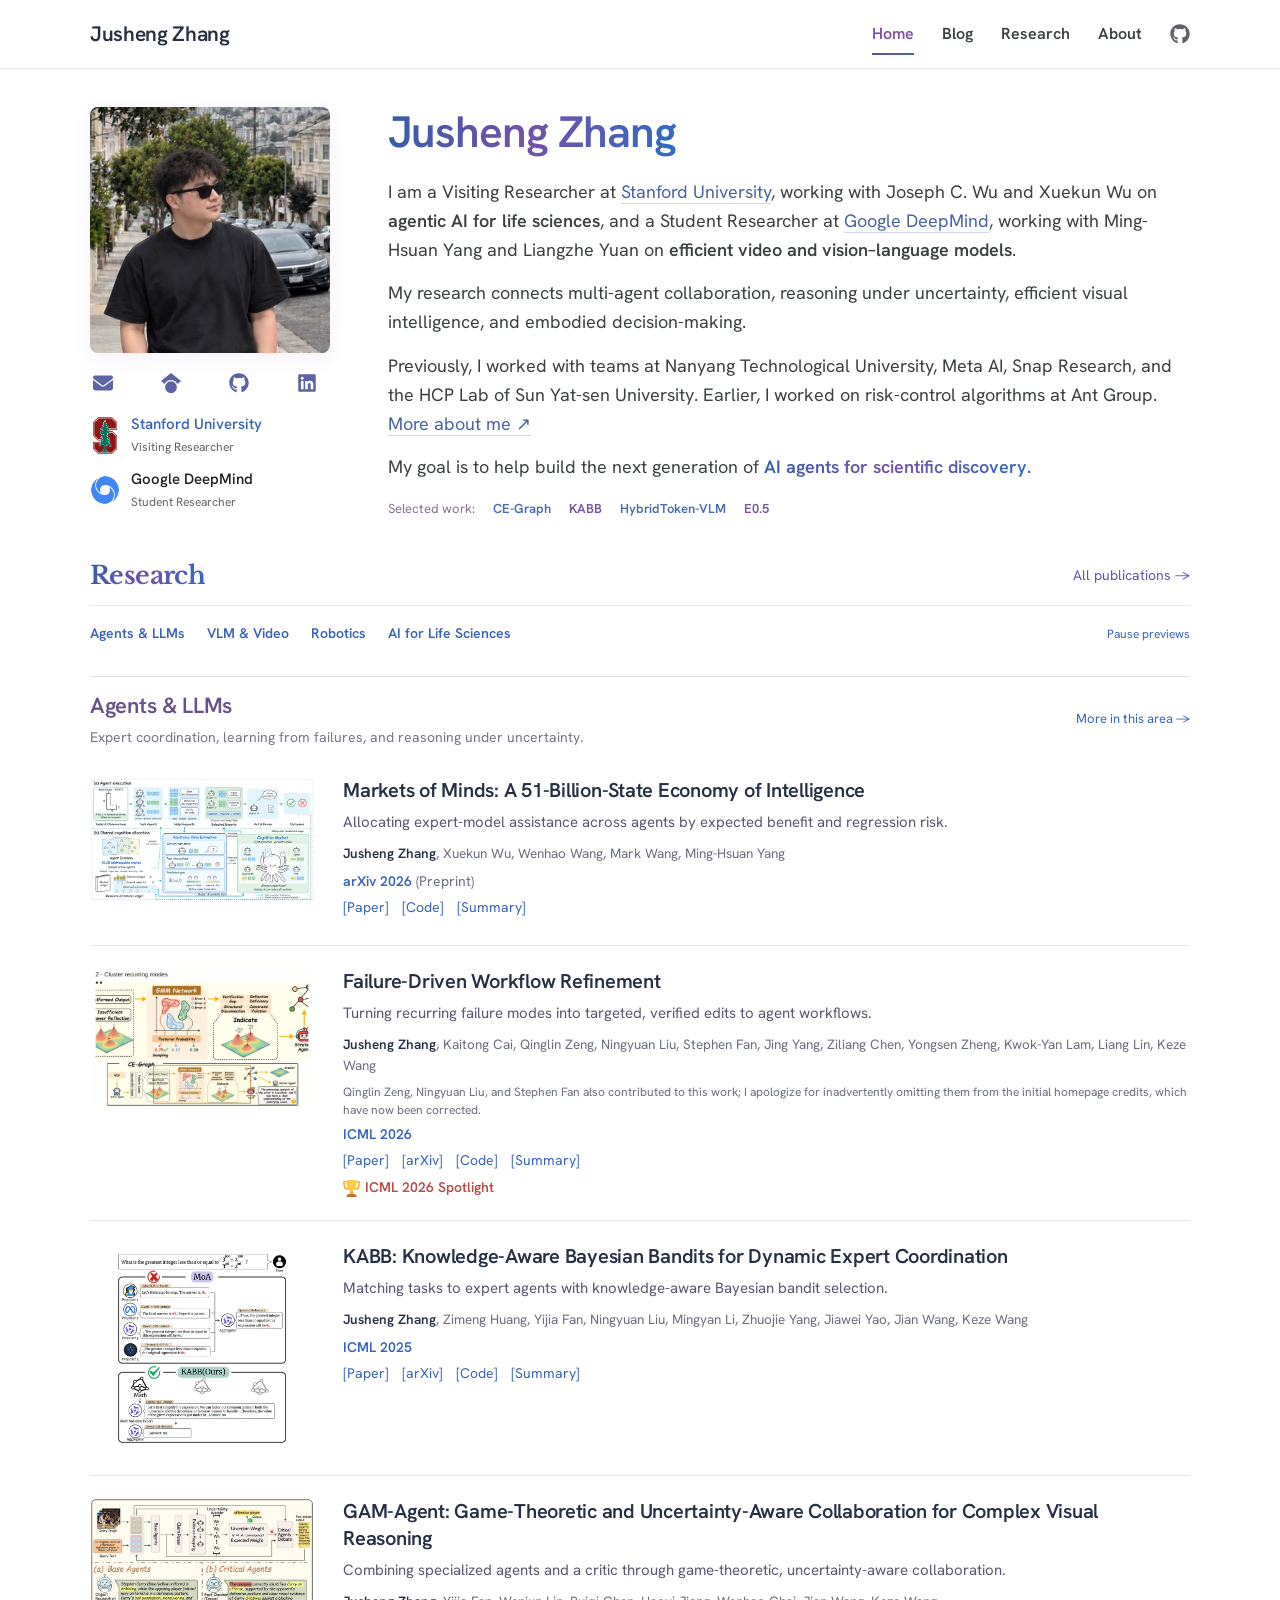
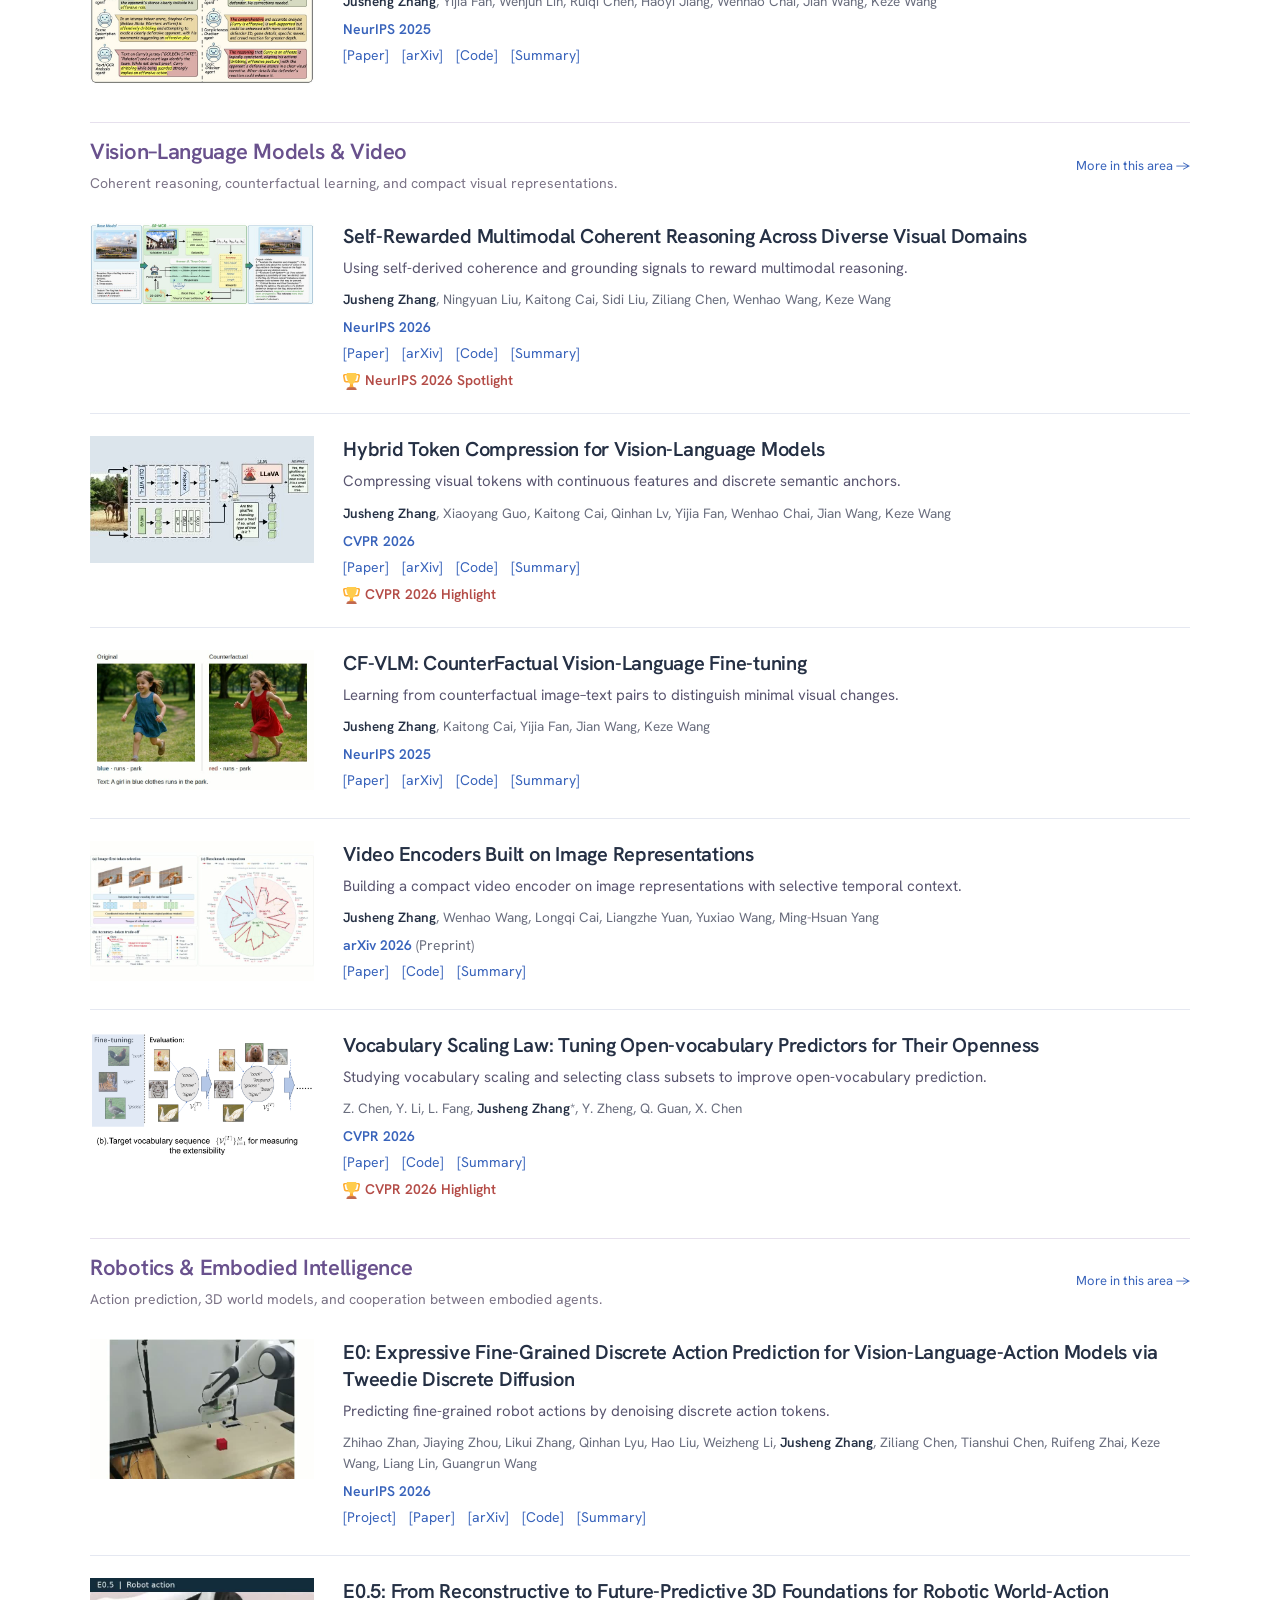
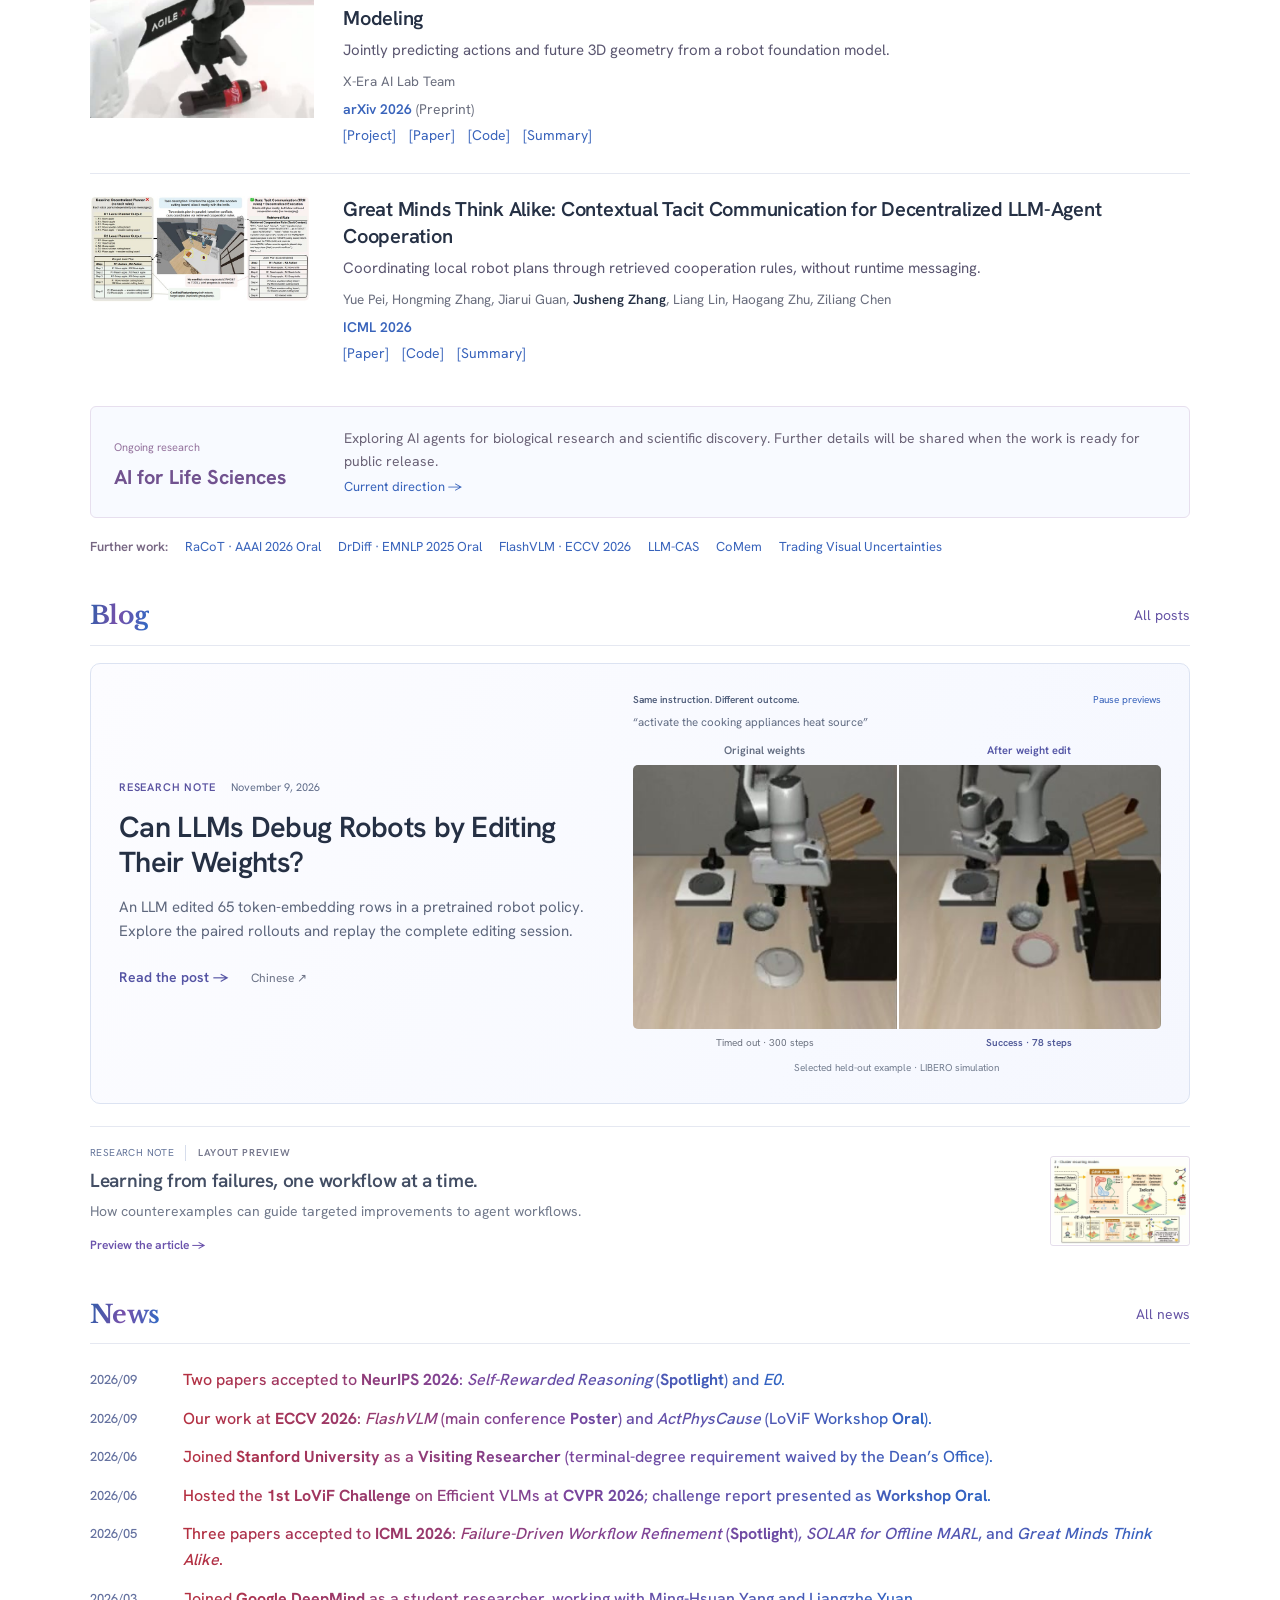
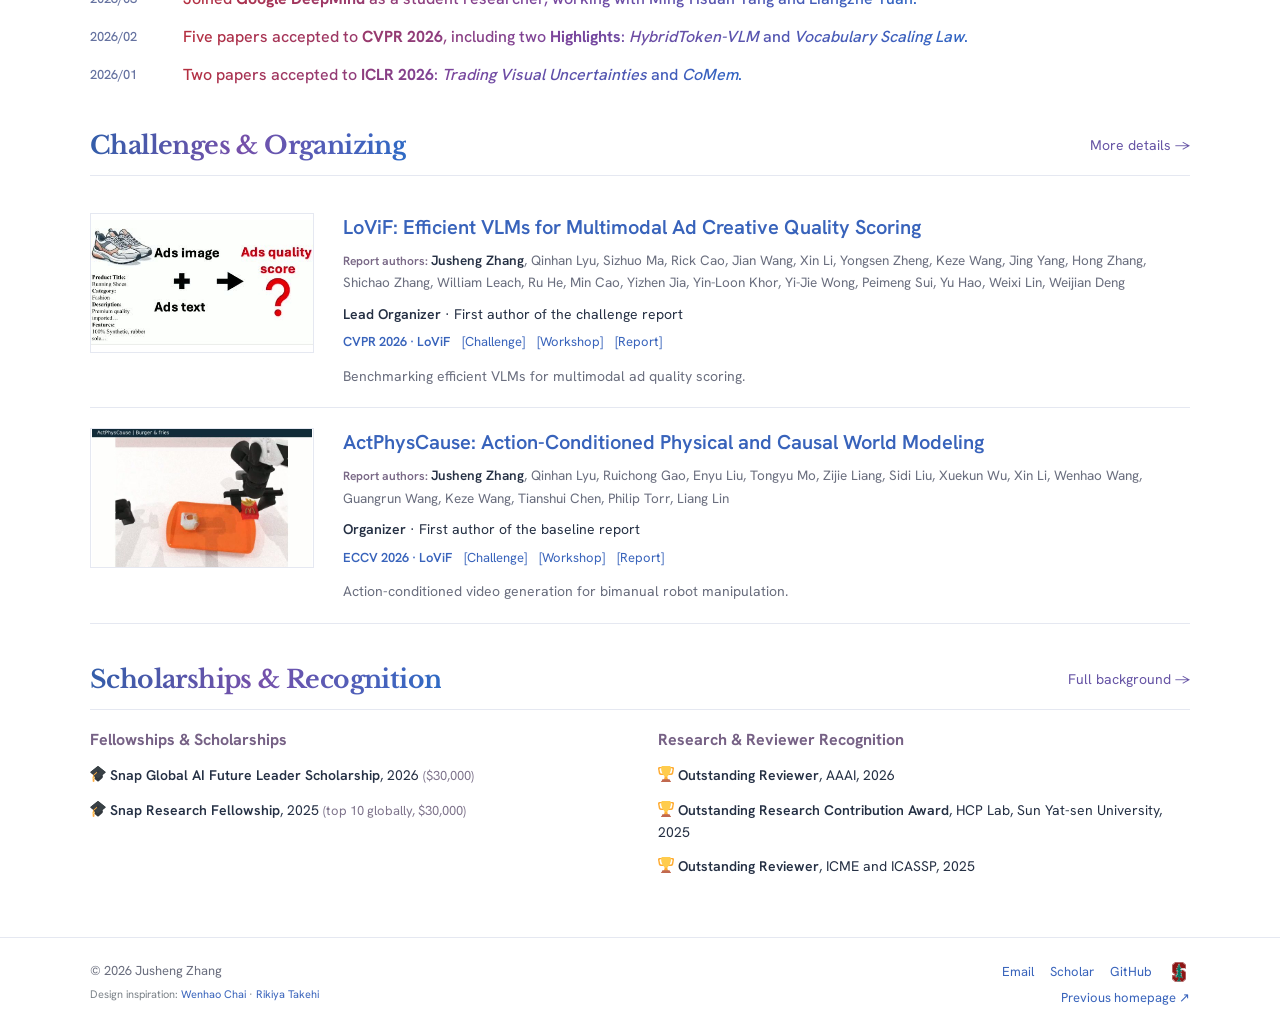
<file: index.html>
<!doctype html>
<html lang="en"><head><meta charset="utf-8"><meta name="viewport" content="width=device-width, initial-scale=1">
<meta name="robots" content="index, follow"><meta name="description" content="Jusheng Zhang — research on AI agents, multimodal intelligence, and scientific discovery.">
<link rel="canonical" href="https://jushengzhang.github.io/">
<meta name="theme-color" content="#ffffff"><title>Research &amp; writing · Jusheng Zhang</title>
<link rel="stylesheet" href="/style.css?v=b1797470d0"><script defer src="/site.js?v=6d56d5592b"></script><script defer src="/analytics.js?v=f3d20c3ef8"></script></head>
<body class="home-page"><a class="skip" href="#content">Skip to content</a>
<header class="site-header"><div class="shell header-inner"><a class="wordmark" href="/">Jusheng Zhang</a><nav class="nav" aria-label="Main navigation"><a href="/" aria-current="page">Home</a><a href="/posts/">Blog</a><a href="/research/">Research</a><a href="/about/">About</a><a class="nav-github" href="https://github.com/jushengzhang" aria-label="GitHub"><svg aria-hidden="true" focusable="false" viewbox="0 0 496 512" xmlns="http://www.w3.org/2000/svg"><!--! Font Awesome Free 6.7.2 by @fontawesome - https://fontawesome.com License - https://fontawesome.com/license/free (Icons: CC BY 4.0, Fonts: SIL OFL 1.1, Code: MIT License) Copyright 2024 Fonticons, Inc. --><path d="M165.9 397.4c0 2-2.3 3.6-5.2 3.6-3.3.3-5.6-1.3-5.6-3.6 0-2 2.3-3.6 5.2-3.6 3-.3 5.6 1.3 5.6 3.6zm-31.1-4.5c-.7 2 1.3 4.3 4.3 4.9 2.6 1 5.6 0 6.2-2s-1.3-4.3-4.3-5.2c-2.6-.7-5.5.3-6.2 2.3zm44.2-1.7c-2.9.7-4.9 2.6-4.6 4.9.3 2 2.9 3.3 5.9 2.6 2.9-.7 4.9-2.6 4.6-4.6-.3-1.9-3-3.2-5.9-2.9zM244.8 8C106.1 8 0 113.3 0 252c0 110.9 69.8 205.8 169.5 239.2 12.8 2.3 17.3-5.6 17.3-12.1 0-6.2-.3-40.4-.3-61.4 0 0-70 15-84.7-29.8 0 0-11.4-29.1-27.8-36.6 0 0-22.9-15.7 1.6-15.4 0 0 24.9 2 38.6 25.8 21.9 38.6 58.6 27.5 72.9 20.9 2.3-16 8.8-27.1 16-33.7-55.9-6.2-112.3-14.3-112.3-110.5 0-27.5 7.6-41.3 23.6-58.9-2.6-6.5-11.1-33.3 2.6-67.9 20.9-6.5 69 27 69 27 20-5.6 41.5-8.5 62.8-8.5s42.8 2.9 62.8 8.5c0 0 48.1-33.6 69-27 13.7 34.7 5.2 61.4 2.6 67.9 16 17.7 25.8 31.5 25.8 58.9 0 96.5-58.9 104.2-114.8 110.5 9.2 7.9 17 22.9 17 46.4 0 33.7-.3 75.4-.3 83.6 0 6.5 4.6 14.4 17.3 12.1C428.2 457.8 496 362.9 496 252 496 113.3 383.5 8 244.8 8zM97.2 352.9c-1.3 1-1 3.3.7 5.2 1.6 1.6 3.9 2.3 5.2 1 1.3-1 1-3.3-.7-5.2-1.6-1.6-3.9-2.3-5.2-1zm-10.8-8.1c-.7 1.3.3 2.9 2.3 3.9 1.6 1 3.6.7 4.3-.7.7-1.3-.3-2.9-2.3-3.9-2-.6-3.6-.3-4.3.7zm32.4 35.6c-1.6 1.3-1 4.3 1.3 6.2 2.3 2.3 5.2 2.6 6.5 1 1.3-1.3.7-4.3-1.3-6.2-2.2-2.3-5.2-2.6-6.5-1zm-11.4-14.7c-1.6 1-1.6 3.6 0 5.9 1.6 2.3 4.3 3.3 5.6 2.3 1.6-1.3 1.6-3.9 0-6.2-1.4-2.3-4-3.3-5.6-2z"></path></svg></a></nav></div></header>
<main id="content"><div class="shell"><section class="profile" id="home" aria-labelledby="home-title">
<aside class="profile-sidebar"><button class="profile-photo-frame figure-open" type="button" aria-label="View full portrait of Jusheng Zhang" data-full="/assets/photo.jpg" data-title="Jusheng Zhang"><img class="profile-photo" src="/assets/photo.jpg" width="1079" height="1458" alt="Portrait of Jusheng Zhang" fetchpriority="high"></button><div class="profile-social" aria-label="Personal links"><a href="mailto:jusheng@stanford.edu" aria-label="Email" title="Email"><svg aria-hidden="true" focusable="false" viewbox="0 0 512 512" xmlns="http://www.w3.org/2000/svg"><!--! Font Awesome Free 6.7.2 by @fontawesome - https://fontawesome.com License - https://fontawesome.com/license/free (Icons: CC BY 4.0, Fonts: SIL OFL 1.1, Code: MIT License) Copyright 2024 Fonticons, Inc. --><path d="M48 64C21.5 64 0 85.5 0 112c0 15.1 7.1 29.3 19.2 38.4L236.8 313.6c11.4 8.5 27 8.5 38.4 0L492.8 150.4c12.1-9.1 19.2-23.3 19.2-38.4c0-26.5-21.5-48-48-48L48 64zM0 176L0 384c0 35.3 28.7 64 64 64l384 0c35.3 0 64-28.7 64-64l0-208L294.4 339.2c-22.8 17.1-54 17.1-76.8 0L0 176z"></path></svg></a><a href="https://scholar.google.com/citations?user=-EvMmxoAAAAJ" aria-label="Google Scholar" title="Google Scholar"><svg aria-hidden="true" focusable="false" viewbox="0 0 512 512" xmlns="http://www.w3.org/2000/svg"><!--! Font Awesome Free 6.7.2 by @fontawesome - https://fontawesome.com License - https://fontawesome.com/license/free (Icons: CC BY 4.0, Fonts: SIL OFL 1.1, Code: MIT License) Copyright 2024 Fonticons, Inc. --><path d="M390.9 298.5c0 0 0 .1 .1 .1c9.2 19.4 14.4 41.1 14.4 64C405.3 445.1 338.5 512 256 512s-149.3-66.9-149.3-149.3c0-22.9 5.2-44.6 14.4-64h0c1.7-3.6 3.6-7.2 5.6-10.7c4.4-7.6 9.4-14.7 15-21.3c27.4-32.6 68.5-53.3 114.4-53.3c33.6 0 64.6 11.1 89.6 29.9c9.1 6.9 17.4 14.7 24.8 23.5c5.6 6.6 10.6 13.8 15 21.3c2 3.4 3.8 7 5.5 10.5zm26.4-18.8c-30.1-58.4-91-98.4-161.3-98.4s-131.2 40-161.3 98.4L0 202.7 256 0 512 202.7l-94.7 77.1z"></path></svg></a><a href="https://github.com/jushengzhang" aria-label="GitHub" title="GitHub"><svg aria-hidden="true" focusable="false" viewbox="0 0 496 512" xmlns="http://www.w3.org/2000/svg"><!--! Font Awesome Free 6.7.2 by @fontawesome - https://fontawesome.com License - https://fontawesome.com/license/free (Icons: CC BY 4.0, Fonts: SIL OFL 1.1, Code: MIT License) Copyright 2024 Fonticons, Inc. --><path d="M165.9 397.4c0 2-2.3 3.6-5.2 3.6-3.3.3-5.6-1.3-5.6-3.6 0-2 2.3-3.6 5.2-3.6 3-.3 5.6 1.3 5.6 3.6zm-31.1-4.5c-.7 2 1.3 4.3 4.3 4.9 2.6 1 5.6 0 6.2-2s-1.3-4.3-4.3-5.2c-2.6-.7-5.5.3-6.2 2.3zm44.2-1.7c-2.9.7-4.9 2.6-4.6 4.9.3 2 2.9 3.3 5.9 2.6 2.9-.7 4.9-2.6 4.6-4.6-.3-1.9-3-3.2-5.9-2.9zM244.8 8C106.1 8 0 113.3 0 252c0 110.9 69.8 205.8 169.5 239.2 12.8 2.3 17.3-5.6 17.3-12.1 0-6.2-.3-40.4-.3-61.4 0 0-70 15-84.7-29.8 0 0-11.4-29.1-27.8-36.6 0 0-22.9-15.7 1.6-15.4 0 0 24.9 2 38.6 25.8 21.9 38.6 58.6 27.5 72.9 20.9 2.3-16 8.8-27.1 16-33.7-55.9-6.2-112.3-14.3-112.3-110.5 0-27.5 7.6-41.3 23.6-58.9-2.6-6.5-11.1-33.3 2.6-67.9 20.9-6.5 69 27 69 27 20-5.6 41.5-8.5 62.8-8.5s42.8 2.9 62.8 8.5c0 0 48.1-33.6 69-27 13.7 34.7 5.2 61.4 2.6 67.9 16 17.7 25.8 31.5 25.8 58.9 0 96.5-58.9 104.2-114.8 110.5 9.2 7.9 17 22.9 17 46.4 0 33.7-.3 75.4-.3 83.6 0 6.5 4.6 14.4 17.3 12.1C428.2 457.8 496 362.9 496 252 496 113.3 383.5 8 244.8 8zM97.2 352.9c-1.3 1-1 3.3.7 5.2 1.6 1.6 3.9 2.3 5.2 1 1.3-1 1-3.3-.7-5.2-1.6-1.6-3.9-2.3-5.2-1zm-10.8-8.1c-.7 1.3.3 2.9 2.3 3.9 1.6 1 3.6.7 4.3-.7.7-1.3-.3-2.9-2.3-3.9-2-.6-3.6-.3-4.3.7zm32.4 35.6c-1.6 1.3-1 4.3 1.3 6.2 2.3 2.3 5.2 2.6 6.5 1 1.3-1.3.7-4.3-1.3-6.2-2.2-2.3-5.2-2.6-6.5-1zm-11.4-14.7c-1.6 1-1.6 3.6 0 5.9 1.6 2.3 4.3 3.3 5.6 2.3 1.6-1.3 1.6-3.9 0-6.2-1.4-2.3-4-3.3-5.6-2z"></path></svg></a><a href="https://www.linkedin.com/in/%E5%B7%A8%E5%A3%B0-%E5%BC%A0-50510b1b8/" aria-label="LinkedIn" title="LinkedIn"><svg aria-hidden="true" focusable="false" viewbox="0 0 448 512" xmlns="http://www.w3.org/2000/svg"><!--! Font Awesome Free 6.7.2 by @fontawesome - https://fontawesome.com License - https://fontawesome.com/license/free (Icons: CC BY 4.0, Fonts: SIL OFL 1.1, Code: MIT License) Copyright 2024 Fonticons, Inc. --><path d="M416 32H31.9C14.3 32 0 46.5 0 64.3v383.4C0 465.5 14.3 480 31.9 480H416c17.6 0 32-14.5 32-32.3V64.3c0-17.8-14.4-32.3-32-32.3zM135.4 416H69V202.2h66.5V416zm-33.2-243c-21.3 0-38.5-17.3-38.5-38.5S80.9 96 102.2 96c21.2 0 38.5 17.3 38.5 38.5 0 21.3-17.2 38.5-38.5 38.5zm282.1 243h-66.4V312c0-24.8-.5-56.7-34.5-56.7-34.6 0-39.9 27-39.9 54.9V416h-66.4V202.2h63.7v29.2h.9c8.9-16.8 30.6-34.5 62.9-34.5 67.2 0 79.7 44.3 79.7 101.9V416z"></path></svg></a></div><div class="affiliations"><a class="affiliation affiliation-profile" href="https://profiles.stanford.edu/jusheng-zhang" aria-label="Jusheng Zhang on Stanford Profiles" title="View my Stanford Profile"><img src="/assets/logo-stanford.png" alt="" width="35" height="43"><div><strong class="affiliation-name">Stanford University</strong><span>Visiting Researcher</span></div></a><div class="affiliation"><img src="/assets/logo-gdm.png" alt="Google DeepMind" width="35" height="35"><div><a href="https://deepmind.google/">Google DeepMind</a><span>Student Researcher</span></div></div></div></aside>
<div class="profile-copy"><h1 id="home-title">Jusheng Zhang</h1><p>I am a Visiting Researcher at <a href="https://www.stanford.edu/">Stanford University</a>, working with Joseph C. Wu and Xuekun Wu on <strong>agentic AI for life sciences</strong>, and a Student Researcher at <a href="https://deepmind.google/">Google DeepMind</a>, working with Ming-Hsuan Yang and Liangzhe Yuan on <strong>efficient video and vision–language models</strong>.</p><p>My research connects multi-agent collaboration, reasoning under uncertainty, efficient visual intelligence, and embodied decision-making.</p><p>Previously, I worked with teams at Nanyang Technological University, Meta AI, Snap Research, and the HCP Lab of Sun Yat-sen University. Earlier, I worked on risk-control algorithms at Ant Group. <a href="/about/">More about me ↗</a></p><p>My goal is to help build the next generation of <strong>AI agents for scientific discovery.</strong></p><nav class="research-topics" aria-label="Selected work"><span>Selected work:</span><a href="#pub-c1">CE-Graph</a><a href="#pub-c6">KABB</a><a href="#pub-c11">HybridToken-VLM</a><a href="#pub-m3">E0.5</a></nav></div></section>
<section class="page-section home-research" id="research" aria-labelledby="selected-title">
<div class="section-heading"><h2 id="selected-title">Research</h2><a class="subtle-link" href="/research/">All publications →</a></div>
<div class="research-jump"><nav aria-label="Explore featured research"><a href="#research-agents">Agents &amp; LLMs</a><a href="#research-vlm">VLM &amp; Video</a><a href="#research-robotics">Robotics</a><a href="#science">AI for Life Sciences</a></nav><button class="text-button" type="button" data-motion-toggle aria-pressed="false">Pause previews</button></div>
<section class="research-domain" id="research-agents" aria-labelledby="heading-agents">
    <header class="domain-heading"><div><h3 id="heading-agents">Agents &amp; LLMs</h3><p>Expert coordination, learning from failures, and reasoning under uncertainty.</p></div><a href="/research/?topic=agents">More in this area →</a></header>
    <ul class="pubs"><li class="pub" data-domain="agents" data-hl="0" id="pub-m4"><div class="fig"><button aria-label="Enlarge figure for Markets of Minds: A 51-Billion-State Economy of Intelligence" class="figure-open" data-caption="Markets of Minds: task execution, pre-execution value estimation, expert allocation, and resource accounting." data-full="/assets/m4-full.jpg" data-paper="https://arxiv.org/abs/2610.32190" data-source="https://arxiv.org/pdf/2610.32190#page=4" data-source-label="Original figure ↗" data-title="Markets of Minds: A 51-Billion-State Economy of Intelligence" type="button"><img alt="Markets of Minds: A 51-Billion-State Economy of Intelligence — research figure" decoding="async" height="892" loading="lazy" src="/assets/m4.jpg" width="1600"/></button></div><div class="body"><h4 class="title"><a href="https://arxiv.org/abs/2610.32190">Markets of Minds: A 51-Billion-State Economy of Intelligence</a></h4><p class="research-takeaway">Allocating expert-model assistance across agents by expected benefit and regression risk.</p><p class="authors"><b>Jusheng Zhang</b>, Xuekun Wu, Wenhao Wang, Mark Wang, Ming-Hsuan Yang</p><p class="venue"><b><a href="https://arxiv.org/abs/2610.32190">arXiv 2026</a></b> <span class="status">(Preprint)</span></p><p class="pub-links"><a href="https://arxiv.org/abs/2610.32190">[Paper]</a> <span class="code-label">[Code]</span> <button aria-controls="summary-m4" aria-expanded="false" class="summary-toggle" type="button">[Summary]</button></p><p class="summary" hidden="" id="summary-m4">Treats expert-model assistance across a population of agents as a constrained allocation problem, scoring each agent-service pair by expected gain minus regression risk before any expert output is observed.</p></div></li><li class="pub" data-domain="agents" data-hl="1" id="pub-c1"><div class="fig motion-figure"><button aria-label="Enlarge figure for Failure-Driven Workflow Refinement" class="figure-open" data-caption="CE-Graph: converting execution failures into signatures, recurring failure modes, and targeted workflow edits." data-full="/assets/c1-full.jpg" data-paper="https://arxiv.org/html/2510.10035" data-preview-caption="Original CE-Graph Figure 2: failure signatures, recurring failure modes, and targeted Propose-and-Verify graph edits. The upper view enlarges each region while the original workflow overview remains visible below. All graphics are from the paper." data-preview-source="https://arxiv.org/html/2510.10035v1" data-source="https://arxiv.org/html/2510.10035v1/main_flow.png" data-source-label="Original figure ↗" data-title="Failure-Driven Workflow Refinement" type="button"><img alt="Failure-Driven Workflow Refinement — animated preview" class="motion-poster" decoding="async" height="400" loading="lazy" src="/assets/c1-poster.jpg" width="640"/><video aria-hidden="true" class="paper-motion" data-src="/assets/preview-c1.mp4" disablepictureinpicture="" loop="" muted="" playsinline="" poster="/assets/c1-poster.jpg" preload="none"></video></button></div><div class="body"><h4 class="title"><span class="fire"><svg aria-hidden="true" class="inline-icon" viewbox="0 0 36 36" xmlns="http://www.w3.org/2000/svg"><path d="M35 19c0-2.062-.367-4.039-1.04-5.868-.46 5.389-3.333 8.157-6.335 6.868-2.812-1.208-.917-5.917-.777-8.164.236-3.809-.012-8.169-6.931-11.794 2.875 5.5.333 8.917-2.333 9.125-2.958.231-5.667-2.542-4.667-7.042-3.238 2.386-3.332 6.402-2.333 9 1.042 2.708-.042 4.958-2.583 5.208-2.84.28-4.418-3.041-2.963-8.333C2.52 10.965 1 14.805 1 19c0 9.389 7.611 17 17 17s17-7.611 17-17z" fill="#F4900C"></path><path d="M28.394 23.999c.148 3.084-2.561 4.293-4.019 3.709-2.106-.843-1.541-2.291-2.083-5.291s-2.625-5.083-5.708-6c2.25 6.333-1.247 8.667-3.08 9.084-1.872.426-3.753-.001-3.968-4.007C7.352 23.668 6 26.676 6 30c0 .368.023.73.055 1.09C9.125 34.124 13.342 36 18 36s8.875-1.876 11.945-4.91c.032-.36.055-.722.055-1.09 0-2.187-.584-4.236-1.606-6.001z" fill="#FFCC4D"></path></svg></span><a href="https://openreview.net/forum?id=GbYHY1RVUa">Failure-Driven Workflow Refinement</a></h4><p class="research-takeaway">Turning recurring failure modes into targeted, verified edits to agent workflows.</p><p class="authors"><b>Jusheng Zhang</b>, Kaitong Cai, Qinglin Zeng, Ningyuan Liu, Stephen Fan, Jing Yang, Ziliang Chen, Yongsen Zheng, Kwok-Yan Lam, Liang Lin, Keze Wang</p><p class="author-note">Qinglin Zeng, Ningyuan Liu, and Stephen Fan also contributed to this work; I apologize for inadvertently omitting them from the initial homepage credits, which have now been corrected.</p><p class="venue"><b><a href="https://openreview.net/forum?id=GbYHY1RVUa">ICML 2026</a></b></p><p class="pub-links"><a href="https://openreview.net/forum?id=GbYHY1RVUa">[Paper]</a> <a href="https://arxiv.org/abs/2510.10035">[arXiv]</a> <a href="https://github.com/jushengzhang/CE-Graph">[Code]</a> <button aria-controls="summary-c1" aria-expanded="false" class="summary-toggle" type="button">[Summary]</button></p><p class="award"><svg aria-hidden="true" class="inline-icon" viewbox="0 0 36 36" xmlns="http://www.w3.org/2000/svg"><path d="M5.123 5h6C12.227 5 13 4.896 13 6V4c0-1.104-.773-2-1.877-2h-8c-2 0-3.583 2.125-3 5 0 0 1.791 9.375 1.917 9.958C2.373 18.5 4.164 20 6.081 20h6.958c1.105 0-.039-1.896-.039-3v-2c0 1.104-.773 2-1.877 2h-4c-1.104 0-1.833-1.042-2-2S3.539 7.667 3.539 7.667C3.206 5.75 4.018 5 5.123 5zm25.812 0h-6C23.831 5 22 4.896 22 6V4c0-1.104 1.831-2 2.935-2h8c2 0 3.584 2.125 3 5 0 0-1.633 9.419-1.771 10-.354 1.5-2.042 3-4 3h-7.146C21.914 20 22 18.104 22 17v-2c0 1.104 1.831 2 2.935 2h4c1.104 0 1.834-1.042 2-2s1.584-7.333 1.584-7.333C32.851 5.75 32.04 5 30.935 5zM20.832 22c0-6.958-2.709 0-2.709 0s-3-6.958-3 0-3.291 10-3.291 10h12.292c-.001 0-3.292-3.042-3.292-10z" fill="#FFAC33"></path><path d="M29.123 6.577c0 6.775-6.77 18.192-11 18.192-4.231 0-11-11.417-11-18.192 0-5.195 1-6.319 3-6.319 1.374 0 6.025-.027 8-.027l7-.001c2.917-.001 4 .684 4 6.347z" fill="#FFCC4D"></path><path d="M27 33c0 1.104.227 2-.877 2h-16C9.018 35 9 34.104 9 33v-1c0-1.104 1.164-2 2.206-2h13.917c1.042 0 1.877.896 1.877 2v1z" fill="#C1694F"></path><path d="M29 34.625c0 .76.165 1.375-1.252 1.375H8.498C7.206 36 7 35.385 7 34.625v-.25C7 33.615 7.738 33 8.498 33h19.25c.759 0 1.252.615 1.252 1.375v.25z" fill="#C1694F"></path></svg>ICML 2026 Spotlight</p><p class="summary" hidden="" id="summary-c1">Reframes LLM workflow optimization as reducing a workflow's expected failure mass: CE-Graph clusters counterexamples into failure modes and applies verified graph edits that shrink them.</p></div></li><li class="pub" data-domain="agents" data-hl="1" id="pub-c6"><div class="fig"><button aria-label="Enlarge figure for KABB: Knowledge-Aware Bayesian Bandits for Dynamic Expert Coordination" class="figure-open" data-caption="Original paper figure: MoA aggregates conflicting proposals into 81 (incorrect); KABB uses knowledge-aware expert selection to obtain 80 (correct) on the same mathematical case." data-full="/assets/c6-paper-case-original-full.jpg" data-paper="https://arxiv.org/html/2502.07350" data-source="https://arxiv.org/html/2502.07350v2/Frame_396.png" data-source-label="Original figure ↗" data-title="KABB: Knowledge-Aware Bayesian Bandits for Dynamic Expert Coordination" type="button"><img alt="KABB: Knowledge-Aware Bayesian Bandits for Dynamic Expert Coordination — research figure" decoding="async" height="1627" loading="lazy" src="/assets/c6-paper-case-original.jpg" width="1442"/></button></div><div class="body"><h4 class="title"><span class="fire"><svg aria-hidden="true" class="inline-icon" viewbox="0 0 36 36" xmlns="http://www.w3.org/2000/svg"><path d="M35 19c0-2.062-.367-4.039-1.04-5.868-.46 5.389-3.333 8.157-6.335 6.868-2.812-1.208-.917-5.917-.777-8.164.236-3.809-.012-8.169-6.931-11.794 2.875 5.5.333 8.917-2.333 9.125-2.958.231-5.667-2.542-4.667-7.042-3.238 2.386-3.332 6.402-2.333 9 1.042 2.708-.042 4.958-2.583 5.208-2.84.28-4.418-3.041-2.963-8.333C2.52 10.965 1 14.805 1 19c0 9.389 7.611 17 17 17s17-7.611 17-17z" fill="#F4900C"></path><path d="M28.394 23.999c.148 3.084-2.561 4.293-4.019 3.709-2.106-.843-1.541-2.291-2.083-5.291s-2.625-5.083-5.708-6c2.25 6.333-1.247 8.667-3.08 9.084-1.872.426-3.753-.001-3.968-4.007C7.352 23.668 6 26.676 6 30c0 .368.023.73.055 1.09C9.125 34.124 13.342 36 18 36s8.875-1.876 11.945-4.91c.032-.36.055-.722.055-1.09 0-2.187-.584-4.236-1.606-6.001z" fill="#FFCC4D"></path></svg></span><a href="https://proceedings.mlr.press/v267/zhang25aa.html">KABB: Knowledge-Aware Bayesian Bandits for Dynamic Expert Coordination</a></h4><p class="research-takeaway">Matching tasks to expert agents with knowledge-aware Bayesian bandit selection.</p><p class="authors"><b>Jusheng Zhang</b>, Zimeng Huang, Yijia Fan, Ningyuan Liu, Mingyan Li, Zhuojie Yang, Jiawei Yao, Jian Wang, Keze Wang</p><p class="venue"><b><a href="https://proceedings.mlr.press/v267/zhang25aa.html">ICML 2025</a></b></p><p class="pub-links"><a href="https://proceedings.mlr.press/v267/zhang25aa.html">[Paper]</a> <a href="https://arxiv.org/abs/2502.07350">[arXiv]</a> <a href="https://github.com/HCP-AI-Research-Lab/KABB">[Code]</a> <button aria-controls="summary-c6" aria-expanded="false" class="summary-toggle" type="button">[Summary]</button></p><p class="summary" hidden="" id="summary-c6">KABB selects which expert agents to use for a task via Thompson Sampling guided by a semantic knowledge-distance model, with dual adaptation that keeps expert representations current.</p></div></li><li class="pub" data-domain="agents" data-hl="1" id="pub-c5"><div class="fig"><button aria-label="Enlarge figure for GAM-Agent: Game-Theoretic and Uncertainty-Aware Collaboration for Complex Visual Reasoning" class="figure-open" data-caption="GAM-Agent: base-agent reasoning, evidence mapping, uncertainty assessment, and critic-guided collaboration." data-full="/assets/c5-full.jpg" data-paper="https://arxiv.org/html/2505.23399" data-source="https://arxiv.org/html/2505.23399v2/pipeline.png" data-source-label="Original figure ↗" data-title="GAM-Agent: Game-Theoretic and Uncertainty-Aware Collaboration for Complex Visual Reasoning" type="button"><img alt="GAM-Agent: Game-Theoretic and Uncertainty-Aware Collaboration for Complex Visual Reasoning — research figure" decoding="async" height="1500" loading="lazy" src="/assets/c5.jpg" width="1800"/></button></div><div class="body"><h4 class="title"><span class="fire"><svg aria-hidden="true" class="inline-icon" viewbox="0 0 36 36" xmlns="http://www.w3.org/2000/svg"><path d="M35 19c0-2.062-.367-4.039-1.04-5.868-.46 5.389-3.333 8.157-6.335 6.868-2.812-1.208-.917-5.917-.777-8.164.236-3.809-.012-8.169-6.931-11.794 2.875 5.5.333 8.917-2.333 9.125-2.958.231-5.667-2.542-4.667-7.042-3.238 2.386-3.332 6.402-2.333 9 1.042 2.708-.042 4.958-2.583 5.208-2.84.28-4.418-3.041-2.963-8.333C2.52 10.965 1 14.805 1 19c0 9.389 7.611 17 17 17s17-7.611 17-17z" fill="#F4900C"></path><path d="M28.394 23.999c.148 3.084-2.561 4.293-4.019 3.709-2.106-.843-1.541-2.291-2.083-5.291s-2.625-5.083-5.708-6c2.25 6.333-1.247 8.667-3.08 9.084-1.872.426-3.753-.001-3.968-4.007C7.352 23.668 6 26.676 6 30c0 .368.023.73.055 1.09C9.125 34.124 13.342 36 18 36s8.875-1.876 11.945-4.91c.032-.36.055-.722.055-1.09 0-2.187-.584-4.236-1.606-6.001z" fill="#FFCC4D"></path></svg></span><a href="https://proceedings.neurips.cc/paper_files/paper/2025/hash/d38512ba4121046784528ad9984af74a-Abstract-Conference.html">GAM-Agent: Game-Theoretic and Uncertainty-Aware Collaboration for Complex Visual Reasoning</a></h4><p class="research-takeaway">Combining specialized agents and a critic through game-theoretic, uncertainty-aware collaboration.</p><p class="authors"><b>Jusheng Zhang</b>, Yijia Fan, Wenjun Lin, Ruiqi Chen, Haoyi Jiang, Wenhao Chai, Jian Wang, Keze Wang</p><p class="venue"><b><a href="https://proceedings.neurips.cc/paper_files/paper/2025/hash/d38512ba4121046784528ad9984af74a-Abstract-Conference.html">NeurIPS 2025</a></b></p><p class="pub-links"><a href="https://proceedings.neurips.cc/paper_files/paper/2025/hash/d38512ba4121046784528ad9984af74a-Abstract-Conference.html">[Paper]</a> <a href="https://arxiv.org/abs/2505.23399">[arXiv]</a> <a href="https://github.com/jushengzhang/Gam-Agent">[Code]</a> <button aria-controls="summary-c5" aria-expanded="false" class="summary-toggle" type="button">[Summary]</button></p><p class="summary" hidden="" id="summary-c5">Base agents handle visual sub-tasks while a critic agent checks consistency; modeled as a non-zero-sum game, they exchange claims and uncertainties and debate when they disagree.</p></div></li></ul></section><section class="research-domain" id="research-vlm" aria-labelledby="heading-vlm">
    <header class="domain-heading"><div><h3 id="heading-vlm">Vision–Language Models &amp; Video</h3><p>Coherent reasoning, counterfactual learning, and compact visual representations.</p></div><a href="/research/?topic=vlm">More in this area →</a></header>
    <ul class="pubs"><li class="pub" data-domain="vlm" data-hl="1" id="pub-c2"><div class="fig"><button aria-label="Enlarge figure for Self-Rewarded Multimodal Coherent Reasoning Across Diverse Visual Domains" class="figure-open" data-caption="SR-MCR: multimodal reasoning with process-level self-rewards and reliability-aware policy updates." data-full="/assets/c2-full.jpg" data-paper="https://arxiv.org/html/2512.22545" data-source="https://arxiv.org/html/2512.22545v1/main.png" data-source-label="Original figure ↗" data-title="Self-Rewarded Multimodal Coherent Reasoning Across Diverse Visual Domains" type="button"><img alt="Self-Rewarded Multimodal Coherent Reasoning Across Diverse Visual Domains — research figure" decoding="async" height="660" loading="lazy" src="/assets/c2.jpg" width="1800"/></button></div><div class="body"><h4 class="title"><span class="fire"><svg aria-hidden="true" class="inline-icon" viewbox="0 0 36 36" xmlns="http://www.w3.org/2000/svg"><path d="M35 19c0-2.062-.367-4.039-1.04-5.868-.46 5.389-3.333 8.157-6.335 6.868-2.812-1.208-.917-5.917-.777-8.164.236-3.809-.012-8.169-6.931-11.794 2.875 5.5.333 8.917-2.333 9.125-2.958.231-5.667-2.542-4.667-7.042-3.238 2.386-3.332 6.402-2.333 9 1.042 2.708-.042 4.958-2.583 5.208-2.84.28-4.418-3.041-2.963-8.333C2.52 10.965 1 14.805 1 19c0 9.389 7.611 17 17 17s17-7.611 17-17z" fill="#F4900C"></path><path d="M28.394 23.999c.148 3.084-2.561 4.293-4.019 3.709-2.106-.843-1.541-2.291-2.083-5.291s-2.625-5.083-5.708-6c2.25 6.333-1.247 8.667-3.08 9.084-1.872.426-3.753-.001-3.968-4.007C7.352 23.668 6 26.676 6 30c0 .368.023.73.055 1.09C9.125 34.124 13.342 36 18 36s8.875-1.876 11.945-4.91c.032-.36.055-.722.055-1.09 0-2.187-.584-4.236-1.606-6.001z" fill="#FFCC4D"></path></svg></span><a href="https://neurips.cc/virtual/2026/poster/149029">Self-Rewarded Multimodal Coherent Reasoning Across Diverse Visual Domains</a></h4><p class="research-takeaway">Using self-derived coherence and grounding signals to reward multimodal reasoning.</p><p class="authors"><b>Jusheng Zhang</b>, Ningyuan Liu, Kaitong Cai, Sidi Liu, Ziliang Chen, Wenhao Wang, Keze Wang</p><p class="venue"><b><a href="https://neurips.cc/virtual/2026/poster/149029">NeurIPS 2026</a></b></p><p class="pub-links"><a href="https://neurips.cc/virtual/2026/poster/149029">[Paper]</a> <a href="https://arxiv.org/abs/2512.22545">[arXiv]</a> <span class="code-label">[Code]</span> <button aria-controls="summary-c2" aria-expanded="false" class="summary-toggle" type="button">[Summary]</button></p><p class="award"><svg aria-hidden="true" class="inline-icon" viewbox="0 0 36 36" xmlns="http://www.w3.org/2000/svg"><path d="M5.123 5h6C12.227 5 13 4.896 13 6V4c0-1.104-.773-2-1.877-2h-8c-2 0-3.583 2.125-3 5 0 0 1.791 9.375 1.917 9.958C2.373 18.5 4.164 20 6.081 20h6.958c1.105 0-.039-1.896-.039-3v-2c0 1.104-.773 2-1.877 2h-4c-1.104 0-1.833-1.042-2-2S3.539 7.667 3.539 7.667C3.206 5.75 4.018 5 5.123 5zm25.812 0h-6C23.831 5 22 4.896 22 6V4c0-1.104 1.831-2 2.935-2h8c2 0 3.584 2.125 3 5 0 0-1.633 9.419-1.771 10-.354 1.5-2.042 3-4 3h-7.146C21.914 20 22 18.104 22 17v-2c0 1.104 1.831 2 2.935 2h4c1.104 0 1.834-1.042 2-2s1.584-7.333 1.584-7.333C32.851 5.75 32.04 5 30.935 5zM20.832 22c0-6.958-2.709 0-2.709 0s-3-6.958-3 0-3.291 10-3.291 10h12.292c-.001 0-3.292-3.042-3.292-10z" fill="#FFAC33"></path><path d="M29.123 6.577c0 6.775-6.77 18.192-11 18.192-4.231 0-11-11.417-11-18.192 0-5.195 1-6.319 3-6.319 1.374 0 6.025-.027 8-.027l7-.001c2.917-.001 4 .684 4 6.347z" fill="#FFCC4D"></path><path d="M27 33c0 1.104.227 2-.877 2h-16C9.018 35 9 34.104 9 33v-1c0-1.104 1.164-2 2.206-2h13.917c1.042 0 1.877.896 1.877 2v1z" fill="#C1694F"></path><path d="M29 34.625c0 .76.165 1.375-1.252 1.375H8.498C7.206 36 7 35.385 7 34.625v-.25C7 33.615 7.738 33 8.498 33h19.25c.759 0 1.252.615 1.252 1.375v.25z" fill="#C1694F"></path></svg>NeurIPS 2026 Spotlight</p><p class="summary" hidden="" id="summary-c2">A label-free reinforcement learning framework that rewards multimodal LLM reasoning chains using five self-derived coherence and grounding signals, improving accuracy and step consistency without a critic.</p></div></li><li class="pub" data-domain="vlm" data-hl="1" id="pub-c11"><div class="fig motion-figure"><button aria-label="Enlarge figure for Hybrid Token Compression for Vision-Language Models" class="figure-open" data-caption="HybridToken-VLM: continuous visual features and discrete semantic anchors share a compact token bottleneck." data-full="/assets/c11-full.jpg" data-paper="https://openaccess.thecvf.com/content/CVPR2026/papers/Zhang_Hybrid_Token_Compression_for_Vision-Language_Models_CVPR_2026_paper.pdf" data-preview-caption="Token-compression method animation hosted on coauthor Jian Wang’s homepage. The paper title and publication entry retain the original Hybrid Token Compression work." data-preview-source="https://jianwang-cmu.github.io/" data-source="https://raw.githubusercontent.com/jushengzhang/HybridToken-VLM/main/assets/pipeline.png" data-source-label="Original figure ↗" data-title="Hybrid Token Compression for Vision-Language Models" type="button"><img alt="Hybrid Token Compression for Vision-Language Models — animated preview" class="motion-poster" decoding="async" height="400" loading="lazy" src="/assets/c11-poster.jpg" width="640"/><video aria-hidden="true" class="paper-motion" data-src="/assets/preview-c11.mp4" disablepictureinpicture="" loop="" muted="" playsinline="" poster="/assets/c11-poster.jpg" preload="none"></video></button></div><div class="body"><h4 class="title"><span class="fire"><svg aria-hidden="true" class="inline-icon" viewbox="0 0 36 36" xmlns="http://www.w3.org/2000/svg"><path d="M35 19c0-2.062-.367-4.039-1.04-5.868-.46 5.389-3.333 8.157-6.335 6.868-2.812-1.208-.917-5.917-.777-8.164.236-3.809-.012-8.169-6.931-11.794 2.875 5.5.333 8.917-2.333 9.125-2.958.231-5.667-2.542-4.667-7.042-3.238 2.386-3.332 6.402-2.333 9 1.042 2.708-.042 4.958-2.583 5.208-2.84.28-4.418-3.041-2.963-8.333C2.52 10.965 1 14.805 1 19c0 9.389 7.611 17 17 17s17-7.611 17-17z" fill="#F4900C"></path><path d="M28.394 23.999c.148 3.084-2.561 4.293-4.019 3.709-2.106-.843-1.541-2.291-2.083-5.291s-2.625-5.083-5.708-6c2.25 6.333-1.247 8.667-3.08 9.084-1.872.426-3.753-.001-3.968-4.007C7.352 23.668 6 26.676 6 30c0 .368.023.73.055 1.09C9.125 34.124 13.342 36 18 36s8.875-1.876 11.945-4.91c.032-.36.055-.722.055-1.09 0-2.187-.584-4.236-1.606-6.001z" fill="#FFCC4D"></path></svg></span><a href="https://openaccess.thecvf.com/content/CVPR2026/papers/Zhang_Hybrid_Token_Compression_for_Vision-Language_Models_CVPR_2026_paper.pdf">Hybrid Token Compression for Vision-Language Models</a></h4><p class="research-takeaway">Compressing visual tokens with continuous features and discrete semantic anchors.</p><p class="authors"><b>Jusheng Zhang</b>, Xiaoyang Guo, Kaitong Cai, Qinhan Lv, Yijia Fan, Wenhao Chai, Jian Wang, Keze Wang</p><p class="venue"><b><a href="https://openaccess.thecvf.com/content/CVPR2026/papers/Zhang_Hybrid_Token_Compression_for_Vision-Language_Models_CVPR_2026_paper.pdf">CVPR 2026</a></b></p><p class="pub-links"><a href="https://openaccess.thecvf.com/content/CVPR2026/papers/Zhang_Hybrid_Token_Compression_for_Vision-Language_Models_CVPR_2026_paper.pdf">[Paper]</a> <a href="https://arxiv.org/abs/2512.08240">[arXiv]</a> <a href="https://github.com/jushengzhang/HybridToken-VLM">[Code]</a> <button aria-controls="summary-c11" aria-expanded="false" class="summary-toggle" type="button">[Summary]</button></p><p class="award"><svg aria-hidden="true" class="inline-icon" viewbox="0 0 36 36" xmlns="http://www.w3.org/2000/svg"><path d="M5.123 5h6C12.227 5 13 4.896 13 6V4c0-1.104-.773-2-1.877-2h-8c-2 0-3.583 2.125-3 5 0 0 1.791 9.375 1.917 9.958C2.373 18.5 4.164 20 6.081 20h6.958c1.105 0-.039-1.896-.039-3v-2c0 1.104-.773 2-1.877 2h-4c-1.104 0-1.833-1.042-2-2S3.539 7.667 3.539 7.667C3.206 5.75 4.018 5 5.123 5zm25.812 0h-6C23.831 5 22 4.896 22 6V4c0-1.104 1.831-2 2.935-2h8c2 0 3.584 2.125 3 5 0 0-1.633 9.419-1.771 10-.354 1.5-2.042 3-4 3h-7.146C21.914 20 22 18.104 22 17v-2c0 1.104 1.831 2 2.935 2h4c1.104 0 1.834-1.042 2-2s1.584-7.333 1.584-7.333C32.851 5.75 32.04 5 30.935 5zM20.832 22c0-6.958-2.709 0-2.709 0s-3-6.958-3 0-3.291 10-3.291 10h12.292c-.001 0-3.292-3.042-3.292-10z" fill="#FFAC33"></path><path d="M29.123 6.577c0 6.775-6.77 18.192-11 18.192-4.231 0-11-11.417-11-18.192 0-5.195 1-6.319 3-6.319 1.374 0 6.025-.027 8-.027l7-.001c2.917-.001 4 .684 4 6.347z" fill="#FFCC4D"></path><path d="M27 33c0 1.104.227 2-.877 2h-16C9.018 35 9 34.104 9 33v-1c0-1.104 1.164-2 2.206-2h13.917c1.042 0 1.877.896 1.877 2v1z" fill="#C1694F"></path><path d="M29 34.625c0 .76.165 1.375-1.252 1.375H8.498C7.206 36 7 35.385 7 34.625v-.25C7 33.615 7.738 33 8.498 33h19.25c.759 0 1.252.615 1.252 1.375v.25z" fill="#C1694F"></path></svg>CVPR 2026 Highlight</p><p class="summary" hidden="" id="summary-c11">Compresses a VLM's hundreds of visual tokens into a single token by fusing continuous patch features with a few discrete semantic anchor tokens, retaining most benchmark performance.</p></div></li><li class="pub" data-domain="vlm" data-hl="1" id="pub-c16"><div class="fig motion-figure"><button aria-label="Enlarge figure for CF-VLM: CounterFactual Vision-Language Fine-tuning" class="figure-open" data-caption="CF-VLM: training with factual and counterfactual examples for stronger semantic discrimination." data-full="/assets/c16-full.jpg" data-paper="https://arxiv.org/html/2506.17267" data-preview-caption="Original training examples from CF-VLM Figure 2. The factual image and original text remain fixed; the counterfactual image changes clothing color, action, or scene. This is a presentation of the paper’s training samples, rather than a video of model predictions." data-preview-source="https://arxiv.org/html/2506.17267v1" data-source="https://arxiv.org/html/2506.17267v1/zhentamadefan.png" data-source-label="Original figure ↗" data-title="CF-VLM: CounterFactual Vision-Language Fine-tuning" type="button"><img alt="CF-VLM: CounterFactual Vision-Language Fine-tuning — animated preview" class="motion-poster" decoding="async" height="400" loading="lazy" src="/assets/c16-poster.jpg" width="640"/><video aria-hidden="true" class="paper-motion" data-src="/assets/preview-c16.mp4" disablepictureinpicture="" loop="" muted="" playsinline="" poster="/assets/c16-poster.jpg" preload="none"></video></button></div><div class="body"><h4 class="title"><span class="fire"><svg aria-hidden="true" class="inline-icon" viewbox="0 0 36 36" xmlns="http://www.w3.org/2000/svg"><path d="M35 19c0-2.062-.367-4.039-1.04-5.868-.46 5.389-3.333 8.157-6.335 6.868-2.812-1.208-.917-5.917-.777-8.164.236-3.809-.012-8.169-6.931-11.794 2.875 5.5.333 8.917-2.333 9.125-2.958.231-5.667-2.542-4.667-7.042-3.238 2.386-3.332 6.402-2.333 9 1.042 2.708-.042 4.958-2.583 5.208-2.84.28-4.418-3.041-2.963-8.333C2.52 10.965 1 14.805 1 19c0 9.389 7.611 17 17 17s17-7.611 17-17z" fill="#F4900C"></path><path d="M28.394 23.999c.148 3.084-2.561 4.293-4.019 3.709-2.106-.843-1.541-2.291-2.083-5.291s-2.625-5.083-5.708-6c2.25 6.333-1.247 8.667-3.08 9.084-1.872.426-3.753-.001-3.968-4.007C7.352 23.668 6 26.676 6 30c0 .368.023.73.055 1.09C9.125 34.124 13.342 36 18 36s8.875-1.876 11.945-4.91c.032-.36.055-.722.055-1.09 0-2.187-.584-4.236-1.606-6.001z" fill="#FFCC4D"></path></svg></span><a href="https://neurips.cc/virtual/2025/poster/120284">CF-VLM: CounterFactual Vision-Language Fine-tuning</a></h4><p class="research-takeaway">Learning from counterfactual image–text pairs to distinguish minimal visual changes.</p><p class="authors"><b>Jusheng Zhang</b>, Kaitong Cai, Yijia Fan, Jian Wang, Keze Wang</p><p class="venue"><b><a href="https://neurips.cc/virtual/2025/poster/120284">NeurIPS 2025</a></b></p><p class="pub-links"><a href="https://neurips.cc/virtual/2025/poster/120284">[Paper]</a> <a href="https://arxiv.org/abs/2506.17267">[arXiv]</a> <a href="https://github.com/HCP-AI-Research-Lab/CF-VLM/">[Code]</a> <button aria-controls="summary-c16" aria-expanded="false" class="summary-toggle" type="button">[Summary]</button></p><p class="summary" hidden="" id="summary-c16">Fine-tunes vision-language models with counterfactual image-text pairs so they stay aligned, distinguish factual from counterfactual scenes, and respond to minimal causal edits, improving compositional reasoning.</p></div></li><li class="pub" data-domain="vlm" data-hl="1" id="pub-m5"><div class="fig motion-figure"><button aria-label="Enlarge figure for Video Encoders Built on Image Representations" class="figure-open" data-caption="Image-first video encoding: preserve frame-level candidates, select a token budget, and add temporal context." data-full="/assets/m5-full.jpg" data-paper="https://arxiv.org/html/2610.06616" data-preview-caption="The original Figure 1 overview appears first, followed by the four cat-jump keyframes from Figure 2 with synchronized enlarged source-support patches. Patch coordinates come directly from the PDF illustration and indicate illustrative source support. The preview animates published keyframes rather than recovered continuous footage." data-preview-source="https://arxiv.org/html/2610.06616v1" data-source="https://arxiv.org/html/2610.06616v1/jusheng_image_1.png" data-source-label="Original figure ↗" data-title="Video Encoders Built on Image Representations" type="button"><img alt="Video Encoders Built on Image Representations — animated preview" class="motion-poster" decoding="async" height="400" loading="lazy" src="/assets/m5-poster.jpg" width="640"/><video aria-hidden="true" class="paper-motion" data-src="/assets/preview-m5.mp4" disablepictureinpicture="" loop="" muted="" playsinline="" poster="/assets/m5-poster.jpg" preload="none"></video></button></div><div class="body"><h4 class="title"><span class="fire"><svg aria-hidden="true" class="inline-icon" viewbox="0 0 36 36" xmlns="http://www.w3.org/2000/svg"><path d="M35 19c0-2.062-.367-4.039-1.04-5.868-.46 5.389-3.333 8.157-6.335 6.868-2.812-1.208-.917-5.917-.777-8.164.236-3.809-.012-8.169-6.931-11.794 2.875 5.5.333 8.917-2.333 9.125-2.958.231-5.667-2.542-4.667-7.042-3.238 2.386-3.332 6.402-2.333 9 1.042 2.708-.042 4.958-2.583 5.208-2.84.28-4.418-3.041-2.963-8.333C2.52 10.965 1 14.805 1 19c0 9.389 7.611 17 17 17s17-7.611 17-17z" fill="#F4900C"></path><path d="M28.394 23.999c.148 3.084-2.561 4.293-4.019 3.709-2.106-.843-1.541-2.291-2.083-5.291s-2.625-5.083-5.708-6c2.25 6.333-1.247 8.667-3.08 9.084-1.872.426-3.753-.001-3.968-4.007C7.352 23.668 6 26.676 6 30c0 .368.023.73.055 1.09C9.125 34.124 13.342 36 18 36s8.875-1.876 11.945-4.91c.032-.36.055-.722.055-1.09 0-2.187-.584-4.236-1.606-6.001z" fill="#FFCC4D"></path></svg></span><a href="https://arxiv.org/abs/2610.06616">Video Encoders Built on Image Representations</a></h4><p class="research-takeaway">Building a compact video encoder on image representations with selective temporal context.</p><p class="authors"><b>Jusheng Zhang</b>, Wenhao Wang, Longqi Cai, Liangzhe Yuan, Yuxiao Wang, Ming-Hsuan Yang</p><p class="venue"><b><a href="https://arxiv.org/abs/2610.06616">arXiv 2026</a></b> <span class="status">(Preprint)</span></p><p class="pub-links"><a href="https://arxiv.org/abs/2610.06616">[Paper]</a> <span class="code-label">[Code]</span> <button aria-controls="summary-m5" aria-expanded="false" class="summary-toggle" type="button">[Summary]</button></p><p class="summary" hidden="" id="summary-m5">Builds a compact video encoder on a frozen image encoder by selecting a fixed token budget across frames and adding temporal context only to selected tokens.</p></div></li><li class="pub" data-domain="vlm" data-hl="0" id="pub-c18"><div class="fig"><button aria-label="Enlarge figure for Vocabulary Scaling Law: Tuning Open-vocabulary Predictors for Their Openness" class="figure-open" data-caption="Open-vocabulary prediction: stability and extensibility under changes to the evaluation vocabulary." data-full="/assets/c18-full.jpg" data-paper="https://openaccess.thecvf.com/content/CVPR2026/papers/Chen_Vocabulary_Scaling_Law_Tuning_Open-vocabulary_Predictors_for_Their_Openness_CVPR_2026_paper.pdf" data-source="https://openaccess.thecvf.com/content/CVPR2026/papers/Chen_Vocabulary_Scaling_Law_Tuning_Open-vocabulary_Predictors_for_Their_Openness_CVPR_2026_paper.pdf#page=2" data-source-label="Original figure ↗" data-title="Vocabulary Scaling Law: Tuning Open-vocabulary Predictors for Their Openness" type="button"><img alt="Vocabulary Scaling Law: Tuning Open-vocabulary Predictors for Their Openness — research figure" decoding="async" height="442" loading="lazy" src="/assets/thumbnail-c18.svg" width="788"/></button></div><div class="body"><h4 class="title"><a href="https://openaccess.thecvf.com/content/CVPR2026/html/Chen_Vocabulary_Scaling_Law_Tuning_Open-vocabulary_Predictors_for_Their_Openness_CVPR_2026_paper.html">Vocabulary Scaling Law: Tuning Open-vocabulary Predictors for Their Openness</a></h4><p class="research-takeaway">Studying vocabulary scaling and selecting class subsets to improve open-vocabulary prediction.</p><p class="authors">Z. Chen, Y. Li, L. Fang, <b>Jusheng Zhang</b>*, Y. Zheng, Q. Guan, X. Chen</p><p class="venue"><b><a href="https://openaccess.thecvf.com/content/CVPR2026/html/Chen_Vocabulary_Scaling_Law_Tuning_Open-vocabulary_Predictors_for_Their_Openness_CVPR_2026_paper.html">CVPR 2026</a></b></p><p class="pub-links"><a href="https://openaccess.thecvf.com/content/CVPR2026/html/Chen_Vocabulary_Scaling_Law_Tuning_Open-vocabulary_Predictors_for_Their_Openness_CVPR_2026_paper.html">[Paper]</a> <span class="code-label">[Code]</span> <button aria-controls="summary-c18" aria-expanded="false" class="summary-toggle" type="button">[Summary]</button></p><p class="award"><svg aria-hidden="true" class="inline-icon" viewbox="0 0 36 36" xmlns="http://www.w3.org/2000/svg"><path d="M5.123 5h6C12.227 5 13 4.896 13 6V4c0-1.104-.773-2-1.877-2h-8c-2 0-3.583 2.125-3 5 0 0 1.791 9.375 1.917 9.958C2.373 18.5 4.164 20 6.081 20h6.958c1.105 0-.039-1.896-.039-3v-2c0 1.104-.773 2-1.877 2h-4c-1.104 0-1.833-1.042-2-2S3.539 7.667 3.539 7.667C3.206 5.75 4.018 5 5.123 5zm25.812 0h-6C23.831 5 22 4.896 22 6V4c0-1.104 1.831-2 2.935-2h8c2 0 3.584 2.125 3 5 0 0-1.633 9.419-1.771 10-.354 1.5-2.042 3-4 3h-7.146C21.914 20 22 18.104 22 17v-2c0 1.104 1.831 2 2.935 2h4c1.104 0 1.834-1.042 2-2s1.584-7.333 1.584-7.333C32.851 5.75 32.04 5 30.935 5zM20.832 22c0-6.958-2.709 0-2.709 0s-3-6.958-3 0-3.291 10-3.291 10h12.292c-.001 0-3.292-3.042-3.292-10z" fill="#FFAC33"></path><path d="M29.123 6.577c0 6.775-6.77 18.192-11 18.192-4.231 0-11-11.417-11-18.192 0-5.195 1-6.319 3-6.319 1.374 0 6.025-.027 8-.027l7-.001c2.917-.001 4 .684 4 6.347z" fill="#FFCC4D"></path><path d="M27 33c0 1.104.227 2-.877 2h-16C9.018 35 9 34.104 9 33v-1c0-1.104 1.164-2 2.206-2h13.917c1.042 0 1.877.896 1.877 2v1z" fill="#C1694F"></path><path d="M29 34.625c0 .76.165 1.375-1.252 1.375H8.498C7.206 36 7 35.385 7 34.625v-.25C7 33.615 7.738 33 8.498 33h19.25c.759 0 1.252.615 1.252 1.375v.25z" fill="#C1694F"></path></svg>CVPR 2026 Highlight</p><p class="summary" hidden="" id="summary-c18">Shows that an open-vocabulary classifier's robustness to new and distractor classes is bounded by its full-vocabulary performance, and fine-tunes on a submodularly chosen class subset.</p></div></li></ul></section><section class="research-domain" id="research-robotics" aria-labelledby="heading-robotics">
    <header class="domain-heading"><div><h3 id="heading-robotics">Robotics &amp; Embodied Intelligence</h3><p>Action prediction, 3D world models, and cooperation between embodied agents.</p></div><a href="/research/?topic=robotics">More in this area →</a></header>
    <ul class="pubs"><li class="pub" data-domain="robotics" data-hl="1" id="pub-c21"><div class="fig motion-figure"><button aria-label="Enlarge figure for E0: Expressive Fine-Grained Discrete Action Prediction for Vision-Language-Action Models via Tweedie Discrete Diffusion" class="figure-open" data-caption="E0: discrete diffusion over quantized action tokens for fine-grained robotic control." data-full="/assets/c21-full.jpg" data-paper="https://neurips.cc/virtual/2026/poster/154265" data-preview-caption="Official E0 real-world robot demonstration. One camera panel is excerpted from the project’s four-panel video; the source is labeled 4× speed." data-preview-source="https://doo-mon.github.io/e0web/" data-source="https://raw.githubusercontent.com/Doo-mon/e0/main/figs/e0.png" data-source-label="Original figure ↗" data-title="E0: Expressive Fine-Grained Discrete Action Prediction for Vision-Language-Action Models via Tweedie Discrete Diffusion" type="button"><img alt="E0: Expressive Fine-Grained Discrete Action Prediction for Vision-Language-Action Models via Tweedie Discrete Diffusion — animated preview" class="motion-poster" decoding="async" height="400" loading="lazy" src="/assets/c21-poster.jpg" width="640"/><video aria-hidden="true" class="paper-motion" data-src="/assets/preview-c21.mp4" disablepictureinpicture="" loop="" muted="" playsinline="" poster="/assets/c21-poster.jpg" preload="none"></video></button></div><div class="body"><h4 class="title"><span class="fire"><svg aria-hidden="true" class="inline-icon" viewbox="0 0 36 36" xmlns="http://www.w3.org/2000/svg"><path d="M35 19c0-2.062-.367-4.039-1.04-5.868-.46 5.389-3.333 8.157-6.335 6.868-2.812-1.208-.917-5.917-.777-8.164.236-3.809-.012-8.169-6.931-11.794 2.875 5.5.333 8.917-2.333 9.125-2.958.231-5.667-2.542-4.667-7.042-3.238 2.386-3.332 6.402-2.333 9 1.042 2.708-.042 4.958-2.583 5.208-2.84.28-4.418-3.041-2.963-8.333C2.52 10.965 1 14.805 1 19c0 9.389 7.611 17 17 17s17-7.611 17-17z" fill="#F4900C"></path><path d="M28.394 23.999c.148 3.084-2.561 4.293-4.019 3.709-2.106-.843-1.541-2.291-2.083-5.291s-2.625-5.083-5.708-6c2.25 6.333-1.247 8.667-3.08 9.084-1.872.426-3.753-.001-3.968-4.007C7.352 23.668 6 26.676 6 30c0 .368.023.73.055 1.09C9.125 34.124 13.342 36 18 36s8.875-1.876 11.945-4.91c.032-.36.055-.722.055-1.09 0-2.187-.584-4.236-1.606-6.001z" fill="#FFCC4D"></path></svg></span><a href="https://neurips.cc/virtual/2026/poster/154265">E0: Expressive Fine-Grained Discrete Action Prediction for Vision-Language-Action Models via Tweedie Discrete Diffusion</a></h4><p class="research-takeaway">Predicting fine-grained robot actions by denoising discrete action tokens.</p><p class="authors">Zhihao Zhan, Jiaying Zhou, Likui Zhang, Qinhan Lyu, Hao Liu, Weizheng Li, <b>Jusheng Zhang</b>, Ziliang Chen, Tianshui Chen, Ruifeng Zhai, Keze Wang, Liang Lin, Guangrun Wang</p><p class="venue"><b><a href="https://neurips.cc/virtual/2026/poster/154265">NeurIPS 2026</a></b></p><p class="pub-links"><a href="https://doo-mon.github.io/e0web/">[Project]</a> <a href="https://neurips.cc/virtual/2026/poster/154265">[Paper]</a> <a href="https://arxiv.org/abs/2511.21542">[arXiv]</a> <a href="https://github.com/Doo-mon/e0">[Code]</a> <button aria-controls="summary-c21" aria-expanded="false" class="summary-toggle" type="button">[Summary]</button></p><p class="summary" hidden="" id="summary-c21">Predicts robot actions by iteratively denoising quantized action tokens with a discrete diffusion process, improving precision and generalization across tasks, scenes, and viewpoints.</p></div></li><li class="pub" data-domain="robotics" data-hl="1" id="pub-m3"><div class="fig motion-figure"><button aria-label="Enlarge figure for E0.5: From Reconstructive to Future-Predictive 3D Foundations for Robotic World-Action Modeling" class="figure-open" data-caption="E0.5: a geometry-native world-action model jointly predicts actions and future 3D states." data-full="/assets/m3-full.jpg" data-paper="https://www.x-era.ai/e05/index.html" data-preview-caption="Official E0.5 examples for adjust_bottle: a robot action rollout followed by a predicted future 3D view. These are consecutive excerpts from two official clips, not a synchronized comparison." data-preview-source="https://www.x-era.ai/e05/index.html" data-source="https://www.x-era.ai/e05/e05-assets/img/fig-method.png" data-source-label="Original figure ↗" data-title="E0.5: From Reconstructive to Future-Predictive 3D Foundations for Robotic World-Action Modeling" type="button"><img alt="E0.5: From Reconstructive to Future-Predictive 3D Foundations for Robotic World-Action Modeling — animated preview" class="motion-poster" decoding="async" height="400" loading="lazy" src="/assets/m3-poster.jpg" width="640"/><video aria-hidden="true" class="paper-motion" data-src="/assets/preview-m3.mp4" disablepictureinpicture="" loop="" muted="" playsinline="" poster="/assets/m3-poster.jpg" preload="none"></video></button></div><div class="body"><h4 class="title"><span class="fire"><svg aria-hidden="true" class="inline-icon" viewbox="0 0 36 36" xmlns="http://www.w3.org/2000/svg"><path d="M35 19c0-2.062-.367-4.039-1.04-5.868-.46 5.389-3.333 8.157-6.335 6.868-2.812-1.208-.917-5.917-.777-8.164.236-3.809-.012-8.169-6.931-11.794 2.875 5.5.333 8.917-2.333 9.125-2.958.231-5.667-2.542-4.667-7.042-3.238 2.386-3.332 6.402-2.333 9 1.042 2.708-.042 4.958-2.583 5.208-2.84.28-4.418-3.041-2.963-8.333C2.52 10.965 1 14.805 1 19c0 9.389 7.611 17 17 17s17-7.611 17-17z" fill="#F4900C"></path><path d="M28.394 23.999c.148 3.084-2.561 4.293-4.019 3.709-2.106-.843-1.541-2.291-2.083-5.291s-2.625-5.083-5.708-6c2.25 6.333-1.247 8.667-3.08 9.084-1.872.426-3.753-.001-3.968-4.007C7.352 23.668 6 26.676 6 30c0 .368.023.73.055 1.09C9.125 34.124 13.342 36 18 36s8.875-1.876 11.945-4.91c.032-.36.055-.722.055-1.09 0-2.187-.584-4.236-1.606-6.001z" fill="#FFCC4D"></path></svg></span><a href="https://arxiv.org/abs/2610.36011">E0.5: From Reconstructive to Future-Predictive 3D Foundations for Robotic World-Action Modeling</a></h4><p class="research-takeaway">Jointly predicting actions and future 3D geometry from a robot foundation model.</p><p class="authors">X-Era AI Lab Team</p><p class="venue"><b><a href="https://arxiv.org/abs/2610.36011">arXiv 2026</a></b> <span class="status">(Preprint)</span></p><p class="pub-links"><a href="https://www.x-era.ai/e05/index.html">[Project]</a> <a href="https://arxiv.org/abs/2610.36011">[Paper]</a> <a href="https://github.com/X-EraAI/e05">[Code]</a> <button aria-controls="summary-m3" aria-expanded="false" class="summary-toggle" type="button">[Summary]</button></p><p class="summary" hidden="" id="summary-m3">Builds a robot world-action model on a 3D foundation backbone that jointly predicts actions and future 3D geometry, improving manipulation success in simulation and on real robots.</p></div></li><li class="pub" data-domain="robotics" data-hl="0" id="pub-c24"><div class="fig"><button aria-label="Enlarge figure for Great Minds Think Alike: Contextual Tacit Communication for Decentralized LLM-Agent Cooperation" class="figure-open" data-caption="Decentralized robot cooperation: retrieved tacit rules separate ingredient and tool roles, avoiding conflicting local plans." data-full="/assets/c24-full.jpg" data-paper="https://proceedings.mlr.press/v306/pei26d.html" data-source="https://proceedings.mlr.press/v306/pei26d.html" data-source-label="Original figure ↗" data-title="Great Minds Think Alike: Contextual Tacit Communication for Decentralized LLM-Agent Cooperation" type="button"><img alt="Great Minds Think Alike: Contextual Tacit Communication for Decentralized LLM-Agent Cooperation — research figure" decoding="async" height="668" loading="lazy" src="/assets/c24.jpg" width="1409"/></button></div><div class="body"><h4 class="title"><a href="https://proceedings.mlr.press/v306/pei26d.html">Great Minds Think Alike: Contextual Tacit Communication for Decentralized LLM-Agent Cooperation</a></h4><p class="research-takeaway">Coordinating local robot plans through retrieved cooperation rules, without runtime messaging.</p><p class="authors">Yue Pei, Hongming Zhang, Jiarui Guan, <b>Jusheng Zhang</b>, Liang Lin, Haogang Zhu, Ziliang Chen</p><p class="venue"><b><a href="https://proceedings.mlr.press/v306/pei26d.html">ICML 2026</a></b></p><p class="pub-links"><a href="https://proceedings.mlr.press/v306/pei26d.html">[Paper]</a> <span class="code-label">[Code]</span> <button aria-controls="summary-c24" aria-expanded="false" class="summary-toggle" type="button">[Summary]</button></p><p class="summary" hidden="" id="summary-c24">Coordinates decentralized embodied agents without explicit runtime messaging by retrieving contextual cooperation rules from a Tacit Rule Memory. The rules align local plans with team-level objectives and help agents avoid conflicting actions.</p></div></li></ul></section>
<aside class="science-direction" id="science"><div><span class="direction-status">Ongoing research</span><h3>AI for Life Sciences</h3></div><p>Exploring AI agents for biological research and scientific discovery. Further details will be shared when the work is ready for public release.</p><a href="/research/?topic=life">Current direction →</a></aside>
<p class="further-work"><strong>Further work:</strong> <a href="/research/#pub-c17">RaCoT · AAAI 2026 Oral</a><a href="/research/#pub-c9">DrDiff · EMNLP 2025 Oral</a><a href="/research/#pub-c22">FlashVLM · ECCV 2026</a><a href="/research/#pub-c14">LLM-CAS</a><a href="/research/#pub-c20">CoMem</a><a href="/research/#pub-c4">Trading Visual Uncertainties</a></p>
</section>
<section class="page-section blog-section" aria-labelledby="writing-title"><div class="section-heading"><h2 id="writing-title">Blog</h2><a class="subtle-link" href="/posts/">All posts</a></div><div class="blog-list"><article class="blog-feature" aria-labelledby="robot-blog-title">
<div class="blog-feature-copy"><div class="blog-feature-meta"><span>Research note</span><time datetime="2026-11-09">November 9, 2026</time></div>
<h3 id="robot-blog-title"><a href="/posts/robot-weight-debugging/">Can LLMs Debug Robots by Editing Their Weights?</a></h3>
<p>An LLM edited 65 token-embedding rows in a pretrained robot policy. Explore the paired rollouts and replay the complete editing session.</p>
<div class="blog-feature-links"><a class="blog-read" href="/posts/robot-weight-debugging/">Read the post <span aria-hidden="true">→</span></a><a class="blog-language" href="/posts/robot-weight-debugging/zh.html" hreflang="zh-Hans" aria-label="Read the post in Chinese">Chinese <span aria-hidden="true">↗</span></a></div></div>
<div class="blog-demo"><div class="blog-demo-heading"><span>Same instruction. Different outcome.</span><button type="button" class="text-button" data-motion-toggle aria-pressed="false">Pause previews</button></div>
<p class="blog-demo-instruction">“activate the cooking appliances heat source”</p>
<div class="blog-demo-labels" aria-hidden="true"><span>Original weights</span><span>After weight edit</span></div>
<a class="blog-demo-media" href="/posts/robot-weight-debugging/#finding" aria-label="Watch the recorded robot comparison: original weights on the left, edited weights on the right."><img src="/assets/blog/robot-weight-debugging-poster.jpg" width="640" height="320" alt="Two views of the same simulated stove task: the original policy moves a plate; the edited policy turns on the stove." loading="lazy" decoding="async"><video data-src="/assets/blog/robot-weight-debugging-preview.mp4" poster="/assets/blog/robot-weight-debugging-poster.jpg" muted loop playsinline preload="none" aria-hidden="true" disablepictureinpicture></video></a>
<div class="blog-demo-outcomes"><span>Timed out · 300 steps</span><span>Success · 78 steps</span></div><p class="blog-demo-caption">Selected held-out example · LIBERO simulation</p></div></article><div class="blog-draft"><a class="featured-note" href="/posts/ce-graph-preview/"><div class="note-copy"><div class="note-meta"><span>Research note</span><span class="draft-tag">Layout preview</span></div><h3>Learning from failures, one workflow at a time.</h3><p>How counterexamples can guide targeted improvements to agent workflows.</p><span class="read-link">Preview the article <span aria-hidden="true">→</span></span></div><div class="note-art"><img src="/assets/c1-poster.jpg" width="640" height="400" alt="CE-Graph: organizing recurring failures to refine agent workflows" loading="lazy"></div></a></div></div></section>
<section class="page-section updates" id="news" aria-labelledby="updates-title"><div class="section-heading"><h2 id="updates-title">News</h2><a class="subtle-link" href="/about/#updates">All news</a></div><ul class="updates-list"><li><time datetime="2026-09">2026/09</time><div class="update-copy">Two papers accepted to <b>NeurIPS 2026</b>: <i>Self-Rewarded Reasoning</i> (<b>Spotlight</b>) and <i>E0</i>.</div></li><li><time datetime="2026-09">2026/09</time><div class="update-copy">Our work at <b>ECCV 2026</b>: <i>FlashVLM</i> (main conference <b>Poster</b>) and <i>ActPhysCause</i> (LoViF Workshop <b>Oral</b>).</div></li><li><time datetime="2026-06">2026/06</time><div class="update-copy">Joined <b>Stanford University</b> as a <b>Visiting Researcher</b> (terminal-degree requirement waived by the <abbr title="Dean’s Office of Academic Affairs">Dean’s Office</abbr>).</div></li><li><time datetime="2026-06">2026/06</time><div class="update-copy">Hosted the <b>1st LoViF Challenge</b> on Efficient VLMs at <b>CVPR 2026</b>; challenge report presented as <b>Workshop Oral</b>.</div></li><li><time datetime="2026-05">2026/05</time><div class="update-copy">Three papers accepted to <b>ICML 2026</b>: <i>Failure-Driven Workflow Refinement</i> (<b>Spotlight</b>), <i>SOLAR for Offline MARL</i>, and <i>Great Minds Think Alike</i>.</div></li><li><time datetime="2026-03">2026/03</time><div class="update-copy">Joined <b>Google DeepMind</b> as a student researcher, working with Ming-Hsuan Yang and Liangzhe Yuan.</div></li><li><time datetime="2026-02">2026/02</time><div class="update-copy">Five papers accepted to <b>CVPR 2026</b>, including two <b>Highlights</b>: <i>HybridToken-VLM</i> and <i>Vocabulary Scaling Law</i>.</div></li><li><time datetime="2026-01">2026/01</time><div class="update-copy">Two papers accepted to <b>ICLR 2026</b>: <i>Trading Visual Uncertainties</i> and <i>CoMem</i>.</div></li></ul></section>
<section class="page-section home-challenges" id="challenges">
<div class="section-heading"><h2>Challenges &amp; Organizing</h2><a class="subtle-link" href="/about/#challenges">More details →</a></div><hr/>
<div class="section-body">
<ul class="challenge-list">
<li><a aria-label="LoViF: Efficient VLMs for Multimodal Ad Creative Quality Scoring — challenge website" class="challenge-cover" href="https://www.codabench.org/competitions/13463/"><img alt="LoViF: Efficient VLMs for Multimodal Ad Creative Quality Scoring — official task example" height="400" loading="lazy" src="/assets/w1-poster.jpg" width="640"/><video aria-hidden="true" class="paper-motion" data-src="/assets/preview-w1.mp4" disablepictureinpicture="" loop="" muted="" playsinline="" poster="/assets/w1-poster.jpg" preload="none"></video></a><div class="challenge-body"><h3 class="challenge-title"><a href="https://www.codabench.org/competitions/13463/">LoViF: Efficient VLMs for Multimodal Ad Creative Quality Scoring</a></h3><p class="challenge-authors"><span class="challenge-author-label">Report authors: </span><b>Jusheng Zhang</b>, Qinhan Lyu, Sizhuo Ma, Rick Cao, Jian Wang, Xin Li, Yongsen Zheng, Keze Wang, Jing Yang, Hong Zhang, Shichao Zhang, William Leach, Ru He, Min Cao, Yizhen Jia, Yin-Loon Khor, Yi-Jie Wong, Peimeng Sui, Yu Hao, Weixi Lin, Weijian Deng</p><p class="challenge-role"><b>Lead Organizer</b> · First author of the challenge report</p><p class="challenge-links"><b class="challenge-venue">CVPR 2026 · LoViF</b> <a href="https://www.codabench.org/competitions/13463/">[Challenge]</a> <a href="https://lovif-cvpr2026-workshop.github.io/">[Workshop]</a> <a href="https://openaccess.thecvf.com/content/CVPR2026W/LoViF/html/Zhang_The_1st_LoViF_Challenge_on_Efficient_VLM_for_Multimodal_Ad_CVPRW_2026_paper.html">[Report]</a></p><p class="challenge-description">Benchmarking efficient VLMs for multimodal ad quality scoring.</p></div></li>
<li><a aria-label="ActPhysCause: Action-Conditioned Physical and Causal World Modeling — challenge website" class="challenge-cover" href="https://actphyscause-challenge.x-era.com/"><img alt="ActPhysCause: Action-Conditioned Physical and Causal World Modeling — official task example" height="400" loading="lazy" src="/assets/challenge-w2-placement-poster.jpg" width="640"/><video aria-hidden="true" class="paper-motion" data-src="/assets/preview-challenge-w2-placement.mp4" disablepictureinpicture="" loop="" muted="" playsinline="" poster="/assets/challenge-w2-placement-poster.jpg" preload="none"></video></a><div class="challenge-body"><h3 class="challenge-title"><a href="https://actphyscause-challenge.x-era.com/">ActPhysCause: Action-Conditioned Physical and Causal World Modeling</a></h3><p class="challenge-authors"><span class="challenge-author-label">Report authors: </span><b>Jusheng Zhang</b>, Qinhan Lyu, Ruichong Gao, Enyu Liu, Tongyu Mo, Zijie Liang, Sidi Liu, Xuekun Wu, Xin Li, Wenhao Wang, Guangrun Wang, Keze Wang, Tianshui Chen, Philip Torr, Liang Lin</p><p class="challenge-role"><b>Organizer</b> · First author of the baseline report</p><p class="challenge-links"><b class="challenge-venue">ECCV 2026 · LoViF</b> <a href="https://actphyscause-challenge.x-era.com/">[Challenge]</a> <a href="https://lovif-eccv2026-workshop.github.io/">[Workshop]</a> <a href="https://openreview.net/forum?id=vbxZVVKuxh">[Report]</a></p><p class="challenge-description">Action-conditioned video generation for bimanual robot manipulation.</p></div></li>
</ul>
</div>
</section>
<section class="page-section home-honors" id="honors">
<div class="section-heading"><h2>Scholarships &amp; Recognition</h2><a class="subtle-link" href="/about/#honors">Full background →</a></div><hr/>
<div class="section-body">
<h3 class="subsec">Fellowships &amp; Scholarships</h3>
<ul class="plain">
<li><svg aria-hidden="true" class="inline-icon" viewbox="0 0 36 36" xmlns="http://www.w3.org/2000/svg"><path d="M24 14H12s-5 6-5 10 11 11 11 11 11-7 11-11-5-10-5-10z" fill="#31373D"></path><path d="M19.64 1.28c-.901-.704-2.377-.704-3.278 0L1.639 12.776c-.901.704-.901 1.856 0 2.56l14.722 11.495c.902.704 2.377.704 3.278 0l14.722-11.495c.902-.704.902-1.856 0-2.56L19.64 1.28z" fill="#292F33"></path><path d="M19.64 1.28c-.901-.704-2.377-.704-3.278 0L1.639 12.776c-.901.704-.901 1.856 0 2.56l14.722 11.495c.901.704 2.377.704 3.278 0l14.723-11.495c.901-.704.901-1.856 0-2.56L19.64 1.28z" fill="#394146"></path><path d="M8 25s-2 2-2 3v6s0 2 2 2 2-2 2-2v-6c0-1-2-3-2-3z" fill="#FCAB40"></path><circle cx="8" cy="26" fill="#FDD888" r="3"></circle><path d="M8.001 27c-.552 0-1-.447-1-1v-3.958c-.042-.634.187-2.036 1.317-2.884l9.022-7.91c.416-.365 1.048-.323 1.411.093.364.415.322 1.047-.093 1.411l-9.08 7.958C8.974 21.166 9 21.982 9 21.99L9.002 26c0 .553-.448 1-1.001 1z" fill="#FCAB40"></path><circle cx="18" cy="13" fill="#31373D" r="3"></circle></svg><b>Snap Global AI Future Leader Scholarship</b>, 2026 <span class="honor-detail">($30,000)</span></li>
<li><svg aria-hidden="true" class="inline-icon" viewbox="0 0 36 36" xmlns="http://www.w3.org/2000/svg"><path d="M24 14H12s-5 6-5 10 11 11 11 11 11-7 11-11-5-10-5-10z" fill="#31373D"></path><path d="M19.64 1.28c-.901-.704-2.377-.704-3.278 0L1.639 12.776c-.901.704-.901 1.856 0 2.56l14.722 11.495c.902.704 2.377.704 3.278 0l14.722-11.495c.902-.704.902-1.856 0-2.56L19.64 1.28z" fill="#292F33"></path><path d="M19.64 1.28c-.901-.704-2.377-.704-3.278 0L1.639 12.776c-.901.704-.901 1.856 0 2.56l14.722 11.495c.901.704 2.377.704 3.278 0l14.723-11.495c.901-.704.901-1.856 0-2.56L19.64 1.28z" fill="#394146"></path><path d="M8 25s-2 2-2 3v6s0 2 2 2 2-2 2-2v-6c0-1-2-3-2-3z" fill="#FCAB40"></path><circle cx="8" cy="26" fill="#FDD888" r="3"></circle><path d="M8.001 27c-.552 0-1-.447-1-1v-3.958c-.042-.634.187-2.036 1.317-2.884l9.022-7.91c.416-.365 1.048-.323 1.411.093.364.415.322 1.047-.093 1.411l-9.08 7.958C8.974 21.166 9 21.982 9 21.99L9.002 26c0 .553-.448 1-1.001 1z" fill="#FCAB40"></path><circle cx="18" cy="13" fill="#31373D" r="3"></circle></svg><b>Snap Research Fellowship</b>, 2025 <span class="honor-detail">(top 10 globally, $30,000)</span></li>
</ul>
<h3 class="subsec">Research &amp; Reviewer Recognition</h3>
<ul class="plain">
<li><svg aria-hidden="true" class="inline-icon" viewbox="0 0 36 36" xmlns="http://www.w3.org/2000/svg"><path d="M5.123 5h6C12.227 5 13 4.896 13 6V4c0-1.104-.773-2-1.877-2h-8c-2 0-3.583 2.125-3 5 0 0 1.791 9.375 1.917 9.958C2.373 18.5 4.164 20 6.081 20h6.958c1.105 0-.039-1.896-.039-3v-2c0 1.104-.773 2-1.877 2h-4c-1.104 0-1.833-1.042-2-2S3.539 7.667 3.539 7.667C3.206 5.75 4.018 5 5.123 5zm25.812 0h-6C23.831 5 22 4.896 22 6V4c0-1.104 1.831-2 2.935-2h8c2 0 3.584 2.125 3 5 0 0-1.633 9.419-1.771 10-.354 1.5-2.042 3-4 3h-7.146C21.914 20 22 18.104 22 17v-2c0 1.104 1.831 2 2.935 2h4c1.104 0 1.834-1.042 2-2s1.584-7.333 1.584-7.333C32.851 5.75 32.04 5 30.935 5zM20.832 22c0-6.958-2.709 0-2.709 0s-3-6.958-3 0-3.291 10-3.291 10h12.292c-.001 0-3.292-3.042-3.292-10z" fill="#FFAC33"></path><path d="M29.123 6.577c0 6.775-6.77 18.192-11 18.192-4.231 0-11-11.417-11-18.192 0-5.195 1-6.319 3-6.319 1.374 0 6.025-.027 8-.027l7-.001c2.917-.001 4 .684 4 6.347z" fill="#FFCC4D"></path><path d="M27 33c0 1.104.227 2-.877 2h-16C9.018 35 9 34.104 9 33v-1c0-1.104 1.164-2 2.206-2h13.917c1.042 0 1.877.896 1.877 2v1z" fill="#C1694F"></path><path d="M29 34.625c0 .76.165 1.375-1.252 1.375H8.498C7.206 36 7 35.385 7 34.625v-.25C7 33.615 7.738 33 8.498 33h19.25c.759 0 1.252.615 1.252 1.375v.25z" fill="#C1694F"></path></svg><b>Outstanding Reviewer</b>, AAAI, 2026</li>
<li><svg aria-hidden="true" class="inline-icon" viewbox="0 0 36 36" xmlns="http://www.w3.org/2000/svg"><path d="M5.123 5h6C12.227 5 13 4.896 13 6V4c0-1.104-.773-2-1.877-2h-8c-2 0-3.583 2.125-3 5 0 0 1.791 9.375 1.917 9.958C2.373 18.5 4.164 20 6.081 20h6.958c1.105 0-.039-1.896-.039-3v-2c0 1.104-.773 2-1.877 2h-4c-1.104 0-1.833-1.042-2-2S3.539 7.667 3.539 7.667C3.206 5.75 4.018 5 5.123 5zm25.812 0h-6C23.831 5 22 4.896 22 6V4c0-1.104 1.831-2 2.935-2h8c2 0 3.584 2.125 3 5 0 0-1.633 9.419-1.771 10-.354 1.5-2.042 3-4 3h-7.146C21.914 20 22 18.104 22 17v-2c0 1.104 1.831 2 2.935 2h4c1.104 0 1.834-1.042 2-2s1.584-7.333 1.584-7.333C32.851 5.75 32.04 5 30.935 5zM20.832 22c0-6.958-2.709 0-2.709 0s-3-6.958-3 0-3.291 10-3.291 10h12.292c-.001 0-3.292-3.042-3.292-10z" fill="#FFAC33"></path><path d="M29.123 6.577c0 6.775-6.77 18.192-11 18.192-4.231 0-11-11.417-11-18.192 0-5.195 1-6.319 3-6.319 1.374 0 6.025-.027 8-.027l7-.001c2.917-.001 4 .684 4 6.347z" fill="#FFCC4D"></path><path d="M27 33c0 1.104.227 2-.877 2h-16C9.018 35 9 34.104 9 33v-1c0-1.104 1.164-2 2.206-2h13.917c1.042 0 1.877.896 1.877 2v1z" fill="#C1694F"></path><path d="M29 34.625c0 .76.165 1.375-1.252 1.375H8.498C7.206 36 7 35.385 7 34.625v-.25C7 33.615 7.738 33 8.498 33h19.25c.759 0 1.252.615 1.252 1.375v.25z" fill="#C1694F"></path></svg><b>Outstanding Research Contribution Award</b>, HCP Lab, Sun Yat-sen University, 2025</li>
<li><svg aria-hidden="true" class="inline-icon" viewbox="0 0 36 36" xmlns="http://www.w3.org/2000/svg"><path d="M5.123 5h6C12.227 5 13 4.896 13 6V4c0-1.104-.773-2-1.877-2h-8c-2 0-3.583 2.125-3 5 0 0 1.791 9.375 1.917 9.958C2.373 18.5 4.164 20 6.081 20h6.958c1.105 0-.039-1.896-.039-3v-2c0 1.104-.773 2-1.877 2h-4c-1.104 0-1.833-1.042-2-2S3.539 7.667 3.539 7.667C3.206 5.75 4.018 5 5.123 5zm25.812 0h-6C23.831 5 22 4.896 22 6V4c0-1.104 1.831-2 2.935-2h8c2 0 3.584 2.125 3 5 0 0-1.633 9.419-1.771 10-.354 1.5-2.042 3-4 3h-7.146C21.914 20 22 18.104 22 17v-2c0 1.104 1.831 2 2.935 2h4c1.104 0 1.834-1.042 2-2s1.584-7.333 1.584-7.333C32.851 5.75 32.04 5 30.935 5zM20.832 22c0-6.958-2.709 0-2.709 0s-3-6.958-3 0-3.291 10-3.291 10h12.292c-.001 0-3.292-3.042-3.292-10z" fill="#FFAC33"></path><path d="M29.123 6.577c0 6.775-6.77 18.192-11 18.192-4.231 0-11-11.417-11-18.192 0-5.195 1-6.319 3-6.319 1.374 0 6.025-.027 8-.027l7-.001c2.917-.001 4 .684 4 6.347z" fill="#FFCC4D"></path><path d="M27 33c0 1.104.227 2-.877 2h-16C9.018 35 9 34.104 9 33v-1c0-1.104 1.164-2 2.206-2h13.917c1.042 0 1.877.896 1.877 2v1z" fill="#C1694F"></path><path d="M29 34.625c0 .76.165 1.375-1.252 1.375H8.498C7.206 36 7 35.385 7 34.625v-.25C7 33.615 7.738 33 8.498 33h19.25c.759 0 1.252.615 1.252 1.375v.25z" fill="#C1694F"></path></svg><b>Outstanding Reviewer</b>, ICME and ICASSP, 2025</li>
</ul>
</div>
</section></div></main>
<footer class="site-footer"><div class="shell footer-inner"><div><p>© 2026 Jusheng Zhang</p><p class="design-credit">Design inspiration: <a href="https://wenhaochai.com/">Wenhao Chai</a> · <a href="https://rikiyat.github.io/">Rikiya Takehi</a></p></div><div class="footer-right"><p class="footer-links"><a href="mailto:jusheng@stanford.edu">Email</a><a href="https://scholar.google.com/citations?user=-EvMmxoAAAAJ">Scholar</a><a href="https://github.com/jushengzhang">GitHub</a><a class="footer-stanford" href="https://profiles.stanford.edu/jusheng-zhang" aria-label="Stanford Profile" title="Stanford Profile"><img src="/assets/logo-stanford.png" width="16" height="20" alt="" decoding="async"></a></p><p><a href="/preview/writing/">Previous homepage ↗</a></p></div></div></footer>
<dialog class="lightbox" aria-labelledby="figure-title"><header><h2 id="figure-title">Research figure</h2><button type="button" data-dialog-close aria-label="Close figure">×</button></header><img alt=""><p class="caption"></p><div class="image-links"><a data-image-source>Original figure ↗</a><a data-image-paper>Paper ↗</a></div></dialog>
</body></html>
</file>
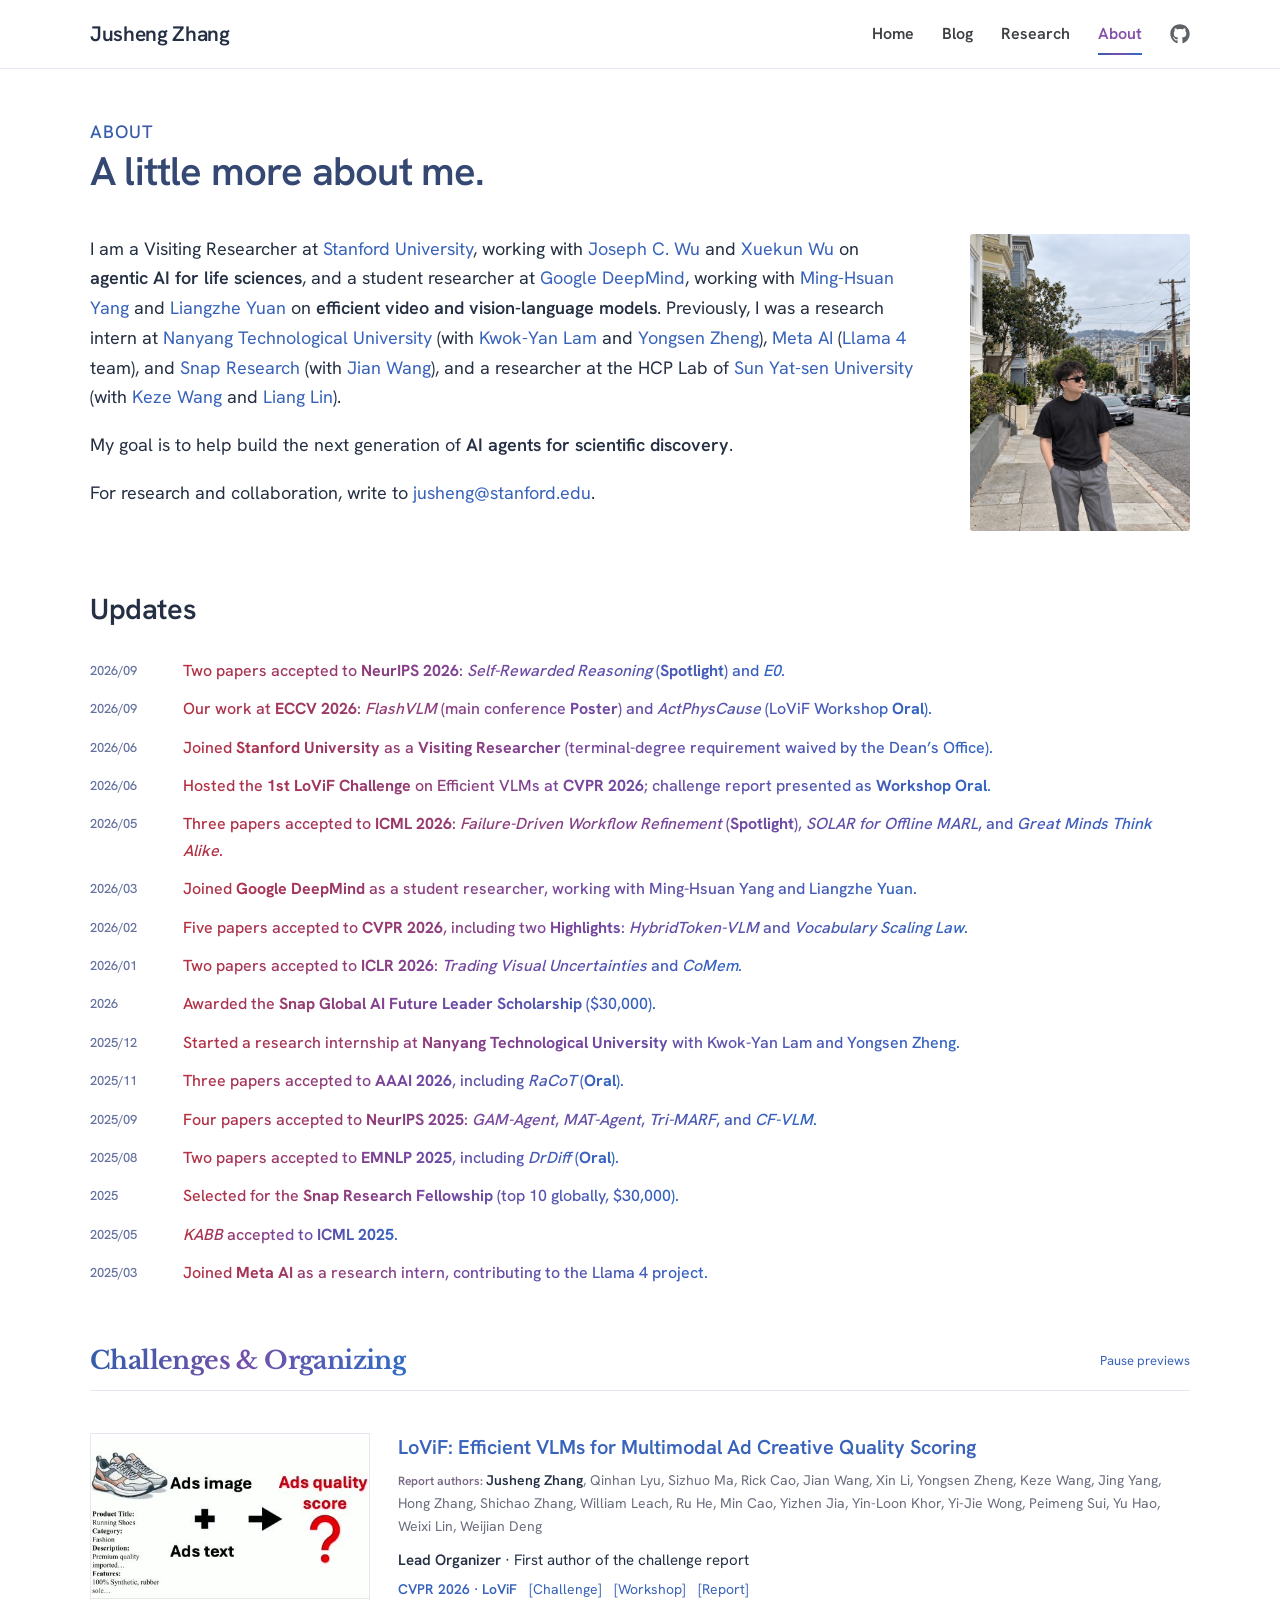
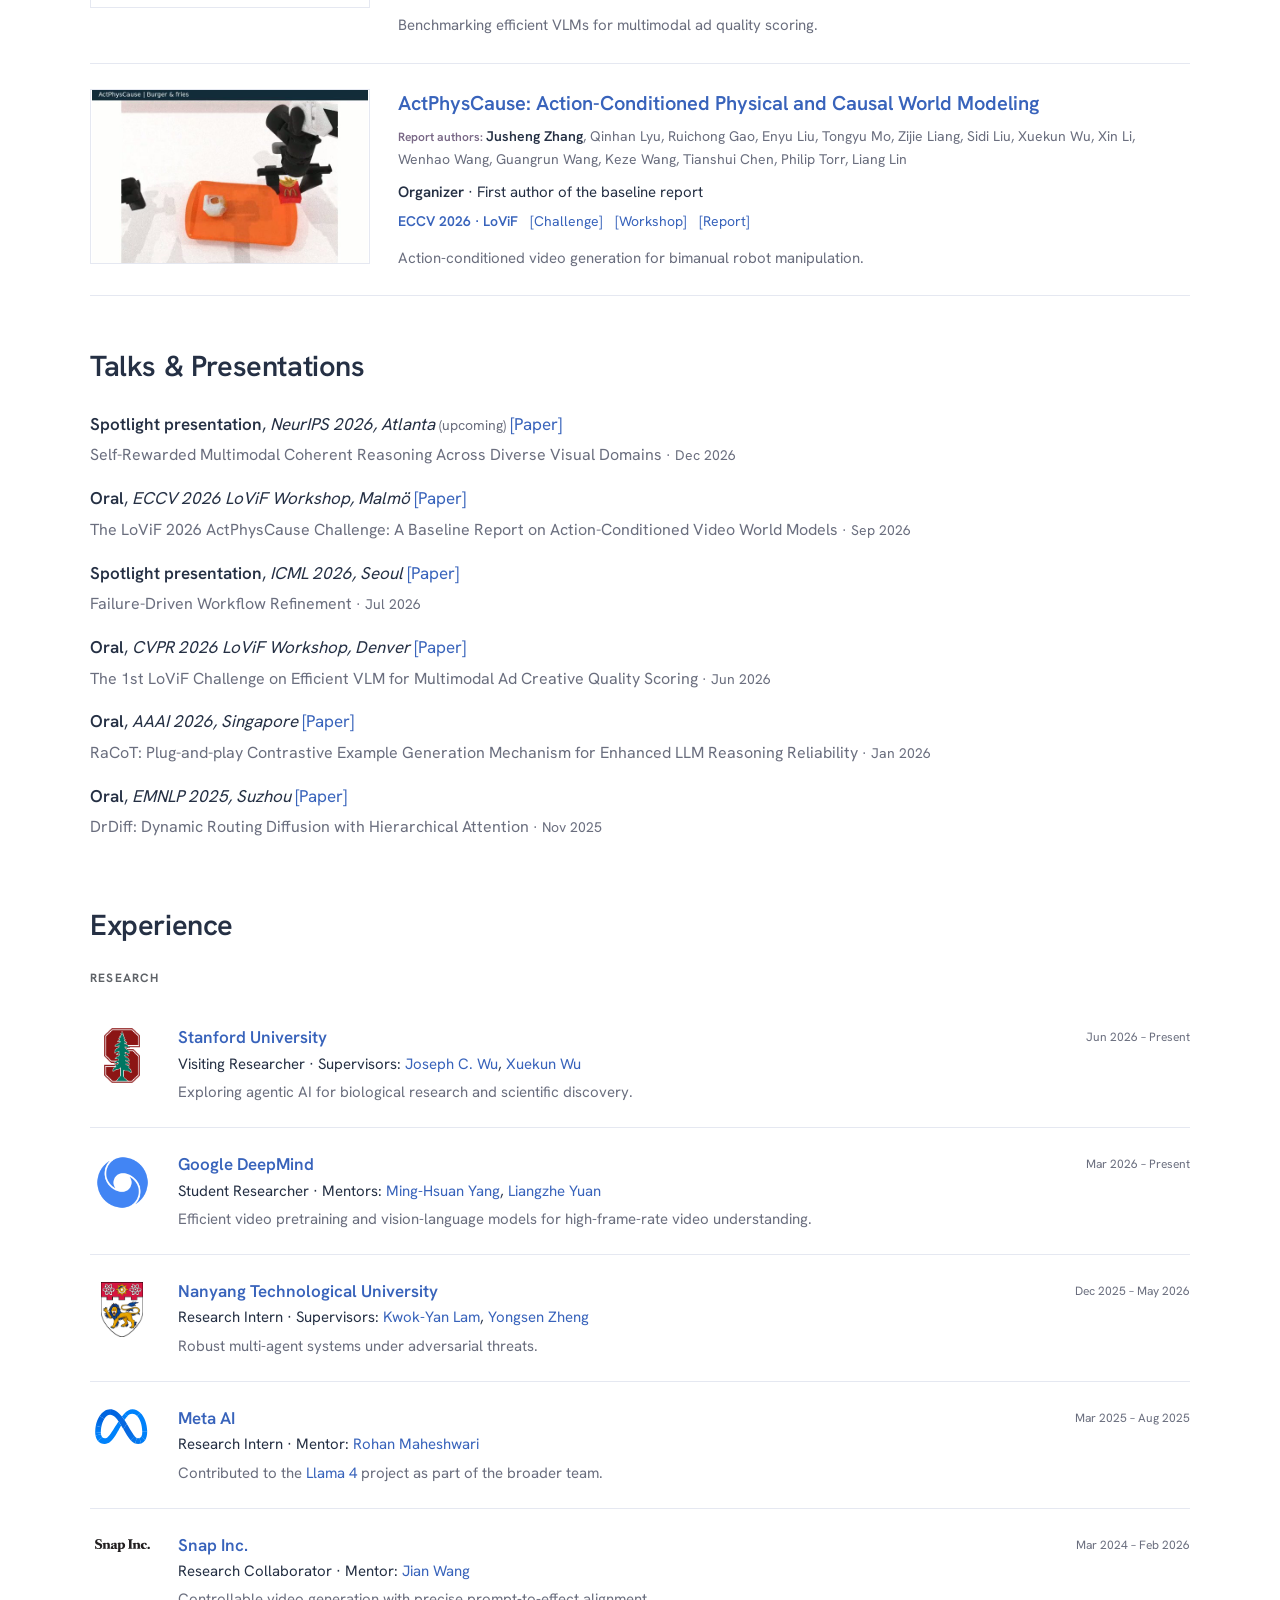
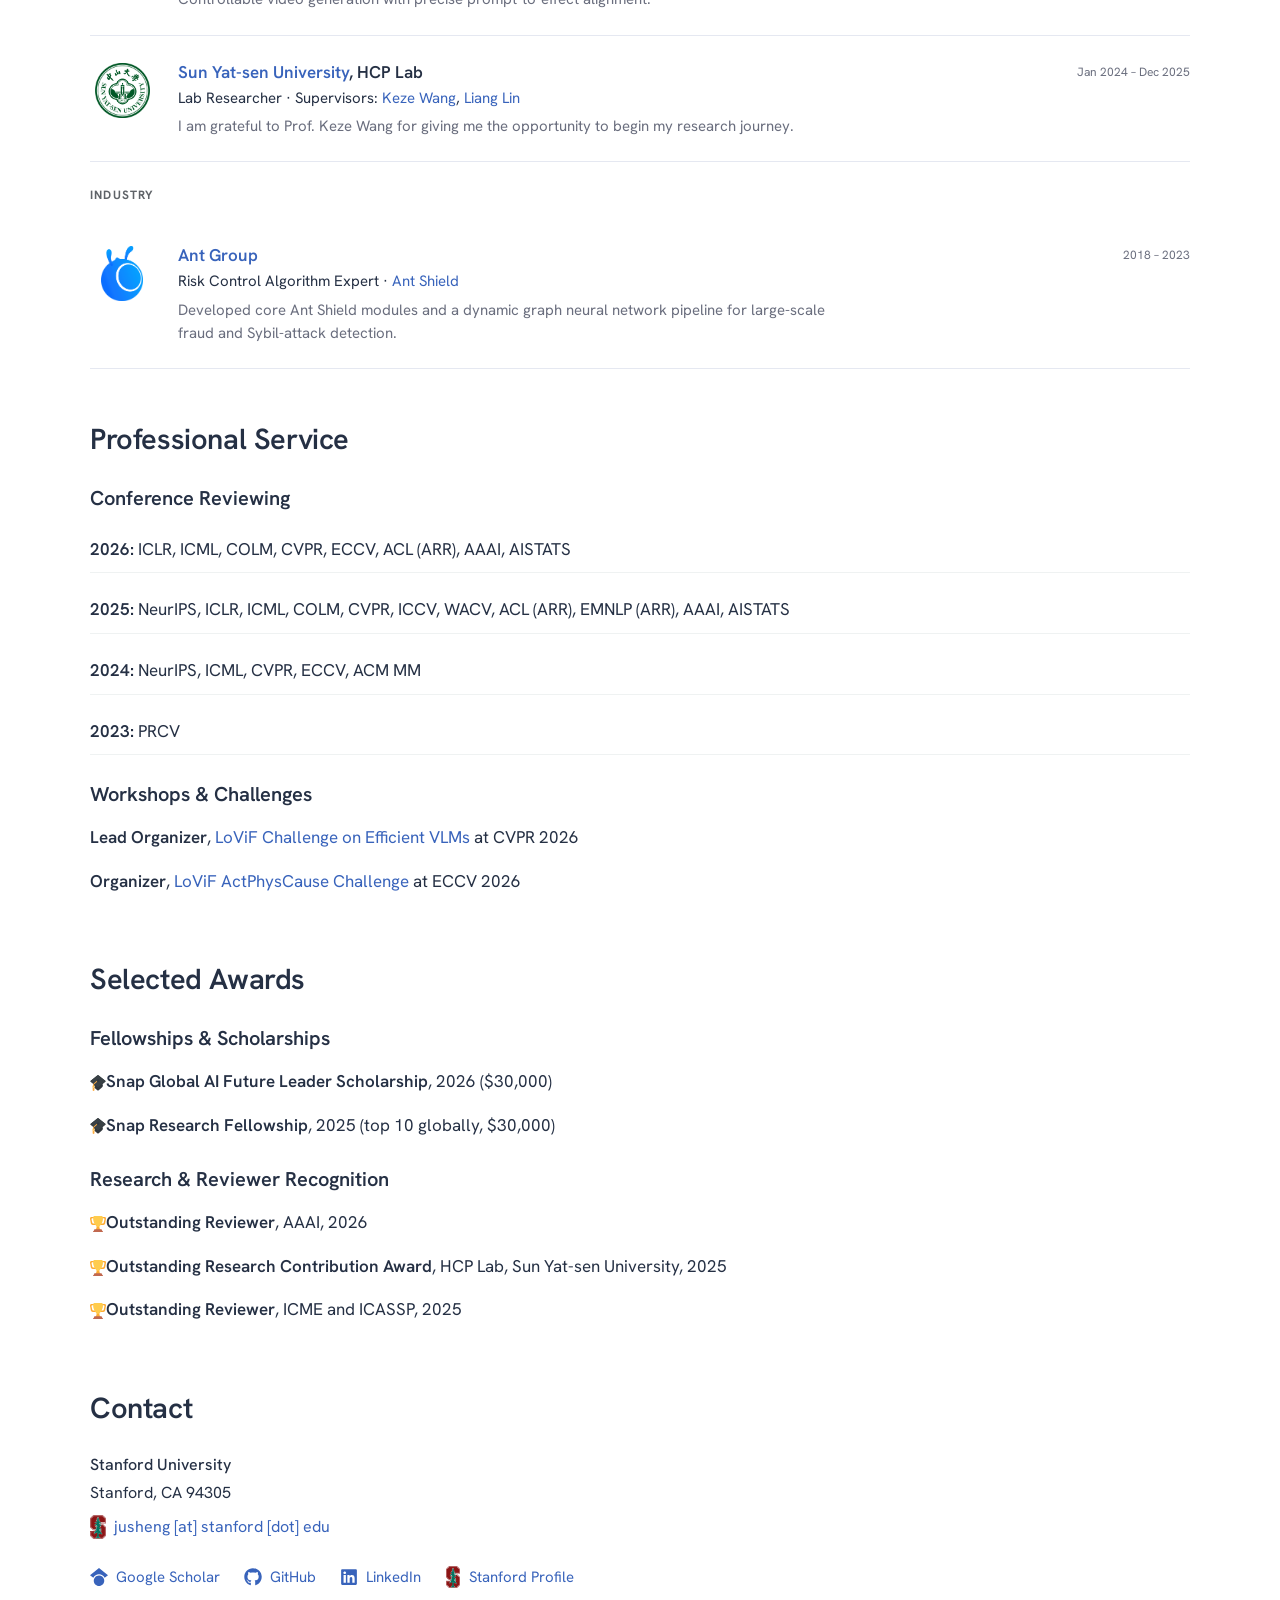
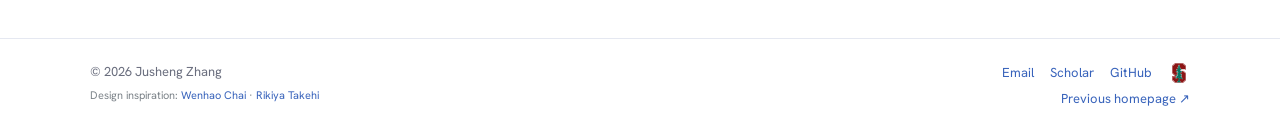
<file: about/index.html>
<!doctype html>
<html lang="en"><head><meta charset="utf-8"><meta name="viewport" content="width=device-width, initial-scale=1">
<meta name="robots" content="index, follow"><meta name="description" content="Jusheng Zhang — research on AI agents, multimodal intelligence, and scientific discovery.">
<link rel="canonical" href="https://jushengzhang.github.io/about/">
<meta name="theme-color" content="#ffffff"><title>About · Jusheng Zhang</title>
<link rel="stylesheet" href="/style.css?v=b1797470d0"><script defer src="/site.js?v=6d56d5592b"></script></head>
<body class=""><a class="skip" href="#content">Skip to content</a>
<header class="site-header"><div class="shell header-inner"><a class="wordmark" href="/">Jusheng Zhang</a><nav class="nav" aria-label="Main navigation"><a href="/">Home</a><a href="/posts/">Blog</a><a href="/research/">Research</a><a href="/about/" aria-current="page">About</a><a class="nav-github" href="https://github.com/jushengzhang" aria-label="GitHub"><svg aria-hidden="true" focusable="false" viewbox="0 0 496 512" xmlns="http://www.w3.org/2000/svg"><!--! Font Awesome Free 6.7.2 by @fontawesome - https://fontawesome.com License - https://fontawesome.com/license/free (Icons: CC BY 4.0, Fonts: SIL OFL 1.1, Code: MIT License) Copyright 2024 Fonticons, Inc. --><path d="M165.9 397.4c0 2-2.3 3.6-5.2 3.6-3.3.3-5.6-1.3-5.6-3.6 0-2 2.3-3.6 5.2-3.6 3-.3 5.6 1.3 5.6 3.6zm-31.1-4.5c-.7 2 1.3 4.3 4.3 4.9 2.6 1 5.6 0 6.2-2s-1.3-4.3-4.3-5.2c-2.6-.7-5.5.3-6.2 2.3zm44.2-1.7c-2.9.7-4.9 2.6-4.6 4.9.3 2 2.9 3.3 5.9 2.6 2.9-.7 4.9-2.6 4.6-4.6-.3-1.9-3-3.2-5.9-2.9zM244.8 8C106.1 8 0 113.3 0 252c0 110.9 69.8 205.8 169.5 239.2 12.8 2.3 17.3-5.6 17.3-12.1 0-6.2-.3-40.4-.3-61.4 0 0-70 15-84.7-29.8 0 0-11.4-29.1-27.8-36.6 0 0-22.9-15.7 1.6-15.4 0 0 24.9 2 38.6 25.8 21.9 38.6 58.6 27.5 72.9 20.9 2.3-16 8.8-27.1 16-33.7-55.9-6.2-112.3-14.3-112.3-110.5 0-27.5 7.6-41.3 23.6-58.9-2.6-6.5-11.1-33.3 2.6-67.9 20.9-6.5 69 27 69 27 20-5.6 41.5-8.5 62.8-8.5s42.8 2.9 62.8 8.5c0 0 48.1-33.6 69-27 13.7 34.7 5.2 61.4 2.6 67.9 16 17.7 25.8 31.5 25.8 58.9 0 96.5-58.9 104.2-114.8 110.5 9.2 7.9 17 22.9 17 46.4 0 33.7-.3 75.4-.3 83.6 0 6.5 4.6 14.4 17.3 12.1C428.2 457.8 496 362.9 496 252 496 113.3 383.5 8 244.8 8zM97.2 352.9c-1.3 1-1 3.3.7 5.2 1.6 1.6 3.9 2.3 5.2 1 1.3-1 1-3.3-.7-5.2-1.6-1.6-3.9-2.3-5.2-1zm-10.8-8.1c-.7 1.3.3 2.9 2.3 3.9 1.6 1 3.6.7 4.3-.7.7-1.3-.3-2.9-2.3-3.9-2-.6-3.6-.3-4.3.7zm32.4 35.6c-1.6 1.3-1 4.3 1.3 6.2 2.3 2.3 5.2 2.6 6.5 1 1.3-1.3.7-4.3-1.3-6.2-2.2-2.3-5.2-2.6-6.5-1zm-11.4-14.7c-1.6 1-1.6 3.6 0 5.9 1.6 2.3 4.3 3.3 5.6 2.3 1.6-1.3 1.6-3.9 0-6.2-1.4-2.3-4-3.3-5.6-2z"></path></svg></a></nav></div></header>
<main id="content"><div class="shell"><header class="page-intro"><p class="eyebrow gradient-label">About</p><h1>A little more about me.</h1></header><div class="about-grid"><div class="about-copy"><p>I am a Visiting Researcher at <a href="https://www.stanford.edu/">Stanford University</a>, working with <a href="https://profiles.stanford.edu/joseph-wu">Joseph C. Wu</a> and <a href="https://profiles.stanford.edu/xuekun-wu">Xuekun Wu</a> on <b>agentic AI for life sciences</b>, and a student researcher at <a href="https://deepmind.google/">Google DeepMind</a>, working with <a href="https://scholar.google.com/citations?user=p9-ohHsAAAAJ">Ming-Hsuan Yang</a> and <a href="https://scholar.google.com/citations?user=1H9CkZgAAAAJ">Liangzhe Yuan</a> on <b>efficient video and vision-language models</b>. Previously, I was a research intern at <a href="https://www.ntu.edu.sg/">Nanyang Technological University</a> (with <a href="https://scholar.google.com/citations?user=NDMIYKsAAAAJ">Kwok-Yan Lam</a> and <a href="https://scholar.google.com/citations?user=JDN-eaYAAAAJ">Yongsen Zheng</a>), <a href="https://ai.meta.com/">Meta AI</a> (<a href="https://ai.meta.com/blog/llama-4-multimodal-intelligence/">Llama 4</a> team), and <a href="https://research.snap.com/">Snap Research</a> (with <a href="https://jianwang-cmu.github.io/">Jian Wang</a>), and a researcher at the HCP Lab of <a href="https://www.sysu.edu.cn/">Sun Yat-sen University</a> (with <a href="https://scholar.google.com/citations?user=Qirk2fYAAAAJ">Keze Wang</a> and <a href="https://scholar.google.com/citations?user=Nav8m8gAAAAJ">Liang Lin</a>).</p><p class="hero-goal">My goal is to help build the next generation of <b>AI agents for scientific discovery</b>.</p><p>For research and collaboration, write to <a href="mailto:jusheng@stanford.edu">jusheng@stanford.edu</a>.</p></div><img src="/assets/photo.jpg" width="1079" height="1458" alt="Portrait of Jusheng Zhang"></div><section class="about-section" id="updates"><h2>Updates</h2><ul class="updates-list"><li><time datetime="2026-09">2026/09</time><div class="update-copy">Two papers accepted to <b>NeurIPS 2026</b>: <i>Self-Rewarded Reasoning</i> (<b>Spotlight</b>) and <i>E0</i>.</div></li><li><time datetime="2026-09">2026/09</time><div class="update-copy">Our work at <b>ECCV 2026</b>: <i>FlashVLM</i> (main conference <b>Poster</b>) and <i>ActPhysCause</i> (LoViF Workshop <b>Oral</b>).</div></li><li><time datetime="2026-06">2026/06</time><div class="update-copy">Joined <b>Stanford University</b> as a <b>Visiting Researcher</b> (terminal-degree requirement waived by the <abbr title="Dean’s Office of Academic Affairs">Dean’s Office</abbr>).</div></li><li><time datetime="2026-06">2026/06</time><div class="update-copy">Hosted the <b>1st LoViF Challenge</b> on Efficient VLMs at <b>CVPR 2026</b>; challenge report presented as <b>Workshop Oral</b>.</div></li><li><time datetime="2026-05">2026/05</time><div class="update-copy">Three papers accepted to <b>ICML 2026</b>: <i>Failure-Driven Workflow Refinement</i> (<b>Spotlight</b>), <i>SOLAR for Offline MARL</i>, and <i>Great Minds Think Alike</i>.</div></li><li><time datetime="2026-03">2026/03</time><div class="update-copy">Joined <b>Google DeepMind</b> as a student researcher, working with Ming-Hsuan Yang and Liangzhe Yuan.</div></li><li><time datetime="2026-02">2026/02</time><div class="update-copy">Five papers accepted to <b>CVPR 2026</b>, including two <b>Highlights</b>: <i>HybridToken-VLM</i> and <i>Vocabulary Scaling Law</i>.</div></li><li><time datetime="2026-01">2026/01</time><div class="update-copy">Two papers accepted to <b>ICLR 2026</b>: <i>Trading Visual Uncertainties</i> and <i>CoMem</i>.</div></li><li><time datetime="2026">2026</time><div class="update-copy">Awarded the <b>Snap Global AI Future Leader Scholarship</b> ($30,000).</div></li><li><time datetime="2025-12">2025/12</time><div class="update-copy">Started a research internship at <b>Nanyang Technological University</b> with Kwok-Yan Lam and Yongsen Zheng.</div></li><li><time datetime="2025-11">2025/11</time><div class="update-copy">Three papers accepted to <b>AAAI 2026</b>, including <i>RaCoT</i> (<b>Oral</b>).</div></li><li><time datetime="2025-09">2025/09</time><div class="update-copy">Four papers accepted to <b>NeurIPS 2025</b>: <i>GAM-Agent</i>, <i>MAT-Agent</i>, <i>Tri-MARF</i>, and <i>CF-VLM</i>.</div></li><li><time datetime="2025-08">2025/08</time><div class="update-copy">Two papers accepted to <b>EMNLP 2025</b>, including <i>DrDiff</i> (<b>Oral</b>).</div></li><li><time datetime="2025">2025</time><div class="update-copy">Selected for the <b>Snap Research Fellowship</b> (top 10 globally, $30,000).</div></li><li><time datetime="2025-05">2025/05</time><div class="update-copy"><i>KABB</i> accepted to <b>ICML 2025</b>.</div></li><li><time datetime="2025-03">2025/03</time><div class="update-copy">Joined <b>Meta AI</b> as a research intern, contributing to the Llama 4 project.</div></li></ul></section><section class="about-section" id="challenges">
<div class="section-heading"><h2>Challenges &amp; Organizing</h2><button aria-pressed="false" class="text-button" data-motion-toggle="" type="button">Pause previews</button></div><hr/>
<div class="section-body">
<ul class="challenge-list">
<li><a aria-label="LoViF: Efficient VLMs for Multimodal Ad Creative Quality Scoring — challenge website" class="challenge-cover" href="https://www.codabench.org/competitions/13463/"><img alt="LoViF: Efficient VLMs for Multimodal Ad Creative Quality Scoring — official task example" height="400" loading="lazy" src="/assets/w1-poster.jpg" width="640"/><video aria-hidden="true" class="paper-motion" data-src="/assets/preview-w1.mp4" disablepictureinpicture="" loop="" muted="" playsinline="" poster="/assets/w1-poster.jpg" preload="none"></video></a><div class="challenge-body"><h3 class="challenge-title"><a href="https://www.codabench.org/competitions/13463/">LoViF: Efficient VLMs for Multimodal Ad Creative Quality Scoring</a></h3><p class="challenge-authors"><span class="challenge-author-label">Report authors: </span><b>Jusheng Zhang</b>, Qinhan Lyu, Sizhuo Ma, Rick Cao, Jian Wang, Xin Li, Yongsen Zheng, Keze Wang, Jing Yang, Hong Zhang, Shichao Zhang, William Leach, Ru He, Min Cao, Yizhen Jia, Yin-Loon Khor, Yi-Jie Wong, Peimeng Sui, Yu Hao, Weixi Lin, Weijian Deng</p><p class="challenge-role"><b>Lead Organizer</b> · First author of the challenge report</p><p class="challenge-links"><b class="challenge-venue">CVPR 2026 · LoViF</b> <a href="https://www.codabench.org/competitions/13463/">[Challenge]</a> <a href="https://lovif-cvpr2026-workshop.github.io/">[Workshop]</a> <a href="https://openaccess.thecvf.com/content/CVPR2026W/LoViF/html/Zhang_The_1st_LoViF_Challenge_on_Efficient_VLM_for_Multimodal_Ad_CVPRW_2026_paper.html">[Report]</a></p><p class="challenge-description">Benchmarking efficient VLMs for multimodal ad quality scoring.</p></div></li>
<li><a aria-label="ActPhysCause: Action-Conditioned Physical and Causal World Modeling — challenge website" class="challenge-cover" href="https://actphyscause-challenge.x-era.com/"><img alt="ActPhysCause: Action-Conditioned Physical and Causal World Modeling — official task example" height="400" loading="lazy" src="/assets/challenge-w2-placement-poster.jpg" width="640"/><video aria-hidden="true" class="paper-motion" data-src="/assets/preview-challenge-w2-placement.mp4" disablepictureinpicture="" loop="" muted="" playsinline="" poster="/assets/challenge-w2-placement-poster.jpg" preload="none"></video></a><div class="challenge-body"><h3 class="challenge-title"><a href="https://actphyscause-challenge.x-era.com/">ActPhysCause: Action-Conditioned Physical and Causal World Modeling</a></h3><p class="challenge-authors"><span class="challenge-author-label">Report authors: </span><b>Jusheng Zhang</b>, Qinhan Lyu, Ruichong Gao, Enyu Liu, Tongyu Mo, Zijie Liang, Sidi Liu, Xuekun Wu, Xin Li, Wenhao Wang, Guangrun Wang, Keze Wang, Tianshui Chen, Philip Torr, Liang Lin</p><p class="challenge-role"><b>Organizer</b> · First author of the baseline report</p><p class="challenge-links"><b class="challenge-venue">ECCV 2026 · LoViF</b> <a href="https://actphyscause-challenge.x-era.com/">[Challenge]</a> <a href="https://lovif-eccv2026-workshop.github.io/">[Workshop]</a> <a href="https://openreview.net/forum?id=vbxZVVKuxh">[Report]</a></p><p class="challenge-description">Action-conditioned video generation for bimanual robot manipulation.</p></div></li>
</ul>
</div>
</section><section class="about-section" id="talks">
<h2 class="sec">Talks &amp; Presentations</h2><hr/>
<div class="section-body">
<ul class="talks">
<li><b>Spotlight presentation</b>, <i>NeurIPS 2026, Atlanta</i> <span class="upcoming">(upcoming)</span> <a class="talk-link" href="/research/#pub-c2">[Paper]</a><br/><span class="talk-title">Self-Rewarded Multimodal Coherent Reasoning Across Diverse Visual Domains</span><span class="talk-date"> · Dec 2026</span></li>
<li><b>Oral</b>, <i>ECCV 2026 LoViF Workshop, Malmö</i> <a class="talk-link" href="/research/#pub-w2">[Paper]</a><br/><span class="talk-title">The LoViF 2026 ActPhysCause Challenge: A Baseline Report on Action-Conditioned Video World Models</span><span class="talk-date"> · Sep 2026</span></li>
<li><b>Spotlight presentation</b>, <i>ICML 2026, Seoul</i> <a class="talk-link" href="/research/#pub-c1">[Paper]</a><br/><span class="talk-title">Failure-Driven Workflow Refinement</span><span class="talk-date"> · Jul 2026</span></li>
<li><b>Oral</b>, <i>CVPR 2026 LoViF Workshop, Denver</i> <a class="talk-link" href="/research/#pub-w1">[Paper]</a><br/><span class="talk-title">The 1st LoViF Challenge on Efficient VLM for Multimodal Ad Creative Quality Scoring</span><span class="talk-date"> · Jun 2026</span></li>
<li><b>Oral</b>, <i>AAAI 2026, Singapore</i> <a class="talk-link" href="/research/#pub-c17">[Paper]</a><br/><span class="talk-title">RaCoT: Plug-and-play Contrastive Example Generation Mechanism for Enhanced LLM Reasoning Reliability</span><span class="talk-date"> · Jan 2026</span></li>
<li><b>Oral</b>, <i>EMNLP 2025, Suzhou</i> <a class="talk-link" href="/research/#pub-c9">[Paper]</a><br/><span class="talk-title">DrDiff: Dynamic Routing Diffusion with Hierarchical Attention</span><span class="talk-date"> · Nov 2025</span></li>
</ul>
</div>
</section><section class="about-section" id="experience">
<h2 class="sec">Experience</h2><hr/>
<div class="section-body">
<h4>Research</h4>
<ul class="rows">
<li class="row"><div class="logo-wrap"><img alt="Stanford logo" class="logo logo-stanford" src="/assets/logo-stanford.png"/></div><div><p class="org"><a href="https://www.stanford.edu/">Stanford University</a></p><p class="role">Visiting Researcher · Supervisors: <a href="https://profiles.stanford.edu/joseph-wu">Joseph C. Wu</a>, <a href="https://profiles.stanford.edu/xuekun-wu">Xuekun Wu</a></p><p class="desc">Exploring agentic AI for biological research and scientific discovery.</p></div><div class="when">Jun 2026 – Present</div></li>
<li class="row"><div class="logo-wrap"><img alt="Google DeepMind logo" class="logo logo-gdm" src="/assets/logo-gdm.png"/></div><div><p class="org"><a href="https://deepmind.google/">Google DeepMind</a></p><p class="role">Student Researcher · Mentors: <a href="https://scholar.google.com/citations?user=p9-ohHsAAAAJ">Ming-Hsuan Yang</a>, <a href="https://scholar.google.com/citations?user=1H9CkZgAAAAJ">Liangzhe Yuan</a></p><p class="desc">Efficient video pretraining and vision-language models for high-frame-rate video understanding.</p></div><div class="when">Mar 2026 – Present</div></li>
<li class="row"><div class="logo-wrap"><img alt="NTU logo" class="logo logo-ntu" src="/assets/logo-ntu.png"/></div><div><p class="org"><a href="https://www.ntu.edu.sg/">Nanyang Technological University</a></p><p class="role">Research Intern · Supervisors: <a href="https://scholar.google.com/citations?user=NDMIYKsAAAAJ">Kwok-Yan Lam</a>, <a href="https://scholar.google.com/citations?user=JDN-eaYAAAAJ">Yongsen Zheng</a></p><p class="desc">Robust multi-agent systems under adversarial threats.</p></div><div class="when">Dec 2025 – May 2026</div></li>
<li class="row"><div class="logo-wrap"><img alt="Meta AI logo" class="logo logo-meta" src="/assets/logo-meta.svg"/></div><div><p class="org"><a href="https://ai.meta.com/">Meta AI</a></p><p class="role">Research Intern · Mentor: <a href="https://ai.meta.com/people/981829056616511/rohan-maheshwari/">Rohan Maheshwari</a></p><p class="desc">Contributed to the <a href="https://ai.meta.com/blog/llama-4-multimodal-intelligence/">Llama 4</a> project as part of the broader team.</p></div><div class="when">Mar 2025 – Aug 2025</div></li>
<li class="row"><div class="logo-wrap"><img alt="Snap logo" class="logo logo-snap" src="/assets/logo-snap.svg"/></div><div><p class="org"><a href="https://research.snap.com/">Snap Inc.</a></p><p class="role">Research Collaborator · Mentor: <a href="https://jianwang-cmu.github.io/">Jian Wang</a></p><p class="desc">Controllable video generation with precise prompt-to-effect alignment.</p></div><div class="when">Mar 2024 – Feb 2026</div></li>
<li class="row"><div class="logo-wrap"><img alt="SYSU logo" class="logo logo-sysu" src="/assets/logo-sysu.png"/></div><div><p class="org"><a href="https://www.sysu.edu.cn/">Sun Yat-sen University</a>, HCP Lab</p><p class="role">Lab Researcher · Supervisors: <a href="https://scholar.google.com/citations?user=Qirk2fYAAAAJ">Keze Wang</a>, <a href="https://scholar.google.com/citations?user=Nav8m8gAAAAJ">Liang Lin</a></p><p class="desc">I am grateful to Prof. Keze Wang for giving me the opportunity to begin my research journey.</p></div><div class="when">Jan 2024 – Dec 2025</div></li>
</ul>
<h4>Industry</h4>
<ul class="rows">
<li class="row"><div class="logo-wrap"><img alt="Ant Group logo" class="logo logo-ant" src="/assets/logo-ant.png"/></div><div><p class="org"><a href="https://www.antgroup.com">Ant Group</a></p><p class="role">Risk Control Algorithm Expert · <a href="https://antdigital.com/docs/11/281304">Ant Shield</a></p><p class="desc">Developed core Ant Shield modules and a dynamic graph neural network pipeline for large-scale fraud and Sybil-attack detection.</p></div><div class="when">2018 – 2023</div></li>
</ul>
</div>
</section><section class="about-section" id="service">
<h2 class="sec">Professional Service</h2><hr/>
<div class="section-body">
<h3 class="subsec">Conference Reviewing</h3>
<ul class="plain service-list service-years">
<li><b>2026:</b> ICLR, ICML, COLM, CVPR, ECCV, ACL (ARR), AAAI, AISTATS</li>
<li><b>2025:</b> NeurIPS, ICLR, ICML, COLM, CVPR, ICCV, WACV, ACL (ARR), EMNLP (ARR), AAAI, AISTATS</li>
<li><b>2024:</b> NeurIPS, ICML, CVPR, ECCV, ACM MM</li>
<li><b>2023:</b> PRCV</li>
</ul>
<h3 class="subsec">Workshops &amp; Challenges</h3>
<ul class="plain service-list">
<li><b>Lead Organizer</b>, <a href="https://lovif-cvpr2026-workshop.github.io/">LoViF Challenge on Efficient VLMs</a> at CVPR 2026</li>
<li><b>Organizer</b>, <a href="https://actphyscause-challenge.x-era.com/">LoViF ActPhysCause Challenge</a> at ECCV 2026</li>
</ul>
</div>
</section><section class="about-section" id="honors">
<h2 class="sec">Selected Awards</h2><hr/>
<div class="section-body">
<h3 class="subsec">Fellowships &amp; Scholarships</h3>
<ul class="plain">
<li><svg aria-hidden="true" class="inline-icon" viewbox="0 0 36 36" xmlns="http://www.w3.org/2000/svg"><path d="M24 14H12s-5 6-5 10 11 11 11 11 11-7 11-11-5-10-5-10z" fill="#31373D"></path><path d="M19.64 1.28c-.901-.704-2.377-.704-3.278 0L1.639 12.776c-.901.704-.901 1.856 0 2.56l14.722 11.495c.902.704 2.377.704 3.278 0l14.722-11.495c.902-.704.902-1.856 0-2.56L19.64 1.28z" fill="#292F33"></path><path d="M19.64 1.28c-.901-.704-2.377-.704-3.278 0L1.639 12.776c-.901.704-.901 1.856 0 2.56l14.722 11.495c.901.704 2.377.704 3.278 0l14.723-11.495c.901-.704.901-1.856 0-2.56L19.64 1.28z" fill="#394146"></path><path d="M8 25s-2 2-2 3v6s0 2 2 2 2-2 2-2v-6c0-1-2-3-2-3z" fill="#FCAB40"></path><circle cx="8" cy="26" fill="#FDD888" r="3"></circle><path d="M8.001 27c-.552 0-1-.447-1-1v-3.958c-.042-.634.187-2.036 1.317-2.884l9.022-7.91c.416-.365 1.048-.323 1.411.093.364.415.322 1.047-.093 1.411l-9.08 7.958C8.974 21.166 9 21.982 9 21.99L9.002 26c0 .553-.448 1-1.001 1z" fill="#FCAB40"></path><circle cx="18" cy="13" fill="#31373D" r="3"></circle></svg><b>Snap Global AI Future Leader Scholarship</b>, 2026 <span class="honor-detail">($30,000)</span></li>
<li><svg aria-hidden="true" class="inline-icon" viewbox="0 0 36 36" xmlns="http://www.w3.org/2000/svg"><path d="M24 14H12s-5 6-5 10 11 11 11 11 11-7 11-11-5-10-5-10z" fill="#31373D"></path><path d="M19.64 1.28c-.901-.704-2.377-.704-3.278 0L1.639 12.776c-.901.704-.901 1.856 0 2.56l14.722 11.495c.902.704 2.377.704 3.278 0l14.722-11.495c.902-.704.902-1.856 0-2.56L19.64 1.28z" fill="#292F33"></path><path d="M19.64 1.28c-.901-.704-2.377-.704-3.278 0L1.639 12.776c-.901.704-.901 1.856 0 2.56l14.722 11.495c.901.704 2.377.704 3.278 0l14.723-11.495c.901-.704.901-1.856 0-2.56L19.64 1.28z" fill="#394146"></path><path d="M8 25s-2 2-2 3v6s0 2 2 2 2-2 2-2v-6c0-1-2-3-2-3z" fill="#FCAB40"></path><circle cx="8" cy="26" fill="#FDD888" r="3"></circle><path d="M8.001 27c-.552 0-1-.447-1-1v-3.958c-.042-.634.187-2.036 1.317-2.884l9.022-7.91c.416-.365 1.048-.323 1.411.093.364.415.322 1.047-.093 1.411l-9.08 7.958C8.974 21.166 9 21.982 9 21.99L9.002 26c0 .553-.448 1-1.001 1z" fill="#FCAB40"></path><circle cx="18" cy="13" fill="#31373D" r="3"></circle></svg><b>Snap Research Fellowship</b>, 2025 <span class="honor-detail">(top 10 globally, $30,000)</span></li>
</ul>
<h3 class="subsec">Research &amp; Reviewer Recognition</h3>
<ul class="plain">
<li><svg aria-hidden="true" class="inline-icon" viewbox="0 0 36 36" xmlns="http://www.w3.org/2000/svg"><path d="M5.123 5h6C12.227 5 13 4.896 13 6V4c0-1.104-.773-2-1.877-2h-8c-2 0-3.583 2.125-3 5 0 0 1.791 9.375 1.917 9.958C2.373 18.5 4.164 20 6.081 20h6.958c1.105 0-.039-1.896-.039-3v-2c0 1.104-.773 2-1.877 2h-4c-1.104 0-1.833-1.042-2-2S3.539 7.667 3.539 7.667C3.206 5.75 4.018 5 5.123 5zm25.812 0h-6C23.831 5 22 4.896 22 6V4c0-1.104 1.831-2 2.935-2h8c2 0 3.584 2.125 3 5 0 0-1.633 9.419-1.771 10-.354 1.5-2.042 3-4 3h-7.146C21.914 20 22 18.104 22 17v-2c0 1.104 1.831 2 2.935 2h4c1.104 0 1.834-1.042 2-2s1.584-7.333 1.584-7.333C32.851 5.75 32.04 5 30.935 5zM20.832 22c0-6.958-2.709 0-2.709 0s-3-6.958-3 0-3.291 10-3.291 10h12.292c-.001 0-3.292-3.042-3.292-10z" fill="#FFAC33"></path><path d="M29.123 6.577c0 6.775-6.77 18.192-11 18.192-4.231 0-11-11.417-11-18.192 0-5.195 1-6.319 3-6.319 1.374 0 6.025-.027 8-.027l7-.001c2.917-.001 4 .684 4 6.347z" fill="#FFCC4D"></path><path d="M27 33c0 1.104.227 2-.877 2h-16C9.018 35 9 34.104 9 33v-1c0-1.104 1.164-2 2.206-2h13.917c1.042 0 1.877.896 1.877 2v1z" fill="#C1694F"></path><path d="M29 34.625c0 .76.165 1.375-1.252 1.375H8.498C7.206 36 7 35.385 7 34.625v-.25C7 33.615 7.738 33 8.498 33h19.25c.759 0 1.252.615 1.252 1.375v.25z" fill="#C1694F"></path></svg><b>Outstanding Reviewer</b>, AAAI, 2026</li>
<li><svg aria-hidden="true" class="inline-icon" viewbox="0 0 36 36" xmlns="http://www.w3.org/2000/svg"><path d="M5.123 5h6C12.227 5 13 4.896 13 6V4c0-1.104-.773-2-1.877-2h-8c-2 0-3.583 2.125-3 5 0 0 1.791 9.375 1.917 9.958C2.373 18.5 4.164 20 6.081 20h6.958c1.105 0-.039-1.896-.039-3v-2c0 1.104-.773 2-1.877 2h-4c-1.104 0-1.833-1.042-2-2S3.539 7.667 3.539 7.667C3.206 5.75 4.018 5 5.123 5zm25.812 0h-6C23.831 5 22 4.896 22 6V4c0-1.104 1.831-2 2.935-2h8c2 0 3.584 2.125 3 5 0 0-1.633 9.419-1.771 10-.354 1.5-2.042 3-4 3h-7.146C21.914 20 22 18.104 22 17v-2c0 1.104 1.831 2 2.935 2h4c1.104 0 1.834-1.042 2-2s1.584-7.333 1.584-7.333C32.851 5.75 32.04 5 30.935 5zM20.832 22c0-6.958-2.709 0-2.709 0s-3-6.958-3 0-3.291 10-3.291 10h12.292c-.001 0-3.292-3.042-3.292-10z" fill="#FFAC33"></path><path d="M29.123 6.577c0 6.775-6.77 18.192-11 18.192-4.231 0-11-11.417-11-18.192 0-5.195 1-6.319 3-6.319 1.374 0 6.025-.027 8-.027l7-.001c2.917-.001 4 .684 4 6.347z" fill="#FFCC4D"></path><path d="M27 33c0 1.104.227 2-.877 2h-16C9.018 35 9 34.104 9 33v-1c0-1.104 1.164-2 2.206-2h13.917c1.042 0 1.877.896 1.877 2v1z" fill="#C1694F"></path><path d="M29 34.625c0 .76.165 1.375-1.252 1.375H8.498C7.206 36 7 35.385 7 34.625v-.25C7 33.615 7.738 33 8.498 33h19.25c.759 0 1.252.615 1.252 1.375v.25z" fill="#C1694F"></path></svg><b>Outstanding Research Contribution Award</b>, HCP Lab, Sun Yat-sen University, 2025</li>
<li><svg aria-hidden="true" class="inline-icon" viewbox="0 0 36 36" xmlns="http://www.w3.org/2000/svg"><path d="M5.123 5h6C12.227 5 13 4.896 13 6V4c0-1.104-.773-2-1.877-2h-8c-2 0-3.583 2.125-3 5 0 0 1.791 9.375 1.917 9.958C2.373 18.5 4.164 20 6.081 20h6.958c1.105 0-.039-1.896-.039-3v-2c0 1.104-.773 2-1.877 2h-4c-1.104 0-1.833-1.042-2-2S3.539 7.667 3.539 7.667C3.206 5.75 4.018 5 5.123 5zm25.812 0h-6C23.831 5 22 4.896 22 6V4c0-1.104 1.831-2 2.935-2h8c2 0 3.584 2.125 3 5 0 0-1.633 9.419-1.771 10-.354 1.5-2.042 3-4 3h-7.146C21.914 20 22 18.104 22 17v-2c0 1.104 1.831 2 2.935 2h4c1.104 0 1.834-1.042 2-2s1.584-7.333 1.584-7.333C32.851 5.75 32.04 5 30.935 5zM20.832 22c0-6.958-2.709 0-2.709 0s-3-6.958-3 0-3.291 10-3.291 10h12.292c-.001 0-3.292-3.042-3.292-10z" fill="#FFAC33"></path><path d="M29.123 6.577c0 6.775-6.77 18.192-11 18.192-4.231 0-11-11.417-11-18.192 0-5.195 1-6.319 3-6.319 1.374 0 6.025-.027 8-.027l7-.001c2.917-.001 4 .684 4 6.347z" fill="#FFCC4D"></path><path d="M27 33c0 1.104.227 2-.877 2h-16C9.018 35 9 34.104 9 33v-1c0-1.104 1.164-2 2.206-2h13.917c1.042 0 1.877.896 1.877 2v1z" fill="#C1694F"></path><path d="M29 34.625c0 .76.165 1.375-1.252 1.375H8.498C7.206 36 7 35.385 7 34.625v-.25C7 33.615 7.738 33 8.498 33h19.25c.759 0 1.252.615 1.252 1.375v.25z" fill="#C1694F"></path></svg><b>Outstanding Reviewer</b>, ICME and ICASSP, 2025</li>
</ul>
</div>
</section><section class="about-section" id="contact">
<h2 class="sec">Contact</h2><hr/>
<div class="section-body">
<address class="contact-address"><span class="contact-institution">Stanford University</span><br/><span class="contact-location">Stanford, CA 94305</span><br/><a aria-label="Email Jusheng Zhang at jusheng@stanford.edu" class="contact-email stanford-email" href="mailto:jusheng@stanford.edu"><img alt="" aria-hidden="true" class="stanford-email-mark" height="27" src="/assets/logo-stanford.png" width="18"/><span>jusheng [at] stanford [dot] edu</span></a></address>
<div aria-label="Contact profiles" class="contact-links"><a aria-label="Google Scholar" class="contact-social contact-social-scholar" href="https://scholar.google.com/citations?user=-EvMmxoAAAAJ" title="Google Scholar"><svg aria-hidden="true" focusable="false" viewbox="0 0 512 512" xmlns="http://www.w3.org/2000/svg"><!--! Font Awesome Free 6.7.2 by @fontawesome - https://fontawesome.com License - https://fontawesome.com/license/free (Icons: CC BY 4.0, Fonts: SIL OFL 1.1, Code: MIT License) Copyright 2024 Fonticons, Inc. --><path d="M390.9 298.5c0 0 0 .1 .1 .1c9.2 19.4 14.4 41.1 14.4 64C405.3 445.1 338.5 512 256 512s-149.3-66.9-149.3-149.3c0-22.9 5.2-44.6 14.4-64h0c1.7-3.6 3.6-7.2 5.6-10.7c4.4-7.6 9.4-14.7 15-21.3c27.4-32.6 68.5-53.3 114.4-53.3c33.6 0 64.6 11.1 89.6 29.9c9.1 6.9 17.4 14.7 24.8 23.5c5.6 6.6 10.6 13.8 15 21.3c2 3.4 3.8 7 5.5 10.5zm26.4-18.8c-30.1-58.4-91-98.4-161.3-98.4s-131.2 40-161.3 98.4L0 202.7 256 0 512 202.7l-94.7 77.1z"></path></svg><span>Google Scholar</span></a>
<a aria-label="GitHub" class="contact-social contact-social-github" href="https://github.com/jushengzhang" title="GitHub"><svg aria-hidden="true" focusable="false" viewbox="0 0 496 512" xmlns="http://www.w3.org/2000/svg"><!--! Font Awesome Free 6.7.2 by @fontawesome - https://fontawesome.com License - https://fontawesome.com/license/free (Icons: CC BY 4.0, Fonts: SIL OFL 1.1, Code: MIT License) Copyright 2024 Fonticons, Inc. --><path d="M165.9 397.4c0 2-2.3 3.6-5.2 3.6-3.3.3-5.6-1.3-5.6-3.6 0-2 2.3-3.6 5.2-3.6 3-.3 5.6 1.3 5.6 3.6zm-31.1-4.5c-.7 2 1.3 4.3 4.3 4.9 2.6 1 5.6 0 6.2-2s-1.3-4.3-4.3-5.2c-2.6-.7-5.5.3-6.2 2.3zm44.2-1.7c-2.9.7-4.9 2.6-4.6 4.9.3 2 2.9 3.3 5.9 2.6 2.9-.7 4.9-2.6 4.6-4.6-.3-1.9-3-3.2-5.9-2.9zM244.8 8C106.1 8 0 113.3 0 252c0 110.9 69.8 205.8 169.5 239.2 12.8 2.3 17.3-5.6 17.3-12.1 0-6.2-.3-40.4-.3-61.4 0 0-70 15-84.7-29.8 0 0-11.4-29.1-27.8-36.6 0 0-22.9-15.7 1.6-15.4 0 0 24.9 2 38.6 25.8 21.9 38.6 58.6 27.5 72.9 20.9 2.3-16 8.8-27.1 16-33.7-55.9-6.2-112.3-14.3-112.3-110.5 0-27.5 7.6-41.3 23.6-58.9-2.6-6.5-11.1-33.3 2.6-67.9 20.9-6.5 69 27 69 27 20-5.6 41.5-8.5 62.8-8.5s42.8 2.9 62.8 8.5c0 0 48.1-33.6 69-27 13.7 34.7 5.2 61.4 2.6 67.9 16 17.7 25.8 31.5 25.8 58.9 0 96.5-58.9 104.2-114.8 110.5 9.2 7.9 17 22.9 17 46.4 0 33.7-.3 75.4-.3 83.6 0 6.5 4.6 14.4 17.3 12.1C428.2 457.8 496 362.9 496 252 496 113.3 383.5 8 244.8 8zM97.2 352.9c-1.3 1-1 3.3.7 5.2 1.6 1.6 3.9 2.3 5.2 1 1.3-1 1-3.3-.7-5.2-1.6-1.6-3.9-2.3-5.2-1zm-10.8-8.1c-.7 1.3.3 2.9 2.3 3.9 1.6 1 3.6.7 4.3-.7.7-1.3-.3-2.9-2.3-3.9-2-.6-3.6-.3-4.3.7zm32.4 35.6c-1.6 1.3-1 4.3 1.3 6.2 2.3 2.3 5.2 2.6 6.5 1 1.3-1.3.7-4.3-1.3-6.2-2.2-2.3-5.2-2.6-6.5-1zm-11.4-14.7c-1.6 1-1.6 3.6 0 5.9 1.6 2.3 4.3 3.3 5.6 2.3 1.6-1.3 1.6-3.9 0-6.2-1.4-2.3-4-3.3-5.6-2z"></path></svg><span>GitHub</span></a>
<a aria-label="LinkedIn" class="contact-social contact-social-linkedin" href="https://www.linkedin.com/in/%E5%B7%A8%E5%A3%B0-%E5%BC%A0-50510b1b8/" title="LinkedIn"><svg aria-hidden="true" focusable="false" viewbox="0 0 448 512" xmlns="http://www.w3.org/2000/svg"><!--! Font Awesome Free 6.7.2 by @fontawesome - https://fontawesome.com License - https://fontawesome.com/license/free (Icons: CC BY 4.0, Fonts: SIL OFL 1.1, Code: MIT License) Copyright 2024 Fonticons, Inc. --><path d="M416 32H31.9C14.3 32 0 46.5 0 64.3v383.4C0 465.5 14.3 480 31.9 480H416c17.6 0 32-14.5 32-32.3V64.3c0-17.8-14.4-32.3-32-32.3zM135.4 416H69V202.2h66.5V416zm-33.2-243c-21.3 0-38.5-17.3-38.5-38.5S80.9 96 102.2 96c21.2 0 38.5 17.3 38.5 38.5 0 21.3-17.2 38.5-38.5 38.5zm282.1 243h-66.4V312c0-24.8-.5-56.7-34.5-56.7-34.6 0-39.9 27-39.9 54.9V416h-66.4V202.2h63.7v29.2h.9c8.9-16.8 30.6-34.5 62.9-34.5 67.2 0 79.7 44.3 79.7 101.9V416z"></path></svg><span>LinkedIn</span></a>
<a aria-label="Stanford Profile" class="contact-social contact-social-stanford" href="https://profiles.stanford.edu/jusheng-zhang?releaseVersion=11.5.3" title="Stanford Profile"><img alt="" aria-hidden="true" class="social-stanford-mark" height="30" src="/assets/logo-stanford.png" width="22"/><span>Stanford Profile</span></a></div>
</div>
</section></div></main>
<footer class="site-footer"><div class="shell footer-inner"><div><p>© 2026 Jusheng Zhang</p><p class="design-credit">Design inspiration: <a href="https://wenhaochai.com/">Wenhao Chai</a> · <a href="https://rikiyat.github.io/">Rikiya Takehi</a></p></div><div class="footer-right"><p class="footer-links"><a href="mailto:jusheng@stanford.edu">Email</a><a href="https://scholar.google.com/citations?user=-EvMmxoAAAAJ">Scholar</a><a href="https://github.com/jushengzhang">GitHub</a><a class="footer-stanford" href="https://profiles.stanford.edu/jusheng-zhang" aria-label="Stanford Profile" title="Stanford Profile"><img src="/assets/logo-stanford.png" width="16" height="20" alt="" decoding="async"></a></p><p><a href="/preview/writing/">Previous homepage ↗</a></p></div></div></footer>
<dialog class="lightbox" aria-labelledby="figure-title"><header><h2 id="figure-title">Research figure</h2><button type="button" data-dialog-close aria-label="Close figure">×</button></header><img alt=""><p class="caption"></p><div class="image-links"><a data-image-source>Original figure ↗</a><a data-image-paper>Paper ↗</a></div></dialog>
</body></html>
</file>
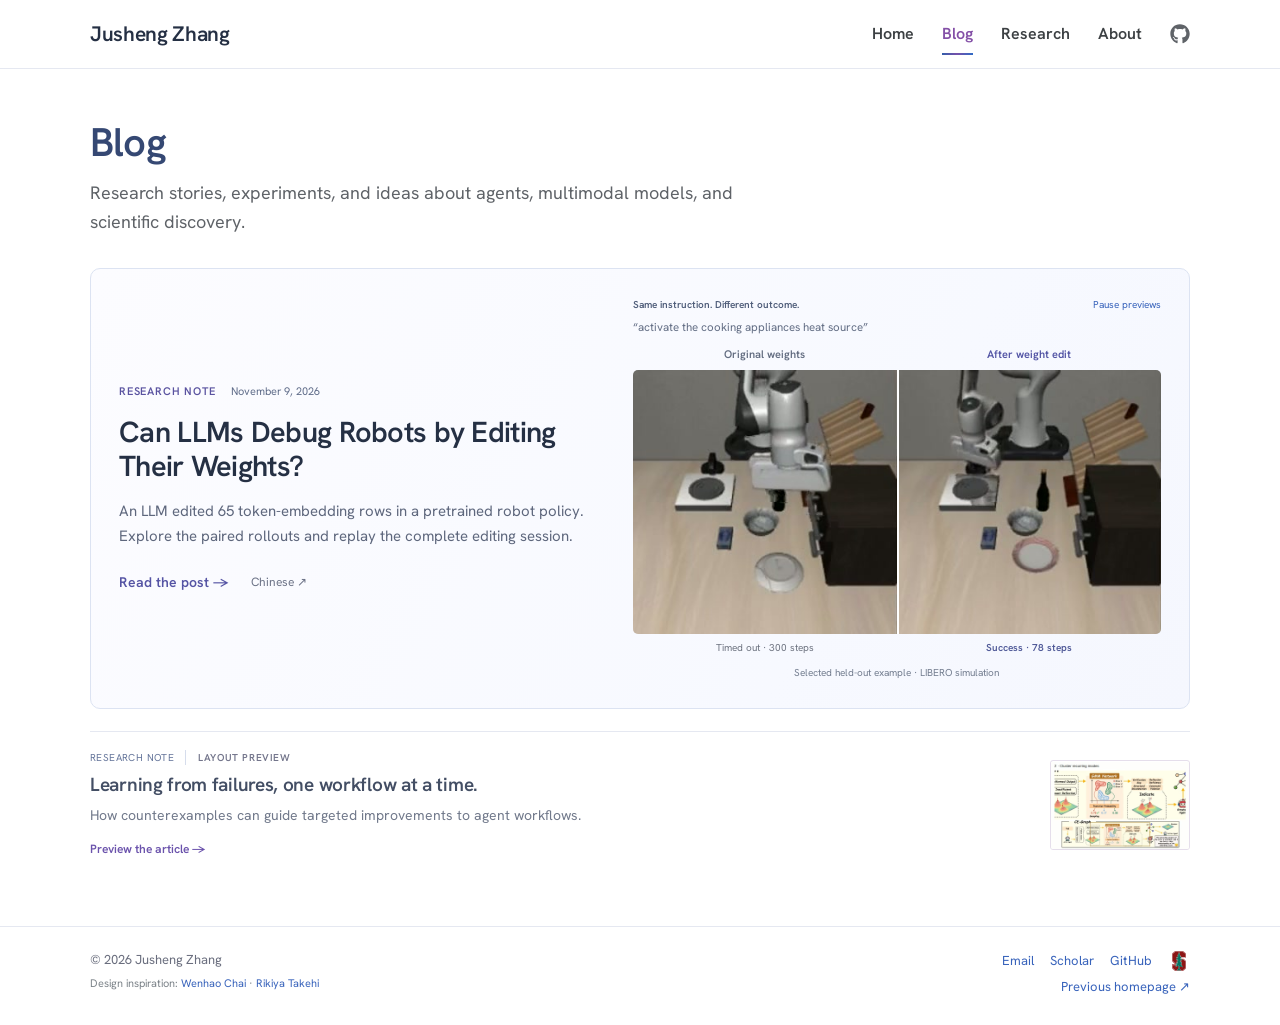
<file: posts/index.html>
<!doctype html>
<html lang="en"><head><meta charset="utf-8"><meta name="viewport" content="width=device-width, initial-scale=1">
<meta name="robots" content="index, follow"><meta name="description" content="Jusheng Zhang — research on AI agents, multimodal intelligence, and scientific discovery.">
<link rel="canonical" href="https://jushengzhang.github.io/posts/">
<meta name="theme-color" content="#ffffff"><title>Writing · Jusheng Zhang</title>
<link rel="stylesheet" href="/style.css?v=b1797470d0"><script defer src="/site.js?v=6d56d5592b"></script></head>
<body class=""><a class="skip" href="#content">Skip to content</a>
<header class="site-header"><div class="shell header-inner"><a class="wordmark" href="/">Jusheng Zhang</a><nav class="nav" aria-label="Main navigation"><a href="/">Home</a><a href="/posts/" aria-current="page">Blog</a><a href="/research/">Research</a><a href="/about/">About</a><a class="nav-github" href="https://github.com/jushengzhang" aria-label="GitHub"><svg aria-hidden="true" focusable="false" viewbox="0 0 496 512" xmlns="http://www.w3.org/2000/svg"><!--! Font Awesome Free 6.7.2 by @fontawesome - https://fontawesome.com License - https://fontawesome.com/license/free (Icons: CC BY 4.0, Fonts: SIL OFL 1.1, Code: MIT License) Copyright 2024 Fonticons, Inc. --><path d="M165.9 397.4c0 2-2.3 3.6-5.2 3.6-3.3.3-5.6-1.3-5.6-3.6 0-2 2.3-3.6 5.2-3.6 3-.3 5.6 1.3 5.6 3.6zm-31.1-4.5c-.7 2 1.3 4.3 4.3 4.9 2.6 1 5.6 0 6.2-2s-1.3-4.3-4.3-5.2c-2.6-.7-5.5.3-6.2 2.3zm44.2-1.7c-2.9.7-4.9 2.6-4.6 4.9.3 2 2.9 3.3 5.9 2.6 2.9-.7 4.9-2.6 4.6-4.6-.3-1.9-3-3.2-5.9-2.9zM244.8 8C106.1 8 0 113.3 0 252c0 110.9 69.8 205.8 169.5 239.2 12.8 2.3 17.3-5.6 17.3-12.1 0-6.2-.3-40.4-.3-61.4 0 0-70 15-84.7-29.8 0 0-11.4-29.1-27.8-36.6 0 0-22.9-15.7 1.6-15.4 0 0 24.9 2 38.6 25.8 21.9 38.6 58.6 27.5 72.9 20.9 2.3-16 8.8-27.1 16-33.7-55.9-6.2-112.3-14.3-112.3-110.5 0-27.5 7.6-41.3 23.6-58.9-2.6-6.5-11.1-33.3 2.6-67.9 20.9-6.5 69 27 69 27 20-5.6 41.5-8.5 62.8-8.5s42.8 2.9 62.8 8.5c0 0 48.1-33.6 69-27 13.7 34.7 5.2 61.4 2.6 67.9 16 17.7 25.8 31.5 25.8 58.9 0 96.5-58.9 104.2-114.8 110.5 9.2 7.9 17 22.9 17 46.4 0 33.7-.3 75.4-.3 83.6 0 6.5 4.6 14.4 17.3 12.1C428.2 457.8 496 362.9 496 252 496 113.3 383.5 8 244.8 8zM97.2 352.9c-1.3 1-1 3.3.7 5.2 1.6 1.6 3.9 2.3 5.2 1 1.3-1 1-3.3-.7-5.2-1.6-1.6-3.9-2.3-5.2-1zm-10.8-8.1c-.7 1.3.3 2.9 2.3 3.9 1.6 1 3.6.7 4.3-.7.7-1.3-.3-2.9-2.3-3.9-2-.6-3.6-.3-4.3.7zm32.4 35.6c-1.6 1.3-1 4.3 1.3 6.2 2.3 2.3 5.2 2.6 6.5 1 1.3-1.3.7-4.3-1.3-6.2-2.2-2.3-5.2-2.6-6.5-1zm-11.4-14.7c-1.6 1-1.6 3.6 0 5.9 1.6 2.3 4.3 3.3 5.6 2.3 1.6-1.3 1.6-3.9 0-6.2-1.4-2.3-4-3.3-5.6-2z"></path></svg></a></nav></div></header>
<main id="content"><div class="shell"><header class="page-intro"><h1>Blog</h1><p>Research stories, experiments, and ideas about agents, multimodal models, and scientific discovery.</p></header><section class="writing-list blog-list" aria-label="Articles"><article class="blog-feature" aria-labelledby="robot-blog-title">
<div class="blog-feature-copy"><div class="blog-feature-meta"><span>Research note</span><time datetime="2026-11-09">November 9, 2026</time></div>
<h3 id="robot-blog-title"><a href="/posts/robot-weight-debugging/">Can LLMs Debug Robots by Editing Their Weights?</a></h3>
<p>An LLM edited 65 token-embedding rows in a pretrained robot policy. Explore the paired rollouts and replay the complete editing session.</p>
<div class="blog-feature-links"><a class="blog-read" href="/posts/robot-weight-debugging/">Read the post <span aria-hidden="true">→</span></a><a class="blog-language" href="/posts/robot-weight-debugging/zh.html" hreflang="zh-Hans" aria-label="Read the post in Chinese">Chinese <span aria-hidden="true">↗</span></a></div></div>
<div class="blog-demo"><div class="blog-demo-heading"><span>Same instruction. Different outcome.</span><button type="button" class="text-button" data-motion-toggle aria-pressed="false">Pause previews</button></div>
<p class="blog-demo-instruction">“activate the cooking appliances heat source”</p>
<div class="blog-demo-labels" aria-hidden="true"><span>Original weights</span><span>After weight edit</span></div>
<a class="blog-demo-media" href="/posts/robot-weight-debugging/#finding" aria-label="Watch the recorded robot comparison: original weights on the left, edited weights on the right."><img src="/assets/blog/robot-weight-debugging-poster.jpg" width="640" height="320" alt="Two views of the same simulated stove task: the original policy moves a plate; the edited policy turns on the stove." loading="lazy" decoding="async"><video data-src="/assets/blog/robot-weight-debugging-preview.mp4" poster="/assets/blog/robot-weight-debugging-poster.jpg" muted loop playsinline preload="none" aria-hidden="true" disablepictureinpicture></video></a>
<div class="blog-demo-outcomes"><span>Timed out · 300 steps</span><span>Success · 78 steps</span></div><p class="blog-demo-caption">Selected held-out example · LIBERO simulation</p></div></article><div class="blog-draft"><a class="featured-note" href="/posts/ce-graph-preview/"><div class="note-copy"><div class="note-meta"><span>Research note</span><span class="draft-tag">Layout preview</span></div><h3>Learning from failures, one workflow at a time.</h3><p>How counterexamples can guide targeted improvements to agent workflows.</p><span class="read-link">Preview the article <span aria-hidden="true">→</span></span></div><div class="note-art"><img src="/assets/c1-poster.jpg" width="640" height="400" alt="CE-Graph: organizing recurring failures to refine agent workflows" loading="lazy"></div></a></div></section></div></main>
<footer class="site-footer"><div class="shell footer-inner"><div><p>© 2026 Jusheng Zhang</p><p class="design-credit">Design inspiration: <a href="https://wenhaochai.com/">Wenhao Chai</a> · <a href="https://rikiyat.github.io/">Rikiya Takehi</a></p></div><div class="footer-right"><p class="footer-links"><a href="mailto:jusheng@stanford.edu">Email</a><a href="https://scholar.google.com/citations?user=-EvMmxoAAAAJ">Scholar</a><a href="https://github.com/jushengzhang">GitHub</a><a class="footer-stanford" href="https://profiles.stanford.edu/jusheng-zhang" aria-label="Stanford Profile" title="Stanford Profile"><img src="/assets/logo-stanford.png" width="16" height="20" alt="" decoding="async"></a></p><p><a href="/preview/writing/">Previous homepage ↗</a></p></div></div></footer>
<dialog class="lightbox" aria-labelledby="figure-title"><header><h2 id="figure-title">Research figure</h2><button type="button" data-dialog-close aria-label="Close figure">×</button></header><img alt=""><p class="caption"></p><div class="image-links"><a data-image-source>Original figure ↗</a><a data-image-paper>Paper ↗</a></div></dialog>
</body></html>
</file>
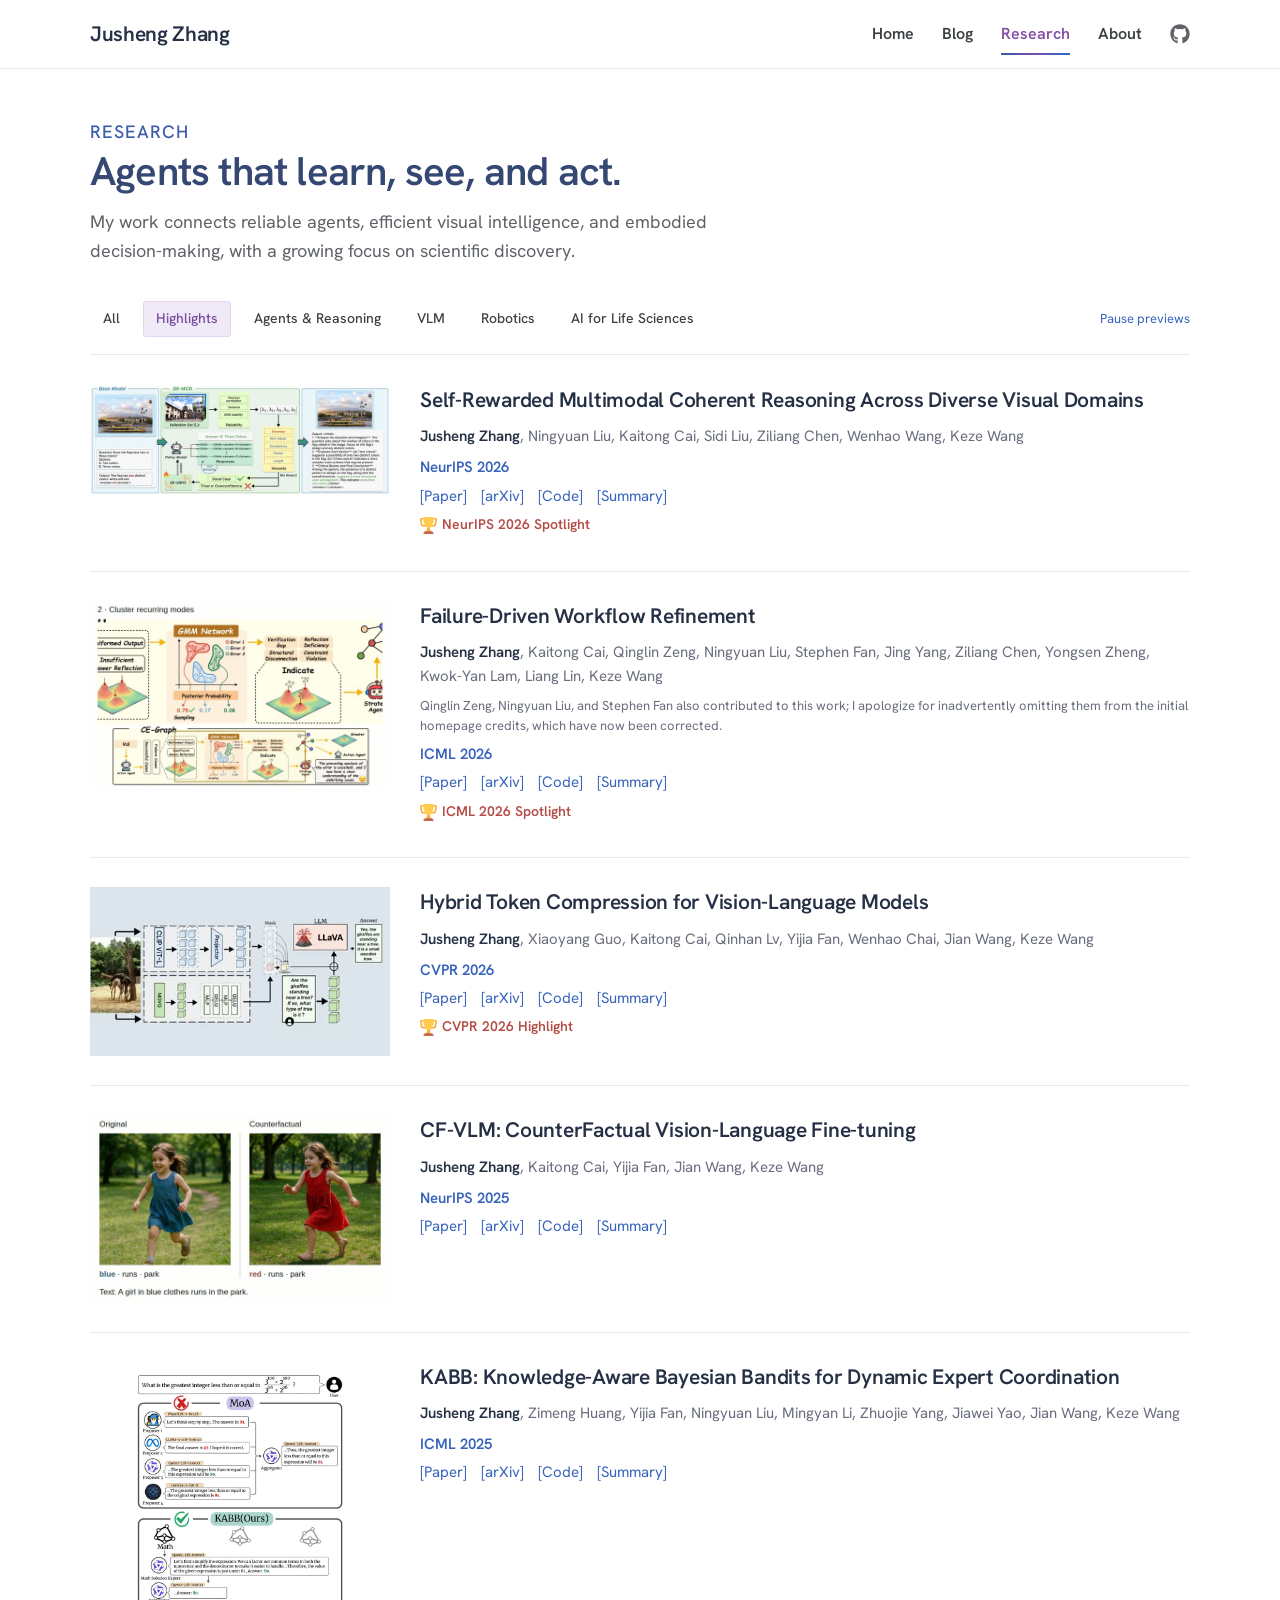
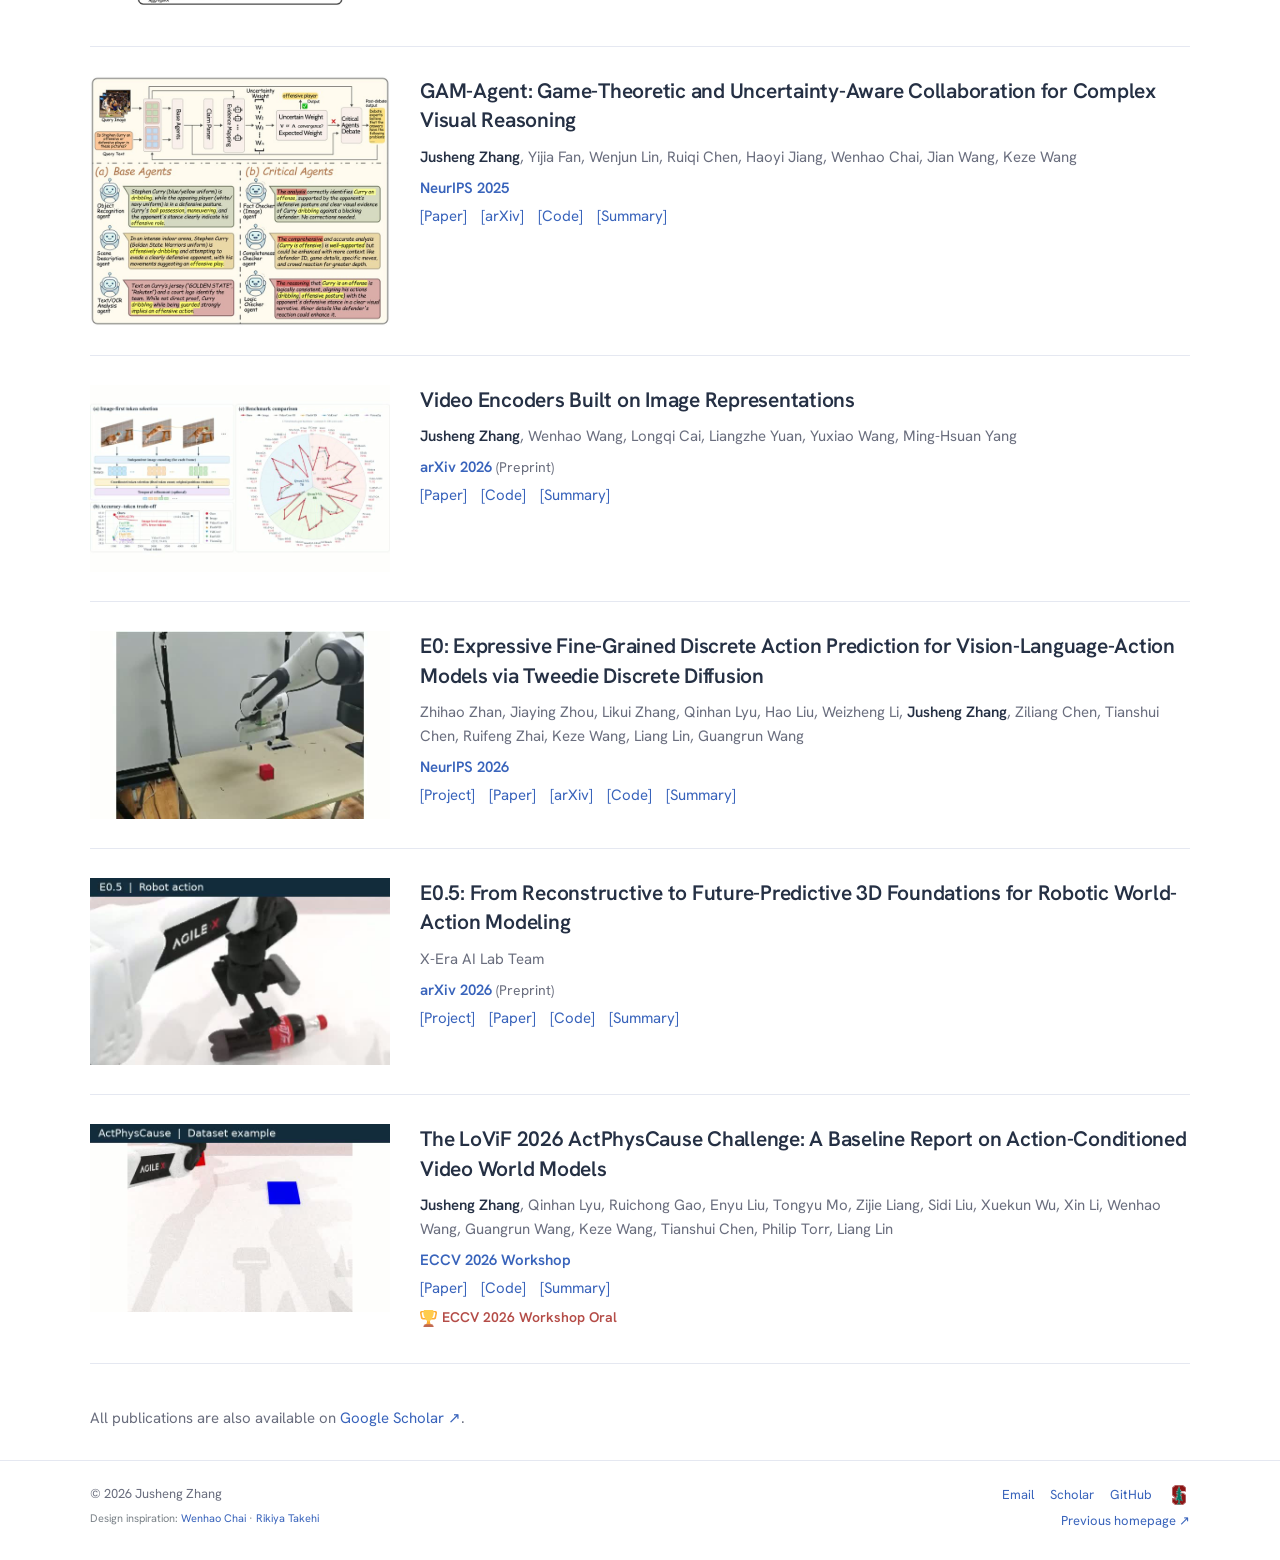
<file: research/index.html>
<!doctype html>
<html lang="en"><head><meta charset="utf-8"><meta name="viewport" content="width=device-width, initial-scale=1">
<meta name="robots" content="index, follow"><meta name="description" content="Jusheng Zhang — research on AI agents, multimodal intelligence, and scientific discovery.">
<link rel="canonical" href="https://jushengzhang.github.io/research/">
<meta name="theme-color" content="#ffffff"><title>Research · Jusheng Zhang</title>
<link rel="stylesheet" href="/style.css?v=b1797470d0"><script defer src="/site.js?v=6d56d5592b"></script></head>
<body class=""><a class="skip" href="#content">Skip to content</a>
<header class="site-header"><div class="shell header-inner"><a class="wordmark" href="/">Jusheng Zhang</a><nav class="nav" aria-label="Main navigation"><a href="/">Home</a><a href="/posts/">Blog</a><a href="/research/" aria-current="page">Research</a><a href="/about/">About</a><a class="nav-github" href="https://github.com/jushengzhang" aria-label="GitHub"><svg aria-hidden="true" focusable="false" viewbox="0 0 496 512" xmlns="http://www.w3.org/2000/svg"><!--! Font Awesome Free 6.7.2 by @fontawesome - https://fontawesome.com License - https://fontawesome.com/license/free (Icons: CC BY 4.0, Fonts: SIL OFL 1.1, Code: MIT License) Copyright 2024 Fonticons, Inc. --><path d="M165.9 397.4c0 2-2.3 3.6-5.2 3.6-3.3.3-5.6-1.3-5.6-3.6 0-2 2.3-3.6 5.2-3.6 3-.3 5.6 1.3 5.6 3.6zm-31.1-4.5c-.7 2 1.3 4.3 4.3 4.9 2.6 1 5.6 0 6.2-2s-1.3-4.3-4.3-5.2c-2.6-.7-5.5.3-6.2 2.3zm44.2-1.7c-2.9.7-4.9 2.6-4.6 4.9.3 2 2.9 3.3 5.9 2.6 2.9-.7 4.9-2.6 4.6-4.6-.3-1.9-3-3.2-5.9-2.9zM244.8 8C106.1 8 0 113.3 0 252c0 110.9 69.8 205.8 169.5 239.2 12.8 2.3 17.3-5.6 17.3-12.1 0-6.2-.3-40.4-.3-61.4 0 0-70 15-84.7-29.8 0 0-11.4-29.1-27.8-36.6 0 0-22.9-15.7 1.6-15.4 0 0 24.9 2 38.6 25.8 21.9 38.6 58.6 27.5 72.9 20.9 2.3-16 8.8-27.1 16-33.7-55.9-6.2-112.3-14.3-112.3-110.5 0-27.5 7.6-41.3 23.6-58.9-2.6-6.5-11.1-33.3 2.6-67.9 20.9-6.5 69 27 69 27 20-5.6 41.5-8.5 62.8-8.5s42.8 2.9 62.8 8.5c0 0 48.1-33.6 69-27 13.7 34.7 5.2 61.4 2.6 67.9 16 17.7 25.8 31.5 25.8 58.9 0 96.5-58.9 104.2-114.8 110.5 9.2 7.9 17 22.9 17 46.4 0 33.7-.3 75.4-.3 83.6 0 6.5 4.6 14.4 17.3 12.1C428.2 457.8 496 362.9 496 252 496 113.3 383.5 8 244.8 8zM97.2 352.9c-1.3 1-1 3.3.7 5.2 1.6 1.6 3.9 2.3 5.2 1 1.3-1 1-3.3-.7-5.2-1.6-1.6-3.9-2.3-5.2-1zm-10.8-8.1c-.7 1.3.3 2.9 2.3 3.9 1.6 1 3.6.7 4.3-.7.7-1.3-.3-2.9-2.3-3.9-2-.6-3.6-.3-4.3.7zm32.4 35.6c-1.6 1.3-1 4.3 1.3 6.2 2.3 2.3 5.2 2.6 6.5 1 1.3-1.3.7-4.3-1.3-6.2-2.2-2.3-5.2-2.6-6.5-1zm-11.4-14.7c-1.6 1-1.6 3.6 0 5.9 1.6 2.3 4.3 3.3 5.6 2.3 1.6-1.3 1.6-3.9 0-6.2-1.4-2.3-4-3.3-5.6-2z"></path></svg></a></nav></div></header>
<main id="content"><div class="shell"><header class="page-intro"><p class="eyebrow gradient-label">Research</p><h1>Agents that learn, see, and act.</h1><p>My work connects reliable agents, efficient visual intelligence, and embodied decision-making, with a growing focus on scientific discovery.</p></header><div class="publication-tools"><div aria-label="Explore research themes" class="chips" role="group">
<button aria-pressed="false" class="chip" data-filter="all" type="button">All</button>
<button aria-pressed="true" class="chip" data-filter="highlights" type="button">Highlights</button>
<button aria-pressed="false" class="chip" data-filter="agents" type="button">Agents &amp; Reasoning</button>
<button aria-pressed="false" class="chip" data-filter="vlm" type="button">VLM</button>
<button aria-pressed="false" class="chip" data-filter="robotics" type="button">Robotics</button>
<button aria-pressed="false" class="chip" data-filter="life" type="button">AI for Life Sciences</button>
</div><button class="text-button" type="button" data-motion-toggle aria-pressed="false">Pause previews</button></div><section class="publications" aria-label="Publications"><ul class="pubs"><li class="pub" data-domain="vlm" data-hl="1" id="pub-c2"><div class="fig"><button aria-label="Enlarge figure for Self-Rewarded Multimodal Coherent Reasoning Across Diverse Visual Domains" class="figure-open" data-caption="SR-MCR: multimodal reasoning with process-level self-rewards and reliability-aware policy updates." data-full="/assets/c2-full.jpg" data-paper="https://arxiv.org/html/2512.22545" data-source="https://arxiv.org/html/2512.22545v1/main.png" data-source-label="Original figure ↗" data-title="Self-Rewarded Multimodal Coherent Reasoning Across Diverse Visual Domains" type="button"><img alt="Self-Rewarded Multimodal Coherent Reasoning Across Diverse Visual Domains — research figure" decoding="async" height="660" loading="lazy" src="/assets/c2.jpg" width="1800"/></button></div><div class="body"><p class="title"><span class="fire"><svg aria-hidden="true" class="inline-icon" viewbox="0 0 36 36" xmlns="http://www.w3.org/2000/svg"><path d="M35 19c0-2.062-.367-4.039-1.04-5.868-.46 5.389-3.333 8.157-6.335 6.868-2.812-1.208-.917-5.917-.777-8.164.236-3.809-.012-8.169-6.931-11.794 2.875 5.5.333 8.917-2.333 9.125-2.958.231-5.667-2.542-4.667-7.042-3.238 2.386-3.332 6.402-2.333 9 1.042 2.708-.042 4.958-2.583 5.208-2.84.28-4.418-3.041-2.963-8.333C2.52 10.965 1 14.805 1 19c0 9.389 7.611 17 17 17s17-7.611 17-17z" fill="#F4900C"></path><path d="M28.394 23.999c.148 3.084-2.561 4.293-4.019 3.709-2.106-.843-1.541-2.291-2.083-5.291s-2.625-5.083-5.708-6c2.25 6.333-1.247 8.667-3.08 9.084-1.872.426-3.753-.001-3.968-4.007C7.352 23.668 6 26.676 6 30c0 .368.023.73.055 1.09C9.125 34.124 13.342 36 18 36s8.875-1.876 11.945-4.91c.032-.36.055-.722.055-1.09 0-2.187-.584-4.236-1.606-6.001z" fill="#FFCC4D"></path></svg></span><a href="https://neurips.cc/virtual/2026/poster/149029">Self-Rewarded Multimodal Coherent Reasoning Across Diverse Visual Domains</a></p><p class="authors"><b>Jusheng Zhang</b>, Ningyuan Liu, Kaitong Cai, Sidi Liu, Ziliang Chen, Wenhao Wang, Keze Wang</p><p class="venue"><b><a href="https://neurips.cc/virtual/2026/poster/149029">NeurIPS 2026</a></b></p><p class="pub-links"><a href="https://neurips.cc/virtual/2026/poster/149029">[Paper]</a> <a href="https://arxiv.org/abs/2512.22545">[arXiv]</a> <span class="code-label">[Code]</span> <button aria-controls="summary-c2" aria-expanded="false" class="summary-toggle" type="button">[Summary]</button></p><p class="award"><svg aria-hidden="true" class="inline-icon" viewbox="0 0 36 36" xmlns="http://www.w3.org/2000/svg"><path d="M5.123 5h6C12.227 5 13 4.896 13 6V4c0-1.104-.773-2-1.877-2h-8c-2 0-3.583 2.125-3 5 0 0 1.791 9.375 1.917 9.958C2.373 18.5 4.164 20 6.081 20h6.958c1.105 0-.039-1.896-.039-3v-2c0 1.104-.773 2-1.877 2h-4c-1.104 0-1.833-1.042-2-2S3.539 7.667 3.539 7.667C3.206 5.75 4.018 5 5.123 5zm25.812 0h-6C23.831 5 22 4.896 22 6V4c0-1.104 1.831-2 2.935-2h8c2 0 3.584 2.125 3 5 0 0-1.633 9.419-1.771 10-.354 1.5-2.042 3-4 3h-7.146C21.914 20 22 18.104 22 17v-2c0 1.104 1.831 2 2.935 2h4c1.104 0 1.834-1.042 2-2s1.584-7.333 1.584-7.333C32.851 5.75 32.04 5 30.935 5zM20.832 22c0-6.958-2.709 0-2.709 0s-3-6.958-3 0-3.291 10-3.291 10h12.292c-.001 0-3.292-3.042-3.292-10z" fill="#FFAC33"></path><path d="M29.123 6.577c0 6.775-6.77 18.192-11 18.192-4.231 0-11-11.417-11-18.192 0-5.195 1-6.319 3-6.319 1.374 0 6.025-.027 8-.027l7-.001c2.917-.001 4 .684 4 6.347z" fill="#FFCC4D"></path><path d="M27 33c0 1.104.227 2-.877 2h-16C9.018 35 9 34.104 9 33v-1c0-1.104 1.164-2 2.206-2h13.917c1.042 0 1.877.896 1.877 2v1z" fill="#C1694F"></path><path d="M29 34.625c0 .76.165 1.375-1.252 1.375H8.498C7.206 36 7 35.385 7 34.625v-.25C7 33.615 7.738 33 8.498 33h19.25c.759 0 1.252.615 1.252 1.375v.25z" fill="#C1694F"></path></svg>NeurIPS 2026 Spotlight</p><p class="summary" hidden="" id="summary-c2">A label-free reinforcement learning framework that rewards multimodal LLM reasoning chains using five self-derived coherence and grounding signals, improving accuracy and step consistency without a critic.</p></div></li><li class="pub" data-domain="agents" data-hl="1" id="pub-c1"><div class="fig motion-figure"><button aria-label="Enlarge figure for Failure-Driven Workflow Refinement" class="figure-open" data-caption="CE-Graph: converting execution failures into signatures, recurring failure modes, and targeted workflow edits." data-full="/assets/c1-full.jpg" data-paper="https://arxiv.org/html/2510.10035" data-preview-caption="Original CE-Graph Figure 2: failure signatures, recurring failure modes, and targeted Propose-and-Verify graph edits. The upper view enlarges each region while the original workflow overview remains visible below. All graphics are from the paper." data-preview-source="https://arxiv.org/html/2510.10035v1" data-source="https://arxiv.org/html/2510.10035v1/main_flow.png" data-source-label="Original figure ↗" data-title="Failure-Driven Workflow Refinement" type="button"><img alt="Failure-Driven Workflow Refinement — animated preview" class="motion-poster" decoding="async" height="400" loading="lazy" src="/assets/c1-poster.jpg" width="640"/><video aria-hidden="true" class="paper-motion" data-src="/assets/preview-c1.mp4" disablepictureinpicture="" loop="" muted="" playsinline="" poster="/assets/c1-poster.jpg" preload="none"></video></button></div><div class="body"><p class="title"><span class="fire"><svg aria-hidden="true" class="inline-icon" viewbox="0 0 36 36" xmlns="http://www.w3.org/2000/svg"><path d="M35 19c0-2.062-.367-4.039-1.04-5.868-.46 5.389-3.333 8.157-6.335 6.868-2.812-1.208-.917-5.917-.777-8.164.236-3.809-.012-8.169-6.931-11.794 2.875 5.5.333 8.917-2.333 9.125-2.958.231-5.667-2.542-4.667-7.042-3.238 2.386-3.332 6.402-2.333 9 1.042 2.708-.042 4.958-2.583 5.208-2.84.28-4.418-3.041-2.963-8.333C2.52 10.965 1 14.805 1 19c0 9.389 7.611 17 17 17s17-7.611 17-17z" fill="#F4900C"></path><path d="M28.394 23.999c.148 3.084-2.561 4.293-4.019 3.709-2.106-.843-1.541-2.291-2.083-5.291s-2.625-5.083-5.708-6c2.25 6.333-1.247 8.667-3.08 9.084-1.872.426-3.753-.001-3.968-4.007C7.352 23.668 6 26.676 6 30c0 .368.023.73.055 1.09C9.125 34.124 13.342 36 18 36s8.875-1.876 11.945-4.91c.032-.36.055-.722.055-1.09 0-2.187-.584-4.236-1.606-6.001z" fill="#FFCC4D"></path></svg></span><a href="https://openreview.net/forum?id=GbYHY1RVUa">Failure-Driven Workflow Refinement</a></p><p class="authors"><b>Jusheng Zhang</b>, Kaitong Cai, Qinglin Zeng, Ningyuan Liu, Stephen Fan, Jing Yang, Ziliang Chen, Yongsen Zheng, Kwok-Yan Lam, Liang Lin, Keze Wang</p><p class="author-note">Qinglin Zeng, Ningyuan Liu, and Stephen Fan also contributed to this work; I apologize for inadvertently omitting them from the initial homepage credits, which have now been corrected.</p><p class="venue"><b><a href="https://openreview.net/forum?id=GbYHY1RVUa">ICML 2026</a></b></p><p class="pub-links"><a href="https://openreview.net/forum?id=GbYHY1RVUa">[Paper]</a> <a href="https://arxiv.org/abs/2510.10035">[arXiv]</a> <a href="https://github.com/jushengzhang/CE-Graph">[Code]</a> <button aria-controls="summary-c1" aria-expanded="false" class="summary-toggle" type="button">[Summary]</button></p><p class="award"><svg aria-hidden="true" class="inline-icon" viewbox="0 0 36 36" xmlns="http://www.w3.org/2000/svg"><path d="M5.123 5h6C12.227 5 13 4.896 13 6V4c0-1.104-.773-2-1.877-2h-8c-2 0-3.583 2.125-3 5 0 0 1.791 9.375 1.917 9.958C2.373 18.5 4.164 20 6.081 20h6.958c1.105 0-.039-1.896-.039-3v-2c0 1.104-.773 2-1.877 2h-4c-1.104 0-1.833-1.042-2-2S3.539 7.667 3.539 7.667C3.206 5.75 4.018 5 5.123 5zm25.812 0h-6C23.831 5 22 4.896 22 6V4c0-1.104 1.831-2 2.935-2h8c2 0 3.584 2.125 3 5 0 0-1.633 9.419-1.771 10-.354 1.5-2.042 3-4 3h-7.146C21.914 20 22 18.104 22 17v-2c0 1.104 1.831 2 2.935 2h4c1.104 0 1.834-1.042 2-2s1.584-7.333 1.584-7.333C32.851 5.75 32.04 5 30.935 5zM20.832 22c0-6.958-2.709 0-2.709 0s-3-6.958-3 0-3.291 10-3.291 10h12.292c-.001 0-3.292-3.042-3.292-10z" fill="#FFAC33"></path><path d="M29.123 6.577c0 6.775-6.77 18.192-11 18.192-4.231 0-11-11.417-11-18.192 0-5.195 1-6.319 3-6.319 1.374 0 6.025-.027 8-.027l7-.001c2.917-.001 4 .684 4 6.347z" fill="#FFCC4D"></path><path d="M27 33c0 1.104.227 2-.877 2h-16C9.018 35 9 34.104 9 33v-1c0-1.104 1.164-2 2.206-2h13.917c1.042 0 1.877.896 1.877 2v1z" fill="#C1694F"></path><path d="M29 34.625c0 .76.165 1.375-1.252 1.375H8.498C7.206 36 7 35.385 7 34.625v-.25C7 33.615 7.738 33 8.498 33h19.25c.759 0 1.252.615 1.252 1.375v.25z" fill="#C1694F"></path></svg>ICML 2026 Spotlight</p><p class="summary" hidden="" id="summary-c1">Reframes LLM workflow optimization as reducing a workflow's expected failure mass: CE-Graph clusters counterexamples into failure modes and applies verified graph edits that shrink them.</p></div></li><li class="pub" data-domain="vlm" data-hl="1" id="pub-c11"><div class="fig motion-figure"><button aria-label="Enlarge figure for Hybrid Token Compression for Vision-Language Models" class="figure-open" data-caption="HybridToken-VLM: continuous visual features and discrete semantic anchors share a compact token bottleneck." data-full="/assets/c11-full.jpg" data-paper="https://openaccess.thecvf.com/content/CVPR2026/papers/Zhang_Hybrid_Token_Compression_for_Vision-Language_Models_CVPR_2026_paper.pdf" data-preview-caption="Token-compression method animation hosted on coauthor Jian Wang’s homepage. The paper title and publication entry retain the original Hybrid Token Compression work." data-preview-source="https://jianwang-cmu.github.io/" data-source="https://raw.githubusercontent.com/jushengzhang/HybridToken-VLM/main/assets/pipeline.png" data-source-label="Original figure ↗" data-title="Hybrid Token Compression for Vision-Language Models" type="button"><img alt="Hybrid Token Compression for Vision-Language Models — animated preview" class="motion-poster" decoding="async" height="400" loading="lazy" src="/assets/c11-poster.jpg" width="640"/><video aria-hidden="true" class="paper-motion" data-src="/assets/preview-c11.mp4" disablepictureinpicture="" loop="" muted="" playsinline="" poster="/assets/c11-poster.jpg" preload="none"></video></button></div><div class="body"><p class="title"><span class="fire"><svg aria-hidden="true" class="inline-icon" viewbox="0 0 36 36" xmlns="http://www.w3.org/2000/svg"><path d="M35 19c0-2.062-.367-4.039-1.04-5.868-.46 5.389-3.333 8.157-6.335 6.868-2.812-1.208-.917-5.917-.777-8.164.236-3.809-.012-8.169-6.931-11.794 2.875 5.5.333 8.917-2.333 9.125-2.958.231-5.667-2.542-4.667-7.042-3.238 2.386-3.332 6.402-2.333 9 1.042 2.708-.042 4.958-2.583 5.208-2.84.28-4.418-3.041-2.963-8.333C2.52 10.965 1 14.805 1 19c0 9.389 7.611 17 17 17s17-7.611 17-17z" fill="#F4900C"></path><path d="M28.394 23.999c.148 3.084-2.561 4.293-4.019 3.709-2.106-.843-1.541-2.291-2.083-5.291s-2.625-5.083-5.708-6c2.25 6.333-1.247 8.667-3.08 9.084-1.872.426-3.753-.001-3.968-4.007C7.352 23.668 6 26.676 6 30c0 .368.023.73.055 1.09C9.125 34.124 13.342 36 18 36s8.875-1.876 11.945-4.91c.032-.36.055-.722.055-1.09 0-2.187-.584-4.236-1.606-6.001z" fill="#FFCC4D"></path></svg></span><a href="https://openaccess.thecvf.com/content/CVPR2026/papers/Zhang_Hybrid_Token_Compression_for_Vision-Language_Models_CVPR_2026_paper.pdf">Hybrid Token Compression for Vision-Language Models</a></p><p class="authors"><b>Jusheng Zhang</b>, Xiaoyang Guo, Kaitong Cai, Qinhan Lv, Yijia Fan, Wenhao Chai, Jian Wang, Keze Wang</p><p class="venue"><b><a href="https://openaccess.thecvf.com/content/CVPR2026/papers/Zhang_Hybrid_Token_Compression_for_Vision-Language_Models_CVPR_2026_paper.pdf">CVPR 2026</a></b></p><p class="pub-links"><a href="https://openaccess.thecvf.com/content/CVPR2026/papers/Zhang_Hybrid_Token_Compression_for_Vision-Language_Models_CVPR_2026_paper.pdf">[Paper]</a> <a href="https://arxiv.org/abs/2512.08240">[arXiv]</a> <a href="https://github.com/jushengzhang/HybridToken-VLM">[Code]</a> <button aria-controls="summary-c11" aria-expanded="false" class="summary-toggle" type="button">[Summary]</button></p><p class="award"><svg aria-hidden="true" class="inline-icon" viewbox="0 0 36 36" xmlns="http://www.w3.org/2000/svg"><path d="M5.123 5h6C12.227 5 13 4.896 13 6V4c0-1.104-.773-2-1.877-2h-8c-2 0-3.583 2.125-3 5 0 0 1.791 9.375 1.917 9.958C2.373 18.5 4.164 20 6.081 20h6.958c1.105 0-.039-1.896-.039-3v-2c0 1.104-.773 2-1.877 2h-4c-1.104 0-1.833-1.042-2-2S3.539 7.667 3.539 7.667C3.206 5.75 4.018 5 5.123 5zm25.812 0h-6C23.831 5 22 4.896 22 6V4c0-1.104 1.831-2 2.935-2h8c2 0 3.584 2.125 3 5 0 0-1.633 9.419-1.771 10-.354 1.5-2.042 3-4 3h-7.146C21.914 20 22 18.104 22 17v-2c0 1.104 1.831 2 2.935 2h4c1.104 0 1.834-1.042 2-2s1.584-7.333 1.584-7.333C32.851 5.75 32.04 5 30.935 5zM20.832 22c0-6.958-2.709 0-2.709 0s-3-6.958-3 0-3.291 10-3.291 10h12.292c-.001 0-3.292-3.042-3.292-10z" fill="#FFAC33"></path><path d="M29.123 6.577c0 6.775-6.77 18.192-11 18.192-4.231 0-11-11.417-11-18.192 0-5.195 1-6.319 3-6.319 1.374 0 6.025-.027 8-.027l7-.001c2.917-.001 4 .684 4 6.347z" fill="#FFCC4D"></path><path d="M27 33c0 1.104.227 2-.877 2h-16C9.018 35 9 34.104 9 33v-1c0-1.104 1.164-2 2.206-2h13.917c1.042 0 1.877.896 1.877 2v1z" fill="#C1694F"></path><path d="M29 34.625c0 .76.165 1.375-1.252 1.375H8.498C7.206 36 7 35.385 7 34.625v-.25C7 33.615 7.738 33 8.498 33h19.25c.759 0 1.252.615 1.252 1.375v.25z" fill="#C1694F"></path></svg>CVPR 2026 Highlight</p><p class="summary" hidden="" id="summary-c11">Compresses a VLM's hundreds of visual tokens into a single token by fusing continuous patch features with a few discrete semantic anchor tokens, retaining most benchmark performance.</p></div></li><li class="pub" data-domain="vlm" data-hl="1" id="pub-c16"><div class="fig motion-figure"><button aria-label="Enlarge figure for CF-VLM: CounterFactual Vision-Language Fine-tuning" class="figure-open" data-caption="CF-VLM: training with factual and counterfactual examples for stronger semantic discrimination." data-full="/assets/c16-full.jpg" data-paper="https://arxiv.org/html/2506.17267" data-preview-caption="Original training examples from CF-VLM Figure 2. The factual image and original text remain fixed; the counterfactual image changes clothing color, action, or scene. This is a presentation of the paper’s training samples, rather than a video of model predictions." data-preview-source="https://arxiv.org/html/2506.17267v1" data-source="https://arxiv.org/html/2506.17267v1/zhentamadefan.png" data-source-label="Original figure ↗" data-title="CF-VLM: CounterFactual Vision-Language Fine-tuning" type="button"><img alt="CF-VLM: CounterFactual Vision-Language Fine-tuning — animated preview" class="motion-poster" decoding="async" height="400" loading="lazy" src="/assets/c16-poster.jpg" width="640"/><video aria-hidden="true" class="paper-motion" data-src="/assets/preview-c16.mp4" disablepictureinpicture="" loop="" muted="" playsinline="" poster="/assets/c16-poster.jpg" preload="none"></video></button></div><div class="body"><p class="title"><span class="fire"><svg aria-hidden="true" class="inline-icon" viewbox="0 0 36 36" xmlns="http://www.w3.org/2000/svg"><path d="M35 19c0-2.062-.367-4.039-1.04-5.868-.46 5.389-3.333 8.157-6.335 6.868-2.812-1.208-.917-5.917-.777-8.164.236-3.809-.012-8.169-6.931-11.794 2.875 5.5.333 8.917-2.333 9.125-2.958.231-5.667-2.542-4.667-7.042-3.238 2.386-3.332 6.402-2.333 9 1.042 2.708-.042 4.958-2.583 5.208-2.84.28-4.418-3.041-2.963-8.333C2.52 10.965 1 14.805 1 19c0 9.389 7.611 17 17 17s17-7.611 17-17z" fill="#F4900C"></path><path d="M28.394 23.999c.148 3.084-2.561 4.293-4.019 3.709-2.106-.843-1.541-2.291-2.083-5.291s-2.625-5.083-5.708-6c2.25 6.333-1.247 8.667-3.08 9.084-1.872.426-3.753-.001-3.968-4.007C7.352 23.668 6 26.676 6 30c0 .368.023.73.055 1.09C9.125 34.124 13.342 36 18 36s8.875-1.876 11.945-4.91c.032-.36.055-.722.055-1.09 0-2.187-.584-4.236-1.606-6.001z" fill="#FFCC4D"></path></svg></span><a href="https://neurips.cc/virtual/2025/poster/120284">CF-VLM: CounterFactual Vision-Language Fine-tuning</a></p><p class="authors"><b>Jusheng Zhang</b>, Kaitong Cai, Yijia Fan, Jian Wang, Keze Wang</p><p class="venue"><b><a href="https://neurips.cc/virtual/2025/poster/120284">NeurIPS 2025</a></b></p><p class="pub-links"><a href="https://neurips.cc/virtual/2025/poster/120284">[Paper]</a> <a href="https://arxiv.org/abs/2506.17267">[arXiv]</a> <a href="https://github.com/HCP-AI-Research-Lab/CF-VLM/">[Code]</a> <button aria-controls="summary-c16" aria-expanded="false" class="summary-toggle" type="button">[Summary]</button></p><p class="summary" hidden="" id="summary-c16">Fine-tunes vision-language models with counterfactual image-text pairs so they stay aligned, distinguish factual from counterfactual scenes, and respond to minimal causal edits, improving compositional reasoning.</p></div></li><li class="pub" data-domain="agents" data-hl="1" id="pub-c6"><div class="fig"><button aria-label="Enlarge figure for KABB: Knowledge-Aware Bayesian Bandits for Dynamic Expert Coordination" class="figure-open" data-caption="Original paper figure: MoA aggregates conflicting proposals into 81 (incorrect); KABB uses knowledge-aware expert selection to obtain 80 (correct) on the same mathematical case." data-full="/assets/c6-paper-case-original-full.jpg" data-paper="https://arxiv.org/html/2502.07350" data-source="https://arxiv.org/html/2502.07350v2/Frame_396.png" data-source-label="Original figure ↗" data-title="KABB: Knowledge-Aware Bayesian Bandits for Dynamic Expert Coordination" type="button"><img alt="KABB: Knowledge-Aware Bayesian Bandits for Dynamic Expert Coordination — research figure" decoding="async" height="1627" loading="lazy" src="/assets/c6-paper-case-original.jpg" width="1442"/></button></div><div class="body"><p class="title"><span class="fire"><svg aria-hidden="true" class="inline-icon" viewbox="0 0 36 36" xmlns="http://www.w3.org/2000/svg"><path d="M35 19c0-2.062-.367-4.039-1.04-5.868-.46 5.389-3.333 8.157-6.335 6.868-2.812-1.208-.917-5.917-.777-8.164.236-3.809-.012-8.169-6.931-11.794 2.875 5.5.333 8.917-2.333 9.125-2.958.231-5.667-2.542-4.667-7.042-3.238 2.386-3.332 6.402-2.333 9 1.042 2.708-.042 4.958-2.583 5.208-2.84.28-4.418-3.041-2.963-8.333C2.52 10.965 1 14.805 1 19c0 9.389 7.611 17 17 17s17-7.611 17-17z" fill="#F4900C"></path><path d="M28.394 23.999c.148 3.084-2.561 4.293-4.019 3.709-2.106-.843-1.541-2.291-2.083-5.291s-2.625-5.083-5.708-6c2.25 6.333-1.247 8.667-3.08 9.084-1.872.426-3.753-.001-3.968-4.007C7.352 23.668 6 26.676 6 30c0 .368.023.73.055 1.09C9.125 34.124 13.342 36 18 36s8.875-1.876 11.945-4.91c.032-.36.055-.722.055-1.09 0-2.187-.584-4.236-1.606-6.001z" fill="#FFCC4D"></path></svg></span><a href="https://proceedings.mlr.press/v267/zhang25aa.html">KABB: Knowledge-Aware Bayesian Bandits for Dynamic Expert Coordination</a></p><p class="authors"><b>Jusheng Zhang</b>, Zimeng Huang, Yijia Fan, Ningyuan Liu, Mingyan Li, Zhuojie Yang, Jiawei Yao, Jian Wang, Keze Wang</p><p class="venue"><b><a href="https://proceedings.mlr.press/v267/zhang25aa.html">ICML 2025</a></b></p><p class="pub-links"><a href="https://proceedings.mlr.press/v267/zhang25aa.html">[Paper]</a> <a href="https://arxiv.org/abs/2502.07350">[arXiv]</a> <a href="https://github.com/HCP-AI-Research-Lab/KABB">[Code]</a> <button aria-controls="summary-c6" aria-expanded="false" class="summary-toggle" type="button">[Summary]</button></p><p class="summary" hidden="" id="summary-c6">KABB selects which expert agents to use for a task via Thompson Sampling guided by a semantic knowledge-distance model, with dual adaptation that keeps expert representations current.</p></div></li><li class="pub" data-domain="agents" data-hl="1" id="pub-c5"><div class="fig"><button aria-label="Enlarge figure for GAM-Agent: Game-Theoretic and Uncertainty-Aware Collaboration for Complex Visual Reasoning" class="figure-open" data-caption="GAM-Agent: base-agent reasoning, evidence mapping, uncertainty assessment, and critic-guided collaboration." data-full="/assets/c5-full.jpg" data-paper="https://arxiv.org/html/2505.23399" data-source="https://arxiv.org/html/2505.23399v2/pipeline.png" data-source-label="Original figure ↗" data-title="GAM-Agent: Game-Theoretic and Uncertainty-Aware Collaboration for Complex Visual Reasoning" type="button"><img alt="GAM-Agent: Game-Theoretic and Uncertainty-Aware Collaboration for Complex Visual Reasoning — research figure" decoding="async" height="1500" loading="lazy" src="/assets/c5.jpg" width="1800"/></button></div><div class="body"><p class="title"><span class="fire"><svg aria-hidden="true" class="inline-icon" viewbox="0 0 36 36" xmlns="http://www.w3.org/2000/svg"><path d="M35 19c0-2.062-.367-4.039-1.04-5.868-.46 5.389-3.333 8.157-6.335 6.868-2.812-1.208-.917-5.917-.777-8.164.236-3.809-.012-8.169-6.931-11.794 2.875 5.5.333 8.917-2.333 9.125-2.958.231-5.667-2.542-4.667-7.042-3.238 2.386-3.332 6.402-2.333 9 1.042 2.708-.042 4.958-2.583 5.208-2.84.28-4.418-3.041-2.963-8.333C2.52 10.965 1 14.805 1 19c0 9.389 7.611 17 17 17s17-7.611 17-17z" fill="#F4900C"></path><path d="M28.394 23.999c.148 3.084-2.561 4.293-4.019 3.709-2.106-.843-1.541-2.291-2.083-5.291s-2.625-5.083-5.708-6c2.25 6.333-1.247 8.667-3.08 9.084-1.872.426-3.753-.001-3.968-4.007C7.352 23.668 6 26.676 6 30c0 .368.023.73.055 1.09C9.125 34.124 13.342 36 18 36s8.875-1.876 11.945-4.91c.032-.36.055-.722.055-1.09 0-2.187-.584-4.236-1.606-6.001z" fill="#FFCC4D"></path></svg></span><a href="https://proceedings.neurips.cc/paper_files/paper/2025/hash/d38512ba4121046784528ad9984af74a-Abstract-Conference.html">GAM-Agent: Game-Theoretic and Uncertainty-Aware Collaboration for Complex Visual Reasoning</a></p><p class="authors"><b>Jusheng Zhang</b>, Yijia Fan, Wenjun Lin, Ruiqi Chen, Haoyi Jiang, Wenhao Chai, Jian Wang, Keze Wang</p><p class="venue"><b><a href="https://proceedings.neurips.cc/paper_files/paper/2025/hash/d38512ba4121046784528ad9984af74a-Abstract-Conference.html">NeurIPS 2025</a></b></p><p class="pub-links"><a href="https://proceedings.neurips.cc/paper_files/paper/2025/hash/d38512ba4121046784528ad9984af74a-Abstract-Conference.html">[Paper]</a> <a href="https://arxiv.org/abs/2505.23399">[arXiv]</a> <a href="https://github.com/jushengzhang/Gam-Agent">[Code]</a> <button aria-controls="summary-c5" aria-expanded="false" class="summary-toggle" type="button">[Summary]</button></p><p class="summary" hidden="" id="summary-c5">Base agents handle visual sub-tasks while a critic agent checks consistency; modeled as a non-zero-sum game, they exchange claims and uncertainties and debate when they disagree.</p></div></li><li class="pub" data-domain="vlm" data-hl="1" id="pub-m5"><div class="fig motion-figure"><button aria-label="Enlarge figure for Video Encoders Built on Image Representations" class="figure-open" data-caption="Image-first video encoding: preserve frame-level candidates, select a token budget, and add temporal context." data-full="/assets/m5-full.jpg" data-paper="https://arxiv.org/html/2610.06616" data-preview-caption="The original Figure 1 overview appears first, followed by the four cat-jump keyframes from Figure 2 with synchronized enlarged source-support patches. Patch coordinates come directly from the PDF illustration and indicate illustrative source support. The preview animates published keyframes rather than recovered continuous footage." data-preview-source="https://arxiv.org/html/2610.06616v1" data-source="https://arxiv.org/html/2610.06616v1/jusheng_image_1.png" data-source-label="Original figure ↗" data-title="Video Encoders Built on Image Representations" type="button"><img alt="Video Encoders Built on Image Representations — animated preview" class="motion-poster" decoding="async" height="400" loading="lazy" src="/assets/m5-poster.jpg" width="640"/><video aria-hidden="true" class="paper-motion" data-src="/assets/preview-m5.mp4" disablepictureinpicture="" loop="" muted="" playsinline="" poster="/assets/m5-poster.jpg" preload="none"></video></button></div><div class="body"><p class="title"><span class="fire"><svg aria-hidden="true" class="inline-icon" viewbox="0 0 36 36" xmlns="http://www.w3.org/2000/svg"><path d="M35 19c0-2.062-.367-4.039-1.04-5.868-.46 5.389-3.333 8.157-6.335 6.868-2.812-1.208-.917-5.917-.777-8.164.236-3.809-.012-8.169-6.931-11.794 2.875 5.5.333 8.917-2.333 9.125-2.958.231-5.667-2.542-4.667-7.042-3.238 2.386-3.332 6.402-2.333 9 1.042 2.708-.042 4.958-2.583 5.208-2.84.28-4.418-3.041-2.963-8.333C2.52 10.965 1 14.805 1 19c0 9.389 7.611 17 17 17s17-7.611 17-17z" fill="#F4900C"></path><path d="M28.394 23.999c.148 3.084-2.561 4.293-4.019 3.709-2.106-.843-1.541-2.291-2.083-5.291s-2.625-5.083-5.708-6c2.25 6.333-1.247 8.667-3.08 9.084-1.872.426-3.753-.001-3.968-4.007C7.352 23.668 6 26.676 6 30c0 .368.023.73.055 1.09C9.125 34.124 13.342 36 18 36s8.875-1.876 11.945-4.91c.032-.36.055-.722.055-1.09 0-2.187-.584-4.236-1.606-6.001z" fill="#FFCC4D"></path></svg></span><a href="https://arxiv.org/abs/2610.06616">Video Encoders Built on Image Representations</a></p><p class="authors"><b>Jusheng Zhang</b>, Wenhao Wang, Longqi Cai, Liangzhe Yuan, Yuxiao Wang, Ming-Hsuan Yang</p><p class="venue"><b><a href="https://arxiv.org/abs/2610.06616">arXiv 2026</a></b> <span class="status">(Preprint)</span></p><p class="pub-links"><a href="https://arxiv.org/abs/2610.06616">[Paper]</a> <span class="code-label">[Code]</span> <button aria-controls="summary-m5" aria-expanded="false" class="summary-toggle" type="button">[Summary]</button></p><p class="summary" hidden="" id="summary-m5">Builds a compact video encoder on a frozen image encoder by selecting a fixed token budget across frames and adding temporal context only to selected tokens.</p></div></li><li class="pub" data-domain="robotics" data-hl="1" id="pub-c21"><div class="fig motion-figure"><button aria-label="Enlarge figure for E0: Expressive Fine-Grained Discrete Action Prediction for Vision-Language-Action Models via Tweedie Discrete Diffusion" class="figure-open" data-caption="E0: discrete diffusion over quantized action tokens for fine-grained robotic control." data-full="/assets/c21-full.jpg" data-paper="https://neurips.cc/virtual/2026/poster/154265" data-preview-caption="Official E0 real-world robot demonstration. One camera panel is excerpted from the project’s four-panel video; the source is labeled 4× speed." data-preview-source="https://doo-mon.github.io/e0web/" data-source="https://raw.githubusercontent.com/Doo-mon/e0/main/figs/e0.png" data-source-label="Original figure ↗" data-title="E0: Expressive Fine-Grained Discrete Action Prediction for Vision-Language-Action Models via Tweedie Discrete Diffusion" type="button"><img alt="E0: Expressive Fine-Grained Discrete Action Prediction for Vision-Language-Action Models via Tweedie Discrete Diffusion — animated preview" class="motion-poster" decoding="async" height="400" loading="lazy" src="/assets/c21-poster.jpg" width="640"/><video aria-hidden="true" class="paper-motion" data-src="/assets/preview-c21.mp4" disablepictureinpicture="" loop="" muted="" playsinline="" poster="/assets/c21-poster.jpg" preload="none"></video></button></div><div class="body"><p class="title"><span class="fire"><svg aria-hidden="true" class="inline-icon" viewbox="0 0 36 36" xmlns="http://www.w3.org/2000/svg"><path d="M35 19c0-2.062-.367-4.039-1.04-5.868-.46 5.389-3.333 8.157-6.335 6.868-2.812-1.208-.917-5.917-.777-8.164.236-3.809-.012-8.169-6.931-11.794 2.875 5.5.333 8.917-2.333 9.125-2.958.231-5.667-2.542-4.667-7.042-3.238 2.386-3.332 6.402-2.333 9 1.042 2.708-.042 4.958-2.583 5.208-2.84.28-4.418-3.041-2.963-8.333C2.52 10.965 1 14.805 1 19c0 9.389 7.611 17 17 17s17-7.611 17-17z" fill="#F4900C"></path><path d="M28.394 23.999c.148 3.084-2.561 4.293-4.019 3.709-2.106-.843-1.541-2.291-2.083-5.291s-2.625-5.083-5.708-6c2.25 6.333-1.247 8.667-3.08 9.084-1.872.426-3.753-.001-3.968-4.007C7.352 23.668 6 26.676 6 30c0 .368.023.73.055 1.09C9.125 34.124 13.342 36 18 36s8.875-1.876 11.945-4.91c.032-.36.055-.722.055-1.09 0-2.187-.584-4.236-1.606-6.001z" fill="#FFCC4D"></path></svg></span><a href="https://neurips.cc/virtual/2026/poster/154265">E0: Expressive Fine-Grained Discrete Action Prediction for Vision-Language-Action Models via Tweedie Discrete Diffusion</a></p><p class="authors">Zhihao Zhan, Jiaying Zhou, Likui Zhang, Qinhan Lyu, Hao Liu, Weizheng Li, <b>Jusheng Zhang</b>, Ziliang Chen, Tianshui Chen, Ruifeng Zhai, Keze Wang, Liang Lin, Guangrun Wang</p><p class="venue"><b><a href="https://neurips.cc/virtual/2026/poster/154265">NeurIPS 2026</a></b></p><p class="pub-links"><a href="https://doo-mon.github.io/e0web/">[Project]</a> <a href="https://neurips.cc/virtual/2026/poster/154265">[Paper]</a> <a href="https://arxiv.org/abs/2511.21542">[arXiv]</a> <a href="https://github.com/Doo-mon/e0">[Code]</a> <button aria-controls="summary-c21" aria-expanded="false" class="summary-toggle" type="button">[Summary]</button></p><p class="summary" hidden="" id="summary-c21">Predicts robot actions by iteratively denoising quantized action tokens with a discrete diffusion process, improving precision and generalization across tasks, scenes, and viewpoints.</p></div></li><li class="pub" data-domain="robotics" data-hl="1" id="pub-m3"><div class="fig motion-figure"><button aria-label="Enlarge figure for E0.5: From Reconstructive to Future-Predictive 3D Foundations for Robotic World-Action Modeling" class="figure-open" data-caption="E0.5: a geometry-native world-action model jointly predicts actions and future 3D states." data-full="/assets/m3-full.jpg" data-paper="https://www.x-era.ai/e05/index.html" data-preview-caption="Official E0.5 examples for adjust_bottle: a robot action rollout followed by a predicted future 3D view. These are consecutive excerpts from two official clips, not a synchronized comparison." data-preview-source="https://www.x-era.ai/e05/index.html" data-source="https://www.x-era.ai/e05/e05-assets/img/fig-method.png" data-source-label="Original figure ↗" data-title="E0.5: From Reconstructive to Future-Predictive 3D Foundations for Robotic World-Action Modeling" type="button"><img alt="E0.5: From Reconstructive to Future-Predictive 3D Foundations for Robotic World-Action Modeling — animated preview" class="motion-poster" decoding="async" height="400" loading="lazy" src="/assets/m3-poster.jpg" width="640"/><video aria-hidden="true" class="paper-motion" data-src="/assets/preview-m3.mp4" disablepictureinpicture="" loop="" muted="" playsinline="" poster="/assets/m3-poster.jpg" preload="none"></video></button></div><div class="body"><p class="title"><span class="fire"><svg aria-hidden="true" class="inline-icon" viewbox="0 0 36 36" xmlns="http://www.w3.org/2000/svg"><path d="M35 19c0-2.062-.367-4.039-1.04-5.868-.46 5.389-3.333 8.157-6.335 6.868-2.812-1.208-.917-5.917-.777-8.164.236-3.809-.012-8.169-6.931-11.794 2.875 5.5.333 8.917-2.333 9.125-2.958.231-5.667-2.542-4.667-7.042-3.238 2.386-3.332 6.402-2.333 9 1.042 2.708-.042 4.958-2.583 5.208-2.84.28-4.418-3.041-2.963-8.333C2.52 10.965 1 14.805 1 19c0 9.389 7.611 17 17 17s17-7.611 17-17z" fill="#F4900C"></path><path d="M28.394 23.999c.148 3.084-2.561 4.293-4.019 3.709-2.106-.843-1.541-2.291-2.083-5.291s-2.625-5.083-5.708-6c2.25 6.333-1.247 8.667-3.08 9.084-1.872.426-3.753-.001-3.968-4.007C7.352 23.668 6 26.676 6 30c0 .368.023.73.055 1.09C9.125 34.124 13.342 36 18 36s8.875-1.876 11.945-4.91c.032-.36.055-.722.055-1.09 0-2.187-.584-4.236-1.606-6.001z" fill="#FFCC4D"></path></svg></span><a href="https://arxiv.org/abs/2610.36011">E0.5: From Reconstructive to Future-Predictive 3D Foundations for Robotic World-Action Modeling</a></p><p class="authors">X-Era AI Lab Team</p><p class="venue"><b><a href="https://arxiv.org/abs/2610.36011">arXiv 2026</a></b> <span class="status">(Preprint)</span></p><p class="pub-links"><a href="https://www.x-era.ai/e05/index.html">[Project]</a> <a href="https://arxiv.org/abs/2610.36011">[Paper]</a> <a href="https://github.com/X-EraAI/e05">[Code]</a> <button aria-controls="summary-m3" aria-expanded="false" class="summary-toggle" type="button">[Summary]</button></p><p class="summary" hidden="" id="summary-m3">Builds a robot world-action model on a 3D foundation backbone that jointly predicts actions and future 3D geometry, improving manipulation success in simulation and on real robots.</p></div></li><li class="pub" data-domain="robotics" data-hl="1" id="pub-w2"><div class="fig motion-figure"><button aria-label="Enlarge figure for The LoViF 2026 ActPhysCause Challenge: A Baseline Report on Action-Conditioned Video World Models" class="figure-open" data-caption="ActPhysCause: an overview of the challenge for action-conditioned physical and causal video world modeling." data-full="/assets/w2-full.jpg" data-paper="https://openreview.net/forum?id=vbxZVVKuxh" data-preview-caption="Official ActPhysCause training-set example, handover_block. This is a dataset demonstration, not a baseline model’s generated prediction." data-preview-source="https://actphyscause-challenge.x-era.com/" data-source="https://raw.githubusercontent.com/X-EraAI/ActPhysCause-Challenge/main/assets/figures/challenge_overview.png" data-source-label="Original figure ↗" data-title="The LoViF 2026 ActPhysCause Challenge: A Baseline Report on Action-Conditioned Video World Models" type="button"><img alt="The LoViF 2026 ActPhysCause Challenge: A Baseline Report on Action-Conditioned Video World Models — animated preview" class="motion-poster" decoding="async" height="400" loading="lazy" src="/assets/w2-poster.jpg" width="640"/><video aria-hidden="true" class="paper-motion" data-src="/assets/preview-w2.mp4" disablepictureinpicture="" loop="" muted="" playsinline="" poster="/assets/w2-poster.jpg" preload="none"></video></button></div><div class="body"><p class="title"><span class="fire"><svg aria-hidden="true" class="inline-icon" viewbox="0 0 36 36" xmlns="http://www.w3.org/2000/svg"><path d="M35 19c0-2.062-.367-4.039-1.04-5.868-.46 5.389-3.333 8.157-6.335 6.868-2.812-1.208-.917-5.917-.777-8.164.236-3.809-.012-8.169-6.931-11.794 2.875 5.5.333 8.917-2.333 9.125-2.958.231-5.667-2.542-4.667-7.042-3.238 2.386-3.332 6.402-2.333 9 1.042 2.708-.042 4.958-2.583 5.208-2.84.28-4.418-3.041-2.963-8.333C2.52 10.965 1 14.805 1 19c0 9.389 7.611 17 17 17s17-7.611 17-17z" fill="#F4900C"></path><path d="M28.394 23.999c.148 3.084-2.561 4.293-4.019 3.709-2.106-.843-1.541-2.291-2.083-5.291s-2.625-5.083-5.708-6c2.25 6.333-1.247 8.667-3.08 9.084-1.872.426-3.753-.001-3.968-4.007C7.352 23.668 6 26.676 6 30c0 .368.023.73.055 1.09C9.125 34.124 13.342 36 18 36s8.875-1.876 11.945-4.91c.032-.36.055-.722.055-1.09 0-2.187-.584-4.236-1.606-6.001z" fill="#FFCC4D"></path></svg></span><a href="https://openreview.net/forum?id=vbxZVVKuxh">The LoViF 2026 ActPhysCause Challenge: A Baseline Report on Action-Conditioned Video World Models</a></p><p class="authors"><b>Jusheng Zhang</b>, Qinhan Lyu, Ruichong Gao, Enyu Liu, Tongyu Mo, Zijie Liang, Sidi Liu, Xuekun Wu, Xin Li, Wenhao Wang, Guangrun Wang, Keze Wang, Tianshui Chen, Philip Torr, Liang Lin</p><p class="venue"><b><a href="https://openreview.net/forum?id=vbxZVVKuxh">ECCV 2026 Workshop</a></b></p><p class="pub-links"><a href="https://openreview.net/forum?id=vbxZVVKuxh">[Paper]</a> <a href="https://github.com/X-EraAI/ActPhysCause-Challenge">[Code]</a> <button aria-controls="summary-w2" aria-expanded="false" class="summary-toggle" type="button">[Summary]</button></p><p class="award"><svg aria-hidden="true" class="inline-icon" viewbox="0 0 36 36" xmlns="http://www.w3.org/2000/svg"><path d="M5.123 5h6C12.227 5 13 4.896 13 6V4c0-1.104-.773-2-1.877-2h-8c-2 0-3.583 2.125-3 5 0 0 1.791 9.375 1.917 9.958C2.373 18.5 4.164 20 6.081 20h6.958c1.105 0-.039-1.896-.039-3v-2c0 1.104-.773 2-1.877 2h-4c-1.104 0-1.833-1.042-2-2S3.539 7.667 3.539 7.667C3.206 5.75 4.018 5 5.123 5zm25.812 0h-6C23.831 5 22 4.896 22 6V4c0-1.104 1.831-2 2.935-2h8c2 0 3.584 2.125 3 5 0 0-1.633 9.419-1.771 10-.354 1.5-2.042 3-4 3h-7.146C21.914 20 22 18.104 22 17v-2c0 1.104 1.831 2 2.935 2h4c1.104 0 1.834-1.042 2-2s1.584-7.333 1.584-7.333C32.851 5.75 32.04 5 30.935 5zM20.832 22c0-6.958-2.709 0-2.709 0s-3-6.958-3 0-3.291 10-3.291 10h12.292c-.001 0-3.292-3.042-3.292-10z" fill="#FFAC33"></path><path d="M29.123 6.577c0 6.775-6.77 18.192-11 18.192-4.231 0-11-11.417-11-18.192 0-5.195 1-6.319 3-6.319 1.374 0 6.025-.027 8-.027l7-.001c2.917-.001 4 .684 4 6.347z" fill="#FFCC4D"></path><path d="M27 33c0 1.104.227 2-.877 2h-16C9.018 35 9 34.104 9 33v-1c0-1.104 1.164-2 2.206-2h13.917c1.042 0 1.877.896 1.877 2v1z" fill="#C1694F"></path><path d="M29 34.625c0 .76.165 1.375-1.252 1.375H8.498C7.206 36 7 35.385 7 34.625v-.25C7 33.615 7.738 33 8.498 33h19.25c.759 0 1.252.615 1.252 1.375v.25z" fill="#C1694F"></path></svg>ECCV 2026 Workshop Oral</p><p class="summary" hidden="" id="summary-w2">Introduces the ActPhysCause Challenge on action-conditioned video world models, where models generate physically plausible, causally consistent future manipulation videos from a first frame and an instruction, and reports baseline results under the RCS100 metric.</p></div></li><li class="pub" data-domain="agents" data-hl="0" hidden="" id="pub-c23"><div class="fig"><button aria-label="Enlarge figure for Long-Horizon Agency Belongs in the Harness, Not the Context Window Only" class="figure-open" data-caption="Paper figure supplied by the author: long-context scaling, long-horizon requirements, and harness-managed state. The complete supplied figure is preserved." data-full="/assets/c23-full.jpg" data-paper="https://openreview.net/forum?id=xSWlOTsbou" data-source="https://openreview.net/pdf?id=xSWlOTsbou" data-source-label="Original figure ↗" data-title="Long-Horizon Agency Belongs in the Harness, Not the Context Window Only" type="button"><img alt="Long-Horizon Agency Belongs in the Harness, Not the Context Window Only — research figure" decoding="async" height="692" loading="lazy" src="/assets/c23.jpg" width="1304"/></button></div><div class="body"><p class="title"><a href="https://openreview.net/forum?id=xSWlOTsbou">Long-Horizon Agency Belongs in the Harness, Not the Context Window Only</a></p><p class="authors">Yi Han, Yuanyuan Xu, <b>Jusheng Zhang</b>, Wenhao Wang</p><p class="venue"><b><a href="https://openreview.net/forum?id=xSWlOTsbou">NeurIPS 2026</a></b> <span class="status">(Position Paper Track)</span></p><p class="pub-links"><a href="https://openreview.net/forum?id=xSWlOTsbou">[Paper]</a> <span class="code-label">[Code]</span> <a href="https://neurips.cc/virtual/2026/poster/139997">[Conference]</a> <button aria-controls="summary-c23" aria-expanded="false" class="summary-toggle" type="button">[Summary]</button></p><p class="summary" hidden="" id="summary-c23">Argues that long-horizon agents need durable state in their surrounding infrastructure, including plans, checkpoints, permissions, and recovery, rather than relying only on a larger context window.</p></div></li><li class="pub" data-domain="vlm" data-hl="0" hidden="" id="pub-c22"><div class="fig"><button aria-label="Enlarge figure for FlashVLM: Text-Guided Visual Token Selection for Large Multimodal Models" class="figure-open" data-caption="FlashVLM: original Figure 1 comparing static and query-dependent visual token selection. Extracted from the accepted ECCV 2026 paper." data-full="/assets/c22-full.jpg" data-paper="https://media.eventhosts.cc/Conferences/ECCV2026/pdfs/7435.pdf" data-source="https://media.eventhosts.cc/Conferences/ECCV2026/pdfs/7435.pdf#page=2" data-source-label="Original figure ↗" data-title="FlashVLM: Text-Guided Visual Token Selection for Large Multimodal Models" type="button"><img alt="FlashVLM: Text-Guided Visual Token Selection for Large Multimodal Models — research figure" decoding="async" height="692" loading="lazy" src="/assets/c22.jpg" width="1156"/></button></div><div class="body"><p class="title"><a href="https://media.eventhosts.cc/Conferences/ECCV2026/pdfs/7435.pdf">FlashVLM: Text-Guided Visual Token Selection for Large Multimodal Models</a></p><p class="authors">Kaitong Cai*, <b>Jusheng Zhang</b>*†, Sizhuo Ma, Bingqian Lu, Jian Wang, Keze Wang†</p><p class="venue"><b><a href="https://media.eventhosts.cc/Conferences/ECCV2026/pdfs/7435.pdf">ECCV 2026</a></b> <span class="status">(Poster)</span></p><p class="pub-links"><a href="https://media.eventhosts.cc/Conferences/ECCV2026/pdfs/7435.pdf">[Paper]</a> <span class="code-label">[Code]</span> <a href="https://eccv.ecva.net/virtual/2026/poster/4782">[Conference]</a> <button aria-controls="summary-c22" aria-expanded="false" class="summary-toggle" type="button">[Summary]</button></p><p class="author-note">* Equal contribution. † Corresponding authors.</p><p class="summary" hidden="" id="summary-c22">Selects visual tokens using the text query, balancing relevance with visual saliency and background diversity for more efficient multimodal inference.</p></div></li><li class="pub" data-domain="agents" data-hl="0" hidden="" id="pub-c3"><div class="fig"><button aria-label="Enlarge figure for SOLAR for Offline MARL: Plateau-Triggered Potential Shaping under World-Model Uncertainty" class="figure-open" data-caption="SOLAR: offline world-model training, plateau detection, and uncertainty-aware reward shaping." data-full="/assets/c3-full.jpg" data-paper="https://jianwang-cmu.github.io/26Solar/Solar.pdf" data-source="https://jianwang-cmu.github.io/26Solar/Solar.pdf#page=4" data-source-label="Original figure ↗" data-title="SOLAR for Offline MARL: Plateau-Triggered Potential Shaping under World-Model Uncertainty" type="button"><img alt="SOLAR for Offline MARL: Plateau-Triggered Potential Shaping under World-Model Uncertainty — research figure" decoding="async" height="786" loading="lazy" src="/assets/c3.jpg" width="1466"/></button></div><div class="body"><p class="title"><a href="https://openreview.net/forum?id=aa0XMDcCQb">SOLAR for Offline MARL: Plateau-Triggered Potential Shaping under World-Model Uncertainty</a></p><p class="authors"><b>Jusheng Zhang</b>, Y. Fan, R. Chen, J. Yang, Z. Chen, Y. Zheng, Y. Chen, J. Wang, K.-Y. Lam, L. Lin, K. Wang</p><p class="venue"><b><a href="https://openreview.net/forum?id=aa0XMDcCQb">ICML 2026</a></b></p><p class="pub-links"><a href="https://openreview.net/forum?id=aa0XMDcCQb">[Paper]</a> <span class="code-label">[Code]</span> <button aria-controls="summary-c3" aria-expanded="false" class="summary-toggle" type="button">[Summary]</button></p><p class="summary" hidden="" id="summary-c3">For sparse-reward offline multi-agent RL, SOLAR uses a learned world model to detect learning plateaus, then adds uncertainty-throttled potential-based reward shaping that preserves the task optimum.</p></div></li><li class="pub" data-domain="robotics" data-hl="0" hidden="" id="pub-c24"><div class="fig"><button aria-label="Enlarge figure for Great Minds Think Alike: Contextual Tacit Communication for Decentralized LLM-Agent Cooperation" class="figure-open" data-caption="Decentralized robot cooperation: retrieved tacit rules separate ingredient and tool roles, avoiding conflicting local plans." data-full="/assets/c24-full.jpg" data-paper="https://proceedings.mlr.press/v306/pei26d.html" data-source="https://proceedings.mlr.press/v306/pei26d.html" data-source-label="Original figure ↗" data-title="Great Minds Think Alike: Contextual Tacit Communication for Decentralized LLM-Agent Cooperation" type="button"><img alt="Great Minds Think Alike: Contextual Tacit Communication for Decentralized LLM-Agent Cooperation — research figure" decoding="async" height="668" loading="lazy" src="/assets/c24.jpg" width="1409"/></button></div><div class="body"><p class="title"><a href="https://proceedings.mlr.press/v306/pei26d.html">Great Minds Think Alike: Contextual Tacit Communication for Decentralized LLM-Agent Cooperation</a></p><p class="authors">Yue Pei, Hongming Zhang, Jiarui Guan, <b>Jusheng Zhang</b>, Liang Lin, Haogang Zhu, Ziliang Chen</p><p class="venue"><b><a href="https://proceedings.mlr.press/v306/pei26d.html">ICML 2026</a></b></p><p class="pub-links"><a href="https://proceedings.mlr.press/v306/pei26d.html">[Paper]</a> <span class="code-label">[Code]</span> <button aria-controls="summary-c24" aria-expanded="false" class="summary-toggle" type="button">[Summary]</button></p><p class="summary" hidden="" id="summary-c24">Coordinates decentralized embodied agents without explicit runtime messaging by retrieving contextual cooperation rules from a Tacit Rule Memory. The rules align local plans with team-level objectives and help agents avoid conflicting actions.</p></div></li><li class="pub" data-domain="vlm" data-hl="0" hidden="" id="pub-c18"><div class="fig"><button aria-label="Enlarge figure for Vocabulary Scaling Law: Tuning Open-vocabulary Predictors for Their Openness" class="figure-open" data-caption="Open-vocabulary prediction: stability and extensibility under changes to the evaluation vocabulary." data-full="/assets/c18-full.jpg" data-paper="https://openaccess.thecvf.com/content/CVPR2026/papers/Chen_Vocabulary_Scaling_Law_Tuning_Open-vocabulary_Predictors_for_Their_Openness_CVPR_2026_paper.pdf" data-source="https://openaccess.thecvf.com/content/CVPR2026/papers/Chen_Vocabulary_Scaling_Law_Tuning_Open-vocabulary_Predictors_for_Their_Openness_CVPR_2026_paper.pdf#page=2" data-source-label="Original figure ↗" data-title="Vocabulary Scaling Law: Tuning Open-vocabulary Predictors for Their Openness" type="button"><img alt="Vocabulary Scaling Law: Tuning Open-vocabulary Predictors for Their Openness — research figure" decoding="async" height="442" loading="lazy" src="/assets/thumbnail-c18.svg" width="788"/></button></div><div class="body"><p class="title"><a href="https://openaccess.thecvf.com/content/CVPR2026/html/Chen_Vocabulary_Scaling_Law_Tuning_Open-vocabulary_Predictors_for_Their_Openness_CVPR_2026_paper.html">Vocabulary Scaling Law: Tuning Open-vocabulary Predictors for Their Openness</a></p><p class="authors">Z. Chen, Y. Li, L. Fang, <b>Jusheng Zhang</b>*, Y. Zheng, Q. Guan, X. Chen</p><p class="venue"><b><a href="https://openaccess.thecvf.com/content/CVPR2026/html/Chen_Vocabulary_Scaling_Law_Tuning_Open-vocabulary_Predictors_for_Their_Openness_CVPR_2026_paper.html">CVPR 2026</a></b></p><p class="pub-links"><a href="https://openaccess.thecvf.com/content/CVPR2026/html/Chen_Vocabulary_Scaling_Law_Tuning_Open-vocabulary_Predictors_for_Their_Openness_CVPR_2026_paper.html">[Paper]</a> <span class="code-label">[Code]</span> <button aria-controls="summary-c18" aria-expanded="false" class="summary-toggle" type="button">[Summary]</button></p><p class="award"><svg aria-hidden="true" class="inline-icon" viewbox="0 0 36 36" xmlns="http://www.w3.org/2000/svg"><path d="M5.123 5h6C12.227 5 13 4.896 13 6V4c0-1.104-.773-2-1.877-2h-8c-2 0-3.583 2.125-3 5 0 0 1.791 9.375 1.917 9.958C2.373 18.5 4.164 20 6.081 20h6.958c1.105 0-.039-1.896-.039-3v-2c0 1.104-.773 2-1.877 2h-4c-1.104 0-1.833-1.042-2-2S3.539 7.667 3.539 7.667C3.206 5.75 4.018 5 5.123 5zm25.812 0h-6C23.831 5 22 4.896 22 6V4c0-1.104 1.831-2 2.935-2h8c2 0 3.584 2.125 3 5 0 0-1.633 9.419-1.771 10-.354 1.5-2.042 3-4 3h-7.146C21.914 20 22 18.104 22 17v-2c0 1.104 1.831 2 2.935 2h4c1.104 0 1.834-1.042 2-2s1.584-7.333 1.584-7.333C32.851 5.75 32.04 5 30.935 5zM20.832 22c0-6.958-2.709 0-2.709 0s-3-6.958-3 0-3.291 10-3.291 10h12.292c-.001 0-3.292-3.042-3.292-10z" fill="#FFAC33"></path><path d="M29.123 6.577c0 6.775-6.77 18.192-11 18.192-4.231 0-11-11.417-11-18.192 0-5.195 1-6.319 3-6.319 1.374 0 6.025-.027 8-.027l7-.001c2.917-.001 4 .684 4 6.347z" fill="#FFCC4D"></path><path d="M27 33c0 1.104.227 2-.877 2h-16C9.018 35 9 34.104 9 33v-1c0-1.104 1.164-2 2.206-2h13.917c1.042 0 1.877.896 1.877 2v1z" fill="#C1694F"></path><path d="M29 34.625c0 .76.165 1.375-1.252 1.375H8.498C7.206 36 7 35.385 7 34.625v-.25C7 33.615 7.738 33 8.498 33h19.25c.759 0 1.252.615 1.252 1.375v.25z" fill="#C1694F"></path></svg>CVPR 2026 Highlight</p><p class="summary" hidden="" id="summary-c18">Shows that an open-vocabulary classifier's robustness to new and distractor classes is bounded by its full-vocabulary performance, and fine-tunes on a submodularly chosen class subset.</p></div></li><li class="pub" data-domain="vlm" data-hl="0" hidden="" id="pub-c12"><div class="fig"><button aria-label="Enlarge figure for Learning Dynamics of VLM Finetuning" class="figure-open" data-caption="CW-DPO: an overview of dynamics-aware preference optimization for vision-language models." data-full="/assets/c12-full.jpg" data-paper="https://openaccess.thecvf.com/content/CVPR2026/papers/Zhang_Dynamics-Aware_Preference_Optimization_for_Vision-Language_Models_CVPR_2026_paper.pdf" data-source="https://raw.githubusercontent.com/jushengzhang/Dynamics-Aware-Preference-Optimization/main/assets/cw_dpo_overview.png" data-source-label="Original figure ↗" data-title="Learning Dynamics of VLM Finetuning" type="button"><img alt="Learning Dynamics of VLM Finetuning — research figure" decoding="async" height="555" loading="lazy" src="/assets/c12.jpg" width="1298"/></button></div><div class="body"><p class="title"><a href="https://openaccess.thecvf.com/content/CVPR2026/papers/Zhang_Dynamics-Aware_Preference_Optimization_for_Vision-Language_Models_CVPR_2026_paper.pdf">Learning Dynamics of VLM Finetuning</a></p><p class="authors"><b>Jusheng Zhang</b>, K. Cai, J. Yang, K. Wang</p><p class="venue"><b><a href="https://openaccess.thecvf.com/content/CVPR2026/papers/Zhang_Dynamics-Aware_Preference_Optimization_for_Vision-Language_Models_CVPR_2026_paper.pdf">CVPR 2026</a></b></p><p class="pub-links"><a href="https://openaccess.thecvf.com/content/CVPR2026/papers/Zhang_Dynamics-Aware_Preference_Optimization_for_Vision-Language_Models_CVPR_2026_paper.pdf">[Paper]</a> <a href="https://arxiv.org/abs/2510.11978">[arXiv]</a> <a href="https://github.com/jushengzhang/Dynamics-Aware-Preference-Optimization">[Code]</a> <button aria-controls="summary-c12" aria-expanded="false" class="summary-toggle" type="button">[Summary]</button></p><p class="summary" hidden="" id="summary-c12">Stabilizes preference finetuning of vision-language models by down-weighting gradients from easy negatives using a cooling weight based on the model's own log-probabilities.</p></div></li><li class="pub" data-domain="robotics" data-hl="0" hidden="" id="pub-c13"><div class="fig"><button aria-label="Enlarge figure for PHYLOMAN: Generative Behavior Control via Fusing LLM Planning and Physics-based Control" class="figure-open" data-caption="PHYLOMAN: language-based task planning and physics-based motion control for goal-directed human behavior." data-full="/assets/c13-full.jpg" data-paper="https://arxiv.org/pdf/2506.00043" data-source="https://arxiv.org/pdf/2506.00043#page=4" data-source-label="Original figure ↗" data-title="PHYLOMAN: Generative Behavior Control via Fusing LLM Planning and Physics-based Control" type="button"><img alt="PHYLOMAN: Generative Behavior Control via Fusing LLM Planning and Physics-based Control — research figure" decoding="async" height="373" loading="lazy" src="/assets/c13.jpg" width="824"/></button></div><div class="body"><p class="title"><a href="https://openaccess.thecvf.com/content/CVPR2026F/papers/Zhang_PHYLOMAN_Generative_Behavior_Control_via_Fusing_LLM_Planning_and_Physics-based_CVPRF_2026_paper.pdf">PHYLOMAN: Generative Behavior Control via Fusing LLM Planning and Physics-based Control</a></p><p class="authors"><b>Jusheng Zhang</b>, J. Tang, S. Liu, J. Wang, K. Wang</p><p class="venue"><b><a href="https://openaccess.thecvf.com/content/CVPR2026F/papers/Zhang_PHYLOMAN_Generative_Behavior_Control_via_Fusing_LLM_Planning_and_Physics-based_CVPRF_2026_paper.pdf">CVPR 2026</a></b></p><p class="pub-links"><a href="https://openaccess.thecvf.com/content/CVPR2026F/papers/Zhang_PHYLOMAN_Generative_Behavior_Control_via_Fusing_LLM_Planning_and_Physics-based_CVPRF_2026_paper.pdf">[Paper]</a> <a href="https://arxiv.org/abs/2506.00043">[arXiv]</a> <a href="https://github.com/jushengzhang/PHYLOMAN">[Code]</a> <button aria-controls="summary-c13" aria-expanded="false" class="summary-toggle" type="button">[Summary]</button></p><p class="summary" hidden="" id="summary-c13">Generates long-horizon, goal-directed human behaviors by combining LLM task planning with physics-based motion control, and introduces the GBC-100K dataset with hierarchical behavior annotations.</p></div></li><li class="pub" data-domain="vlm" data-hl="0" hidden="" id="pub-c19"><div class="fig"><button aria-label="Enlarge figure for A Causal Marriage between VLM and IRM from Understanding to Reasoning" class="figure-open" data-caption="A comparison of multimodal causal representation learning frameworks and their treatment of semantic structure." data-full="/assets/c19-full.jpg" data-paper="https://openaccess.thecvf.com/content/CVPR2026/papers/Chen_A_Causal_Marriage_between_VLM_and_IRM_from_Understanding_to_CVPR_2026_paper.pdf" data-source="https://openaccess.thecvf.com/content/CVPR2026/papers/Chen_A_Causal_Marriage_between_VLM_and_IRM_from_Understanding_to_CVPR_2026_paper.pdf#page=3" data-source-label="Original figure ↗" data-title="A Causal Marriage between VLM and IRM from Understanding to Reasoning" type="button"><img alt="A Causal Marriage between VLM and IRM from Understanding to Reasoning — research figure" decoding="async" height="423" loading="lazy" src="/assets/c19.jpg" width="1437"/></button></div><div class="body"><p class="title"><a href="https://openaccess.thecvf.com/content/CVPR2026/html/Chen_A_Causal_Marriage_between_VLM_and_IRM_from_Understanding_to_CVPR_2026_paper.html">A Causal Marriage between VLM and IRM from Understanding to Reasoning</a></p><p class="authors">Z. Chen, T. Xiao, <b>Jusheng Zhang</b>, Y. Zheng, Y. Liu, Z.-R. Lai, L. Lin</p><p class="venue"><b><a href="https://openaccess.thecvf.com/content/CVPR2026/html/Chen_A_Causal_Marriage_between_VLM_and_IRM_from_Understanding_to_CVPR_2026_paper.html">CVPR 2026</a></b></p><p class="pub-links"><a href="https://openaccess.thecvf.com/content/CVPR2026/html/Chen_A_Causal_Marriage_between_VLM_and_IRM_from_Understanding_to_CVPR_2026_paper.html">[Paper]</a> <span class="code-label">[Code]</span> <button aria-controls="summary-c19" aria-expanded="false" class="summary-toggle" type="button">[Summary]</button></p><p class="summary" hidden="" id="summary-c19">Shows CLIP's vocabulary-constrained contrastive objective is equivalent to invariant risk minimization, yielding CLIP-IRM mid-training for out-of-distribution robustness and process rewards for multimodal reasoning.</p></div></li><li class="pub" data-domain="vlm" data-hl="0" hidden="" id="pub-w1"><div class="fig motion-figure"><button aria-label="Enlarge figure for The 1st LoViF Challenge on Efficient VLM for Multimodal Ad Creative Quality Scoring: Methods and Results" class="figure-open" data-caption="Challenge report, Figure 1: the multimodal rating pipeline proposed by participating team olacnqoddchl." data-full="/assets/w1-full.jpg" data-paper="https://openaccess.thecvf.com/content/CVPR2026W/LoViF/papers/Zhang_The_1st_LoViF_Challenge_on_Efficient_VLM_for_Multimodal_Ad_CVPRW_2026_paper.pdf" data-preview-caption="Original LoViF task animation hosted by coauthor Jian Wang: product image plus advertisement text is mapped to an ad quality score. This illustrates the challenge task, rather than measured predictions." data-preview-source="https://jianwang-cmu.github.io/" data-source="https://openaccess.thecvf.com/content/CVPR2026W/LoViF/papers/Zhang_The_1st_LoViF_Challenge_on_Efficient_VLM_for_Multimodal_Ad_CVPRW_2026_paper.pdf#page=4" data-source-label="Original figure ↗" data-title="The 1st LoViF Challenge on Efficient VLM for Multimodal Ad Creative Quality Scoring: Methods and Results" type="button"><img alt="The 1st LoViF Challenge on Efficient VLM for Multimodal Ad Creative Quality Scoring: Methods and Results — animated preview" class="motion-poster" decoding="async" height="400" loading="lazy" src="/assets/w1-poster.jpg" width="640"/><video aria-hidden="true" class="paper-motion" data-src="/assets/preview-w1.mp4" disablepictureinpicture="" loop="" muted="" playsinline="" poster="/assets/w1-poster.jpg" preload="none"></video></button></div><div class="body"><p class="title"><a href="https://openaccess.thecvf.com/content/CVPR2026W/LoViF/html/Zhang_The_1st_LoViF_Challenge_on_Efficient_VLM_for_Multimodal_Ad_CVPRW_2026_paper.html">The 1st LoViF Challenge on Efficient VLM for Multimodal Ad Creative Quality Scoring: Methods and Results</a></p><p class="authors"><b>Jusheng Zhang</b>, Qinhan Lyu, Sizhuo Ma, Rick Cao, Jian Wang, Xin Li, Yongsen Zheng, Keze Wang, Jing Yang, Hong Zhang, Shichao Zhang, William Leach, Ru He, Min Cao, Yizhen Jia, Yin-Loon Khor, Yi-Jie Wong, Peimeng Sui, Yu Hao, Weixi Lin, Weijian Deng</p><p class="venue"><b><a href="https://openaccess.thecvf.com/content/CVPR2026W/LoViF/html/Zhang_The_1st_LoViF_Challenge_on_Efficient_VLM_for_Multimodal_Ad_CVPRW_2026_paper.html">CVPR 2026 Workshop</a></b></p><p class="pub-links"><a href="https://openaccess.thecvf.com/content/CVPR2026W/LoViF/html/Zhang_The_1st_LoViF_Challenge_on_Efficient_VLM_for_Multimodal_Ad_CVPRW_2026_paper.html">[Paper]</a> <span class="code-label">[Code]</span> <a href="https://www.codabench.org/competitions/13463/">[Challenge]</a> <a href="https://lovif-cvpr2026-workshop.github.io/">[Workshop]</a> <button aria-controls="summary-w1" aria-expanded="false" class="summary-toggle" type="button">[Summary]</button></p><p class="award"><svg aria-hidden="true" class="inline-icon" viewbox="0 0 36 36" xmlns="http://www.w3.org/2000/svg"><path d="M5.123 5h6C12.227 5 13 4.896 13 6V4c0-1.104-.773-2-1.877-2h-8c-2 0-3.583 2.125-3 5 0 0 1.791 9.375 1.917 9.958C2.373 18.5 4.164 20 6.081 20h6.958c1.105 0-.039-1.896-.039-3v-2c0 1.104-.773 2-1.877 2h-4c-1.104 0-1.833-1.042-2-2S3.539 7.667 3.539 7.667C3.206 5.75 4.018 5 5.123 5zm25.812 0h-6C23.831 5 22 4.896 22 6V4c0-1.104 1.831-2 2.935-2h8c2 0 3.584 2.125 3 5 0 0-1.633 9.419-1.771 10-.354 1.5-2.042 3-4 3h-7.146C21.914 20 22 18.104 22 17v-2c0 1.104 1.831 2 2.935 2h4c1.104 0 1.834-1.042 2-2s1.584-7.333 1.584-7.333C32.851 5.75 32.04 5 30.935 5zM20.832 22c0-6.958-2.709 0-2.709 0s-3-6.958-3 0-3.291 10-3.291 10h12.292c-.001 0-3.292-3.042-3.292-10z" fill="#FFAC33"></path><path d="M29.123 6.577c0 6.775-6.77 18.192-11 18.192-4.231 0-11-11.417-11-18.192 0-5.195 1-6.319 3-6.319 1.374 0 6.025-.027 8-.027l7-.001c2.917-.001 4 .684 4 6.347z" fill="#FFCC4D"></path><path d="M27 33c0 1.104.227 2-.877 2h-16C9.018 35 9 34.104 9 33v-1c0-1.104 1.164-2 2.206-2h13.917c1.042 0 1.877.896 1.877 2v1z" fill="#C1694F"></path><path d="M29 34.625c0 .76.165 1.375-1.252 1.375H8.498C7.206 36 7 35.385 7 34.625v-.25C7 33.615 7.738 33 8.498 33h19.25c.759 0 1.252.615 1.252 1.375v.25z" fill="#C1694F"></path></svg>CVPR 2026 Workshop Oral</p><p class="summary" hidden="" id="summary-w1">The report reviews the 1st LoViF challenge at CVPR 2026, in which participants predicted Amazon product ratings from images and text with lightweight VLMs, and benchmarks the accuracy-efficiency trade-off (Pearson correlation versus parameters, FLOPs and latency) across the top-performing solutions.</p></div></li><li class="pub" data-domain="agents" data-hl="0" hidden="" id="pub-c4"><div class="fig"><button aria-label="Enlarge figure for Why Keep Your Doubts to Yourself? Trading Visual Uncertainties in Multi-Agent Bandit Systems" class="figure-open" data-caption="Agora: trading perceptual, semantic, and inferential uncertainty among collaborating agents." data-full="/assets/c4-full.jpg" data-paper="https://arxiv.org/html/2601.18735" data-source="https://arxiv.org/html/2601.18735v1/pipeline2.png" data-source-label="Original figure ↗" data-title="Why Keep Your Doubts to Yourself? Trading Visual Uncertainties in Multi-Agent Bandit Systems" type="button"><img alt="Why Keep Your Doubts to Yourself? Trading Visual Uncertainties in Multi-Agent Bandit Systems — research figure" decoding="async" height="1008" loading="lazy" src="/assets/c4.jpg" width="1800"/></button></div><div class="body"><p class="title"><a href="https://iclr.cc/virtual/2026/poster/10006437">Why Keep Your Doubts to Yourself? Trading Visual Uncertainties in Multi-Agent Bandit Systems</a></p><p class="authors"><b>Jusheng Zhang</b>, Y. Fan, K. Cai, et al.</p><p class="venue"><b><a href="https://iclr.cc/virtual/2026/poster/10006437">ICLR 2026</a></b></p><p class="pub-links"><a href="https://iclr.cc/virtual/2026/poster/10006437">[Paper]</a> <a href="https://arxiv.org/abs/2601.18735">[arXiv]</a> <span class="code-label">[Code]</span> <button aria-controls="summary-c4" aria-expanded="false" class="summary-toggle" type="button">[Summary]</button></p><p class="summary" hidden="" id="summary-c4">Agora coordinates vision-language model agents as a decentralized market where perceptual, semantic and inferential uncertainties are traded, with a Thompson-Sampling broker steering toward cost-efficient collaboration.</p></div></li><li class="pub" data-domain="vlm" data-hl="0" hidden="" id="pub-c20"><div class="fig"><button aria-label="Enlarge figure for CoMem: Compositional Concept-Graph Memory for Vision–Language Adaptation" class="figure-open" data-caption="CoMem: continual adaptation through concept induction, concept-graph memory, feature replay, and joint optimization." data-full="/assets/c20-full.jpg" data-paper="https://proceedings.iclr.cc/paper_files/paper/2026/hash/21fbdec9f82503196b4f984971ff3d2a-Abstract-Conference.html" data-source="https://proceedings.iclr.cc/paper_files/paper/2026/file/21fbdec9f82503196b4f984971ff3d2a-Paper-Conference.pdf#page=4" data-source-label="Original figure ↗" data-title="CoMem: Compositional Concept-Graph Memory for Vision–Language Adaptation" type="button"><img alt="CoMem: Compositional Concept-Graph Memory for Vision–Language Adaptation — research figure" decoding="async" height="400" loading="lazy" src="/assets/thumbnail-c20.svg" width="640"/></button></div><div class="body"><p class="title"><a href="https://proceedings.iclr.cc/paper_files/paper/2026/hash/21fbdec9f82503196b4f984971ff3d2a-Abstract-Conference.html">CoMem: Compositional Concept-Graph Memory for Vision–Language Adaptation</a></p><p class="authors">H. Zhou, J. Tang, <b>Jusheng Zhang</b>, Y. Li, C. Xiao, L. Hou, Z. Ke, J. Yao</p><p class="venue"><b><a href="https://proceedings.iclr.cc/paper_files/paper/2026/hash/21fbdec9f82503196b4f984971ff3d2a-Abstract-Conference.html">ICLR 2026</a></b></p><p class="pub-links"><a href="https://proceedings.iclr.cc/paper_files/paper/2026/hash/21fbdec9f82503196b4f984971ff3d2a-Abstract-Conference.html">[Paper]</a> <span class="code-label">[Code]</span> <button aria-controls="summary-c20" aria-expanded="false" class="summary-toggle" type="button">[Summary]</button></p><p class="summary" hidden="" id="summary-c20">Stores continual vision-language knowledge as a compact graph of concepts and relations, rehearsing in feature space from sampled subgraphs instead of raw images to limit forgetting.</p></div></li><li class="pub" data-domain="agents" data-hl="0" hidden="" id="pub-m4"><div class="fig"><button aria-label="Enlarge figure for Markets of Minds: A 51-Billion-State Economy of Intelligence" class="figure-open" data-caption="Markets of Minds: task execution, pre-execution value estimation, expert allocation, and resource accounting." data-full="/assets/m4-full.jpg" data-paper="https://arxiv.org/abs/2610.32190" data-source="https://arxiv.org/pdf/2610.32190#page=4" data-source-label="Original figure ↗" data-title="Markets of Minds: A 51-Billion-State Economy of Intelligence" type="button"><img alt="Markets of Minds: A 51-Billion-State Economy of Intelligence — research figure" decoding="async" height="892" loading="lazy" src="/assets/m4.jpg" width="1600"/></button></div><div class="body"><p class="title"><a href="https://arxiv.org/abs/2610.32190">Markets of Minds: A 51-Billion-State Economy of Intelligence</a></p><p class="authors"><b>Jusheng Zhang</b>, Xuekun Wu, Wenhao Wang, Mark Wang, Ming-Hsuan Yang</p><p class="venue"><b><a href="https://arxiv.org/abs/2610.32190">arXiv 2026</a></b> <span class="status">(Preprint)</span></p><p class="pub-links"><a href="https://arxiv.org/abs/2610.32190">[Paper]</a> <span class="code-label">[Code]</span> <button aria-controls="summary-m4" aria-expanded="false" class="summary-toggle" type="button">[Summary]</button></p><p class="summary" hidden="" id="summary-m4">Treats expert-model assistance across a population of agents as a constrained allocation problem, scoring each agent-service pair by expected gain minus regression risk before any expert output is observed.</p></div></li><li class="pub" data-domain="agents" data-hl="0" hidden="" id="pub-c17"><div class="fig"><button aria-label="Enlarge figure for RaCoT: Plug-and-play Contrastive Example Generation Mechanism for Enhanced LLM Reasoning Reliability" class="figure-open" data-caption="RaCoT: contrastive question generation, evidence retrieval, and passage ranking for reliable reasoning." data-full="/assets/c17-full.jpg" data-paper="https://arxiv.org/html/2510.22710" data-source="https://arxiv.org/html/2510.22710v1/RAG.png" data-source-label="Original figure ↗" data-title="RaCoT: Plug-and-play Contrastive Example Generation Mechanism for Enhanced LLM Reasoning Reliability" type="button"><img alt="RaCoT: Plug-and-play Contrastive Example Generation Mechanism for Enhanced LLM Reasoning Reliability — research figure" decoding="async" height="640" loading="lazy" src="/assets/c17.jpg" width="1800"/></button></div><div class="body"><p class="title"><a href="https://ojs.aaai.org/index.php/AAAI/article/view/40260">RaCoT: Plug-and-play Contrastive Example Generation Mechanism for Enhanced LLM Reasoning Reliability</a></p><p class="authors">K. Cai†, <b>Jusheng Zhang</b>†, Y. Fan, J. Yang, K. Wang</p><p class="venue"><b><a href="https://ojs.aaai.org/index.php/AAAI/article/view/40260">AAAI 2026</a></b></p><p class="pub-links"><a href="https://ojs.aaai.org/index.php/AAAI/article/view/40260">[Paper]</a> <a href="https://arxiv.org/abs/2510.22710">[arXiv]</a> <span class="code-label">[Code]</span> <button aria-controls="summary-c17" aria-expanded="false" class="summary-toggle" type="button">[Summary]</button></p><p class="award"><svg aria-hidden="true" class="inline-icon" viewbox="0 0 36 36" xmlns="http://www.w3.org/2000/svg"><path d="M5.123 5h6C12.227 5 13 4.896 13 6V4c0-1.104-.773-2-1.877-2h-8c-2 0-3.583 2.125-3 5 0 0 1.791 9.375 1.917 9.958C2.373 18.5 4.164 20 6.081 20h6.958c1.105 0-.039-1.896-.039-3v-2c0 1.104-.773 2-1.877 2h-4c-1.104 0-1.833-1.042-2-2S3.539 7.667 3.539 7.667C3.206 5.75 4.018 5 5.123 5zm25.812 0h-6C23.831 5 22 4.896 22 6V4c0-1.104 1.831-2 2.935-2h8c2 0 3.584 2.125 3 5 0 0-1.633 9.419-1.771 10-.354 1.5-2.042 3-4 3h-7.146C21.914 20 22 18.104 22 17v-2c0 1.104 1.831 2 2.935 2h4c1.104 0 1.834-1.042 2-2s1.584-7.333 1.584-7.333C32.851 5.75 32.04 5 30.935 5zM20.832 22c0-6.958-2.709 0-2.709 0s-3-6.958-3 0-3.291 10-3.291 10h12.292c-.001 0-3.292-3.042-3.292-10z" fill="#FFAC33"></path><path d="M29.123 6.577c0 6.775-6.77 18.192-11 18.192-4.231 0-11-11.417-11-18.192 0-5.195 1-6.319 3-6.319 1.374 0 6.025-.027 8-.027l7-.001c2.917-.001 4 .684 4 6.347z" fill="#FFCC4D"></path><path d="M27 33c0 1.104.227 2-.877 2h-16C9.018 35 9 34.104 9 33v-1c0-1.104 1.164-2 2.206-2h13.917c1.042 0 1.877.896 1.877 2v1z" fill="#C1694F"></path><path d="M29 34.625c0 .76.165 1.375-1.252 1.375H8.498C7.206 36 7 35.385 7 34.625v-.25C7 33.615 7.738 33 8.498 33h19.25c.759 0 1.252.615 1.252 1.375v.25z" fill="#C1694F"></path></svg>AAAI 2026 Oral</p><p class="summary" hidden="" id="summary-c17">Before retrieval, generates a similar question with a different answer and distills their differences into a prompt that steers the LLM toward answer-determining details, improving RAG robustness.</p></div></li><li class="pub" data-domain="agents" data-hl="0" hidden="" id="pub-c14"><div class="fig"><button aria-label="Enlarge figure for LLM-CAS: Dynamic Neuron Perturbation for Real-Time Hallucination Correction" class="figure-open" data-caption="LLM-CAS: causal neuron tracing and learned perturbations for correcting erroneous model responses." data-full="/assets/c14-full.jpg" data-paper="https://arxiv.org/html/2512.18623" data-source="https://arxiv.org/html/2512.18623v1/Frame_843_0.png" data-source-label="Original figure ↗" data-title="LLM-CAS: Dynamic Neuron Perturbation for Real-Time Hallucination Correction" type="button"><img alt="LLM-CAS: Dynamic Neuron Perturbation for Real-Time Hallucination Correction — research figure" decoding="async" height="978" loading="lazy" src="/assets/c14.jpg" width="1800"/></button></div><div class="body"><p class="title"><a href="https://ojs.aaai.org/index.php/AAAI/article/view/40776">LLM-CAS: Dynamic Neuron Perturbation for Real-Time Hallucination Correction</a></p><p class="authors"><b>Jusheng Zhang</b>, N. Liu, Y. Fan, et al.</p><p class="venue"><b><a href="https://ojs.aaai.org/index.php/AAAI/article/view/40776">AAAI 2026</a></b></p><p class="pub-links"><a href="https://ojs.aaai.org/index.php/AAAI/article/view/40776">[Paper]</a> <a href="https://arxiv.org/abs/2512.18623">[arXiv]</a> <a href="https://github.com/HCP-AI-Research-Lab/llm-CAS">[Code]</a> <button aria-controls="summary-c14" aria-expanded="false" class="summary-toggle" type="button">[Summary]</button></p><p class="summary" hidden="" id="summary-c14">Treats real-time hallucination correction as hierarchical reinforcement learning, where an agent temporarily perturbs selected neurons during inference without permanently changing model weights.</p></div></li><li class="pub" data-domain="vlm" data-hl="0" hidden="" id="pub-c15"><div class="fig"><button aria-label="Enlarge figure for Top-Down Semantic Refinement for Image Captioning" class="figure-open" data-caption="Top-Down Semantic Refinement: a visual-guided tree-search planner refines captions from global structure to detail." data-full="/assets/c15-full.jpg" data-paper="https://arxiv.org/html/2510.22391" data-source="https://arxiv.org/html/2510.22391v2/TREEzhuye.png" data-source-label="Original figure ↗" data-title="Top-Down Semantic Refinement for Image Captioning" type="button"><img alt="Top-Down Semantic Refinement for Image Captioning — research figure" decoding="async" height="907" loading="lazy" src="/assets/c15.jpg" width="1800"/></button></div><div class="body"><p class="title"><a href="https://ojs.aaai.org/index.php/AAAI/article/view/38254">Top-Down Semantic Refinement for Image Captioning</a></p><p class="authors"><b>Jusheng Zhang</b>, K. Cai, J. Yang, et al.</p><p class="venue"><b><a href="https://ojs.aaai.org/index.php/AAAI/article/view/38254">AAAI 2026</a></b></p><p class="pub-links"><a href="https://ojs.aaai.org/index.php/AAAI/article/view/38254">[Paper]</a> <a href="https://arxiv.org/abs/2510.22391">[arXiv]</a> <span class="code-label">[Code]</span> <button aria-controls="summary-c15" aria-expanded="false" class="summary-toggle" type="button">[Summary]</button></p><p class="summary" hidden="" id="summary-c15">Treats image captioning as top-down planning and uses an efficient Monte Carlo tree search to refine captions from global structure to fine detail, reducing hallucination.</p></div></li><li class="pub" data-domain="agents" data-hl="0" hidden="" id="pub-c7"><div class="fig"><button aria-label="Enlarge figure for MAT-Agent: Adaptive Multi-Agent Training Optimization" class="figure-open" data-caption="MAT-Agent: agents jointly adapt augmentation, optimizers, learning-rate schedules, and loss functions." data-full="/assets/c7-full.jpg" data-paper="https://arxiv.org/html/2510.17845" data-source="https://arxiv.org/html/2510.17845v1/FrameAAAA.png" data-source-label="Original figure ↗" data-title="MAT-Agent: Adaptive Multi-Agent Training Optimization" type="button"><img alt="MAT-Agent: Adaptive Multi-Agent Training Optimization — research figure" decoding="async" height="1040" loading="lazy" src="/assets/c7.jpg" width="1800"/></button></div><div class="body"><p class="title"><a href="https://proceedings.neurips.cc/paper_files/paper/2025/hash/6f6dd92b03ff9be7468a6104611c9187-Abstract-Conference.html">MAT-Agent: Adaptive Multi-Agent Training Optimization</a></p><p class="authors"><b>Jusheng Zhang</b>, K. Cai, Y. Fan, K. Wang</p><p class="venue"><b><a href="https://proceedings.neurips.cc/paper_files/paper/2025/hash/6f6dd92b03ff9be7468a6104611c9187-Abstract-Conference.html">NeurIPS 2025</a></b></p><p class="pub-links"><a href="https://proceedings.neurips.cc/paper_files/paper/2025/hash/6f6dd92b03ff9be7468a6104611c9187-Abstract-Conference.html">[Paper]</a> <a href="https://arxiv.org/abs/2510.17845">[arXiv]</a> <a href="https://github.com/HCP-AI-Research-Lab/MAT-Agent">[Code]</a> <button aria-controls="summary-c7" aria-expanded="false" class="summary-toggle" type="button">[Summary]</button></p><p class="summary" hidden="" id="summary-c7">Four bandit-driven agents adjust augmentation, optimizer, learning-rate schedule and loss during multi-label image classification training, guided by a composite reward for accuracy, rare classes and stability.</p></div></li><li class="pub" data-domain="agents" data-hl="0" hidden="" id="pub-c8"><div class="fig"><button aria-label="Enlarge figure for Tri-MARF: Tri-Modal Multi-Agent Framework for 3D Object Annotation" class="figure-open" data-caption="Tri-MARF / 3D-Agent: multi-view description, candidate aggregation, and geometry-based annotation checks." data-full="/assets/c8-full.jpg" data-paper="https://proceedings.nips.cc/paper_files/paper/2025/hash/6030db5195150ac86d942186f4abdad8-Abstract-Conference.html" data-source="https://raw.githubusercontent.com/jushengzhang/3D-Agent/main/assets/pipeline_overview.png" data-source-label="Original figure ↗" data-title="Tri-MARF: Tri-Modal Multi-Agent Framework for 3D Object Annotation" type="button"><img alt="Tri-MARF: Tri-Modal Multi-Agent Framework for 3D Object Annotation — research figure" decoding="async" height="406" loading="lazy" src="/assets/c8.jpg" width="1300"/></button></div><div class="body"><p class="title"><a href="https://proceedings.nips.cc/paper_files/paper/2025/hash/6030db5195150ac86d942186f4abdad8-Abstract-Conference.html">Tri-MARF: Tri-Modal Multi-Agent Framework for 3D Object Annotation</a></p><p class="authors"><b>Jusheng Zhang</b>, Y. Fan, Z. Wen, et al.</p><p class="venue"><b><a href="https://proceedings.nips.cc/paper_files/paper/2025/hash/6030db5195150ac86d942186f4abdad8-Abstract-Conference.html">NeurIPS 2025</a></b></p><p class="pub-links"><a href="https://proceedings.nips.cc/paper_files/paper/2025/hash/6030db5195150ac86d942186f4abdad8-Abstract-Conference.html">[Paper]</a> <a href="https://arxiv.org/abs/2601.04404">[arXiv]</a> <a href="https://github.com/jushengzhang/3D-Agent">[Code]</a> <button aria-controls="summary-c8" aria-expanded="false" class="summary-toggle" type="button">[Summary]</button></p><p class="summary" hidden="" id="summary-c8">Three agents annotate 3D objects: a vision-language agent captions multi-view renders, an aggregation agent selects the best candidates, and a gating agent checks them against point-cloud geometry.</p></div></li><li class="pub" data-domain="other" data-hl="0" hidden="" id="pub-c9"><div class="fig"><button aria-label="Enlarge figure for DrDiff: Dynamic Routing Diffusion with Hierarchical Attention" class="figure-open" data-caption="DrDiff: text diffusion with mixture-of-experts routing and hierarchical sparse attention." data-full="/assets/c9-full.jpg" data-paper="https://arxiv.org/pdf/2509.02785" data-source="https://arxiv.org/pdf/2509.02785#page=4" data-source-label="Original figure ↗" data-title="DrDiff: Dynamic Routing Diffusion with Hierarchical Attention" type="button"><img alt="DrDiff: Dynamic Routing Diffusion with Hierarchical Attention — research figure" decoding="async" height="438" loading="lazy" src="/assets/c9.jpg" width="1603"/></button></div><div class="body"><p class="title"><a href="https://aclanthology.org/2025.emnlp-main.474/">DrDiff: Dynamic Routing Diffusion with Hierarchical Attention</a></p><p class="authors"><b>Jusheng Zhang</b>, Yijia Fan, Kaitong Cai, Zimeng Huang, Xiaofei Sun, Jian Wang, Chengpei Tang, Keze Wang</p><p class="venue"><b><a href="https://aclanthology.org/2025.emnlp-main.474/">EMNLP 2025</a></b></p><p class="pub-links"><a href="https://aclanthology.org/2025.emnlp-main.474/">[Paper]</a> <a href="https://arxiv.org/abs/2509.02785">[arXiv]</a> <span class="code-label">[Code]</span> <button aria-controls="summary-c9" aria-expanded="false" class="summary-toggle" type="button">[Summary]</button></p><p class="award"><svg aria-hidden="true" class="inline-icon" viewbox="0 0 36 36" xmlns="http://www.w3.org/2000/svg"><path d="M5.123 5h6C12.227 5 13 4.896 13 6V4c0-1.104-.773-2-1.877-2h-8c-2 0-3.583 2.125-3 5 0 0 1.791 9.375 1.917 9.958C2.373 18.5 4.164 20 6.081 20h6.958c1.105 0-.039-1.896-.039-3v-2c0 1.104-.773 2-1.877 2h-4c-1.104 0-1.833-1.042-2-2S3.539 7.667 3.539 7.667C3.206 5.75 4.018 5 5.123 5zm25.812 0h-6C23.831 5 22 4.896 22 6V4c0-1.104 1.831-2 2.935-2h8c2 0 3.584 2.125 3 5 0 0-1.633 9.419-1.771 10-.354 1.5-2.042 3-4 3h-7.146C21.914 20 22 18.104 22 17v-2c0 1.104 1.831 2 2.935 2h4c1.104 0 1.834-1.042 2-2s1.584-7.333 1.584-7.333C32.851 5.75 32.04 5 30.935 5zM20.832 22c0-6.958-2.709 0-2.709 0s-3-6.958-3 0-3.291 10-3.291 10h12.292c-.001 0-3.292-3.042-3.292-10z" fill="#FFAC33"></path><path d="M29.123 6.577c0 6.775-6.77 18.192-11 18.192-4.231 0-11-11.417-11-18.192 0-5.195 1-6.319 3-6.319 1.374 0 6.025-.027 8-.027l7-.001c2.917-.001 4 .684 4 6.347z" fill="#FFCC4D"></path><path d="M27 33c0 1.104.227 2-.877 2h-16C9.018 35 9 34.104 9 33v-1c0-1.104 1.164-2 2.206-2h13.917c1.042 0 1.877.896 1.877 2v1z" fill="#C1694F"></path><path d="M29 34.625c0 .76.165 1.375-1.252 1.375H8.498C7.206 36 7 35.385 7 34.625v-.25C7 33.615 7.738 33 8.498 33h19.25c.759 0 1.252.615 1.252 1.375v.25z" fill="#C1694F"></path></svg>EMNLP 2025 Oral</p><p class="summary" hidden="" id="summary-c9">A diffusion framework for long-text generation that routes computation by text complexity, uses hierarchical sparse attention with linear cost, and cuts sampling steps via semantic anchor states.</p></div></li><li class="pub" data-domain="agents" data-hl="0" hidden="" id="pub-c10"><div class="fig"><button aria-label="Enlarge figure for OSC: Cognitive Orchestration through Dynamic Knowledge Alignment" class="figure-open" data-caption="OSC: collaborator knowledge models support information exchange and adaptive multi-agent coordination." data-full="/assets/c10-full.jpg" data-paper="https://arxiv.org/html/2509.04876" data-source="https://arxiv.org/html/2509.04876v1/Frame.png" data-source-label="Original figure ↗" data-title="OSC: Cognitive Orchestration through Dynamic Knowledge Alignment" type="button"><img alt="OSC: Cognitive Orchestration through Dynamic Knowledge Alignment — research figure" decoding="async" height="1196" loading="lazy" src="/assets/c10.jpg" width="1800"/></button></div><div class="body"><p class="title"><a href="https://aclanthology.org/2025.findings-emnlp.335/">OSC: Cognitive Orchestration through Dynamic Knowledge Alignment</a></p><p class="authors"><b>Jusheng Zhang</b>, Y. Fan, K. Cai, et al.</p><p class="venue"><b><a href="https://aclanthology.org/2025.findings-emnlp.335/">EMNLP 2025 (Findings)</a></b></p><p class="pub-links"><a href="https://aclanthology.org/2025.findings-emnlp.335/">[Paper]</a> <a href="https://arxiv.org/abs/2509.04876">[arXiv]</a> <span class="code-label">[Code]</span> <button aria-controls="summary-c10" aria-expanded="false" class="summary-toggle" type="button">[Summary]</button></p><p class="summary" hidden="" id="summary-c10">OSC gives each LLM agent a Collaborator Knowledge Model of its teammates' cognitive state, so agents adapt their focus and level of detail to close knowledge gaps.</p></div></li><li class="pub" data-domain="vlm" data-hl="0" hidden="" id="pub-m6"><div class="fig"><button aria-label="Enlarge figure for Scaling Laws for Deepfake Detection" class="figure-open" data-caption="ScaleDF: a large-scale deepfake dataset and an overview of data-scaling results." data-full="/assets/m6-full.jpg" data-paper="https://arxiv.org/html/2510.16320" data-source="https://arxiv.org/html/2510.16320v2/teasor.png" data-source-label="Original figure ↗" data-title="Scaling Laws for Deepfake Detection" type="button"><img alt="Scaling Laws for Deepfake Detection — research figure" decoding="async" height="400" loading="lazy" src="/assets/thumbnail-m6.svg" width="640"/></button></div><div class="body"><p class="title"><a href="https://arxiv.org/abs/2510.16320">Scaling Laws for Deepfake Detection</a></p><p class="authors">Wenhao Wang, <b>Jusheng Zhang</b>, Longqi Cai, Taihong Xiao, Yuxiao Wang, Ming-Hsuan Yang</p><p class="venue"><b><a href="https://arxiv.org/abs/2510.16320">arXiv 2025</a></b> <span class="status">(Preprint)</span></p><p class="pub-links"><a href="https://arxiv.org/abs/2510.16320">[Paper]</a> <span class="code-label">[Code]</span> <button aria-controls="summary-m6" aria-expanded="false" class="summary-toggle" type="button">[Summary]</button></p><p class="summary" hidden="" id="summary-m6">Builds ScaleDF, over 14 million real and fake images spanning 51 domains and 102 generators, and shows deepfake detection error follows power laws as domains and methods scale.</p></div></li></ul><div class="life-focus" hidden="" id="life-science-focus"><h3 class="domain-heading">AI for Life Sciences</h3><p class="current-focus">Ongoing research</p><p class="life-tagline">Agentic AI for Biological Discovery</p><p>I am exploring AI agents for biological research and scientific discovery.</p><p class="life-collaboration">Further details will be shared when the work is ready for public release.</p></div></section><p class="writing-endnote">All publications are also available on <a href="https://scholar.google.com/citations?user=-EvMmxoAAAAJ">Google Scholar ↗</a>.</p></div></main>
<footer class="site-footer"><div class="shell footer-inner"><div><p>© 2026 Jusheng Zhang</p><p class="design-credit">Design inspiration: <a href="https://wenhaochai.com/">Wenhao Chai</a> · <a href="https://rikiyat.github.io/">Rikiya Takehi</a></p></div><div class="footer-right"><p class="footer-links"><a href="mailto:jusheng@stanford.edu">Email</a><a href="https://scholar.google.com/citations?user=-EvMmxoAAAAJ">Scholar</a><a href="https://github.com/jushengzhang">GitHub</a><a class="footer-stanford" href="https://profiles.stanford.edu/jusheng-zhang" aria-label="Stanford Profile" title="Stanford Profile"><img src="/assets/logo-stanford.png" width="16" height="20" alt="" decoding="async"></a></p><p><a href="/preview/writing/">Previous homepage ↗</a></p></div></div></footer>
<dialog class="lightbox" aria-labelledby="figure-title"><header><h2 id="figure-title">Research figure</h2><button type="button" data-dialog-close aria-label="Close figure">×</button></header><img alt=""><p class="caption"></p><div class="image-links"><a data-image-source>Original figure ↗</a><a data-image-paper>Paper ↗</a></div></dialog>
</body></html>
</file>
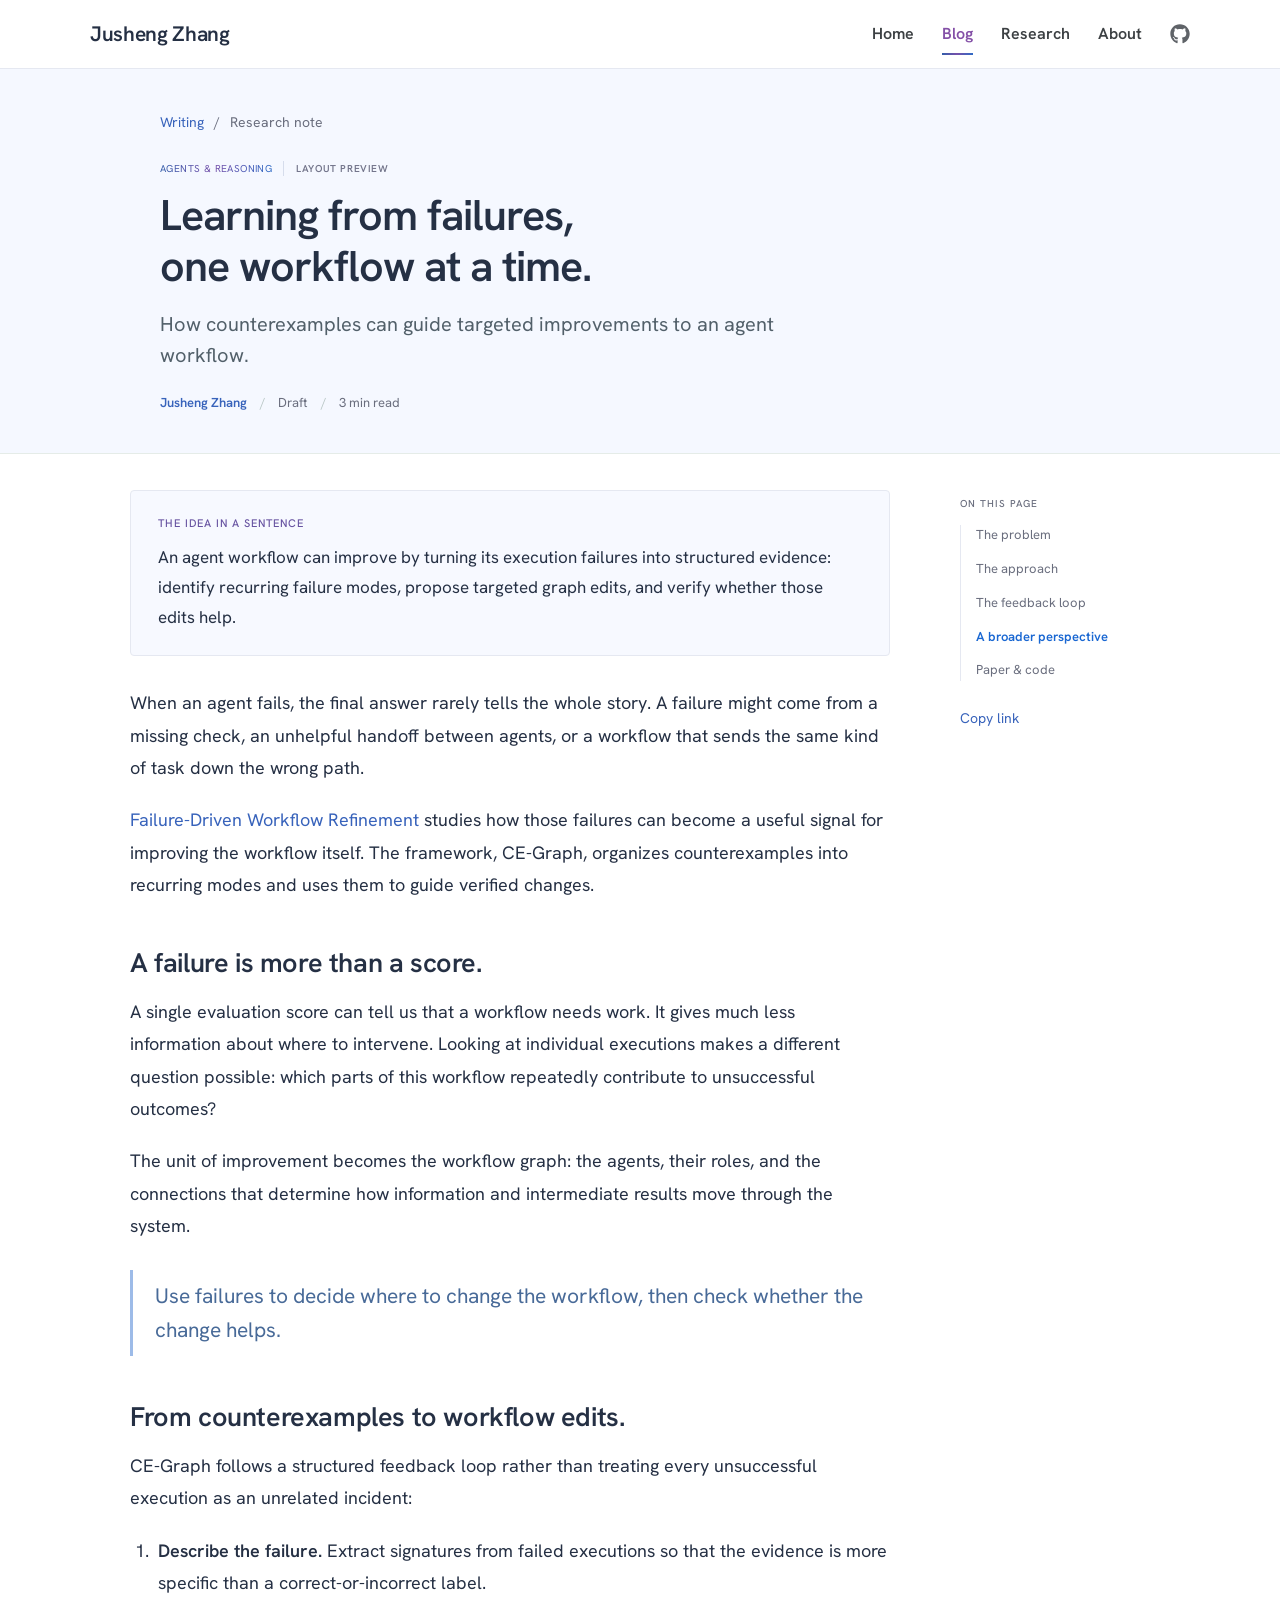
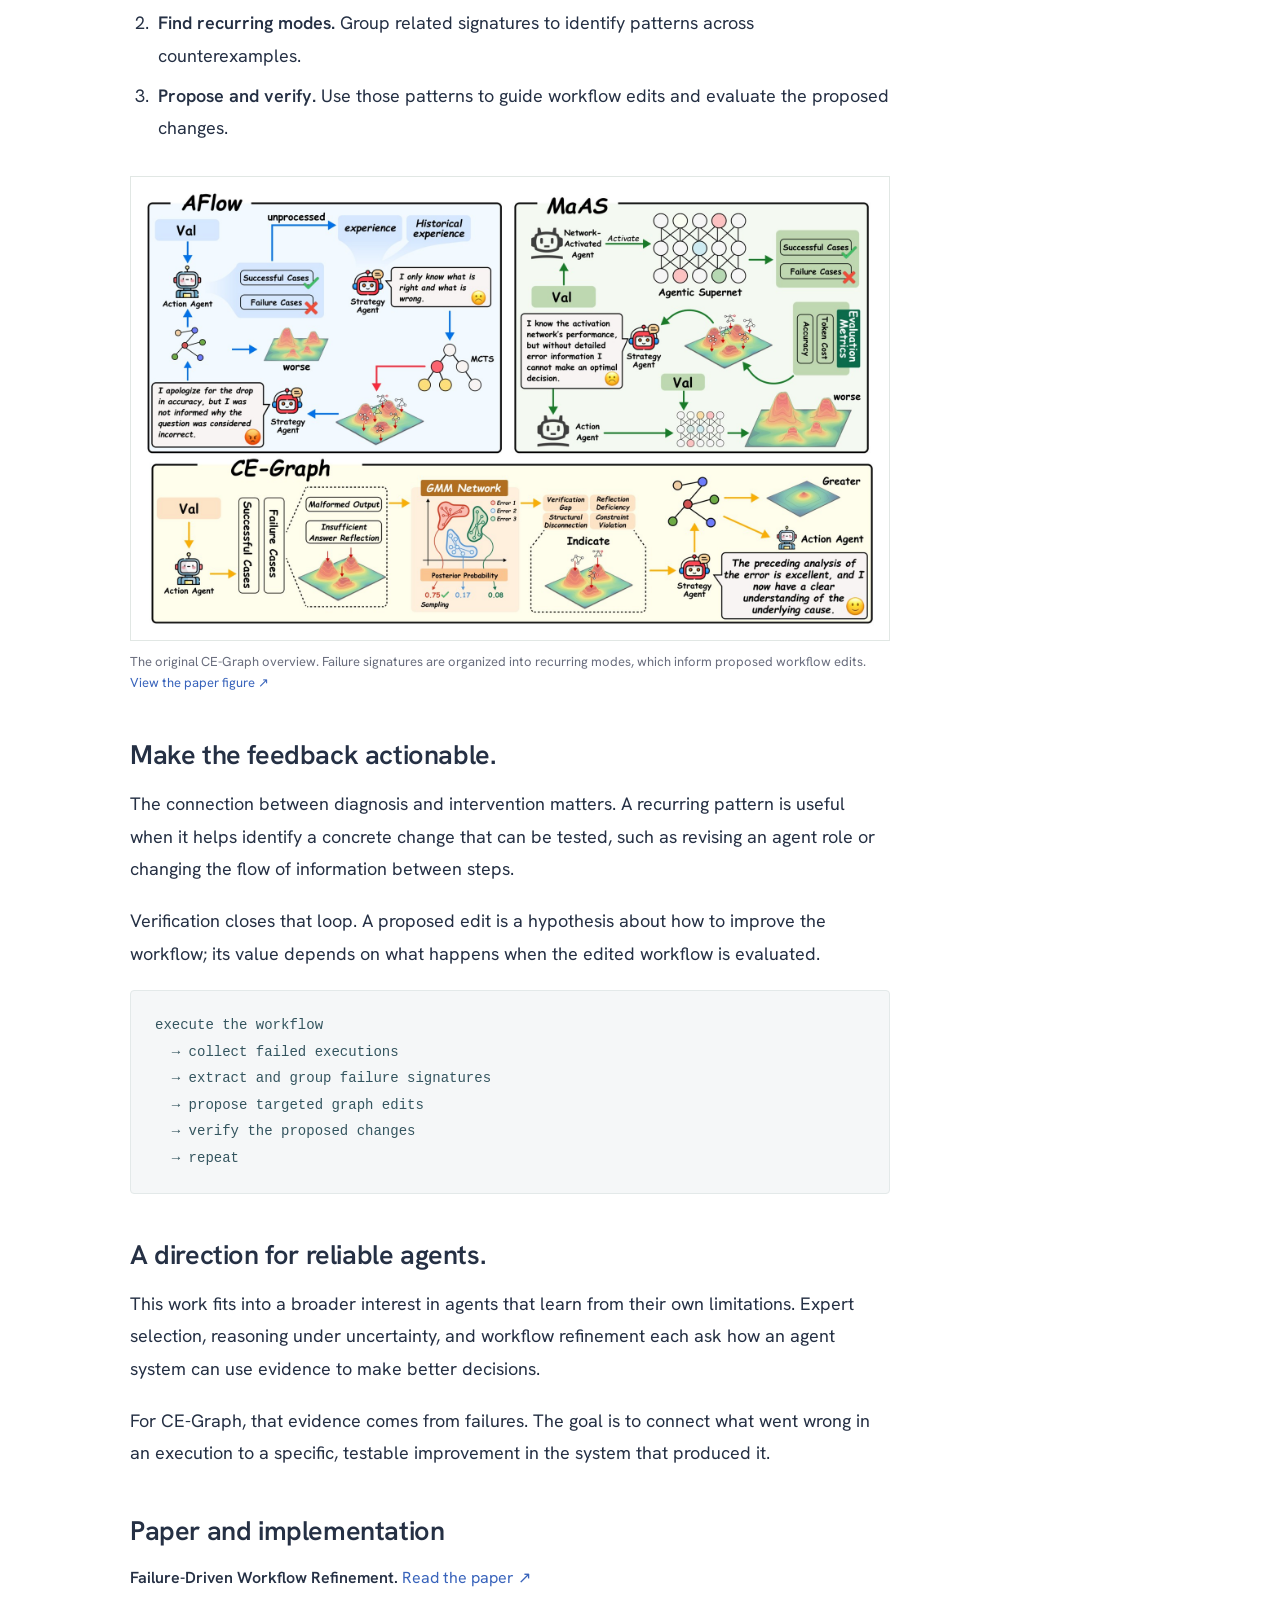
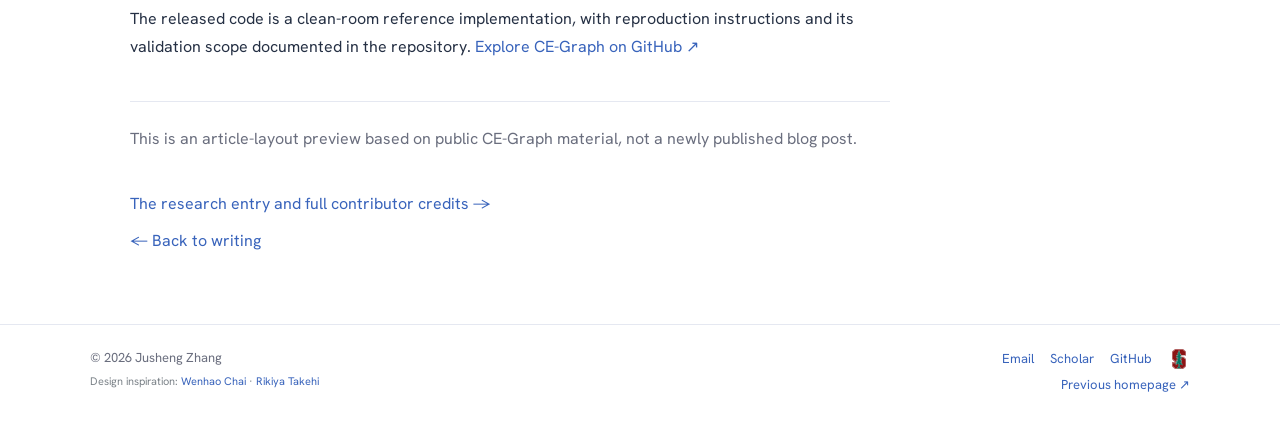
<file: posts/ce-graph-preview/index.html>
<!doctype html>
<html lang="en"><head><meta charset="utf-8"><meta name="viewport" content="width=device-width, initial-scale=1">
<meta name="robots" content="noindex, nofollow"><meta name="description" content="Jusheng Zhang — research on AI agents, multimodal intelligence, and scientific discovery.">
<link rel="canonical" href="https://jushengzhang.github.io/posts/ce-graph-preview/">
<meta name="theme-color" content="#ffffff"><title>Learning from failures · Jusheng Zhang</title>
<link rel="stylesheet" href="/style.css?v=b1797470d0"><script defer src="/site.js?v=6d56d5592b"></script></head>
<body class="article-page"><a class="skip" href="#content">Skip to content</a>
<header class="site-header"><div class="shell header-inner"><a class="wordmark" href="/">Jusheng Zhang</a><nav class="nav" aria-label="Main navigation"><a href="/">Home</a><a href="/posts/" aria-current="page">Blog</a><a href="/research/">Research</a><a href="/about/">About</a><a class="nav-github" href="https://github.com/jushengzhang" aria-label="GitHub"><svg aria-hidden="true" focusable="false" viewbox="0 0 496 512" xmlns="http://www.w3.org/2000/svg"><!--! Font Awesome Free 6.7.2 by @fontawesome - https://fontawesome.com License - https://fontawesome.com/license/free (Icons: CC BY 4.0, Fonts: SIL OFL 1.1, Code: MIT License) Copyright 2024 Fonticons, Inc. --><path d="M165.9 397.4c0 2-2.3 3.6-5.2 3.6-3.3.3-5.6-1.3-5.6-3.6 0-2 2.3-3.6 5.2-3.6 3-.3 5.6 1.3 5.6 3.6zm-31.1-4.5c-.7 2 1.3 4.3 4.3 4.9 2.6 1 5.6 0 6.2-2s-1.3-4.3-4.3-5.2c-2.6-.7-5.5.3-6.2 2.3zm44.2-1.7c-2.9.7-4.9 2.6-4.6 4.9.3 2 2.9 3.3 5.9 2.6 2.9-.7 4.9-2.6 4.6-4.6-.3-1.9-3-3.2-5.9-2.9zM244.8 8C106.1 8 0 113.3 0 252c0 110.9 69.8 205.8 169.5 239.2 12.8 2.3 17.3-5.6 17.3-12.1 0-6.2-.3-40.4-.3-61.4 0 0-70 15-84.7-29.8 0 0-11.4-29.1-27.8-36.6 0 0-22.9-15.7 1.6-15.4 0 0 24.9 2 38.6 25.8 21.9 38.6 58.6 27.5 72.9 20.9 2.3-16 8.8-27.1 16-33.7-55.9-6.2-112.3-14.3-112.3-110.5 0-27.5 7.6-41.3 23.6-58.9-2.6-6.5-11.1-33.3 2.6-67.9 20.9-6.5 69 27 69 27 20-5.6 41.5-8.5 62.8-8.5s42.8 2.9 62.8 8.5c0 0 48.1-33.6 69-27 13.7 34.7 5.2 61.4 2.6 67.9 16 17.7 25.8 31.5 25.8 58.9 0 96.5-58.9 104.2-114.8 110.5 9.2 7.9 17 22.9 17 46.4 0 33.7-.3 75.4-.3 83.6 0 6.5 4.6 14.4 17.3 12.1C428.2 457.8 496 362.9 496 252 496 113.3 383.5 8 244.8 8zM97.2 352.9c-1.3 1-1 3.3.7 5.2 1.6 1.6 3.9 2.3 5.2 1 1.3-1 1-3.3-.7-5.2-1.6-1.6-3.9-2.3-5.2-1zm-10.8-8.1c-.7 1.3.3 2.9 2.3 3.9 1.6 1 3.6.7 4.3-.7.7-1.3-.3-2.9-2.3-3.9-2-.6-3.6-.3-4.3.7zm32.4 35.6c-1.6 1.3-1 4.3 1.3 6.2 2.3 2.3 5.2 2.6 6.5 1 1.3-1.3.7-4.3-1.3-6.2-2.2-2.3-5.2-2.6-6.5-1zm-11.4-14.7c-1.6 1-1.6 3.6 0 5.9 1.6 2.3 4.3 3.3 5.6 2.3 1.6-1.3 1.6-3.9 0-6.2-1.4-2.3-4-3.3-5.6-2z"></path></svg></a></nav></div></header>
<main id="content"><div class="article-progress" aria-hidden="true"></div><div class="article-band"><div class="shell"><header class="article-hero"><div class="breadcrumbs"><a href="/posts/">Writing</a><span aria-hidden="true">/</span><span>Research note</span></div><div class="note-meta"><span class="gradient-label">Agents &amp; reasoning</span><span class="draft-tag">Layout preview</span></div><h1>Learning from failures,<br>one workflow at a time.</h1><p class="article-standfirst">How counterexamples can guide targeted improvements to an agent workflow.</p><div class="article-meta"><a class="author" href="/about/">Jusheng Zhang</a><span class="separator">/</span><span>Draft</span><span class="separator">/</span><span>3 min read</span></div></header></div></div><div class="shell"><div class="article-layout"><article class="article-content"><div class="tldr"><p class="eyebrow">The idea in a sentence</p><p>An agent workflow can improve by turning its execution failures into structured evidence: identify recurring failure modes, propose targeted graph edits, and verify whether those edits help.</p></div>
<p>When an agent fails, the final answer rarely tells the whole story. A failure might come from a missing check, an unhelpful handoff between agents, or a workflow that sends the same kind of task down the wrong path.</p>
<p><a href="https://arxiv.org/abs/2510.10035">Failure-Driven Workflow Refinement</a> studies how those failures can become a useful signal for improving the workflow itself. The framework, CE-Graph, organizes counterexamples into recurring modes and uses them to guide verified changes.</p>
<h2 id="problem">A failure is more than a score.</h2><p>A single evaluation score can tell us that a workflow needs work. It gives much less information about where to intervene. Looking at individual executions makes a different question possible: which parts of this workflow repeatedly contribute to unsuccessful outcomes?</p><p>The unit of improvement becomes the workflow graph: the agents, their roles, and the connections that determine how information and intermediate results move through the system.</p>
<blockquote><p>Use failures to decide where to change the workflow, then check whether the change helps.</p></blockquote>
<h2 id="approach">From counterexamples to workflow edits.</h2><p>CE-Graph follows a structured feedback loop rather than treating every unsuccessful execution as an unrelated incident:</p><ol><li><strong>Describe the failure.</strong> Extract signatures from failed executions so that the evidence is more specific than a correct-or-incorrect label.</li><li><strong>Find recurring modes.</strong> Group related signatures to identify patterns across counterexamples.</li><li><strong>Propose and verify.</strong> Use those patterns to guide workflow edits and evaluate the proposed changes.</li></ol>
<figure><a href="/assets/c1-full.jpg"><img src="/assets/c1-full.jpg" width="1800" height="1078" loading="lazy" alt="Original CE-Graph workflow showing signature extraction, clustering, and propose-and-verify graph edits."></a><figcaption>The original CE-Graph overview. Failure signatures are organized into recurring modes, which inform proposed workflow edits. <a href="https://arxiv.org/html/2510.10035v1/main_flow.png">View the paper figure ↗</a></figcaption></figure>
<h2 id="loop">Make the feedback actionable.</h2><p>The connection between diagnosis and intervention matters. A recurring pattern is useful when it helps identify a concrete change that can be tested, such as revising an agent role or changing the flow of information between steps.</p><p>Verification closes that loop. A proposed edit is a hypothesis about how to improve the workflow; its value depends on what happens when the edited workflow is evaluated.</p><pre aria-label="Conceptual workflow refinement loop"><code>execute the workflow
  → collect failed executions
  → extract and group failure signatures
  → propose targeted graph edits
  → verify the proposed changes
  → repeat</code></pre>
<h2 id="perspective">A direction for reliable agents.</h2><p>This work fits into a broader interest in agents that learn from their own limitations. Expert selection, reasoning under uncertainty, and workflow refinement each ask how an agent system can use evidence to make better decisions.</p><p>For CE-Graph, that evidence comes from failures. The goal is to connect what went wrong in an execution to a specific, testable improvement in the system that produced it.</p>
<h2 id="references">Paper and implementation</h2><div class="references"><p><strong>Failure-Driven Workflow Refinement.</strong> <a href="https://arxiv.org/abs/2510.10035">Read the paper ↗</a></p><p>The released code is a clean-room reference implementation, with reproduction instructions and its validation scope documented in the repository. <a href="https://github.com/jushengzhang/CE-Graph">Explore CE-Graph on GitHub ↗</a></p></div>
<div class="article-end"><p>This is an article-layout preview based on public CE-Graph material, not a newly published blog post.</p><div class="article-related"><a href="/research/#pub-c1">The research entry and full contributor credits →</a><a href="/posts/">← Back to writing</a></div></div></article><aside class="article-aside" aria-label="On this page"><p class="eyebrow">On this page</p><ol class="toc"><li><a href="#problem">The problem</a></li><li><a href="#approach">The approach</a></li><li><a href="#loop">The feedback loop</a></li><li><a href="#perspective">A broader perspective</a></li><li><a href="#references">Paper &amp; code</a></li></ol><div class="article-tools"><button type="button" data-copy-link aria-live="polite">Copy link</button></div></aside></div></div></main>
<footer class="site-footer"><div class="shell footer-inner"><div><p>© 2026 Jusheng Zhang</p><p class="design-credit">Design inspiration: <a href="https://wenhaochai.com/">Wenhao Chai</a> · <a href="https://rikiyat.github.io/">Rikiya Takehi</a></p></div><div class="footer-right"><p class="footer-links"><a href="mailto:jusheng@stanford.edu">Email</a><a href="https://scholar.google.com/citations?user=-EvMmxoAAAAJ">Scholar</a><a href="https://github.com/jushengzhang">GitHub</a><a class="footer-stanford" href="https://profiles.stanford.edu/jusheng-zhang" aria-label="Stanford Profile" title="Stanford Profile"><img src="/assets/logo-stanford.png" width="16" height="20" alt="" decoding="async"></a></p><p><a href="/preview/writing/">Previous homepage ↗</a></p></div></div></footer>
<dialog class="lightbox" aria-labelledby="figure-title"><header><h2 id="figure-title">Research figure</h2><button type="button" data-dialog-close aria-label="Close figure">×</button></header><img alt=""><p class="caption"></p><div class="image-links"><a data-image-source>Original figure ↗</a><a data-image-paper>Paper ↗</a></div></dialog>
</body></html>
</file>
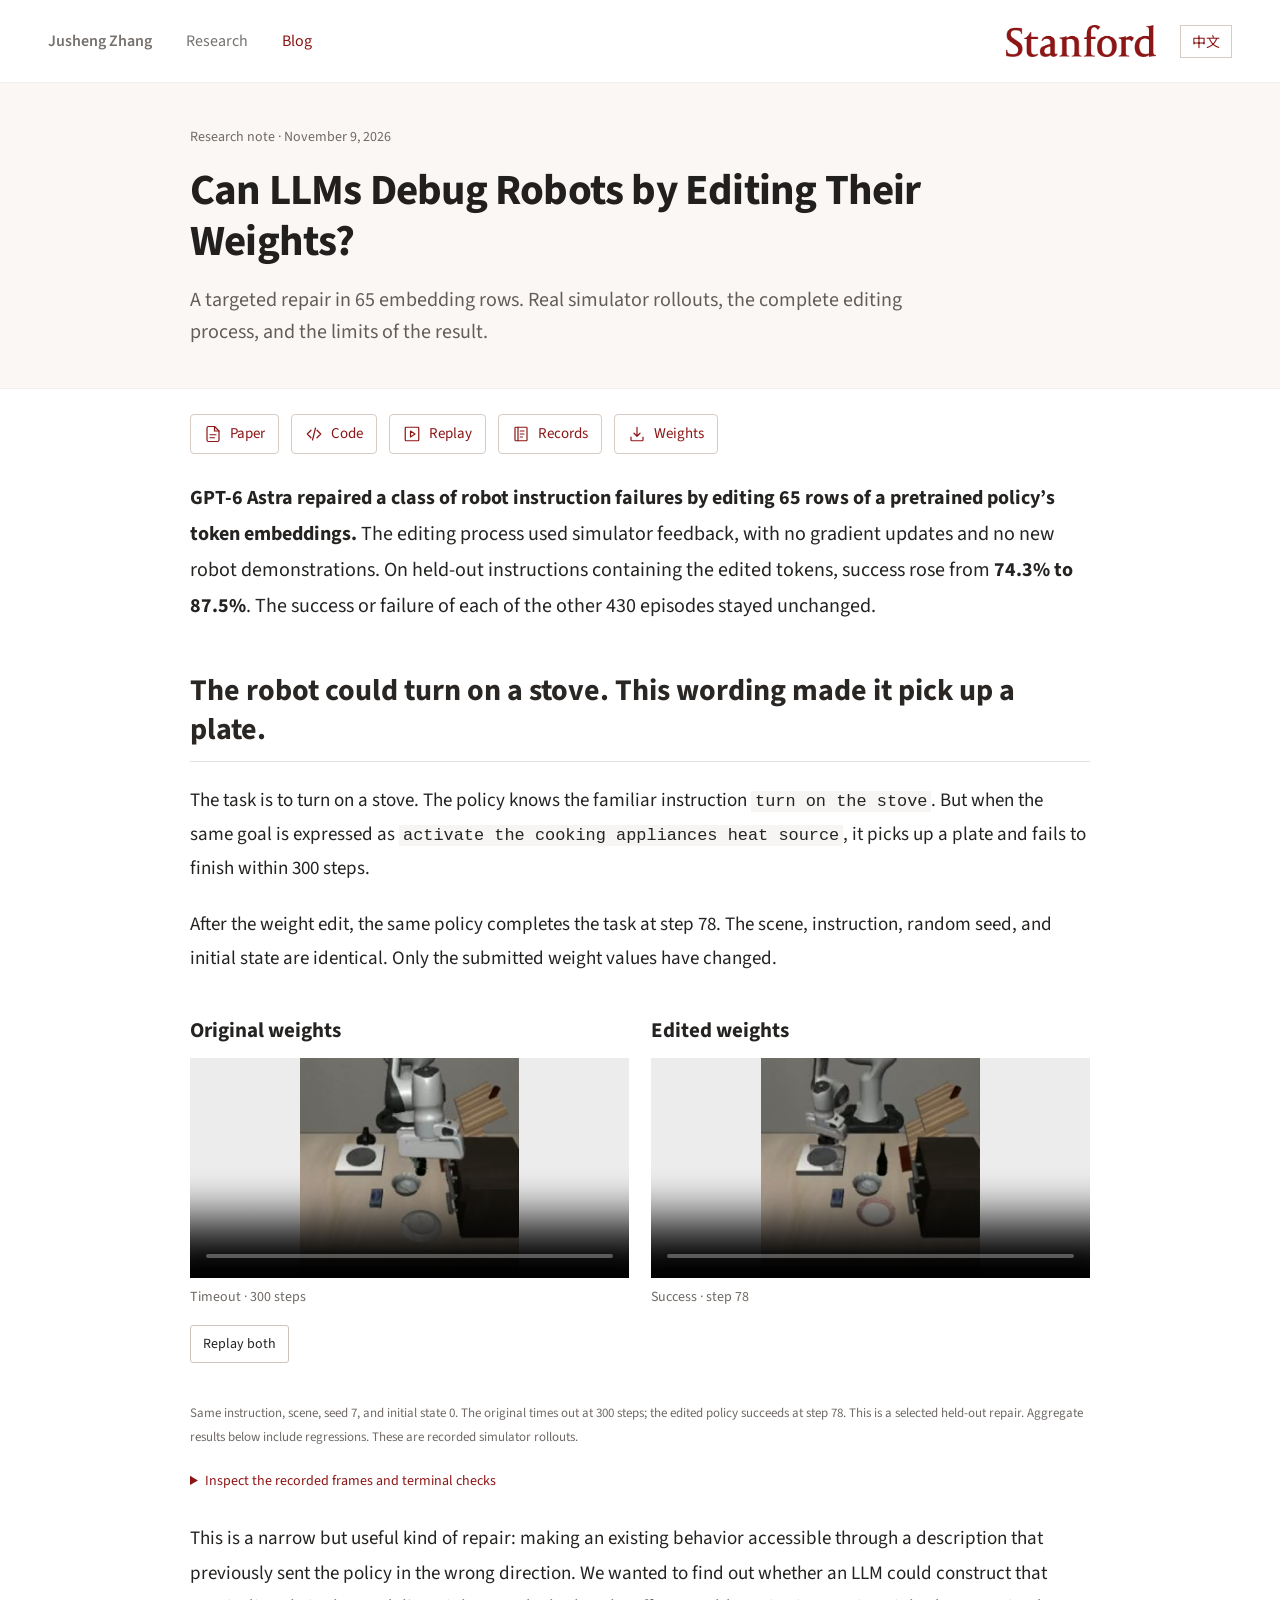
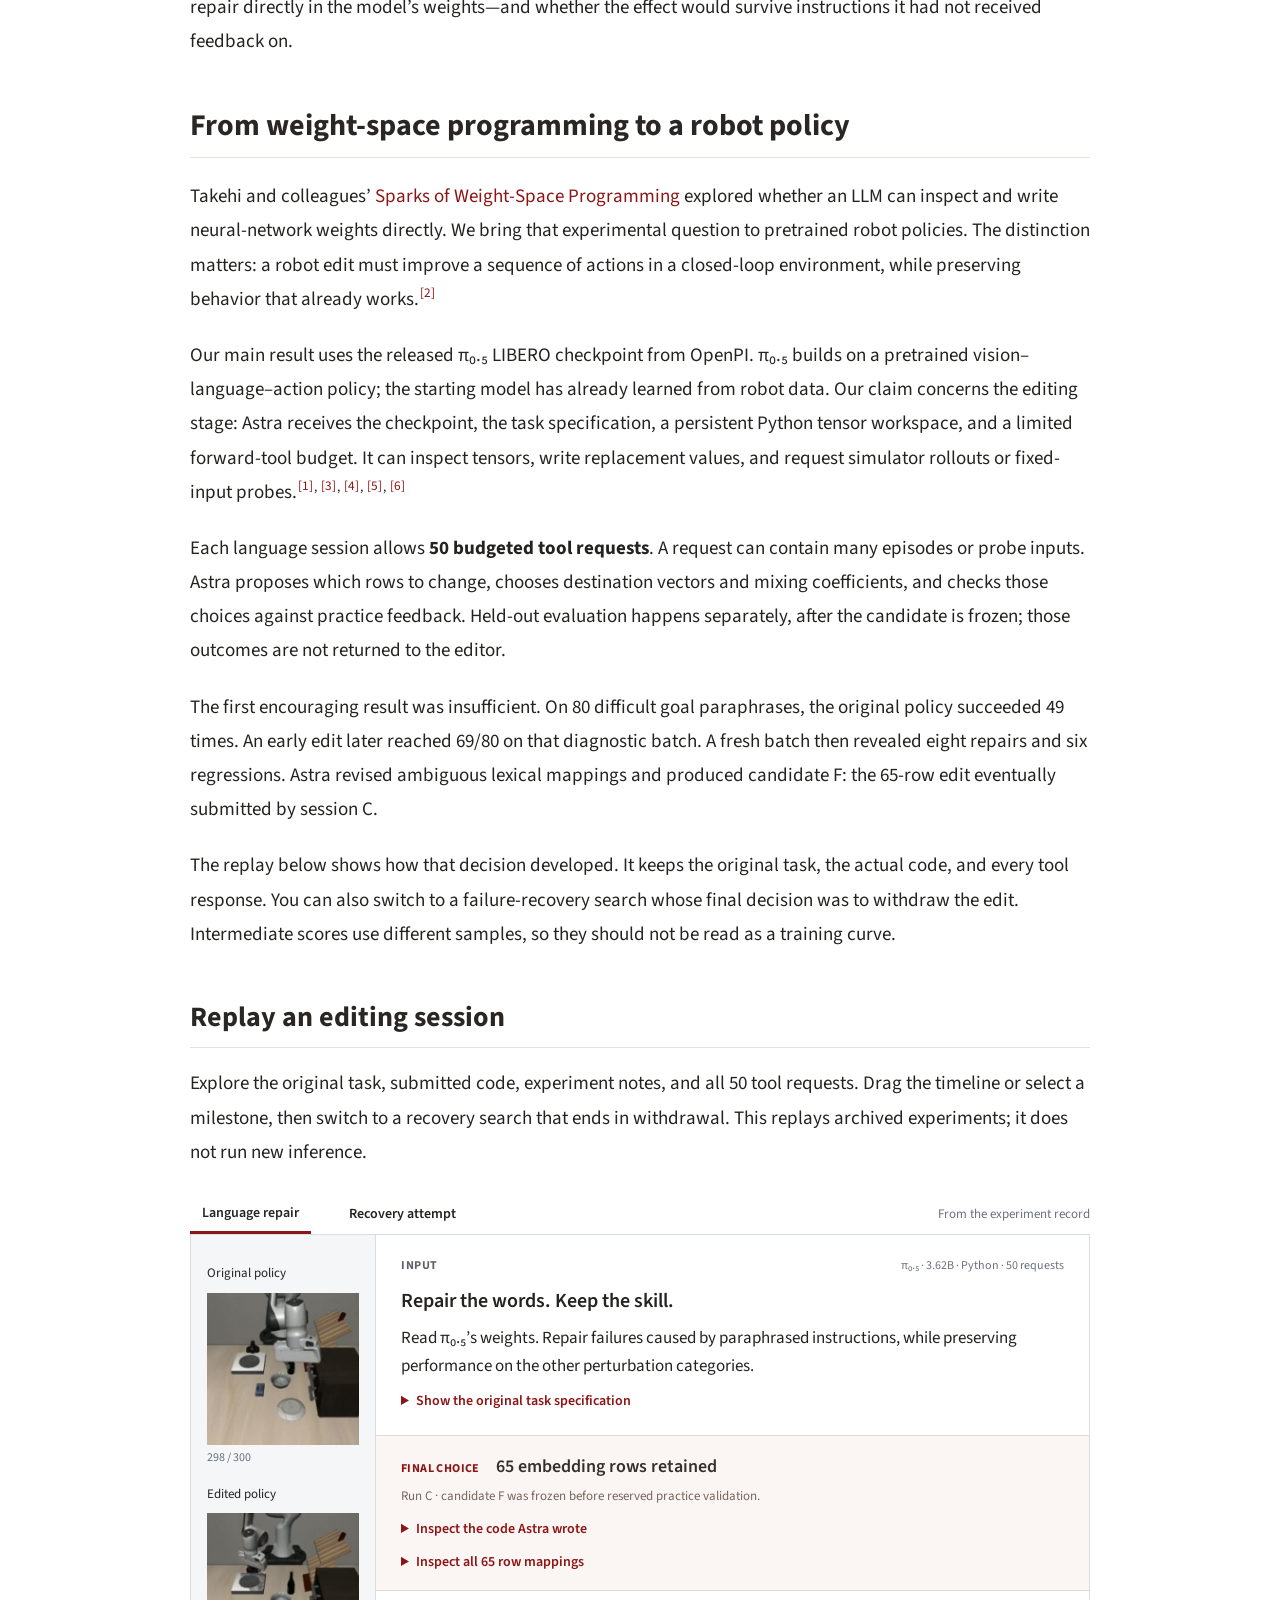
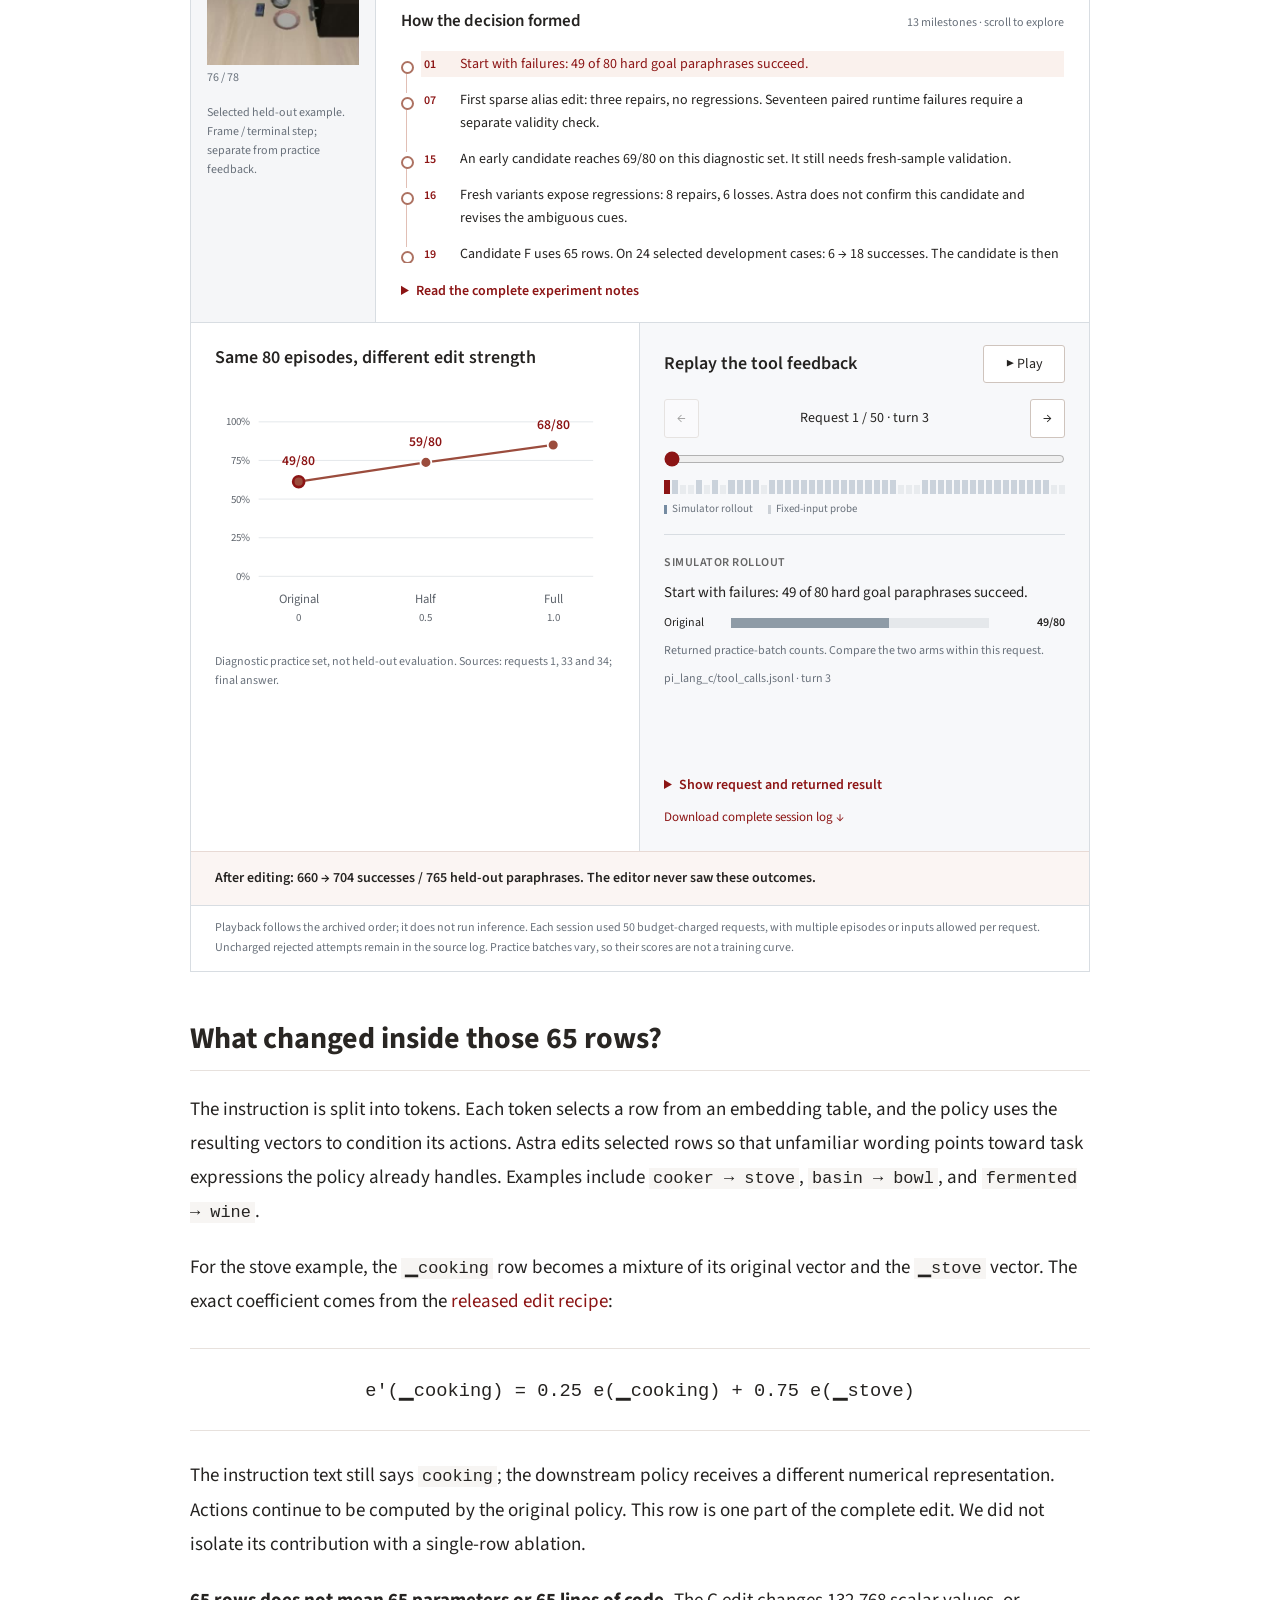
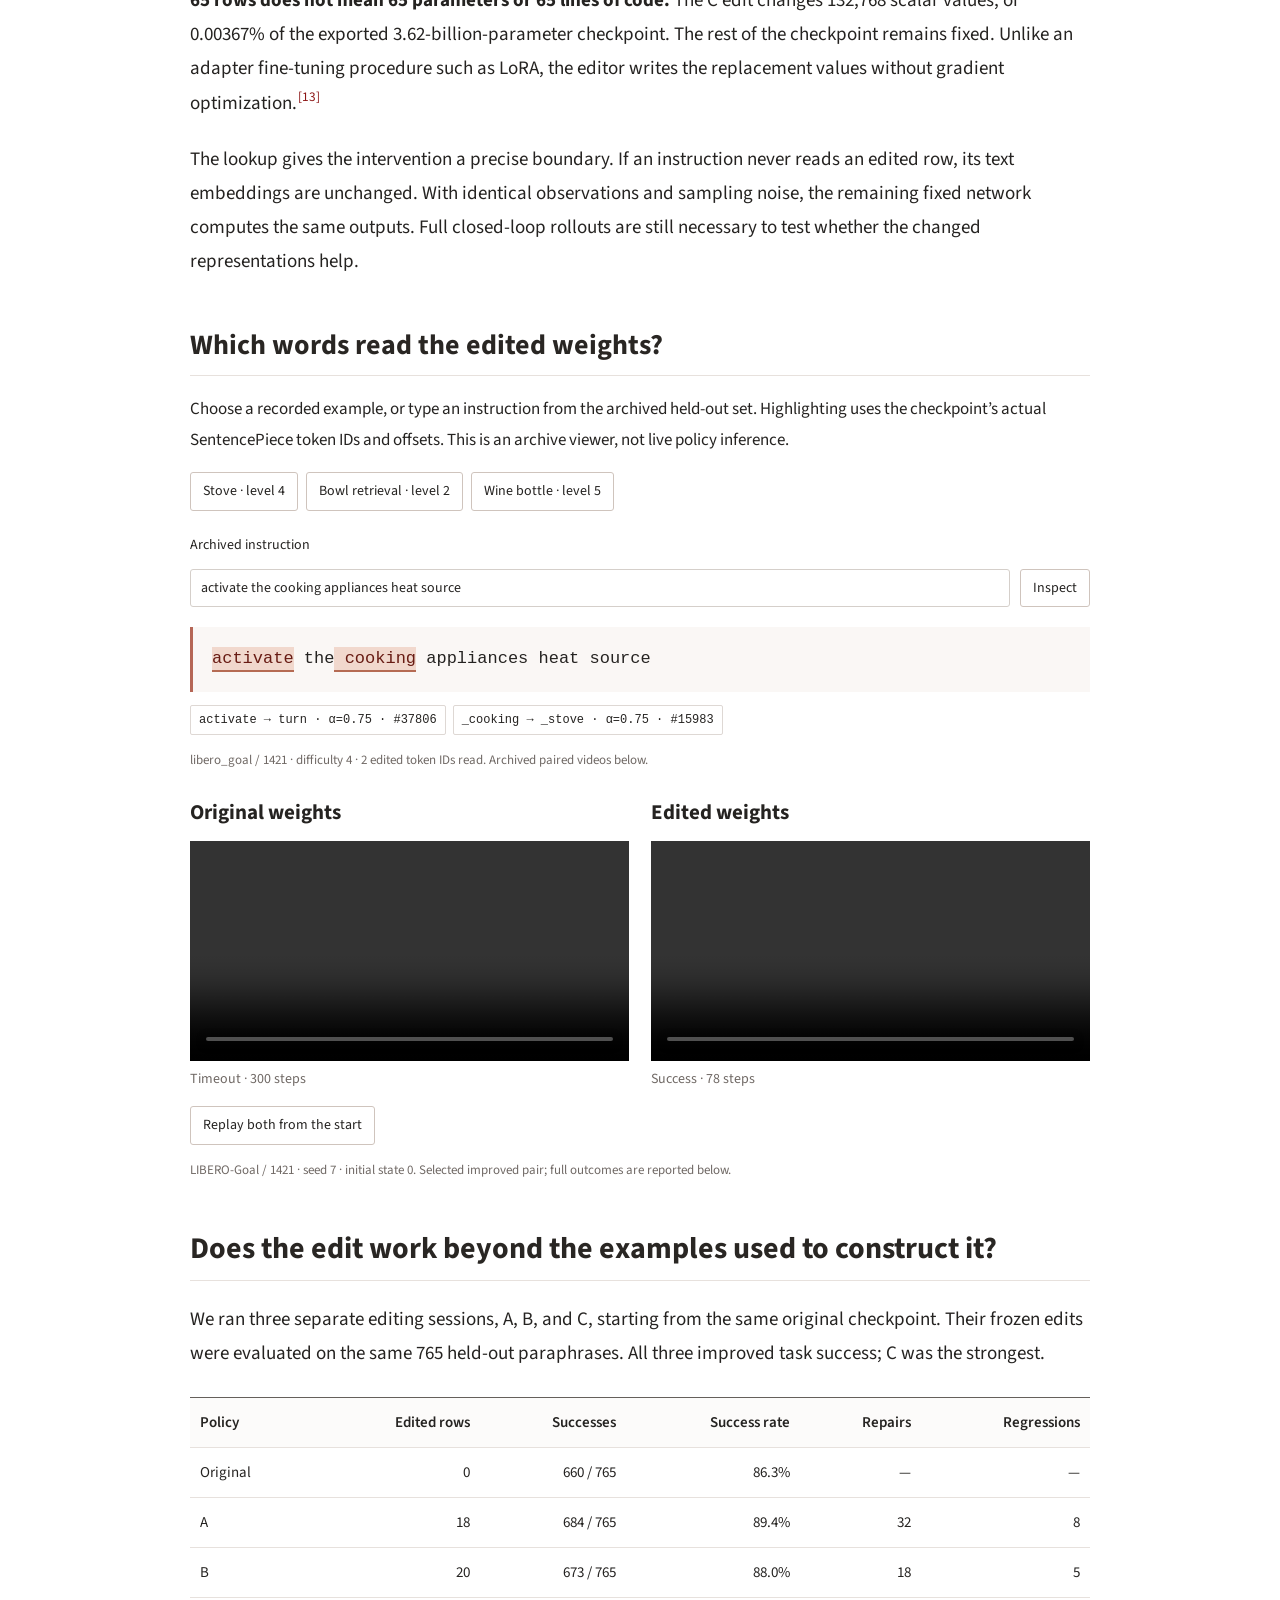
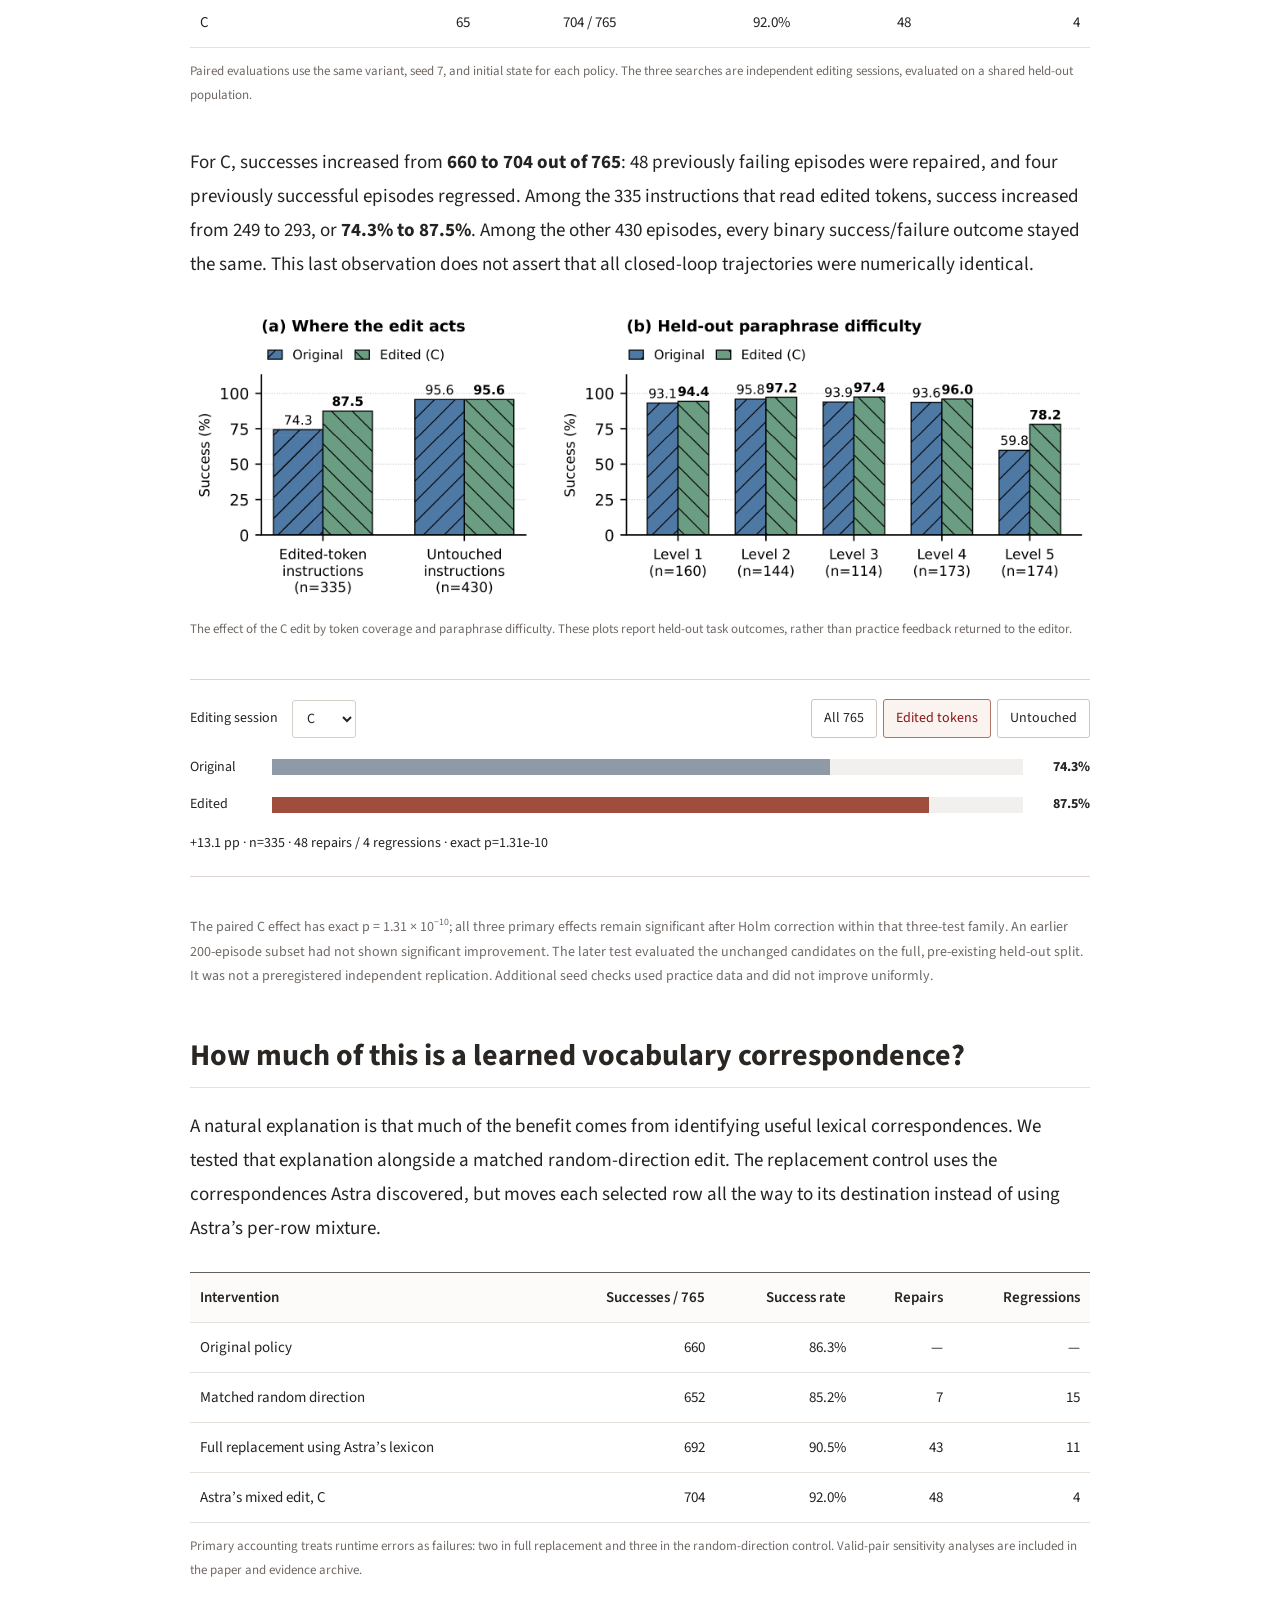
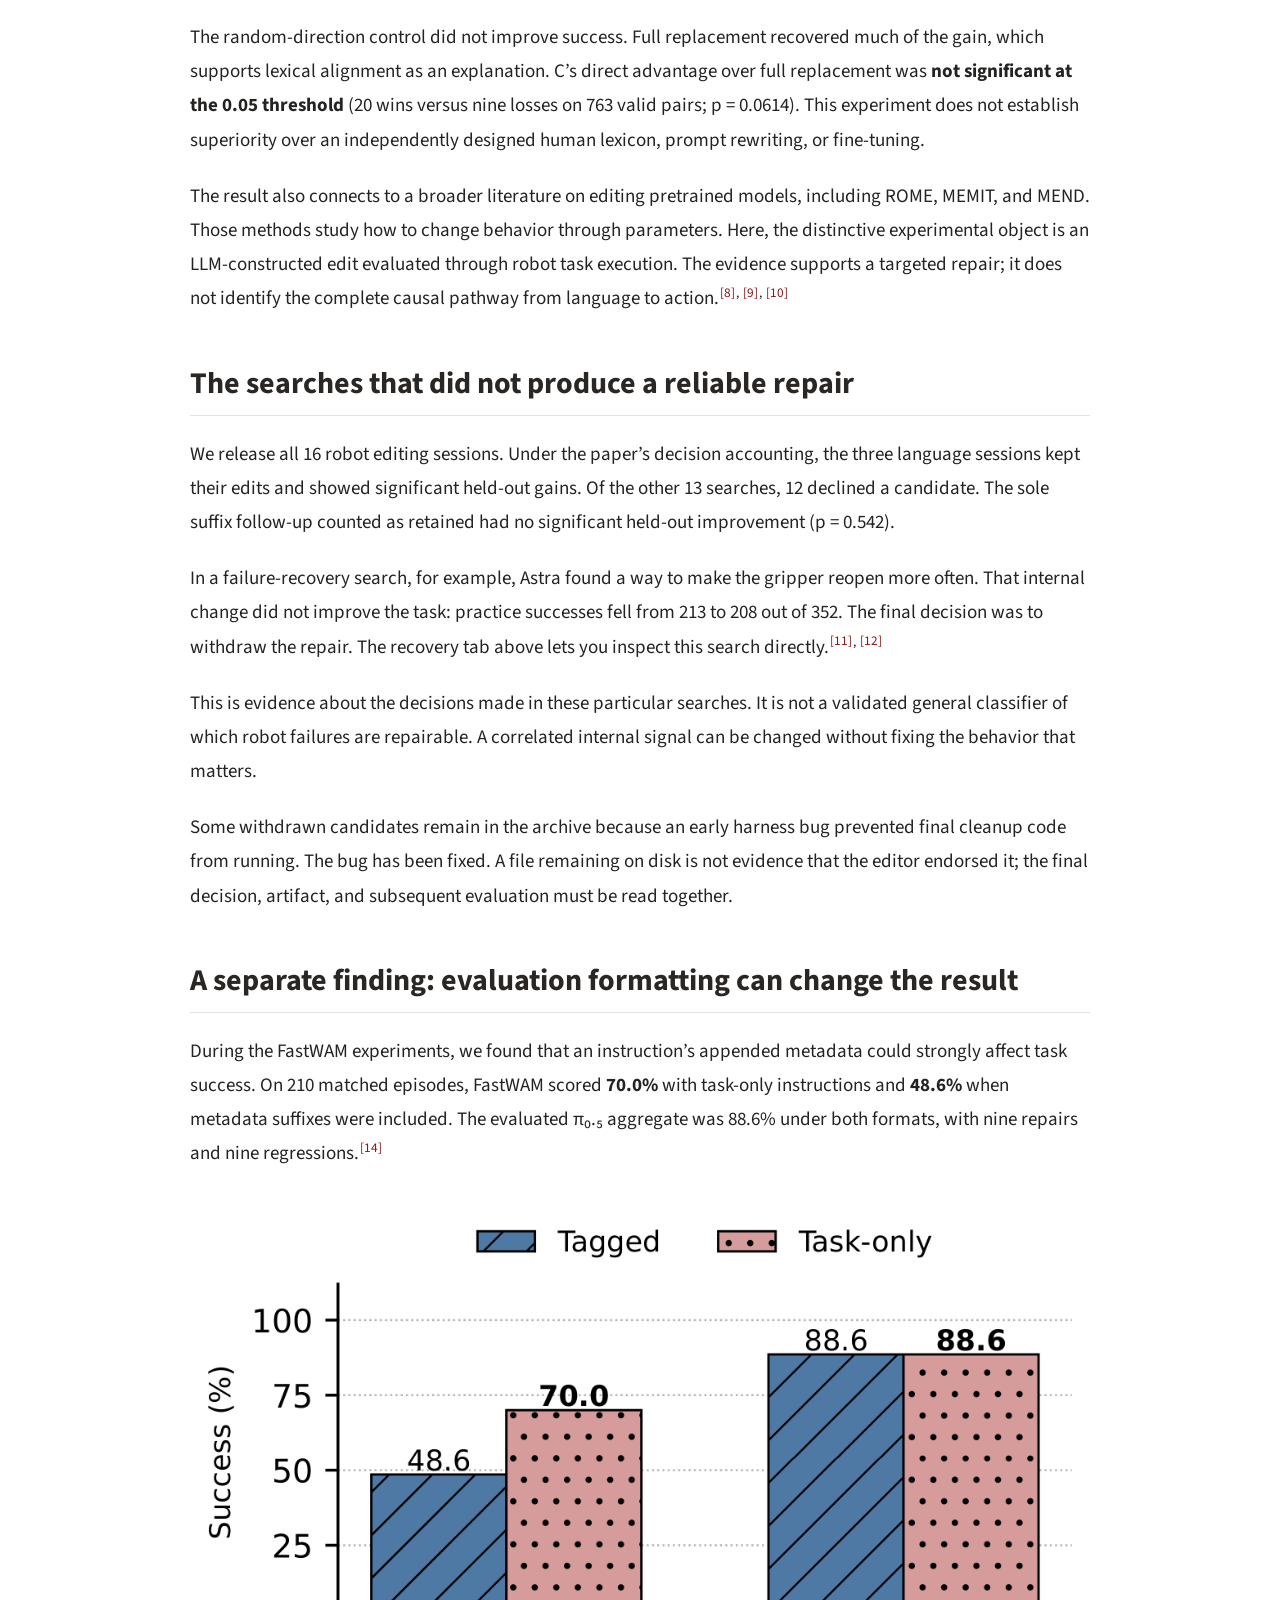
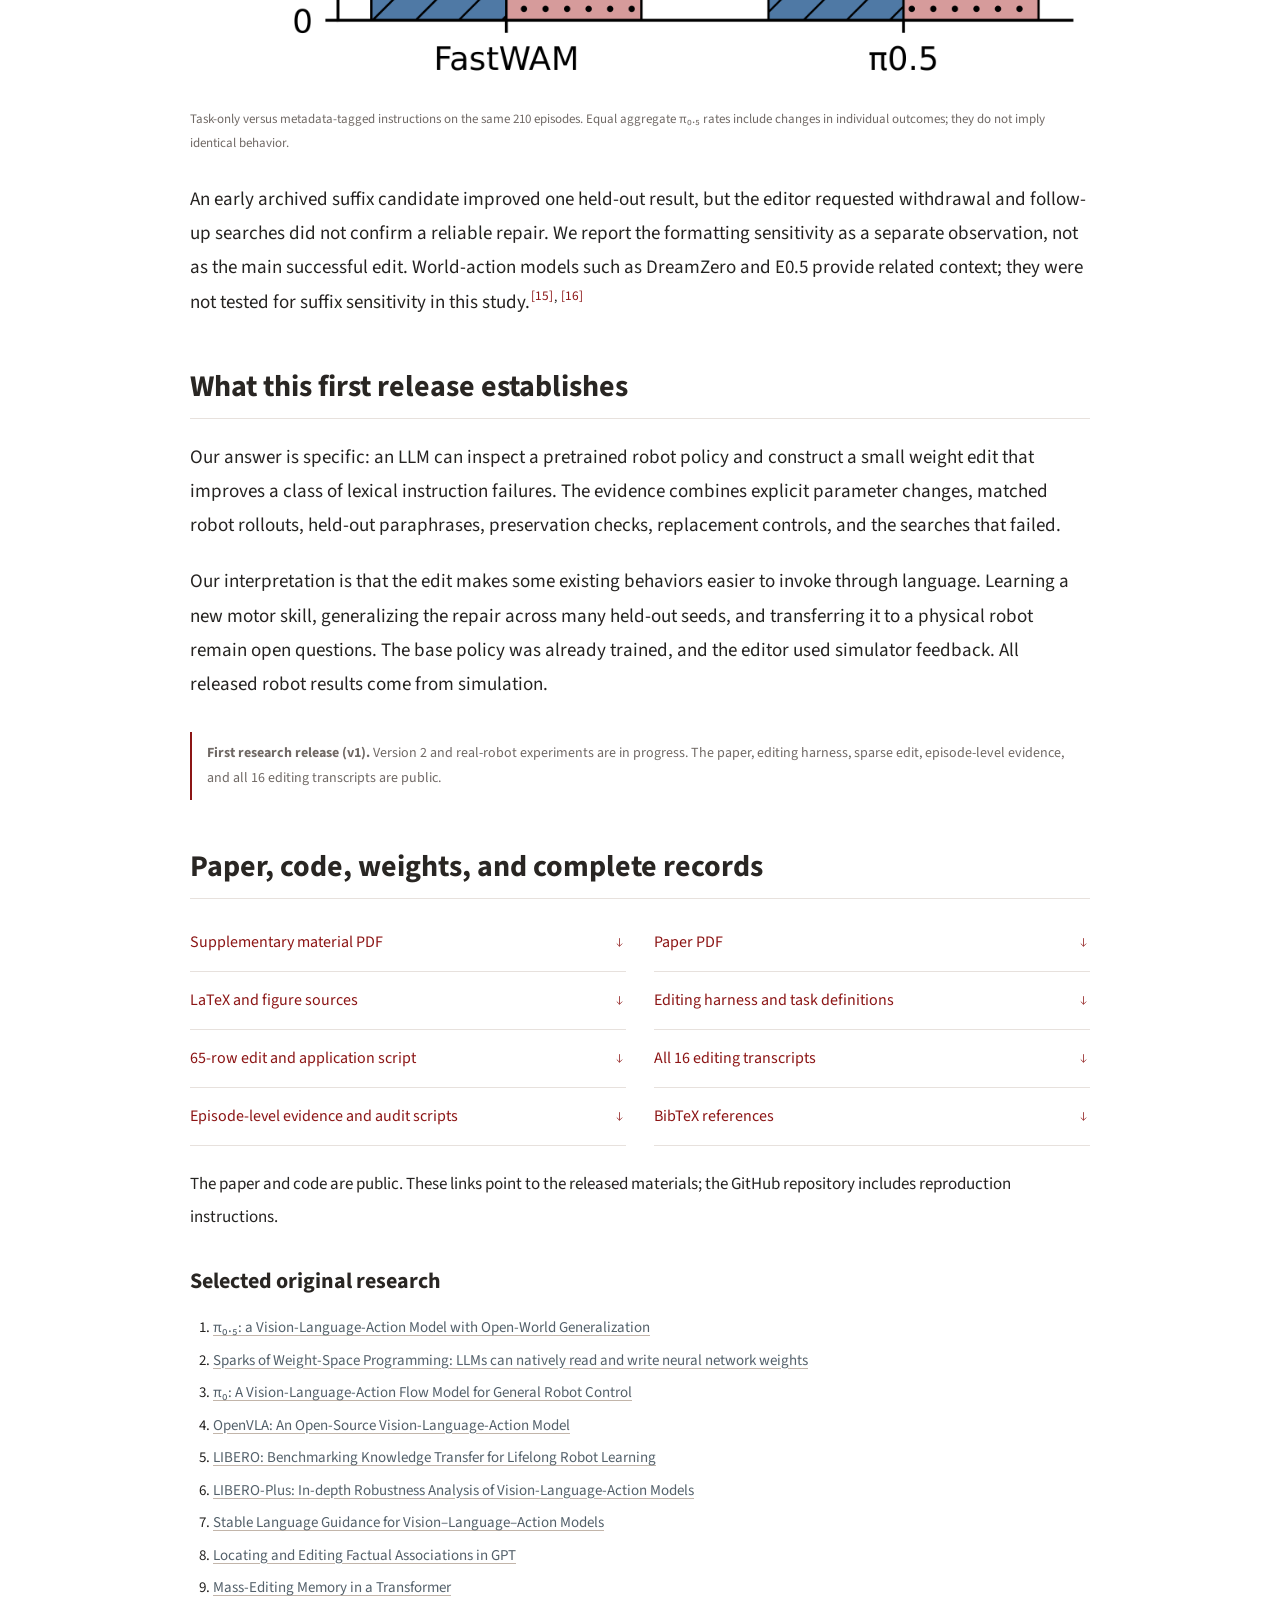
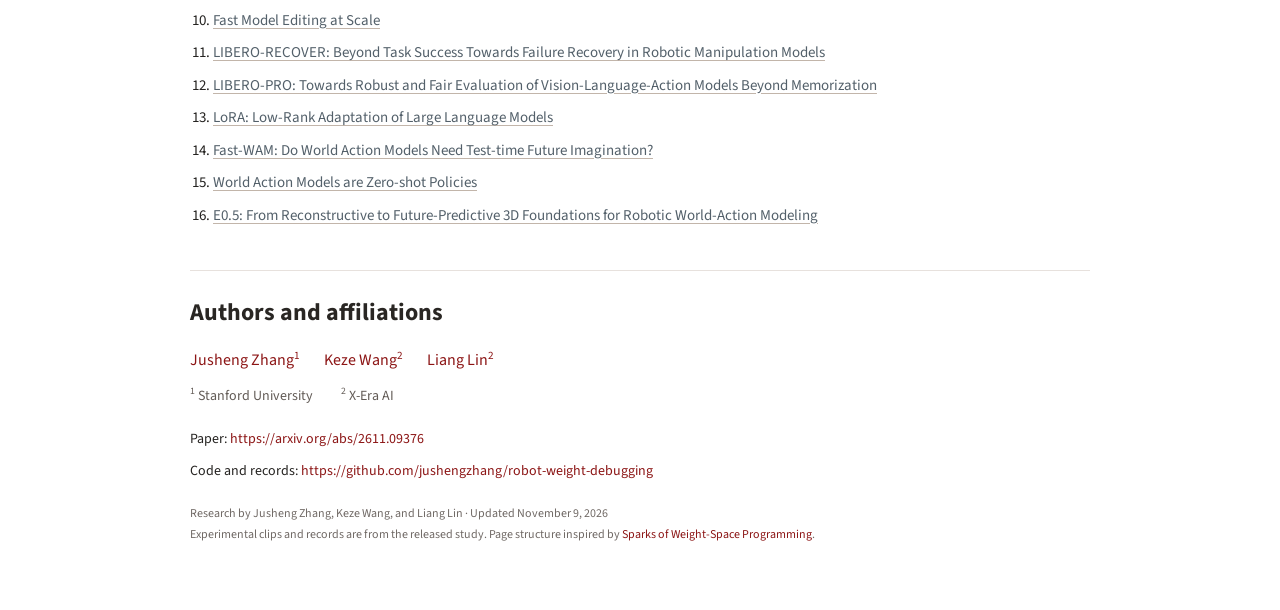
<file: posts/robot-weight-debugging/index.html>
<!doctype html>
<html lang="en"><head><meta charset="utf-8"><meta name="viewport" content="width=device-width,initial-scale=1"><title>Can LLMs Debug Robots by Editing Their Weights? · Jusheng Zhang</title><meta name="description" content="GPT-6 Astra edited 65 embedding rows in a pretrained robot policy. Explore the paired rollouts, the 50-request editing record, and the evidence for a targeted repair."><link rel="canonical" href="https://jushengzhang.github.io/posts/robot-weight-debugging/"><link rel="alternate" hreflang="en" href="https://jushengzhang.github.io/posts/robot-weight-debugging/"><link rel="alternate" hreflang="zh-CN" href="https://jushengzhang.github.io/posts/robot-weight-debugging/zh.html"><meta property="og:type" content="article"><meta property="og:title" content="Can LLMs Debug Robots by Editing Their Weights?"><meta property="og:description" content="GPT-6 Astra edited 65 embedding rows in a pretrained robot policy. Explore the paired rollouts, the 50-request editing record, and the evidence for a targeted repair."><meta property="og:url" content="https://jushengzhang.github.io/posts/robot-weight-debugging/"><meta property="og:image" content="https://jushengzhang.github.io/posts/robot-weight-debugging/media/share-stove.jpg"><meta name="twitter:card" content="summary_large_image"><script type="application/ld+json">{"@context": "https://schema.org", "@type": "BlogPosting", "headline": "Can LLMs Debug Robots by Editing Their Weights?", "datePublished": "2026-11-09", "dateModified": "2026-11-09", "url": "https://jushengzhang.github.io/posts/robot-weight-debugging/", "inLanguage": "en", "description": "GPT-6 Astra edited 65 embedding rows in a pretrained robot policy. Explore the paired rollouts, the 50-request editing record, and the evidence for a targeted repair.", "author": [{"@type": "Person", "name": "Jusheng Zhang"}, {"@type": "Person", "name": "Keze Wang"}, {"@type": "Person", "name": "Liang Lin"}], "citation": "https://arxiv.org/abs/2611.09376"}</script><link rel="stylesheet" href="media/en-post.css"></head><body id="top"><header class="masthead"><nav aria-label="Main navigation"><a class="site-name" href="https://jushengzhang.github.io/">Jusheng Zhang</a><a class="secondary-nav" href="https://jushengzhang.github.io/research/">Research</a><a class="current" href="https://jushengzhang.github.io/posts/">Blog</a></nav><div class="masthead-right"><img class="wordmark" src="media/inline-dfa520f00ffdbf1a.png" alt="Stanford" width="150" height="32"><a class="language-switch" href="zh.html" lang="zh-CN">中文</a></div></header><section class="title-band" aria-labelledby="article-title"><div class="reading-wrap title-wrap"><p class="post-meta">Research note · November 9, 2026</p><h1 id="article-title">Can LLMs Debug Robots by Editing Their Weights?</h1><p class="subtitle">A targeted repair in 65 embedding rows. Real simulator rollouts, the complete editing process, and the limits of the result.</p></div></section><main class="reading-wrap"><div class="resource-links" role="navigation" aria-label="Research resources"><a class="resource-link" href="https://arxiv.org/abs/2611.09376"><svg viewbox="0 0 24 24" aria-hidden="true" fill="none" stroke="currentColor" stroke-width="1.6" stroke-linecap="round" stroke-linejoin="round"><path d="M14 2H6a2 2 0 0 0-2 2v16a2 2 0 0 0 2 2h12a2 2 0 0 0 2-2V8z"></path><path d="M14 2v6h6M8 13h8M8 17h6"></path></svg><span>Paper</span></a><a class="resource-link" href="https://github.com/jushengzhang/robot-weight-debugging"><svg viewbox="0 0 24 24" aria-hidden="true" fill="none" stroke="currentColor" stroke-width="1.6" stroke-linecap="round" stroke-linejoin="round"><path d="M8 7 3 12l5 5M16 7l5 5-5 5M14 4l-4 16"></path></svg><span>Code</span></a><a class="resource-link" href="#process"><svg viewbox="0 0 24 24" aria-hidden="true" fill="none" stroke="currentColor" stroke-width="1.6" stroke-linecap="round" stroke-linejoin="round"><rect x="3" y="3" width="18" height="18" rx="1"></rect><path d="m10 8 6 4-6 4z"></path></svg><span>Replay</span></a><a class="resource-link" href="https://github.com/jushengzhang/robot-weight-debugging/tree/main/transcripts"><svg viewbox="0 0 24 24" aria-hidden="true" fill="none" stroke="currentColor" stroke-width="1.6" stroke-linecap="round" stroke-linejoin="round"><rect x="4" y="3" width="16" height="18" rx="1"></rect><path d="M8 3v18M11 8h5M11 12h5M11 16h3"></path></svg><span>Records</span></a><a class="resource-link" href="https://github.com/jushengzhang/robot-weight-debugging/tree/main/edits/pi05-language-c"><svg viewbox="0 0 24 24" aria-hidden="true" fill="none" stroke="currentColor" stroke-width="1.6" stroke-linecap="round" stroke-linejoin="round"><path d="M12 3v12m-4-4 4 4 4-4M4 16v4a1 1 0 0 0 1 1h14a1 1 0 0 0 1-1v-4"></path></svg><span>Weights</span></a></div><article class="article-body"><p><strong>GPT-6 Astra repaired a class of robot instruction failures by editing 65 rows of a pretrained policy’s token embeddings.</strong> The editing process used simulator feedback, with no gradient updates and no new robot demonstrations. On held-out instructions containing the edited tokens, success rose from <strong>74.3% to 87.5%</strong>. The success or failure of each of the other 430 episodes stayed unchanged.</p><h2 id="finding">The robot could turn on a stove. This wording made it pick up a plate.</h2><p>The task is to turn on a stove. The policy knows the familiar instruction <code>turn on the stove</code>. But when the same goal is expressed as <code>activate the cooking appliances heat source</code>, it picks up a plate and fails to finish within 300 steps.</p><p>After the weight edit, the same policy completes the task at step 78. The scene, instruction, random seed, and initial state are identical. Only the submitted weight values have changed.</p><section id="paired-replay" class="paired-replay"><div class="hero-video interactive-web"><div class="video-pair">
<div><h3><span data-en>Original weights</span></h3><video controls playsinline preload="metadata" data-embedded-src="assets/libero_goal_v1421_s7_i0_orig_fail.mp4" data-embedded-poster="assets/replay-stove-original.jpg"></video><p class="video-status"><span data-en>Timeout · 300 steps</span></p></div>
<div><h3><span data-en>Edited weights</span></h3><video controls playsinline preload="metadata" data-embedded-src="assets/libero_goal_v1421_s7_i0_edit_succ.mp4" data-embedded-poster="assets/replay-stove-edited.jpg"></video><p class="video-status"><span data-en>Success · step 78</span></p></div>
</div><button type="button" id="hero-replay"><span data-en>Replay both</span></button></div><p class="small">Same instruction, scene, seed 7, and initial state 0. The original times out at 300 steps; the edited policy succeeds at step 78. This is a selected held-out repair. Aggregate results below include regressions. These are recorded simulator rollouts.</p></section><details class="recorded-stills print-expand"><summary>Inspect the recorded frames and terminal checks</summary><figure><img src="media/inline-dd60a7087e14d84f.png" alt="A selected held-out stove episode. Saved frames and terminal checks come from the released experiment; the complete result includes repaired, unchanged, and regressed episodes." loading="lazy"><figcaption>A selected held-out stove episode. Saved frames and terminal checks come from the released experiment; the complete result includes repaired, unchanged, and regressed episodes.</figcaption></figure></details><p>This is a narrow but useful kind of repair: making an existing behavior accessible through a description that previously sent the policy in the wrong direction. We wanted to find out whether an LLM could construct that repair directly in the model’s weights—and whether the effect would survive instructions it had not received feedback on.</p><h2 id="investigation">From weight-space programming to a robot policy</h2><p>Takehi and colleagues’ <a href="https://rikiyat.github.io/blog/weight-space-programming/">Sparks of Weight-Space Programming</a> explored whether an LLM can inspect and write neural-network weights directly. We bring that experimental question to pretrained robot policies. The distinction matters: a robot edit must improve a sequence of actions in a closed-loop environment, while preserving behavior that already works.<sup><a href="#ref-2">[2]</a></sup></p><p>Our main result uses the released π₀.₅ LIBERO checkpoint from OpenPI. π₀.₅ builds on a pretrained vision–language–action policy; the starting model has already learned from robot data. Our claim concerns the editing stage: Astra receives the checkpoint, the task specification, a persistent Python tensor workspace, and a limited forward-tool budget. It can inspect tensors, write replacement values, and request simulator rollouts or fixed-input probes.<sup><a href="#ref-1">[1]</a>, <a href="#ref-3">[3]</a>, <a href="#ref-4">[4]</a>, <a href="#ref-5">[5]</a>, <a href="#ref-6">[6]</a></sup></p><p>Each language session allows <strong>50 budgeted tool requests</strong>. A request can contain many episodes or probe inputs. Astra proposes which rows to change, chooses destination vectors and mixing coefficients, and checks those choices against practice feedback. Held-out evaluation happens separately, after the candidate is frozen; those outcomes are not returned to the editor.</p><p>The first encouraging result was insufficient. On 80 difficult goal paraphrases, the original policy succeeded 49 times. An early edit later reached 69/80 on that diagnostic batch. A fresh batch then revealed eight repairs and six regressions. Astra revised ambiguous lexical mappings and produced candidate F: the 65-row edit eventually submitted by session C.</p><p>The replay below shows how that decision developed. It keeps the original task, the actual code, and every tool response. You can also switch to a failure-recovery search whose final decision was to withdraw the edit. Intermediate scores use different samples, so they should not be read as a training curve.</p><section id="process" class="interactive-web interactive-archive"><h2>Replay an editing session</h2><p>Explore the original task, submitted code, experiment notes, and all 50 tool requests. Drag the timeline or select a milestone, then switch to a recovery search that ends in withdrawal. This replays archived experiments; it does not run new inference.</p><div class="process-lab" id="process-root">
 <div class="process-tabs" role="tablist" aria-label="Recorded editing sessions">
  <button type="button" id="process-language-tab" role="tab" aria-selected="true" aria-controls="process-panel" data-case="language"><span data-en>Language repair</span></button>
  <button type="button" id="process-recovery-tab" role="tab" aria-selected="false" aria-controls="process-panel" tabindex="-1" data-case="recovery"><span data-en>Recovery attempt</span></button>
  <span class="process-archive"><span data-en>From the experiment record</span></span>
 </div>
 <div id="process-panel" role="tabpanel" aria-labelledby="process-language-tab">
  <div class="process-summary-grid">
   <aside class="process-context">
    <div id="process-snapshots"><div><p><span data-en>Original policy</span></p><img data-embedded-src="assets/replay-stove-original.jpg" alt="Last saved external-camera frame: original policy, held-out stove example"><span class="process-frame-label">298 / 300</span></div><div><p><span data-en>Edited policy</span></p><img data-embedded-src="assets/replay-stove-edited.jpg" alt="Last saved external-camera frame: edited policy, held-out stove example"><span class="process-frame-label">76 / 78</span></div><p class="process-context-note"><span data-en>Selected held-out example. Frame / terminal step; separate from practice feedback.</span></p></div>
    <div id="process-recovery-context" hidden><p class="process-context-kicker"><span data-en>Reserved practice validation</span></p><dl><div><dt>288</dt><dd><span data-en>valid episode pairs</span></dd></div><div><dt>15 <span>/</span> 17</dt><dd><span data-en>repairs / regressions</span></dd></div><div><dt>0</dt><dd><span data-en>retained edits</span></dd></div></dl><p class="process-context-note"><span data-en>Internal signals changed. Task recovery did not improve reliably.</span></p></div>
   </aside>
   <div class="process-story">
    <div class="process-task-box"><p class="process-input"><span><span data-en>INPUT</span></span><span><span data-en>π₀.₅ · 3.62B · Python · 50 requests</span></span></p><h3 id="process-task-title"></h3><p id="process-task-summary"></p><details><summary><span data-en>Show the original task specification</span></summary><p class="process-source-note"><span data-en>English source, rendered from the archived domain and launcher defaults; the Chinese text above is an editorial summary. The task’s setup statistics are not new evaluation results.</span></p><pre id="process-task-original" tabindex="0"></pre><a id="process-task-download" download><span data-en>Download task text</span> ↓</a></details></div>
    <div class="process-answer"><p><span class="process-answer-label"><span data-en>FINAL CHOICE</span></span><strong id="process-outcome"></strong></p><p id="process-outcome-detail"></p><details><summary><span data-en>Inspect the code Astra wrote</span></summary><p id="process-code-source" class="process-source-note"></p><pre id="process-code" tabindex="0"></pre><a id="process-code-download" download><span data-en>Download source excerpt</span> ↓</a></details><details id="process-recipe-details"><summary><span data-en>Inspect all 65 row mappings</span></summary><pre id="process-recipe" tabindex="0"></pre></details></div>
    <div class="process-milestone-box"><div class="process-subheading"><h3><span data-en>How the decision formed</span></h3><span id="process-milestone-count"></span></div><ol id="process-milestones"></ol><details><summary><span data-en>Read the complete experiment notes</span></summary><p class="process-source-note"><span data-en>Original English notes. Bilingual milestone descriptions are editorial summaries of this record.</span></p><pre id="process-notes" tabindex="0"></pre><a id="process-notes-download" download><span data-en>Download notes</span> ↓</a></details></div>
   </div>
  </div>
  <div class="process-replay-grid">
   <div class="process-plot"><h3 id="process-chart-title"></h3><div id="process-chart"></div><p id="process-chart-note" class="process-source-note"></p></div>
   <div class="process-player"><div class="process-player-heading"><h3><span data-en>Replay the tool feedback</span></h3><button id="process-play" type="button"></button></div>
    <div class="process-player-navigation"><button id="process-prev" type="button" aria-label="Previous request">←</button><label for="process-range" id="process-position"></label><button id="process-next" type="button" aria-label="Next request">→</button></div>
    <input id="process-range" type="range" min="1" max="50" step="1" value="1" aria-label="Forward-tool request">
    <div id="process-ticks" class="process-ticks" aria-hidden="true"></div><p class="process-tick-legend"><i class="rollout"></i><span data-en>Simulator rollout</span><i class="probe"></i><span data-en>Fixed-input probe</span></p>
    <div id="process-feedback" aria-live="polite" aria-atomic="true"><p class="process-call-kind" id="process-call-kind"></p><p id="process-annotation"></p><div id="process-scores"></div><p id="process-score-note" class="process-source-note"></p><p id="process-call-source" class="process-source-note"></p></div>
    <details><summary><span data-en>Show request and returned result</span></summary><pre id="process-tool-json" tabindex="0"></pre></details>
    <a id="process-log-download" download class="process-log-link"><span data-en>Download complete session log</span> ↓</a>
   </div>
  </div>
  <p class="process-finish" id="process-finish"></p>
  <p class="process-footnote"><span data-en>Playback follows the archived order; it does not run inference. Each session used 50 budget-charged requests, with multiple episodes or inputs allowed per request. Uncharged rejected attempts remain in the source log. Practice batches vary, so their scores are not a training curve.</span></p>
 </div>
</div></section><h2 id="method">What changed inside those 65 rows?</h2><p>The instruction is split into tokens. Each token selects a row from an embedding table, and the policy uses the resulting vectors to condition its actions. Astra edits selected rows so that unfamiliar wording points toward task expressions the policy already handles. Examples include <code>cooker → stove</code>, <code>basin → bowl</code>, and <code>fermented → wine</code>.</p><p>For the stove example, the <code>▁cooking</code> row becomes a mixture of its original vector and the <code>▁stove</code> vector. The exact coefficient comes from the <a href="https://github.com/jushengzhang/robot-weight-debugging/blob/main/edits/pi05-language-c/embedding-recipe.json">released edit recipe</a>:</p><div class="embedding-equation" role="math" aria-label="Edited cooking embedding equals 25 percent original cooking plus 75 percent original stove"><code>e′(▁cooking) = 0.25 e(▁cooking) + 0.75 e(▁stove)</code></div><p>The instruction text still says <code>cooking</code>; the downstream policy receives a different numerical representation. Actions continue to be computed by the original policy. This row is one part of the complete edit. We did not isolate its contribution with a single-row ablation.</p><p><strong>65 rows does not mean 65 parameters or 65 lines of code.</strong> The C edit changes 132,768 scalar values, or 0.00367% of the exported 3.62-billion-parameter checkpoint. The rest of the checkpoint remains fixed. Unlike an adapter fine-tuning procedure such as LoRA, the editor writes the replacement values without gradient optimization.<sup><a href="#ref-13">[13]</a></sup></p><p>The lookup gives the intervention a precise boundary. If an instruction never reads an edited row, its text embeddings are unchanged. With identical observations and sampling noise, the remaining fixed network computes the same outputs. Full closed-loop rollouts are still necessary to test whether the changed representations help.</p><section id="demo" class="interactive-web token-explorer"><h2>Which words read the edited weights?</h2><p><span data-en>Choose a recorded example, or type an instruction from the archived held-out set. Highlighting uses the checkpoint’s actual SentencePiece token IDs and offsets. This is an archive viewer, not live policy inference.</span></p><div class="example-buttons"><button data-example="1421"><span data-en>Stove · level 4</span></button><button data-example="1148" data-suite="libero_spatial"><span data-en>Bowl retrieval · level 2</span></button><button data-example="1198"><span data-en>Wine bottle · level 5</span></button></div><form id="prompt-form"><label for="prompt"><span data-en>Archived instruction</span></label><div class="input-row"><input id="prompt" list="prompts" autocomplete="off" value="activate the cooking appliances heat source"><button type="submit"><span data-en>Inspect</span></button></div><datalist id="prompts"></datalist></form><div id="token-prompt" class="token-prompt" aria-live="polite"></div><div id="token-rows" class="token-rows"></div><p id="prompt-status" class="small" aria-live="polite"></p><div class="video-example" id="video-1421"><div class="video-pair"><div><h3><span data-en>Original weights</span></h3><video controls muted playsinline preload="metadata" aria-label="Original weights, held-out variant 1421"><source data-embedded-src="assets/libero_goal_v1421_s7_i0_orig_fail.mp4" type="video/mp4"></source></video><p class="video-status"><span data-en>Timeout · 300 steps</span></p></div><div><h3><span data-en>Edited weights</span></h3><video controls muted playsinline preload="metadata" aria-label="Edited weights, held-out variant 1421"><source data-embedded-src="assets/libero_goal_v1421_s7_i0_edit_succ.mp4" type="video/mp4"></source></video><p class="video-status"><span data-en>Success · 78 steps</span></p></div></div><button class="play-pair" type="button"><span data-en>Replay both from the start</span></button><p class="small"><span data-en>LIBERO-Goal / 1421 · seed 7 · initial state 0. Selected improved pair; full outcomes are reported below.</span></p></div><div class="video-example" id="video-1198" hidden><div class="video-pair"><div><h3><span data-en>Original weights</span></h3><video controls muted playsinline preload="metadata" aria-label="Original weights, held-out variant 1198"><source data-embedded-src="assets/libero_goal_v1198_s7_i0_orig_fail.mp4" type="video/mp4"></source></video><p class="video-status"><span data-en>Timeout · 300 steps</span></p></div><div><h3><span data-en>Edited weights</span></h3><video controls muted playsinline preload="metadata" aria-label="Edited weights, held-out variant 1198"><source data-embedded-src="assets/libero_goal_v1198_s7_i0_edit_succ.mp4" type="video/mp4"></source></video><p class="video-status"><span data-en>Success · 90 steps</span></p></div></div><button class="play-pair" type="button"><span data-en>Replay both from the start</span></button><p class="small"><span data-en>LIBERO-Goal / 1198 · seed 7 · initial state 0. Selected improved pair; full outcomes are reported below.</span></p></div><div class="video-example" id="video-1174" hidden><div class="video-pair"><div><h3><span data-en>Original weights</span></h3><video controls muted playsinline preload="metadata"><source data-embedded-src="assets/libero_goal_v1174_s7_i0_orig_fail.mp4" type="video/mp4"></source></video><p class="video-status"><span data-en>Timeout · 300 steps</span></p></div><div><h3><span data-en>Edited weights</span></h3><video controls muted playsinline preload="metadata"><source data-embedded-src="assets/libero_goal_v1174_s7_i0_edit_succ.mp4" type="video/mp4"></source></video><p class="video-status"><span data-en>Success · 85 steps</span></p></div></div><button class="play-pair" type="button"><span data-en>Replay both from the start</span></button><p class="small"><span data-en>LIBERO / 1174 · seed 7 · initial state 0</span></p></div><div class="video-example" id="video-1148" data-suite="libero_spatial" hidden><div class="video-pair"><div><h3><span data-en>Original weights</span></h3><video controls muted playsinline preload="metadata"><source data-embedded-src="assets/libero_spatial_v1148_s7_i0_orig_fail.mp4" type="video/mp4"></source></video><p class="video-status"><span data-en>Timeout · 220 steps</span></p></div><div><h3><span data-en>Edited weights</span></h3><video controls muted playsinline preload="metadata"><source data-embedded-src="assets/libero_spatial_v1148_s7_i0_edit_succ.mp4" type="video/mp4"></source></video><p class="video-status"><span data-en>Success · 138 steps</span></p></div></div><button class="play-pair" type="button"><span data-en>Replay both from the start</span></button><p class="small"><span data-en>LIBERO / 1148 · seed 7 · initial state 0</span></p></div></section><h2 id="held-out">Does the edit work beyond the examples used to construct it?</h2><p>We ran three separate editing sessions, A, B, and C, starting from the same original checkpoint. Their frozen edits were evaluated on the same 765 held-out paraphrases. All three improved task success; C was the strongest.</p><div class="table-wrap"><table><thead><tr><th scope="col">Policy</th><th scope="col">Edited rows</th><th scope="col">Successes</th><th scope="col">Success rate</th><th scope="col">Repairs</th><th scope="col">Regressions</th></tr></thead><tbody><tr><td>Original</td><td>0</td><td>660 / 765</td><td>86.3%</td><td>—</td><td>—</td></tr><tr><td>A</td><td>18</td><td>684 / 765</td><td>89.4%</td><td>32</td><td>8</td></tr><tr><td>B</td><td>20</td><td>673 / 765</td><td>88.0%</td><td>18</td><td>5</td></tr><tr><td>C</td><td>65</td><td>704 / 765</td><td>92.0%</td><td>48</td><td>4</td></tr></tbody></table><p class="table-note">Paired evaluations use the same variant, seed 7, and initial state for each policy. The three searches are independent editing sessions, evaluated on a shared held-out population.</p></div><p>For C, successes increased from <strong>660 to 704 out of 765</strong>: 48 previously failing episodes were repaired, and four previously successful episodes regressed. Among the 335 instructions that read edited tokens, success increased from 249 to 293, or <strong>74.3% to 87.5%</strong>. Among the other 430 episodes, every binary success/failure outcome stayed the same. This last observation does not assert that all closed-loop trajectories were numerically identical.</p><figure><img src="media/inline-ba0862aab3734a1a.png" alt="The effect of the C edit by token coverage and paraphrase difficulty. These plots report held-out task outcomes, rather than practice feedback returned to the editor." loading="lazy"><figcaption>The effect of the C edit by token coverage and paraphrase difficulty. These plots report held-out task outcomes, rather than practice feedback returned to the editor.</figcaption></figure><div class="interactive-result interactive-web"><div class="result-controls"><label for="run"><span data-en>Editing session</span></label><select id="run"><option>A</option><option>B</option><option selected>C</option></select><div class="scope-buttons"><button data-scope="all" aria-pressed="false"><span data-en>All 765</span></button><button data-scope="touched" aria-pressed="true"><span data-en>Edited tokens</span></button><button data-scope="untouched" aria-pressed="false"><span data-en>Untouched</span></button></div></div><div class="bar-row"><span><span data-en>Original</span></span><div><i id="bar-original"></i></div><strong id="value-original"></strong></div><div class="bar-row"><span><span data-en>Edited</span></span><div><i id="bar-edited"></i></div><strong id="value-edited"></strong></div><p id="readout" aria-live="polite"></p></div><p class="small">The paired C effect has exact p = 1.31 × 10<sup>−10</sup>; all three primary effects remain significant after Holm correction within that three-test family. An earlier 200-episode subset had not shown significant improvement. The later test evaluated the unchanged candidates on the full, pre-existing held-out split. It was not a preregistered independent replication. Additional seed checks used practice data and did not improve uniformly.</p><h2 id="controls">How much of this is a learned vocabulary correspondence?</h2><p>A natural explanation is that much of the benefit comes from identifying useful lexical correspondences. We tested that explanation alongside a matched random-direction edit. The replacement control uses the correspondences Astra discovered, but moves each selected row all the way to its destination instead of using Astra’s per-row mixture.</p><div class="table-wrap"><table><thead><tr><th scope="col">Intervention</th><th scope="col">Successes / 765</th><th scope="col">Success rate</th><th scope="col">Repairs</th><th scope="col">Regressions</th></tr></thead><tbody><tr><td>Original policy</td><td>660</td><td>86.3%</td><td>—</td><td>—</td></tr><tr><td>Matched random direction</td><td>652</td><td>85.2%</td><td>7</td><td>15</td></tr><tr><td>Full replacement using Astra’s lexicon</td><td>692</td><td>90.5%</td><td>43</td><td>11</td></tr><tr><td>Astra’s mixed edit, C</td><td>704</td><td>92.0%</td><td>48</td><td>4</td></tr></tbody></table><p class="table-note">Primary accounting treats runtime errors as failures: two in full replacement and three in the random-direction control. Valid-pair sensitivity analyses are included in the paper and evidence archive.</p></div><p>The random-direction control did not improve success. Full replacement recovered much of the gain, which supports lexical alignment as an explanation. C’s direct advantage over full replacement was <strong>not significant at the 0.05 threshold</strong> (20 wins versus nine losses on 763 valid pairs; p = 0.0614). This experiment does not establish superiority over an independently designed human lexicon, prompt rewriting, or fine-tuning.</p><p>The result also connects to a broader literature on editing pretrained models, including ROME, MEMIT, and MEND. Those methods study how to change behavior through parameters. Here, the distinctive experimental object is an LLM-constructed edit evaluated through robot task execution. The evidence supports a targeted repair; it does not identify the complete causal pathway from language to action.<sup><a href="#ref-8">[8]</a>, <a href="#ref-9">[9]</a>, <a href="#ref-10">[10]</a></sup></p><h2 id="limits">The searches that did not produce a reliable repair</h2><p>We release all 16 robot editing sessions. Under the paper’s decision accounting, the three language sessions kept their edits and showed significant held-out gains. Of the other 13 searches, 12 declined a candidate. The sole suffix follow-up counted as retained had no significant held-out improvement (p = 0.542).</p><p>In a failure-recovery search, for example, Astra found a way to make the gripper reopen more often. That internal change did not improve the task: practice successes fell from 213 to 208 out of 352. The final decision was to withdraw the repair. The recovery tab above lets you inspect this search directly.<sup><a href="#ref-11">[11]</a>, <a href="#ref-12">[12]</a></sup></p><p>This is evidence about the decisions made in these particular searches. It is not a validated general classifier of which robot failures are repairable. A correlated internal signal can be changed without fixing the behavior that matters.</p><p>Some withdrawn candidates remain in the archive because an early harness bug prevented final cleanup code from running. The bug has been fixed. A file remaining on disk is not evidence that the editor endorsed it; the final decision, artifact, and subsequent evaluation must be read together.</p><h2 id="suffix">A separate finding: evaluation formatting can change the result</h2><p>During the FastWAM experiments, we found that an instruction’s appended metadata could strongly affect task success. On 210 matched episodes, FastWAM scored <strong>70.0%</strong> with task-only instructions and <strong>48.6%</strong> when metadata suffixes were included. The evaluated π₀.₅ aggregate was 88.6% under both formats, with nine repairs and nine regressions.<sup><a href="#ref-14">[14]</a></sup></p><figure><img src="media/inline-074a4b407ad89b3f.png" alt="Task-only versus metadata-tagged instructions on the same 210 episodes. Equal aggregate π₀.₅ rates include changes in individual outcomes; they do not imply identical behavior." loading="lazy"><figcaption>Task-only versus metadata-tagged instructions on the same 210 episodes. Equal aggregate π₀.₅ rates include changes in individual outcomes; they do not imply identical behavior.</figcaption></figure><p>An early archived suffix candidate improved one held-out result, but the editor requested withdrawal and follow-up searches did not confirm a reliable repair. We report the formatting sensitivity as a separate observation, not as the main successful edit. World-action models such as DreamZero and E0.5 provide related context; they were not tested for suffix sensitivity in this study.<sup><a href="#ref-15">[15]</a>, <a href="#ref-16">[16]</a></sup></p><h2 id="discussion">What this first release establishes</h2><p>Our answer is specific: an LLM can inspect a pretrained robot policy and construct a small weight edit that improves a class of lexical instruction failures. The evidence combines explicit parameter changes, matched robot rollouts, held-out paraphrases, preservation checks, replacement controls, and the searches that failed.</p><p>Our interpretation is that the edit makes some existing behaviors easier to invoke through language. Learning a new motor skill, generalizing the repair across many held-out seeds, and transferring it to a physical robot remain open questions. The base policy was already trained, and the editor used simulator feedback. All released robot results come from simulation.</p><div class="status"><strong>First research release (v1).</strong> Version 2 and real-robot experiments are in progress. The paper, editing harness, sparse edit, episode-level evidence, and all 16 editing transcripts are public.</div><section id="downloads" class="downloads"><h2>Paper, code, weights, and complete records</h2><div class="download-grid"><a href="https://arxiv.org/pdf/2611.09376v1#page=10"><span>Supplementary material PDF</span><svg viewbox="0 0 24 24" aria-hidden="true" fill="none" stroke="currentColor" stroke-width="1.4"><path d="M12 4v15m-5-5 5 5 5-5"></path></svg></a><a href="https://arxiv.org/pdf/2611.09376v1"><span>Paper PDF</span><svg viewbox="0 0 24 24" aria-hidden="true" fill="none" stroke="currentColor" stroke-width="1.4"><path d="M12 4v15m-5-5 5 5 5-5"></path></svg></a><a href="https://github.com/jushengzhang/robot-weight-debugging/releases/download/v0.1.0/arxiv-source.zip"><span>LaTeX and figure sources</span><svg viewbox="0 0 24 24" aria-hidden="true" fill="none" stroke="currentColor" stroke-width="1.4"><path d="M12 4v15m-5-5 5 5 5-5"></path></svg></a><a href="https://github.com/jushengzhang/robot-weight-debugging/archive/refs/heads/main.zip"><span>Editing harness and task definitions</span><svg viewbox="0 0 24 24" aria-hidden="true" fill="none" stroke="currentColor" stroke-width="1.4"><path d="M12 4v15m-5-5 5 5 5-5"></path></svg></a><a href="https://github.com/jushengzhang/robot-weight-debugging/releases/download/v0.1.0/pi05-language-c-sparse-edit.zip"><span>65-row edit and application script</span><svg viewbox="0 0 24 24" aria-hidden="true" fill="none" stroke="currentColor" stroke-width="1.4"><path d="M12 4v15m-5-5 5 5 5-5"></path></svg></a><a href="https://github.com/jushengzhang/robot-weight-debugging/releases/download/v0.1.0/transcripts.zip"><span>All 16 editing transcripts</span><svg viewbox="0 0 24 24" aria-hidden="true" fill="none" stroke="currentColor" stroke-width="1.4"><path d="M12 4v15m-5-5 5 5 5-5"></path></svg></a><a href="https://github.com/jushengzhang/robot-weight-debugging/releases/download/v0.1.0/evidence.zip"><span>Episode-level evidence and audit scripts</span><svg viewbox="0 0 24 24" aria-hidden="true" fill="none" stroke="currentColor" stroke-width="1.4"><path d="M12 4v15m-5-5 5 5 5-5"></path></svg></a><a href="media/inline-6166e2682455c9d5.txt" download="references.bib"><span>BibTeX references</span><svg viewbox="0 0 24 24" aria-hidden="true" fill="none" stroke="currentColor" stroke-width="1.4"><path d="M12 4v15m-5-5 5 5 5-5"></path></svg></a></div><p class="download-note">The paper and code are public. These links point to the released materials; the GitHub repository includes reproduction instructions.</p></section><section class="references"><h3>Selected original research</h3><ol><li id="ref-1"><a href="https://arxiv.org/abs/2504.16054">π₀.₅: a Vision-Language-Action Model with Open-World Generalization</a></li><li id="ref-2"><a href="https://rikiyat.github.io/blog/weight-space-programming/">Sparks of Weight-Space Programming: LLMs can natively read and write neural network weights</a></li><li id="ref-3"><a href="https://arxiv.org/abs/2410.24164">π₀: A Vision-Language-Action Flow Model for General Robot Control</a></li><li id="ref-4"><a href="https://arxiv.org/abs/2406.09246">OpenVLA: An Open-Source Vision-Language-Action Model</a></li><li id="ref-5"><a href="https://arxiv.org/abs/2306.03310">LIBERO: Benchmarking Knowledge Transfer for Lifelong Robot Learning</a></li><li id="ref-6"><a href="https://arxiv.org/abs/2510.13626">LIBERO-Plus: In-depth Robustness Analysis of Vision-Language-Action Models</a></li><li id="ref-7"><a href="https://aclanthology.org/2026.acl-long.190/">Stable Language Guidance for Vision–Language–Action Models</a></li><li id="ref-8"><a href="https://arxiv.org/abs/2202.05262">Locating and Editing Factual Associations in GPT</a></li><li id="ref-9"><a href="https://arxiv.org/abs/2210.07229">Mass-Editing Memory in a Transformer</a></li><li id="ref-10"><a href="https://arxiv.org/abs/2110.11309">Fast Model Editing at Scale</a></li><li id="ref-11"><a href="https://arxiv.org/abs/2609.05178">LIBERO-RECOVER: Beyond Task Success Towards Failure Recovery in Robotic Manipulation Models</a></li><li id="ref-12"><a href="https://arxiv.org/abs/2510.03827">LIBERO-PRO: Towards Robust and Fair Evaluation of Vision-Language-Action Models Beyond Memorization</a></li><li id="ref-13"><a href="https://arxiv.org/abs/2106.09685">LoRA: Low-Rank Adaptation of Large Language Models</a></li><li id="ref-14"><a href="https://arxiv.org/abs/2603.16666">Fast-WAM: Do World Action Models Need Test-time Future Imagination?</a></li><li id="ref-15"><a href="https://arxiv.org/abs/2602.15922">World Action Models are Zero-shot Policies</a></li><li id="ref-16"><a href="https://arxiv.org/abs/2610.36011">E0.5: From Reconstructive to Future-Predictive 3D Foundations for Robotic World-Action Modeling</a></li></ol></section></article><footer class="author-footer" id="authors"><h2>Authors and affiliations</h2><div class="author-list"><a href="https://jushengzhang.github.io/">Jusheng Zhang<sup>1</sup></a><a href="https://kezewang.com/">Keze Wang<sup>2</sup></a><a href="https://scholar.google.com/citations?user=Nav8m8gAAAAJ&amp;hl=en">Liang Lin<sup>2</sup></a></div><div class="affiliations"><span><sup>1</sup> Stanford University</span><span><sup>2</sup> X-Era AI</span></div><div class="project-links"><p>Paper: <a href="https://arxiv.org/abs/2611.09376">https://arxiv.org/abs/2611.09376</a></p><p>Code and records: <a href="https://github.com/jushengzhang/robot-weight-debugging">https://github.com/jushengzhang/robot-weight-debugging</a></p></div><p class="footer-note">Research by Jusheng Zhang, Keze Wang, and Liang Lin · Updated November 9, 2026<br>Experimental clips and records are from the released study. Page structure inspired by <a href="https://rikiyat.github.io/blog/weight-space-programming/">Sparks of Weight-Space Programming</a>.</p></footer></main><div hidden="hidden" id="process-resources"><a data-embedded-href="assets/replay-language-edit.py" data-replay-resource="replay-language-edit.py" download>replay-language-edit.py</a><a data-embedded-href="assets/replay-language-final.md" data-replay-resource="replay-language-final.md" download>replay-language-final.md</a><a data-embedded-href="assets/replay-language-notes.md" data-replay-resource="replay-language-notes.md" download>replay-language-notes.md</a><a data-embedded-href="assets/replay-language-task.txt" data-replay-resource="replay-language-task.txt" download>replay-language-task.txt</a><a data-embedded-href="assets/replay-language-tool_calls.jsonl" data-replay-resource="replay-language-tool_calls.jsonl" download>replay-language-tool_calls.jsonl</a><a data-embedded-href="assets/replay-recovery-edit.py" data-replay-resource="replay-recovery-edit.py" download>replay-recovery-edit.py</a><a data-embedded-href="assets/replay-recovery-final.md" data-replay-resource="replay-recovery-final.md" download>replay-recovery-final.md</a><a data-embedded-href="assets/replay-recovery-notes.md" data-replay-resource="replay-recovery-notes.md" download>replay-recovery-notes.md</a><a data-embedded-href="assets/replay-recovery-task.txt" data-replay-resource="replay-recovery-task.txt" download>replay-recovery-task.txt</a><a data-embedded-href="assets/replay-recovery-tool_calls.jsonl" data-replay-resource="replay-recovery-tool_calls.jsonl" download>replay-recovery-tool_calls.jsonl</a></div><script type="application/json" id="archive-assets"></script><script type="application/json" id="results-data"></script><script type="application/json" id="process-data"></script><script type="module" src="media/en-interactive.js"></script></body></html>
</file>
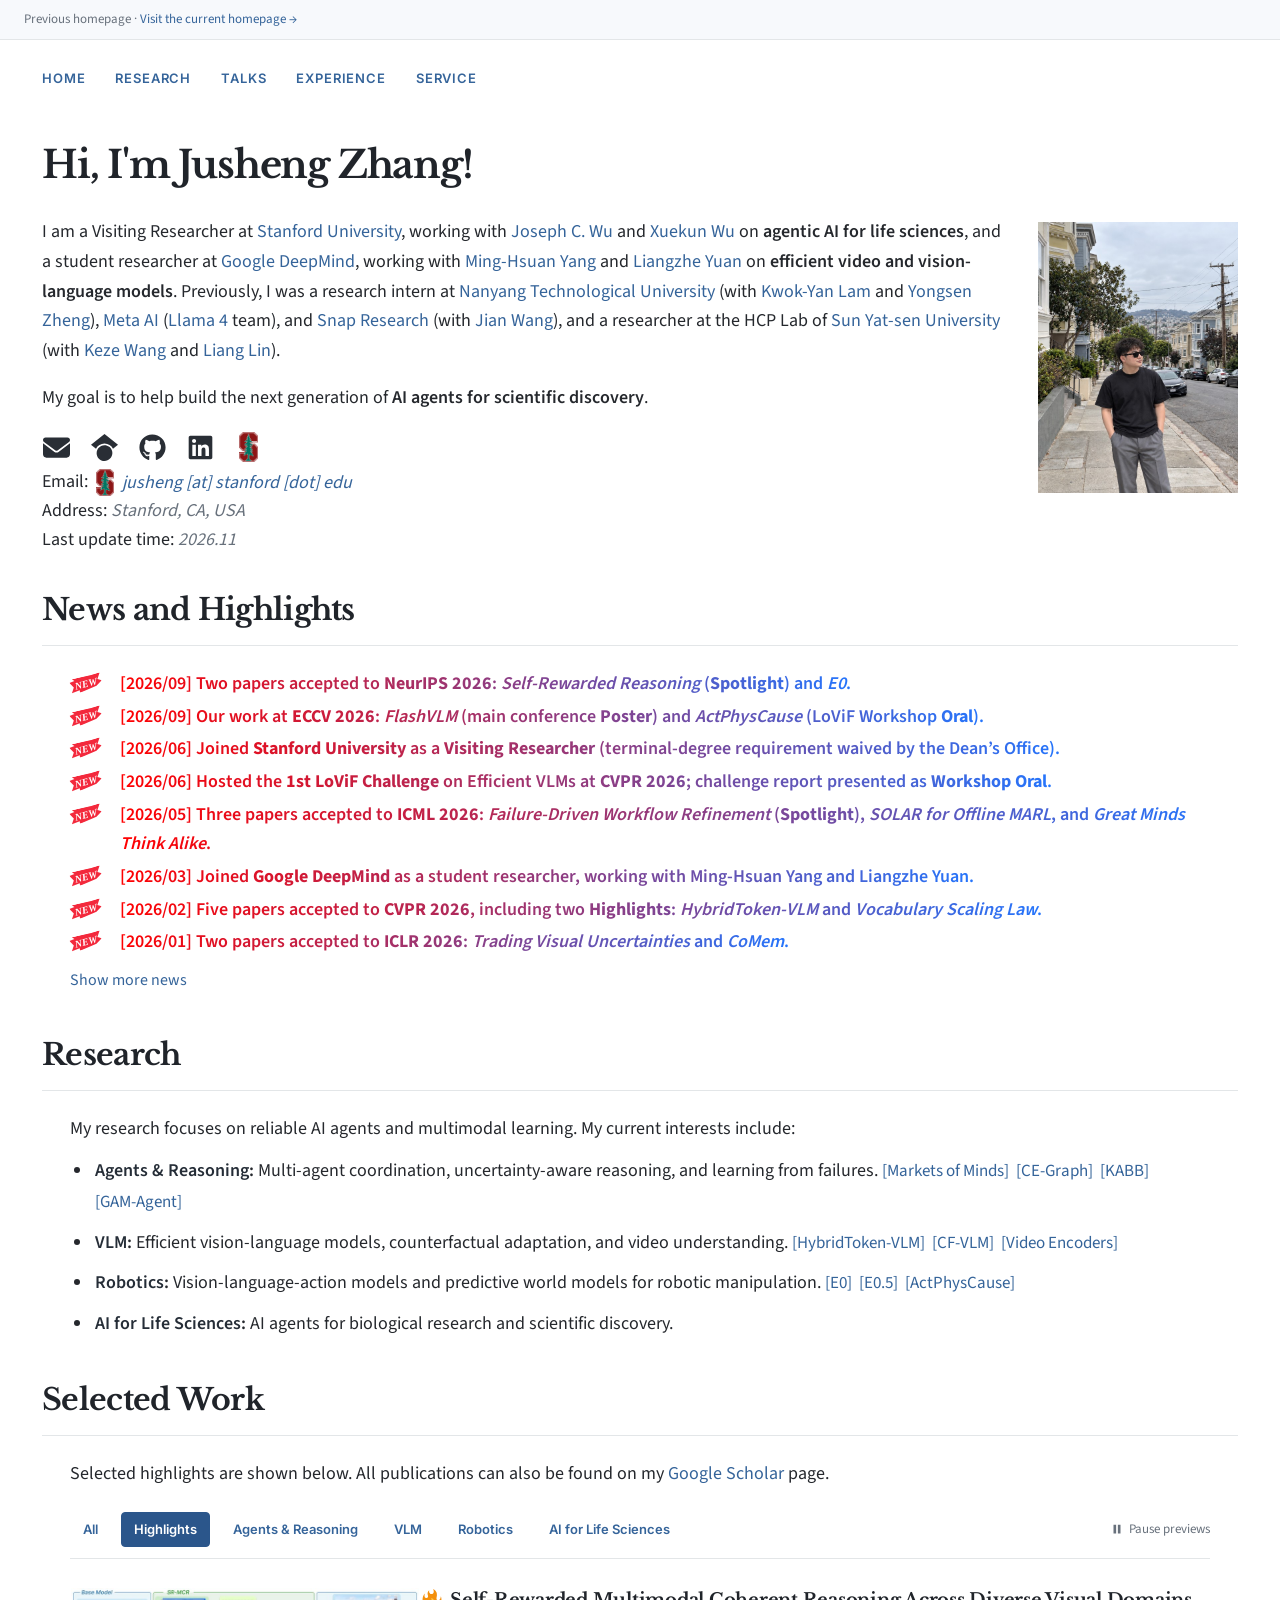
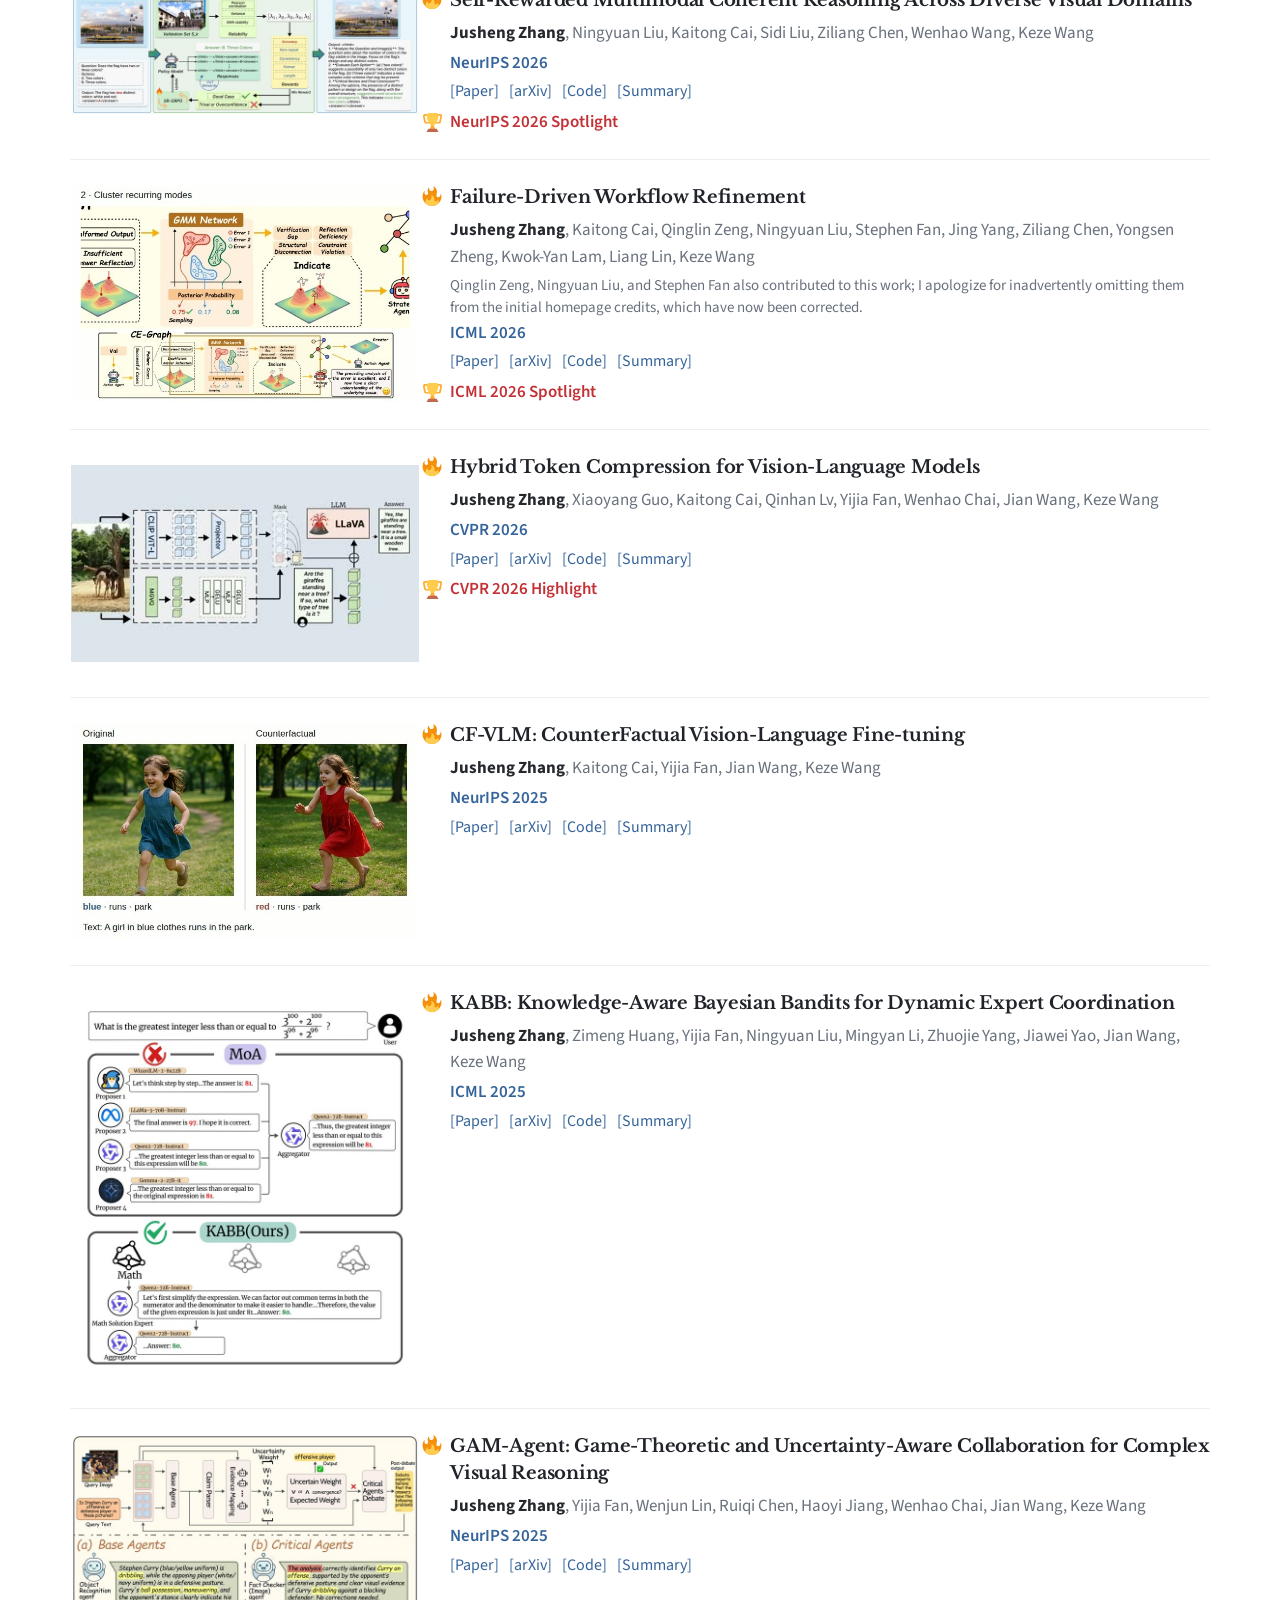
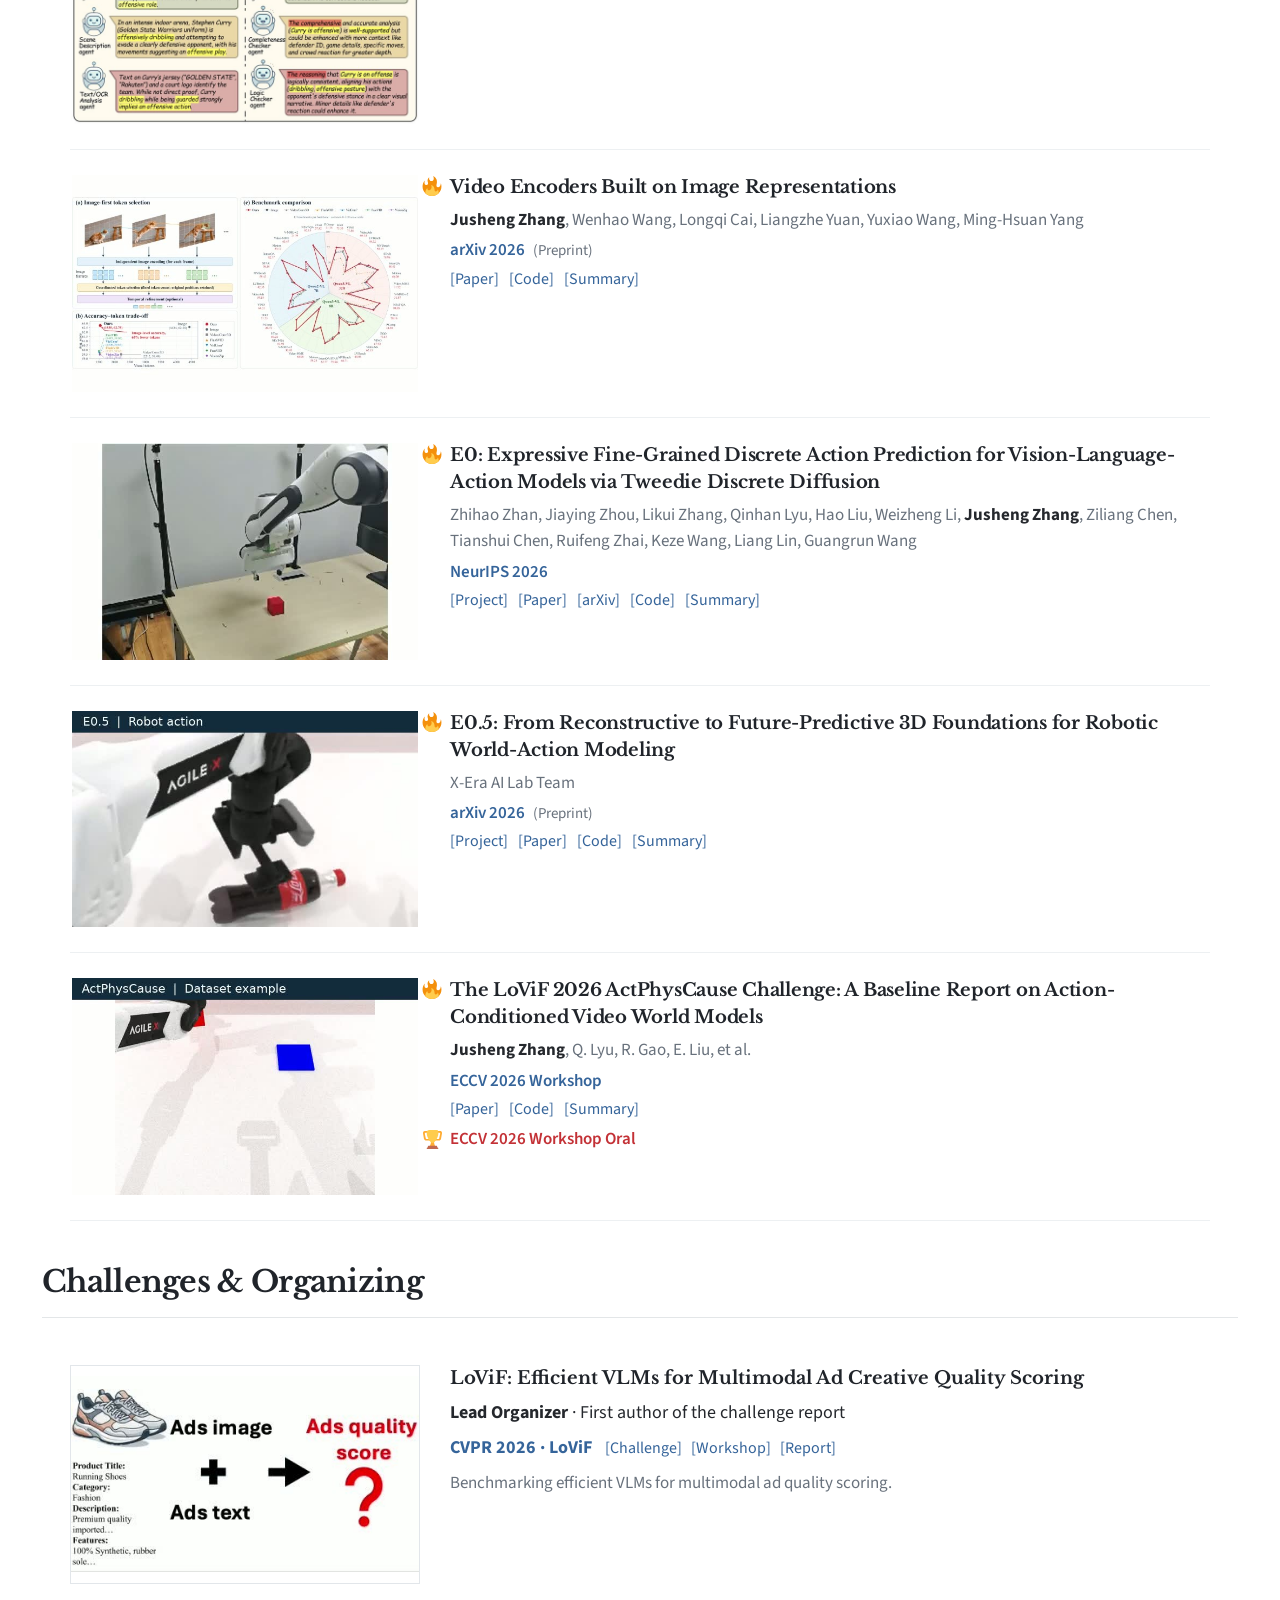
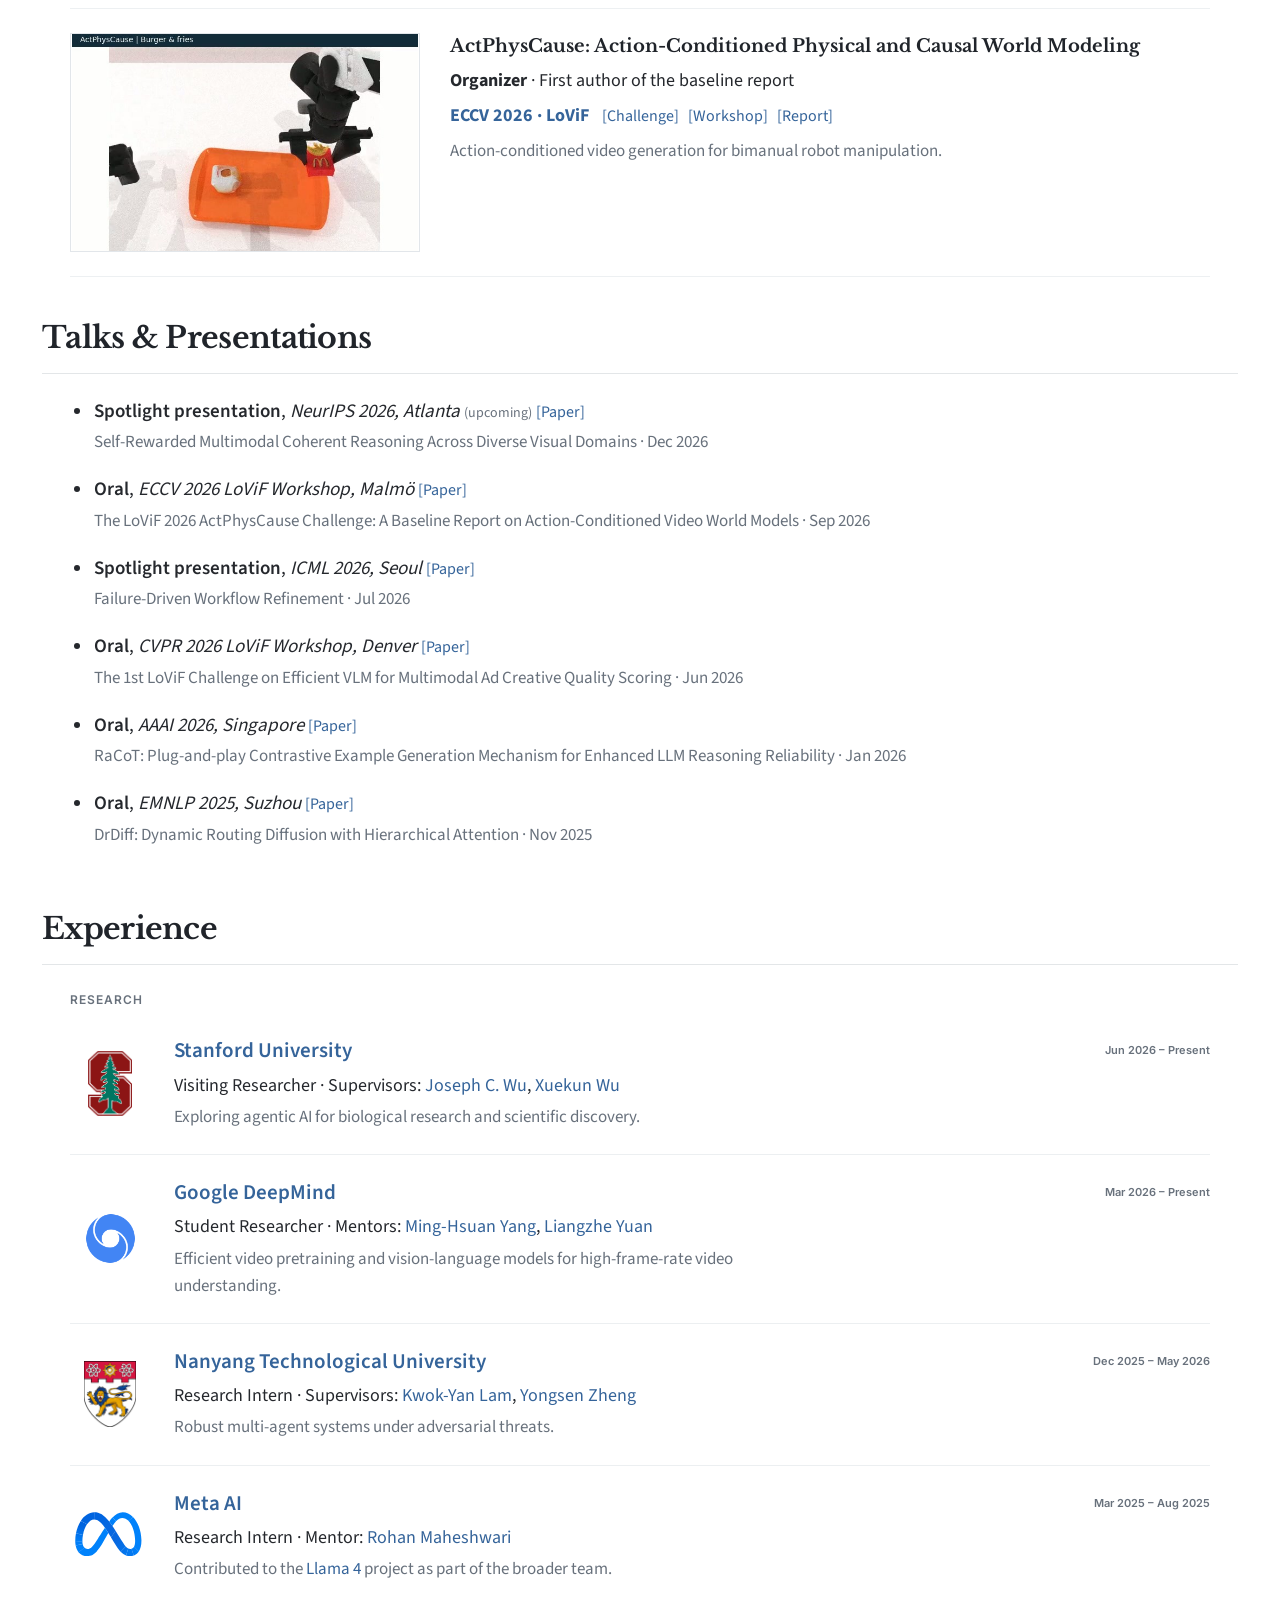
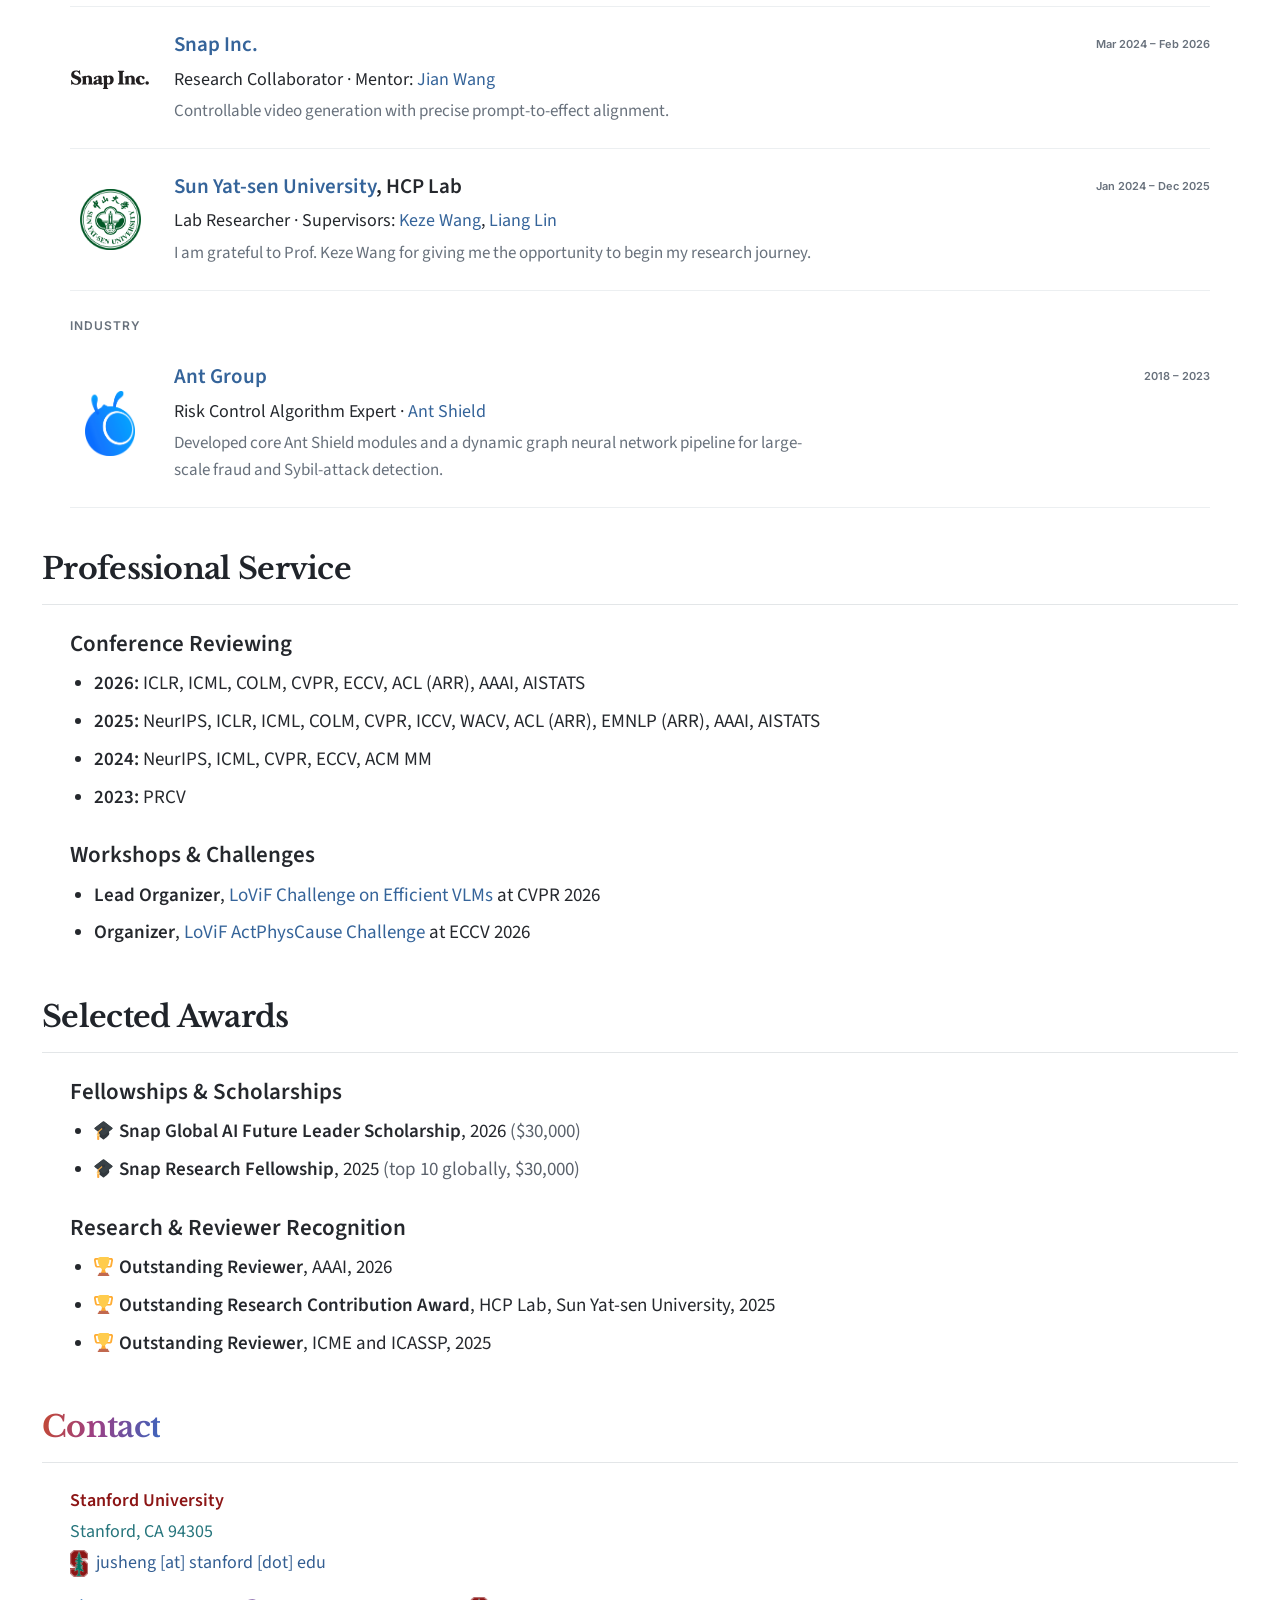
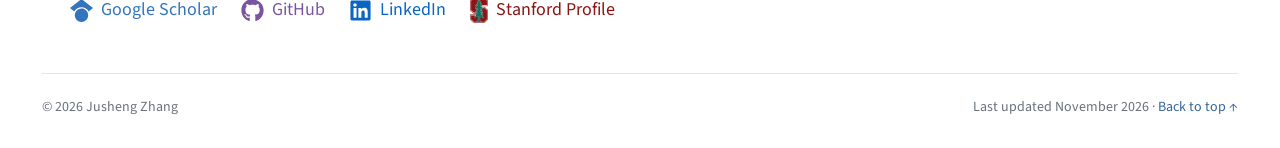
<file: preview/writing/index.html>
<!DOCTYPE html>

<html lang="en">
<head>
<meta charset="utf-8"/>
<meta content="width=device-width, initial-scale=1" name="viewport"/>
<meta content="Jusheng Zhang - Visiting Researcher at Stanford University and Student Researcher at Google DeepMind. Reliable agents, multi-agent learning, multimodal models, agentic AI for scientific discovery." name="description"/>
<title>Jusheng Zhang</title>
<style>@font-face{font-family:"Inter";font-style:normal;font-weight:600;font-display:swap;src:url("/assets/fonts/inter-600.ttf") format("truetype");}
@font-face{font-family:"Libre Baskerville";font-style:normal;font-weight:700;font-display:swap;src:url("/assets/fonts/libre-baskerville-700.ttf") format("truetype");}
@font-face{font-family:"Source Sans 3";font-style:normal;font-weight:400;font-display:swap;src:url("/assets/fonts/source-sans-3-400.ttf") format("truetype");}
@font-face{font-family:"Source Sans 3";font-style:normal;font-weight:600;font-display:swap;src:url("/assets/fonts/source-sans-3-600.ttf") format("truetype");}
@font-face{font-family:"Source Sans 3";font-style:normal;font-weight:700;font-display:swap;src:url("/assets/fonts/source-sans-3-700.ttf") format("truetype");}:root {
  --fg: #25282d;
  --link: #35649a;
  --navy: #2b568b;
  --muted: #68717c;
  --line: #e3e6e8;
  --paper-figure-width: 350px;
  --section-inset: 28px;
  --portrait-width: 200px;
  --award: #c33136;
  --body-font: "Source Sans 3", "Segoe UI", Arial, sans-serif;
  --display-font: "Libre Baskerville", Georgia, "Times New Roman", serif;
  --ui-font: "Inter", "Segoe UI", Arial, sans-serif;
  color-scheme: light;
}
* { box-sizing: border-box; }
[hidden] { display: none !important; }
html { scroll-behavior: smooth; scroll-padding-top: 96px; }
body { margin: 0; background: #fff; color: var(--fg); font-family: var(--body-font); font-size: 18px; line-height: 1.62; -webkit-font-smoothing: antialiased; text-rendering: optimizeLegibility; }
a { color: var(--link); text-decoration: none; text-underline-offset: 3px; }
a:hover { color: #834b40; text-decoration: underline; }
b, strong { font-weight: 600; }
:focus-visible { outline: 2px solid var(--link); outline-offset: 4px; }
button, input { font: inherit; }
button { touch-action: manipulation; }
.wrap { width: 100%; max-width: 1600px; margin: 0 auto; padding: 0 42px; }
nav.top { position: sticky; top: 0; z-index: 5; display: flex; align-items: center; flex-wrap: wrap; gap: 12px 30px; padding: 28px 0 22px; background: #fff; font-family: var(--ui-font); font-size: 13px; font-weight: 600; letter-spacing: .065em; text-transform: uppercase; }
nav.top a { color: var(--link); white-space: nowrap; }
nav.top a[aria-current="location"] { color: #1d334c; text-decoration: underline; }
.hero { display: grid; grid-template-columns: minmax(0, 1fr) var(--portrait-width); gap: 28px 36px; align-items: start; padding: 29px 0 6px; }
.hero-copy { min-width: 0; }
.hero h1 { grid-column: 1 / -1; font-family: var(--display-font); font-size: 38px; font-weight: 700; line-height: 1.3; letter-spacing: -1.2px; color: #20242a; margin: 0; }
.hero p { margin: 0 0 17px; }
.hero-copy > p { font-size: 18px; line-height: 1.65; }
.profile-side { padding: 5px 0 0; }
.photo, .portrait-space { width: var(--portrait-width); overflow: hidden; }
.portrait-space { aspect-ratio: 3 / 4; }
.photo img { display: block; width: 100%; height: auto; }
.aside-label { font-family: var(--ui-font); font-size: 10px; font-weight: 600; letter-spacing: .13em; text-transform: uppercase; color: var(--muted); margin: 0 0 16px !important; }
.current-affiliation { display: flex; align-items: center; gap: 13px; margin: 0 0 28px; }
.current-affiliation img { display: block; flex: 0 0 42px; width: 42px; height: 54px; object-fit: contain; }
.current-affiliation a { display: block; font-size: 17px; line-height: 1.35; font-weight: 600; }
.current-affiliation span { display: block; font-size: 14px; line-height: 1.5; color: var(--muted); margin-top: 4px; }
.social { display: flex; align-items: center; gap: 19px; margin: 19px 0 5px; }
.social a { display: inline-flex; width: 29px; height: 32px; align-items: center; justify-content: center; color: #292e35; }
.social svg { display: block; width: 27px; height: 27px; fill: currentColor; }
.social .social-stanford-mark { display: block; width: 22px; height: 30px; object-fit: contain; }
.social a:hover { color: var(--link); }
.hero-copy .hero-email { font-size: 17px; margin: 0; }
.hero-email span { margin-right: 3px; color: #555d68; }
.hero-contact { font-size: 18px; line-height: 1.6; }
.hero-contact p { margin: 0; }
.hero-contact em { font-style: italic; color: #68717c; }
.hero-contact .hero-mail-row { display: flex; flex-wrap: wrap; align-items: center; gap: 3px 8px; }
.stanford-email { display: inline-flex; align-items: center; gap: 8px; max-width: 100%; vertical-align: middle; }
.stanford-email-mark { display: block; width: 18px; height: 27px; flex: 0 0 18px; object-fit: contain; }

section { padding: 36px 0 4px; scroll-margin-top: 90px; }
#news { padding-top: 28px; }
.section-body { margin-inline: var(--section-inset); }
h2.sec { font-family: var(--display-font); font-size: 30px; font-weight: 700; letter-spacing: -.7px; line-height: 1.4; color: #20242a; margin: 0 0 14px; }
h2.sec + hr { border: 0; border-top: 1px solid var(--line); margin: 0 0 23px; }
h3.subsec { font-size: 23px; font-weight: 600; margin: 26px 0 9px; line-height: 1.4; }
h3.subsec:first-of-type { margin-top: 0; }
h4 { font-family: var(--ui-font); font-size: 12px; font-weight: 600; letter-spacing: .08em; text-transform: uppercase; color: #68717c; margin: 25px 0 4px; }
.lede { margin: 0 0 18px; max-width: 92ch; font-size: 18px; }
.research-intro { margin-bottom: 13px; font-size: 18px; }
.research-areas { padding-left: 23px; margin: 0; font-size: 18px; line-height: 1.7; }
.research-areas li { padding-left: 2px; margin-bottom: 10px; }
.research-areas li:last-child { margin-bottom: 0; }
.research-areas strong a { color: #252d37; }
.research-areas strong a:hover { color: var(--link); }
.research-links { font-size: 17px; }
.research-links a { display: inline-block; white-space: nowrap; margin-right: 4px; }
ul.news { list-style: none; padding: 0; margin: 0; font-size: 18px; line-height: 1.65; }
ul.news li { display: grid; grid-template-columns: 32px minmax(0, 1fr); align-items: start; gap: 18px; margin: 0 0 3px; }
.news-badge { display: inline-block; width: 32px; margin-top: 7px; background: #f3293c; color: #fff; font: italic 700 10px/15px Georgia, serif; text-align: center; transform: rotate(-14deg); clip-path: polygon(0 20%, 17% 15%, 10% 0, 72% 4%, 100% 0, 88% 40%, 100% 55%, 80% 82%, 25% 100%, 26% 83%, 0 90%, 10% 57%); }
.news-copy { width: fit-content; max-width: 100%; color: #354f9e; font-weight: 600; }
.news-copy b { font-weight: 700; }
.news-date { white-space: nowrap; }
@supports (background-clip: text) or (-webkit-background-clip: text) {
  .news-copy { background-image: linear-gradient(90deg, #ff0000 0%, #2575fc 100%); background-clip: text; -webkit-background-clip: text; color: transparent; -webkit-text-fill-color: transparent; }
}
.btn { border: 0; background: transparent; color: var(--link); padding: 0; margin-top: 8px; cursor: pointer; font-size: 16px; }
.btn:hover { text-decoration: underline; }
.filters { display: flex; flex-wrap: wrap; gap: 10px; margin: 22px 0 17px; }
.chip { border: 1px solid transparent; border-radius: 4px; padding: 6px 12px; background: #fff; color: var(--link); font-family: var(--ui-font); font-size: 13px; font-weight: 600; line-height: 1.6; cursor: pointer; transition: background-color .15s, color .15s; }
.chip:hover { background: #f1f5f9; }
.chip[aria-pressed="true"] { color: #fff; background: var(--navy); border-color: var(--navy); }
.publication-toolbar { display: flex; align-items: center; justify-content: space-between; gap: 12px; margin: 23px 0 4px; padding-bottom: 11px; border-bottom: 1px solid var(--line); }
.publication-toolbar .filters { margin: 0; }
.motion-toggle-all { display: inline-flex; align-items: center; gap: 5px; border: 0; background: transparent; color: var(--muted); font-size: 13px; padding: 7px 0 7px 8px; white-space: nowrap; cursor: pointer; }
.motion-toggle-all:hover { color: var(--link); }
.motion-toggle-all svg { width: 14px; height: 14px; }
ul.pubs { list-style: none; padding: 0; margin: 0; }
.pub { display: grid; grid-template-columns: var(--paper-figure-width) minmax(0, 1fr); gap: 30px; padding: 24px 0; border-bottom: 1px solid #edf0f2; align-items: start; scroll-margin-top: 92px; }
.pub .body { min-width: 0; }
.pub.pub-text-only { display: block; }
.fig { width: var(--paper-figure-width); max-width: 100%; margin: 0; }
.figure-open { display: block; width: 100%; padding: 0; border: 1px solid transparent; border-radius: 0; line-height: 0; background: #fff; cursor: zoom-in; overflow: hidden; }
.figure-open:hover { border-color: #8199b3; }
.figure-open img { display: block; width: 100%; height: auto; object-fit: contain; }
.pub .title { position: relative; color: #20242a; font-family: var(--display-font); font-size: 18px; line-height: 1.5; font-weight: 700; letter-spacing: -.25px; margin: 0 0 6px; }
.pub .title a { color: #20242a; }
.pub .title a:hover { color: var(--link); }
.pub .authors { color: var(--muted); font-size: 17px; line-height: 1.55; margin: 0 0 4px; }
.pub .authors b { color: var(--fg); font-weight: 700; }
.pub .author-note { margin: 5px 0 0; font-size: 15px; line-height: 1.5; color: var(--muted); }
.pub .venue { font-size: 16px; line-height: 1.55; margin: 0; }
.pub .venue b { color: var(--link); font-size: 17px; margin-right: 5px; font-weight: 600; }
.pub .pub-links { display: flex; flex-wrap: wrap; align-items: baseline; gap: 0 10px; font-size: 16px; line-height: 1.65; margin: 2px 0 0; }
.pub .pub-links > * { white-space: nowrap; }
.pub .code-label { display: inline-block; color: var(--link); }
.pub .status { font-size: 15px; color: var(--muted); }
.summary-toggle { font-size: 16px; color: var(--link); background: transparent; border: 0; padding: 0; cursor: pointer; }
.summary-toggle:hover { text-decoration: underline; }
.pub .summary { margin: 10px 0 0; color: #525d68; font-size: 17px; line-height: 1.65; }
.award { position: relative; color: var(--award); font-size: 17px; font-weight: 600; line-height: 1.5; margin: 5px 0 0; }
.inline-icon { width: 19px; height: 19px; display: inline-block; vertical-align: -3px; margin-right: 6px; }
.fire .inline-icon { width: 22px; height: 22px; margin-right: 7px; vertical-align: -4px; }
@media (min-width: 721px) {
  .pub .fire { position: absolute; right: calc(100% + 8px); top: 0; line-height: 1.5; }
  .pub .fire .inline-icon { width: 20px; height: 20px; margin-right: 0; vertical-align: -3px; }
  .pub .award > .inline-icon { position: absolute; right: calc(100% + 8px); top: 3px; margin-right: 0; }
}
.motion-figure .figure-open { position: relative; aspect-ratio: 8 / 5; background: #fff; }
.motion-figure .motion-poster { width: 100%; height: 100%; max-height: none; object-fit: contain; }
.paper-motion { position: absolute; inset: 0; width: 100%; height: 100%; object-fit: contain; background: #fff; opacity: 0; pointer-events: none; }
.paper-motion.has-frame { opacity: 1; }
#pub-c16 .figure-open, #pub-w1 .figure-open, #pub-c20 .figure-open, #pub-m6 .figure-open { border-color: transparent; background: #fff; }
.life-focus { padding: 20px 0; max-width: 850px; }
.domain-heading { font-size: 25px; font-weight: 600; margin: 0 0 4px; }
.life-focus p { margin: 12px 0; }
.life-focus .current-focus { color: var(--muted); font-family: var(--ui-font); font-size: 12px; margin: 0 0 22px; }
.life-focus .life-tagline { font-size: 23px; font-weight: 600; margin-bottom: 12px; }
.life-focus .life-collaboration { font-size: 17px; margin-top: 18px; }
.challenge-list { list-style: none; margin: 0; padding: 0; }
.challenge-list li { display: grid; grid-template-columns: var(--paper-figure-width) minmax(0, 1fr); gap: 30px; padding: 24px 0; border-bottom: 1px solid #edf0f2; align-items: start; }
.challenge-body { min-width: 0; }
.challenge-cover { position: relative; display: block; width: var(--paper-figure-width); max-width: 100%; aspect-ratio: 8 / 5; border: 1px solid #e2e6ea; overflow: hidden; background: #fff; }
.challenge-cover:hover { border-color: #8199b3; }
.challenge-cover img { display: block; width: 100%; height: 100%; object-fit: contain; }
.challenge-title { font-family: var(--display-font); font-size: 18px; line-height: 1.5; font-weight: 700; margin: 0 0 7px; }
.challenge-title a { color: #20242a; }
.challenge-title a:hover { color: var(--link); }
.challenge-role { font-size: 18px; line-height: 1.55; margin: 0 0 5px; }
.challenge-role b { font-weight: 700; }
.challenge-links { font-size: 16px; line-height: 1.8; margin: 0; }
.challenge-venue { color: var(--link); font-size: 18px; font-weight: 700; margin-right: 10px; }
.challenge-links a { display: inline-block; white-space: nowrap; margin-right: 6px; }
.challenge-description { font-size: 17px; color: var(--muted); line-height: 1.55; margin: 6px 0 0; }
ul.talks { padding-left: 23px; margin: 0; font-size: 19px; }
ul.talks li { padding-left: 1px; margin: 0 0 17px; }
.talk-title, .talk-date { font-size: 17px; color: var(--muted); }
.talk-link { white-space: nowrap; font-size: 16px; }
.upcoming { color: var(--muted); font-size: 14px; }
ul.rows { list-style: none; padding: 0; margin: 0; }
.row { display: grid; grid-template-columns: 80px minmax(0, 1fr) auto; gap: 24px; align-items: center; padding: 23px 0; border-bottom: 1px solid #eceff1; }
.logo-wrap { width: 80px; height: 70px; display: flex; justify-content: center; align-items: center; }
.logo { display: block; max-width: 75px; max-height: 65px; width: auto; height: auto; object-fit: contain; }
.logo-stanford { max-width: 47px; max-height: 65px; }
.logo-gdm { max-width: 53px; max-height: 53px; }
.logo-meta { max-width: 70px; }
.logo-snap { max-width: 78px; max-height: 60px; }
.logo-sysu, .logo-uestc { max-width: 61px; max-height: 61px; }
.logo-ntu { max-width: 79px; max-height: 66px; }
.logo-ant { max-width: 53px; max-height: 65px; }
.row .org { font-weight: 600; font-size: 21px; line-height: 1.4; margin: 0 0 5px; }
.row .role { font-size: 18px; margin: 0 0 4px; }
.row .desc { font-size: 17px; line-height: 1.6; color: var(--muted); max-width: 80ch; margin: 0; }
.row .when { font-family: var(--ui-font); font-size: 11px; align-self: start; color: var(--muted); white-space: nowrap; padding-top: 6px; }
ul.plain { padding-left: 24px; margin: 0; font-size: 19px; }
ul.plain li { margin-bottom: 7px; }
.academic-details h3.subsec { font-size: 23px; }
.honor-detail { color: #5b626c; }
.education-entry { display: flex; align-items: center; gap: 24px; padding: 1px 0 3px; }
.education-logo { display: block; flex: 0 0 64px; width: 64px; height: 64px; object-fit: contain; }
.education-entry h3 { font-size: 21px; font-weight: 600; line-height: 1.5; margin: 0 0 4px; }
.education-entry p { margin: 0; }
.education-entry .education-meta { font-size: 16px; color: var(--muted); margin-top: 4px; }
#contact h2.sec { display: inline-block; color: var(--link); }
@supports (background-clip: text) or (-webkit-background-clip: text) {
  #contact h2.sec { background-image: linear-gradient(100deg, #c44932 0%, #9b3f86 46%, #3b65bd 100%); background-clip: text; -webkit-background-clip: text; color: transparent; -webkit-text-fill-color: transparent; }
}
.contact-address { font-style: normal; margin: 0 0 17px; line-height: 1.7; }
.contact-institution { color: #8c1515; font-weight: 600; }
.contact-location { color: #27767d; }
.contact-email { color: #345f93; }
.contact-links { display: flex; flex-wrap: wrap; gap: 12px 24px; margin: 0; font-size: 18px; }
.contact-social { display: inline-flex; align-items: center; gap: 8px; white-space: nowrap; }
.contact-social svg { width: 23px; height: 23px; fill: currentColor; flex: 0 0 23px; }
.contact-social .social-stanford-mark { display: block; width: 18px; height: 26px; object-fit: contain; flex: 0 0 18px; }
.contact-social-scholar { color: #3275bd; }
.contact-social-github { color: #7954a1; }
.contact-social-linkedin { color: #0a66c2; }
.contact-social-stanford { color: #8c1515; }
.contact-social:hover { color: #834b40; }
footer { display: flex; justify-content: space-between; gap: 12px; border-top: 1px solid var(--line); margin-top: 44px; padding: 22px 0 30px; color: var(--muted); font-size: 14px; }
.skip-link { position: fixed; left: 15px; top: -80px; z-index: 100; background: #fff; padding: 8px 16px; border: 2px solid var(--link); }
.skip-link:focus { top: 10px; }
.figure-dialog { width: min(1120px, 94vw); max-height: 92vh; padding: 0; border: 1px solid #d6dce4; border-radius: 4px; color: #20242a; box-shadow: 0 20px 90px #14263833; }
.figure-dialog::backdrop { background: #142233a6; }
.dialog-head { display: flex; gap: 20px; align-items: start; justify-content: space-between; padding: 17px 22px; border-bottom: 1px solid var(--line); }
.dialog-head h2 { font-size: 20px; line-height: 1.5; margin: 0; }
.dialog-close { font-size: 28px; line-height: 28px; border: 0; cursor: pointer; background: transparent; color: #555; padding: 0 4px; }
.dialog-image { padding: 20px; background: #fff; display: flex; justify-content: center; }
.dialog-image img { display: block; max-width: 100%; max-height: 64vh; width: auto; height: auto; object-fit: contain; }
.dialog-caption { padding: 0 22px 18px; font-size: 16px; line-height: 1.6; color: var(--muted); }
.dialog-caption p { margin: 0 0 8px; }
.dialog-caption a { margin-right: 16px; }
#preview-caption { margin-top: 11px; }
@media (max-width: 1000px) {
  :root { --paper-figure-width: 270px; --section-inset: 16px; --portrait-width: 180px; }
  .wrap { padding: 0 30px; }
  nav.top { gap: 10px 23px; font-size: 12px; }
  .hero { grid-template-columns: minmax(0, 1fr) var(--portrait-width); gap: 28px; }
  .hero h1 { font-size: 37px; }
  .hero-copy > p { font-size: 18px; }
  .current-affiliation { gap: 10px; }
  .current-affiliation a { font-size: 16px; }
  .current-affiliation img { width: 36px; flex-basis: 36px; }
  .pub { grid-template-columns: var(--paper-figure-width) minmax(0, 1fr); gap: 25px; }
  .challenge-list li { grid-template-columns: var(--paper-figure-width) minmax(0, 1fr); gap: 25px; }
  .pub .title { font-size: 18px; }
  .publication-toolbar { align-items: flex-start; flex-wrap: wrap; }
  .motion-toggle-all { margin-left: auto; }
  .row { grid-template-columns: 75px minmax(0, 1fr); gap: 12px 20px; }
  .logo-wrap { width: 75px; grid-row: 1 / 3; }
  .row .when { grid-column: 2; padding: 0; margin-top: -6px; }
}
@media (max-width: 720px) {
  :root { --section-inset: 0px; }
  body { font-size: 18px; }
  .wrap { padding: 0 23px; }
  nav.top { padding: 19px 0 15px; gap: 11px 19px; font-size: 11px; letter-spacing: .055em; }
  .hero { grid-template-columns: 1fr; gap: 22px; padding: 30px 0 10px; }
  .hero h1 { font-size: clamp(29px, 8.2vw, 37px); letter-spacing: -.9px; margin: 0; }
  .hero-copy > p { font-size: 18px; line-height: 1.65; }
  .profile-side { padding: 0; }
  .profile-side.awaiting-photo { display: none; }
  .profile-side:not(.awaiting-photo) { grid-row: 2; justify-self: center; }
  .current-affiliations { display: grid; grid-template-columns: 1fr 1fr; gap: 18px; }
  .aside-label { display: none; }
  .current-affiliation { margin: 0; gap: 10px; align-items: center; }
  .current-affiliation img { flex-basis: 30px; width: 30px; height: 42px; }
  .current-affiliation a { font-size: 15px; }
  .current-affiliation span { font-size: 12px; margin-top: 2px; }
  .photo { width: 158px; }
  .social { margin-top: 19px; }
  .hero-copy .hero-email { font-size: 16px; }
  .hero-contact { font-size: 17px; }
  section { padding-top: 34px; }
  h2.sec { font-size: 25px; letter-spacing: -.5px; margin-bottom: 12px; }
  h3.subsec, .academic-details h3.subsec { font-size: 21px; }
  .lede, .research-intro, .research-areas { font-size: 18px; }
  .research-areas { padding-left: 21px; }
  .research-links { font-size: 16px; }
  ul.news { font-size: 17px; }
  ul.news { padding-left: 0; }
  ul.news li { grid-template-columns: 26px minmax(0, 1fr); gap: 10px; margin-bottom: 11px; }
  .news-badge { width: 26px; font-size: 9px; }
  .publication-toolbar { gap: 6px; margin: 21px 0 5px; }
  .filters, .publication-toolbar .filters { gap: 8px; }
  .chip { font-size: 11px; padding: 7px 12px; }
  .pub { grid-template-columns: 1fr; gap: 17px; padding: 24px 0; }
  .fig { width: 100%; max-width: 350px; min-height: 0; }
  .pub .title { font-size: 18px; }
  .pub .authors { font-size: 17px; }
  .pub .venue { font-size: 15px; }
  .pub .venue b { font-size: 17px; }
  .summary-toggle { font-size: 15px; }
  .award { font-size: 16px; }
  .challenge-list li { grid-template-columns: 1fr; gap: 17px; padding: 24px 0; }
  .challenge-cover { width: 100%; max-width: 350px; }
  .challenge-role, .challenge-venue { font-size: 17px; }
  .challenge-title { font-size: 18px; }
  .challenge-links { font-size: 15px; }
  .challenge-description { font-size: 16px; }
  ul.talks, ul.plain { font-size: 18px; padding-left: 21px; }
  .talk-title, .talk-date { font-size: 16px; }
  .row { grid-template-columns: 59px minmax(0, 1fr); gap: 12px 15px; padding: 20px 0; }
  .logo-wrap { width: 59px; height: 60px; }
  .logo { max-width: 57px; max-height: 58px; }
  .logo-stanford { max-width: 40px; }
  .logo-gdm { max-width: 45px; }
  .row .org { font-size: 19px; }
  .row .role, .row .desc { font-size: 16px; }
  .row .when { font-size: 10px; }
  .education-entry { align-items: flex-start; gap: 17px; }
  .education-logo { flex-basis: 48px; width: 48px; height: 48px; margin-top: 3px; }
  .education-entry h3 { font-size: 19px; }
  .education-entry .education-meta { font-size: 15px; }
  .contact-links { gap: 12px 20px; font-size: 17px; }
  footer { flex-wrap: wrap; font-size: 13px; margin-top: 33px; }
  .dialog-head { padding: 14px; }
  .dialog-head h2 { font-size: 18px; }
  .dialog-image { padding: 12px; }
  .dialog-caption { padding: 0 14px 15px; font-size: 15px; }
}
@media (prefers-reduced-motion: reduce) {
  html { scroll-behavior: auto; }
  * { transition: none !important; }
}
</style>
<meta content="noindex, follow" name="robots"/><link href="https://jushengzhang.github.io/" rel="canonical"/></head>
<body><aside aria-label="Previous homepage" style="padding:9px 24px;border-bottom:1px solid #e3e6e8;background:#f7f9fc;font-size:13px;line-height:1.6;color:#68717c">Previous homepage · <a href="/">Visit the current homepage →</a></aside>
<a class="skip-link" href="#content">Skip to content</a>
<div class="wrap">
<nav aria-label="Sections" class="top">
<a class="brand" href="#top">Home</a>
<a href="#research">Research</a><a href="#talks">Talks</a><a href="#experience">Experience</a><a href="#service">Service</a>
</nav>
<header class="hero" id="top">
<h1>Hi, I'm Jusheng Zhang!</h1>
<div class="hero-copy">
<p>I am a Visiting Researcher at <a href="https://www.stanford.edu/">Stanford University</a>, working with <a href="https://profiles.stanford.edu/joseph-wu">Joseph C. Wu</a> and <a href="https://profiles.stanford.edu/xuekun-wu">Xuekun Wu</a> on <b>agentic AI for life sciences</b>, and a student researcher at <a href="https://deepmind.google/">Google DeepMind</a>, working with <a href="https://scholar.google.com/citations?user=p9-ohHsAAAAJ">Ming-Hsuan Yang</a> and <a href="https://scholar.google.com/citations?user=1H9CkZgAAAAJ">Liangzhe Yuan</a> on <b>efficient video and vision-language models</b>. Previously, I was a research intern at <a href="https://www.ntu.edu.sg/">Nanyang Technological University</a> (with <a href="https://scholar.google.com/citations?user=NDMIYKsAAAAJ">Kwok-Yan Lam</a> and <a href="https://scholar.google.com/citations?user=JDN-eaYAAAAJ">Yongsen Zheng</a>), <a href="https://ai.meta.com/">Meta AI</a> (<a href="https://ai.meta.com/blog/llama-4-multimodal-intelligence/">Llama 4</a> team), and <a href="https://research.snap.com/">Snap Research</a> (with <a href="https://jianwang-cmu.github.io/">Jian Wang</a>), and a researcher at the HCP Lab of <a href="https://www.sysu.edu.cn/">Sun Yat-sen University</a> (with <a href="https://scholar.google.com/citations?user=Qirk2fYAAAAJ">Keze Wang</a> and <a href="https://scholar.google.com/citations?user=Nav8m8gAAAAJ">Liang Lin</a>).</p>
<p class="hero-goal">My goal is to help build the next generation of <b>AI agents for scientific discovery</b>.</p>
<div aria-label="Personal links" class="social"><a aria-label="Email" href="mailto:jusheng@stanford.edu" title="Email"><svg aria-hidden="true" focusable="false" viewbox="0 0 512 512" xmlns="http://www.w3.org/2000/svg"><!--! Font Awesome Free 6.7.2 by @fontawesome - https://fontawesome.com License - https://fontawesome.com/license/free (Icons: CC BY 4.0, Fonts: SIL OFL 1.1, Code: MIT License) Copyright 2024 Fonticons, Inc. --><path d="M48 64C21.5 64 0 85.5 0 112c0 15.1 7.1 29.3 19.2 38.4L236.8 313.6c11.4 8.5 27 8.5 38.4 0L492.8 150.4c12.1-9.1 19.2-23.3 19.2-38.4c0-26.5-21.5-48-48-48L48 64zM0 176L0 384c0 35.3 28.7 64 64 64l384 0c35.3 0 64-28.7 64-64l0-208L294.4 339.2c-22.8 17.1-54 17.1-76.8 0L0 176z"></path></svg></a>
<a aria-label="Google Scholar" href="https://scholar.google.com/citations?user=-EvMmxoAAAAJ" title="Google Scholar"><svg aria-hidden="true" focusable="false" viewbox="0 0 512 512" xmlns="http://www.w3.org/2000/svg"><!--! Font Awesome Free 6.7.2 by @fontawesome - https://fontawesome.com License - https://fontawesome.com/license/free (Icons: CC BY 4.0, Fonts: SIL OFL 1.1, Code: MIT License) Copyright 2024 Fonticons, Inc. --><path d="M390.9 298.5c0 0 0 .1 .1 .1c9.2 19.4 14.4 41.1 14.4 64C405.3 445.1 338.5 512 256 512s-149.3-66.9-149.3-149.3c0-22.9 5.2-44.6 14.4-64h0c1.7-3.6 3.6-7.2 5.6-10.7c4.4-7.6 9.4-14.7 15-21.3c27.4-32.6 68.5-53.3 114.4-53.3c33.6 0 64.6 11.1 89.6 29.9c9.1 6.9 17.4 14.7 24.8 23.5c5.6 6.6 10.6 13.8 15 21.3c2 3.4 3.8 7 5.5 10.5zm26.4-18.8c-30.1-58.4-91-98.4-161.3-98.4s-131.2 40-161.3 98.4L0 202.7 256 0 512 202.7l-94.7 77.1z"></path></svg></a>
<a aria-label="GitHub" href="https://github.com/jushengzhang" title="GitHub"><svg aria-hidden="true" focusable="false" viewbox="0 0 496 512" xmlns="http://www.w3.org/2000/svg"><!--! Font Awesome Free 6.7.2 by @fontawesome - https://fontawesome.com License - https://fontawesome.com/license/free (Icons: CC BY 4.0, Fonts: SIL OFL 1.1, Code: MIT License) Copyright 2024 Fonticons, Inc. --><path d="M165.9 397.4c0 2-2.3 3.6-5.2 3.6-3.3.3-5.6-1.3-5.6-3.6 0-2 2.3-3.6 5.2-3.6 3-.3 5.6 1.3 5.6 3.6zm-31.1-4.5c-.7 2 1.3 4.3 4.3 4.9 2.6 1 5.6 0 6.2-2s-1.3-4.3-4.3-5.2c-2.6-.7-5.5.3-6.2 2.3zm44.2-1.7c-2.9.7-4.9 2.6-4.6 4.9.3 2 2.9 3.3 5.9 2.6 2.9-.7 4.9-2.6 4.6-4.6-.3-1.9-3-3.2-5.9-2.9zM244.8 8C106.1 8 0 113.3 0 252c0 110.9 69.8 205.8 169.5 239.2 12.8 2.3 17.3-5.6 17.3-12.1 0-6.2-.3-40.4-.3-61.4 0 0-70 15-84.7-29.8 0 0-11.4-29.1-27.8-36.6 0 0-22.9-15.7 1.6-15.4 0 0 24.9 2 38.6 25.8 21.9 38.6 58.6 27.5 72.9 20.9 2.3-16 8.8-27.1 16-33.7-55.9-6.2-112.3-14.3-112.3-110.5 0-27.5 7.6-41.3 23.6-58.9-2.6-6.5-11.1-33.3 2.6-67.9 20.9-6.5 69 27 69 27 20-5.6 41.5-8.5 62.8-8.5s42.8 2.9 62.8 8.5c0 0 48.1-33.6 69-27 13.7 34.7 5.2 61.4 2.6 67.9 16 17.7 25.8 31.5 25.8 58.9 0 96.5-58.9 104.2-114.8 110.5 9.2 7.9 17 22.9 17 46.4 0 33.7-.3 75.4-.3 83.6 0 6.5 4.6 14.4 17.3 12.1C428.2 457.8 496 362.9 496 252 496 113.3 383.5 8 244.8 8zM97.2 352.9c-1.3 1-1 3.3.7 5.2 1.6 1.6 3.9 2.3 5.2 1 1.3-1 1-3.3-.7-5.2-1.6-1.6-3.9-2.3-5.2-1zm-10.8-8.1c-.7 1.3.3 2.9 2.3 3.9 1.6 1 3.6.7 4.3-.7.7-1.3-.3-2.9-2.3-3.9-2-.6-3.6-.3-4.3.7zm32.4 35.6c-1.6 1.3-1 4.3 1.3 6.2 2.3 2.3 5.2 2.6 6.5 1 1.3-1.3.7-4.3-1.3-6.2-2.2-2.3-5.2-2.6-6.5-1zm-11.4-14.7c-1.6 1-1.6 3.6 0 5.9 1.6 2.3 4.3 3.3 5.6 2.3 1.6-1.3 1.6-3.9 0-6.2-1.4-2.3-4-3.3-5.6-2z"></path></svg></a>
<a aria-label="LinkedIn" href="https://www.linkedin.com/in/%E5%B7%A8%E5%A3%B0-%E5%BC%A0-50510b1b8/" title="LinkedIn"><svg aria-hidden="true" focusable="false" viewbox="0 0 448 512" xmlns="http://www.w3.org/2000/svg"><!--! Font Awesome Free 6.7.2 by @fontawesome - https://fontawesome.com License - https://fontawesome.com/license/free (Icons: CC BY 4.0, Fonts: SIL OFL 1.1, Code: MIT License) Copyright 2024 Fonticons, Inc. --><path d="M416 32H31.9C14.3 32 0 46.5 0 64.3v383.4C0 465.5 14.3 480 31.9 480H416c17.6 0 32-14.5 32-32.3V64.3c0-17.8-14.4-32.3-32-32.3zM135.4 416H69V202.2h66.5V416zm-33.2-243c-21.3 0-38.5-17.3-38.5-38.5S80.9 96 102.2 96c21.2 0 38.5 17.3 38.5 38.5 0 21.3-17.2 38.5-38.5 38.5zm282.1 243h-66.4V312c0-24.8-.5-56.7-34.5-56.7-34.6 0-39.9 27-39.9 54.9V416h-66.4V202.2h63.7v29.2h.9c8.9-16.8 30.6-34.5 62.9-34.5 67.2 0 79.7 44.3 79.7 101.9V416z"></path></svg></a>
<a aria-label="Stanford Profile" href="https://profiles.stanford.edu/jusheng-zhang?releaseVersion=11.5.3" title="Stanford Profile"><img alt="" aria-hidden="true" class="social-stanford-mark" height="30" src="/assets/logo-stanford.png" width="22"/></a></div>
<div class="hero-contact">
<p class="hero-mail-row"><span>Email:</span> <em><a aria-label="Email Jusheng Zhang at jusheng@stanford.edu" class="stanford-email" href="mailto:jusheng@stanford.edu"><img alt="" aria-hidden="true" class="stanford-email-mark" height="27" src="/assets/logo-stanford.png" width="18"/><span>jusheng [at] stanford [dot] edu</span></a></em></p>
<p>Address: <em>Stanford, CA, USA</em></p>
<p>Last update time: <em>2026.11</em></p>
</div>
</div>
<aside class="profile-side"><div class="photo"><img alt="Portrait of Jusheng Zhang" height="1458" src="/assets/photo.jpg" width="1079"/></div></aside>
</header>
<main id="content">
<section id="news">
<h2 class="sec">News and Highlights</h2><hr/>
<div class="section-body">
<ul class="news">
<li><span aria-hidden="true" class="news-badge">NEW</span><span class="news-copy"><span class="news-date">[2026/09]</span> Two papers accepted to <b>NeurIPS 2026</b>: <i>Self-Rewarded Reasoning</i> (<b>Spotlight</b>) and <i>E0</i>.</span></li>
<li><span aria-hidden="true" class="news-badge">NEW</span><span class="news-copy"><span class="news-date">[2026/09]</span> Our work at <b>ECCV 2026</b>: <i>FlashVLM</i> (main conference <b>Poster</b>) and <i>ActPhysCause</i> (LoViF Workshop <b>Oral</b>).</span></li>
<li><span aria-hidden="true" class="news-badge">NEW</span><span class="news-copy"><span class="news-date">[2026/06]</span> Joined <b>Stanford University</b> as a <b>Visiting Researcher</b> (terminal-degree requirement waived by the <abbr title="Dean’s Office of Academic Affairs">Dean’s Office</abbr>).</span></li>
<li><span aria-hidden="true" class="news-badge">NEW</span><span class="news-copy"><span class="news-date">[2026/06]</span> Hosted the <b>1st LoViF Challenge</b> on Efficient VLMs at <b>CVPR 2026</b>; challenge report presented as <b>Workshop Oral</b>.</span></li>
<li><span aria-hidden="true" class="news-badge">NEW</span><span class="news-copy"><span class="news-date">[2026/05]</span> Three papers accepted to <b>ICML 2026</b>: <i>Failure-Driven Workflow Refinement</i> (<b>Spotlight</b>), <i>SOLAR for Offline MARL</i>, and <i>Great Minds Think Alike</i>.</span></li>
<li><span aria-hidden="true" class="news-badge">NEW</span><span class="news-copy"><span class="news-date">[2026/03]</span> Joined <b>Google DeepMind</b> as a student researcher, working with Ming-Hsuan Yang and Liangzhe Yuan.</span></li>
<li><span aria-hidden="true" class="news-badge">NEW</span><span class="news-copy"><span class="news-date">[2026/02]</span> Five papers accepted to <b>CVPR 2026</b>, including two <b>Highlights</b>: <i>HybridToken-VLM</i> and <i>Vocabulary Scaling Law</i>.</span></li>
<li><span aria-hidden="true" class="news-badge">NEW</span><span class="news-copy"><span class="news-date">[2026/01]</span> Two papers accepted to <b>ICLR 2026</b>: <i>Trading Visual Uncertainties</i> and <i>CoMem</i>.</span></li>
<li class="more" hidden=""><span aria-hidden="true" class="news-badge">NEW</span><span class="news-copy"><span class="news-date">[2026]</span> Awarded the <b>Snap Global AI Future Leader Scholarship</b> ($30,000).</span></li>
<li class="more" hidden=""><span aria-hidden="true" class="news-badge">NEW</span><span class="news-copy"><span class="news-date">[2025/12]</span> Started a research internship at <b>Nanyang Technological University</b> with Kwok-Yan Lam and Yongsen Zheng.</span></li>
<li class="more" hidden=""><span aria-hidden="true" class="news-badge">NEW</span><span class="news-copy"><span class="news-date">[2025/11]</span> Three papers accepted to <b>AAAI 2026</b>, including <i>RaCoT</i> (<b>Oral</b>).</span></li>
<li class="more" hidden=""><span aria-hidden="true" class="news-badge">NEW</span><span class="news-copy"><span class="news-date">[2025/09]</span> Four papers accepted to <b>NeurIPS 2025</b>: <i>GAM-Agent</i>, <i>MAT-Agent</i>, <i>Tri-MARF</i>, and <i>CF-VLM</i>.</span></li>
<li class="more" hidden=""><span aria-hidden="true" class="news-badge">NEW</span><span class="news-copy"><span class="news-date">[2025/08]</span> Two papers accepted to <b>EMNLP 2025</b>, including <i>DrDiff</i> (<b>Oral</b>).</span></li>
<li class="more" hidden=""><span aria-hidden="true" class="news-badge">NEW</span><span class="news-copy"><span class="news-date">[2025]</span> Selected for the <b>Snap Research Fellowship</b> (top 10 globally, $30,000).</span></li>
<li class="more" hidden=""><span aria-hidden="true" class="news-badge">NEW</span><span class="news-copy"><span class="news-date">[2025/05]</span> <i>KABB</i> accepted to <b>ICML 2025</b>.</span></li>
<li class="more" hidden=""><span aria-hidden="true" class="news-badge">NEW</span><span class="news-copy"><span class="news-date">[2025/03]</span> Joined <b>Meta AI</b> as a research intern, contributing to the Llama 4 project.</span></li>
</ul>
<button aria-expanded="false" class="btn" id="news-toggle" type="button">Show more news</button>
</div>
</section>
<section id="research">
<h2 class="sec">Research</h2><hr/>
<div class="section-body">
<p class="lede research-intro">My research focuses on reliable AI agents and multimodal learning. My current interests include:</p>
<ul class="research-areas">
<li><strong><a data-theme-link="agents" href="#publications">Agents &amp; Reasoning</a>:</strong> Multi-agent coordination, uncertainty-aware reasoning, and learning from failures. <span class="research-links"><a data-theme-link="agents" href="#pub-m4">[Markets of Minds]</a> <a href="#pub-c1">[CE-Graph]</a> <a href="#pub-c6">[KABB]</a> <a href="#pub-c5">[GAM-Agent]</a></span></li>
<li><strong><a data-theme-link="vlm" href="#publications">VLM</a>:</strong> Efficient vision-language models, counterfactual adaptation, and video understanding. <span class="research-links"><a href="#pub-c11">[HybridToken-VLM]</a> <a href="#pub-c16">[CF-VLM]</a> <a href="#pub-m5">[Video Encoders]</a></span></li>
<li><strong><a data-theme-link="robotics" href="#publications">Robotics</a>:</strong> Vision-language-action models and predictive world models for robotic manipulation. <span class="research-links"><a href="#pub-c21">[E0]</a> <a href="#pub-m3">[E0.5]</a> <a href="#pub-w2">[ActPhysCause]</a></span></li>
<li><strong><a data-theme-link="life" href="#publications">AI for Life Sciences</a>:</strong> AI agents for biological research and scientific discovery.</li>
</ul>
</div>
</section>
<section id="publications">
<h2 class="sec">Selected Work</h2><hr/>
<div class="section-body">
<p class="lede">Selected highlights are shown below. All publications can also be found on my <a href="https://scholar.google.com/citations?user=-EvMmxoAAAAJ">Google Scholar</a> page.</p>
<div class="publication-toolbar"><div aria-label="Explore research themes" class="filters theme-filters" role="group">
<button aria-pressed="false" class="chip" data-filter="all" type="button">All</button>
<button aria-pressed="true" class="chip" data-filter="highlights" type="button">Highlights</button>
<button aria-pressed="false" class="chip" data-filter="agents" type="button">Agents &amp; Reasoning</button>
<button aria-pressed="false" class="chip" data-filter="vlm" type="button">VLM</button>
<button aria-pressed="false" class="chip" data-filter="robotics" type="button">Robotics</button>
<button aria-pressed="false" class="chip" data-filter="life" type="button">AI for Life Sciences</button>
</div>
<button aria-pressed="false" class="motion-toggle-all" id="motion-toggle-all" type="button"><svg aria-hidden="true" viewbox="0 0 16 16"><path d="M4 3h3v10H4zm5 0h3v10H9z" fill="currentColor"></path></svg><span>Pause previews</span></button></div>
<ul class="pubs" id="selected-work">
<li class="pub" data-domain="vlm" data-hl="1" id="pub-c2"><div class="fig"><button aria-label="Enlarge figure for Self-Rewarded Multimodal Coherent Reasoning Across Diverse Visual Domains" class="figure-open" data-caption="SR-MCR: multimodal reasoning with process-level self-rewards and reliability-aware policy updates." data-full="/assets/c2-full.jpg" data-paper="https://arxiv.org/html/2512.22545" data-source="https://arxiv.org/html/2512.22545v1/main.png" data-source-label="Original figure ↗" data-title="Self-Rewarded Multimodal Coherent Reasoning Across Diverse Visual Domains" type="button"><img alt="Self-Rewarded Multimodal Coherent Reasoning Across Diverse Visual Domains — research figure" decoding="async" height="660" loading="lazy" src="/assets/c2.jpg" width="1800"/></button></div><div class="body"><p class="title"><span class="fire"><svg aria-hidden="true" class="inline-icon" viewbox="0 0 36 36" xmlns="http://www.w3.org/2000/svg"><path d="M35 19c0-2.062-.367-4.039-1.04-5.868-.46 5.389-3.333 8.157-6.335 6.868-2.812-1.208-.917-5.917-.777-8.164.236-3.809-.012-8.169-6.931-11.794 2.875 5.5.333 8.917-2.333 9.125-2.958.231-5.667-2.542-4.667-7.042-3.238 2.386-3.332 6.402-2.333 9 1.042 2.708-.042 4.958-2.583 5.208-2.84.28-4.418-3.041-2.963-8.333C2.52 10.965 1 14.805 1 19c0 9.389 7.611 17 17 17s17-7.611 17-17z" fill="#F4900C"></path><path d="M28.394 23.999c.148 3.084-2.561 4.293-4.019 3.709-2.106-.843-1.541-2.291-2.083-5.291s-2.625-5.083-5.708-6c2.25 6.333-1.247 8.667-3.08 9.084-1.872.426-3.753-.001-3.968-4.007C7.352 23.668 6 26.676 6 30c0 .368.023.73.055 1.09C9.125 34.124 13.342 36 18 36s8.875-1.876 11.945-4.91c.032-.36.055-.722.055-1.09 0-2.187-.584-4.236-1.606-6.001z" fill="#FFCC4D"></path></svg></span><a href="https://neurips.cc/virtual/2026/poster/149029">Self-Rewarded Multimodal Coherent Reasoning Across Diverse Visual Domains</a></p><p class="authors"><b>Jusheng Zhang</b>, Ningyuan Liu, Kaitong Cai, Sidi Liu, Ziliang Chen, Wenhao Wang, Keze Wang</p><p class="venue"><b><a href="https://neurips.cc/virtual/2026/poster/149029">NeurIPS 2026</a></b></p><p class="pub-links"><a href="https://neurips.cc/virtual/2026/poster/149029">[Paper]</a> <a href="https://arxiv.org/abs/2512.22545">[arXiv]</a> <span class="code-label">[Code]</span> <button aria-controls="summary-c2" aria-expanded="false" class="summary-toggle" type="button">[Summary]</button></p><p class="award"><svg aria-hidden="true" class="inline-icon" viewbox="0 0 36 36" xmlns="http://www.w3.org/2000/svg"><path d="M5.123 5h6C12.227 5 13 4.896 13 6V4c0-1.104-.773-2-1.877-2h-8c-2 0-3.583 2.125-3 5 0 0 1.791 9.375 1.917 9.958C2.373 18.5 4.164 20 6.081 20h6.958c1.105 0-.039-1.896-.039-3v-2c0 1.104-.773 2-1.877 2h-4c-1.104 0-1.833-1.042-2-2S3.539 7.667 3.539 7.667C3.206 5.75 4.018 5 5.123 5zm25.812 0h-6C23.831 5 22 4.896 22 6V4c0-1.104 1.831-2 2.935-2h8c2 0 3.584 2.125 3 5 0 0-1.633 9.419-1.771 10-.354 1.5-2.042 3-4 3h-7.146C21.914 20 22 18.104 22 17v-2c0 1.104 1.831 2 2.935 2h4c1.104 0 1.834-1.042 2-2s1.584-7.333 1.584-7.333C32.851 5.75 32.04 5 30.935 5zM20.832 22c0-6.958-2.709 0-2.709 0s-3-6.958-3 0-3.291 10-3.291 10h12.292c-.001 0-3.292-3.042-3.292-10z" fill="#FFAC33"></path><path d="M29.123 6.577c0 6.775-6.77 18.192-11 18.192-4.231 0-11-11.417-11-18.192 0-5.195 1-6.319 3-6.319 1.374 0 6.025-.027 8-.027l7-.001c2.917-.001 4 .684 4 6.347z" fill="#FFCC4D"></path><path d="M27 33c0 1.104.227 2-.877 2h-16C9.018 35 9 34.104 9 33v-1c0-1.104 1.164-2 2.206-2h13.917c1.042 0 1.877.896 1.877 2v1z" fill="#C1694F"></path><path d="M29 34.625c0 .76.165 1.375-1.252 1.375H8.498C7.206 36 7 35.385 7 34.625v-.25C7 33.615 7.738 33 8.498 33h19.25c.759 0 1.252.615 1.252 1.375v.25z" fill="#C1694F"></path></svg>NeurIPS 2026 Spotlight</p><p class="summary" hidden="" id="summary-c2">A label-free reinforcement learning framework that rewards multimodal LLM reasoning chains using five self-derived coherence and grounding signals, improving accuracy and step consistency without a critic.</p></div></li>
<li class="pub" data-domain="agents" data-hl="1" id="pub-c1"><div class="fig motion-figure"><button aria-label="Enlarge figure for Failure-Driven Workflow Refinement" class="figure-open" data-caption="CE-Graph: converting execution failures into signatures, recurring failure modes, and targeted workflow edits." data-full="/assets/c1-full.jpg" data-paper="https://arxiv.org/html/2510.10035" data-preview-caption="Original CE-Graph Figure 2: failure signatures, recurring failure modes, and targeted Propose-and-Verify graph edits. The upper view enlarges each region while the original workflow overview remains visible below. All graphics are from the paper." data-preview-source="https://arxiv.org/html/2510.10035v1" data-source="https://arxiv.org/html/2510.10035v1/main_flow.png" data-source-label="Original figure ↗" data-title="Failure-Driven Workflow Refinement" type="button"><img alt="Failure-Driven Workflow Refinement — animated preview" class="motion-poster" decoding="async" height="400" loading="lazy" src="/assets/c1-poster.jpg" width="640"/><video aria-hidden="true" class="paper-motion" data-src="/assets/preview-c1.mp4" disablepictureinpicture="" loop="" muted="" playsinline="" poster="/assets/c1-poster.jpg" preload="none"></video></button></div><div class="body"><p class="title"><span class="fire"><svg aria-hidden="true" class="inline-icon" viewbox="0 0 36 36" xmlns="http://www.w3.org/2000/svg"><path d="M35 19c0-2.062-.367-4.039-1.04-5.868-.46 5.389-3.333 8.157-6.335 6.868-2.812-1.208-.917-5.917-.777-8.164.236-3.809-.012-8.169-6.931-11.794 2.875 5.5.333 8.917-2.333 9.125-2.958.231-5.667-2.542-4.667-7.042-3.238 2.386-3.332 6.402-2.333 9 1.042 2.708-.042 4.958-2.583 5.208-2.84.28-4.418-3.041-2.963-8.333C2.52 10.965 1 14.805 1 19c0 9.389 7.611 17 17 17s17-7.611 17-17z" fill="#F4900C"></path><path d="M28.394 23.999c.148 3.084-2.561 4.293-4.019 3.709-2.106-.843-1.541-2.291-2.083-5.291s-2.625-5.083-5.708-6c2.25 6.333-1.247 8.667-3.08 9.084-1.872.426-3.753-.001-3.968-4.007C7.352 23.668 6 26.676 6 30c0 .368.023.73.055 1.09C9.125 34.124 13.342 36 18 36s8.875-1.876 11.945-4.91c.032-.36.055-.722.055-1.09 0-2.187-.584-4.236-1.606-6.001z" fill="#FFCC4D"></path></svg></span><a href="https://openreview.net/forum?id=GbYHY1RVUa">Failure-Driven Workflow Refinement</a></p><p class="authors"><b>Jusheng Zhang</b>, Kaitong Cai, Qinglin Zeng, Ningyuan Liu, Stephen Fan, Jing Yang, Ziliang Chen, Yongsen Zheng, Kwok-Yan Lam, Liang Lin, Keze Wang</p><p class="author-note">Qinglin Zeng, Ningyuan Liu, and Stephen Fan also contributed to this work; I apologize for inadvertently omitting them from the initial homepage credits, which have now been corrected.</p><p class="venue"><b><a href="https://openreview.net/forum?id=GbYHY1RVUa">ICML 2026</a></b></p><p class="pub-links"><a href="https://openreview.net/forum?id=GbYHY1RVUa">[Paper]</a> <a href="https://arxiv.org/abs/2510.10035">[arXiv]</a> <a href="https://github.com/jushengzhang/CE-Graph">[Code]</a> <button aria-controls="summary-c1" aria-expanded="false" class="summary-toggle" type="button">[Summary]</button></p><p class="award"><svg aria-hidden="true" class="inline-icon" viewbox="0 0 36 36" xmlns="http://www.w3.org/2000/svg"><path d="M5.123 5h6C12.227 5 13 4.896 13 6V4c0-1.104-.773-2-1.877-2h-8c-2 0-3.583 2.125-3 5 0 0 1.791 9.375 1.917 9.958C2.373 18.5 4.164 20 6.081 20h6.958c1.105 0-.039-1.896-.039-3v-2c0 1.104-.773 2-1.877 2h-4c-1.104 0-1.833-1.042-2-2S3.539 7.667 3.539 7.667C3.206 5.75 4.018 5 5.123 5zm25.812 0h-6C23.831 5 22 4.896 22 6V4c0-1.104 1.831-2 2.935-2h8c2 0 3.584 2.125 3 5 0 0-1.633 9.419-1.771 10-.354 1.5-2.042 3-4 3h-7.146C21.914 20 22 18.104 22 17v-2c0 1.104 1.831 2 2.935 2h4c1.104 0 1.834-1.042 2-2s1.584-7.333 1.584-7.333C32.851 5.75 32.04 5 30.935 5zM20.832 22c0-6.958-2.709 0-2.709 0s-3-6.958-3 0-3.291 10-3.291 10h12.292c-.001 0-3.292-3.042-3.292-10z" fill="#FFAC33"></path><path d="M29.123 6.577c0 6.775-6.77 18.192-11 18.192-4.231 0-11-11.417-11-18.192 0-5.195 1-6.319 3-6.319 1.374 0 6.025-.027 8-.027l7-.001c2.917-.001 4 .684 4 6.347z" fill="#FFCC4D"></path><path d="M27 33c0 1.104.227 2-.877 2h-16C9.018 35 9 34.104 9 33v-1c0-1.104 1.164-2 2.206-2h13.917c1.042 0 1.877.896 1.877 2v1z" fill="#C1694F"></path><path d="M29 34.625c0 .76.165 1.375-1.252 1.375H8.498C7.206 36 7 35.385 7 34.625v-.25C7 33.615 7.738 33 8.498 33h19.25c.759 0 1.252.615 1.252 1.375v.25z" fill="#C1694F"></path></svg>ICML 2026 Spotlight</p><p class="summary" hidden="" id="summary-c1">Reframes LLM workflow optimization as reducing a workflow's expected failure mass: CE-Graph clusters counterexamples into failure modes and applies verified graph edits that shrink them.</p></div></li>
<li class="pub" data-domain="vlm" data-hl="1" id="pub-c11"><div class="fig motion-figure"><button aria-label="Enlarge figure for Hybrid Token Compression for Vision-Language Models" class="figure-open" data-caption="HybridToken-VLM: continuous visual features and discrete semantic anchors share a compact token bottleneck." data-full="/assets/c11-full.jpg" data-paper="https://openaccess.thecvf.com/content/CVPR2026/papers/Zhang_Hybrid_Token_Compression_for_Vision-Language_Models_CVPR_2026_paper.pdf" data-preview-caption="Token-compression method animation hosted on coauthor Jian Wang’s homepage. The paper title and publication entry retain the original Hybrid Token Compression work." data-preview-source="https://jianwang-cmu.github.io/" data-source="https://raw.githubusercontent.com/jushengzhang/HybridToken-VLM/main/assets/pipeline.png" data-source-label="Original figure ↗" data-title="Hybrid Token Compression for Vision-Language Models" type="button"><img alt="Hybrid Token Compression for Vision-Language Models — animated preview" class="motion-poster" decoding="async" height="400" loading="lazy" src="/assets/c11-poster.jpg" width="640"/><video aria-hidden="true" class="paper-motion" data-src="/assets/preview-c11.mp4" disablepictureinpicture="" loop="" muted="" playsinline="" poster="/assets/c11-poster.jpg" preload="none"></video></button></div><div class="body"><p class="title"><span class="fire"><svg aria-hidden="true" class="inline-icon" viewbox="0 0 36 36" xmlns="http://www.w3.org/2000/svg"><path d="M35 19c0-2.062-.367-4.039-1.04-5.868-.46 5.389-3.333 8.157-6.335 6.868-2.812-1.208-.917-5.917-.777-8.164.236-3.809-.012-8.169-6.931-11.794 2.875 5.5.333 8.917-2.333 9.125-2.958.231-5.667-2.542-4.667-7.042-3.238 2.386-3.332 6.402-2.333 9 1.042 2.708-.042 4.958-2.583 5.208-2.84.28-4.418-3.041-2.963-8.333C2.52 10.965 1 14.805 1 19c0 9.389 7.611 17 17 17s17-7.611 17-17z" fill="#F4900C"></path><path d="M28.394 23.999c.148 3.084-2.561 4.293-4.019 3.709-2.106-.843-1.541-2.291-2.083-5.291s-2.625-5.083-5.708-6c2.25 6.333-1.247 8.667-3.08 9.084-1.872.426-3.753-.001-3.968-4.007C7.352 23.668 6 26.676 6 30c0 .368.023.73.055 1.09C9.125 34.124 13.342 36 18 36s8.875-1.876 11.945-4.91c.032-.36.055-.722.055-1.09 0-2.187-.584-4.236-1.606-6.001z" fill="#FFCC4D"></path></svg></span><a href="https://openaccess.thecvf.com/content/CVPR2026/papers/Zhang_Hybrid_Token_Compression_for_Vision-Language_Models_CVPR_2026_paper.pdf">Hybrid Token Compression for Vision-Language Models</a></p><p class="authors"><b>Jusheng Zhang</b>, Xiaoyang Guo, Kaitong Cai, Qinhan Lv, Yijia Fan, Wenhao Chai, Jian Wang, Keze Wang</p><p class="venue"><b><a href="https://openaccess.thecvf.com/content/CVPR2026/papers/Zhang_Hybrid_Token_Compression_for_Vision-Language_Models_CVPR_2026_paper.pdf">CVPR 2026</a></b></p><p class="pub-links"><a href="https://openaccess.thecvf.com/content/CVPR2026/papers/Zhang_Hybrid_Token_Compression_for_Vision-Language_Models_CVPR_2026_paper.pdf">[Paper]</a> <a href="https://arxiv.org/abs/2512.08240">[arXiv]</a> <a href="https://github.com/jushengzhang/HybridToken-VLM">[Code]</a> <button aria-controls="summary-c11" aria-expanded="false" class="summary-toggle" type="button">[Summary]</button></p><p class="award"><svg aria-hidden="true" class="inline-icon" viewbox="0 0 36 36" xmlns="http://www.w3.org/2000/svg"><path d="M5.123 5h6C12.227 5 13 4.896 13 6V4c0-1.104-.773-2-1.877-2h-8c-2 0-3.583 2.125-3 5 0 0 1.791 9.375 1.917 9.958C2.373 18.5 4.164 20 6.081 20h6.958c1.105 0-.039-1.896-.039-3v-2c0 1.104-.773 2-1.877 2h-4c-1.104 0-1.833-1.042-2-2S3.539 7.667 3.539 7.667C3.206 5.75 4.018 5 5.123 5zm25.812 0h-6C23.831 5 22 4.896 22 6V4c0-1.104 1.831-2 2.935-2h8c2 0 3.584 2.125 3 5 0 0-1.633 9.419-1.771 10-.354 1.5-2.042 3-4 3h-7.146C21.914 20 22 18.104 22 17v-2c0 1.104 1.831 2 2.935 2h4c1.104 0 1.834-1.042 2-2s1.584-7.333 1.584-7.333C32.851 5.75 32.04 5 30.935 5zM20.832 22c0-6.958-2.709 0-2.709 0s-3-6.958-3 0-3.291 10-3.291 10h12.292c-.001 0-3.292-3.042-3.292-10z" fill="#FFAC33"></path><path d="M29.123 6.577c0 6.775-6.77 18.192-11 18.192-4.231 0-11-11.417-11-18.192 0-5.195 1-6.319 3-6.319 1.374 0 6.025-.027 8-.027l7-.001c2.917-.001 4 .684 4 6.347z" fill="#FFCC4D"></path><path d="M27 33c0 1.104.227 2-.877 2h-16C9.018 35 9 34.104 9 33v-1c0-1.104 1.164-2 2.206-2h13.917c1.042 0 1.877.896 1.877 2v1z" fill="#C1694F"></path><path d="M29 34.625c0 .76.165 1.375-1.252 1.375H8.498C7.206 36 7 35.385 7 34.625v-.25C7 33.615 7.738 33 8.498 33h19.25c.759 0 1.252.615 1.252 1.375v.25z" fill="#C1694F"></path></svg>CVPR 2026 Highlight</p><p class="summary" hidden="" id="summary-c11">Compresses a VLM's hundreds of visual tokens into a single token by fusing continuous patch features with a few discrete semantic anchor tokens, retaining most benchmark performance.</p></div></li>
<li class="pub" data-domain="vlm" data-hl="1" id="pub-c16"><div class="fig motion-figure"><button aria-label="Enlarge figure for CF-VLM: CounterFactual Vision-Language Fine-tuning" class="figure-open" data-caption="CF-VLM: training with factual and counterfactual examples for stronger semantic discrimination." data-full="/assets/c16-full.jpg" data-paper="https://arxiv.org/html/2506.17267" data-preview-caption="Original training examples from CF-VLM Figure 2. The factual image and original text remain fixed; the counterfactual image changes clothing color, action, or scene. This is a presentation of the paper’s training samples, rather than a video of model predictions." data-preview-source="https://arxiv.org/html/2506.17267v1" data-source="https://arxiv.org/html/2506.17267v1/zhentamadefan.png" data-source-label="Original figure ↗" data-title="CF-VLM: CounterFactual Vision-Language Fine-tuning" type="button"><img alt="CF-VLM: CounterFactual Vision-Language Fine-tuning — animated preview" class="motion-poster" decoding="async" height="400" loading="lazy" src="/assets/c16-poster.jpg" width="640"/><video aria-hidden="true" class="paper-motion" data-src="/assets/preview-c16.mp4" disablepictureinpicture="" loop="" muted="" playsinline="" poster="/assets/c16-poster.jpg" preload="none"></video></button></div><div class="body"><p class="title"><span class="fire"><svg aria-hidden="true" class="inline-icon" viewbox="0 0 36 36" xmlns="http://www.w3.org/2000/svg"><path d="M35 19c0-2.062-.367-4.039-1.04-5.868-.46 5.389-3.333 8.157-6.335 6.868-2.812-1.208-.917-5.917-.777-8.164.236-3.809-.012-8.169-6.931-11.794 2.875 5.5.333 8.917-2.333 9.125-2.958.231-5.667-2.542-4.667-7.042-3.238 2.386-3.332 6.402-2.333 9 1.042 2.708-.042 4.958-2.583 5.208-2.84.28-4.418-3.041-2.963-8.333C2.52 10.965 1 14.805 1 19c0 9.389 7.611 17 17 17s17-7.611 17-17z" fill="#F4900C"></path><path d="M28.394 23.999c.148 3.084-2.561 4.293-4.019 3.709-2.106-.843-1.541-2.291-2.083-5.291s-2.625-5.083-5.708-6c2.25 6.333-1.247 8.667-3.08 9.084-1.872.426-3.753-.001-3.968-4.007C7.352 23.668 6 26.676 6 30c0 .368.023.73.055 1.09C9.125 34.124 13.342 36 18 36s8.875-1.876 11.945-4.91c.032-.36.055-.722.055-1.09 0-2.187-.584-4.236-1.606-6.001z" fill="#FFCC4D"></path></svg></span><a href="https://neurips.cc/virtual/2025/poster/120284">CF-VLM: CounterFactual Vision-Language Fine-tuning</a></p><p class="authors"><b>Jusheng Zhang</b>, Kaitong Cai, Yijia Fan, Jian Wang, Keze Wang</p><p class="venue"><b><a href="https://neurips.cc/virtual/2025/poster/120284">NeurIPS 2025</a></b></p><p class="pub-links"><a href="https://neurips.cc/virtual/2025/poster/120284">[Paper]</a> <a href="https://arxiv.org/abs/2506.17267">[arXiv]</a> <a href="https://github.com/HCP-AI-Research-Lab/CF-VLM/">[Code]</a> <button aria-controls="summary-c16" aria-expanded="false" class="summary-toggle" type="button">[Summary]</button></p><p class="summary" hidden="" id="summary-c16">Fine-tunes vision-language models with counterfactual image-text pairs so they stay aligned, distinguish factual from counterfactual scenes, and respond to minimal causal edits, improving compositional reasoning.</p></div></li>
<li class="pub" data-domain="agents" data-hl="1" id="pub-c6"><div class="fig"><button aria-label="Enlarge figure for KABB: Knowledge-Aware Bayesian Bandits for Dynamic Expert Coordination" class="figure-open" data-caption="Original paper figure: MoA aggregates conflicting proposals into 81 (incorrect); KABB uses knowledge-aware expert selection to obtain 80 (correct) on the same mathematical case." data-full="/assets/c6-paper-case-original-full.jpg" data-paper="https://arxiv.org/html/2502.07350" data-source="https://arxiv.org/html/2502.07350v2/Frame_396.png" data-source-label="Original figure ↗" data-title="KABB: Knowledge-Aware Bayesian Bandits for Dynamic Expert Coordination" type="button"><img alt="KABB: Knowledge-Aware Bayesian Bandits for Dynamic Expert Coordination — research figure" decoding="async" height="1627" loading="lazy" src="/assets/c6-paper-case-original.jpg" width="1442"/></button></div><div class="body"><p class="title"><span class="fire"><svg aria-hidden="true" class="inline-icon" viewbox="0 0 36 36" xmlns="http://www.w3.org/2000/svg"><path d="M35 19c0-2.062-.367-4.039-1.04-5.868-.46 5.389-3.333 8.157-6.335 6.868-2.812-1.208-.917-5.917-.777-8.164.236-3.809-.012-8.169-6.931-11.794 2.875 5.5.333 8.917-2.333 9.125-2.958.231-5.667-2.542-4.667-7.042-3.238 2.386-3.332 6.402-2.333 9 1.042 2.708-.042 4.958-2.583 5.208-2.84.28-4.418-3.041-2.963-8.333C2.52 10.965 1 14.805 1 19c0 9.389 7.611 17 17 17s17-7.611 17-17z" fill="#F4900C"></path><path d="M28.394 23.999c.148 3.084-2.561 4.293-4.019 3.709-2.106-.843-1.541-2.291-2.083-5.291s-2.625-5.083-5.708-6c2.25 6.333-1.247 8.667-3.08 9.084-1.872.426-3.753-.001-3.968-4.007C7.352 23.668 6 26.676 6 30c0 .368.023.73.055 1.09C9.125 34.124 13.342 36 18 36s8.875-1.876 11.945-4.91c.032-.36.055-.722.055-1.09 0-2.187-.584-4.236-1.606-6.001z" fill="#FFCC4D"></path></svg></span><a href="https://proceedings.mlr.press/v267/zhang25aa.html">KABB: Knowledge-Aware Bayesian Bandits for Dynamic Expert Coordination</a></p><p class="authors"><b>Jusheng Zhang</b>, Zimeng Huang, Yijia Fan, Ningyuan Liu, Mingyan Li, Zhuojie Yang, Jiawei Yao, Jian Wang, Keze Wang</p><p class="venue"><b><a href="https://proceedings.mlr.press/v267/zhang25aa.html">ICML 2025</a></b></p><p class="pub-links"><a href="https://proceedings.mlr.press/v267/zhang25aa.html">[Paper]</a> <a href="https://arxiv.org/abs/2502.07350">[arXiv]</a> <a href="https://github.com/HCP-AI-Research-Lab/KABB">[Code]</a> <button aria-controls="summary-c6" aria-expanded="false" class="summary-toggle" type="button">[Summary]</button></p><p class="summary" hidden="" id="summary-c6">KABB selects which expert agents to use for a task via Thompson Sampling guided by a semantic knowledge-distance model, with dual adaptation that keeps expert representations current.</p></div></li>
<li class="pub" data-domain="agents" data-hl="1" id="pub-c5"><div class="fig"><button aria-label="Enlarge figure for GAM-Agent: Game-Theoretic and Uncertainty-Aware Collaboration for Complex Visual Reasoning" class="figure-open" data-caption="GAM-Agent: base-agent reasoning, evidence mapping, uncertainty assessment, and critic-guided collaboration." data-full="/assets/c5-full.jpg" data-paper="https://arxiv.org/html/2505.23399" data-source="https://arxiv.org/html/2505.23399v2/pipeline.png" data-source-label="Original figure ↗" data-title="GAM-Agent: Game-Theoretic and Uncertainty-Aware Collaboration for Complex Visual Reasoning" type="button"><img alt="GAM-Agent: Game-Theoretic and Uncertainty-Aware Collaboration for Complex Visual Reasoning — research figure" decoding="async" height="1500" loading="lazy" src="/assets/c5.jpg" width="1800"/></button></div><div class="body"><p class="title"><span class="fire"><svg aria-hidden="true" class="inline-icon" viewbox="0 0 36 36" xmlns="http://www.w3.org/2000/svg"><path d="M35 19c0-2.062-.367-4.039-1.04-5.868-.46 5.389-3.333 8.157-6.335 6.868-2.812-1.208-.917-5.917-.777-8.164.236-3.809-.012-8.169-6.931-11.794 2.875 5.5.333 8.917-2.333 9.125-2.958.231-5.667-2.542-4.667-7.042-3.238 2.386-3.332 6.402-2.333 9 1.042 2.708-.042 4.958-2.583 5.208-2.84.28-4.418-3.041-2.963-8.333C2.52 10.965 1 14.805 1 19c0 9.389 7.611 17 17 17s17-7.611 17-17z" fill="#F4900C"></path><path d="M28.394 23.999c.148 3.084-2.561 4.293-4.019 3.709-2.106-.843-1.541-2.291-2.083-5.291s-2.625-5.083-5.708-6c2.25 6.333-1.247 8.667-3.08 9.084-1.872.426-3.753-.001-3.968-4.007C7.352 23.668 6 26.676 6 30c0 .368.023.73.055 1.09C9.125 34.124 13.342 36 18 36s8.875-1.876 11.945-4.91c.032-.36.055-.722.055-1.09 0-2.187-.584-4.236-1.606-6.001z" fill="#FFCC4D"></path></svg></span><a href="https://proceedings.neurips.cc/paper_files/paper/2025/hash/d38512ba4121046784528ad9984af74a-Abstract-Conference.html">GAM-Agent: Game-Theoretic and Uncertainty-Aware Collaboration for Complex Visual Reasoning</a></p><p class="authors"><b>Jusheng Zhang</b>, Yijia Fan, Wenjun Lin, Ruiqi Chen, Haoyi Jiang, Wenhao Chai, Jian Wang, Keze Wang</p><p class="venue"><b><a href="https://proceedings.neurips.cc/paper_files/paper/2025/hash/d38512ba4121046784528ad9984af74a-Abstract-Conference.html">NeurIPS 2025</a></b></p><p class="pub-links"><a href="https://proceedings.neurips.cc/paper_files/paper/2025/hash/d38512ba4121046784528ad9984af74a-Abstract-Conference.html">[Paper]</a> <a href="https://arxiv.org/abs/2505.23399">[arXiv]</a> <a href="https://github.com/jushengzhang/Gam-Agent">[Code]</a> <button aria-controls="summary-c5" aria-expanded="false" class="summary-toggle" type="button">[Summary]</button></p><p class="summary" hidden="" id="summary-c5">Base agents handle visual sub-tasks while a critic agent checks consistency; modeled as a non-zero-sum game, they exchange claims and uncertainties and debate when they disagree.</p></div></li>
<li class="pub" data-domain="vlm" data-hl="1" id="pub-m5"><div class="fig motion-figure"><button aria-label="Enlarge figure for Video Encoders Built on Image Representations" class="figure-open" data-caption="Image-first video encoding: preserve frame-level candidates, select a token budget, and add temporal context." data-full="/assets/m5-full.jpg" data-paper="https://arxiv.org/html/2610.06616" data-preview-caption="The original Figure 1 overview appears first, followed by the four cat-jump keyframes from Figure 2 with synchronized enlarged source-support patches. Patch coordinates come directly from the PDF illustration and indicate illustrative source support. The preview animates published keyframes rather than recovered continuous footage." data-preview-source="https://arxiv.org/html/2610.06616v1" data-source="https://arxiv.org/html/2610.06616v1/jusheng_image_1.png" data-source-label="Original figure ↗" data-title="Video Encoders Built on Image Representations" type="button"><img alt="Video Encoders Built on Image Representations — animated preview" class="motion-poster" decoding="async" height="400" loading="lazy" src="/assets/m5-poster.jpg" width="640"/><video aria-hidden="true" class="paper-motion" data-src="/assets/preview-m5.mp4" disablepictureinpicture="" loop="" muted="" playsinline="" poster="/assets/m5-poster.jpg" preload="none"></video></button></div><div class="body"><p class="title"><span class="fire"><svg aria-hidden="true" class="inline-icon" viewbox="0 0 36 36" xmlns="http://www.w3.org/2000/svg"><path d="M35 19c0-2.062-.367-4.039-1.04-5.868-.46 5.389-3.333 8.157-6.335 6.868-2.812-1.208-.917-5.917-.777-8.164.236-3.809-.012-8.169-6.931-11.794 2.875 5.5.333 8.917-2.333 9.125-2.958.231-5.667-2.542-4.667-7.042-3.238 2.386-3.332 6.402-2.333 9 1.042 2.708-.042 4.958-2.583 5.208-2.84.28-4.418-3.041-2.963-8.333C2.52 10.965 1 14.805 1 19c0 9.389 7.611 17 17 17s17-7.611 17-17z" fill="#F4900C"></path><path d="M28.394 23.999c.148 3.084-2.561 4.293-4.019 3.709-2.106-.843-1.541-2.291-2.083-5.291s-2.625-5.083-5.708-6c2.25 6.333-1.247 8.667-3.08 9.084-1.872.426-3.753-.001-3.968-4.007C7.352 23.668 6 26.676 6 30c0 .368.023.73.055 1.09C9.125 34.124 13.342 36 18 36s8.875-1.876 11.945-4.91c.032-.36.055-.722.055-1.09 0-2.187-.584-4.236-1.606-6.001z" fill="#FFCC4D"></path></svg></span><a href="https://arxiv.org/abs/2610.06616">Video Encoders Built on Image Representations</a></p><p class="authors"><b>Jusheng Zhang</b>, Wenhao Wang, Longqi Cai, Liangzhe Yuan, Yuxiao Wang, Ming-Hsuan Yang</p><p class="venue"><b><a href="https://arxiv.org/abs/2610.06616">arXiv 2026</a></b> <span class="status">(Preprint)</span></p><p class="pub-links"><a href="https://arxiv.org/abs/2610.06616">[Paper]</a> <span class="code-label">[Code]</span> <button aria-controls="summary-m5" aria-expanded="false" class="summary-toggle" type="button">[Summary]</button></p><p class="summary" hidden="" id="summary-m5">Builds a compact video encoder on a frozen image encoder by selecting a fixed token budget across frames and adding temporal context only to selected tokens.</p></div></li>
<li class="pub" data-domain="robotics" data-hl="1" id="pub-c21"><div class="fig motion-figure"><button aria-label="Enlarge figure for E0: Expressive Fine-Grained Discrete Action Prediction for Vision-Language-Action Models via Tweedie Discrete Diffusion" class="figure-open" data-caption="E0: discrete diffusion over quantized action tokens for fine-grained robotic control." data-full="/assets/c21-full.jpg" data-paper="https://neurips.cc/virtual/2026/poster/154265" data-preview-caption="Official E0 real-world robot demonstration. One camera panel is excerpted from the project’s four-panel video; the source is labeled 4× speed." data-preview-source="https://doo-mon.github.io/e0web/" data-source="https://raw.githubusercontent.com/Doo-mon/e0/main/figs/e0.png" data-source-label="Original figure ↗" data-title="E0: Expressive Fine-Grained Discrete Action Prediction for Vision-Language-Action Models via Tweedie Discrete Diffusion" type="button"><img alt="E0: Expressive Fine-Grained Discrete Action Prediction for Vision-Language-Action Models via Tweedie Discrete Diffusion — animated preview" class="motion-poster" decoding="async" height="400" loading="lazy" src="/assets/c21-poster.jpg" width="640"/><video aria-hidden="true" class="paper-motion" data-src="/assets/preview-c21.mp4" disablepictureinpicture="" loop="" muted="" playsinline="" poster="/assets/c21-poster.jpg" preload="none"></video></button></div><div class="body"><p class="title"><span class="fire"><svg aria-hidden="true" class="inline-icon" viewbox="0 0 36 36" xmlns="http://www.w3.org/2000/svg"><path d="M35 19c0-2.062-.367-4.039-1.04-5.868-.46 5.389-3.333 8.157-6.335 6.868-2.812-1.208-.917-5.917-.777-8.164.236-3.809-.012-8.169-6.931-11.794 2.875 5.5.333 8.917-2.333 9.125-2.958.231-5.667-2.542-4.667-7.042-3.238 2.386-3.332 6.402-2.333 9 1.042 2.708-.042 4.958-2.583 5.208-2.84.28-4.418-3.041-2.963-8.333C2.52 10.965 1 14.805 1 19c0 9.389 7.611 17 17 17s17-7.611 17-17z" fill="#F4900C"></path><path d="M28.394 23.999c.148 3.084-2.561 4.293-4.019 3.709-2.106-.843-1.541-2.291-2.083-5.291s-2.625-5.083-5.708-6c2.25 6.333-1.247 8.667-3.08 9.084-1.872.426-3.753-.001-3.968-4.007C7.352 23.668 6 26.676 6 30c0 .368.023.73.055 1.09C9.125 34.124 13.342 36 18 36s8.875-1.876 11.945-4.91c.032-.36.055-.722.055-1.09 0-2.187-.584-4.236-1.606-6.001z" fill="#FFCC4D"></path></svg></span><a href="https://neurips.cc/virtual/2026/poster/154265">E0: Expressive Fine-Grained Discrete Action Prediction for Vision-Language-Action Models via Tweedie Discrete Diffusion</a></p><p class="authors">Zhihao Zhan, Jiaying Zhou, Likui Zhang, Qinhan Lyu, Hao Liu, Weizheng Li, <b>Jusheng Zhang</b>, Ziliang Chen, Tianshui Chen, Ruifeng Zhai, Keze Wang, Liang Lin, Guangrun Wang</p><p class="venue"><b><a href="https://neurips.cc/virtual/2026/poster/154265">NeurIPS 2026</a></b></p><p class="pub-links"><a href="https://doo-mon.github.io/e0web/">[Project]</a> <a href="https://neurips.cc/virtual/2026/poster/154265">[Paper]</a> <a href="https://arxiv.org/abs/2511.21542">[arXiv]</a> <a href="https://github.com/Doo-mon/e0">[Code]</a> <button aria-controls="summary-c21" aria-expanded="false" class="summary-toggle" type="button">[Summary]</button></p><p class="summary" hidden="" id="summary-c21">Predicts robot actions by iteratively denoising quantized action tokens with a discrete diffusion process, improving precision and generalization across tasks, scenes, and viewpoints.</p></div></li>
<li class="pub" data-domain="robotics" data-hl="1" id="pub-m3"><div class="fig motion-figure"><button aria-label="Enlarge figure for E0.5: From Reconstructive to Future-Predictive 3D Foundations for Robotic World-Action Modeling" class="figure-open" data-caption="E0.5: a geometry-native world-action model jointly predicts actions and future 3D states." data-full="/assets/m3-full.jpg" data-paper="https://www.x-era.ai/e05/index.html" data-preview-caption="Official E0.5 examples for adjust_bottle: a robot action rollout followed by a predicted future 3D view. These are consecutive excerpts from two official clips, not a synchronized comparison." data-preview-source="https://www.x-era.ai/e05/index.html" data-source="https://www.x-era.ai/e05/e05-assets/img/fig-method.png" data-source-label="Original figure ↗" data-title="E0.5: From Reconstructive to Future-Predictive 3D Foundations for Robotic World-Action Modeling" type="button"><img alt="E0.5: From Reconstructive to Future-Predictive 3D Foundations for Robotic World-Action Modeling — animated preview" class="motion-poster" decoding="async" height="400" loading="lazy" src="/assets/m3-poster.jpg" width="640"/><video aria-hidden="true" class="paper-motion" data-src="/assets/preview-m3.mp4" disablepictureinpicture="" loop="" muted="" playsinline="" poster="/assets/m3-poster.jpg" preload="none"></video></button></div><div class="body"><p class="title"><span class="fire"><svg aria-hidden="true" class="inline-icon" viewbox="0 0 36 36" xmlns="http://www.w3.org/2000/svg"><path d="M35 19c0-2.062-.367-4.039-1.04-5.868-.46 5.389-3.333 8.157-6.335 6.868-2.812-1.208-.917-5.917-.777-8.164.236-3.809-.012-8.169-6.931-11.794 2.875 5.5.333 8.917-2.333 9.125-2.958.231-5.667-2.542-4.667-7.042-3.238 2.386-3.332 6.402-2.333 9 1.042 2.708-.042 4.958-2.583 5.208-2.84.28-4.418-3.041-2.963-8.333C2.52 10.965 1 14.805 1 19c0 9.389 7.611 17 17 17s17-7.611 17-17z" fill="#F4900C"></path><path d="M28.394 23.999c.148 3.084-2.561 4.293-4.019 3.709-2.106-.843-1.541-2.291-2.083-5.291s-2.625-5.083-5.708-6c2.25 6.333-1.247 8.667-3.08 9.084-1.872.426-3.753-.001-3.968-4.007C7.352 23.668 6 26.676 6 30c0 .368.023.73.055 1.09C9.125 34.124 13.342 36 18 36s8.875-1.876 11.945-4.91c.032-.36.055-.722.055-1.09 0-2.187-.584-4.236-1.606-6.001z" fill="#FFCC4D"></path></svg></span><a href="https://arxiv.org/abs/2610.36011">E0.5: From Reconstructive to Future-Predictive 3D Foundations for Robotic World-Action Modeling</a></p><p class="authors">X-Era AI Lab Team</p><p class="venue"><b><a href="https://arxiv.org/abs/2610.36011">arXiv 2026</a></b> <span class="status">(Preprint)</span></p><p class="pub-links"><a href="https://www.x-era.ai/e05/index.html">[Project]</a> <a href="https://arxiv.org/abs/2610.36011">[Paper]</a> <a href="https://github.com/X-EraAI/e05">[Code]</a> <button aria-controls="summary-m3" aria-expanded="false" class="summary-toggle" type="button">[Summary]</button></p><p class="summary" hidden="" id="summary-m3">Builds a robot world-action model on a 3D foundation backbone that jointly predicts actions and future 3D geometry, improving manipulation success in simulation and on real robots.</p></div></li>
<li class="pub" data-domain="robotics" data-hl="1" id="pub-w2"><div class="fig motion-figure"><button aria-label="Enlarge figure for The LoViF 2026 ActPhysCause Challenge: A Baseline Report on Action-Conditioned Video World Models" class="figure-open" data-caption="ActPhysCause: an overview of the challenge for action-conditioned physical and causal video world modeling." data-full="/assets/w2-full.jpg" data-paper="https://openreview.net/forum?id=vbxZVVKuxh" data-preview-caption="Official ActPhysCause training-set example, handover_block. This is a dataset demonstration, not a baseline model’s generated prediction." data-preview-source="https://actphyscause-challenge.x-era.com/" data-source="https://raw.githubusercontent.com/X-EraAI/ActPhysCause-Challenge/main/assets/figures/challenge_overview.png" data-source-label="Original figure ↗" data-title="The LoViF 2026 ActPhysCause Challenge: A Baseline Report on Action-Conditioned Video World Models" type="button"><img alt="The LoViF 2026 ActPhysCause Challenge: A Baseline Report on Action-Conditioned Video World Models — animated preview" class="motion-poster" decoding="async" height="400" loading="lazy" src="/assets/w2-poster.jpg" width="640"/><video aria-hidden="true" class="paper-motion" data-src="/assets/preview-w2.mp4" disablepictureinpicture="" loop="" muted="" playsinline="" poster="/assets/w2-poster.jpg" preload="none"></video></button></div><div class="body"><p class="title"><span class="fire"><svg aria-hidden="true" class="inline-icon" viewbox="0 0 36 36" xmlns="http://www.w3.org/2000/svg"><path d="M35 19c0-2.062-.367-4.039-1.04-5.868-.46 5.389-3.333 8.157-6.335 6.868-2.812-1.208-.917-5.917-.777-8.164.236-3.809-.012-8.169-6.931-11.794 2.875 5.5.333 8.917-2.333 9.125-2.958.231-5.667-2.542-4.667-7.042-3.238 2.386-3.332 6.402-2.333 9 1.042 2.708-.042 4.958-2.583 5.208-2.84.28-4.418-3.041-2.963-8.333C2.52 10.965 1 14.805 1 19c0 9.389 7.611 17 17 17s17-7.611 17-17z" fill="#F4900C"></path><path d="M28.394 23.999c.148 3.084-2.561 4.293-4.019 3.709-2.106-.843-1.541-2.291-2.083-5.291s-2.625-5.083-5.708-6c2.25 6.333-1.247 8.667-3.08 9.084-1.872.426-3.753-.001-3.968-4.007C7.352 23.668 6 26.676 6 30c0 .368.023.73.055 1.09C9.125 34.124 13.342 36 18 36s8.875-1.876 11.945-4.91c.032-.36.055-.722.055-1.09 0-2.187-.584-4.236-1.606-6.001z" fill="#FFCC4D"></path></svg></span><a href="https://openreview.net/forum?id=vbxZVVKuxh">The LoViF 2026 ActPhysCause Challenge: A Baseline Report on Action-Conditioned Video World Models</a></p><p class="authors"><b>Jusheng Zhang</b>, Q. Lyu, R. Gao, E. Liu, et al.</p><p class="venue"><b><a href="https://openreview.net/forum?id=vbxZVVKuxh">ECCV 2026 Workshop</a></b></p><p class="pub-links"><a href="https://openreview.net/forum?id=vbxZVVKuxh">[Paper]</a> <a href="https://github.com/X-EraAI/ActPhysCause-Challenge">[Code]</a> <button aria-controls="summary-w2" aria-expanded="false" class="summary-toggle" type="button">[Summary]</button></p><p class="award"><svg aria-hidden="true" class="inline-icon" viewbox="0 0 36 36" xmlns="http://www.w3.org/2000/svg"><path d="M5.123 5h6C12.227 5 13 4.896 13 6V4c0-1.104-.773-2-1.877-2h-8c-2 0-3.583 2.125-3 5 0 0 1.791 9.375 1.917 9.958C2.373 18.5 4.164 20 6.081 20h6.958c1.105 0-.039-1.896-.039-3v-2c0 1.104-.773 2-1.877 2h-4c-1.104 0-1.833-1.042-2-2S3.539 7.667 3.539 7.667C3.206 5.75 4.018 5 5.123 5zm25.812 0h-6C23.831 5 22 4.896 22 6V4c0-1.104 1.831-2 2.935-2h8c2 0 3.584 2.125 3 5 0 0-1.633 9.419-1.771 10-.354 1.5-2.042 3-4 3h-7.146C21.914 20 22 18.104 22 17v-2c0 1.104 1.831 2 2.935 2h4c1.104 0 1.834-1.042 2-2s1.584-7.333 1.584-7.333C32.851 5.75 32.04 5 30.935 5zM20.832 22c0-6.958-2.709 0-2.709 0s-3-6.958-3 0-3.291 10-3.291 10h12.292c-.001 0-3.292-3.042-3.292-10z" fill="#FFAC33"></path><path d="M29.123 6.577c0 6.775-6.77 18.192-11 18.192-4.231 0-11-11.417-11-18.192 0-5.195 1-6.319 3-6.319 1.374 0 6.025-.027 8-.027l7-.001c2.917-.001 4 .684 4 6.347z" fill="#FFCC4D"></path><path d="M27 33c0 1.104.227 2-.877 2h-16C9.018 35 9 34.104 9 33v-1c0-1.104 1.164-2 2.206-2h13.917c1.042 0 1.877.896 1.877 2v1z" fill="#C1694F"></path><path d="M29 34.625c0 .76.165 1.375-1.252 1.375H8.498C7.206 36 7 35.385 7 34.625v-.25C7 33.615 7.738 33 8.498 33h19.25c.759 0 1.252.615 1.252 1.375v.25z" fill="#C1694F"></path></svg>ECCV 2026 Workshop Oral</p><p class="summary" hidden="" id="summary-w2">Introduces the ActPhysCause Challenge on action-conditioned video world models, where models generate physically plausible, causally consistent future manipulation videos from a first frame and an instruction, and reports baseline results under the RCS100 metric.</p></div></li>
<li class="pub" data-domain="agents" data-hl="0" hidden="" id="pub-c23"><div class="fig"><button aria-label="Enlarge figure for Long-Horizon Agency Belongs in the Harness, Not the Context Window Only" class="figure-open" data-caption="Paper figure supplied by the author: long-context scaling, long-horizon requirements, and harness-managed state. The complete supplied figure is preserved." data-full="/assets/c23-full.jpg" data-paper="https://openreview.net/forum?id=xSWlOTsbou" data-source="https://openreview.net/pdf?id=xSWlOTsbou" data-source-label="Original figure ↗" data-title="Long-Horizon Agency Belongs in the Harness, Not the Context Window Only" type="button"><img alt="Long-Horizon Agency Belongs in the Harness, Not the Context Window Only — research figure" decoding="async" height="692" loading="lazy" src="/assets/c23.jpg" width="1304"/></button></div><div class="body"><p class="title"><a href="https://openreview.net/forum?id=xSWlOTsbou">Long-Horizon Agency Belongs in the Harness, Not the Context Window Only</a></p><p class="authors">Yi Han, Yuanyuan Xu, <b>Jusheng Zhang</b>, Wenhao Wang</p><p class="venue"><b><a href="https://openreview.net/forum?id=xSWlOTsbou">NeurIPS 2026</a></b> <span class="status">(Position Paper Track)</span></p><p class="pub-links"><a href="https://openreview.net/forum?id=xSWlOTsbou">[Paper]</a> <span class="code-label">[Code]</span> <a href="https://neurips.cc/virtual/2026/poster/139997">[Conference]</a> <button aria-controls="summary-c23" aria-expanded="false" class="summary-toggle" type="button">[Summary]</button></p><p class="summary" hidden="" id="summary-c23">Argues that long-horizon agents need durable state in their surrounding infrastructure, including plans, checkpoints, permissions, and recovery, rather than relying only on a larger context window.</p></div></li>
<li class="pub" data-domain="vlm" data-hl="0" hidden="" id="pub-c22"><div class="fig"><button aria-label="Enlarge figure for FlashVLM: Text-Guided Visual Token Selection for Large Multimodal Models" class="figure-open" data-caption="FlashVLM: original Figure 1 comparing static and query-dependent visual token selection. Extracted from the accepted ECCV 2026 paper." data-full="/assets/c22-full.jpg" data-paper="https://media.eventhosts.cc/Conferences/ECCV2026/pdfs/7435.pdf" data-source="https://media.eventhosts.cc/Conferences/ECCV2026/pdfs/7435.pdf#page=2" data-source-label="Original figure ↗" data-title="FlashVLM: Text-Guided Visual Token Selection for Large Multimodal Models" type="button"><img alt="FlashVLM: Text-Guided Visual Token Selection for Large Multimodal Models — research figure" decoding="async" height="692" loading="lazy" src="/assets/c22.jpg" width="1156"/></button></div><div class="body"><p class="title"><a href="https://media.eventhosts.cc/Conferences/ECCV2026/pdfs/7435.pdf">FlashVLM: Text-Guided Visual Token Selection for Large Multimodal Models</a></p><p class="authors">Kaitong Cai*, <b>Jusheng Zhang</b>*†, Sizhuo Ma, Bingqian Lu, Jian Wang, Keze Wang†</p><p class="venue"><b><a href="https://media.eventhosts.cc/Conferences/ECCV2026/pdfs/7435.pdf">ECCV 2026</a></b> <span class="status">(Poster)</span></p><p class="pub-links"><a href="https://media.eventhosts.cc/Conferences/ECCV2026/pdfs/7435.pdf">[Paper]</a> <span class="code-label">[Code]</span> <a href="https://eccv.ecva.net/virtual/2026/poster/4782">[Conference]</a> <button aria-controls="summary-c22" aria-expanded="false" class="summary-toggle" type="button">[Summary]</button></p><p class="author-note">* Equal contribution. † Corresponding authors.</p><p class="summary" hidden="" id="summary-c22">Selects visual tokens using the text query, balancing relevance with visual saliency and background diversity for more efficient multimodal inference.</p></div></li>
<li class="pub" data-domain="agents" data-hl="0" hidden="" id="pub-c3"><div class="fig"><button aria-label="Enlarge figure for SOLAR for Offline MARL: Plateau-Triggered Potential Shaping under World-Model Uncertainty" class="figure-open" data-caption="SOLAR: offline world-model training, plateau detection, and uncertainty-aware reward shaping." data-full="/assets/c3-full.jpg" data-paper="https://jianwang-cmu.github.io/26Solar/Solar.pdf" data-source="https://jianwang-cmu.github.io/26Solar/Solar.pdf#page=4" data-source-label="Original figure ↗" data-title="SOLAR for Offline MARL: Plateau-Triggered Potential Shaping under World-Model Uncertainty" type="button"><img alt="SOLAR for Offline MARL: Plateau-Triggered Potential Shaping under World-Model Uncertainty — research figure" decoding="async" height="786" loading="lazy" src="/assets/c3.jpg" width="1466"/></button></div><div class="body"><p class="title"><a href="https://openreview.net/forum?id=aa0XMDcCQb">SOLAR for Offline MARL: Plateau-Triggered Potential Shaping under World-Model Uncertainty</a></p><p class="authors"><b>Jusheng Zhang</b>, Y. Fan, R. Chen, J. Yang, Z. Chen, Y. Zheng, Y. Chen, J. Wang, K.-Y. Lam, L. Lin, K. Wang</p><p class="venue"><b><a href="https://openreview.net/forum?id=aa0XMDcCQb">ICML 2026</a></b></p><p class="pub-links"><a href="https://openreview.net/forum?id=aa0XMDcCQb">[Paper]</a> <span class="code-label">[Code]</span> <button aria-controls="summary-c3" aria-expanded="false" class="summary-toggle" type="button">[Summary]</button></p><p class="summary" hidden="" id="summary-c3">For sparse-reward offline multi-agent RL, SOLAR uses a learned world model to detect learning plateaus, then adds uncertainty-throttled potential-based reward shaping that preserves the task optimum.</p></div></li>
<li class="pub" data-domain="robotics" data-hl="0" hidden="" id="pub-c24"><div class="fig"><button aria-label="Enlarge figure for Great Minds Think Alike: Contextual Tacit Communication for Decentralized LLM-Agent Cooperation" class="figure-open" data-caption="Decentralized robot cooperation: retrieved tacit rules separate ingredient and tool roles, avoiding conflicting local plans." data-full="/assets/c24-full.jpg" data-paper="https://proceedings.mlr.press/v306/pei26d.html" data-source="https://proceedings.mlr.press/v306/pei26d.html" data-source-label="Original figure ↗" data-title="Great Minds Think Alike: Contextual Tacit Communication for Decentralized LLM-Agent Cooperation" type="button"><img alt="Great Minds Think Alike: Contextual Tacit Communication for Decentralized LLM-Agent Cooperation — research figure" decoding="async" height="668" loading="lazy" src="/assets/c24.jpg" width="1409"/></button></div><div class="body"><p class="title"><a href="https://proceedings.mlr.press/v306/pei26d.html">Great Minds Think Alike: Contextual Tacit Communication for Decentralized LLM-Agent Cooperation</a></p><p class="authors">Yue Pei, Hongming Zhang, Jiarui Guan, <b>Jusheng Zhang</b>, Liang Lin, Haogang Zhu, Ziliang Chen</p><p class="venue"><b><a href="https://proceedings.mlr.press/v306/pei26d.html">ICML 2026</a></b></p><p class="pub-links"><a href="https://proceedings.mlr.press/v306/pei26d.html">[Paper]</a> <span class="code-label">[Code]</span> <button aria-controls="summary-c24" aria-expanded="false" class="summary-toggle" type="button">[Summary]</button></p><p class="summary" hidden="" id="summary-c24">Coordinates decentralized embodied agents without explicit runtime messaging by retrieving contextual cooperation rules from a Tacit Rule Memory. The rules align local plans with team-level objectives and help agents avoid conflicting actions.</p></div></li>
<li class="pub" data-domain="vlm" data-hl="0" hidden="" id="pub-c18"><div class="fig"><button aria-label="Enlarge figure for Vocabulary Scaling Law: Tuning Open-vocabulary Predictors for Their Openness" class="figure-open" data-caption="Open-vocabulary prediction: stability and extensibility under changes to the evaluation vocabulary." data-full="/assets/c18-full.jpg" data-paper="https://openaccess.thecvf.com/content/CVPR2026/papers/Chen_Vocabulary_Scaling_Law_Tuning_Open-vocabulary_Predictors_for_Their_Openness_CVPR_2026_paper.pdf" data-source="https://openaccess.thecvf.com/content/CVPR2026/papers/Chen_Vocabulary_Scaling_Law_Tuning_Open-vocabulary_Predictors_for_Their_Openness_CVPR_2026_paper.pdf#page=2" data-source-label="Original figure ↗" data-title="Vocabulary Scaling Law: Tuning Open-vocabulary Predictors for Their Openness" type="button"><img alt="Vocabulary Scaling Law: Tuning Open-vocabulary Predictors for Their Openness — research figure" decoding="async" height="442" loading="lazy" src="/assets/thumbnail-c18.svg" width="788"/></button></div><div class="body"><p class="title"><a href="https://openaccess.thecvf.com/content/CVPR2026/html/Chen_Vocabulary_Scaling_Law_Tuning_Open-vocabulary_Predictors_for_Their_Openness_CVPR_2026_paper.html">Vocabulary Scaling Law: Tuning Open-vocabulary Predictors for Their Openness</a></p><p class="authors">Z. Chen, Y. Li, L. Fang, <b>Jusheng Zhang</b>*, Y. Zheng, Q. Guan, X. Chen</p><p class="venue"><b><a href="https://openaccess.thecvf.com/content/CVPR2026/html/Chen_Vocabulary_Scaling_Law_Tuning_Open-vocabulary_Predictors_for_Their_Openness_CVPR_2026_paper.html">CVPR 2026</a></b></p><p class="pub-links"><a href="https://openaccess.thecvf.com/content/CVPR2026/html/Chen_Vocabulary_Scaling_Law_Tuning_Open-vocabulary_Predictors_for_Their_Openness_CVPR_2026_paper.html">[Paper]</a> <span class="code-label">[Code]</span> <button aria-controls="summary-c18" aria-expanded="false" class="summary-toggle" type="button">[Summary]</button></p><p class="award"><svg aria-hidden="true" class="inline-icon" viewbox="0 0 36 36" xmlns="http://www.w3.org/2000/svg"><path d="M5.123 5h6C12.227 5 13 4.896 13 6V4c0-1.104-.773-2-1.877-2h-8c-2 0-3.583 2.125-3 5 0 0 1.791 9.375 1.917 9.958C2.373 18.5 4.164 20 6.081 20h6.958c1.105 0-.039-1.896-.039-3v-2c0 1.104-.773 2-1.877 2h-4c-1.104 0-1.833-1.042-2-2S3.539 7.667 3.539 7.667C3.206 5.75 4.018 5 5.123 5zm25.812 0h-6C23.831 5 22 4.896 22 6V4c0-1.104 1.831-2 2.935-2h8c2 0 3.584 2.125 3 5 0 0-1.633 9.419-1.771 10-.354 1.5-2.042 3-4 3h-7.146C21.914 20 22 18.104 22 17v-2c0 1.104 1.831 2 2.935 2h4c1.104 0 1.834-1.042 2-2s1.584-7.333 1.584-7.333C32.851 5.75 32.04 5 30.935 5zM20.832 22c0-6.958-2.709 0-2.709 0s-3-6.958-3 0-3.291 10-3.291 10h12.292c-.001 0-3.292-3.042-3.292-10z" fill="#FFAC33"></path><path d="M29.123 6.577c0 6.775-6.77 18.192-11 18.192-4.231 0-11-11.417-11-18.192 0-5.195 1-6.319 3-6.319 1.374 0 6.025-.027 8-.027l7-.001c2.917-.001 4 .684 4 6.347z" fill="#FFCC4D"></path><path d="M27 33c0 1.104.227 2-.877 2h-16C9.018 35 9 34.104 9 33v-1c0-1.104 1.164-2 2.206-2h13.917c1.042 0 1.877.896 1.877 2v1z" fill="#C1694F"></path><path d="M29 34.625c0 .76.165 1.375-1.252 1.375H8.498C7.206 36 7 35.385 7 34.625v-.25C7 33.615 7.738 33 8.498 33h19.25c.759 0 1.252.615 1.252 1.375v.25z" fill="#C1694F"></path></svg>CVPR 2026 Highlight</p><p class="summary" hidden="" id="summary-c18">Shows that an open-vocabulary classifier's robustness to new and distractor classes is bounded by its full-vocabulary performance, and fine-tunes on a submodularly chosen class subset.</p></div></li>
<li class="pub" data-domain="vlm" data-hl="0" hidden="" id="pub-c12"><div class="fig"><button aria-label="Enlarge figure for Learning Dynamics of VLM Finetuning" class="figure-open" data-caption="CW-DPO: an overview of dynamics-aware preference optimization for vision-language models." data-full="/assets/c12-full.jpg" data-paper="https://openaccess.thecvf.com/content/CVPR2026/papers/Zhang_Dynamics-Aware_Preference_Optimization_for_Vision-Language_Models_CVPR_2026_paper.pdf" data-source="https://raw.githubusercontent.com/jushengzhang/Dynamics-Aware-Preference-Optimization/main/assets/cw_dpo_overview.png" data-source-label="Original figure ↗" data-title="Learning Dynamics of VLM Finetuning" type="button"><img alt="Learning Dynamics of VLM Finetuning — research figure" decoding="async" height="555" loading="lazy" src="/assets/c12.jpg" width="1298"/></button></div><div class="body"><p class="title"><a href="https://openaccess.thecvf.com/content/CVPR2026/papers/Zhang_Dynamics-Aware_Preference_Optimization_for_Vision-Language_Models_CVPR_2026_paper.pdf">Learning Dynamics of VLM Finetuning</a></p><p class="authors"><b>Jusheng Zhang</b>, K. Cai, J. Yang, K. Wang</p><p class="venue"><b><a href="https://openaccess.thecvf.com/content/CVPR2026/papers/Zhang_Dynamics-Aware_Preference_Optimization_for_Vision-Language_Models_CVPR_2026_paper.pdf">CVPR 2026</a></b></p><p class="pub-links"><a href="https://openaccess.thecvf.com/content/CVPR2026/papers/Zhang_Dynamics-Aware_Preference_Optimization_for_Vision-Language_Models_CVPR_2026_paper.pdf">[Paper]</a> <a href="https://arxiv.org/abs/2510.11978">[arXiv]</a> <a href="https://github.com/jushengzhang/Dynamics-Aware-Preference-Optimization">[Code]</a> <button aria-controls="summary-c12" aria-expanded="false" class="summary-toggle" type="button">[Summary]</button></p><p class="summary" hidden="" id="summary-c12">Stabilizes preference finetuning of vision-language models by down-weighting gradients from easy negatives using a cooling weight based on the model's own log-probabilities.</p></div></li>
<li class="pub" data-domain="robotics" data-hl="0" hidden="" id="pub-c13"><div class="fig"><button aria-label="Enlarge figure for PHYLOMAN: Generative Behavior Control via Fusing LLM Planning and Physics-based Control" class="figure-open" data-caption="PHYLOMAN: language-based task planning and physics-based motion control for goal-directed human behavior." data-full="/assets/c13-full.jpg" data-paper="https://arxiv.org/pdf/2506.00043" data-source="https://arxiv.org/pdf/2506.00043#page=4" data-source-label="Original figure ↗" data-title="PHYLOMAN: Generative Behavior Control via Fusing LLM Planning and Physics-based Control" type="button"><img alt="PHYLOMAN: Generative Behavior Control via Fusing LLM Planning and Physics-based Control — research figure" decoding="async" height="373" loading="lazy" src="/assets/c13.jpg" width="824"/></button></div><div class="body"><p class="title"><a href="https://openaccess.thecvf.com/content/CVPR2026F/papers/Zhang_PHYLOMAN_Generative_Behavior_Control_via_Fusing_LLM_Planning_and_Physics-based_CVPRF_2026_paper.pdf">PHYLOMAN: Generative Behavior Control via Fusing LLM Planning and Physics-based Control</a></p><p class="authors"><b>Jusheng Zhang</b>, J. Tang, S. Liu, J. Wang, K. Wang</p><p class="venue"><b><a href="https://openaccess.thecvf.com/content/CVPR2026F/papers/Zhang_PHYLOMAN_Generative_Behavior_Control_via_Fusing_LLM_Planning_and_Physics-based_CVPRF_2026_paper.pdf">CVPR 2026</a></b></p><p class="pub-links"><a href="https://openaccess.thecvf.com/content/CVPR2026F/papers/Zhang_PHYLOMAN_Generative_Behavior_Control_via_Fusing_LLM_Planning_and_Physics-based_CVPRF_2026_paper.pdf">[Paper]</a> <a href="https://arxiv.org/abs/2506.00043">[arXiv]</a> <a href="https://github.com/jushengzhang/PHYLOMAN">[Code]</a> <button aria-controls="summary-c13" aria-expanded="false" class="summary-toggle" type="button">[Summary]</button></p><p class="summary" hidden="" id="summary-c13">Generates long-horizon, goal-directed human behaviors by combining LLM task planning with physics-based motion control, and introduces the GBC-100K dataset with hierarchical behavior annotations.</p></div></li>
<li class="pub" data-domain="vlm" data-hl="0" hidden="" id="pub-c19"><div class="fig"><button aria-label="Enlarge figure for A Causal Marriage between VLM and IRM from Understanding to Reasoning" class="figure-open" data-caption="A comparison of multimodal causal representation learning frameworks and their treatment of semantic structure." data-full="/assets/c19-full.jpg" data-paper="https://openaccess.thecvf.com/content/CVPR2026/papers/Chen_A_Causal_Marriage_between_VLM_and_IRM_from_Understanding_to_CVPR_2026_paper.pdf" data-source="https://openaccess.thecvf.com/content/CVPR2026/papers/Chen_A_Causal_Marriage_between_VLM_and_IRM_from_Understanding_to_CVPR_2026_paper.pdf#page=3" data-source-label="Original figure ↗" data-title="A Causal Marriage between VLM and IRM from Understanding to Reasoning" type="button"><img alt="A Causal Marriage between VLM and IRM from Understanding to Reasoning — research figure" decoding="async" height="423" loading="lazy" src="/assets/c19.jpg" width="1437"/></button></div><div class="body"><p class="title"><a href="https://openaccess.thecvf.com/content/CVPR2026/html/Chen_A_Causal_Marriage_between_VLM_and_IRM_from_Understanding_to_CVPR_2026_paper.html">A Causal Marriage between VLM and IRM from Understanding to Reasoning</a></p><p class="authors">Z. Chen, T. Xiao, <b>Jusheng Zhang</b>, Y. Zheng, Y. Liu, Z.-R. Lai, L. Lin</p><p class="venue"><b><a href="https://openaccess.thecvf.com/content/CVPR2026/html/Chen_A_Causal_Marriage_between_VLM_and_IRM_from_Understanding_to_CVPR_2026_paper.html">CVPR 2026</a></b></p><p class="pub-links"><a href="https://openaccess.thecvf.com/content/CVPR2026/html/Chen_A_Causal_Marriage_between_VLM_and_IRM_from_Understanding_to_CVPR_2026_paper.html">[Paper]</a> <span class="code-label">[Code]</span> <button aria-controls="summary-c19" aria-expanded="false" class="summary-toggle" type="button">[Summary]</button></p><p class="summary" hidden="" id="summary-c19">Shows CLIP's vocabulary-constrained contrastive objective is equivalent to invariant risk minimization, yielding CLIP-IRM mid-training for out-of-distribution robustness and process rewards for multimodal reasoning.</p></div></li>
<li class="pub" data-domain="vlm" data-hl="0" hidden="" id="pub-w1"><div class="fig motion-figure"><button aria-label="Enlarge figure for The 1st LoViF Challenge on Efficient VLM for Multimodal Ad Creative Quality Scoring: Methods and Results" class="figure-open" data-caption="Challenge report, Figure 1: the multimodal rating pipeline proposed by participating team olacnqoddchl." data-full="/assets/w1-full.jpg" data-paper="https://openaccess.thecvf.com/content/CVPR2026W/LoViF/papers/Zhang_The_1st_LoViF_Challenge_on_Efficient_VLM_for_Multimodal_Ad_CVPRW_2026_paper.pdf" data-preview-caption="Original LoViF task animation hosted by coauthor Jian Wang: product image plus advertisement text is mapped to an ad quality score. This illustrates the challenge task, rather than measured predictions." data-preview-source="https://jianwang-cmu.github.io/" data-source="https://openaccess.thecvf.com/content/CVPR2026W/LoViF/papers/Zhang_The_1st_LoViF_Challenge_on_Efficient_VLM_for_Multimodal_Ad_CVPRW_2026_paper.pdf#page=4" data-source-label="Original figure ↗" data-title="The 1st LoViF Challenge on Efficient VLM for Multimodal Ad Creative Quality Scoring: Methods and Results" type="button"><img alt="The 1st LoViF Challenge on Efficient VLM for Multimodal Ad Creative Quality Scoring: Methods and Results — animated preview" class="motion-poster" decoding="async" height="400" loading="lazy" src="/assets/w1-poster.jpg" width="640"/><video aria-hidden="true" class="paper-motion" data-src="/assets/preview-w1.mp4" disablepictureinpicture="" loop="" muted="" playsinline="" poster="/assets/w1-poster.jpg" preload="none"></video></button></div><div class="body"><p class="title"><a href="https://openaccess.thecvf.com/content/CVPR2026W/LoViF/html/Zhang_The_1st_LoViF_Challenge_on_Efficient_VLM_for_Multimodal_Ad_CVPRW_2026_paper.html">The 1st LoViF Challenge on Efficient VLM for Multimodal Ad Creative Quality Scoring: Methods and Results</a></p><p class="authors"><b>Jusheng Zhang</b>, Qinhan Lyu, Sizhuo Ma, Rick Cao, Jian Wang, et al.</p><p class="venue"><b><a href="https://openaccess.thecvf.com/content/CVPR2026W/LoViF/html/Zhang_The_1st_LoViF_Challenge_on_Efficient_VLM_for_Multimodal_Ad_CVPRW_2026_paper.html">CVPR 2026 Workshop</a></b></p><p class="pub-links"><a href="https://openaccess.thecvf.com/content/CVPR2026W/LoViF/html/Zhang_The_1st_LoViF_Challenge_on_Efficient_VLM_for_Multimodal_Ad_CVPRW_2026_paper.html">[Paper]</a> <span class="code-label">[Code]</span> <a href="https://www.codabench.org/competitions/13463/">[Challenge]</a> <a href="https://lovif-cvpr2026-workshop.github.io/">[Workshop]</a> <button aria-controls="summary-w1" aria-expanded="false" class="summary-toggle" type="button">[Summary]</button></p><p class="award"><svg aria-hidden="true" class="inline-icon" viewbox="0 0 36 36" xmlns="http://www.w3.org/2000/svg"><path d="M5.123 5h6C12.227 5 13 4.896 13 6V4c0-1.104-.773-2-1.877-2h-8c-2 0-3.583 2.125-3 5 0 0 1.791 9.375 1.917 9.958C2.373 18.5 4.164 20 6.081 20h6.958c1.105 0-.039-1.896-.039-3v-2c0 1.104-.773 2-1.877 2h-4c-1.104 0-1.833-1.042-2-2S3.539 7.667 3.539 7.667C3.206 5.75 4.018 5 5.123 5zm25.812 0h-6C23.831 5 22 4.896 22 6V4c0-1.104 1.831-2 2.935-2h8c2 0 3.584 2.125 3 5 0 0-1.633 9.419-1.771 10-.354 1.5-2.042 3-4 3h-7.146C21.914 20 22 18.104 22 17v-2c0 1.104 1.831 2 2.935 2h4c1.104 0 1.834-1.042 2-2s1.584-7.333 1.584-7.333C32.851 5.75 32.04 5 30.935 5zM20.832 22c0-6.958-2.709 0-2.709 0s-3-6.958-3 0-3.291 10-3.291 10h12.292c-.001 0-3.292-3.042-3.292-10z" fill="#FFAC33"></path><path d="M29.123 6.577c0 6.775-6.77 18.192-11 18.192-4.231 0-11-11.417-11-18.192 0-5.195 1-6.319 3-6.319 1.374 0 6.025-.027 8-.027l7-.001c2.917-.001 4 .684 4 6.347z" fill="#FFCC4D"></path><path d="M27 33c0 1.104.227 2-.877 2h-16C9.018 35 9 34.104 9 33v-1c0-1.104 1.164-2 2.206-2h13.917c1.042 0 1.877.896 1.877 2v1z" fill="#C1694F"></path><path d="M29 34.625c0 .76.165 1.375-1.252 1.375H8.498C7.206 36 7 35.385 7 34.625v-.25C7 33.615 7.738 33 8.498 33h19.25c.759 0 1.252.615 1.252 1.375v.25z" fill="#C1694F"></path></svg>CVPR 2026 Workshop Oral</p><p class="summary" hidden="" id="summary-w1">The report reviews the 1st LoViF challenge at CVPR 2026, in which participants predicted Amazon product ratings from images and text with lightweight VLMs, and benchmarks the accuracy-efficiency trade-off (Pearson correlation versus parameters, FLOPs and latency) across the top-performing solutions.</p></div></li>
<li class="pub" data-domain="agents" data-hl="0" hidden="" id="pub-c4"><div class="fig"><button aria-label="Enlarge figure for Why Keep Your Doubts to Yourself? Trading Visual Uncertainties in Multi-Agent Bandit Systems" class="figure-open" data-caption="Agora: trading perceptual, semantic, and inferential uncertainty among collaborating agents." data-full="/assets/c4-full.jpg" data-paper="https://arxiv.org/html/2601.18735" data-source="https://arxiv.org/html/2601.18735v1/pipeline2.png" data-source-label="Original figure ↗" data-title="Why Keep Your Doubts to Yourself? Trading Visual Uncertainties in Multi-Agent Bandit Systems" type="button"><img alt="Why Keep Your Doubts to Yourself? Trading Visual Uncertainties in Multi-Agent Bandit Systems — research figure" decoding="async" height="1008" loading="lazy" src="/assets/c4.jpg" width="1800"/></button></div><div class="body"><p class="title"><a href="https://iclr.cc/virtual/2026/poster/10006437">Why Keep Your Doubts to Yourself? Trading Visual Uncertainties in Multi-Agent Bandit Systems</a></p><p class="authors"><b>Jusheng Zhang</b>, Y. Fan, K. Cai, et al.</p><p class="venue"><b><a href="https://iclr.cc/virtual/2026/poster/10006437">ICLR 2026</a></b></p><p class="pub-links"><a href="https://iclr.cc/virtual/2026/poster/10006437">[Paper]</a> <a href="https://arxiv.org/abs/2601.18735">[arXiv]</a> <span class="code-label">[Code]</span> <button aria-controls="summary-c4" aria-expanded="false" class="summary-toggle" type="button">[Summary]</button></p><p class="summary" hidden="" id="summary-c4">Agora coordinates vision-language model agents as a decentralized market where perceptual, semantic and inferential uncertainties are traded, with a Thompson-Sampling broker steering toward cost-efficient collaboration.</p></div></li>
<li class="pub" data-domain="vlm" data-hl="0" hidden="" id="pub-c20"><div class="fig"><button aria-label="Enlarge figure for CoMem: Compositional Concept-Graph Memory for Vision–Language Adaptation" class="figure-open" data-caption="CoMem: continual adaptation through concept induction, concept-graph memory, feature replay, and joint optimization." data-full="/assets/c20-full.jpg" data-paper="https://proceedings.iclr.cc/paper_files/paper/2026/hash/21fbdec9f82503196b4f984971ff3d2a-Abstract-Conference.html" data-source="https://proceedings.iclr.cc/paper_files/paper/2026/file/21fbdec9f82503196b4f984971ff3d2a-Paper-Conference.pdf#page=4" data-source-label="Original figure ↗" data-title="CoMem: Compositional Concept-Graph Memory for Vision–Language Adaptation" type="button"><img alt="CoMem: Compositional Concept-Graph Memory for Vision–Language Adaptation — research figure" decoding="async" height="400" loading="lazy" src="/assets/thumbnail-c20.svg" width="640"/></button></div><div class="body"><p class="title"><a href="https://proceedings.iclr.cc/paper_files/paper/2026/hash/21fbdec9f82503196b4f984971ff3d2a-Abstract-Conference.html">CoMem: Compositional Concept-Graph Memory for Vision–Language Adaptation</a></p><p class="authors">H. Zhou, J. Tang, <b>Jusheng Zhang</b>, Y. Li, C. Xiao, L. Hou, Z. Ke, J. Yao</p><p class="venue"><b><a href="https://proceedings.iclr.cc/paper_files/paper/2026/hash/21fbdec9f82503196b4f984971ff3d2a-Abstract-Conference.html">ICLR 2026</a></b></p><p class="pub-links"><a href="https://proceedings.iclr.cc/paper_files/paper/2026/hash/21fbdec9f82503196b4f984971ff3d2a-Abstract-Conference.html">[Paper]</a> <span class="code-label">[Code]</span> <button aria-controls="summary-c20" aria-expanded="false" class="summary-toggle" type="button">[Summary]</button></p><p class="summary" hidden="" id="summary-c20">Stores continual vision-language knowledge as a compact graph of concepts and relations, rehearsing in feature space from sampled subgraphs instead of raw images to limit forgetting.</p></div></li>
<li class="pub" data-domain="agents" data-hl="0" hidden="" id="pub-m4"><div class="fig"><button aria-label="Enlarge figure for Markets of Minds: A 51-Billion-State Economy of Intelligence" class="figure-open" data-caption="Markets of Minds: task execution, pre-execution value estimation, expert allocation, and resource accounting." data-full="/assets/m4-full.jpg" data-paper="https://arxiv.org/abs/2610.32190" data-source="https://arxiv.org/pdf/2610.32190#page=4" data-source-label="Original figure ↗" data-title="Markets of Minds: A 51-Billion-State Economy of Intelligence" type="button"><img alt="Markets of Minds: A 51-Billion-State Economy of Intelligence — research figure" decoding="async" height="892" loading="lazy" src="/assets/m4.jpg" width="1600"/></button></div><div class="body"><p class="title"><a href="https://arxiv.org/abs/2610.32190">Markets of Minds: A 51-Billion-State Economy of Intelligence</a></p><p class="authors"><b>Jusheng Zhang</b>, Xuekun Wu, Wenhao Wang, Mark Wang, Ming-Hsuan Yang</p><p class="venue"><b><a href="https://arxiv.org/abs/2610.32190">arXiv 2026</a></b> <span class="status">(Preprint)</span></p><p class="pub-links"><a href="https://arxiv.org/abs/2610.32190">[Paper]</a> <span class="code-label">[Code]</span> <button aria-controls="summary-m4" aria-expanded="false" class="summary-toggle" type="button">[Summary]</button></p><p class="summary" hidden="" id="summary-m4">Treats expert-model assistance across a population of agents as a constrained allocation problem, scoring each agent-service pair by expected gain minus regression risk before any expert output is observed.</p></div></li>
<li class="pub" data-domain="agents" data-hl="0" hidden="" id="pub-c17"><div class="fig"><button aria-label="Enlarge figure for RaCoT: Plug-and-play Contrastive Example Generation Mechanism for Enhanced LLM Reasoning Reliability" class="figure-open" data-caption="RaCoT: contrastive question generation, evidence retrieval, and passage ranking for reliable reasoning." data-full="/assets/c17-full.jpg" data-paper="https://arxiv.org/html/2510.22710" data-source="https://arxiv.org/html/2510.22710v1/RAG.png" data-source-label="Original figure ↗" data-title="RaCoT: Plug-and-play Contrastive Example Generation Mechanism for Enhanced LLM Reasoning Reliability" type="button"><img alt="RaCoT: Plug-and-play Contrastive Example Generation Mechanism for Enhanced LLM Reasoning Reliability — research figure" decoding="async" height="640" loading="lazy" src="/assets/c17.jpg" width="1800"/></button></div><div class="body"><p class="title"><a href="https://ojs.aaai.org/index.php/AAAI/article/view/40260">RaCoT: Plug-and-play Contrastive Example Generation Mechanism for Enhanced LLM Reasoning Reliability</a></p><p class="authors">K. Cai†, <b>Jusheng Zhang</b>†, Y. Fan, J. Yang, K. Wang</p><p class="venue"><b><a href="https://ojs.aaai.org/index.php/AAAI/article/view/40260">AAAI 2026</a></b></p><p class="pub-links"><a href="https://ojs.aaai.org/index.php/AAAI/article/view/40260">[Paper]</a> <a href="https://arxiv.org/abs/2510.22710">[arXiv]</a> <span class="code-label">[Code]</span> <button aria-controls="summary-c17" aria-expanded="false" class="summary-toggle" type="button">[Summary]</button></p><p class="award"><svg aria-hidden="true" class="inline-icon" viewbox="0 0 36 36" xmlns="http://www.w3.org/2000/svg"><path d="M5.123 5h6C12.227 5 13 4.896 13 6V4c0-1.104-.773-2-1.877-2h-8c-2 0-3.583 2.125-3 5 0 0 1.791 9.375 1.917 9.958C2.373 18.5 4.164 20 6.081 20h6.958c1.105 0-.039-1.896-.039-3v-2c0 1.104-.773 2-1.877 2h-4c-1.104 0-1.833-1.042-2-2S3.539 7.667 3.539 7.667C3.206 5.75 4.018 5 5.123 5zm25.812 0h-6C23.831 5 22 4.896 22 6V4c0-1.104 1.831-2 2.935-2h8c2 0 3.584 2.125 3 5 0 0-1.633 9.419-1.771 10-.354 1.5-2.042 3-4 3h-7.146C21.914 20 22 18.104 22 17v-2c0 1.104 1.831 2 2.935 2h4c1.104 0 1.834-1.042 2-2s1.584-7.333 1.584-7.333C32.851 5.75 32.04 5 30.935 5zM20.832 22c0-6.958-2.709 0-2.709 0s-3-6.958-3 0-3.291 10-3.291 10h12.292c-.001 0-3.292-3.042-3.292-10z" fill="#FFAC33"></path><path d="M29.123 6.577c0 6.775-6.77 18.192-11 18.192-4.231 0-11-11.417-11-18.192 0-5.195 1-6.319 3-6.319 1.374 0 6.025-.027 8-.027l7-.001c2.917-.001 4 .684 4 6.347z" fill="#FFCC4D"></path><path d="M27 33c0 1.104.227 2-.877 2h-16C9.018 35 9 34.104 9 33v-1c0-1.104 1.164-2 2.206-2h13.917c1.042 0 1.877.896 1.877 2v1z" fill="#C1694F"></path><path d="M29 34.625c0 .76.165 1.375-1.252 1.375H8.498C7.206 36 7 35.385 7 34.625v-.25C7 33.615 7.738 33 8.498 33h19.25c.759 0 1.252.615 1.252 1.375v.25z" fill="#C1694F"></path></svg>AAAI 2026 Oral</p><p class="summary" hidden="" id="summary-c17">Before retrieval, generates a similar question with a different answer and distills their differences into a prompt that steers the LLM toward answer-determining details, improving RAG robustness.</p></div></li>
<li class="pub" data-domain="agents" data-hl="0" hidden="" id="pub-c14"><div class="fig"><button aria-label="Enlarge figure for LLM-CAS: Dynamic Neuron Perturbation for Real-Time Hallucination Correction" class="figure-open" data-caption="LLM-CAS: causal neuron tracing and learned perturbations for correcting erroneous model responses." data-full="/assets/c14-full.jpg" data-paper="https://arxiv.org/html/2512.18623" data-source="https://arxiv.org/html/2512.18623v1/Frame_843_0.png" data-source-label="Original figure ↗" data-title="LLM-CAS: Dynamic Neuron Perturbation for Real-Time Hallucination Correction" type="button"><img alt="LLM-CAS: Dynamic Neuron Perturbation for Real-Time Hallucination Correction — research figure" decoding="async" height="978" loading="lazy" src="/assets/c14.jpg" width="1800"/></button></div><div class="body"><p class="title"><a href="https://ojs.aaai.org/index.php/AAAI/article/view/40776">LLM-CAS: Dynamic Neuron Perturbation for Real-Time Hallucination Correction</a></p><p class="authors"><b>Jusheng Zhang</b>, N. Liu, Y. Fan, et al.</p><p class="venue"><b><a href="https://ojs.aaai.org/index.php/AAAI/article/view/40776">AAAI 2026</a></b></p><p class="pub-links"><a href="https://ojs.aaai.org/index.php/AAAI/article/view/40776">[Paper]</a> <a href="https://arxiv.org/abs/2512.18623">[arXiv]</a> <a href="https://github.com/HCP-AI-Research-Lab/llm-CAS">[Code]</a> <button aria-controls="summary-c14" aria-expanded="false" class="summary-toggle" type="button">[Summary]</button></p><p class="summary" hidden="" id="summary-c14">Treats real-time hallucination correction as hierarchical reinforcement learning, where an agent temporarily perturbs selected neurons during inference without permanently changing model weights.</p></div></li>
<li class="pub" data-domain="vlm" data-hl="0" hidden="" id="pub-c15"><div class="fig"><button aria-label="Enlarge figure for Top-Down Semantic Refinement for Image Captioning" class="figure-open" data-caption="Top-Down Semantic Refinement: a visual-guided tree-search planner refines captions from global structure to detail." data-full="/assets/c15-full.jpg" data-paper="https://arxiv.org/html/2510.22391" data-source="https://arxiv.org/html/2510.22391v2/TREEzhuye.png" data-source-label="Original figure ↗" data-title="Top-Down Semantic Refinement for Image Captioning" type="button"><img alt="Top-Down Semantic Refinement for Image Captioning — research figure" decoding="async" height="907" loading="lazy" src="/assets/c15.jpg" width="1800"/></button></div><div class="body"><p class="title"><a href="https://ojs.aaai.org/index.php/AAAI/article/view/38254">Top-Down Semantic Refinement for Image Captioning</a></p><p class="authors"><b>Jusheng Zhang</b>, K. Cai, J. Yang, et al.</p><p class="venue"><b><a href="https://ojs.aaai.org/index.php/AAAI/article/view/38254">AAAI 2026</a></b></p><p class="pub-links"><a href="https://ojs.aaai.org/index.php/AAAI/article/view/38254">[Paper]</a> <a href="https://arxiv.org/abs/2510.22391">[arXiv]</a> <span class="code-label">[Code]</span> <button aria-controls="summary-c15" aria-expanded="false" class="summary-toggle" type="button">[Summary]</button></p><p class="summary" hidden="" id="summary-c15">Treats image captioning as top-down planning and uses an efficient Monte Carlo tree search to refine captions from global structure to fine detail, reducing hallucination.</p></div></li>
<li class="pub" data-domain="agents" data-hl="0" hidden="" id="pub-c7"><div class="fig"><button aria-label="Enlarge figure for MAT-Agent: Adaptive Multi-Agent Training Optimization" class="figure-open" data-caption="MAT-Agent: agents jointly adapt augmentation, optimizers, learning-rate schedules, and loss functions." data-full="/assets/c7-full.jpg" data-paper="https://arxiv.org/html/2510.17845" data-source="https://arxiv.org/html/2510.17845v1/FrameAAAA.png" data-source-label="Original figure ↗" data-title="MAT-Agent: Adaptive Multi-Agent Training Optimization" type="button"><img alt="MAT-Agent: Adaptive Multi-Agent Training Optimization — research figure" decoding="async" height="1040" loading="lazy" src="/assets/c7.jpg" width="1800"/></button></div><div class="body"><p class="title"><a href="https://proceedings.neurips.cc/paper_files/paper/2025/hash/6f6dd92b03ff9be7468a6104611c9187-Abstract-Conference.html">MAT-Agent: Adaptive Multi-Agent Training Optimization</a></p><p class="authors"><b>Jusheng Zhang</b>, K. Cai, Y. Fan, K. Wang</p><p class="venue"><b><a href="https://proceedings.neurips.cc/paper_files/paper/2025/hash/6f6dd92b03ff9be7468a6104611c9187-Abstract-Conference.html">NeurIPS 2025</a></b></p><p class="pub-links"><a href="https://proceedings.neurips.cc/paper_files/paper/2025/hash/6f6dd92b03ff9be7468a6104611c9187-Abstract-Conference.html">[Paper]</a> <a href="https://arxiv.org/abs/2510.17845">[arXiv]</a> <a href="https://github.com/HCP-AI-Research-Lab/MAT-Agent">[Code]</a> <button aria-controls="summary-c7" aria-expanded="false" class="summary-toggle" type="button">[Summary]</button></p><p class="summary" hidden="" id="summary-c7">Four bandit-driven agents adjust augmentation, optimizer, learning-rate schedule and loss during multi-label image classification training, guided by a composite reward for accuracy, rare classes and stability.</p></div></li>
<li class="pub" data-domain="agents" data-hl="0" hidden="" id="pub-c8"><div class="fig"><button aria-label="Enlarge figure for Tri-MARF: Tri-Modal Multi-Agent Framework for 3D Object Annotation" class="figure-open" data-caption="Tri-MARF / 3D-Agent: multi-view description, candidate aggregation, and geometry-based annotation checks." data-full="/assets/c8-full.jpg" data-paper="https://proceedings.nips.cc/paper_files/paper/2025/hash/6030db5195150ac86d942186f4abdad8-Abstract-Conference.html" data-source="https://raw.githubusercontent.com/jushengzhang/3D-Agent/main/assets/pipeline_overview.png" data-source-label="Original figure ↗" data-title="Tri-MARF: Tri-Modal Multi-Agent Framework for 3D Object Annotation" type="button"><img alt="Tri-MARF: Tri-Modal Multi-Agent Framework for 3D Object Annotation — research figure" decoding="async" height="406" loading="lazy" src="/assets/c8.jpg" width="1300"/></button></div><div class="body"><p class="title"><a href="https://proceedings.nips.cc/paper_files/paper/2025/hash/6030db5195150ac86d942186f4abdad8-Abstract-Conference.html">Tri-MARF: Tri-Modal Multi-Agent Framework for 3D Object Annotation</a></p><p class="authors"><b>Jusheng Zhang</b>, Y. Fan, Z. Wen, et al.</p><p class="venue"><b><a href="https://proceedings.nips.cc/paper_files/paper/2025/hash/6030db5195150ac86d942186f4abdad8-Abstract-Conference.html">NeurIPS 2025</a></b></p><p class="pub-links"><a href="https://proceedings.nips.cc/paper_files/paper/2025/hash/6030db5195150ac86d942186f4abdad8-Abstract-Conference.html">[Paper]</a> <a href="https://arxiv.org/abs/2601.04404">[arXiv]</a> <a href="https://github.com/jushengzhang/3D-Agent">[Code]</a> <button aria-controls="summary-c8" aria-expanded="false" class="summary-toggle" type="button">[Summary]</button></p><p class="summary" hidden="" id="summary-c8">Three agents annotate 3D objects: a vision-language agent captions multi-view renders, an aggregation agent selects the best candidates, and a gating agent checks them against point-cloud geometry.</p></div></li>
<li class="pub" data-domain="other" data-hl="0" hidden="" id="pub-c9"><div class="fig"><button aria-label="Enlarge figure for DrDiff: Dynamic Routing Diffusion with Hierarchical Attention" class="figure-open" data-caption="DrDiff: text diffusion with mixture-of-experts routing and hierarchical sparse attention." data-full="/assets/c9-full.jpg" data-paper="https://arxiv.org/pdf/2509.02785" data-source="https://arxiv.org/pdf/2509.02785#page=4" data-source-label="Original figure ↗" data-title="DrDiff: Dynamic Routing Diffusion with Hierarchical Attention" type="button"><img alt="DrDiff: Dynamic Routing Diffusion with Hierarchical Attention — research figure" decoding="async" height="438" loading="lazy" src="/assets/c9.jpg" width="1603"/></button></div><div class="body"><p class="title"><a href="https://aclanthology.org/2025.emnlp-main.474/">DrDiff: Dynamic Routing Diffusion with Hierarchical Attention</a></p><p class="authors"><b>Jusheng Zhang</b>, Yijia Fan, Kaitong Cai, Zimeng Huang, Xiaofei Sun, Jian Wang, Chengpei Tang, Keze Wang</p><p class="venue"><b><a href="https://aclanthology.org/2025.emnlp-main.474/">EMNLP 2025</a></b></p><p class="pub-links"><a href="https://aclanthology.org/2025.emnlp-main.474/">[Paper]</a> <a href="https://arxiv.org/abs/2509.02785">[arXiv]</a> <span class="code-label">[Code]</span> <button aria-controls="summary-c9" aria-expanded="false" class="summary-toggle" type="button">[Summary]</button></p><p class="award"><svg aria-hidden="true" class="inline-icon" viewbox="0 0 36 36" xmlns="http://www.w3.org/2000/svg"><path d="M5.123 5h6C12.227 5 13 4.896 13 6V4c0-1.104-.773-2-1.877-2h-8c-2 0-3.583 2.125-3 5 0 0 1.791 9.375 1.917 9.958C2.373 18.5 4.164 20 6.081 20h6.958c1.105 0-.039-1.896-.039-3v-2c0 1.104-.773 2-1.877 2h-4c-1.104 0-1.833-1.042-2-2S3.539 7.667 3.539 7.667C3.206 5.75 4.018 5 5.123 5zm25.812 0h-6C23.831 5 22 4.896 22 6V4c0-1.104 1.831-2 2.935-2h8c2 0 3.584 2.125 3 5 0 0-1.633 9.419-1.771 10-.354 1.5-2.042 3-4 3h-7.146C21.914 20 22 18.104 22 17v-2c0 1.104 1.831 2 2.935 2h4c1.104 0 1.834-1.042 2-2s1.584-7.333 1.584-7.333C32.851 5.75 32.04 5 30.935 5zM20.832 22c0-6.958-2.709 0-2.709 0s-3-6.958-3 0-3.291 10-3.291 10h12.292c-.001 0-3.292-3.042-3.292-10z" fill="#FFAC33"></path><path d="M29.123 6.577c0 6.775-6.77 18.192-11 18.192-4.231 0-11-11.417-11-18.192 0-5.195 1-6.319 3-6.319 1.374 0 6.025-.027 8-.027l7-.001c2.917-.001 4 .684 4 6.347z" fill="#FFCC4D"></path><path d="M27 33c0 1.104.227 2-.877 2h-16C9.018 35 9 34.104 9 33v-1c0-1.104 1.164-2 2.206-2h13.917c1.042 0 1.877.896 1.877 2v1z" fill="#C1694F"></path><path d="M29 34.625c0 .76.165 1.375-1.252 1.375H8.498C7.206 36 7 35.385 7 34.625v-.25C7 33.615 7.738 33 8.498 33h19.25c.759 0 1.252.615 1.252 1.375v.25z" fill="#C1694F"></path></svg>EMNLP 2025 Oral</p><p class="summary" hidden="" id="summary-c9">A diffusion framework for long-text generation that routes computation by text complexity, uses hierarchical sparse attention with linear cost, and cuts sampling steps via semantic anchor states.</p></div></li>
<li class="pub" data-domain="agents" data-hl="0" hidden="" id="pub-c10"><div class="fig"><button aria-label="Enlarge figure for OSC: Cognitive Orchestration through Dynamic Knowledge Alignment" class="figure-open" data-caption="OSC: collaborator knowledge models support information exchange and adaptive multi-agent coordination." data-full="/assets/c10-full.jpg" data-paper="https://arxiv.org/html/2509.04876" data-source="https://arxiv.org/html/2509.04876v1/Frame.png" data-source-label="Original figure ↗" data-title="OSC: Cognitive Orchestration through Dynamic Knowledge Alignment" type="button"><img alt="OSC: Cognitive Orchestration through Dynamic Knowledge Alignment — research figure" decoding="async" height="1196" loading="lazy" src="/assets/c10.jpg" width="1800"/></button></div><div class="body"><p class="title"><a href="https://aclanthology.org/2025.findings-emnlp.335/">OSC: Cognitive Orchestration through Dynamic Knowledge Alignment</a></p><p class="authors"><b>Jusheng Zhang</b>, Y. Fan, K. Cai, et al.</p><p class="venue"><b><a href="https://aclanthology.org/2025.findings-emnlp.335/">EMNLP 2025 (Findings)</a></b></p><p class="pub-links"><a href="https://aclanthology.org/2025.findings-emnlp.335/">[Paper]</a> <a href="https://arxiv.org/abs/2509.04876">[arXiv]</a> <span class="code-label">[Code]</span> <button aria-controls="summary-c10" aria-expanded="false" class="summary-toggle" type="button">[Summary]</button></p><p class="summary" hidden="" id="summary-c10">OSC gives each LLM agent a Collaborator Knowledge Model of its teammates' cognitive state, so agents adapt their focus and level of detail to close knowledge gaps.</p></div></li>
<li class="pub" data-domain="vlm" data-hl="0" hidden="" id="pub-m6"><div class="fig"><button aria-label="Enlarge figure for Scaling Laws for Deepfake Detection" class="figure-open" data-caption="ScaleDF: a large-scale deepfake dataset and an overview of data-scaling results." data-full="/assets/m6-full.jpg" data-paper="https://arxiv.org/html/2510.16320" data-source="https://arxiv.org/html/2510.16320v2/teasor.png" data-source-label="Original figure ↗" data-title="Scaling Laws for Deepfake Detection" type="button"><img alt="Scaling Laws for Deepfake Detection — research figure" decoding="async" height="400" loading="lazy" src="/assets/thumbnail-m6.svg" width="640"/></button></div><div class="body"><p class="title"><a href="https://arxiv.org/abs/2510.16320">Scaling Laws for Deepfake Detection</a></p><p class="authors">Wenhao Wang, <b>Jusheng Zhang</b>, Longqi Cai, Taihong Xiao, Yuxiao Wang, Ming-Hsuan Yang</p><p class="venue"><b><a href="https://arxiv.org/abs/2510.16320">arXiv 2025</a></b> <span class="status">(Preprint)</span></p><p class="pub-links"><a href="https://arxiv.org/abs/2510.16320">[Paper]</a> <span class="code-label">[Code]</span> <button aria-controls="summary-m6" aria-expanded="false" class="summary-toggle" type="button">[Summary]</button></p><p class="summary" hidden="" id="summary-m6">Builds ScaleDF, over 14 million real and fake images spanning 51 domains and 102 generators, and shows deepfake detection error follows power laws as domains and methods scale.</p></div></li>
</ul>
<div class="life-focus" hidden="" id="life-science-focus"><h3 class="domain-heading">AI for Life Sciences</h3><p class="current-focus">Ongoing research</p><p class="life-tagline">Agentic AI for Biological Discovery</p><p>I am exploring AI agents for biological research and scientific discovery.</p><p class="life-collaboration">Further details will be shared when the work is ready for public release.</p></div>
</div>
</section>
<section id="challenges">
<h2 class="sec">Challenges &amp; Organizing</h2><hr/>
<div class="section-body">
<ul class="challenge-list">
<li><a aria-label="LoViF: Efficient VLMs for Multimodal Ad Creative Quality Scoring — challenge website" class="challenge-cover" href="https://www.codabench.org/competitions/13463/"><img alt="LoViF: Efficient VLMs for Multimodal Ad Creative Quality Scoring — official task example" height="400" loading="lazy" src="/assets/w1-poster.jpg" width="640"/><video aria-hidden="true" class="paper-motion" data-src="/assets/preview-w1.mp4" disablepictureinpicture="" loop="" muted="" playsinline="" poster="/assets/w1-poster.jpg" preload="none"></video></a><div class="challenge-body"><h3 class="challenge-title"><a href="https://www.codabench.org/competitions/13463/">LoViF: Efficient VLMs for Multimodal Ad Creative Quality Scoring</a></h3><p class="challenge-role"><b>Lead Organizer</b> · First author of the challenge report</p><p class="challenge-links"><b class="challenge-venue">CVPR 2026 · LoViF</b> <a href="https://www.codabench.org/competitions/13463/">[Challenge]</a> <a href="https://lovif-cvpr2026-workshop.github.io/">[Workshop]</a> <a href="https://openaccess.thecvf.com/content/CVPR2026W/LoViF/html/Zhang_The_1st_LoViF_Challenge_on_Efficient_VLM_for_Multimodal_Ad_CVPRW_2026_paper.html">[Report]</a></p><p class="challenge-description">Benchmarking efficient VLMs for multimodal ad quality scoring.</p></div></li>
<li><a aria-label="ActPhysCause: Action-Conditioned Physical and Causal World Modeling — challenge website" class="challenge-cover" href="https://actphyscause-challenge.x-era.com/"><img alt="ActPhysCause: Action-Conditioned Physical and Causal World Modeling — official task example" height="400" loading="lazy" src="/assets/challenge-w2-placement-poster.jpg" width="640"/><video aria-hidden="true" class="paper-motion" data-src="/assets/preview-challenge-w2-placement.mp4" disablepictureinpicture="" loop="" muted="" playsinline="" poster="/assets/challenge-w2-placement-poster.jpg" preload="none"></video></a><div class="challenge-body"><h3 class="challenge-title"><a href="https://actphyscause-challenge.x-era.com/">ActPhysCause: Action-Conditioned Physical and Causal World Modeling</a></h3><p class="challenge-role"><b>Organizer</b> · First author of the baseline report</p><p class="challenge-links"><b class="challenge-venue">ECCV 2026 · LoViF</b> <a href="https://actphyscause-challenge.x-era.com/">[Challenge]</a> <a href="https://lovif-eccv2026-workshop.github.io/">[Workshop]</a> <a href="https://openreview.net/forum?id=vbxZVVKuxh">[Report]</a></p><p class="challenge-description">Action-conditioned video generation for bimanual robot manipulation.</p></div></li>
</ul>
</div>
</section>
<section id="talks">
<h2 class="sec">Talks &amp; Presentations</h2><hr/>
<div class="section-body">
<ul class="talks">
<li><b>Spotlight presentation</b>, <i>NeurIPS 2026, Atlanta</i> <span class="upcoming">(upcoming)</span> <a class="talk-link" href="#pub-c2">[Paper]</a><br/><span class="talk-title">Self-Rewarded Multimodal Coherent Reasoning Across Diverse Visual Domains</span><span class="talk-date"> · Dec 2026</span></li>
<li><b>Oral</b>, <i>ECCV 2026 LoViF Workshop, Malmö</i> <a class="talk-link" href="#pub-w2">[Paper]</a><br/><span class="talk-title">The LoViF 2026 ActPhysCause Challenge: A Baseline Report on Action-Conditioned Video World Models</span><span class="talk-date"> · Sep 2026</span></li>
<li><b>Spotlight presentation</b>, <i>ICML 2026, Seoul</i> <a class="talk-link" href="#pub-c1">[Paper]</a><br/><span class="talk-title">Failure-Driven Workflow Refinement</span><span class="talk-date"> · Jul 2026</span></li>
<li><b>Oral</b>, <i>CVPR 2026 LoViF Workshop, Denver</i> <a class="talk-link" href="#pub-w1">[Paper]</a><br/><span class="talk-title">The 1st LoViF Challenge on Efficient VLM for Multimodal Ad Creative Quality Scoring</span><span class="talk-date"> · Jun 2026</span></li>
<li><b>Oral</b>, <i>AAAI 2026, Singapore</i> <a class="talk-link" href="#pub-c17">[Paper]</a><br/><span class="talk-title">RaCoT: Plug-and-play Contrastive Example Generation Mechanism for Enhanced LLM Reasoning Reliability</span><span class="talk-date"> · Jan 2026</span></li>
<li><b>Oral</b>, <i>EMNLP 2025, Suzhou</i> <a class="talk-link" href="#pub-c9">[Paper]</a><br/><span class="talk-title">DrDiff: Dynamic Routing Diffusion with Hierarchical Attention</span><span class="talk-date"> · Nov 2025</span></li>
</ul>
</div>
</section>
<section id="experience">
<h2 class="sec">Experience</h2><hr/>
<div class="section-body">
<h4>Research</h4>
<ul class="rows">
<li class="row"><div class="logo-wrap"><img alt="Stanford logo" class="logo logo-stanford" src="/assets/logo-stanford.png"/></div><div><p class="org"><a href="https://www.stanford.edu/">Stanford University</a></p><p class="role">Visiting Researcher · Supervisors: <a href="https://profiles.stanford.edu/joseph-wu">Joseph C. Wu</a>, <a href="https://profiles.stanford.edu/xuekun-wu">Xuekun Wu</a></p><p class="desc">Exploring agentic AI for biological research and scientific discovery.</p></div><div class="when">Jun 2026 – Present</div></li>
<li class="row"><div class="logo-wrap"><img alt="Google DeepMind logo" class="logo logo-gdm" src="/assets/logo-gdm.png"/></div><div><p class="org"><a href="https://deepmind.google/">Google DeepMind</a></p><p class="role">Student Researcher · Mentors: <a href="https://scholar.google.com/citations?user=p9-ohHsAAAAJ">Ming-Hsuan Yang</a>, <a href="https://scholar.google.com/citations?user=1H9CkZgAAAAJ">Liangzhe Yuan</a></p><p class="desc">Efficient video pretraining and vision-language models for high-frame-rate video understanding.</p></div><div class="when">Mar 2026 – Present</div></li>
<li class="row"><div class="logo-wrap"><img alt="NTU logo" class="logo logo-ntu" src="/assets/logo-ntu.png"/></div><div><p class="org"><a href="https://www.ntu.edu.sg/">Nanyang Technological University</a></p><p class="role">Research Intern · Supervisors: <a href="https://scholar.google.com/citations?user=NDMIYKsAAAAJ">Kwok-Yan Lam</a>, <a href="https://scholar.google.com/citations?user=JDN-eaYAAAAJ">Yongsen Zheng</a></p><p class="desc">Robust multi-agent systems under adversarial threats.</p></div><div class="when">Dec 2025 – May 2026</div></li>
<li class="row"><div class="logo-wrap"><img alt="Meta AI logo" class="logo logo-meta" src="/assets/logo-meta.svg"/></div><div><p class="org"><a href="https://ai.meta.com/">Meta AI</a></p><p class="role">Research Intern · Mentor: <a href="https://ai.meta.com/people/981829056616511/rohan-maheshwari/">Rohan Maheshwari</a></p><p class="desc">Contributed to the <a href="https://ai.meta.com/blog/llama-4-multimodal-intelligence/">Llama 4</a> project as part of the broader team.</p></div><div class="when">Mar 2025 – Aug 2025</div></li>
<li class="row"><div class="logo-wrap"><img alt="Snap logo" class="logo logo-snap" src="/assets/logo-snap.svg"/></div><div><p class="org"><a href="https://research.snap.com/">Snap Inc.</a></p><p class="role">Research Collaborator · Mentor: <a href="https://jianwang-cmu.github.io/">Jian Wang</a></p><p class="desc">Controllable video generation with precise prompt-to-effect alignment.</p></div><div class="when">Mar 2024 – Feb 2026</div></li>
<li class="row"><div class="logo-wrap"><img alt="SYSU logo" class="logo logo-sysu" src="/assets/logo-sysu.png"/></div><div><p class="org"><a href="https://www.sysu.edu.cn/">Sun Yat-sen University</a>, HCP Lab</p><p class="role">Lab Researcher · Supervisors: <a href="https://scholar.google.com/citations?user=Qirk2fYAAAAJ">Keze Wang</a>, <a href="https://scholar.google.com/citations?user=Nav8m8gAAAAJ">Liang Lin</a></p><p class="desc">I am grateful to Prof. Keze Wang for giving me the opportunity to begin my research journey.</p></div><div class="when">Jan 2024 – Dec 2025</div></li>
</ul>
<h4>Industry</h4>
<ul class="rows">
<li class="row"><div class="logo-wrap"><img alt="Ant Group logo" class="logo logo-ant" src="/assets/logo-ant.png"/></div><div><p class="org"><a href="https://www.antgroup.com">Ant Group</a></p><p class="role">Risk Control Algorithm Expert · <a href="https://antdigital.com/docs/11/281304">Ant Shield</a></p><p class="desc">Developed core Ant Shield modules and a dynamic graph neural network pipeline for large-scale fraud and Sybil-attack detection.</p></div><div class="when">2018 – 2023</div></li>
</ul>
</div>
</section>
<div class="academic-details">
<section id="service">
<h2 class="sec">Professional Service</h2><hr/>
<div class="section-body">
<h3 class="subsec">Conference Reviewing</h3>
<ul class="plain service-list service-years">
<li><b>2026:</b> ICLR, ICML, COLM, CVPR, ECCV, ACL (ARR), AAAI, AISTATS</li>
<li><b>2025:</b> NeurIPS, ICLR, ICML, COLM, CVPR, ICCV, WACV, ACL (ARR), EMNLP (ARR), AAAI, AISTATS</li>
<li><b>2024:</b> NeurIPS, ICML, CVPR, ECCV, ACM MM</li>
<li><b>2023:</b> PRCV</li>
</ul>
<h3 class="subsec">Workshops &amp; Challenges</h3>
<ul class="plain service-list">
<li><b>Lead Organizer</b>, <a href="https://lovif-cvpr2026-workshop.github.io/">LoViF Challenge on Efficient VLMs</a> at CVPR 2026</li>
<li><b>Organizer</b>, <a href="https://actphyscause-challenge.x-era.com/">LoViF ActPhysCause Challenge</a> at ECCV 2026</li>
</ul>
</div>
</section>
<section id="honors">
<h2 class="sec">Selected Awards</h2><hr/>
<div class="section-body">
<h3 class="subsec">Fellowships &amp; Scholarships</h3>
<ul class="plain">
<li><svg aria-hidden="true" class="inline-icon" viewbox="0 0 36 36" xmlns="http://www.w3.org/2000/svg"><path d="M24 14H12s-5 6-5 10 11 11 11 11 11-7 11-11-5-10-5-10z" fill="#31373D"></path><path d="M19.64 1.28c-.901-.704-2.377-.704-3.278 0L1.639 12.776c-.901.704-.901 1.856 0 2.56l14.722 11.495c.902.704 2.377.704 3.278 0l14.722-11.495c.902-.704.902-1.856 0-2.56L19.64 1.28z" fill="#292F33"></path><path d="M19.64 1.28c-.901-.704-2.377-.704-3.278 0L1.639 12.776c-.901.704-.901 1.856 0 2.56l14.722 11.495c.901.704 2.377.704 3.278 0l14.723-11.495c.901-.704.901-1.856 0-2.56L19.64 1.28z" fill="#394146"></path><path d="M8 25s-2 2-2 3v6s0 2 2 2 2-2 2-2v-6c0-1-2-3-2-3z" fill="#FCAB40"></path><circle cx="8" cy="26" fill="#FDD888" r="3"></circle><path d="M8.001 27c-.552 0-1-.447-1-1v-3.958c-.042-.634.187-2.036 1.317-2.884l9.022-7.91c.416-.365 1.048-.323 1.411.093.364.415.322 1.047-.093 1.411l-9.08 7.958C8.974 21.166 9 21.982 9 21.99L9.002 26c0 .553-.448 1-1.001 1z" fill="#FCAB40"></path><circle cx="18" cy="13" fill="#31373D" r="3"></circle></svg><b>Snap Global AI Future Leader Scholarship</b>, 2026 <span class="honor-detail">($30,000)</span></li>
<li><svg aria-hidden="true" class="inline-icon" viewbox="0 0 36 36" xmlns="http://www.w3.org/2000/svg"><path d="M24 14H12s-5 6-5 10 11 11 11 11 11-7 11-11-5-10-5-10z" fill="#31373D"></path><path d="M19.64 1.28c-.901-.704-2.377-.704-3.278 0L1.639 12.776c-.901.704-.901 1.856 0 2.56l14.722 11.495c.902.704 2.377.704 3.278 0l14.722-11.495c.902-.704.902-1.856 0-2.56L19.64 1.28z" fill="#292F33"></path><path d="M19.64 1.28c-.901-.704-2.377-.704-3.278 0L1.639 12.776c-.901.704-.901 1.856 0 2.56l14.722 11.495c.901.704 2.377.704 3.278 0l14.723-11.495c.901-.704.901-1.856 0-2.56L19.64 1.28z" fill="#394146"></path><path d="M8 25s-2 2-2 3v6s0 2 2 2 2-2 2-2v-6c0-1-2-3-2-3z" fill="#FCAB40"></path><circle cx="8" cy="26" fill="#FDD888" r="3"></circle><path d="M8.001 27c-.552 0-1-.447-1-1v-3.958c-.042-.634.187-2.036 1.317-2.884l9.022-7.91c.416-.365 1.048-.323 1.411.093.364.415.322 1.047-.093 1.411l-9.08 7.958C8.974 21.166 9 21.982 9 21.99L9.002 26c0 .553-.448 1-1.001 1z" fill="#FCAB40"></path><circle cx="18" cy="13" fill="#31373D" r="3"></circle></svg><b>Snap Research Fellowship</b>, 2025 <span class="honor-detail">(top 10 globally, $30,000)</span></li>
</ul>
<h3 class="subsec">Research &amp; Reviewer Recognition</h3>
<ul class="plain">
<li><svg aria-hidden="true" class="inline-icon" viewbox="0 0 36 36" xmlns="http://www.w3.org/2000/svg"><path d="M5.123 5h6C12.227 5 13 4.896 13 6V4c0-1.104-.773-2-1.877-2h-8c-2 0-3.583 2.125-3 5 0 0 1.791 9.375 1.917 9.958C2.373 18.5 4.164 20 6.081 20h6.958c1.105 0-.039-1.896-.039-3v-2c0 1.104-.773 2-1.877 2h-4c-1.104 0-1.833-1.042-2-2S3.539 7.667 3.539 7.667C3.206 5.75 4.018 5 5.123 5zm25.812 0h-6C23.831 5 22 4.896 22 6V4c0-1.104 1.831-2 2.935-2h8c2 0 3.584 2.125 3 5 0 0-1.633 9.419-1.771 10-.354 1.5-2.042 3-4 3h-7.146C21.914 20 22 18.104 22 17v-2c0 1.104 1.831 2 2.935 2h4c1.104 0 1.834-1.042 2-2s1.584-7.333 1.584-7.333C32.851 5.75 32.04 5 30.935 5zM20.832 22c0-6.958-2.709 0-2.709 0s-3-6.958-3 0-3.291 10-3.291 10h12.292c-.001 0-3.292-3.042-3.292-10z" fill="#FFAC33"></path><path d="M29.123 6.577c0 6.775-6.77 18.192-11 18.192-4.231 0-11-11.417-11-18.192 0-5.195 1-6.319 3-6.319 1.374 0 6.025-.027 8-.027l7-.001c2.917-.001 4 .684 4 6.347z" fill="#FFCC4D"></path><path d="M27 33c0 1.104.227 2-.877 2h-16C9.018 35 9 34.104 9 33v-1c0-1.104 1.164-2 2.206-2h13.917c1.042 0 1.877.896 1.877 2v1z" fill="#C1694F"></path><path d="M29 34.625c0 .76.165 1.375-1.252 1.375H8.498C7.206 36 7 35.385 7 34.625v-.25C7 33.615 7.738 33 8.498 33h19.25c.759 0 1.252.615 1.252 1.375v.25z" fill="#C1694F"></path></svg><b>Outstanding Reviewer</b>, AAAI, 2026</li>
<li><svg aria-hidden="true" class="inline-icon" viewbox="0 0 36 36" xmlns="http://www.w3.org/2000/svg"><path d="M5.123 5h6C12.227 5 13 4.896 13 6V4c0-1.104-.773-2-1.877-2h-8c-2 0-3.583 2.125-3 5 0 0 1.791 9.375 1.917 9.958C2.373 18.5 4.164 20 6.081 20h6.958c1.105 0-.039-1.896-.039-3v-2c0 1.104-.773 2-1.877 2h-4c-1.104 0-1.833-1.042-2-2S3.539 7.667 3.539 7.667C3.206 5.75 4.018 5 5.123 5zm25.812 0h-6C23.831 5 22 4.896 22 6V4c0-1.104 1.831-2 2.935-2h8c2 0 3.584 2.125 3 5 0 0-1.633 9.419-1.771 10-.354 1.5-2.042 3-4 3h-7.146C21.914 20 22 18.104 22 17v-2c0 1.104 1.831 2 2.935 2h4c1.104 0 1.834-1.042 2-2s1.584-7.333 1.584-7.333C32.851 5.75 32.04 5 30.935 5zM20.832 22c0-6.958-2.709 0-2.709 0s-3-6.958-3 0-3.291 10-3.291 10h12.292c-.001 0-3.292-3.042-3.292-10z" fill="#FFAC33"></path><path d="M29.123 6.577c0 6.775-6.77 18.192-11 18.192-4.231 0-11-11.417-11-18.192 0-5.195 1-6.319 3-6.319 1.374 0 6.025-.027 8-.027l7-.001c2.917-.001 4 .684 4 6.347z" fill="#FFCC4D"></path><path d="M27 33c0 1.104.227 2-.877 2h-16C9.018 35 9 34.104 9 33v-1c0-1.104 1.164-2 2.206-2h13.917c1.042 0 1.877.896 1.877 2v1z" fill="#C1694F"></path><path d="M29 34.625c0 .76.165 1.375-1.252 1.375H8.498C7.206 36 7 35.385 7 34.625v-.25C7 33.615 7.738 33 8.498 33h19.25c.759 0 1.252.615 1.252 1.375v.25z" fill="#C1694F"></path></svg><b>Outstanding Research Contribution Award</b>, HCP Lab, Sun Yat-sen University, 2025</li>
<li><svg aria-hidden="true" class="inline-icon" viewbox="0 0 36 36" xmlns="http://www.w3.org/2000/svg"><path d="M5.123 5h6C12.227 5 13 4.896 13 6V4c0-1.104-.773-2-1.877-2h-8c-2 0-3.583 2.125-3 5 0 0 1.791 9.375 1.917 9.958C2.373 18.5 4.164 20 6.081 20h6.958c1.105 0-.039-1.896-.039-3v-2c0 1.104-.773 2-1.877 2h-4c-1.104 0-1.833-1.042-2-2S3.539 7.667 3.539 7.667C3.206 5.75 4.018 5 5.123 5zm25.812 0h-6C23.831 5 22 4.896 22 6V4c0-1.104 1.831-2 2.935-2h8c2 0 3.584 2.125 3 5 0 0-1.633 9.419-1.771 10-.354 1.5-2.042 3-4 3h-7.146C21.914 20 22 18.104 22 17v-2c0 1.104 1.831 2 2.935 2h4c1.104 0 1.834-1.042 2-2s1.584-7.333 1.584-7.333C32.851 5.75 32.04 5 30.935 5zM20.832 22c0-6.958-2.709 0-2.709 0s-3-6.958-3 0-3.291 10-3.291 10h12.292c-.001 0-3.292-3.042-3.292-10z" fill="#FFAC33"></path><path d="M29.123 6.577c0 6.775-6.77 18.192-11 18.192-4.231 0-11-11.417-11-18.192 0-5.195 1-6.319 3-6.319 1.374 0 6.025-.027 8-.027l7-.001c2.917-.001 4 .684 4 6.347z" fill="#FFCC4D"></path><path d="M27 33c0 1.104.227 2-.877 2h-16C9.018 35 9 34.104 9 33v-1c0-1.104 1.164-2 2.206-2h13.917c1.042 0 1.877.896 1.877 2v1z" fill="#C1694F"></path><path d="M29 34.625c0 .76.165 1.375-1.252 1.375H8.498C7.206 36 7 35.385 7 34.625v-.25C7 33.615 7.738 33 8.498 33h19.25c.759 0 1.252.615 1.252 1.375v.25z" fill="#C1694F"></path></svg><b>Outstanding Reviewer</b>, ICME and ICASSP, 2025</li>
</ul>
</div>
</section>
<section id="contact">
<h2 class="sec">Contact</h2><hr/>
<div class="section-body">
<address class="contact-address"><span class="contact-institution">Stanford University</span><br/><span class="contact-location">Stanford, CA 94305</span><br/><a aria-label="Email Jusheng Zhang at jusheng@stanford.edu" class="contact-email stanford-email" href="mailto:jusheng@stanford.edu"><img alt="" aria-hidden="true" class="stanford-email-mark" height="27" src="/assets/logo-stanford.png" width="18"/><span>jusheng [at] stanford [dot] edu</span></a></address>
<div aria-label="Contact profiles" class="contact-links"><a aria-label="Google Scholar" class="contact-social contact-social-scholar" href="https://scholar.google.com/citations?user=-EvMmxoAAAAJ" title="Google Scholar"><svg aria-hidden="true" focusable="false" viewbox="0 0 512 512" xmlns="http://www.w3.org/2000/svg"><!--! Font Awesome Free 6.7.2 by @fontawesome - https://fontawesome.com License - https://fontawesome.com/license/free (Icons: CC BY 4.0, Fonts: SIL OFL 1.1, Code: MIT License) Copyright 2024 Fonticons, Inc. --><path d="M390.9 298.5c0 0 0 .1 .1 .1c9.2 19.4 14.4 41.1 14.4 64C405.3 445.1 338.5 512 256 512s-149.3-66.9-149.3-149.3c0-22.9 5.2-44.6 14.4-64h0c1.7-3.6 3.6-7.2 5.6-10.7c4.4-7.6 9.4-14.7 15-21.3c27.4-32.6 68.5-53.3 114.4-53.3c33.6 0 64.6 11.1 89.6 29.9c9.1 6.9 17.4 14.7 24.8 23.5c5.6 6.6 10.6 13.8 15 21.3c2 3.4 3.8 7 5.5 10.5zm26.4-18.8c-30.1-58.4-91-98.4-161.3-98.4s-131.2 40-161.3 98.4L0 202.7 256 0 512 202.7l-94.7 77.1z"></path></svg><span>Google Scholar</span></a>
<a aria-label="GitHub" class="contact-social contact-social-github" href="https://github.com/jushengzhang" title="GitHub"><svg aria-hidden="true" focusable="false" viewbox="0 0 496 512" xmlns="http://www.w3.org/2000/svg"><!--! Font Awesome Free 6.7.2 by @fontawesome - https://fontawesome.com License - https://fontawesome.com/license/free (Icons: CC BY 4.0, Fonts: SIL OFL 1.1, Code: MIT License) Copyright 2024 Fonticons, Inc. --><path d="M165.9 397.4c0 2-2.3 3.6-5.2 3.6-3.3.3-5.6-1.3-5.6-3.6 0-2 2.3-3.6 5.2-3.6 3-.3 5.6 1.3 5.6 3.6zm-31.1-4.5c-.7 2 1.3 4.3 4.3 4.9 2.6 1 5.6 0 6.2-2s-1.3-4.3-4.3-5.2c-2.6-.7-5.5.3-6.2 2.3zm44.2-1.7c-2.9.7-4.9 2.6-4.6 4.9.3 2 2.9 3.3 5.9 2.6 2.9-.7 4.9-2.6 4.6-4.6-.3-1.9-3-3.2-5.9-2.9zM244.8 8C106.1 8 0 113.3 0 252c0 110.9 69.8 205.8 169.5 239.2 12.8 2.3 17.3-5.6 17.3-12.1 0-6.2-.3-40.4-.3-61.4 0 0-70 15-84.7-29.8 0 0-11.4-29.1-27.8-36.6 0 0-22.9-15.7 1.6-15.4 0 0 24.9 2 38.6 25.8 21.9 38.6 58.6 27.5 72.9 20.9 2.3-16 8.8-27.1 16-33.7-55.9-6.2-112.3-14.3-112.3-110.5 0-27.5 7.6-41.3 23.6-58.9-2.6-6.5-11.1-33.3 2.6-67.9 20.9-6.5 69 27 69 27 20-5.6 41.5-8.5 62.8-8.5s42.8 2.9 62.8 8.5c0 0 48.1-33.6 69-27 13.7 34.7 5.2 61.4 2.6 67.9 16 17.7 25.8 31.5 25.8 58.9 0 96.5-58.9 104.2-114.8 110.5 9.2 7.9 17 22.9 17 46.4 0 33.7-.3 75.4-.3 83.6 0 6.5 4.6 14.4 17.3 12.1C428.2 457.8 496 362.9 496 252 496 113.3 383.5 8 244.8 8zM97.2 352.9c-1.3 1-1 3.3.7 5.2 1.6 1.6 3.9 2.3 5.2 1 1.3-1 1-3.3-.7-5.2-1.6-1.6-3.9-2.3-5.2-1zm-10.8-8.1c-.7 1.3.3 2.9 2.3 3.9 1.6 1 3.6.7 4.3-.7.7-1.3-.3-2.9-2.3-3.9-2-.6-3.6-.3-4.3.7zm32.4 35.6c-1.6 1.3-1 4.3 1.3 6.2 2.3 2.3 5.2 2.6 6.5 1 1.3-1.3.7-4.3-1.3-6.2-2.2-2.3-5.2-2.6-6.5-1zm-11.4-14.7c-1.6 1-1.6 3.6 0 5.9 1.6 2.3 4.3 3.3 5.6 2.3 1.6-1.3 1.6-3.9 0-6.2-1.4-2.3-4-3.3-5.6-2z"></path></svg><span>GitHub</span></a>
<a aria-label="LinkedIn" class="contact-social contact-social-linkedin" href="https://www.linkedin.com/in/%E5%B7%A8%E5%A3%B0-%E5%BC%A0-50510b1b8/" title="LinkedIn"><svg aria-hidden="true" focusable="false" viewbox="0 0 448 512" xmlns="http://www.w3.org/2000/svg"><!--! Font Awesome Free 6.7.2 by @fontawesome - https://fontawesome.com License - https://fontawesome.com/license/free (Icons: CC BY 4.0, Fonts: SIL OFL 1.1, Code: MIT License) Copyright 2024 Fonticons, Inc. --><path d="M416 32H31.9C14.3 32 0 46.5 0 64.3v383.4C0 465.5 14.3 480 31.9 480H416c17.6 0 32-14.5 32-32.3V64.3c0-17.8-14.4-32.3-32-32.3zM135.4 416H69V202.2h66.5V416zm-33.2-243c-21.3 0-38.5-17.3-38.5-38.5S80.9 96 102.2 96c21.2 0 38.5 17.3 38.5 38.5 0 21.3-17.2 38.5-38.5 38.5zm282.1 243h-66.4V312c0-24.8-.5-56.7-34.5-56.7-34.6 0-39.9 27-39.9 54.9V416h-66.4V202.2h63.7v29.2h.9c8.9-16.8 30.6-34.5 62.9-34.5 67.2 0 79.7 44.3 79.7 101.9V416z"></path></svg><span>LinkedIn</span></a>
<a aria-label="Stanford Profile" class="contact-social contact-social-stanford" href="https://profiles.stanford.edu/jusheng-zhang?releaseVersion=11.5.3" title="Stanford Profile"><img alt="" aria-hidden="true" class="social-stanford-mark" height="30" src="/assets/logo-stanford.png" width="22"/><span>Stanford Profile</span></a></div>
</div>
</section>
</div>
</main>
<footer><span>© 2026 Jusheng Zhang</span><span>Last updated November 2026 · <a href="#top">Back to top ↑</a></span></footer>
</div>
<dialog aria-labelledby="figure-title" class="figure-dialog" id="figure-dialog">
<div class="dialog-head"><h2 id="figure-title"></h2><button aria-label="Close figure" class="dialog-close" id="figure-close" type="button">×</button></div>
<div class="dialog-image"><img alt="" id="figure-image"/></div>
<div class="dialog-caption"><p id="figure-caption"></p><p hidden="" id="preview-caption"></p><a id="figure-source" rel="noopener noreferrer" target="_blank">Original figure ↗</a><a id="figure-paper" rel="noopener noreferrer" target="_blank">Paper / project ↗</a><a hidden="" id="preview-source" rel="noopener noreferrer" target="_blank">Preview source ↗</a></div>
</dialog>
<script>
(() => {
  const chips = [...document.querySelectorAll('.chip')];
  const list = document.getElementById('selected-work');
  const papers = [...list.querySelectorAll('.pub')];
  const agentLead = document.getElementById('pub-m4');
  const agentLeadNext = agentLead?.nextElementSibling;
  const lifeFocus = document.getElementById('life-science-focus');
  const motionPreference = matchMedia('(prefers-reduced-motion: reduce)');
  const motionButton = document.getElementById('motion-toggle-all');
  const videos = [...document.querySelectorAll('video.paper-motion')];
  const inView = new WeakMap();
  let motionPaused = motionPreference.matches;
  function syncMotion() {
    motionButton.setAttribute('aria-pressed', String(motionPaused));
    motionButton.querySelector('span').textContent = motionPaused ? 'Play previews' : 'Pause previews';
    motionButton.querySelector('path').setAttribute('d', motionPaused ? 'M5 2l9 6-9 6z' : 'M4 3h3v10H4zm5 0h3v10H9z');
    videos.forEach(video => {
      const show = inView.get(video) && !video.closest('[hidden]');
      if (motionPaused || document.hidden || document.getElementById('figure-dialog').open || !show) { video.pause(); return; }
      if (!video.getAttribute('src')) video.src = video.dataset.src;
      video.muted = true;
      video.play().catch(() => { /* The static poster stays visible if autoplay is unavailable. */ });
    });
  }
  videos.forEach(video => {
    video.addEventListener('loadeddata', () => video.classList.add('has-frame'));
  });
  if ('IntersectionObserver' in window) {
    const motionObserver = new IntersectionObserver(entries => {
      entries.forEach(entry => inView.set(entry.target, entry.isIntersecting));
      syncMotion();
    }, { rootMargin: '100px 0px', threshold: 0 });
    videos.forEach(video => motionObserver.observe(video));
  } else videos.forEach(video => inView.set(video, true));
  motionButton.addEventListener('click', () => { motionPaused = !motionPaused; syncMotion(); });
  motionPreference.addEventListener('change', event => { motionPaused = event.matches; syncMotion(); });
  document.addEventListener('visibilitychange', syncMotion);
  function setTheme(theme) {
    if (agentLead) {
      if (theme === 'agents') {
        if (list.firstElementChild !== agentLead) list.prepend(agentLead);
      } else if (agentLead.nextElementSibling !== agentLeadNext) {
        list.insertBefore(agentLead, agentLeadNext);
      }
    }
    papers.forEach(paper => {
      const matches = theme === 'all'
        || (theme === 'highlights' && paper.dataset.hl === '1')
        || paper.dataset.domain === theme;
      paper.hidden = !matches;
    });
    list.hidden = theme === 'life';
    lifeFocus.hidden = theme !== 'life';
    chips.forEach(chip => chip.setAttribute('aria-pressed', String(chip.dataset.filter === theme)));
    requestAnimationFrame(syncMotion);
  }
  chips.forEach(chip => chip.addEventListener('click', () => setTheme(chip.dataset.filter)));
  document.querySelectorAll('[data-theme-link]').forEach(link => link.addEventListener('click', () => setTheme(link.dataset.themeLink)));

  function revealPaper(hash, scroll) {
    const target = document.getElementById(hash.slice(1));
    if (!target || !target.classList.contains('pub')) return;
    if (target.hidden || list.hidden) setTheme('all');
    if (scroll) requestAnimationFrame(() => target.scrollIntoView({ block: 'start' }));
  }
  document.querySelectorAll('a[href^="#pub-"]').forEach(link => link.addEventListener('click', event => {
    event.preventDefault();
    revealPaper(link.hash, true);
    history.pushState(null, '', link.hash);
  }));
  window.addEventListener('popstate', () => revealPaper(location.hash, true));
  window.addEventListener('hashchange', () => revealPaper(location.hash, true));

  const toggle = document.getElementById('news-toggle');
  toggle.addEventListener('click', () => {
    const open = toggle.getAttribute('aria-expanded') === 'true';
    document.querySelectorAll('ul.news li.more').forEach(item => { item.hidden = open; });
    toggle.setAttribute('aria-expanded', String(!open));
    toggle.textContent = open ? 'Show more news' : 'Show less news';
  });
  document.querySelectorAll('.summary-toggle').forEach(button => button.addEventListener('click', () => {
    const open = button.getAttribute('aria-expanded') === 'true';
    document.getElementById(button.getAttribute('aria-controls')).hidden = open;
    button.setAttribute('aria-expanded', String(!open));
    button.textContent = open ? '[Summary]' : '[Hide summary]';
  }));
  const dialog = document.getElementById('figure-dialog');
  document.querySelectorAll('.figure-open').forEach(button => button.addEventListener('click', () => {
    document.getElementById('figure-title').textContent = button.dataset.title;
    const img = document.getElementById('figure-image');
    img.src = button.dataset.full;
    img.alt = button.dataset.previewCaption ? button.dataset.title + ' — paper figure' : button.querySelector('img').alt;
    document.getElementById('figure-caption').textContent = button.dataset.caption;
    const previewCaption = document.getElementById('preview-caption');
    previewCaption.textContent = button.dataset.previewCaption || '';
    previewCaption.hidden = !button.dataset.previewCaption;
    const previewSource = document.getElementById('preview-source');
    previewSource.href = button.dataset.previewSource || '#';
    previewSource.hidden = !button.dataset.previewSource;
    const source = document.getElementById('figure-source');
    source.href = button.dataset.source;
    source.textContent = button.dataset.sourceLabel;
    source.hidden = !button.dataset.source;
    const paper = document.getElementById('figure-paper');
    paper.href = button.dataset.paper;
    paper.hidden = !button.dataset.paper;
    if (typeof dialog.showModal === 'function') { dialog.showModal(); syncMotion(); }
    else window.open(button.dataset.full, '_blank', 'noopener');
  }));
  document.getElementById('figure-close').addEventListener('click', () => dialog.close());
  dialog.addEventListener('close', syncMotion);
  dialog.addEventListener('click', event => {
    if (event.target !== dialog) return;
    const rect = dialog.getBoundingClientRect();
    if (event.clientX < rect.left || event.clientX > rect.right || event.clientY < rect.top || event.clientY > rect.bottom) dialog.close();
  });
  const navLinks = [...document.querySelectorAll('nav.top a:not(.brand)')];
  if ('IntersectionObserver' in window) {
    const observer = new IntersectionObserver(entries => {
      entries.forEach(entry => {
        if (!entry.isIntersecting) return;
        navLinks.forEach(link => {
          if (link.hash === '#' + entry.target.id) link.setAttribute('aria-current', 'location');
          else link.removeAttribute('aria-current');
        });
      });
    }, { rootMargin: '-10% 0px -72% 0px', threshold: 0 });
    document.querySelectorAll('main section').forEach(section => observer.observe(section));
  }
  setTheme('highlights');
  // Direct links reveal a paper even when it is outside the initial highlight selection.
  if (location.hash.startsWith('#pub-')) revealPaper(location.hash, true);
})();



</script>
</body>
</html>
</file>
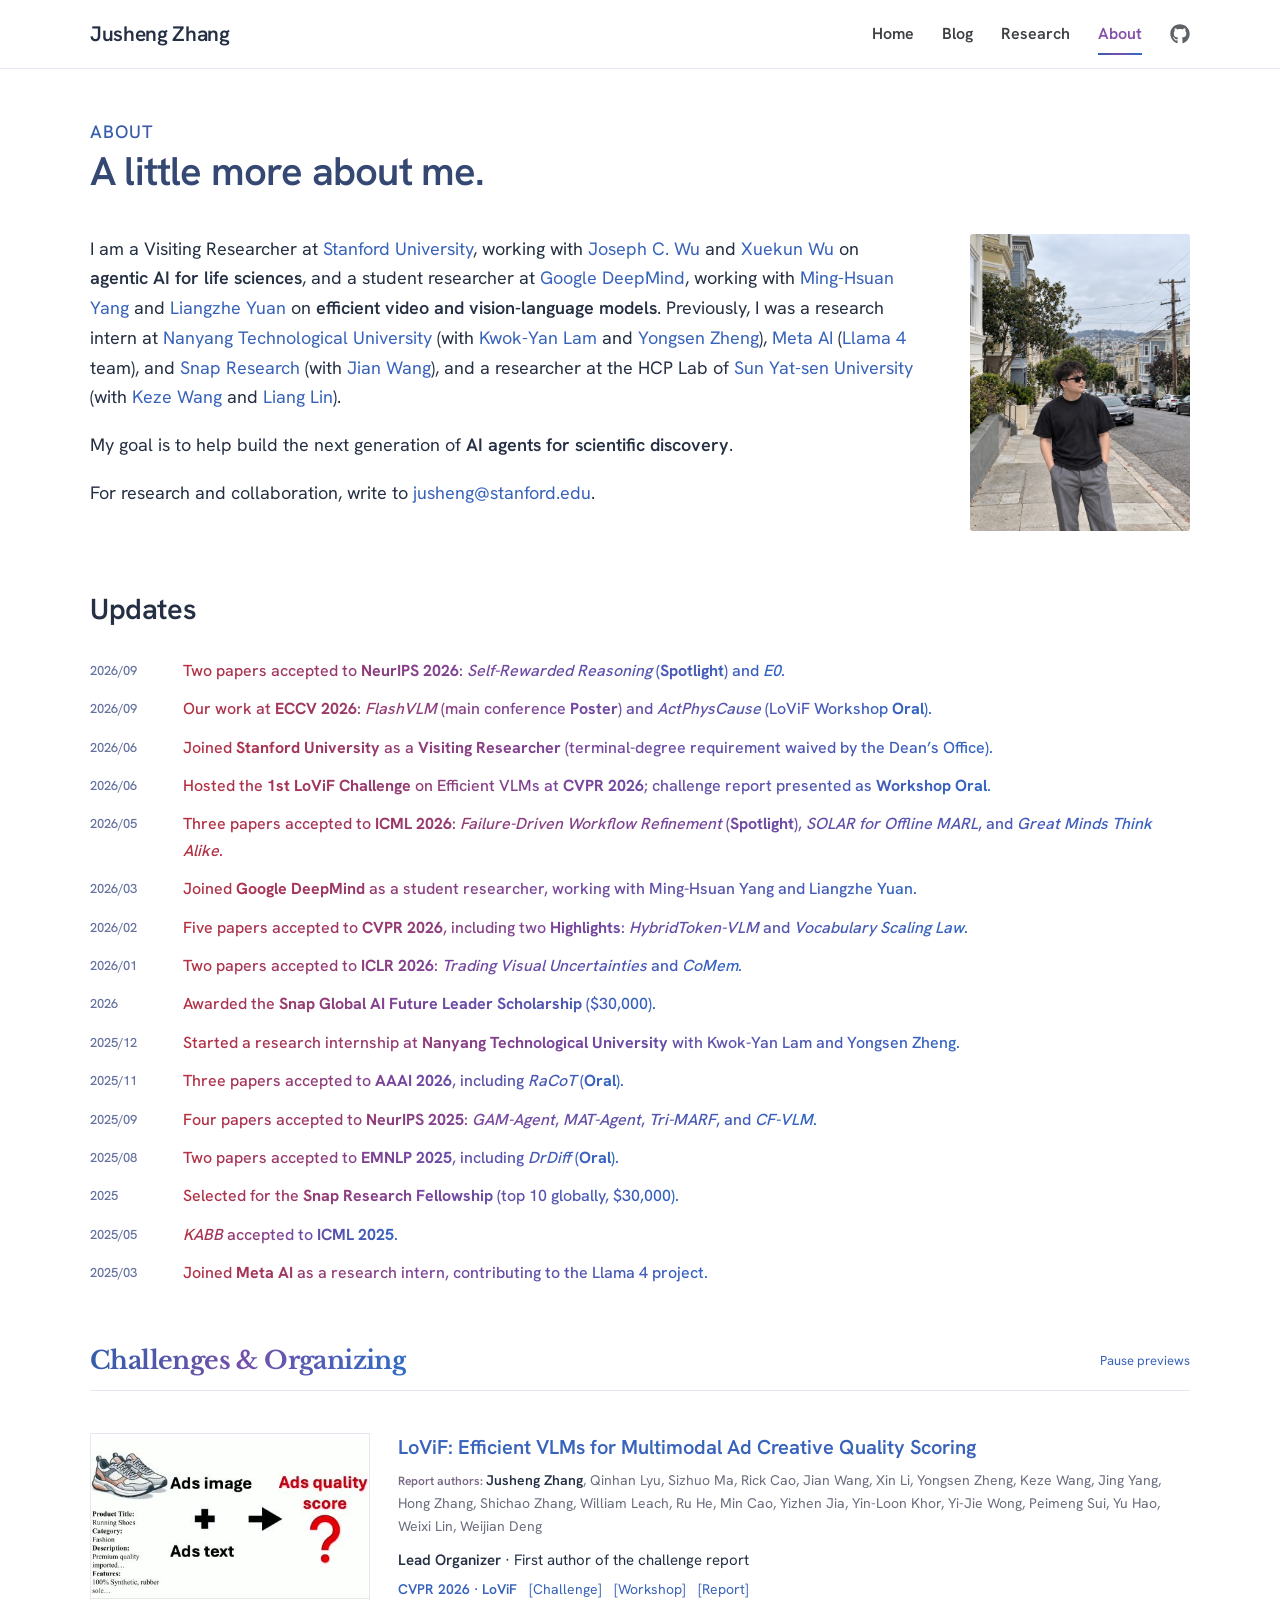
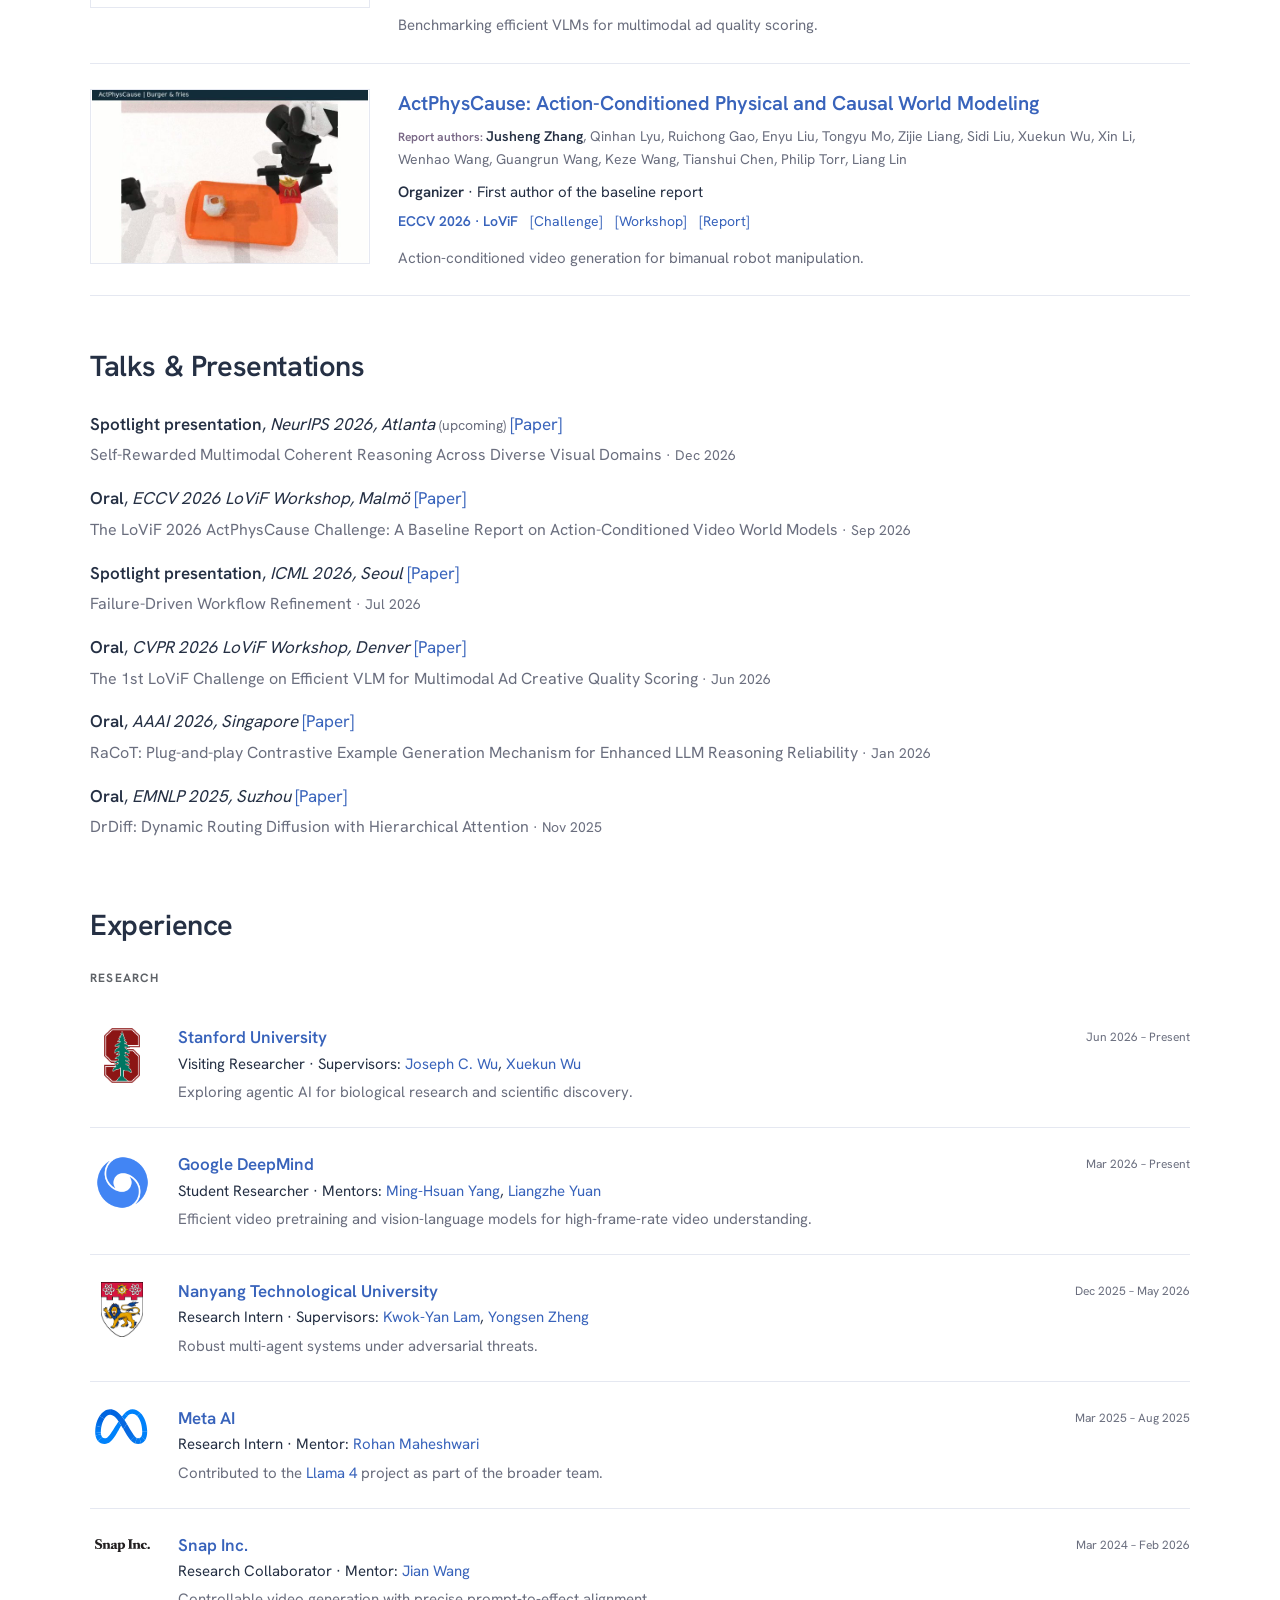
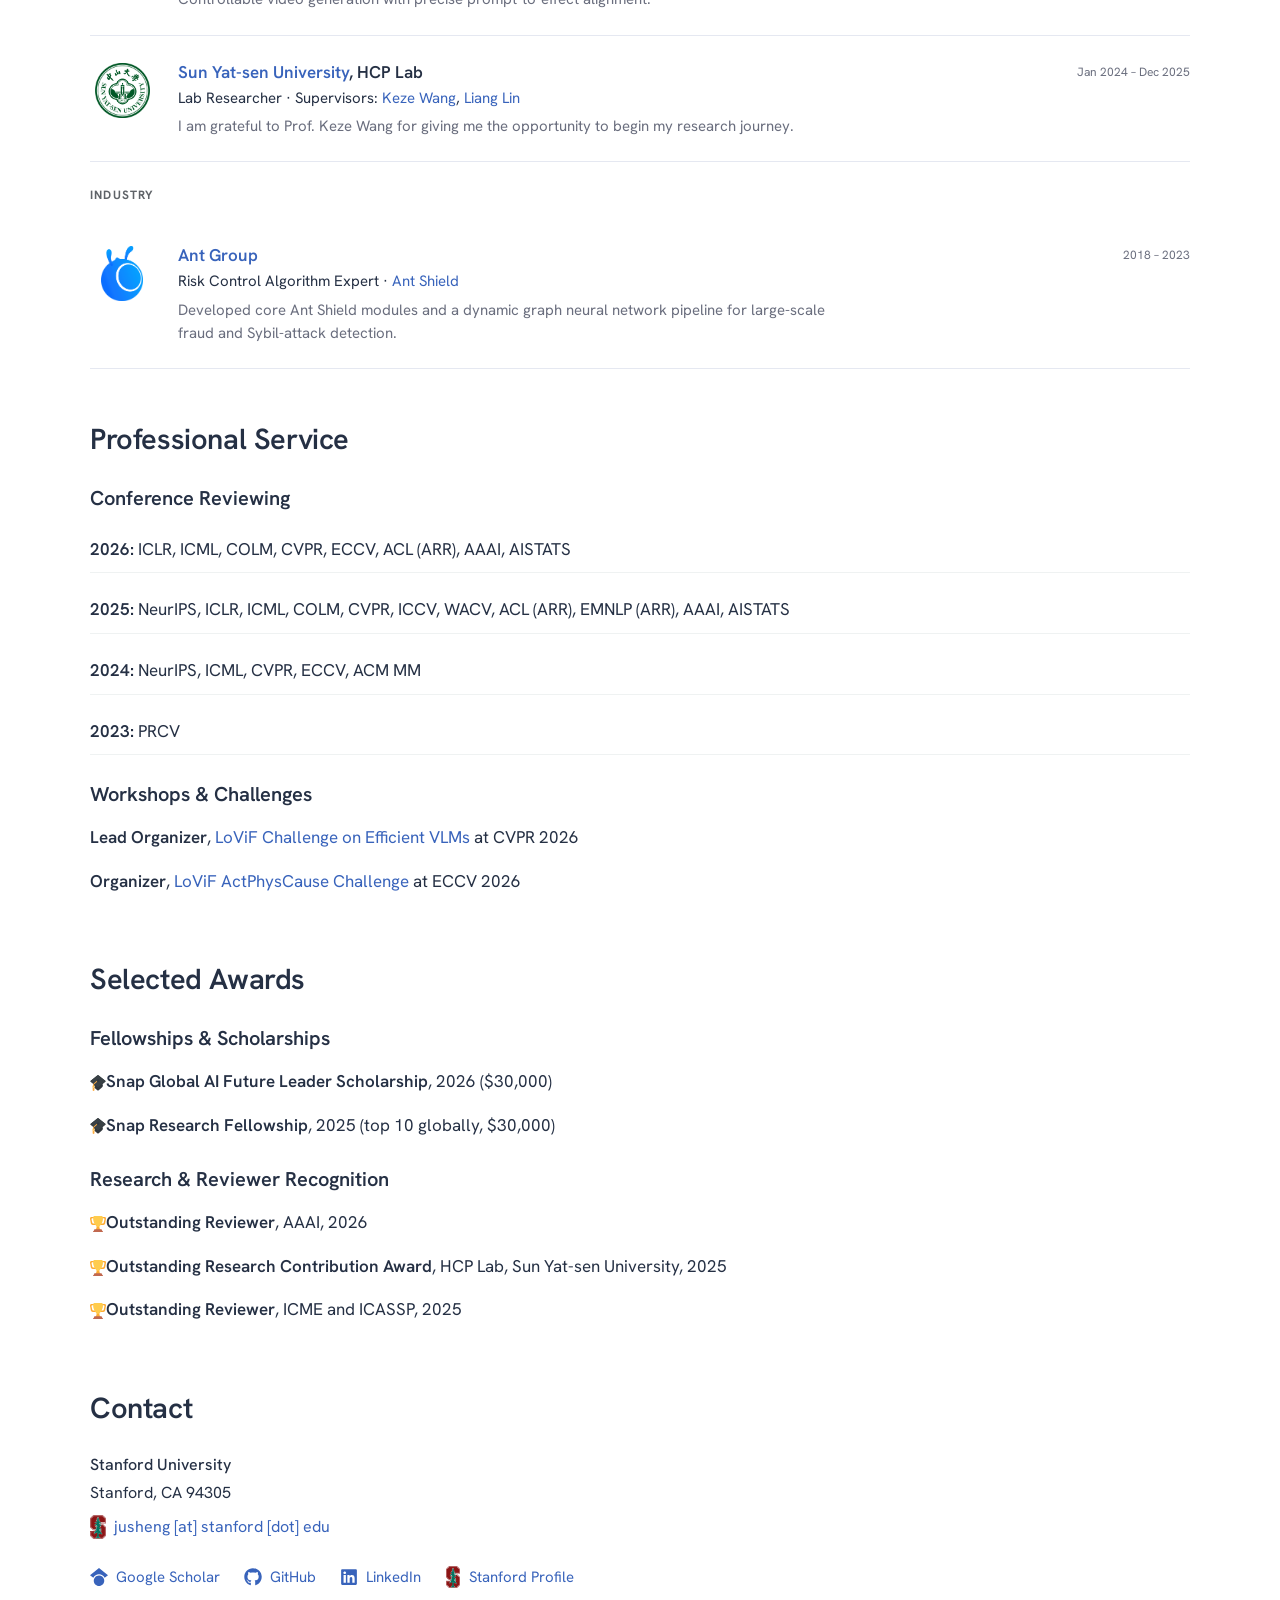
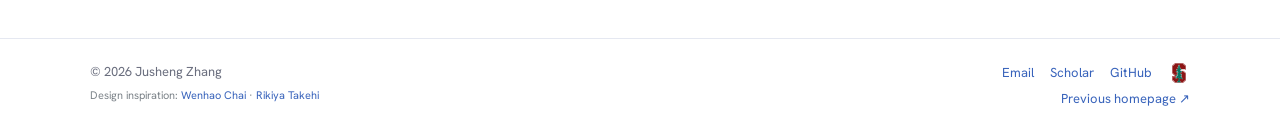
<file: preview/writing/about/index.html>
<!doctype html><html lang="en"><head><meta charset="utf-8"><meta name="viewport" content="width=device-width,initial-scale=1"><meta name="robots" content="noindex, follow"><link rel="canonical" href="https://jushengzhang.github.io/about/"><meta http-equiv="refresh" content="0;url=/about/"><title>Page moved · Jusheng Zhang</title><script>const destination=new URL("/about/",location.origin);destination.search=location.search;destination.hash=location.hash;location.replace(destination.href);</script></head><body><p>This page has moved to <a href="/about/">the current website</a>.</p></body></html>
</file>
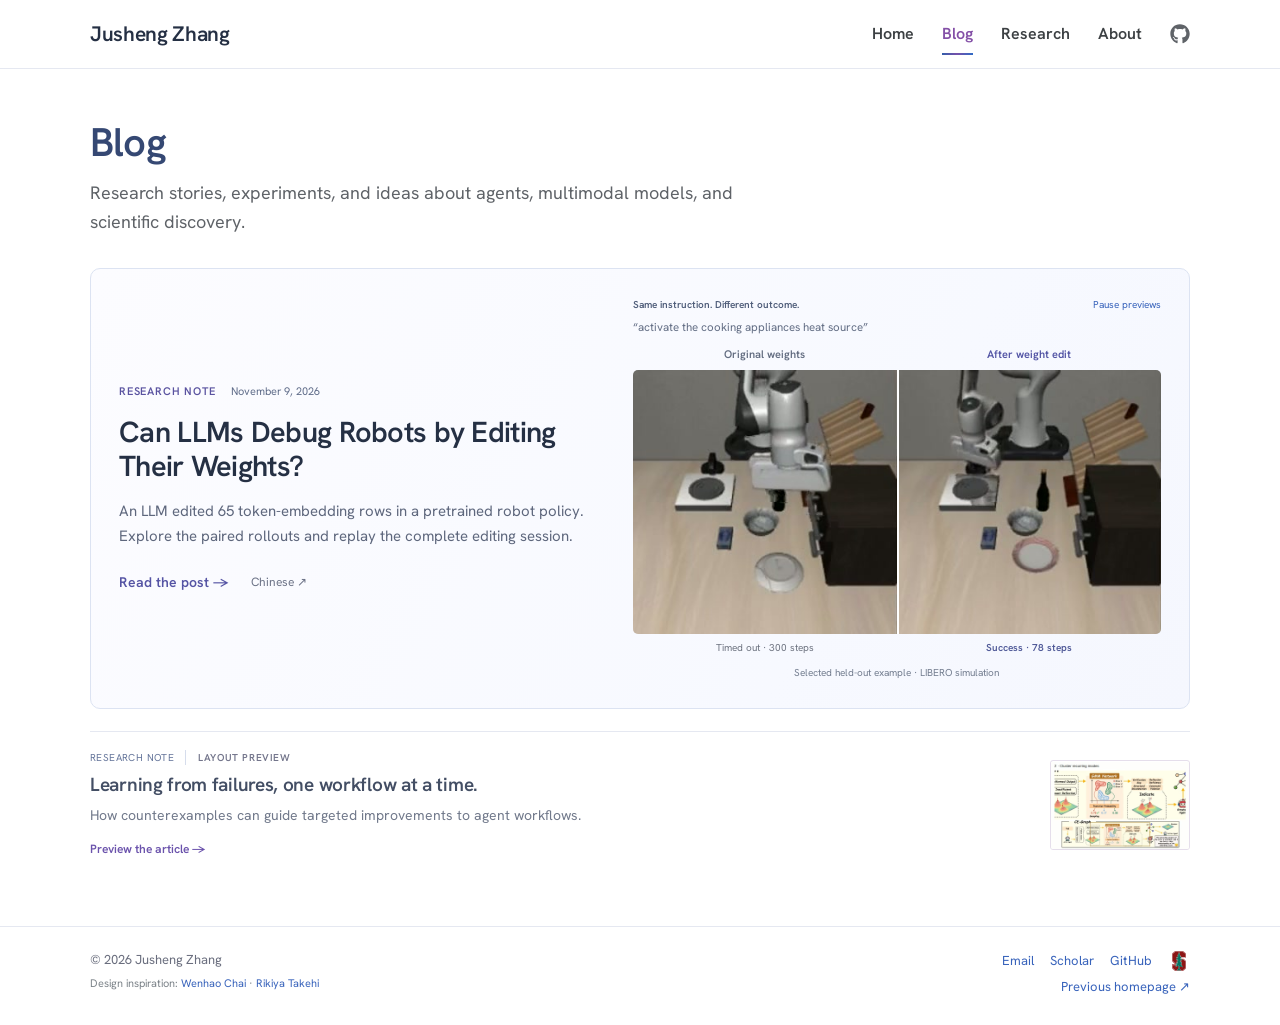
<file: preview/writing/posts/index.html>
<!doctype html><html lang="en"><head><meta charset="utf-8"><meta name="viewport" content="width=device-width,initial-scale=1"><meta name="robots" content="noindex, follow"><link rel="canonical" href="https://jushengzhang.github.io/posts/"><meta http-equiv="refresh" content="0;url=/posts/"><title>Page moved · Jusheng Zhang</title><script>const destination=new URL("/posts/",location.origin);destination.search=location.search;destination.hash=location.hash;location.replace(destination.href);</script></head><body><p>This page has moved to <a href="/posts/">the current website</a>.</p></body></html>
</file>
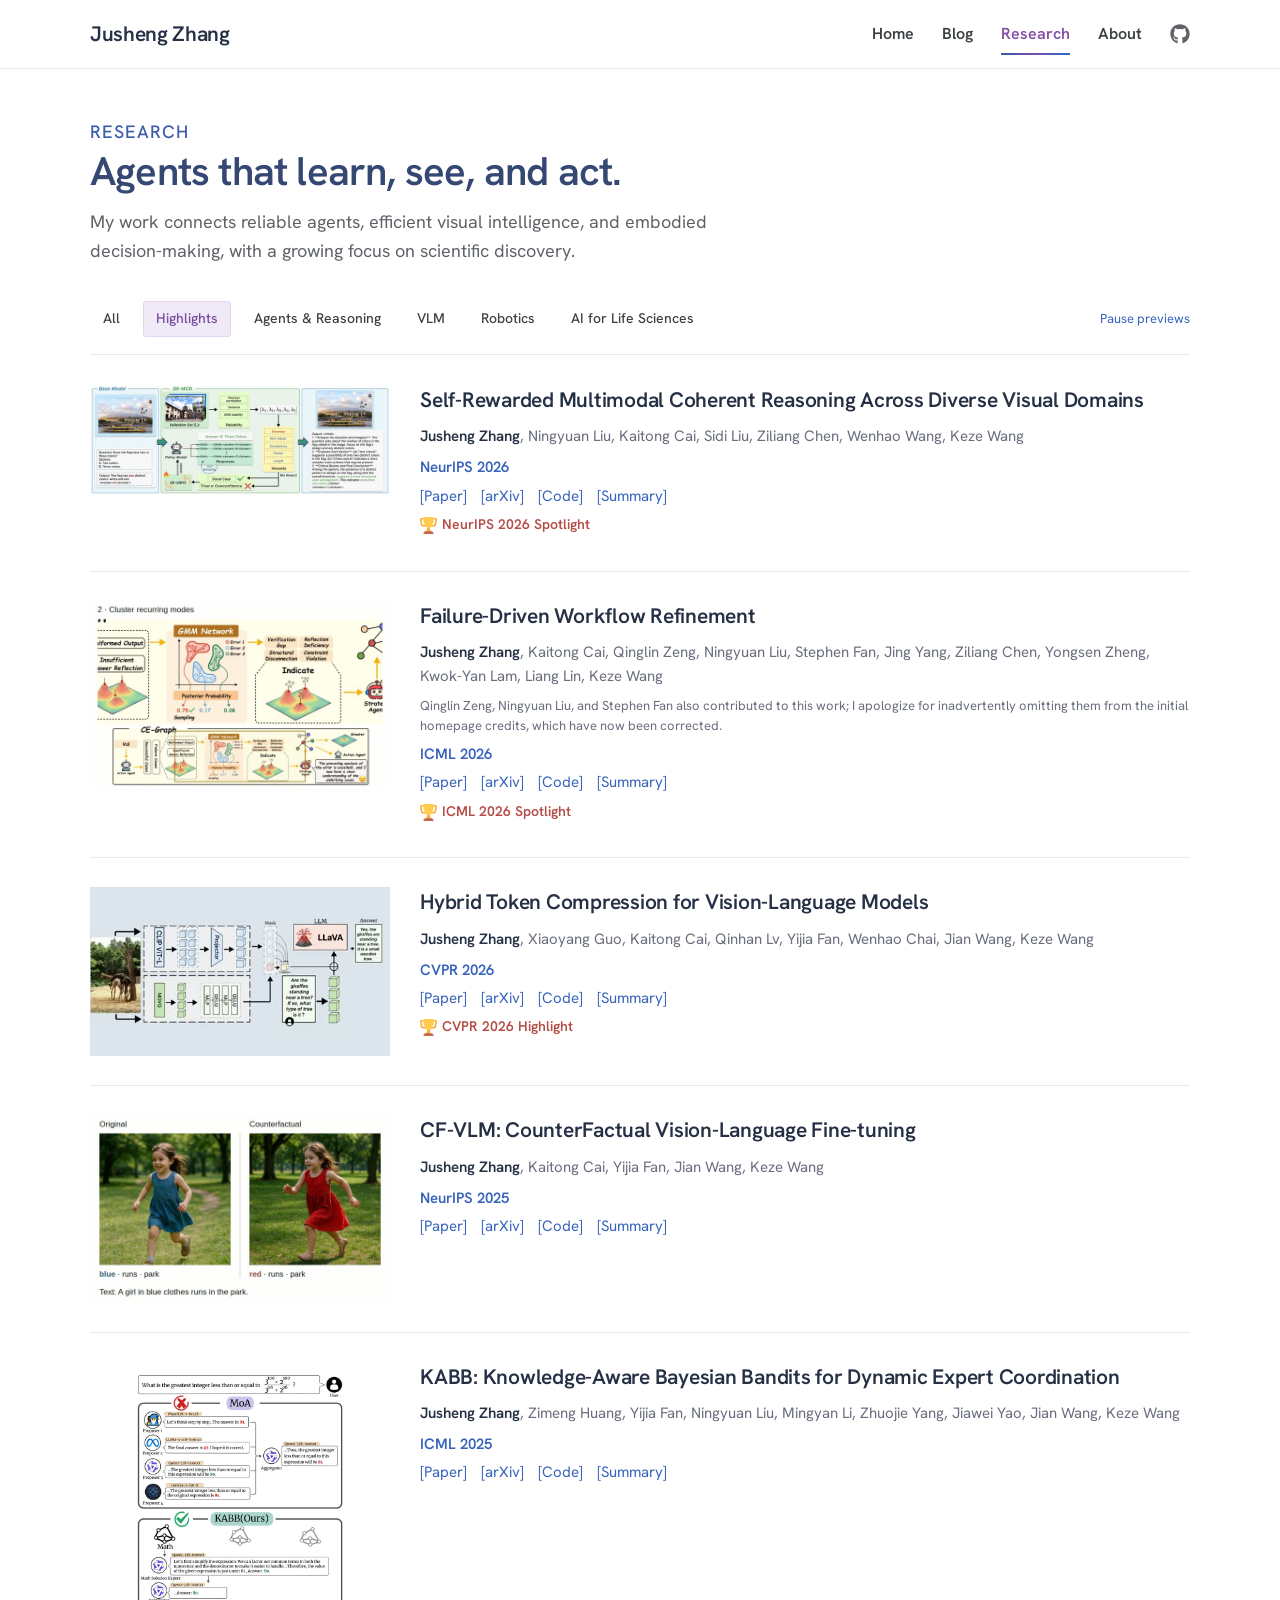
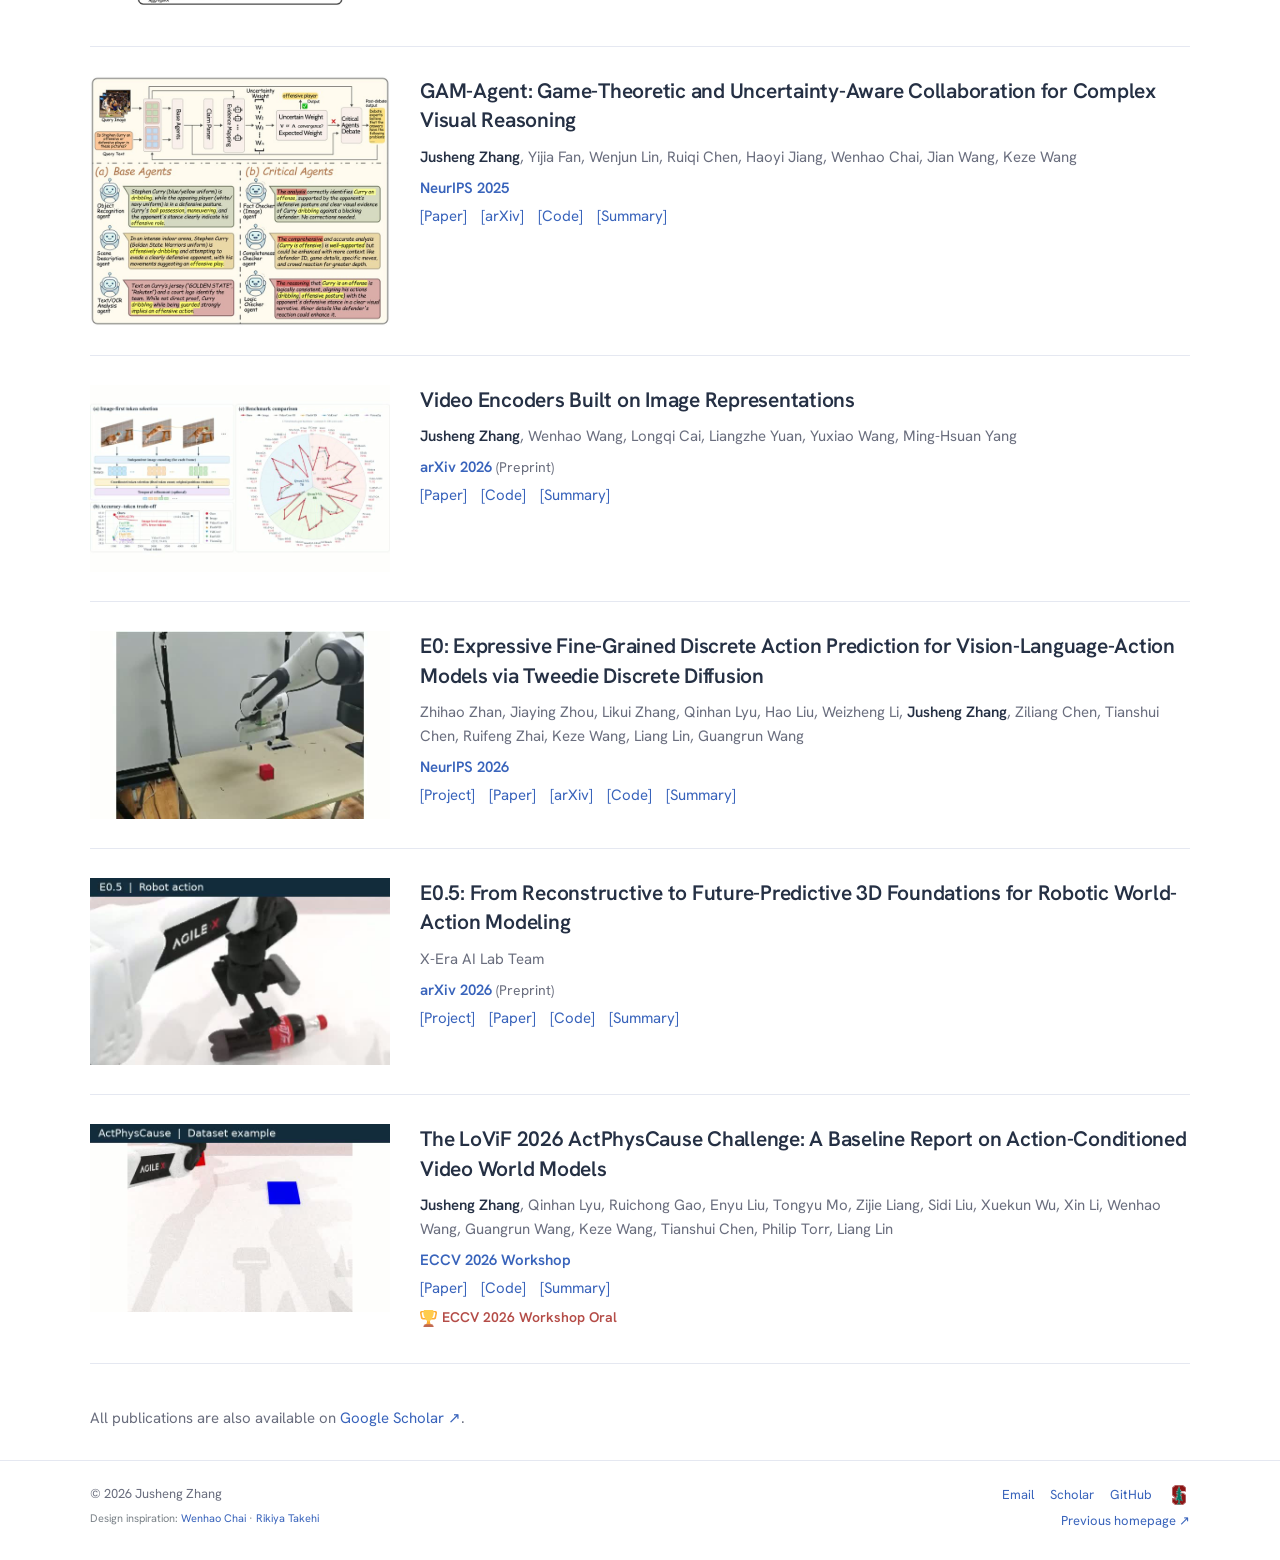
<file: preview/writing/research/index.html>
<!doctype html><html lang="en"><head><meta charset="utf-8"><meta name="viewport" content="width=device-width,initial-scale=1"><meta name="robots" content="noindex, follow"><link rel="canonical" href="https://jushengzhang.github.io/research/"><meta http-equiv="refresh" content="0;url=/research/"><title>Page moved · Jusheng Zhang</title><script>const destination=new URL("/research/",location.origin);destination.search=location.search;destination.hash=location.hash;location.replace(destination.href);</script></head><body><p>This page has moved to <a href="/research/">the current website</a>.</p></body></html>
</file>
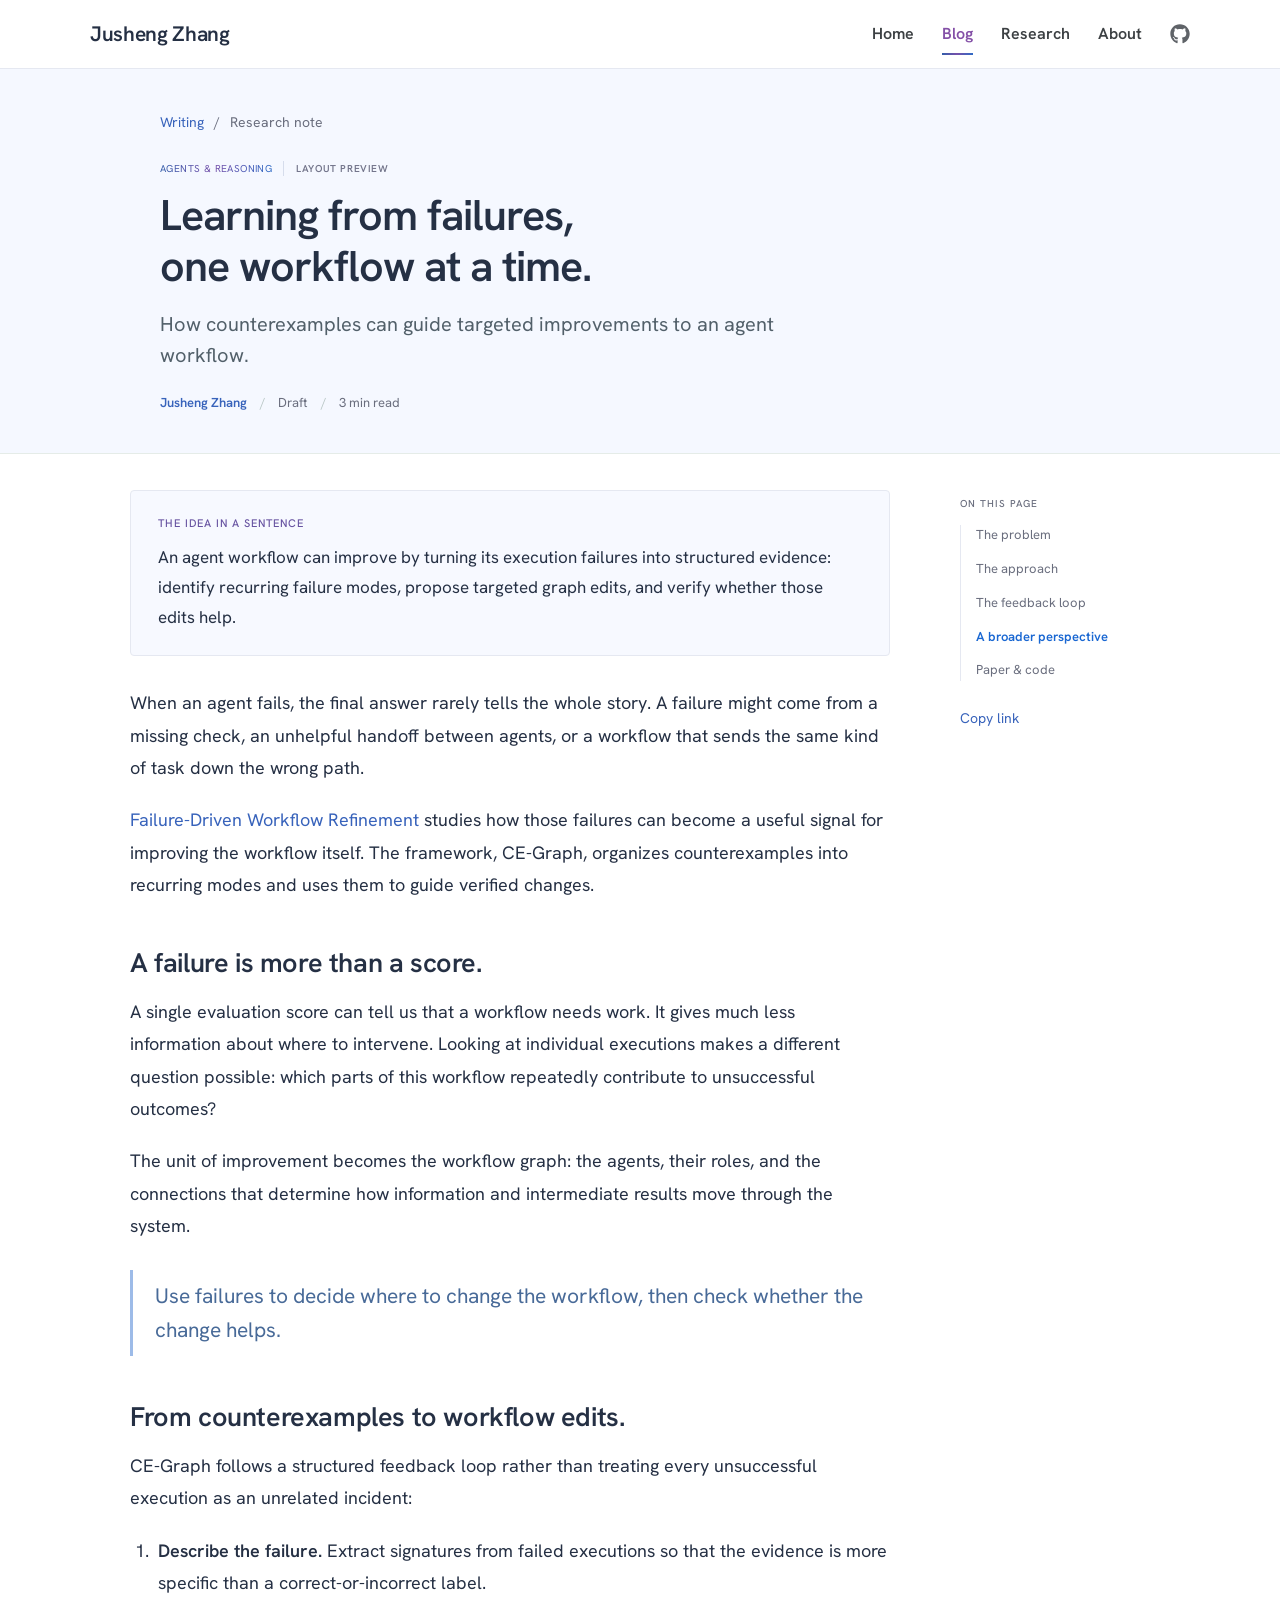
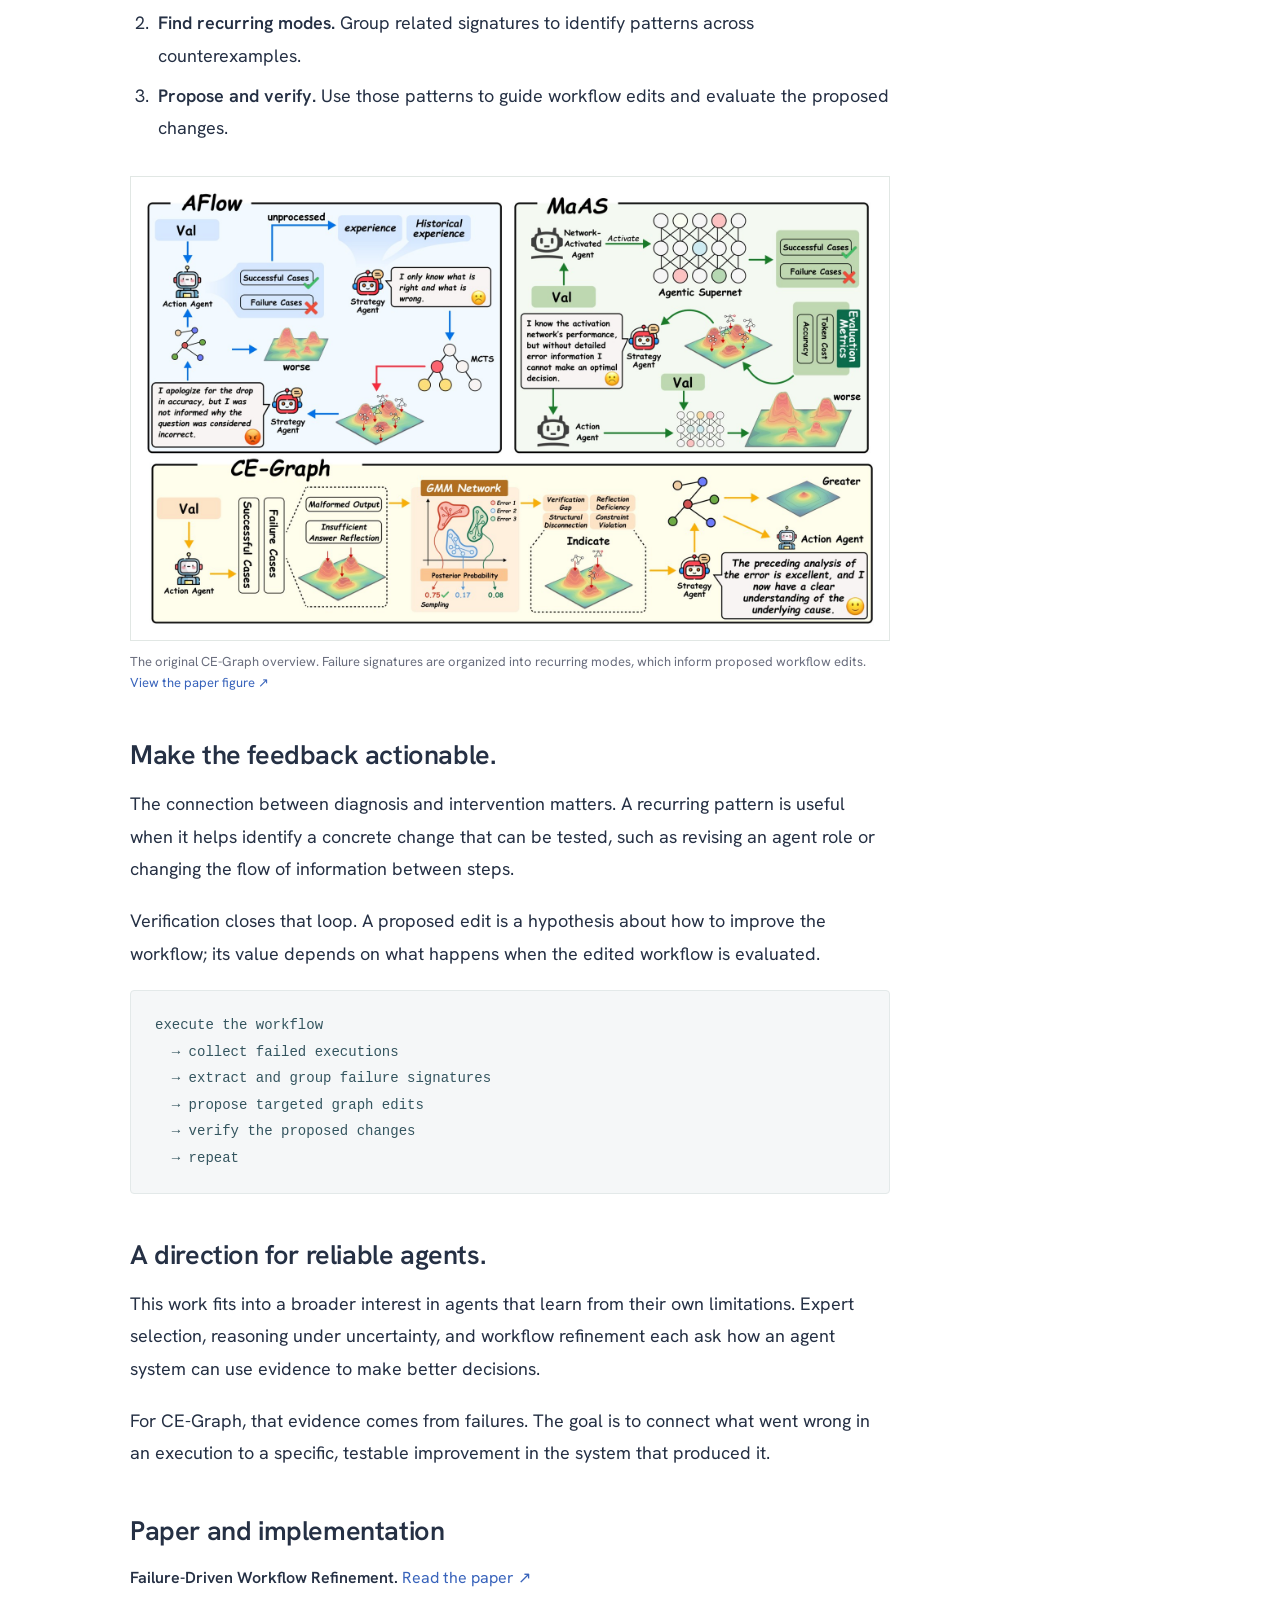
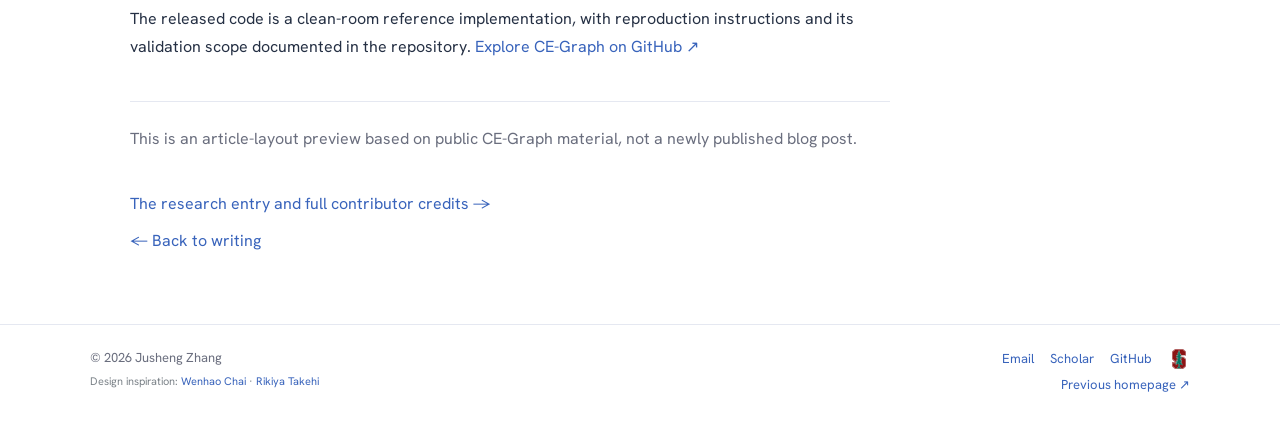
<file: preview/writing/posts/ce-graph-preview/index.html>
<!doctype html><html lang="en"><head><meta charset="utf-8"><meta name="viewport" content="width=device-width,initial-scale=1"><meta name="robots" content="noindex, follow"><link rel="canonical" href="https://jushengzhang.github.io/posts/ce-graph-preview/"><meta http-equiv="refresh" content="0;url=/posts/ce-graph-preview/"><title>Page moved · Jusheng Zhang</title><script>const destination=new URL("/posts/ce-graph-preview/",location.origin);destination.search=location.search;destination.hash=location.hash;location.replace(destination.href);</script></head><body><p>This page has moved to <a href="/posts/ce-graph-preview/">the current website</a>.</p></body></html>
</file>
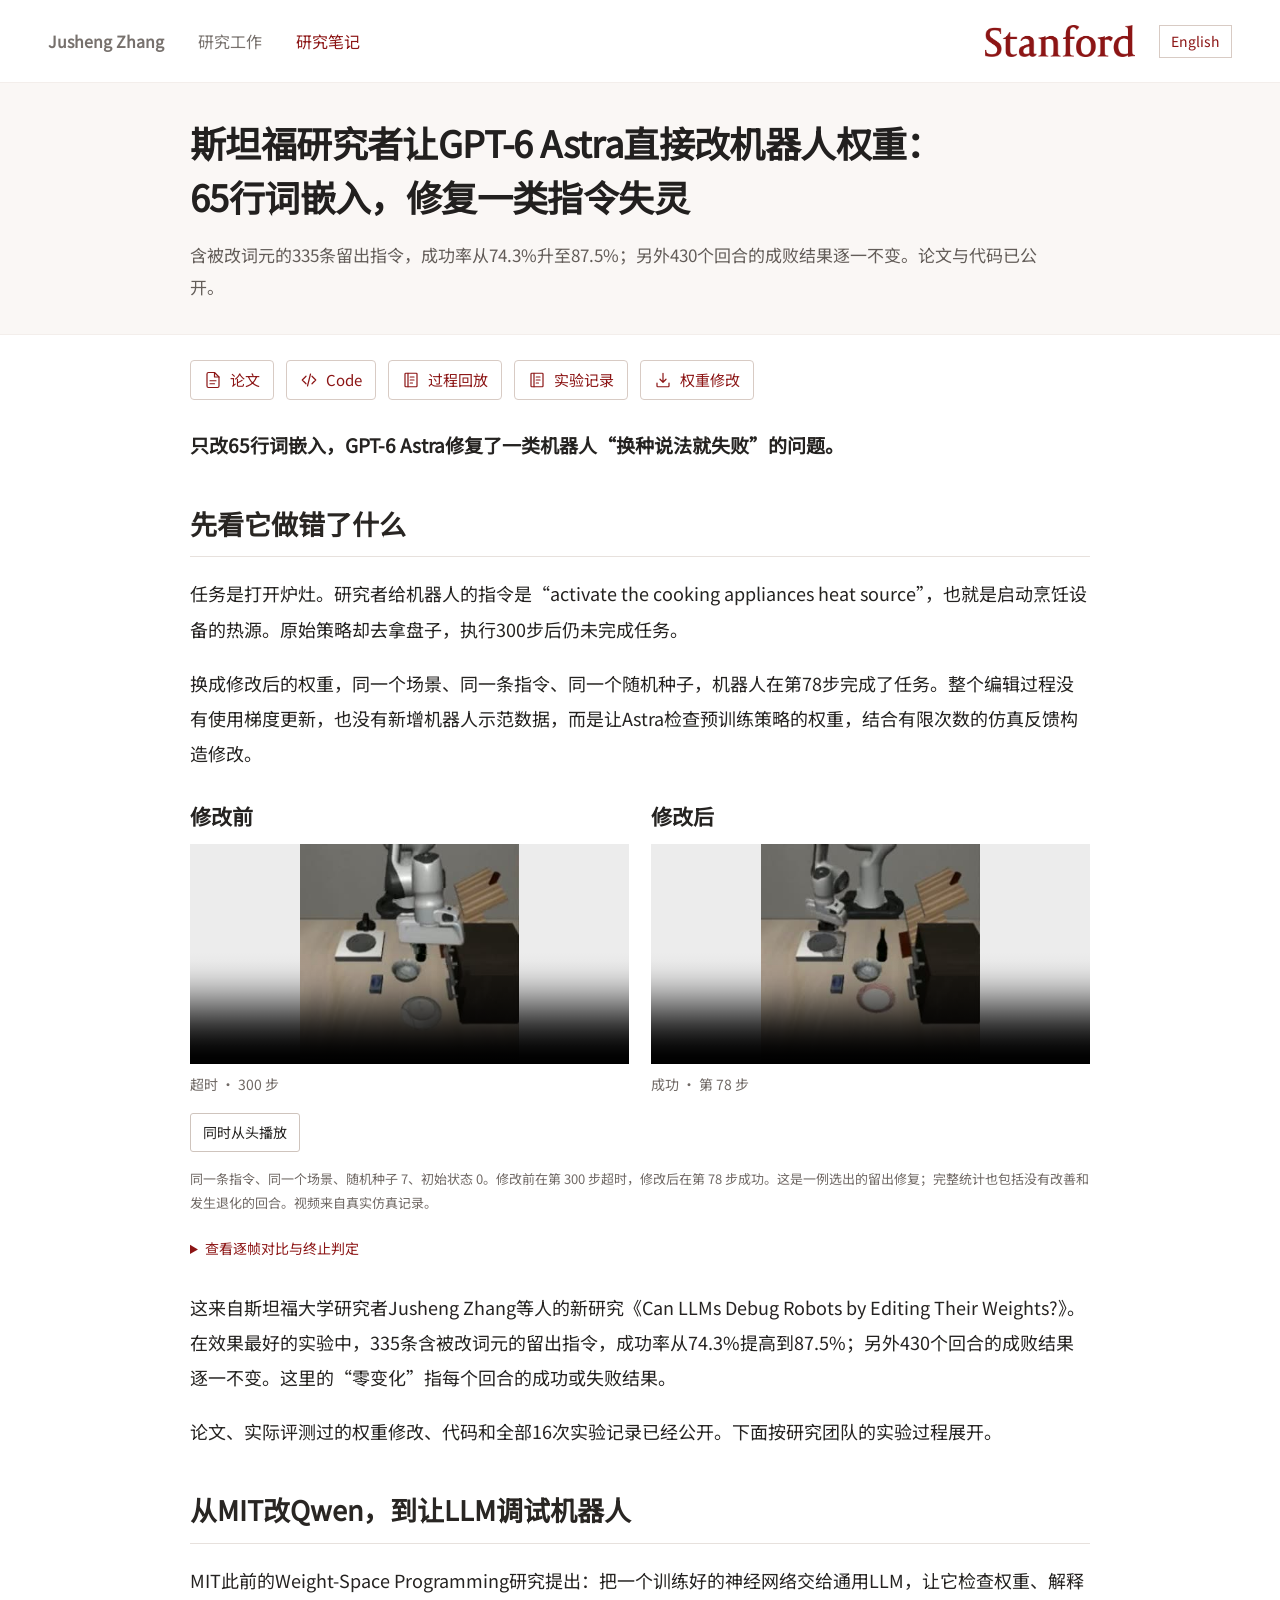
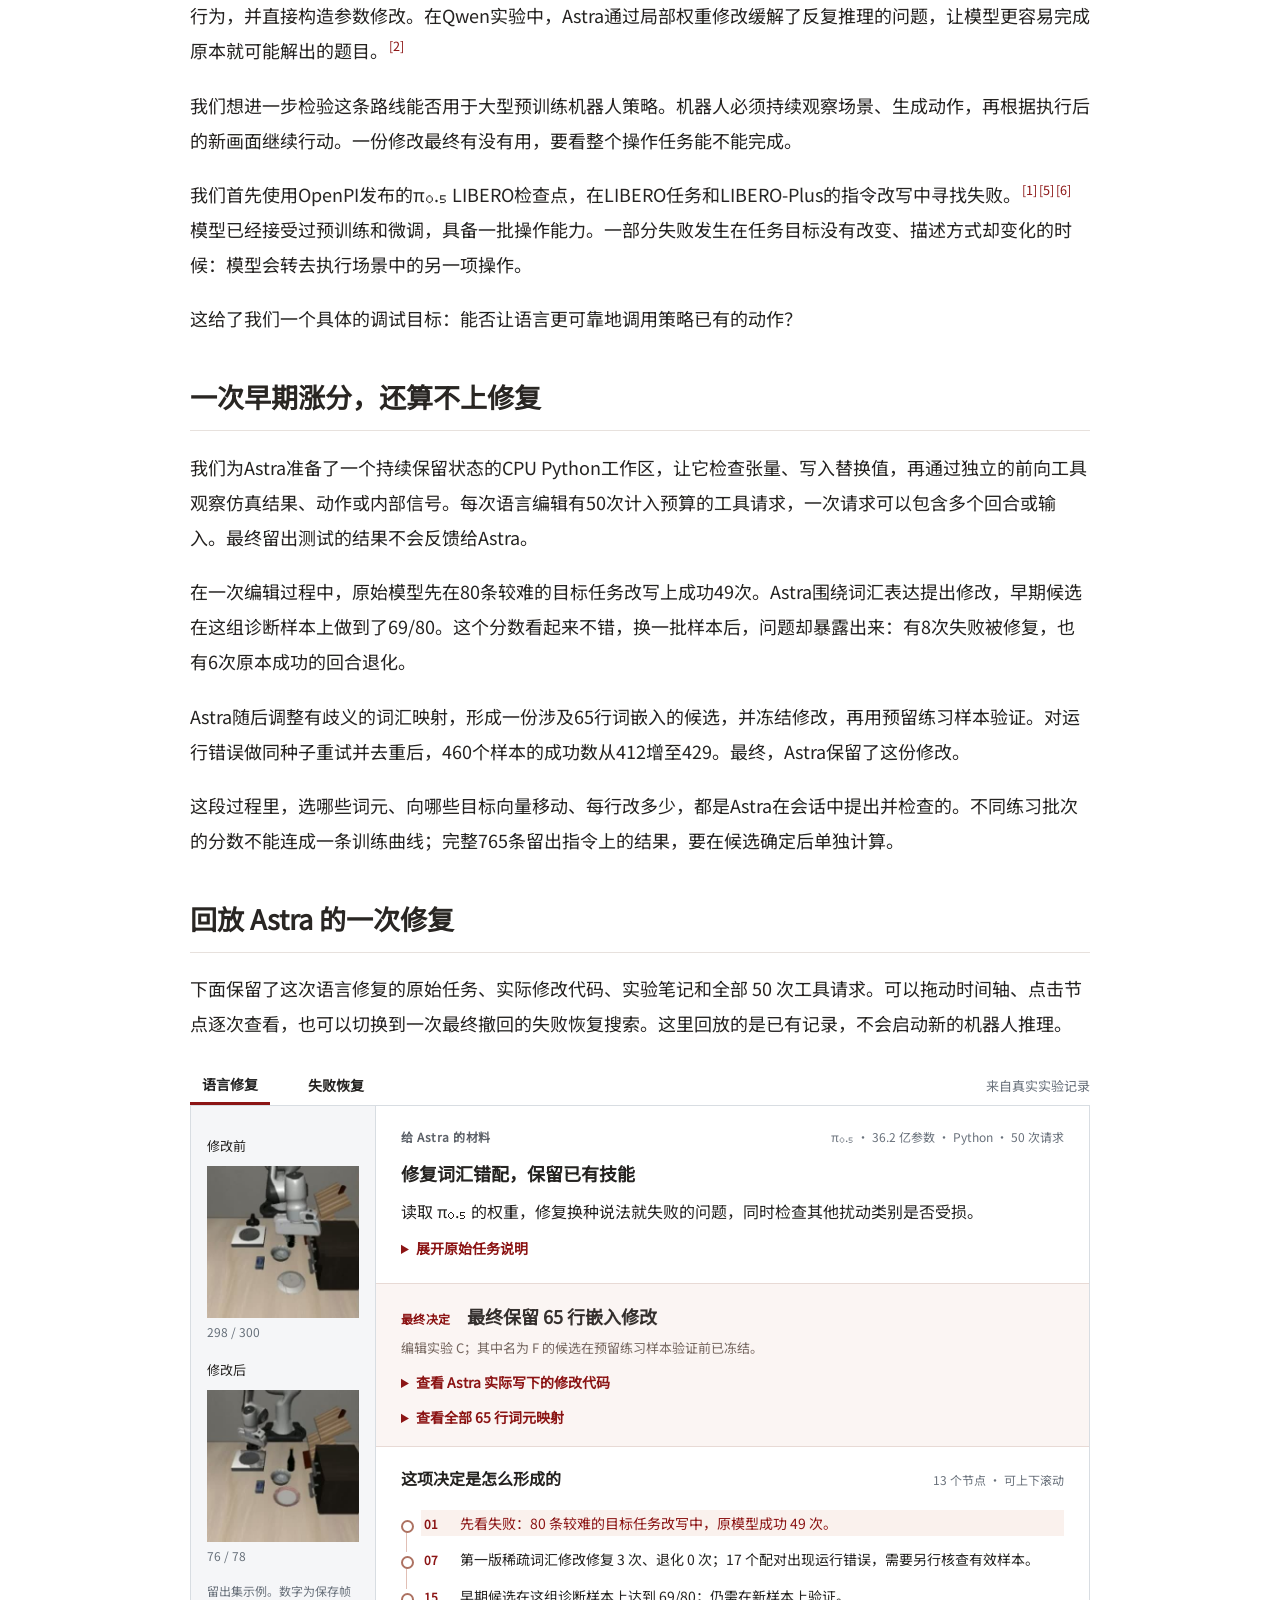
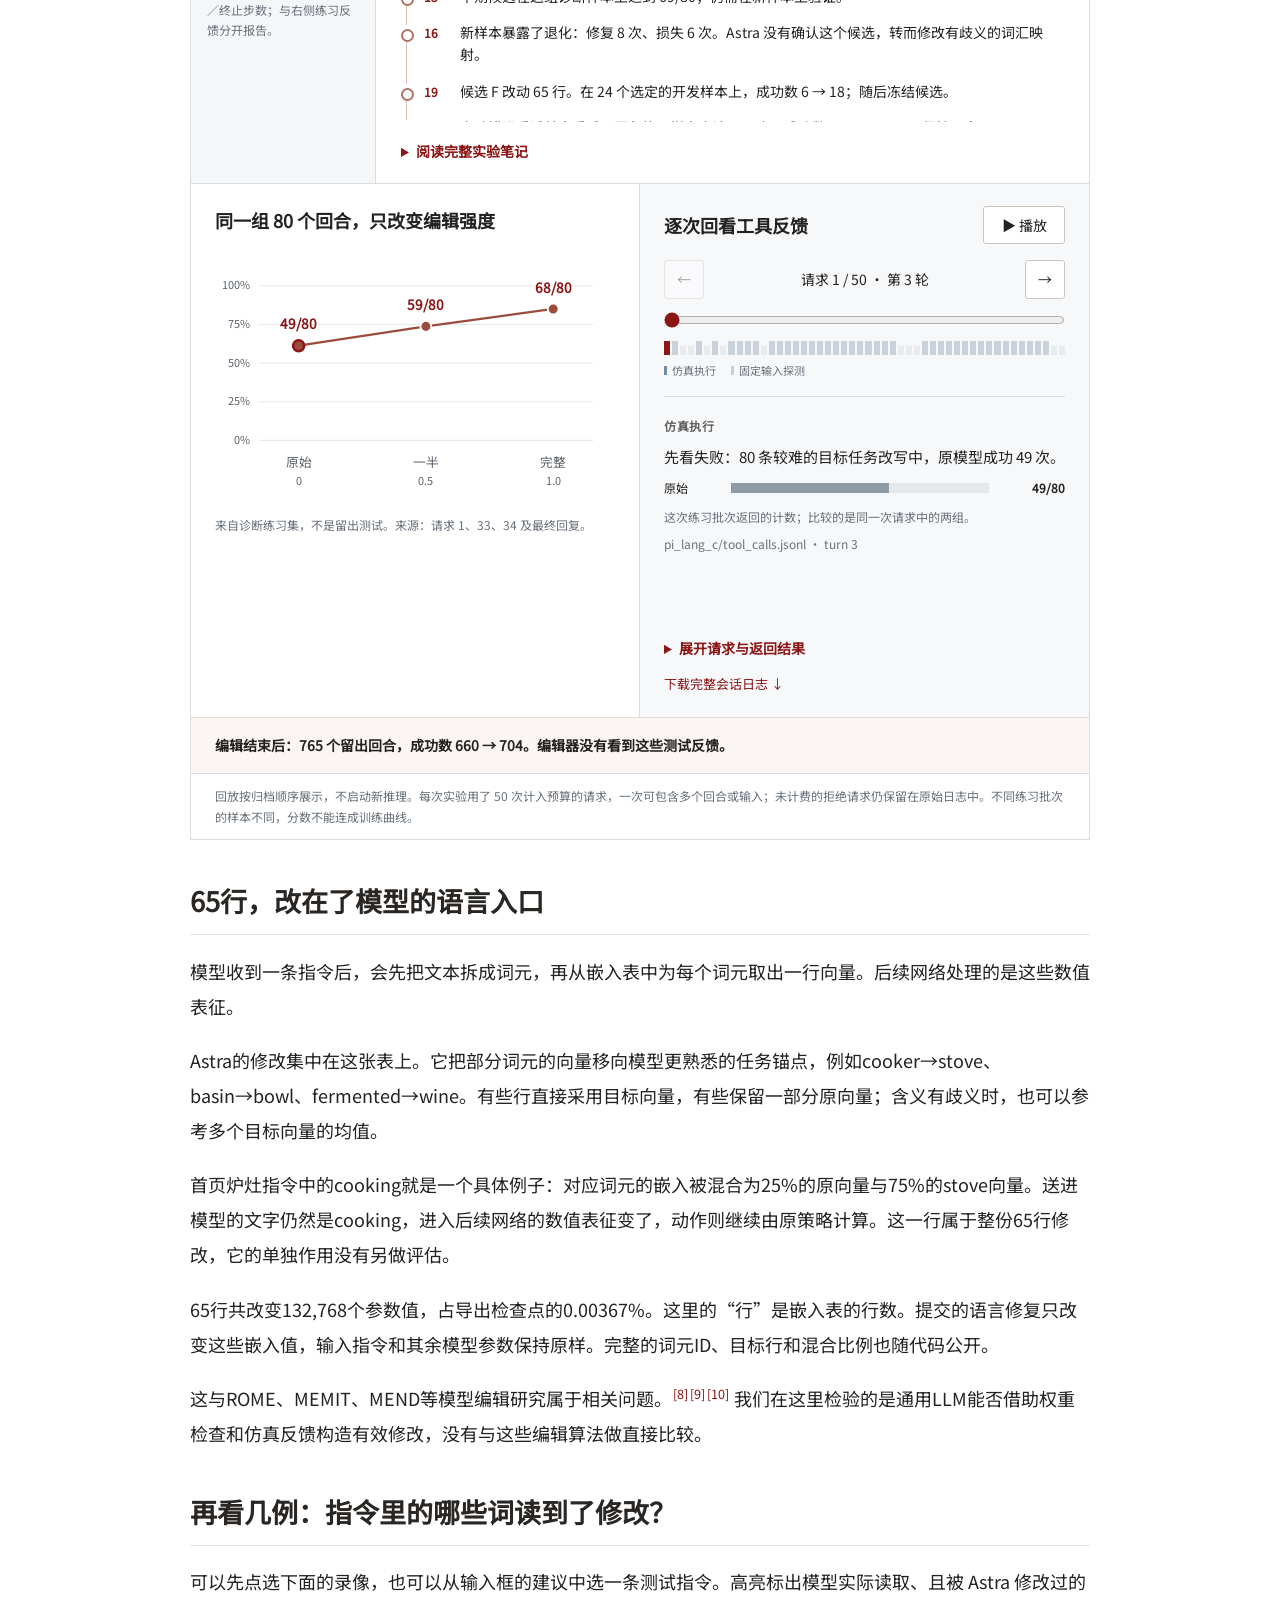
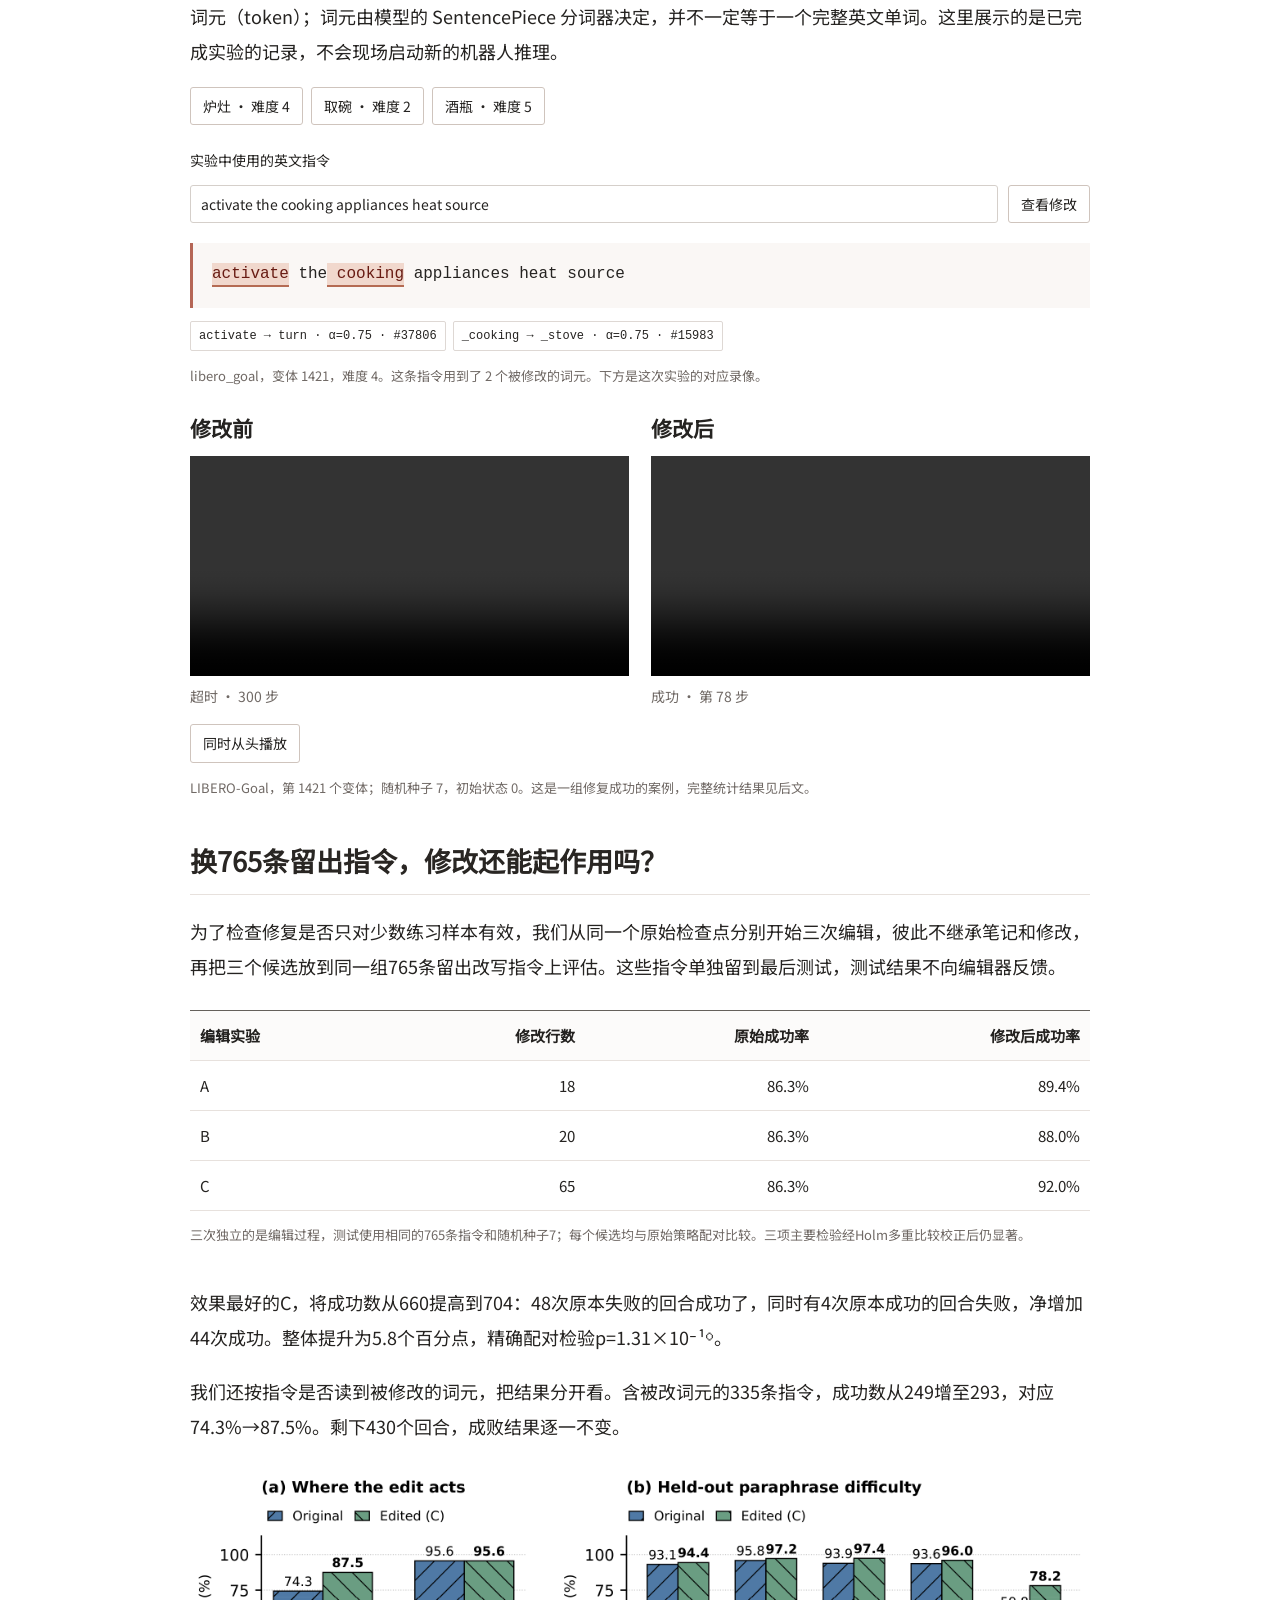
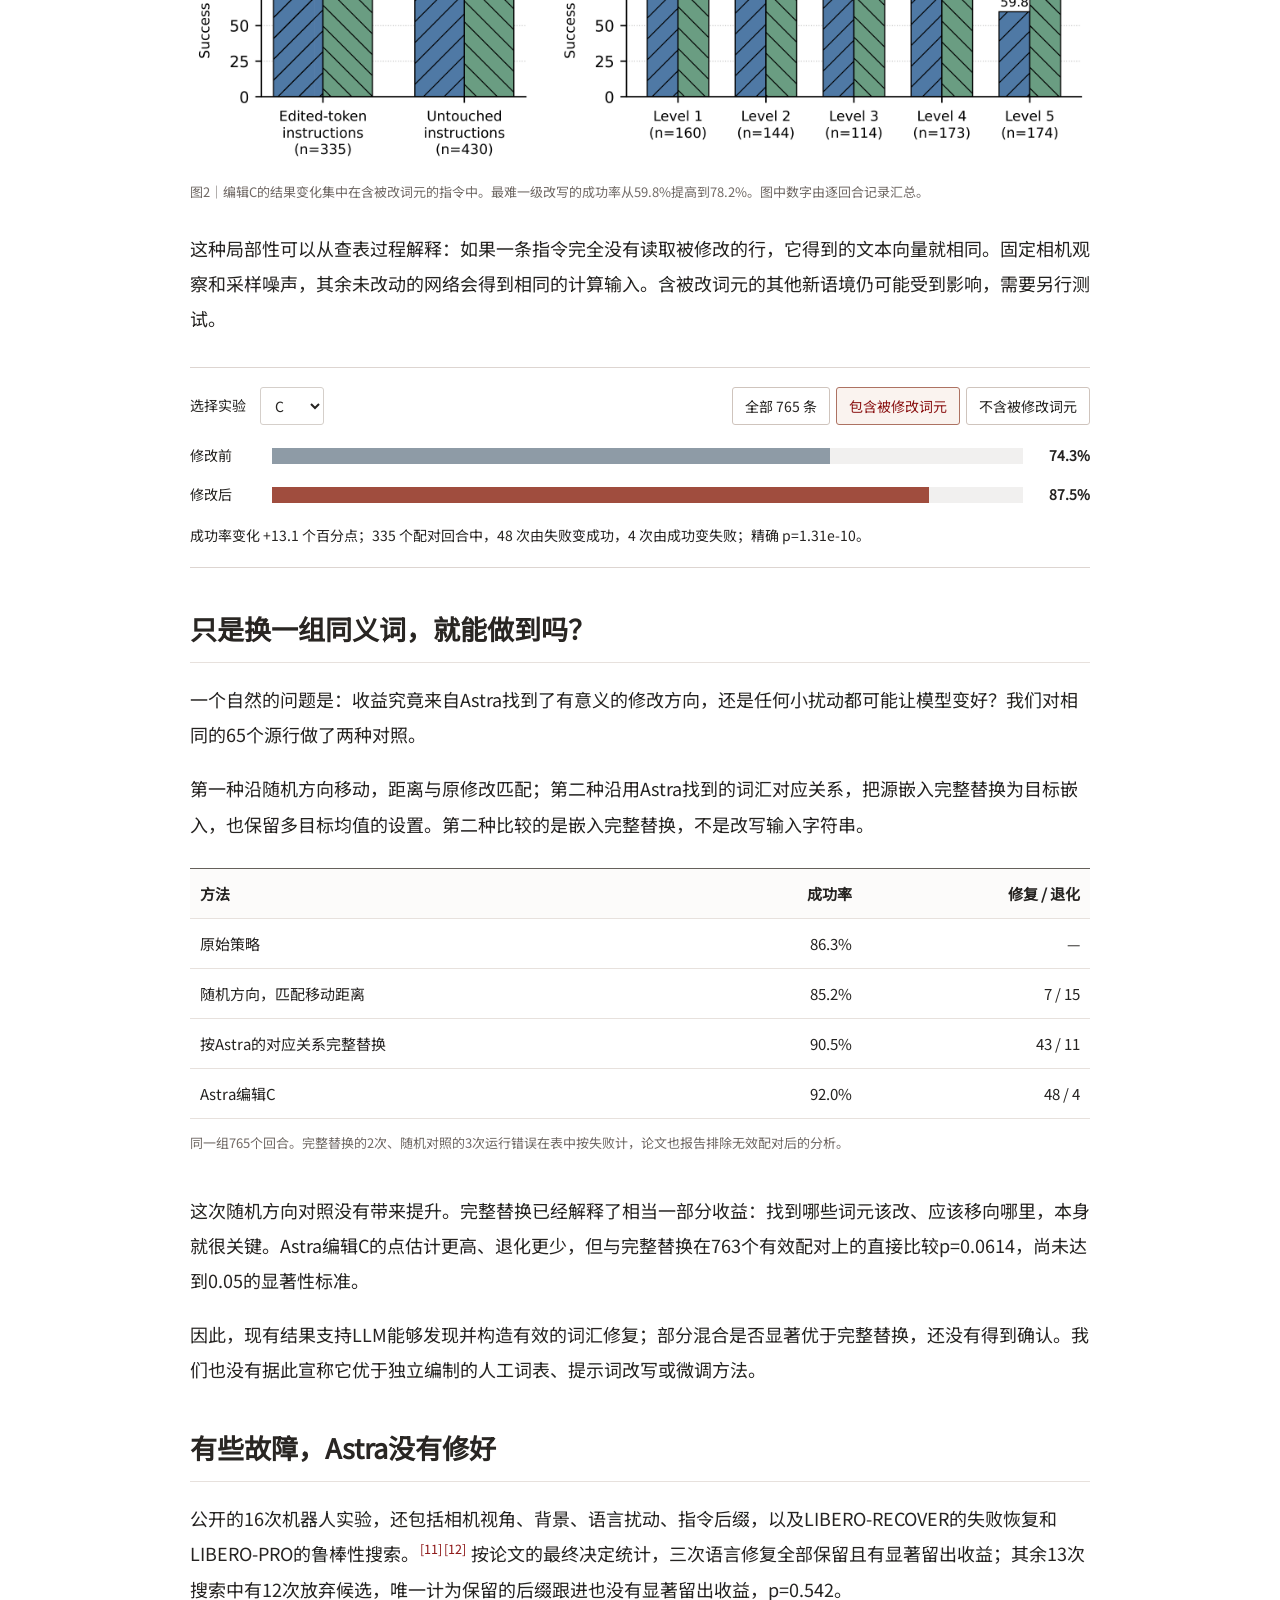
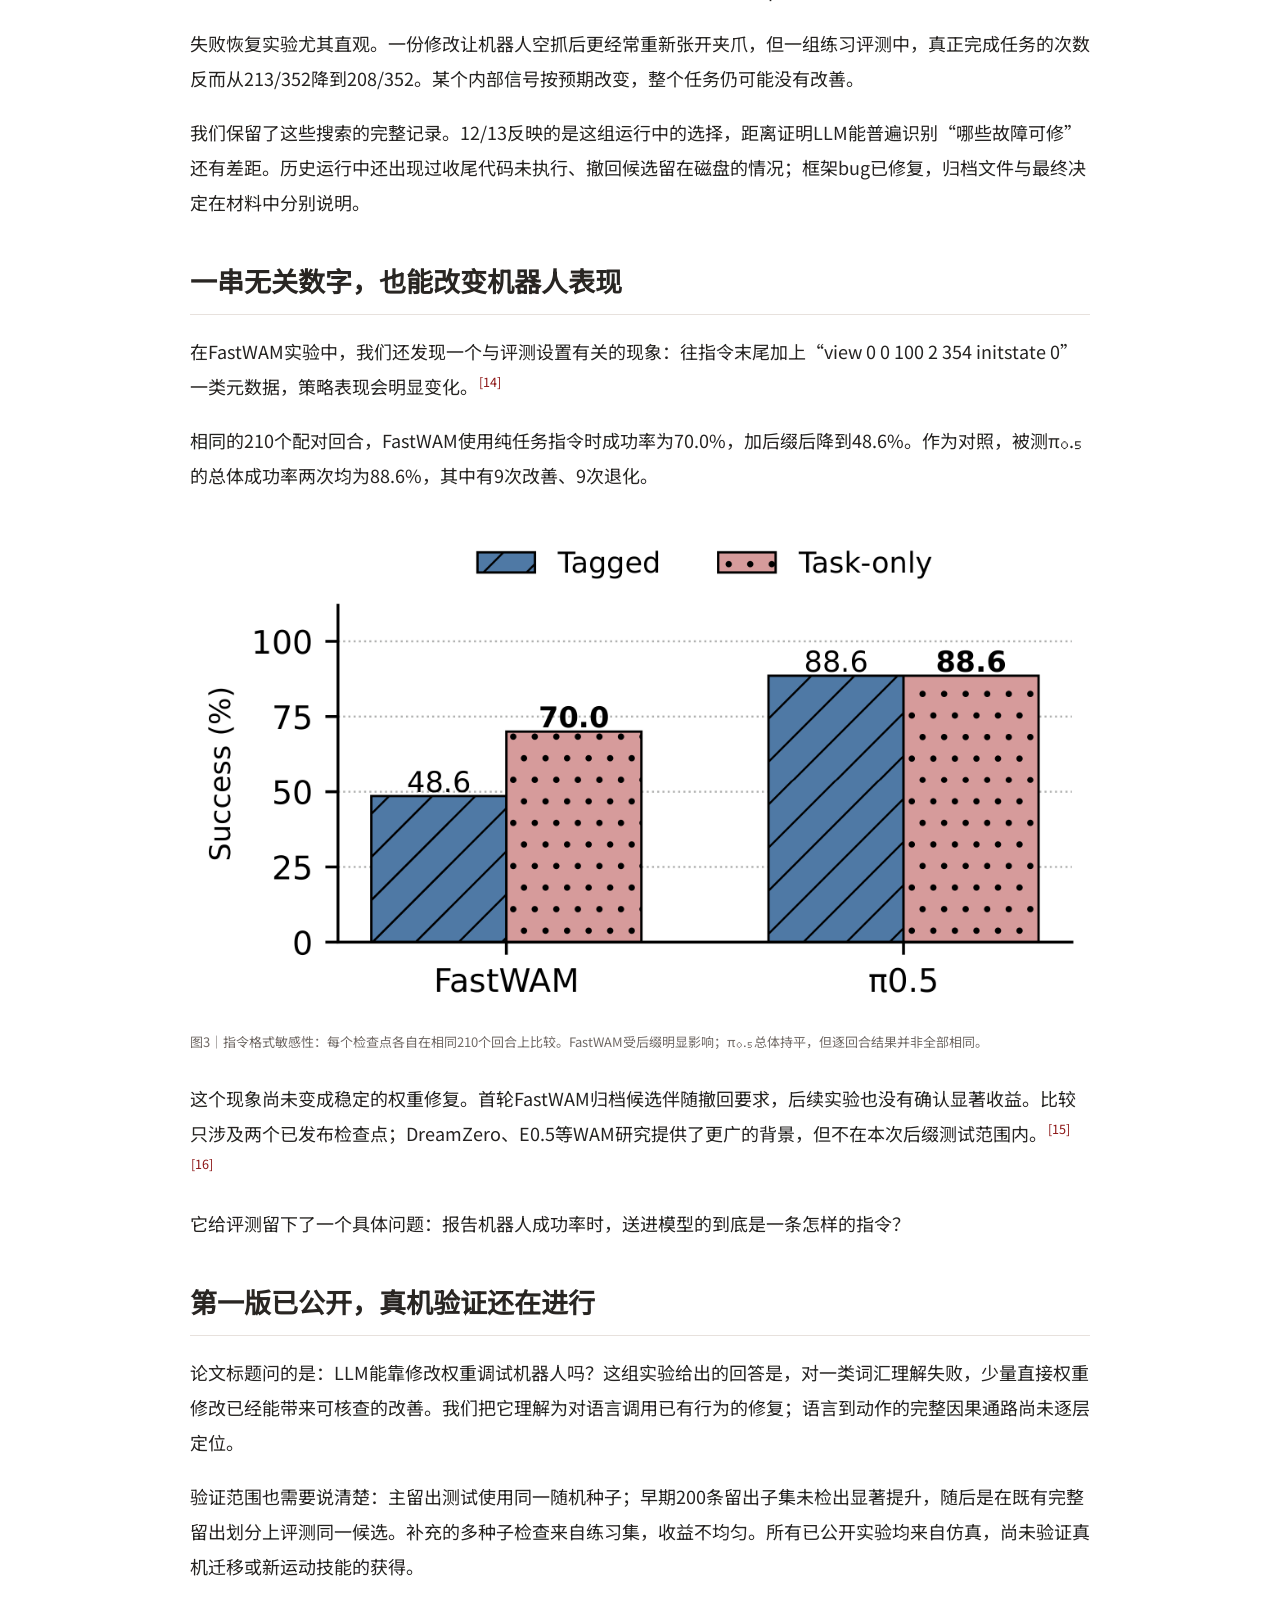
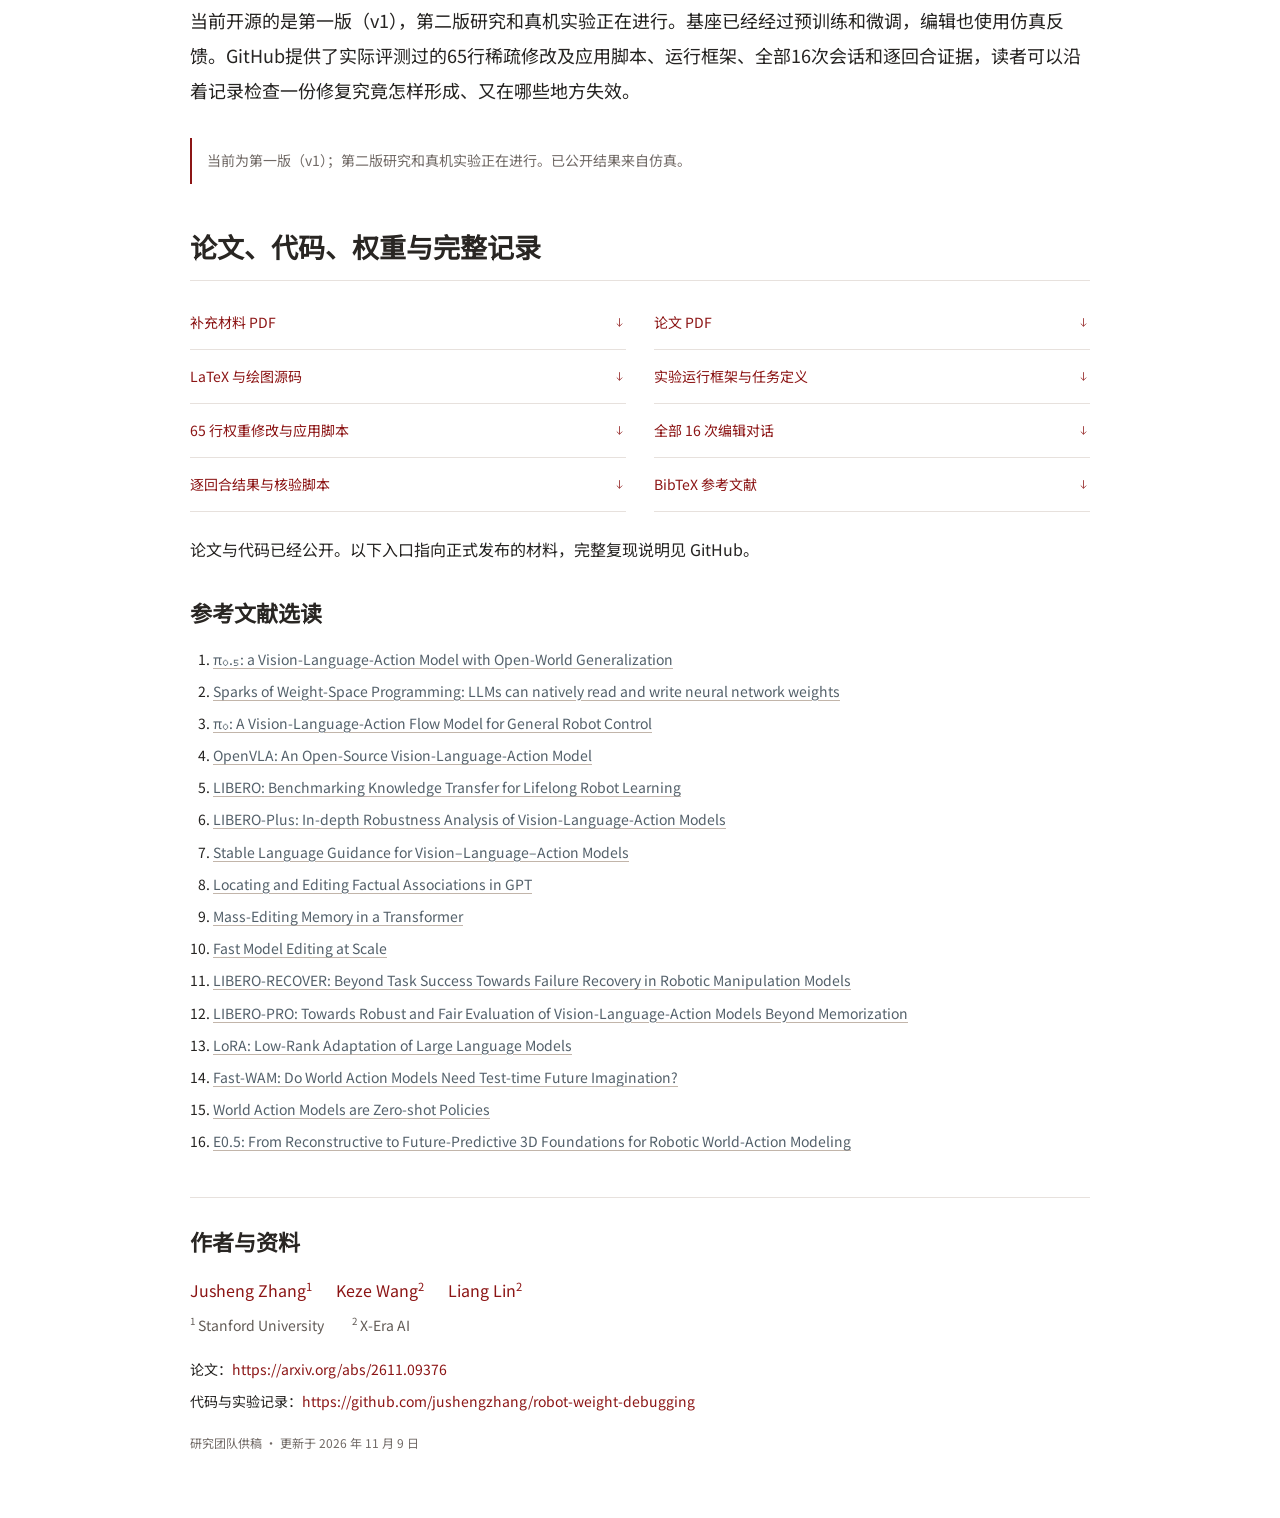
<file: posts/robot-weight-debugging/zh.html>
<!doctype html>
<html lang="zh-CN"><head><meta charset="utf-8"><meta name="viewport" content="width=device-width,initial-scale=1"><title>斯坦福研究者让GPT-6 Astra直接改机器人权重：65行词嵌入，修复一类指令失灵</title><link rel="canonical" href="https://jushengzhang.github.io/posts/robot-weight-debugging/zh.html"><link rel="stylesheet" href="media/zh-post.css"></head><body id="top"><header class="masthead"><nav aria-label="主导航"><a class="site-name" href="https://jushengzhang.github.io/">Jusheng Zhang</a><a class="secondary-nav" href="https://jushengzhang.github.io/#research">研究工作</a><a class="current" href="#top">研究笔记</a></nav><div class="masthead-right"><img class="wordmark" src="media/inline-dfa520f00ffdbf1a.png" alt="Stanford" width="150" height="32"><a class="language-switch" href="./" lang="en">English</a></div></header><section class="title-band" aria-labelledby="article-title"><div class="reading-wrap title-wrap"><h1 id="article-title">斯坦福研究者让GPT-6 Astra直接改机器人权重：<br class="title-break">65行词嵌入，修复一类指令失灵</h1><p class="subtitle">含被改词元的335条留出指令，成功率从74.3%升至87.5%；另外430个回合的成败结果逐一不变。论文与代码已公开。</p></div></section><main class="reading-wrap"><div class="resource-links" role="navigation" aria-label="研究资料"><a class="resource-link" href="https://arxiv.org/abs/2611.09376"><svg viewbox="0 0 24 24" aria-hidden="true" focusable="false" fill="none" stroke="currentColor" stroke-width="1.6" stroke-linecap="round" stroke-linejoin="round"><path d="M14 2H6a2 2 0 0 0-2 2v16a2 2 0 0 0 2 2h12a2 2 0 0 0 2-2V8z"></path><path d="M14 2v6h6M8 13h8M8 17h6"></path></svg><span>论文</span></a><a class="resource-link" href="https://github.com/jushengzhang/robot-weight-debugging"><svg viewbox="0 0 24 24" aria-hidden="true" focusable="false" fill="none" stroke="currentColor" stroke-width="1.6" stroke-linecap="round" stroke-linejoin="round"><path d="M8 7 3 12l5 5M16 7l5 5-5 5M14 4l-4 16"></path></svg><span>Code</span></a><a class="resource-link" href="#process"><svg viewbox="0 0 24 24" aria-hidden="true" focusable="false" fill="none" stroke="currentColor" stroke-width="1.6" stroke-linecap="round" stroke-linejoin="round"><rect x="4" y="3" width="16" height="18" rx="1"></rect><path d="M8 3v18M11 8h5M11 12h5M11 16h3"></path></svg><span>过程回放</span></a><a class="resource-link" href="https://github.com/jushengzhang/robot-weight-debugging/tree/main/transcripts"><svg viewbox="0 0 24 24" aria-hidden="true" focusable="false" fill="none" stroke="currentColor" stroke-width="1.6" stroke-linecap="round" stroke-linejoin="round"><rect x="4" y="3" width="16" height="18" rx="1"></rect><path d="M8 3v18M11 8h5M11 12h5M11 16h3"></path></svg><span>实验记录</span></a><a class="resource-link" href="https://github.com/jushengzhang/robot-weight-debugging/tree/main/edits/pi05-language-c"><svg viewbox="0 0 24 24" aria-hidden="true" focusable="false" fill="none" stroke="currentColor" stroke-width="1.6" stroke-linecap="round" stroke-linejoin="round"><path d="M12 3v12m-4-4 4 4 4-4M4 16v4a1 1 0 0 0 1 1h14a1 1 0 0 0 1-1v-4"></path></svg><span>权重修改</span></a></div><article class="article-body"><p>只改65行词嵌入，GPT-6 Astra修复了一类机器人“换种说法就失败”的问题。</p><h2>先看它做错了什么</h2><p>任务是打开炉灶。研究者给机器人的指令是“activate the cooking appliances heat source”，也就是启动烹饪设备的热源。原始策略却去拿盘子，执行300步后仍未完成任务。</p><p>换成修改后的权重，同一个场景、同一条指令、同一个随机种子，机器人在第78步完成了任务。整个编辑过程没有使用梯度更新，也没有新增机器人示范数据，而是让Astra检查预训练策略的权重，结合有限次数的仿真反馈构造修改。</p><section id="paired-replay" class="paired-replay"><div class="hero-video interactive-web"><div class="video-pair">
<div><h3><span data-zh>修改前</span></h3><video controls playsinline preload="metadata" data-embedded-src="assets/libero_goal_v1421_s7_i0_orig_fail.mp4" data-embedded-poster="assets/replay-stove-original.jpg"></video><p class="video-status"><span data-zh>超时 · 300 步</span></p></div>
<div><h3><span data-zh>修改后</span></h3><video controls playsinline preload="metadata" data-embedded-src="assets/libero_goal_v1421_s7_i0_edit_succ.mp4" data-embedded-poster="assets/replay-stove-edited.jpg"></video><p class="video-status"><span data-zh>成功 · 第 78 步</span></p></div>
</div><button type="button" id="hero-replay"><span data-zh>同时从头播放</span></button></div><p class="small">同一条指令、同一个场景、随机种子 7、初始状态 0。修改前在第 300 步超时，修改后在第 78 步成功。这是一例选出的留出修复；完整统计也包括没有改善和发生退化的回合。视频来自真实仿真记录。</p></section><details class="recorded-stills print-expand"><summary>查看逐帧对比与终止判定</summary><figure><img alt="图1｜同一条留出指令，修改前后出现不同的机器人行为。原始策略在第300步超时，修改后的策略在第78步成功。录像最后保存帧为第298/76步，随后进行最终判定。这是一例选出的修复，完整统计也包括退化回合。" src="media/inline-dd60a7087e14d84f.png"><figcaption>图1｜同一条留出指令，修改前后出现不同的机器人行为。原始策略在第300步超时，修改后的策略在第78步成功。录像最后保存帧为第298/76步，随后进行最终判定。这是一例选出的修复，完整统计也包括退化回合。</figcaption></figure></details><p>这来自斯坦福大学研究者Jusheng Zhang等人的新研究《Can LLMs Debug Robots by Editing Their Weights?》。在效果最好的实验中，335条含被改词元的留出指令，成功率从74.3%提高到87.5%；另外430个回合的成败结果逐一不变。这里的“零变化”指每个回合的成功或失败结果。</p><p>论文、实际评测过的权重修改、代码和全部16次实验记录已经公开。下面按研究团队的实验过程展开。</p><h2>从MIT改Qwen，到让LLM调试机器人</h2><p>MIT此前的Weight-Space Programming研究提出：把一个训练好的神经网络交给通用LLM，让它检查权重、解释行为，并直接构造参数修改。在Qwen实验中，Astra通过局部权重修改缓解了反复推理的问题，让模型更容易完成原本就可能解出的题目。<sup><a href="#ref-2">[2]</a></sup></p><p>我们想进一步检验这条路线能否用于大型预训练机器人策略。机器人必须持续观察场景、生成动作，再根据执行后的新画面继续行动。一份修改最终有没有用，要看整个操作任务能不能完成。</p><p>我们首先使用OpenPI发布的π₀.₅ LIBERO检查点，在LIBERO任务和LIBERO-Plus的指令改写中寻找失败。<sup><a href="#ref-1">[1]</a></sup><sup><a href="#ref-5">[5]</a></sup><sup><a href="#ref-6">[6]</a></sup> 模型已经接受过预训练和微调，具备一批操作能力。一部分失败发生在任务目标没有改变、描述方式却变化的时候：模型会转去执行场景中的另一项操作。</p><p>这给了我们一个具体的调试目标：能否让语言更可靠地调用策略已有的动作？</p><h2>一次早期涨分，还算不上修复</h2><p>我们为Astra准备了一个持续保留状态的CPU Python工作区，让它检查张量、写入替换值，再通过独立的前向工具观察仿真结果、动作或内部信号。每次语言编辑有50次计入预算的工具请求，一次请求可以包含多个回合或输入。最终留出测试的结果不会反馈给Astra。</p><p>在一次编辑过程中，原始模型先在80条较难的目标任务改写上成功49次。Astra围绕词汇表达提出修改，早期候选在这组诊断样本上做到了69/80。这个分数看起来不错，换一批样本后，问题却暴露出来：有8次失败被修复，也有6次原本成功的回合退化。</p><p>Astra随后调整有歧义的词汇映射，形成一份涉及65行词嵌入的候选，并冻结修改，再用预留练习样本验证。对运行错误做同种子重试并去重后，460个样本的成功数从412增至429。最终，Astra保留了这份修改。</p><p>这段过程里，选哪些词元、向哪些目标向量移动、每行改多少，都是Astra在会话中提出并检查的。不同练习批次的分数不能连成一条训练曲线；完整765条留出指令上的结果，要在候选确定后单独计算。</p><section id="process" class="interactive-web interactive-archive"><h2>回放 Astra 的一次修复</h2><p>下面保留了这次语言修复的原始任务、实际修改代码、实验笔记和全部 50 次工具请求。可以拖动时间轴、点击节点逐次查看，也可以切换到一次最终撤回的失败恢复搜索。这里回放的是已有记录，不会启动新的机器人推理。</p><div class="process-lab" id="process-root">
 <div class="process-tabs" role="tablist" aria-label="Recorded editing sessions">
  <button type="button" id="process-language-tab" role="tab" aria-selected="true" aria-controls="process-panel" data-case="language"><span data-zh>语言修复</span></button>
  <button type="button" id="process-recovery-tab" role="tab" aria-selected="false" aria-controls="process-panel" tabindex="-1" data-case="recovery"><span data-zh>失败恢复</span></button>
  <span class="process-archive"><span data-zh>来自真实实验记录</span></span>
 </div>
 <div id="process-panel" role="tabpanel" aria-labelledby="process-language-tab">
  <div class="process-summary-grid">
   <aside class="process-context">
    <div id="process-snapshots"><div><p><span data-zh>修改前</span></p><img data-embedded-src="assets/replay-stove-original.jpg" alt="Last saved external-camera frame: original policy, held-out stove example"><span class="process-frame-label">298 / 300</span></div><div><p><span data-zh>修改后</span></p><img data-embedded-src="assets/replay-stove-edited.jpg" alt="Last saved external-camera frame: edited policy, held-out stove example"><span class="process-frame-label">76 / 78</span></div><p class="process-context-note"><span data-zh>留出集示例。数字为保存帧／终止步数；与右侧练习反馈分开报告。</span></p></div>
    <div id="process-recovery-context" hidden><p class="process-context-kicker"><span data-zh>预留练习样本验证</span></p><dl><div><dt>288</dt><dd><span data-zh>有效回合配对</span></dd></div><div><dt>15 <span>/</span> 17</dt><dd><span data-zh>修复／退化</span></dd></div><div><dt>0</dt><dd><span data-zh>最终保留的修改</span></dd></div></dl><p class="process-context-note"><span data-zh>内部信号改变了，但任务恢复能力没有得到可靠改善。</span></p></div>
   </aside>
   <div class="process-story">
    <div class="process-task-box"><p class="process-input"><span><span data-zh>给 Astra 的材料</span></span><span><span data-zh>π₀.₅ · 36.2 亿参数 · Python · 50 次请求</span></span></p><h3 id="process-task-title"></h3><p id="process-task-summary"></p><details><summary><span data-zh>展开原始任务说明</span></summary><p class="process-source-note"><span data-zh>以下按归档任务定义与启动器默认设置生成英文原文；上方中文为导读。任务说明中的背景成绩不作为本次新增评估结果。</span></p><pre id="process-task-original" tabindex="0"></pre><a id="process-task-download" download><span data-zh>下载任务原文</span> ↓</a></details></div>
    <div class="process-answer"><p><span class="process-answer-label"><span data-zh>最终决定</span></span><strong id="process-outcome"></strong></p><p id="process-outcome-detail"></p><details><summary><span data-zh>查看 Astra 实际写下的修改代码</span></summary><p id="process-code-source" class="process-source-note"></p><pre id="process-code" tabindex="0"></pre><a id="process-code-download" download><span data-zh>下载原始代码片段</span> ↓</a></details><details id="process-recipe-details"><summary><span data-zh>查看全部 65 行词元映射</span></summary><pre id="process-recipe" tabindex="0"></pre></details></div>
    <div class="process-milestone-box"><div class="process-subheading"><h3><span data-zh>这项决定是怎么形成的</span></h3><span id="process-milestone-count"></span></div><ol id="process-milestones"></ol><details><summary><span data-zh>阅读完整实验笔记</span></summary><p class="process-source-note"><span data-zh>笔记保留英文原文；中英文节点说明是据此撰写的导读。</span></p><pre id="process-notes" tabindex="0"></pre><a id="process-notes-download" download><span data-zh>下载实验笔记</span> ↓</a></details></div>
   </div>
  </div>
  <div class="process-replay-grid">
   <div class="process-plot"><h3 id="process-chart-title"></h3><div id="process-chart"></div><p id="process-chart-note" class="process-source-note"></p></div>
   <div class="process-player"><div class="process-player-heading"><h3><span data-zh>逐次回看工具反馈</span></h3><button id="process-play" type="button"></button></div>
    <div class="process-player-navigation"><button id="process-prev" type="button" aria-label="Previous request">←</button><label for="process-range" id="process-position"></label><button id="process-next" type="button" aria-label="Next request">→</button></div>
    <input id="process-range" type="range" min="1" max="50" step="1" value="1" aria-label="Forward-tool request">
    <div id="process-ticks" class="process-ticks" aria-hidden="true"></div><p class="process-tick-legend"><i class="rollout"></i><span data-zh>仿真执行</span><i class="probe"></i><span data-zh>固定输入探测</span></p>
    <div id="process-feedback" aria-live="polite" aria-atomic="true"><p class="process-call-kind" id="process-call-kind"></p><p id="process-annotation"></p><div id="process-scores"></div><p id="process-score-note" class="process-source-note"></p><p id="process-call-source" class="process-source-note"></p></div>
    <details><summary><span data-zh>展开请求与返回结果</span></summary><pre id="process-tool-json" tabindex="0"></pre></details>
    <a id="process-log-download" download class="process-log-link"><span data-zh>下载完整会话日志</span> ↓</a>
   </div>
  </div>
  <p class="process-finish" id="process-finish"></p>
  <p class="process-footnote"><span data-zh>回放按归档顺序展示，不启动新推理。每次实验用了 50 次计入预算的请求，一次可包含多个回合或输入；未计费的拒绝请求仍保留在原始日志中。不同练习批次的样本不同，分数不能连成训练曲线。</span></p>
 </div>
</div></section><h2>65行，改在了模型的语言入口</h2><p>模型收到一条指令后，会先把文本拆成词元，再从嵌入表中为每个词元取出一行向量。后续网络处理的是这些数值表征。</p><p>Astra的修改集中在这张表上。它把部分词元的向量移向模型更熟悉的任务锚点，例如cooker→stove、basin→bowl、fermented→wine。有些行直接采用目标向量，有些保留一部分原向量；含义有歧义时，也可以参考多个目标向量的均值。</p><p>首页炉灶指令中的cooking就是一个具体例子：对应词元的嵌入被混合为25%的原向量与75%的stove向量。送进模型的文字仍然是cooking，进入后续网络的数值表征变了，动作则继续由原策略计算。这一行属于整份65行修改，它的单独作用没有另做评估。</p><p>65行共改变132,768个参数值，占导出检查点的0.00367%。这里的“行”是嵌入表的行数。提交的语言修复只改变这些嵌入值，输入指令和其余模型参数保持原样。完整的词元ID、目标行和混合比例也随代码公开。</p><p>这与ROME、MEMIT、MEND等模型编辑研究属于相关问题。<sup><a href="#ref-8">[8]</a></sup><sup><a href="#ref-9">[9]</a></sup><sup><a href="#ref-10">[10]</a></sup> 我们在这里检验的是通用LLM能否借助权重检查和仿真反馈构造有效修改，没有与这些编辑算法做直接比较。</p><section id="demo" class="interactive-web token-explorer"><h2>再看几例：指令里的哪些词读到了修改？</h2><p><span data-zh>可以先点选下面的录像，也可以从输入框的建议中选一条测试指令。高亮标出模型实际读取、且被 Astra 修改过的词元（token）；词元由模型的 SentencePiece 分词器决定，并不一定等于一个完整英文单词。这里展示的是已完成实验的记录，不会现场启动新的机器人推理。</span></p><div class="example-buttons"><button data-example="1421"><span data-zh>炉灶 · 难度 4</span></button><button data-example="1148" data-suite="libero_spatial"><span data-zh>取碗 · 难度 2</span></button><button data-example="1198"><span data-zh>酒瓶 · 难度 5</span></button></div><form id="prompt-form"><label for="prompt"><span data-zh>实验中使用的英文指令</span></label><div class="input-row"><input id="prompt" list="prompts" autocomplete="off" value="activate the cooking appliances heat source"><button type="submit"><span data-zh>查看修改</span></button></div><datalist id="prompts"></datalist></form><div id="token-prompt" class="token-prompt" aria-live="polite"></div><div id="token-rows" class="token-rows"></div><p id="prompt-status" class="small" aria-live="polite"></p><div class="video-example" id="video-1421"><div class="video-pair"><div><h3><span data-zh>修改前</span></h3><video controls muted playsinline preload="metadata" aria-label="Original weights, held-out variant 1421"><source data-embedded-src="assets/libero_goal_v1421_s7_i0_orig_fail.mp4" type="video/mp4"></source></video><p class="video-status"><span data-zh>超时 · 300 步</span></p></div><div><h3><span data-zh>修改后</span></h3><video controls muted playsinline preload="metadata" aria-label="Edited weights, held-out variant 1421"><source data-embedded-src="assets/libero_goal_v1421_s7_i0_edit_succ.mp4" type="video/mp4"></source></video><p class="video-status"><span data-zh>成功 · 第 78 步</span></p></div></div><button class="play-pair" type="button"><span data-zh>同时从头播放</span></button><p class="small"><span data-zh>LIBERO-Goal，第 1421 个变体；随机种子 7，初始状态 0。这是一组修复成功的案例，完整统计结果见后文。</span></p></div><div class="video-example" id="video-1198" hidden><div class="video-pair"><div><h3><span data-zh>修改前</span></h3><video controls muted playsinline preload="metadata" aria-label="Original weights, held-out variant 1198"><source data-embedded-src="assets/libero_goal_v1198_s7_i0_orig_fail.mp4" type="video/mp4"></source></video><p class="video-status"><span data-zh>超时 · 300 步</span></p></div><div><h3><span data-zh>修改后</span></h3><video controls muted playsinline preload="metadata" aria-label="Edited weights, held-out variant 1198"><source data-embedded-src="assets/libero_goal_v1198_s7_i0_edit_succ.mp4" type="video/mp4"></source></video><p class="video-status"><span data-zh>成功 · 第 90 步</span></p></div></div><button class="play-pair" type="button"><span data-zh>同时从头播放</span></button><p class="small"><span data-zh>LIBERO-Goal，第 1198 个变体；随机种子 7，初始状态 0。这是一组修复成功的案例，完整统计结果见后文。</span></p></div><div class="video-example" id="video-1174" hidden><div class="video-pair"><div><h3><span data-zh>修改前</span></h3><video controls muted playsinline preload="metadata"><source data-embedded-src="assets/libero_goal_v1174_s7_i0_orig_fail.mp4" type="video/mp4"></source></video><p class="video-status"><span data-zh>超时 · 300 步</span></p></div><div><h3><span data-zh>修改后</span></h3><video controls muted playsinline preload="metadata"><source data-embedded-src="assets/libero_goal_v1174_s7_i0_edit_succ.mp4" type="video/mp4"></source></video><p class="video-status"><span data-zh>成功 · 第 85 步</span></p></div></div><button class="play-pair" type="button"><span data-zh>同时从头播放</span></button><p class="small"><span data-zh>LIBERO，变体 1174；随机种子 7，初始状态 0。</span></p></div><div class="video-example" id="video-1148" data-suite="libero_spatial" hidden><div class="video-pair"><div><h3><span data-zh>修改前</span></h3><video controls muted playsinline preload="metadata"><source data-embedded-src="assets/libero_spatial_v1148_s7_i0_orig_fail.mp4" type="video/mp4"></source></video><p class="video-status"><span data-zh>超时 · 220 步</span></p></div><div><h3><span data-zh>修改后</span></h3><video controls muted playsinline preload="metadata"><source data-embedded-src="assets/libero_spatial_v1148_s7_i0_edit_succ.mp4" type="video/mp4"></source></video><p class="video-status"><span data-zh>成功 · 第 138 步</span></p></div></div><button class="play-pair" type="button"><span data-zh>同时从头播放</span></button><p class="small"><span data-zh>LIBERO，变体 1148；随机种子 7，初始状态 0。</span></p></div></section><h2>换765条留出指令，修改还能起作用吗？</h2><p>为了检查修复是否只对少数练习样本有效，我们从同一个原始检查点分别开始三次编辑，彼此不继承笔记和修改，再把三个候选放到同一组765条留出改写指令上评估。这些指令单独留到最后测试，测试结果不向编辑器反馈。</p><div class="table-wrap"><table><thead><tr><th>编辑实验</th><th>修改行数</th><th>原始成功率</th><th>修改后成功率</th></tr></thead><tbody><tr><td>A</td><td>18</td><td>86.3%</td><td>89.4%</td></tr><tr><td>B</td><td>20</td><td>86.3%</td><td>88.0%</td></tr><tr><td>C</td><td>65</td><td>86.3%</td><td>92.0%</td></tr></tbody></table><p class="table-note">三次独立的是编辑过程，测试使用相同的765条指令和随机种子7；每个候选均与原始策略配对比较。三项主要检验经Holm多重比较校正后仍显著。</p></div><p>效果最好的C，将成功数从660提高到704：48次原本失败的回合成功了，同时有4次原本成功的回合失败，净增加44次成功。整体提升为5.8个百分点，精确配对检验p=1.31×10⁻¹⁰。</p><p>我们还按指令是否读到被修改的词元，把结果分开看。含被改词元的335条指令，成功数从249增至293，对应74.3%→87.5%。剩下430个回合，成败结果逐一不变。</p><figure><img alt="图2｜编辑C的结果变化集中在含被改词元的指令中。最难一级改写的成功率从59.8%提高到78.2%。图中数字由逐回合记录汇总。" src="media/inline-ba0862aab3734a1a.png"><figcaption>图2｜编辑C的结果变化集中在含被改词元的指令中。最难一级改写的成功率从59.8%提高到78.2%。图中数字由逐回合记录汇总。</figcaption></figure><p>这种局部性可以从查表过程解释：如果一条指令完全没有读取被修改的行，它得到的文本向量就相同。固定相机观察和采样噪声，其余未改动的网络会得到相同的计算输入。含被改词元的其他新语境仍可能受到影响，需要另行测试。</p><div class="interactive-result interactive-web"><div class="result-controls"><label for="run"><span data-zh>选择实验</span></label><select id="run"><option>A</option><option>B</option><option selected>C</option></select><div class="scope-buttons"><button data-scope="all" aria-pressed="false"><span data-zh>全部 765 条</span></button><button data-scope="touched" aria-pressed="true"><span data-zh>包含被修改词元</span></button><button data-scope="untouched" aria-pressed="false"><span data-zh>不含被修改词元</span></button></div></div><div class="bar-row"><span><span data-zh>修改前</span></span><div><i id="bar-original"></i></div><strong id="value-original"></strong></div><div class="bar-row"><span><span data-zh>修改后</span></span><div><i id="bar-edited"></i></div><strong id="value-edited"></strong></div><p id="readout" aria-live="polite"></p></div><h2>只是换一组同义词，就能做到吗？</h2><p>一个自然的问题是：收益究竟来自Astra找到了有意义的修改方向，还是任何小扰动都可能让模型变好？我们对相同的65个源行做了两种对照。</p><p>第一种沿随机方向移动，距离与原修改匹配；第二种沿用Astra找到的词汇对应关系，把源嵌入完整替换为目标嵌入，也保留多目标均值的设置。第二种比较的是嵌入完整替换，不是改写输入字符串。</p><div class="table-wrap"><table><thead><tr><th>方法</th><th>成功率</th><th>修复 / 退化</th></tr></thead><tbody><tr><td>原始策略</td><td>86.3%</td><td>—</td></tr><tr><td>随机方向，匹配移动距离</td><td>85.2%</td><td>7 / 15</td></tr><tr><td>按Astra的对应关系完整替换</td><td>90.5%</td><td>43 / 11</td></tr><tr><td>Astra编辑C</td><td>92.0%</td><td>48 / 4</td></tr></tbody></table><p class="table-note">同一组765个回合。完整替换的2次、随机对照的3次运行错误在表中按失败计，论文也报告排除无效配对后的分析。</p></div><p>这次随机方向对照没有带来提升。完整替换已经解释了相当一部分收益：找到哪些词元该改、应该移向哪里，本身就很关键。Astra编辑C的点估计更高、退化更少，但与完整替换在763个有效配对上的直接比较p=0.0614，尚未达到0.05的显著性标准。</p><p>因此，现有结果支持LLM能够发现并构造有效的词汇修复；部分混合是否显著优于完整替换，还没有得到确认。我们也没有据此宣称它优于独立编制的人工词表、提示词改写或微调方法。</p><h2>有些故障，Astra没有修好</h2><p>公开的16次机器人实验，还包括相机视角、背景、语言扰动、指令后缀，以及LIBERO-RECOVER的失败恢复和LIBERO-PRO的鲁棒性搜索。<sup><a href="#ref-11">[11]</a></sup><sup><a href="#ref-12">[12]</a></sup> 按论文的最终决定统计，三次语言修复全部保留且有显著留出收益；其余13次搜索中有12次放弃候选，唯一计为保留的后缀跟进也没有显著留出收益，p=0.542。</p><p>失败恢复实验尤其直观。一份修改让机器人空抓后更经常重新张开夹爪，但一组练习评测中，真正完成任务的次数反而从213/352降到208/352。某个内部信号按预期改变，整个任务仍可能没有改善。</p><p>我们保留了这些搜索的完整记录。12/13反映的是这组运行中的选择，距离证明LLM能普遍识别“哪些故障可修”还有差距。历史运行中还出现过收尾代码未执行、撤回候选留在磁盘的情况；框架bug已修复，归档文件与最终决定在材料中分别说明。</p><h2>一串无关数字，也能改变机器人表现</h2><p>在FastWAM实验中，我们还发现一个与评测设置有关的现象：往指令末尾加上“view 0 0 100 2 354 initstate 0”一类元数据，策略表现会明显变化。<sup><a href="#ref-14">[14]</a></sup></p><p>相同的210个配对回合，FastWAM使用纯任务指令时成功率为70.0%，加后缀后降到48.6%。作为对照，被测π₀.₅的总体成功率两次均为88.6%，其中有9次改善、9次退化。</p><figure><img alt="图3｜指令格式敏感性：每个检查点各自在相同210个回合上比较。FastWAM受后缀明显影响；π₀.₅总体持平，但逐回合结果并非全部相同。" src="media/inline-074a4b407ad89b3f.png"><figcaption>图3｜指令格式敏感性：每个检查点各自在相同210个回合上比较。FastWAM受后缀明显影响；π₀.₅总体持平，但逐回合结果并非全部相同。</figcaption></figure><p>这个现象尚未变成稳定的权重修复。首轮FastWAM归档候选伴随撤回要求，后续实验也没有确认显著收益。比较只涉及两个已发布检查点；DreamZero、E0.5等WAM研究提供了更广的背景，但不在本次后缀测试范围内。<sup><a href="#ref-15">[15]</a></sup><sup><a href="#ref-16">[16]</a></sup></p><p>它给评测留下了一个具体问题：报告机器人成功率时，送进模型的到底是一条怎样的指令？</p><h2>第一版已公开，真机验证还在进行</h2><p>论文标题问的是：LLM能靠修改权重调试机器人吗？这组实验给出的回答是，对一类词汇理解失败，少量直接权重修改已经能带来可核查的改善。我们把它理解为对语言调用已有行为的修复；语言到动作的完整因果通路尚未逐层定位。</p><p>验证范围也需要说清楚：主留出测试使用同一随机种子；早期200条留出子集未检出显著提升，随后是在既有完整留出划分上评测同一候选。补充的多种子检查来自练习集，收益不均匀。所有已公开实验均来自仿真，尚未验证真机迁移或新运动技能的获得。</p><p>当前开源的是第一版（v1），第二版研究和真机实验正在进行。基座已经经过预训练和微调，编辑也使用仿真反馈。GitHub提供了实际评测过的65行稀疏修改及应用脚本、运行框架、全部16次会话和逐回合证据，读者可以沿着记录检查一份修复究竟怎样形成、又在哪些地方失效。</p><div class="status">当前为第一版（v1）；第二版研究和真机实验正在进行。已公开结果来自仿真。</div><section id="downloads" class="downloads"><h2>论文、代码、权重与完整记录</h2><div class="download-grid"><a href="https://arxiv.org/pdf/2611.09376v1#page=10"><span>补充材料 PDF</span><svg viewbox="0 0 24 24" aria-hidden="true" fill="none" stroke="currentColor" stroke-width="1.4"><path d="M12 4v15m-5-5 5 5 5-5"></path></svg></a><a href="https://arxiv.org/pdf/2611.09376v1"><span>论文 PDF</span><svg viewbox="0 0 24 24" aria-hidden="true" fill="none" stroke="currentColor" stroke-width="1.4"><path d="M12 4v15m-5-5 5 5 5-5"></path></svg></a><a href="https://github.com/jushengzhang/robot-weight-debugging/releases/download/v0.1.0/arxiv-source.zip"><span>LaTeX 与绘图源码</span><svg viewbox="0 0 24 24" aria-hidden="true" fill="none" stroke="currentColor" stroke-width="1.4"><path d="M12 4v15m-5-5 5 5 5-5"></path></svg></a><a href="https://github.com/jushengzhang/robot-weight-debugging/archive/refs/heads/main.zip"><span>实验运行框架与任务定义</span><svg viewbox="0 0 24 24" aria-hidden="true" fill="none" stroke="currentColor" stroke-width="1.4"><path d="M12 4v15m-5-5 5 5 5-5"></path></svg></a><a href="https://github.com/jushengzhang/robot-weight-debugging/releases/download/v0.1.0/pi05-language-c-sparse-edit.zip"><span>65 行权重修改与应用脚本</span><svg viewbox="0 0 24 24" aria-hidden="true" fill="none" stroke="currentColor" stroke-width="1.4"><path d="M12 4v15m-5-5 5 5 5-5"></path></svg></a><a href="https://github.com/jushengzhang/robot-weight-debugging/releases/download/v0.1.0/transcripts.zip"><span>全部 16 次编辑对话</span><svg viewbox="0 0 24 24" aria-hidden="true" fill="none" stroke="currentColor" stroke-width="1.4"><path d="M12 4v15m-5-5 5 5 5-5"></path></svg></a><a href="https://github.com/jushengzhang/robot-weight-debugging/releases/download/v0.1.0/evidence.zip"><span>逐回合结果与核验脚本</span><svg viewbox="0 0 24 24" aria-hidden="true" fill="none" stroke="currentColor" stroke-width="1.4"><path d="M12 4v15m-5-5 5 5 5-5"></path></svg></a><a href="media/inline-6166e2682455c9d5.txt" download="references.bib"><span>BibTeX 参考文献</span><svg viewbox="0 0 24 24" aria-hidden="true" fill="none" stroke="currentColor" stroke-width="1.4"><path d="M12 4v15m-5-5 5 5 5-5"></path></svg></a></div><p class="download-note">论文与代码已经公开。以下入口指向正式发布的材料，完整复现说明见 GitHub。</p><section class="references"><h3>参考文献选读</h3><ol><li id="ref-1"><a href="https://arxiv.org/abs/2504.16054">π₀.₅: a Vision-Language-Action Model with Open-World Generalization</a></li><li id="ref-2"><a href="https://rikiyat.github.io/blog/weight-space-programming/">Sparks of Weight-Space Programming: LLMs can natively read and write neural network weights</a></li><li id="ref-3"><a href="https://arxiv.org/abs/2410.24164">π₀: A Vision-Language-Action Flow Model for General Robot Control</a></li><li id="ref-4"><a href="https://arxiv.org/abs/2406.09246">OpenVLA: An Open-Source Vision-Language-Action Model</a></li><li id="ref-5"><a href="https://arxiv.org/abs/2306.03310">LIBERO: Benchmarking Knowledge Transfer for Lifelong Robot Learning</a></li><li id="ref-6"><a href="https://arxiv.org/abs/2510.13626">LIBERO-Plus: In-depth Robustness Analysis of Vision-Language-Action Models</a></li><li id="ref-7"><a href="https://aclanthology.org/2026.acl-long.190/">Stable Language Guidance for Vision–Language–Action Models</a></li><li id="ref-8"><a href="https://arxiv.org/abs/2202.05262">Locating and Editing Factual Associations in GPT</a></li><li id="ref-9"><a href="https://arxiv.org/abs/2210.07229">Mass-Editing Memory in a Transformer</a></li><li id="ref-10"><a href="https://arxiv.org/abs/2110.11309">Fast Model Editing at Scale</a></li><li id="ref-11"><a href="https://arxiv.org/abs/2609.05178">LIBERO-RECOVER: Beyond Task Success Towards Failure Recovery in Robotic Manipulation Models</a></li><li id="ref-12"><a href="https://arxiv.org/abs/2510.03827">LIBERO-PRO: Towards Robust and Fair Evaluation of Vision-Language-Action Models Beyond Memorization</a></li><li id="ref-13"><a href="https://arxiv.org/abs/2106.09685">LoRA: Low-Rank Adaptation of Large Language Models</a></li><li id="ref-14"><a href="https://arxiv.org/abs/2603.16666">Fast-WAM: Do World Action Models Need Test-time Future Imagination?</a></li><li id="ref-15"><a href="https://arxiv.org/abs/2602.15922">World Action Models are Zero-shot Policies</a></li><li id="ref-16"><a href="https://arxiv.org/abs/2610.36011">E0.5: From Reconstructive to Future-Predictive 3D Foundations for Robotic World-Action Modeling</a></li></ol></section></section></article><footer class="author-footer" id="authors"><h2>作者与资料</h2><div class="author-list"><a href="https://jushengzhang.github.io/">Jusheng Zhang<sup>1</sup></a><a href="https://kezewang.com/">Keze Wang<sup>2</sup></a><a href="https://scholar.google.com/citations?user=Nav8m8gAAAAJ&amp;hl=zh-CN">Liang Lin<sup>2</sup></a></div><div class="affiliations"><span><sup>1</sup> Stanford University</span><span><sup>2</sup> X-Era AI</span></div><div class="project-links"><p>论文：<a href="https://arxiv.org/abs/2611.09376">https://arxiv.org/abs/2611.09376</a></p><p>代码与实验记录：<a href="https://github.com/jushengzhang/robot-weight-debugging">https://github.com/jushengzhang/robot-weight-debugging</a></p></div><p class="footer-note">研究团队供稿 · 更新于 2026 年 11 月 9 日</p></footer></main><div hidden="hidden" id="process-resources"><a data-embedded-href="assets/replay-language-edit.py" data-replay-resource="replay-language-edit.py" download>replay-language-edit.py</a><a data-embedded-href="assets/replay-language-final.md" data-replay-resource="replay-language-final.md" download>replay-language-final.md</a><a data-embedded-href="assets/replay-language-notes.md" data-replay-resource="replay-language-notes.md" download>replay-language-notes.md</a><a data-embedded-href="assets/replay-language-task.txt" data-replay-resource="replay-language-task.txt" download>replay-language-task.txt</a><a data-embedded-href="assets/replay-language-tool_calls.jsonl" data-replay-resource="replay-language-tool_calls.jsonl" download>replay-language-tool_calls.jsonl</a><a data-embedded-href="assets/replay-recovery-edit.py" data-replay-resource="replay-recovery-edit.py" download>replay-recovery-edit.py</a><a data-embedded-href="assets/replay-recovery-final.md" data-replay-resource="replay-recovery-final.md" download>replay-recovery-final.md</a><a data-embedded-href="assets/replay-recovery-notes.md" data-replay-resource="replay-recovery-notes.md" download>replay-recovery-notes.md</a><a data-embedded-href="assets/replay-recovery-task.txt" data-replay-resource="replay-recovery-task.txt" download>replay-recovery-task.txt</a><a data-embedded-href="assets/replay-recovery-tool_calls.jsonl" data-replay-resource="replay-recovery-tool_calls.jsonl" download>replay-recovery-tool_calls.jsonl</a></div><script type="application/json" id="archive-assets"></script><script type="application/json" id="results-data"></script><script type="application/json" id="process-data"></script><script type="module" src="media/zh-interactive.js"></script><!-- Font license:
This Font Software is licensed under the SIL Open Font License,
Version 1.1.

This license is copied below, and is also available with a FAQ at:
http://scripts.sil.org/OFL

—————————————————————————————-
SIL OPEN FONT LICENSE Version 1.1 - 26 February 2007
—————————————————————————————-

PREAMBLE
The goals of the Open Font License (OFL) are to stimulate worldwide
development of collaborative font projects, to support the font
creation efforts of academic and linguistic communities, and to
provide a free and open framework in which fonts may be shared and
improved in partnership with others.

The OFL allows the licensed fonts to be used, studied, modified and
redistributed freely as long as they are not sold by themselves. The
fonts, including any derivative works, can be bundled, embedded,
redistributed and/or sold with any software provided that any reserved
names are not used by derivative works. The fonts and derivatives,
however, cannot be released under any other type of license. The
requirement for fonts to remain under this license does not apply to
any document created using the fonts or their derivatives.

DEFINITIONS
"Font Software" refers to the set of files released by the Copyright
Holder(s) under this license and clearly marked as such. This may
include source files, build scripts and documentation.

"Reserved Font Name" refers to any names specified as such after the
copyright statement(s).

"Original Version" refers to the collection of Font Software
components as distributed by the Copyright Holder(s).

"Modified Version" refers to any derivative made by adding to,
deleting, or substituting — in part or in whole — any of the
components of the Original Version, by changing formats or by porting
the Font Software to a new environment.

"Author" refers to any designer, engineer, programmer, technical
writer or other person who contributed to the Font Software.

PERMISSION & CONDITIONS
Permission is hereby granted, free of charge, to any person obtaining
a copy of the Font Software, to use, study, copy, merge, embed,
modify, redistribute, and sell modified and unmodified copies of the
Font Software, subject to the following conditions:

1) Neither the Font Software nor any of its individual components, in
Original or Modified Versions, may be sold by itself.

2) Original or Modified Versions of the Font Software may be bundled,
redistributed and/or sold with any software, provided that each copy
contains the above copyright notice and this license. These can be
included either as stand-alone text files, human-readable headers or
in the appropriate machine-readable metadata fields within text or
binary files as long as those fields can be easily viewed by the user.

3) No Modified Version of the Font Software may use the Reserved Font
Name(s) unless explicit written permission is granted by the
corresponding Copyright Holder. This restriction only applies to the
primary font name as presented to the users.

4) The name(s) of the Copyright Holder(s) or the Author(s) of the Font
Software shall not be used to promote, endorse or advertise any
Modified Version, except to acknowledge the contribution(s) of the
Copyright Holder(s) and the Author(s) or with their explicit written
permission.

5) The Font Software, modified or unmodified, in part or in whole,
must be distributed entirely under this license, and must not be
distributed under any other license. The requirement for fonts to
remain under this license does not apply to any document created using
the Font Software.

TERMINATION
This license becomes null and void if any of the above conditions are
not met.

DISCLAIMER
THE FONT SOFTWARE IS PROVIDED "AS IS", WITHOUT WARRANTY OF ANY KIND,
EXPRESS OR IMPLIED, INCLUDING BUT NOT LIMITED TO ANY WARRANTIES OF
MERCHANTABILITY, FITNESS FOR A PARTICULAR PURPOSE AND NONINFRINGEMENT
OF COPYRIGHT, PATENT, TRADEMARK, OR OTHER RIGHT. IN NO EVENT SHALL THE
COPYRIGHT HOLDER BE LIABLE FOR ANY CLAIM, DAMAGES OR OTHER LIABILITY,
INCLUDING ANY GENERAL, SPECIAL, INDIRECT, INCIDENTAL, OR CONSEQUENTIAL
DAMAGES, WHETHER IN AN ACTION OF CONTRACT, TORT OR OTHERWISE, ARISING
FROM, OUT OF THE USE OR INABILITY TO USE THE FONT SOFTWARE OR FROM
OTHER DEALINGS IN THE FONT SOFTWARE.

--></body></html>
</file>
<file: style.css>
@font-face{font-family:Source;src:url('/assets/fonts/source-sans-3-400.ttf') format('truetype');font-weight:400;font-display:swap}
@font-face{font-family:Source;src:url('/assets/fonts/source-sans-3-600.ttf') format('truetype');font-weight:600;font-display:swap}
@font-face{font-family:Source;src:url('/assets/fonts/source-sans-3-700.ttf') format('truetype');font-weight:700;font-display:swap}
@font-face{font-family:Baskerville;src:url('/assets/fonts/libre-baskerville-700.ttf') format('truetype');font-weight:700;font-display:swap}
:root{--ink:#22313e;--muted:#677782;--blue:#315e8b;--teal:#247c74;--line:#e2e9e9;--wash:#f1f7f5;--body:Source,'Segoe UI',sans-serif;--serif:Baskerville,Georgia,serif;--gradient:linear-gradient(105deg,#345f96 0%,#27887c 100%);color-scheme:light}
*{box-sizing:border-box}html{scroll-behavior:smooth;scroll-padding-top:100px}body{margin:0;background:#fff;color:var(--ink);font:18px/1.65 var(--body);-webkit-font-smoothing:antialiased}a{color:var(--blue);text-decoration:none;text-underline-offset:4px}a:hover{text-decoration:underline;color:var(--teal)}button{font:inherit;color:inherit;cursor:pointer}img,video{max-width:100%}img{height:auto}button,a{-webkit-tap-highlight-color:transparent}button:disabled{cursor:default}[hidden]{display:none!important}:focus-visible{outline:2px solid var(--teal);outline-offset:5px}p{margin:0 0 1em}h1,h2,h3{margin:0;font-weight:700}strong,b{font-weight:600}::selection{background:#d7eae5}.shell{width:min(1240px,calc(100% - 88px));margin-inline:auto}.skip{position:fixed;top:-60px;left:12px;background:#fff;padding:8px 15px;z-index:100}.skip:focus{top:8px}.preview-strip{background:#f2f6f7;border-bottom:1px solid #e8eeee;font-size:12px;color:#6a7982}.preview-strip .shell{min-height:29px;display:flex;align-items:center;justify-content:space-between;gap:16px}.preview-strip a{font-size:12px}.site-header{background:rgba(255,255,255,.97);border-bottom:1px solid var(--line);position:sticky;top:0;z-index:10}.header-inner{height:79px;display:flex;align-items:center;justify-content:space-between;gap:30px}.wordmark{display:inline-flex;align-items:center;gap:12px;font:700 19px/1.4 var(--serif);letter-spacing:-.5px;color:var(--ink)}.wordmark:hover{text-decoration:none}.wordmark::before{content:'';width:7px;height:22px;border-radius:2px;background:var(--gradient)}.nav{display:flex;align-items:center;gap:32px;font-size:16px;font-weight:600}.nav a{position:relative;padding:27px 0;color:#5a6b77}.nav a[aria-current=page]{color:var(--teal)}.nav a[aria-current=page]::after{content:'';position:absolute;bottom:16px;left:0;right:0;height:2px;background:var(--gradient)}.nav a:hover{text-decoration:none;color:var(--teal)}.nav .nav-github{display:flex;padding:22px 0}.nav-github svg{width:20px;height:20px;fill:currentColor}.hero{display:grid;grid-template-columns:minmax(0,1fr) 258px;column-gap:88px;padding-top:62px;padding-bottom:56px;align-items:center}.eyebrow{font-size:12px;font-weight:600;letter-spacing:1.7px;text-transform:uppercase;color:var(--teal);margin:0 0 15px}.gradient-label{background:var(--gradient);-webkit-background-clip:text;background-clip:text;color:transparent}.hero h1{font:700 49px/1.3 var(--serif);letter-spacing:-1.7px;color:#223342;margin-bottom:19px}.hero-lead{max-width:34ch;font-size:25px;font-weight:400;line-height:1.42;letter-spacing:-.25px;margin-bottom:21px}.hero-lead em{font-style:normal;color:var(--teal)}.hero-copy .intro{max-width:75ch;font-size:18px;line-height:1.65;margin-bottom:13px}.previous{font-size:16px;color:var(--muted);margin-bottom:20px}.personal-links{display:flex;align-items:center;flex-wrap:wrap;gap:22px;font-size:15px;font-weight:600}.personal-links a{display:inline-flex;gap:7px;align-items:center}.personal-links svg{width:17px;height:17px;fill:currentColor}.portrait{margin:0}.portrait img{display:block;width:258px;aspect-ratio:3/4;object-fit:cover;border-radius:3px}.portrait figcaption{margin-top:9px;font-size:13px;color:var(--muted);display:flex;align-items:center;justify-content:space-between;gap:8px}.portrait figcaption span:first-child::before{content:'';display:inline-block;width:5px;height:5px;background:#398b7e;border-radius:50%;margin-right:6px;vertical-align:middle}.page-section{padding:36px 0 39px}.section-heading{display:flex;justify-content:space-between;align-items:center;gap:20px;margin-bottom:23px}.section-heading h2{font:700 29px/1.4 var(--serif);letter-spacing:-.7px}.section-heading .subtle-link{font-size:15px;white-space:nowrap}.section-description{color:var(--muted);font-size:17px;margin-top:7px;margin-bottom:0}.featured-note{display:grid;grid-template-columns:minmax(0,1.12fr) minmax(0,.88fr);border:1px solid #dce8e5;border-radius:5px;overflow:hidden;background:linear-gradient(100deg,#f0f6f4 0%,#f7fafb 66%,#f1f6f9 100%);color:var(--ink);transition:border-color .2s}.featured-note:hover{color:var(--ink);text-decoration:none;border-color:#9bbdb6}.note-copy{padding:33px 39px;display:flex;flex-direction:column;align-items:flex-start;justify-content:center}.note-meta{display:flex;align-items:center;gap:11px;font-size:12px;letter-spacing:1px;text-transform:uppercase;color:var(--muted);margin-bottom:16px}.draft-tag{font-weight:600;font-size:11px;letter-spacing:.6px;background:#fff9e8;color:#8b6b2d;border:1px solid #eadfc7;border-radius:3px;padding:2px 7px;white-space:nowrap}.featured-note h3{font:700 28px/1.4 var(--serif);letter-spacing:-.6px;margin-bottom:13px;max-width:20ch}.featured-note p{font-size:17px;color:#5e7378;line-height:1.55;max-width:49ch;margin-bottom:20px}.read-link{font-size:15px;font-weight:600;color:var(--teal)}.note-art{display:flex;align-items:center;justify-content:center;padding:27px 32px 27px 16px}.note-art img{display:block;width:100%;height:auto;border:1px solid #e0e7e4;background:#fff}.research-section{border-bottom:1px solid var(--line)}.research-grid{display:grid;grid-template-columns:repeat(3,minmax(0,1fr));gap:29px}.research-card{min-width:0}.research-art{display:block;position:relative;width:100%;aspect-ratio:8/5;border:1px solid #e0e7e9;background:#f8fafb;overflow:hidden;border-radius:3px}.research-art img,.research-art video{position:absolute;inset:0;width:100%;height:100%;object-fit:contain;background:#fff}.research-art video{opacity:0;transition:opacity .2s}.research-art video.is-playing{opacity:1}.card-meta{display:flex;justify-content:space-between;flex-wrap:wrap;gap:6px 12px;font-size:12px;color:var(--muted);margin:15px 0 5px}.card-meta .award{color:var(--teal)}.research-card h3{font:700 19px/1.5 var(--serif);letter-spacing:-.25px;margin-bottom:9px}.research-card h3 a{color:var(--ink)}.research-card p{font-size:16px;line-height:1.6;color:var(--muted);margin-bottom:0}.text-button{border:0;padding:0;background:transparent;color:var(--blue);font-size:13px}.text-button:hover{color:var(--teal);text-decoration:underline}.updates{padding-top:38px;padding-bottom:50px}.updates-list{list-style:none;margin:0;padding:0}.updates-list li{display:grid;grid-template-columns:96px minmax(0,1fr);gap:25px;padding:12px 0;border-bottom:1px solid #eef1f1;font-size:17px;line-height:1.65}.updates-list li:last-child{border-bottom:0}.updates-list time{padding-top:2px;color:var(--teal);font-size:14px;font-weight:600;font-variant-numeric:tabular-nums}.updates-list abbr{text-decoration:none}.updates-list b{font-weight:600}.updates-list .news-badge{display:none}.updates-list .news-copy{color:var(--ink);font-weight:400}.updates-list .news-date{display:none}.site-footer{margin-top:28px;border-top:1px solid var(--line);padding:28px 0 30px}.footer-inner{display:flex;align-items:flex-start;justify-content:space-between;gap:24px;font-size:14px;color:var(--muted)}.footer-inner p{margin:0 0 4px}.footer-right{text-align:right}.footer-right a{margin-left:16px}.page-intro{padding:60px 0 34px}.page-intro h1{font:700 42px/1.4 var(--serif);letter-spacing:-1.2px;margin-bottom:13px}.page-intro p{font-size:20px;color:var(--muted);max-width:65ch;margin-bottom:0}.writing-list{padding:8px 0 35px}.writing-endnote{color:var(--muted);font-size:15px;margin-top:23px}.publication-tools{display:flex;align-items:center;justify-content:space-between;gap:20px;border-bottom:1px solid var(--line);padding-bottom:16px;margin-top:12px;margin-bottom:30px}.chips{display:flex;flex-wrap:wrap;gap:6px 10px}.chip{border:1px solid transparent;padding:6px 12px;border-radius:3px;background:transparent;color:var(--blue);font-size:14px;font-weight:600}.chip:hover{background:#f0f5f5}.chip[aria-pressed=true]{background:#e7f2ef;color:#236a61;border-color:#d5e6e1}.publications{padding-bottom:20px}.pubs{list-style:none;margin:0;padding:0}.pub{display:grid;grid-template-columns:320px minmax(0,1fr);gap:34px;padding:29px 0;border-bottom:1px solid var(--line);scroll-margin-top:108px}.pub:first-child{padding-top:0}.pub .fig{margin:0;min-width:0;align-self:start}.figure-open{border:0;display:block;width:100%;position:relative;padding:0;background:#fff;text-align:left}.figure-open>img{display:block;width:100%;height:auto;max-height:255px;object-fit:contain;object-position:top}.figure-open>.paper-motion{position:absolute;inset:0;display:block;width:100%;height:100%;object-fit:contain;background:#fff;opacity:0}.figure-open>.paper-motion.is-playing{opacity:1}.pub .body{min-width:0}.pub .title{font:700 20px/1.5 var(--serif);letter-spacing:-.2px;margin:0 0 10px}.pub .title a{color:var(--ink)}.pub .fire{display:none}.pub .authors{color:var(--muted);font-size:16px;line-height:1.65;margin-bottom:8px}.pub .authors b{color:var(--ink)}.pub .author-note{font-size:13px;color:var(--muted);line-height:1.5;margin:8px 0}.pub .venue{margin:7px 0 5px;font-size:16px;color:var(--blue)}.pub .status{font-size:14px;color:var(--muted)}.pub-links{margin:0 0 5px;display:flex;flex-wrap:wrap;align-items:center;gap:7px 14px;font-size:15px}.pub-links button{border:0;padding:0;background:none;color:var(--blue);font:inherit}.pub-links .code-label{color:var(--blue)}.pub .award{font-size:15px;color:#b44c47;font-weight:600;margin:6px 0}.pub .inline-icon{width:17px;height:17px;vertical-align:middle;margin-right:5px}.pub .summary{font-size:16px;line-height:1.7;margin:13px 0 0;padding:12px 16px;background:var(--wash);border-left:2px solid #a5c9bf;color:#50666e}.life-focus{max-width:850px;padding:15px 0 60px}.life-focus h3{font:700 27px/1.5 var(--serif);margin:15px 0}.life-focus .current-focus{font-size:13px;color:var(--muted)}.life-focus p{line-height:1.8}.about-grid{display:grid;grid-template-columns:minmax(0,1fr) 245px;gap:80px;padding-bottom:28px}.about-copy p{font-size:18px;line-height:1.8}.about-grid img{width:245px;border-radius:3px}.about-section{padding:32px 0 20px}.about-section h2{font:700 29px/1.4 var(--serif);letter-spacing:-.6px;margin-bottom:23px}.about-section h3{font-size:20px;margin:24px 0 12px}.about-section h4{font-size:12px;letter-spacing:1.2px;text-transform:uppercase;color:var(--teal);margin:24px 0 14px}.rows,.talks,.service-list,.honors,.plain{list-style:none;margin:0;padding:0}.row{display:grid;grid-template-columns:64px minmax(0,1fr) 135px;gap:24px;padding:23px 0;border-bottom:1px solid var(--line)}.logo-wrap{display:flex;align-items:center;justify-content:center;align-self:start;padding-top:4px}.logo{max-width:55px;max-height:55px;object-fit:contain}.row .org{font-weight:600;font-size:18px;margin-bottom:2px}.row .role{font-size:16px;margin-bottom:5px}.row .desc{color:var(--muted);font-size:15px;margin:0;max-width:84ch}.row .when{font-size:12px;color:var(--muted);text-align:right;padding-top:4px}.talks li,.plain li{margin-bottom:13px;font-size:17px;line-height:1.8}.talk-title{color:var(--muted);font-size:16px}.talk-date,.upcoming{font-size:14px;color:var(--muted)}.honors li{margin-bottom:12px}.about-section .inline-icon{width:16px;height:16px;vertical-align:middle}.about-section .section-body{margin:0}.about-section h2.sec{font:700 29px/1.4 var(--serif);margin-bottom:23px}.about-section hr{display:none}.about-section .service-years li{padding:8px 0;border-bottom:1px solid #eff2f2}.contact-layout{display:flex;align-items:start;justify-content:space-between;gap:30px}.contact-links{display:flex;flex-wrap:wrap;gap:16px}.contact-layout p{margin-bottom:10px}.article-band{background:linear-gradient(112deg,#f0f6f3,#f5f8fa);border-bottom:1px solid #e5ece8}.article-hero{max-width:1010px;margin:auto;padding:47px 0 43px}.breadcrumbs{display:flex;gap:10px;align-items:center;font-size:14px;color:var(--muted);margin-bottom:27px}.article-hero h1{font:700 43px/1.4 var(--serif);letter-spacing:-1px;max-width:23ch;margin:14px 0 17px}.article-standfirst{font-size:21px;line-height:1.55;color:#536e74;max-width:64ch;margin-bottom:22px}.article-meta{display:flex;align-items:center;gap:13px;flex-wrap:wrap;font-size:14px;color:var(--muted)}.article-meta .author{color:var(--blue);font-weight:600}.article-meta .separator{color:#b8c6c5}.article-layout{max-width:1070px;display:grid;grid-template-columns:minmax(0,790px) 175px;gap:80px;margin:36px auto 0;align-items:start}.article-content{min-width:0;font-size:19px;line-height:1.82}.article-content h2{font:700 25px/1.5 var(--serif);letter-spacing:-.45px;margin:43px 0 16px;scroll-margin-top:108px}.article-content h3{font-size:21px;margin:26px 0 10px}.article-content p{margin-bottom:20px}.tldr{background:#f2f7f5;border:1px solid #dce9e3;border-radius:4px;padding:23px 27px;margin:0 0 31px;font-size:18px;line-height:1.75}.tldr .eyebrow{font-size:11px;margin-bottom:10px}.tldr p:last-child{margin:0}.article-content figure{margin:31px 0}.article-content figure img{display:block;width:100%;border:1px solid #e1e7e4;padding:12px;background:#fff}.article-content figcaption{font-size:14px;line-height:1.6;color:var(--muted);margin-top:11px}.article-content blockquote{margin:28px 0;padding:1px 0 1px 22px;border-left:3px solid #80b3a7;color:#38695f;font-size:22px;font-style:italic;line-height:1.6}.article-content blockquote p{margin:8px 0}.article-content ol{padding-left:24px}.article-content li{padding-left:4px;margin:8px 0}.article-content pre{padding:21px 24px;overflow:auto;font:14px/1.9 ui-monospace,SFMono-Regular,Consolas,monospace;background:#f5f7f8;border:1px solid #e3e9e9;border-radius:4px;color:#34555f}.article-content code{font:14px/1.7 ui-monospace,SFMono-Regular,Consolas,monospace}.article-content .references{font-size:16px;line-height:1.8}.article-content .references p{margin-bottom:12px}.article-aside{position:sticky;top:115px;padding-top:6px}.article-aside .eyebrow{font-size:10px;letter-spacing:1px;color:var(--muted);margin-bottom:14px}.toc{list-style:none;padding:0 0 0 15px;margin:0;border-left:1px solid var(--line)}.toc li{font-size:13px;line-height:1.6;margin:0 0 13px}.toc a{color:var(--muted)}.toc a.is-active{color:var(--teal);font-weight:600}.article-tools{display:flex;flex-wrap:wrap;gap:17px;margin:27px 0;font-size:14px}.article-tools button{background:none;border:0;padding:0;color:var(--blue);font-size:14px}.article-end{border-top:1px solid var(--line);margin-top:39px;padding-top:23px;font-size:16px;color:var(--muted)}.article-related{padding:16px 0 30px;font-size:16px}.article-related a{display:block;margin-bottom:8px}.lightbox{border:1px solid #dce6e3;border-radius:5px;width:min(1150px,92vw);max-height:90vh;padding:20px 25px;color:var(--ink);box-shadow:0 20px 80px #102c3b22}.lightbox::backdrop{background:#1c2c3aab}.lightbox header{display:flex;justify-content:space-between;gap:20px;align-items:start;margin-bottom:15px}.lightbox h2{font-size:19px}.lightbox button{border:0;background:none;padding:0 4px;color:var(--blue);font-size:25px;line-height:1}.lightbox img{display:block;max-width:100%;max-height:65vh;margin:0 auto;object-fit:contain}.lightbox .caption{font-size:14px;color:var(--muted);margin:17px 0 8px}.lightbox .image-links{display:flex;gap:20px;font-size:14px}.article-progress{position:fixed;top:0;left:0;height:2px;background:var(--gradient);width:0;z-index:30}
@media(min-width:1600px){.hero{column-gap:110px}.hero-lead{max-width:40ch}}
@media(max-width:1100px){.shell{width:calc(100% - 64px)}.hero{column-gap:50px;grid-template-columns:minmax(0,1fr) 225px}.portrait img{width:225px}.hero h1{font-size:43px}.hero-lead{font-size:23px}.note-copy{padding:27px}.note-art{padding:25px 25px 25px 5px}.featured-note h3{font-size:25px}.research-grid{gap:22px}.research-card h3{font-size:18px}.pub{grid-template-columns:275px minmax(0,1fr);gap:28px}.article-layout{grid-template-columns:minmax(0,1fr) 160px;gap:40px}.article-hero{max-width:100%}}
@media(max-width:800px){.nav{gap:22px}.hero{column-gap:30px;grid-template-columns:minmax(0,1fr) 180px;padding-top:42px;padding-bottom:34px}.portrait img{width:180px}.hero h1{font-size:36px}.hero-lead{font-size:22px}.hero-copy .intro{font-size:17px}.previous{font-size:15px}.featured-note{grid-template-columns:1.15fr .85fr}.featured-note h3{font-size:23px}.note-copy{padding:25px}.note-art{padding:18px 18px 18px 0}.note-meta{font-size:10px;gap:8px;letter-spacing:.6px}.featured-note p{font-size:16px}.research-grid{gap:20px}.research-card h3{font-size:17px}.research-card p{font-size:15px}.card-meta{font-size:11px}.pub{grid-template-columns:235px minmax(0,1fr);gap:24px}.publication-tools{align-items:start;flex-direction:column;gap:10px}.pub .title{font-size:18px}.about-grid{gap:35px;grid-template-columns:minmax(0,1fr) 190px}.about-grid img{width:190px}.article-layout{display:block;max-width:790px}.article-aside{display:none}.article-hero h1{font-size:37px}.article-content{font-size:18px}.row{grid-template-columns:52px minmax(0,1fr) 100px;gap:20px}}
@media(max-width:600px){html{scroll-padding-top:125px}.shell{width:calc(100% - 40px)}.preview-strip .shell{font-size:10px;min-height:27px}.preview-strip a{font-size:10px}.header-inner{height:auto;min-height:104px;flex-direction:column;align-items:stretch;gap:9px;padding:14px 0 7px}.wordmark{font-size:17px;gap:9px}.wordmark::before{height:18px;width:5px}.nav{gap:27px;font-size:14px;justify-content:flex-start}.nav a{padding:6px 0 11px}.nav a[aria-current=page]::after{bottom:3px}.nav .nav-github{margin-left:auto;padding:6px 0 10px}.nav-github svg{width:17px;height:17px}.hero{position:relative;display:block;padding-top:35px;padding-bottom:16px}.hero-copy{padding-top:0}.hero .eyebrow{font-size:9px;letter-spacing:1.3px;max-width:calc(100% - 122px);min-height:27px;margin-bottom:12px}.hero h1{font-size:30px;line-height:1.4;max-width:calc(100% - 115px);letter-spacing:-.8px;margin-bottom:20px;min-height:85px;display:flex;align-items:center}.hero-lead{font-size:22px;max-width:none;margin-bottom:17px}.hero-copy .intro{font-size:17px}.previous{font-size:15px}.portrait{position:absolute;top:36px;right:0;width:101px}.portrait img{width:101px;aspect-ratio:3/4;border-radius:2px}.portrait figcaption{display:none}.personal-links{gap:21px;font-size:14px}.personal-links svg{width:15px;height:15px}.page-section{padding-top:29px;padding-bottom:25px}.section-heading{gap:14px;margin-bottom:18px;align-items:baseline}.section-heading h2{font-size:25px;letter-spacing:-.55px}.section-heading .subtle-link{font-size:13px}.section-description{font-size:15px;line-height:1.5}.featured-note{grid-template-columns:1fr}.note-copy{padding:24px 23px 6px}.featured-note h3{font-size:24px;max-width:22ch}.note-meta{font-size:10px;margin-bottom:13px}.featured-note p{font-size:16px;margin-bottom:15px}.note-art{padding:17px 23px 24px}.note-art img{max-height:215px;object-fit:contain}.read-link{font-size:14px}.research-grid{grid-template-columns:1fr;gap:29px}.research-art{aspect-ratio:8/5}.research-card h3{font-size:20px;margin-bottom:6px}.research-card p{font-size:16px}.card-meta{font-size:12px;margin-top:11px}.updates-list li{grid-template-columns:62px minmax(0,1fr);gap:16px;font-size:16px;padding:13px 0}.updates-list time{font-size:12px}.footer-inner{flex-direction:column;gap:16px;font-size:13px}.footer-right{text-align:left}.footer-right a{margin:0 16px 0 0}.site-footer{padding-top:23px}.page-intro{padding:35px 0 25px}.page-intro h1{font-size:34px}.page-intro p{font-size:18px}.writing-endnote{font-size:14px}.publication-tools{margin-top:0;margin-bottom:22px}.chips{gap:5px 4px}.chip{font-size:12px;padding:5px 8px}.pub{grid-template-columns:1fr;gap:18px;padding:25px 0}.pub .fig{width:100%;max-width:none}.figure-open>img{max-height:235px;object-position:center}.pub .title{font-size:20px}.pub .authors{font-size:15px}.pub .summary{font-size:15px}.life-focus h3{font-size:23px}.about-grid{display:block}.about-grid>img{display:none}.about-copy p{font-size:17px}.about-section{padding-top:26px}.about-section h2,.about-section h2.sec{font-size:25px}.row{grid-template-columns:44px minmax(0,1fr);gap:13px;padding:20px 0}.row .when{grid-column:2;text-align:left;padding:0;margin-top:-9px;font-size:12px}.logo{max-width:40px;max-height:45px}.row .org{font-size:17px}.row .role{font-size:15px}.row .desc{font-size:15px}.contact-layout{flex-direction:column;gap:10px}.article-hero{padding:29px 0 30px}.breadcrumbs{font-size:12px;margin-bottom:22px}.article-hero h1{font-size:32px;letter-spacing:-.7px;line-height:1.4}.article-standfirst{font-size:18px}.article-meta{font-size:13px;gap:10px}.article-layout{margin-top:25px}.article-content{font-size:18px;line-height:1.8}.article-content h2{font-size:24px;margin-top:34px}.tldr{padding:18px 19px;font-size:17px}.article-content figure img{padding:5px}.article-content figcaption{font-size:13px}.article-content blockquote{font-size:20px;padding-left:17px}.article-content pre{padding:17px;font-size:12px}.lightbox{padding:15px;width:95vw}.lightbox h2{font-size:16px}.lightbox img{max-height:61vh}}
@media(prefers-reduced-motion:reduce){html{scroll-behavior:auto}*,*::before,*::after{transition:none!important;animation:none!important}}
/* Reference-inspired proportions; original layout and styling for this site. */
@font-face{font-family:'Hanken';src:url('/fonts/hanken-grotesk-variable.ttf') format('truetype');font-weight:100 900;font-style:normal;font-display:swap}
:root{--ink:#202124;--muted:#5f6368;--blue:#1967d2;--teal:#1967d2;--line:#e5e7eb;--wash:#f7f9fa;--body:Hanken,'Helvetica Neue',Arial,sans-serif;--serif:Hanken,'Helvetica Neue',Arial,sans-serif;--gradient:linear-gradient(90deg,#1967d2,#1967d2)}
body{font:400 16px/1.55 var(--body);color:var(--ink)}.shell{width:min(1068px,calc(100% - 48px))}.preview-strip{display:none}.header-inner{height:72px}.wordmark{font:600 21px/1.4 var(--body);letter-spacing:-.35px;gap:0}.wordmark::before{display:none}.nav{font-size:16px;gap:28px}.nav a{font-weight:600;color:#3c4043;padding:24px 0}.nav a[aria-current=page]{color:#202124}.nav a[aria-current=page]::after{bottom:15px;background:#1a73e8}.nav-github svg{fill:#5f6368}.nav .nav-github{padding:23px 0}.profile{display:grid;grid-template-columns:290px minmax(0,1fr);column-gap:86px;align-items:start;padding:72px 0 46px}.profile-photo{display:block;width:290px;height:290px;object-fit:cover;object-position:50% 80%;border-radius:7px}.profile-social{display:flex;align-items:center;justify-content:space-around;gap:22px;margin:24px 0 31px}.profile-social a{display:flex;align-items:center;justify-content:center;width:25px;height:25px;color:#637282}.profile-social a:hover{color:var(--blue)}.profile-social svg{width:20px;height:20px;fill:currentColor}.affiliations{display:grid;gap:20px}.affiliation{display:grid;grid-template-columns:34px minmax(0,1fr);align-items:center;gap:12px}.affiliation img{max-width:34px;max-height:41px;object-fit:contain}.affiliation a{display:block;color:#202124;font-size:16px;font-weight:600;line-height:1.3}.affiliation span{display:block;color:#5f6368;font-size:13px;line-height:1.4;margin-top:4px}.profile-copy h1{font:600 46px/1.1 var(--body);letter-spacing:-1.1px;margin:0 0 27px}.profile-copy p{font-size:18px;line-height:1.6;color:#3c4043;margin:0 0 18px}.profile-copy p:last-child{margin-bottom:0}.profile-copy p a{color:#202124;border-bottom:1px solid #bdd3fb;text-decoration:none}.profile-copy p a:hover{color:var(--blue);border-color:#1a73e8}.profile-copy strong,.profile-copy b{font-weight:600}.page-section{padding:34px 0 25px}.section-heading{margin-bottom:25px;align-items:center}.section-heading h2{font:600 30px/1.2 var(--body);letter-spacing:-.5px}.section-heading .subtle-link{font-size:15px;line-height:1.4}.blog-section{padding-top:29px}.blog-list{display:grid;gap:25px}.blog-entry{padding:0 0 6px}.blog-date{font-size:13px;color:#6e7378;margin:0 0 8px}.blog-entry h3{font-size:23px;line-height:1.35;font-weight:600;letter-spacing:-.3px;margin:0 0 9px}.blog-entry h3 a{color:#202124}.blog-entry h3 a:hover{color:var(--blue)}.blog-entry>p:last-child{font-size:16px;line-height:1.6;color:#5f6368;margin:0}.updates{padding-top:35px;padding-bottom:26px}.updates-list li{padding:5px 0;border:0;grid-template-columns:84px minmax(0,1fr);gap:18px;font-size:16px;line-height:1.65}.updates-list time{font-size:13px;font-weight:400;color:#73767b;padding-top:3px}.research-section{border:0;padding-top:35px}.research-grid{display:grid;grid-template-columns:1fr;gap:28px}.research-card{display:grid;grid-template-columns:174px minmax(0,1fr);grid-template-rows:auto auto auto;gap:0 24px;align-items:start}.research-art{grid-column:1;grid-row:1/4;width:174px;aspect-ratio:8/5;border-radius:3px}.card-meta{grid-column:2;font-size:12px;margin:0 0 4px;justify-content:start;gap:12px}.card-meta .award{color:#5f6368}.research-card h3{grid-column:2;font:600 20px/1.4 var(--body);letter-spacing:-.2px;margin:0 0 6px}.research-card h3 a{color:#202124}.research-card p{grid-column:2;font-size:15px;line-height:1.55;max-width:80ch;margin:0}.motion-controls{text-align:right;margin-top:17px}.site-footer{margin-top:42px;padding:26px 0}.footer-inner{font-size:13px}.design-credit{font-size:11px;color:#7c8389}.footer-inner p{margin-bottom:5px}.page-intro{padding:49px 0 26px}.page-intro h1{font:600 40px/1.2 var(--body);letter-spacing:-.8px}.page-intro p{font-size:18px;line-height:1.6;color:#5f6368}.eyebrow{font-weight:500;font-size:11px;letter-spacing:1px}.gradient-label{background:none;color:#5f6368}.featured-note{display:block;border:0;border-bottom:1px solid var(--line);border-radius:0;background:none;padding:0 0 25px}.note-copy{display:block;padding:0}.note-art{display:none}.note-meta{font-size:11px;margin-bottom:10px;letter-spacing:.4px}.draft-tag{border:0;border-left:1px solid #d9dde2;border-radius:0;background:transparent;color:#6f7379;font-size:10px;padding:0 0 0 12px}.featured-note h3{font:600 25px/1.4 var(--body);letter-spacing:-.3px;max-width:none;margin-bottom:10px}.featured-note p{max-width:none;font-size:17px;line-height:1.65;color:#5f6368;margin-bottom:13px}.read-link{color:var(--blue);font-weight:400;font-size:14px}.featured-note:hover{border-color:var(--line)}.writing-list{padding-top:5px}.chip{font-weight:500;border-radius:3px;color:#3c4043;font-size:14px}.chip[aria-pressed=true]{color:#1967d2;background:#eff5ff;border-color:#dce8fc}.chip:hover{background:#f5f8fc}.publication-tools{margin-top:10px;padding-bottom:17px}.pub{grid-template-columns:300px minmax(0,1fr);gap:30px}.pub .title{font:600 21px/1.4 var(--body);letter-spacing:-.25px}.pub .authors{font-size:15px;line-height:1.6}.pub .venue{font-size:15px}.pub .award{font-size:14px}.pub .summary{background:#f7f9fc;border-left:2px solid #bed3f8;color:#475c73}.about-grid{gap:50px;grid-template-columns:minmax(0,1fr) 220px}.about-grid img{width:220px}.about-copy p{font-size:18px;line-height:1.65}.about-section h2,.about-section h2.sec{font:600 29px/1.3 var(--body);letter-spacing:-.4px}.about-section h3{font-weight:600}.about-section h4{color:#5f6368}.row .org{font-size:17px}.row .role{font-size:15px}.row .desc{font-size:15px}.challenge-list{list-style:none;padding:0;margin:0}.challenge-list>li{display:grid;grid-template-columns:280px minmax(0,1fr);gap:28px;padding:25px 0;border-bottom:1px solid var(--line)}.challenge-cover{position:relative;display:block;aspect-ratio:8/5;border:1px solid var(--line);overflow:hidden}.challenge-cover img,.challenge-cover video{display:block;width:100%;height:100%;object-fit:contain;position:absolute;inset:0;background:#fff}.challenge-cover video{opacity:0}.challenge-cover video.is-playing{opacity:1}.challenge-title{font:600 20px/1.4 var(--body);margin:0 0 8px!important}.challenge-role{font-size:15px;margin-bottom:7px}.challenge-links{font-size:14px;display:flex;align-items:center;flex-wrap:wrap;gap:8px 12px}.challenge-description{font-size:15px;color:var(--muted);margin:0}.challenge-venue{font-weight:600;color:var(--blue)}.about-section .section-heading h2{margin-bottom:0}.article-band{background:#f5f8fa}.article-hero{max-width:960px;padding:43px 0 40px}.article-hero h1{font:600 43px/1.18 var(--body);letter-spacing:-1px;max-width:27ch}.article-standfirst{font-size:20px;color:#52606a}.article-meta{font-size:13px}.article-layout{max-width:1020px;grid-template-columns:minmax(0,760px) 170px;gap:70px}.article-content{font-size:18px;line-height:1.8}.article-content h2{font:600 27px/1.3 var(--body);letter-spacing:-.4px}.tldr{background:#f5f8fa;border:1px solid #e1e8ed;font-size:17px}.article-content blockquote{border-color:#9dbbe8;color:#486a98;font-style:normal;font-size:21px}.article-progress{background:#1a73e8}.article-content figcaption{font-size:13px}.article-aside .eyebrow{font-size:10px}.toc a.is-active{color:#1967d2}.lightbox{font-family:var(--body)}
@media(max-width:1100px){.profile{grid-template-columns:250px minmax(0,1fr);gap:55px}.profile-photo{width:250px;height:250px}.profile-copy h1{font-size:42px}.profile-copy p{font-size:17px}.pub{grid-template-columns:270px minmax(0,1fr);gap:27px}}
@media(max-width:800px){.profile{grid-template-columns:215px minmax(0,1fr);gap:35px;padding-top:44px;padding-bottom:30px}.profile-photo{width:215px;height:215px}.profile-copy h1{font-size:37px;margin-bottom:22px}.profile-copy p{font-size:17px}.profile-social{gap:14px;margin:21px 0 26px}.affiliations{gap:15px}.affiliation a{font-size:14px}.affiliation span{font-size:12px}.nav{gap:23px}.pub{grid-template-columns:235px minmax(0,1fr);gap:24px}.pub .title{font-size:20px}.challenge-list>li{grid-template-columns:240px minmax(0,1fr);gap:23px}.article-layout{display:block;max-width:760px}.article-hero h1{font-size:38px}.about-grid{gap:30px;grid-template-columns:minmax(0,1fr) 190px}.about-grid img{width:190px}}
@media(max-width:640px){.shell{width:calc(100% - 40px)}.header-inner{height:auto;min-height:101px;display:flex;flex-direction:column;align-items:stretch;gap:8px;padding:16px 0 7px}.wordmark{font-size:20px;line-height:1.3}.nav{gap:29px;font-size:14px}.nav a{padding:6px 0 10px}.nav a[aria-current=page]::after{bottom:2px}.nav .nav-github{margin-left:auto;padding:5px 0 10px}.profile{grid-template-columns:1fr;gap:29px;padding:31px 0 22px}.profile-sidebar{display:grid;grid-template-columns:132px minmax(0,1fr);column-gap:24px;row-gap:15px;align-items:start}.profile-photo{width:132px;height:147px;grid-column:1;grid-row:1/3;border-radius:5px}.profile-social{grid-column:2;grid-row:1;justify-content:space-between;margin:3px 0 0;gap:10px}.profile-social a{width:20px;height:20px}.profile-social svg{width:18px;height:18px}.affiliations{grid-column:2;grid-row:2;gap:13px}.affiliation{grid-template-columns:25px minmax(0,1fr);gap:9px}.affiliation img{max-width:25px;max-height:31px}.affiliation a{font-size:13px;line-height:1.25}.affiliation span{font-size:11px;margin-top:3px}.profile-copy h1{font-size:36px;margin-bottom:20px;letter-spacing:-.8px}.profile-copy p{font-size:17px;line-height:1.65;margin-bottom:17px}.section-heading h2{font:600 27px/1.2 var(--body);letter-spacing:-.4px}.page-section{padding:28px 0 18px}.blog-section{padding-top:25px}.section-heading{margin-bottom:21px}.section-heading .subtle-link{font-size:13px}.blog-entry h3{font-size:21px;line-height:1.4}.blog-entry>p:last-child{font-size:15px}.updates-list li{grid-template-columns:64px minmax(0,1fr);gap:14px;font-size:15px;line-height:1.65;padding:6px 0}.updates-list time{font-size:11px}.research-grid{gap:26px}.research-card{grid-template-columns:112px minmax(0,1fr);gap:0 17px}.research-art{width:112px;aspect-ratio:1/1;grid-row:1/4}.research-card h3{font:600 17px/1.35 var(--body);margin-bottom:5px}.card-meta{font-size:10px;gap:3px 8px;margin-bottom:5px}.research-card p{font-size:13px;line-height:1.5}.motion-controls{margin-top:20px}.site-footer{margin-top:31px}.footer-inner{font-size:12px}.design-credit{font-size:11px}.page-intro{padding:33px 0 23px}.page-intro h1{font-size:35px}.page-intro p{font-size:17px}.featured-note h3{font-size:23px}.featured-note p{font-size:16px}.note-copy{padding:0}.pub{grid-template-columns:1fr;gap:17px}.pub .title{font-size:21px}.pub .fig{width:100%}.figure-open>img{max-height:235px}.challenge-list>li{grid-template-columns:1fr;gap:15px}.challenge-cover{width:100%;max-width:350px}.about-grid{display:block}.about-grid>img{display:none}.about-copy p{font-size:17px}.about-section h2,.about-section h2.sec{font-size:27px}.article-hero{padding:28px 0 30px}.article-hero h1{font-size:33px;line-height:1.22}.article-standfirst{font-size:18px}.article-content h2{font:600 25px/1.3 var(--body)}.article-content{font-size:17px;line-height:1.8}.tldr{font-size:16px}.article-aside{display:none}}

/* Portrait and biography balance for the current preview. */
.shell{width:min(1100px,calc(100% - 56px))}.profile{grid-template-columns:264px minmax(0,1fr);column-gap:64px;padding-top:60px;padding-bottom:24px}.profile-photo-frame{display:block;width:264px;height:280px;max-width:100%;border:0;padding:0;border-radius:7px;overflow:hidden;background:#f3f5f5;cursor:zoom-in}.profile-photo-frame .profile-photo{display:block;width:100%;height:100%;max-height:none;object-fit:cover;object-position:50% 70%;transform:scale(2.05);transform-origin:50% 50%;border-radius:0}.profile-social{width:244px;max-width:100%;justify-content:space-between;margin:19px 0 24px}.profile-copy h1{font-size:44px;line-height:1.13;letter-spacing:-1px;margin-bottom:25px}.profile-copy p{font-size:18px;line-height:1.68;color:#3c4043;margin-bottom:17px}.profile-copy p a{color:#315f93;border-bottom-color:#c8d7e8}.profile-copy p:last-child{max-width:42em;margin-bottom:0}.affiliations{gap:15px}.affiliation{grid-template-columns:30px minmax(0,1fr);gap:11px}.affiliation img{max-width:30px;max-height:37px}.affiliation a{font-size:15px;font-weight:550}.affiliation span{font-size:12px;margin-top:4px}.blog-section{padding-top:22px}.blog-entry h3{font-size:22px;line-height:1.4}.blog-entry>p:last-child{font-size:16px;line-height:1.65}.section-heading h2{font-size:28px;line-height:1.25}.section-heading{margin-bottom:22px}.updates{padding-top:29px}.research-section{padding-top:29px}
@media(max-width:1100px){.profile{grid-template-columns:238px minmax(0,1fr);column-gap:45px;padding-top:48px}.profile-photo-frame{width:238px;height:260px}.profile-social{width:226px}.profile-copy h1{font-size:41px}.profile-copy p{font-size:17px}}
@media(max-width:800px){.profile{grid-template-columns:210px minmax(0,1fr);gap:34px;padding-top:38px}.profile-photo-frame{width:210px;height:235px}.profile-social{width:205px;margin-top:18px;margin-bottom:22px}.profile-copy h1{font-size:36px}.profile-copy p{font-size:17px;line-height:1.65}.affiliation a{font-size:14px}.affiliation span{font-size:12px}}
@media(max-width:640px){.shell{width:calc(100% - 40px)}.profile{grid-template-columns:1fr;gap:27px;padding-top:30px;padding-bottom:14px}.profile-sidebar{grid-template-columns:132px minmax(0,1fr);column-gap:24px;row-gap:15px}.profile-photo-frame{width:132px;height:147px;grid-column:1;grid-row:1/3;border-radius:5px}.profile-photo-frame .profile-photo{width:100%;height:100%;object-position:50% 70%}.profile-social{width:auto;max-width:none;grid-column:2;grid-row:1;margin:3px 0 0;gap:10px}.affiliations{grid-column:2;grid-row:2;gap:13px}.affiliation{grid-template-columns:25px minmax(0,1fr);gap:9px}.affiliation img{max-width:25px;max-height:31px}.affiliation a{font-size:13px}.affiliation span{font-size:11px}.profile-copy h1{font-size:34px;margin-bottom:19px}.profile-copy p{font-size:17px;line-height:1.68;margin-bottom:16px}.blog-section{padding-top:23px}.section-heading h2{font-size:26px}.blog-entry h3{font-size:21px}.blog-entry>p:last-child{font-size:15px}}

/* White surfaces, blue-violet headings, and a separate vivid news gradient. */
:root {
  --ink: #253044;
  --muted: #6a6e7e;
  --blue: #3863bb;
  --teal: #6753a1;
  --line: #e5e8f1;
  --gradient: linear-gradient(100deg, #325eaa 0%, #7650aa 48%, #2e6bc5 100%);
  --news-gradient: linear-gradient(100deg, #b52f3f 0%, #7b459c 48%, #2f65c4 100%);
}
::selection { background: #e4e9fa; }
.home-page {
  background: #fff;
}
.site-header { border-bottom-color: var(--line); }
.header-inner { height: 68px; }
.nav a[aria-current=page] { color: #8450a7; }
.nav a[aria-current=page]::after { background: var(--gradient); }
.profile {
  grid-template-columns: 240px minmax(0, 1fr);
  column-gap: 58px;
  padding: 38px 0 17px;
}
.profile-photo-frame {
  width: 240px;
  height: 246px;
  border-radius: 8px;
  box-shadow: 0 6px 22px #693a8c12;
}
.profile-social { width: 230px; margin: 17px 0 20px; }
.profile-social a { color: #5c64a1; }
.profile-social a:hover { color: var(--teal); }
.affiliation-profile { color: inherit; text-decoration: none; }
.affiliation-profile .affiliation-name { display: block; color: var(--blue); font-size: 15px; font-weight: 550; line-height: 1.3; }
.affiliation-profile:hover { text-decoration: none; }
.affiliation-profile:hover .affiliation-name { text-decoration: underline; }

.profile-copy h1 { font-size: 44px; margin-bottom: 20px; }
.profile-copy p { font-size: 18px; line-height: 1.62; margin-bottom: 14px; }
.profile-copy p a { color: #4863a4; border-bottom-color: #d0d9ed; }
.profile-copy p:last-of-type { margin-bottom: 0; }
.research-topics { display: flex; flex-wrap: wrap; gap: 7px 18px; margin-top: 18px; }
.research-topics a { color: #775397; font-size: 13px; font-weight: 600; }
.research-topics a:nth-child(2n) { color: #486bb0; }
.research-topics a:hover { text-decoration-color: #7650aa; }
.section-heading {
  margin-bottom: 17px;
  padding-bottom: 12px;
  border-bottom: 1px solid var(--line);
}
.section-heading h2 {
  font: 700 25px/1.35 Baskerville, Georgia, serif;
  letter-spacing: -.6px;
}
.section-heading .subtle-link { font-size: 14px; color: #6654a5; }
.page-section { padding: 22px 0 17px; }
.blog-section { padding-top: 20px; }
.featured-note {
  display: grid;
  grid-template-columns: minmax(0, 1fr) 196px;
  align-items: center;
  gap: 28px;
  padding: 19px 23px;
  border: 1px solid var(--line);
  border-radius: 8px;
  background: #f8faff;
}
.featured-note:hover { border-color: #c5abd9; text-decoration: none; }
.note-copy { padding: 0; }
.note-meta { margin-bottom: 7px; font-size: 10px; color: #66769b; }
.draft-tag { color: #73758b; border-left-color: #d6ddec; }
.featured-note h3 {
  font: 600 23px/1.32 var(--body);
  max-width: none;
  margin: 0 0 8px;
  color: #40334d;
}
.featured-note p { font-size: 15px; line-height: 1.5; margin-bottom: 10px; color: #74657e; }
.read-link { font-size: 13px; color: #6b53ac; font-weight: 600; }
.note-art { display: block; padding: 0; }
.note-art img {
  display: block;
  width: 196px;
  height: 123px;
  object-fit: contain;
  border: 1px solid #e5deeb;
  border-radius: 3px;
  background: #fff;
}
.updates { padding-top: 24px; padding-bottom: 12px; }
.updates-list li {
  grid-template-columns: 78px minmax(0, 1fr);
  gap: 15px;
  padding: 6px 0;
  font-size: 16px;
  line-height: 1.65;
}
.updates-list time { color: #6572a0; font-weight: 500; padding-top: 2px; }
.updates-list .update-copy { width: fit-content; max-width: 100%; color: #8852a1; font-weight: 500; }
.updates-list b { font-weight: 700; }
.updates-list abbr { text-decoration: none; }
.research-section { padding-top: 24px; }
.research-grid { gap: 23px; }
.research-card { grid-template-columns: 174px minmax(0, 1fr); gap: 0 24px; }
.card-meta { color: #816693; }
.card-meta .award { color: #ae466f; }
.research-card h3 a { color: #3e3950; }
.page-intro h1 { color: #354873; }
.article-band { background: #f5f8ff; }
.article-progress { background: var(--gradient); }
.tldr { background: #f7f9ff; border-color: var(--line); }
.chip[aria-pressed=true] { color: #754d9d; background: #f0e9f8; border-color: #e2d5ed; }
.site-footer { margin-top: 30px; padding: 23px 0; border-top-color: var(--line); }

@supports ((background-clip: text) or (-webkit-background-clip: text)) {
  .profile-copy h1,
  .profile-copy p:last-of-type strong,
  .section-heading h2,
  .gradient-label,
  .updates-list .update-copy {
    background-image: var(--gradient);
    background-clip: text;
    -webkit-background-clip: text;
    color: transparent;
    -webkit-text-fill-color: transparent;
  }
  .profile-copy h1, .section-heading h2 { width: fit-content; max-width: 100%; }
  .updates-list .update-copy { background-image: var(--news-gradient); }
  .updates-list .update-copy * { color: inherit; -webkit-text-fill-color: inherit; }
}
@media (max-width: 1100px) {
  .profile { grid-template-columns: 220px minmax(0, 1fr); gap: 42px; }
  .profile-photo-frame { width: 220px; height: 236px; }
  .profile-social { width: 210px; }
  .profile-copy h1 { font-size: 40px; }
  .profile-copy p { font-size: 17px; }
}
@media (max-width: 800px) {
  .profile { grid-template-columns: 190px minmax(0, 1fr); gap: 30px; padding-top: 30px; }
  .profile-photo-frame { width: 190px; height: 214px; }
  .profile-social { width: 185px; }
  .profile-copy h1 { font-size: 35px; }
  .profile-copy p { font-size: 17px; }
  .affiliation a { font-size: 13px; }
  .affiliation-profile .affiliation-name { font-size: 13px; }
  .affiliation span { font-size: 11px; }
  .research-topics { gap: 7px 14px; margin-top: 14px; }
  .featured-note { grid-template-columns: minmax(0, 1fr) 170px; gap: 20px; padding: 18px 20px; }
  .featured-note h3 { font-size: 21px; }
  .note-art img { width: 170px; height: 112px; }
}
@media (max-width: 640px) {
  .header-inner { height: auto; }
  .profile { grid-template-columns: 1fr; gap: 23px; padding-top: 26px; padding-bottom: 12px; }
  .profile-sidebar { grid-template-columns: 124px minmax(0, 1fr); gap: 15px 22px; }
  .profile-photo-frame { width: 124px; height: 142px; }
  .profile-social { width: auto; margin: 3px 0 0; }
  .profile-copy h1 { font-size: 34px; margin-bottom: 17px; }
  .profile-copy p { font-size: 17px; line-height: 1.62; margin-bottom: 14px; }
  .research-topics { margin-top: 16px; font-size: 13px; gap: 7px 18px; }
  .section-heading { padding-bottom: 10px; margin-bottom: 14px; }
  .section-heading h2 { font-size: 23px; }
  .page-section { padding-top: 22px; padding-bottom: 12px; }
  .featured-note { grid-template-columns: minmax(0, 1fr) 88px; gap: 12px; padding: 16px; }
  .note-meta { flex-wrap: wrap; gap: 4px 8px; font-size: 9px; letter-spacing: .2px; }
  .draft-tag { font-size: 9px; padding-left: 8px; }
  .featured-note h3 { font-size: 18px; line-height: 1.35; max-width: none; }
  .featured-note p { font-size: 14px; line-height: 1.5; }
  .note-art img { width: 88px; height: auto; aspect-ratio: 1; object-fit: contain; }
  .updates-list li { grid-template-columns: 60px minmax(0, 1fr); gap: 11px; font-size: 15px; padding: 6px 0; }
  .updates-list time { font-size: 11px; }
  .research-card { grid-template-columns: 112px minmax(0, 1fr); gap: 0 17px; }
}
@media (forced-colors: active) {
  .profile-copy h1, .profile-copy p:last-of-type strong, .section-heading h2,
  .gradient-label, .updates-list .update-copy { background: none; color: CanvasText; -webkit-text-fill-color: CanvasText; }
}
@media print {
  .profile-copy h1, .profile-copy p:last-of-type strong, .section-heading h2,
  .gradient-label, .updates-list .update-copy { background: none; color: #222; -webkit-text-fill-color: #222; }
}

/* Put the substance of the research back on the landing page. */
.home-research { padding-top: 23px; }
.research-topics > span { color: #88728f; font-size: 13px; }

/* Keep the profile mark small and aligned with the footer text links. */
.footer-right .footer-links { display: flex; align-items: center; justify-content: flex-end; flex-wrap: wrap; gap: 16px; min-height: 22px; }
.footer-right .footer-links a { margin: 0; }
.footer-stanford { display: inline-flex; align-items: center; justify-content: center; width: 22px; height: 22px; }
.footer-stanford img { display: block; width: 16px; height: 20px; object-fit: contain; }
@media (max-width: 640px) {
  .footer-right .footer-links { justify-content: flex-start; }
}

/* Contact uses the same small blue icon treatment as the profile links. */
#contact .contact-address {
  color: var(--ink);
  font-size: 16px;
  font-style: normal;
  line-height: 1.75;
}
#contact .contact-institution { font-weight: 500; }
#contact .contact-email {
  display: inline-flex;
  align-items: center;
  gap: 8px;
  margin-top: 8px;
  color: var(--blue);
  line-height: 1.5;
}
#contact .stanford-email-mark {
  display: block;
  flex: 0 0 16px;
  width: 16px;
  height: 24px;
  object-fit: contain;
}
#contact .contact-links {
  display: flex;
  align-items: center;
  flex-wrap: wrap;
  gap: 14px 24px;
  margin-top: 18px;
}
#contact .contact-social {
  display: inline-flex;
  align-items: center;
  gap: 8px;
  color: var(--blue);
  font-size: 15px;
  font-style: normal;
  line-height: 1.5;
  white-space: nowrap;
}
#contact .contact-social svg {
  display: block;
  flex: 0 0 18px;
  width: 18px;
  height: 18px;
  fill: currentColor;
}
#contact .social-stanford-mark {
  display: block;
  flex: 0 0 16px;
  width: 16px;
  height: 22px;
  object-fit: contain;
}
.research-recognition {
  display: grid;
  grid-template-columns: 1fr 1.15fr 1.2fr;
  margin: 0 0 20px;
  border: 1px solid #e6dded;
  border-radius: 6px;
  background: linear-gradient(110deg, #fff5f9, #faf6ff 53%, #f2f6ff);
}
.research-recognition > a, .research-recognition > div {
  padding: 15px 18px;
  min-width: 0;
  border-right: 1px solid #e7dfef;
}
.research-recognition > :last-child { border-right: 0; }
.research-recognition strong { display: block; color: #a63e79; font-size: 14px; margin-bottom: 4px; }
.research-recognition span { display: block; color: #796184; font-size: 12px; line-height: 1.5; }
.research-recognition span a { color: #705a99; }
.research-jump { display: flex; justify-content: space-between; gap: 20px; align-items: center; padding-bottom: 15px; }
.research-jump nav { display: flex; flex-wrap: wrap; gap: 7px 22px; }
.research-jump nav a { font-size: 14px; font-weight: 600; }
.research-jump .text-button { white-space: nowrap; font-size: 12px; }
.research-domain { scroll-margin-top: 94px; }
.domain-heading {
  display: flex;
  justify-content: space-between;
  align-items: center;
  gap: 20px;
  margin-top: 16px;
  padding: 14px 0 12px;
  border-top: 1px solid #e6e0ed;
}
.domain-heading h3 { font: 600 22px/1.4 var(--body); color: #69518d; letter-spacing: -.3px; }
.domain-heading p { color: #7b7386; font-size: 14px; line-height: 1.5; margin: 5px 0 0; }
.domain-heading > a { font-size: 13px; white-space: nowrap; }
.home-research .pub { grid-template-columns: 224px minmax(0, 1fr); gap: 29px; padding: 22px 0; }
.home-research .pub:first-child { padding-top: 17px; }
.home-research .pub:last-child { border-bottom: 0; }
.home-research .pub .figure-open > img { max-height: 210px; }
.home-research .pub .title { font-size: 20px; line-height: 1.35; margin: 0 0 7px; }
.home-research .pub .research-takeaway { color: #5a5670; font-size: 15px; line-height: 1.55; margin-bottom: 9px; }
.home-research .pub .authors { font-size: 13.5px; line-height: 1.55; margin-bottom: 7px; }
.home-research .pub .venue { font-size: 14px; line-height: 1.5; margin: 5px 0; }
.home-research .pub-links { font-size: 14px; gap: 5px 13px; line-height: 1.5; }
.home-research .pub .award { font-size: 14px; line-height: 1.5; margin: 6px 0 0; }
.home-research .pub .author-note { font-size: 12px; margin: 7px 0 0; }
.science-direction {
  display: grid;
  grid-template-columns: 205px minmax(0, 1fr);
  align-items: center;
  gap: 5px 25px;
  padding: 20px 23px;
  margin-top: 15px;
  border: 1px solid #e7dfee;
  border-radius: 6px;
  background: #f8faff;
  scroll-margin-top: 96px;
}
.science-direction > div { grid-column: 1; grid-row: 1 / 3; }
.direction-status { font-size: 11px; color: #94729d; }
.science-direction h3 { font-size: 20px; line-height: 1.4; color: #71528f; margin-top: 4px; }
.science-direction p { grid-column: 2; font-size: 14px; line-height: 1.6; color: #6c6478; margin: 0; }
.science-direction > a { grid-column: 2; font-size: 13px; }
.further-work { display: flex; flex-wrap: wrap; gap: 7px 17px; margin: 18px 0 4px; font-size: 13px; line-height: 1.7; }
.further-work strong { color: #776783; }
.home-challenges .challenge-list > li { grid-template-columns: 224px minmax(0, 1fr); gap: 29px; padding: 20px 0; }
.home-challenges hr { display: none; }
.home-challenges .challenge-title { font-size: 20px; }
.home-challenges .challenge-role { font-size: 14px; }
.challenge-authors {
  color: var(--muted);
  font-size: 14px;
  line-height: 1.65;
  margin: 8px 0 10px;
}
.challenge-authors b { color: var(--ink); }
.challenge-author-label { color: #796886; font-size: 12px; font-weight: 600; }
.home-challenges .challenge-authors { font-size: 13.5px; }
.home-challenges .challenge-description { font-size: 14px; }
.home-challenges .challenge-links { font-size: 13px; }
.home-honors hr { display: none; }
.home-honors .section-body { display: grid; grid-template-columns: 1fr 1fr; gap: 0 35px; }
.home-honors h3 { color: #766185; font-size: 16px; margin: 1px 0 12px; }
.home-honors h3:first-child { grid-column: 1; grid-row: 1; }
.home-honors h3:nth-of-type(2) { grid-column: 2; grid-row: 1; }
.home-honors .plain:first-of-type { grid-column: 1; grid-row: 2; }
.home-honors .plain:nth-of-type(2) { grid-column: 2; grid-row: 2; }
.home-honors .plain li { font-size: 14px; line-height: 1.6; margin: 0 0 12px; }
.home-honors .inline-icon { display: inline-block; width: 16px; height: 16px; vertical-align: -2px; margin-right: 4px; }
.home-honors .honor-detail { color: #7f748c; font-size: 13px; }

/* A real rollout, with a matched before/after view, leads the published blog. */
.blog-list { display: grid; gap: 22px; }
.blog-feature {
  display: grid;
  grid-template-columns: minmax(0, .95fr) minmax(0, 1.05fr);
  align-items: center;
  gap: 36px;
  padding: 28px;
  border: 1px solid #dce3f2;
  border-radius: 10px;
  background: linear-gradient(120deg, #fcfcff 0%, #f7f9ff 68%, #f5f7fe 100%);
}
.blog-feature-copy { min-width: 0; }
.blog-feature-meta {
  display: flex;
  flex-wrap: wrap;
  gap: 5px 16px;
  margin-bottom: 15px;
  color: #606d8a;
  font-size: 11px;
  line-height: 1.5;
}
.blog-feature-meta > span { color: #5a53a0; font-weight: 600; letter-spacing: .8px; text-transform: uppercase; }
.blog-feature h3 { font: 600 29px/1.2 var(--body); letter-spacing: -.7px; margin: 0 0 15px; }
.blog-feature h3 a { color: var(--ink); }
.blog-feature h3 a:hover { color: var(--blue); text-decoration: none; }
.blog-feature-copy > p { color: #5e677d; font-size: 15px; line-height: 1.65; margin: 0 0 23px; }
.blog-feature-links { display: flex; align-items: center; flex-wrap: wrap; gap: 10px 22px; }
.blog-read { font-size: 14px; font-weight: 600; color: #5554a4; }
.blog-language { color: #6b7286; font-size: 12px; }
.blog-demo { min-width: 0; }
.blog-demo-heading { display: flex; align-items: center; justify-content: space-between; gap: 10px; font-size: 10px; line-height: 1.5; }
.blog-demo-heading > span { font-weight: 600; color: #4e5c79; }
.blog-demo-heading .text-button { font-size: 10px; white-space: nowrap; }
.blog-demo-instruction { font-size: 11.5px; line-height: 1.45; color: #626d84; margin: 7px 0 12px; }
.blog-demo-labels, .blog-demo-outcomes { display: grid; grid-template-columns: 1fr 1fr; text-align: center; }
.blog-demo-labels { font-size: 11px; line-height: 1.4; font-weight: 600; margin-bottom: 7px; color: #626c80; }
.blog-demo-labels > :last-child { color: #5153a4; }
.blog-demo-media { display: block; position: relative; aspect-ratio: 2 / 1; overflow: hidden; border-radius: 5px; background: #e8e9ed; }
.blog-demo-media::after { content: ''; position: absolute; top: 0; bottom: 0; left: 50%; width: 2px; background: #fff; pointer-events: none; }
.blog-demo-media img, .blog-demo-media video { display: block; width: 100%; height: 100%; object-fit: contain; }
.blog-demo-media video { position: absolute; inset: 0; opacity: 0; }
.blog-demo-media video.is-playing { opacity: 1; }
.blog-demo-media:hover { outline: 1px solid #808ec2; outline-offset: 3px; }
.blog-demo-outcomes { margin-top: 7px; font-size: 10px; line-height: 1.4; color: #6e7481; }
.blog-demo-outcomes > :last-child { color: #4e5897; font-weight: 600; }
.blog-demo-caption { font-size: 10px; line-height: 1.5; color: #747e90; text-align: center; margin: 10px 0 0; }
.blog-draft .featured-note { padding: 18px 0 0; border: 0; border-top: 1px solid var(--line); border-radius: 0; background: transparent; grid-template-columns: minmax(0, 1fr) 140px; gap: 28px; }
.blog-draft .featured-note h3 { font-size: 19px; color: #434e64; }
.blog-draft .featured-note p { font-size: 14px; color: #71798b; }
.blog-draft .note-art img { width: 140px; height: 90px; }
.blog-draft .read-link { font-size: 12px; }
@media (max-width: 840px) {
  .blog-feature { grid-template-columns: 1fr; gap: 25px; padding: 25px; }
  .blog-feature h3 { max-width: 28ch; font-size: 28px; }
  .blog-feature-copy > p { max-width: 65ch; margin-bottom: 18px; }
  .blog-demo { width: 100%; max-width: 560px; justify-self: center; }
}
@media (max-width: 480px) {
  .blog-feature { padding: 19px 17px; gap: 23px; }
  .blog-feature h3 { font-size: 25px; line-height: 1.22; letter-spacing: -.5px; }
  .blog-feature-meta { margin-bottom: 12px; font-size: 10px; }
  .blog-feature-copy > p { font-size: 14px; line-height: 1.6; }
  .blog-demo-heading { flex-wrap: wrap; gap: 4px 12px; }
  .blog-demo-instruction { font-size: 11px; }
  .blog-demo-labels { font-size: 10px; }
  .blog-draft .featured-note { grid-template-columns: minmax(0, 1fr) 78px; gap: 12px; padding-top: 20px; }
  .blog-draft .featured-note h3 { font-size: 17px; }
  .blog-draft .note-art img { width: 78px; height: auto; aspect-ratio: 1; }
}
@media (max-width: 800px) {
  .research-recognition { grid-template-columns: 1fr; }
  .research-recognition > a, .research-recognition > div { padding: 11px 16px; border-right: 0; border-bottom: 1px solid #e7dfef; }
  .research-recognition > :last-child { border-bottom: 0; }
  .research-recognition span { display: inline; }
  .research-recognition strong { display: inline; margin-right: 9px; }
  .home-research .pub { grid-template-columns: 190px minmax(0, 1fr); gap: 23px; }
  .home-research .pub .title { font-size: 19px; }
  .domain-heading { align-items: start; }
  .domain-heading > a { padding-top: 6px; }
  .domain-heading h3 { font-size: 21px; }
  .home-challenges .challenge-list > li { grid-template-columns: 190px minmax(0, 1fr); gap: 23px; }
}
@media (max-width: 640px) {
  .home-research { padding-top: 22px; }
  .research-recognition { margin-bottom: 16px; }
  .research-recognition strong { display: block; font-size: 13px; margin: 0 0 3px; }
  .research-jump { align-items: start; flex-wrap: wrap; gap: 12px; padding-bottom: 10px; }
  .research-jump nav { gap: 7px 17px; }
  .research-jump nav a { font-size: 13px; }
  .domain-heading { display: block; margin-top: 9px; padding: 14px 0 6px; }
  .domain-heading h3 { font-size: 21px; }
  .domain-heading p { font-size: 14px; margin-bottom: 6px; }
  .domain-heading > a { font-size: 12px; }
  .home-research .pub { grid-template-columns: 1fr; gap: 15px; padding: 23px 0; }
  .home-research .pub:first-child { padding-top: 20px; }
  .home-research .pub .fig { width: 100%; max-width: 350px; }
  .home-research .pub .figure-open > img { max-height: 205px; }
  .home-research .pub .title { font-size: 20px; line-height: 1.4; }
  .home-research .pub .research-takeaway { font-size: 15px; }
  .home-research .pub .authors { font-size: 13px; }
  .science-direction { grid-template-columns: 1fr; gap: 10px; padding: 18px; }
  .science-direction > div, .science-direction p, .science-direction > a { grid-column: 1; grid-row: auto; }
  .further-work { font-size: 13px; }
  .home-challenges .challenge-list > li { grid-template-columns: 1fr; gap: 16px; }
  .home-challenges .challenge-cover { max-width: 350px; }
  .home-honors .section-body { display: block; }
  .home-honors h3 { margin-top: 20px; }
}
</file>
<file: posts/robot-weight-debugging/media/en-post.css>
@font-face{font-family:Article;font-weight:400;src:url(inline-20ab9752bd19a373.ttf) format('truetype');font-display:swap}@font-face{font-family:Article;font-weight:600;src:url(inline-950e66c48e5e60c9.ttf) format('truetype');font-display:swap}@font-face{font-family:Article;font-weight:700;src:url(inline-83a72786970a93a8.ttf) format('truetype');font-display:swap}@font-face{font-family:LanguageCJK;src:url(inline-e0660e93b6078097.ttf) format('truetype');font-display:swap}
:root{--accent:#8c1515;--ink:#252321;--muted:#706965;--line:#e7e1dd;--reading:900px}
*{box-sizing:border-box}
html{scroll-behavior:smooth;scroll-padding-top:24px}
body{margin:0;background:#fff;color:var(--ink);font:18px/1.95 Article,Arial,sans-serif;-webkit-font-smoothing:antialiased}
a{color:var(--accent);text-decoration:none}a:hover{text-decoration:underline}
a:focus-visible{outline:2px solid var(--accent);outline-offset:5px}
.reading-wrap{width:min(var(--reading),calc(100% - 48px));margin-inline:auto}
.masthead{max-width:1240px;margin:auto;min-height:82px;padding:20px 28px;display:flex;align-items:center;justify-content:space-between;gap:24px}
.masthead nav{display:flex;align-items:center;gap:34px;font-size:16px;line-height:1.4}
.masthead nav a{color:#77716d}.masthead nav .current{color:var(--accent)}
.masthead .site-name{font-weight:600;white-space:nowrap}
.wordmark{display:block;width:150px;height:auto}
.title-band{background:#faf7f5;border-block:1px solid #f3eeeb}
.title-wrap{padding-block:32px 30px}
h1{font-size:36px;font-weight:700;line-height:1.5;letter-spacing:-.6px;margin:0;color:#22201f}
.subtitle{font-size:17px;line-height:1.9;color:#635d59;margin:16px 0 0;max-width:860px}
.resource-links{display:flex;align-items:center;flex-wrap:wrap;gap:12px;margin:25px 0 26px}
.resource-link{display:inline-flex;align-items:center;gap:8px;border:1px solid #d8cbc4;border-radius:4px;padding:7px 13px;font-size:15px;line-height:1.6;color:var(--accent);background:#fff}
.resource-link:hover{background:#faf7f5;border-color:var(--accent);text-decoration:none}
.resource-link svg{width:18px;height:18px;flex:none}
main{margin-bottom:64px}
.article-body>p{margin:19px 0}.article-body>p:first-child{font-weight:600;font-size:19px;margin-top:0}
h2{font-size:27px;line-height:1.55;margin:40px 0 18px;padding-bottom:12px;border-bottom:1px solid var(--line);color:#292623;break-after:avoid}
figure{margin:28px 0;break-inside:avoid}
figure img{display:block;width:100%;height:auto}
figcaption,.table-note{font-size:13px;line-height:1.8;color:var(--muted);margin-top:12px}
.table-wrap{overflow-x:auto;margin:26px 0}
table{border-collapse:collapse;width:100%;font-size:15px;line-height:1.8;border-block:1.5px solid #65605b}
td,th{text-align:right;padding:11px 10px;border-bottom:1px solid var(--line)}
td:first-child,th:first-child{text-align:left}th{font-weight:600}thead{background:#fcfbfa}
sup{font-size:.7em;line-height:0}.article-body sup a{padding-inline:1px}
.status{font-size:14px;color:var(--muted);border-left:2px solid var(--accent);padding:9px 15px;margin:30px 0}
.downloads{margin-top:42px}.downloads>h2{margin-bottom:15px}
.download-grid{display:grid;grid-template-columns:repeat(2,minmax(0,1fr));column-gap:28px}
.download-grid>a{display:flex;align-items:center;justify-content:space-between;gap:12px;padding:14px 0;border-bottom:1px solid var(--line);font-size:14px;line-height:1.8}
.download-grid>a svg{width:13px;height:13px;flex:none}
.download-note{margin:22px 0;font-size:16px;line-height:1.95}
.references{margin-top:30px}.references h3{font-size:22px;line-height:1.55;margin:0 0 17px;color:#292623}
.references ol{padding-left:23px;font-size:14px;line-height:1.8}
.references li{margin:0 0 7px;break-inside:avoid;scroll-margin-top:24px}
.references li a{color:#53606a;text-decoration:underline;text-decoration-color:#c2b5aa;text-underline-offset:3px}
.references li a:hover{color:var(--accent)}
.references a,.project-links a{overflow-wrap:anywhere}.relation{color:var(--muted);font-size:12px;margin-top:3px}
.author-footer{border-top:1px solid var(--line);margin:42px 0 0;padding-top:8px;font-size:14px;line-height:1.8}
.author-footer h2{font-size:22px;margin-top:18px;border:0;padding-bottom:0}
.author-list{display:flex;flex-wrap:wrap;gap:12px 24px;font-size:16px}
.affiliations{color:#625b56;display:flex;flex-wrap:wrap;gap:8px 28px;margin:9px 0 18px}
.project-links p{margin:7px 0}.footer-note{font-size:12px;color:var(--muted);margin-top:18px}
@media(max-width:700px){
 body{font-size:16px;line-height:1.95}.reading-wrap{width:calc(100% - 36px)}
 .masthead{min-height:70px;padding:18px;gap:14px}.masthead nav{gap:16px;font-size:14px}
 .masthead nav .secondary-nav{display:none}.wordmark{width:112px}
 .title-wrap{padding-block:25px}h1{font-size:28px;line-height:1.55;letter-spacing:-.4px}.title-break{display:none}
 .subtitle{font-size:15px;line-height:1.9;margin-top:13px}.resource-links{gap:9px;margin:22px 0}
 .resource-link{font-size:14px;padding:7px 11px;gap:6px}.resource-link svg{width:17px;height:17px}
 .article-body>p:first-child{font-size:17px}h2{font-size:23px;margin-top:32px}
 .download-grid{grid-template-columns:minmax(0,1fr)}.download-grid>a{font-size:14px;padding-block:12px}.download-note{font-size:15px}.references h3{font-size:21px}
 td,th{padding:9px 7px;font-size:13px}.author-list{font-size:15px}.affiliations{display:block}.affiliations span{display:block;margin:5px 0}
}
@media print{
 @page{size:A4;margin:18mm}html{scroll-behavior:auto}body{font-size:10.2pt;line-height:1.7}
 .masthead,.resource-links{display:none}.reading-wrap{width:100%;max-width:none;margin:0}
 .title-band{background:#fff;border:0}.title-wrap{padding:0}.title-break{display:none}
 h1{font-size:20pt;line-height:1.5;letter-spacing:-.3px}.subtitle{font-size:10.5pt;margin:9px 0 17px}
 .article-body>p{margin:8px 0;orphans:3;widows:3}.article-body>p:first-child{font-size:10.2pt}
 h2{font-size:13.5pt;margin:19px 0 8px;padding-bottom:5px}figure{margin:15px 0}
 figcaption,.table-note{font-size:8pt;line-height:1.5;margin-top:8px}.table-wrap{overflow:visible;break-inside:avoid}
 td,th{font-size:8.8pt;padding:7px 6px}.references{break-before:page;margin:0}.references h2{font-size:13.5pt}
 .references ol{font-size:8.3pt;line-height:1.5}.relation{font-size:7.8pt}.status{font-size:8.5pt}
 .download-grid{grid-template-columns:repeat(2,minmax(0,1fr));column-gap:22px}.download-grid>a{font-size:8.5pt;padding:7px 0}.download-note{font-size:9pt;margin:12px 0}.references h3{font-size:12.5pt}
 .author-footer{font-size:8.5pt;break-inside:avoid;margin-top:24px}.author-footer h2{font-size:12pt}
 .author-list{font-size:9pt}.affiliations{margin-bottom:9px}.footer-note{font-size:8pt}main{margin-bottom:0}
}

.token-prompt{border-left:3px solid #b56656;background:#faf7f5;font-family:ui-monospace,"Courier New",monospace;font-size:16px;padding:17px 19px;margin:20px 0 13px;overflow-wrap:anywhere;min-height:65px;line-height:1.8}
.token-rows{display:flex;flex-wrap:wrap;gap:7px}
.token-row{font-family:ui-monospace,"Courier New",monospace;font-size:12px;line-height:1.5;padding:5px 8px;border:1px solid #ded8d4;border-radius:2px}
.interactive-result{border-top:1px solid #ddd5d1;border-bottom:1px solid #ddd5d1;padding:19px 0;margin:28px 0}
.result-controls{display:flex;gap:10px;align-items:center;flex-wrap:wrap;margin-bottom:20px}
.result-controls label{font-size:14px}
.result-controls select{font-size:14px;padding:5px 9px}
.scope-buttons{display:flex;flex-wrap:wrap;gap:5px;margin-left:auto}
.scope-buttons button{font-size:13px;padding:5px 8px}
.bar-row{display:grid;grid-template-columns:70px 1fr 55px;gap:12px;align-items:center;font-size:14px;margin:12px 0}
.bar-row>div{background:#f1f0ef;height:16px}
.bar-row i{display:block;height:100%;transition:width .25s ease;background:#8e9ba6}
.bar-row:nth-of-type(3) i{background:#a04d3e}
.bar-row strong{font-size:14px;text-align:right}
@media (max-width:1020px){.scope-buttons{margin-left:0}}
@media (max-width:600px){.token-prompt{font-size:14px;padding:14px 15px}
.scope-buttons{gap:4px}
.scope-buttons button{font-size:12px}}
@media (prefers-reduced-motion:reduce){.bar-row i{transition:none}}
.process-lab{width:min(1060px,calc(100vw - 48px));margin:26px 0 35px 50%;transform:translateX(-50%);font-size:16px;line-height:1.6;--trace-line:#d8dde2;--trace-muted:#69717b}
.process-tabs{display:flex;align-items:center;gap:26px;border-bottom:1px solid var(--trace-line)}
.process-tabs button{background:none;border:0;border-radius:0;padding:11px 0;font-weight:600;font-size:18px;color:#555}
.process-tabs button[aria-selected=true]{border-bottom:3px solid var(--accent);color:#252525}
.process-tabs button:hover{color:var(--accent)}
.process-archive{margin-left:auto;font-size:13px;color:var(--trace-muted)}
#process-panel{border:1px solid var(--trace-line);border-top:0}
.process-summary-grid{display:grid;grid-template-columns:185px minmax(0,1fr)}
.process-context{padding:20px 16px;background:#f5f6f8;border-right:1px solid var(--trace-line)}
.process-context img{width:100%;display:block;aspect-ratio:1;object-fit:cover}
.process-context p{font-size:13px;margin:0 0 7px}
.process-context #process-snapshots>div+div{margin-top:16px}
.process-context .process-context-note{font-size:12px;line-height:1.6;color:var(--trace-muted);margin-top:15px}
.process-frame-label{font-size:12px;display:block;margin-top:3px;font-variant-numeric:tabular-nums;color:#67707a}
.process-context-kicker{font-weight:600}
.process-context dl{margin:24px 0}
.process-context dl>div{padding:18px 0;border-bottom:1px solid var(--trace-line)}
.process-context dt{font-size:34px;line-height:1.2;font-weight:600;color:#353b43;font-variant-numeric:tabular-nums}
.process-context dt span{color:#a5abb2}
.process-context dd{margin:5px 0 0;font-size:13px;color:var(--trace-muted)}
.process-story{min-width:0}
.process-task-box{padding:22px 25px}
.process-lab h3{font-size:20px;line-height:1.35;letter-spacing:0;margin:0 0 9px;font-weight:600}
.process-lab p{margin:8px 0}
.process-input{display:flex;gap:15px;font-size:12px;line-height:1.5;color:var(--trace-muted);margin:0 0 13px!important}
.process-input>span:first-child{font-weight:700;color:#5d6269;letter-spacing:.5px}
.process-input>span:last-child{margin-left:auto}
.process-task-box>p:not(.process-input){font-size:17px;margin:8px 0 10px}
.process-lab details{border:0;padding:0;margin:10px 0 0;font-size:14px}
.process-lab summary{font-size:14px;color:var(--accent);font-weight:600}
.process-lab details[open]>summary{margin-bottom:10px}
.process-lab pre{font:12px/1.65 ui-monospace,SFMono-Regular,Consolas,monospace;white-space:pre-wrap;overflow-wrap:anywhere;background:#f5f6f8;border:1px solid #e3e5e8;padding:12px;max-height:260px;overflow:auto;tab-size:2;color:#343c45}
.process-lab a{font-size:13px}
.process-lab .process-source-note{font-size:12px;line-height:1.65;color:var(--trace-muted);margin:8px 0}
.process-answer{padding:16px 25px;background:#fbf5f3;border-top:1px solid #e8dad5;border-bottom:1px solid #e8dad5}
.process-answer>p:first-child{display:flex;align-items:baseline;flex-wrap:wrap;gap:8px 16px;margin:0}
.process-answer-label{font-size:12px;font-weight:700;color:var(--accent);letter-spacing:.4px}
.process-answer strong{font-size:18px;font-weight:600;color:#35302e}
.process-answer>p:nth-child(2){font-size:13px;color:#75665f;margin:4px 0 9px}
.process-milestone-box{padding:19px 25px}
.process-subheading{display:flex;align-items:baseline;justify-content:space-between;gap:12px}
.process-subheading h3{font-size:17px;margin:0}
.process-subheading>span{font-size:12px;color:var(--trace-muted)}
.process-milestone-box ol{list-style:none;padding:0 0 0 17px;margin:18px 0 17px;max-height:212px;overflow:auto;border-left:2px solid #e1bfb5;scrollbar-width:thin}
.process-milestone-box li{position:relative;margin:0 0 10px}
.process-milestone-box li:before{content:"";position:absolute;left:-23px;top:9px;width:9px;height:9px;border:2px solid #ad7262;background:white;border-radius:50%}
.process-milestone-box li button{text-align:left;border:0;background:none;padding:2px 3px;font-size:14px;line-height:1.6;display:flex;gap:12px;width:100%;border-radius:0}
.process-milestone-box li button small{flex:0 0 24px;font-size:12px;font-weight:600;color:var(--accent);padding-top:2px}
.process-milestone-box li button[aria-current=true]{background:#faf1ed;color:var(--accent)}
.process-replay-grid{display:grid;grid-template-columns:1fr 1fr;border-top:1px solid var(--trace-line)}
.process-plot,.process-player{min-width:0;padding:22px 24px}
.process-plot{border-right:1px solid var(--trace-line)}
.process-plot h3,.process-player h3{font-size:18px;line-height:1.45}
.process-plot svg{width:100%;display:block;height:auto;font:14px Article,Arial,sans-serif}
.process-plot svg text{fill:#5c626a}
.process-plot svg .trace-axis{font-size:12px}
.process-plot svg .trace-value{font-weight:600;font-size:15px;fill:var(--accent)}
.process-plot svg g[role=button]{cursor:pointer}
.process-plot svg g[role=button]:hover circle{stroke-width:4}
.process-plot svg g[role=button]:focus-visible{outline:2px solid #5075a0}
.process-player{background:#f7f8fa}
.process-player-heading{display:flex;align-items:center;justify-content:space-between;gap:10px}
.process-player-heading button{font-size:14px;color:var(--accent);border-color:#bca19a;white-space:nowrap;min-width:82px}
.process-player-heading h3{margin:0}
.process-player-navigation{display:flex;align-items:center;justify-content:space-between;gap:8px;margin-top:16px}
.process-player-navigation button{padding:1px 10px;min-height:32px;border-color:var(--trace-line);background:#fff}
.process-player-navigation button:disabled{opacity:.4;cursor:default}
.process-player-navigation label{font-size:14px;font-variant-numeric:tabular-nums}
.process-lab input[type=range]{border:0;accent-color:var(--accent);padding:0;margin:9px 0 3px;width:100%;min-height:24px;background:none;cursor:pointer}
.process-ticks{display:grid;grid-template-columns:repeat(50,1fr);gap:2px;height:15px;align-items:end}
.process-ticks span{height:9px;background:#cbd0d6}
.process-ticks .rollout{height:14px;background:#758ba1}
.process-ticks .active{background:var(--accent)}
.process-ticks .future{opacity:.35}
.process-tick-legend{display:flex;align-items:center;flex-wrap:wrap;gap:5px;font-size:11px;color:var(--trace-muted);margin:6px 0 16px!important}
.process-tick-legend i{height:9px;width:3px;margin-left:10px}
.process-tick-legend i:first-child{margin-left:0}
.process-tick-legend .rollout{background:#758ba1}
.process-tick-legend .probe{background:#cbd0d6}
#process-feedback{border-top:1px solid var(--trace-line);padding-top:10px;min-height:230px}
.process-call-kind{font-size:12px;text-transform:uppercase;font-weight:600;letter-spacing:.5px;color:#666}
#process-annotation{font-size:15px;line-height:1.6}
.process-score-row{display:grid;grid-template-columns:57px 1fr 66px;align-items:center;gap:10px;font-size:12px;margin:8px 0}
.process-score-track{height:10px;background:#e5e8eb}
.process-score-track i{height:100%;display:block;background:#8e9ba6}
.process-score-row.edited i{background:#9b4c3d}
.process-score-row strong{text-align:right;font-size:12px;font-weight:600;font-variant-numeric:tabular-nums}
.process-probe-count{font-size:27px;font-weight:600;color:#526578;margin:13px 0!important}
.process-log-link{display:block;margin-top:10px}
.process-finish{padding:15px 24px;background:#fbf5f3;border-top:1px solid #e8dad5;font-size:14px;font-weight:600;margin:0!important}
.process-footnote{padding:12px 24px;color:var(--trace-muted);font-size:12px;line-height:1.7;margin:0!important;border-top:1px solid var(--trace-line)}
.process-milestone-box ol{border-left:0;padding-left:0}
.process-milestone-box li{padding-left:20px}
.process-milestone-box li:before{left:0;top:10px;z-index:1}
.process-milestone-box li:after{content:"";position:absolute;left:5px;top:19px;bottom:-16px;width:1px;background:#e1bfb5}
.process-milestone-box li:last-child:after{display:none}
html[lang=zh-CN] .process-lab{line-height:1.8}
html[lang=zh-CN] .process-lab h3{font-size:18px;line-height:1.6}
html[lang=zh-CN] .process-lab .process-task-box>p:not(.process-input){font-size:16px}
html[lang=zh-CN] .process-subheading h3{font-size:16px}
html[lang=zh-CN] .process-context dt{line-height:1.2}
@media (max-width:800px){.process-lab{width:100%;margin-left:0;transform:none}
.process-summary-grid{grid-template-columns:145px minmax(0,1fr)}
.process-context{padding:17px 12px}
.process-task-box,.process-milestone-box{padding:18px}
.process-answer{padding:16px 18px}
.process-replay-grid{grid-template-columns:1fr}
.process-plot{border-right:0;border-bottom:1px solid var(--trace-line)}
.process-plot svg{max-width:480px;margin:auto}
.process-archive{display:none}
.process-input{flex-wrap:wrap;gap:4px 10px}
.process-input>span:last-child{margin-left:0;display:block;width:100%}
.process-player,.process-plot{padding:20px}
.process-subheading{display:block}
.process-subheading>span{display:block;margin-top:3px}}
@media (max-width:480px){.process-tabs{gap:21px}
.process-tabs button{font-size:16px}
.process-summary-grid{grid-template-columns:1fr}
.process-context{border-right:0;border-bottom:1px solid var(--trace-line);padding:14px 17px}
#process-snapshots{display:grid;grid-template-columns:1fr 1fr;gap:0 14px}
#process-snapshots>div+div{margin-top:0!important}
.process-context #process-snapshots .process-context-note{grid-column:1/-1;margin:9px 0 0}
.process-context img{aspect-ratio:1.4;object-fit:cover}
.process-context dl{display:flex;gap:18px;margin:5px 0}
.process-context dl>div{border:0;padding:8px 0}
.process-context dt{font-size:28px}
.process-context dd{font-size:11px}
.process-context-kicker{font-size:12px!important}
.process-lab h3{font-size:18px}
.process-task-box>p:not(.process-input){font-size:15px}
.process-subheading h3{font-size:16px}
.process-plot,.process-player{padding:17px}
.process-player-heading{gap:6px}
.process-player-heading h3{font-size:16px}
.process-player-heading button{padding:4px 8px;min-width:74px}
.process-milestone-box ol{max-height:200px}
.process-finish,.process-footnote{padding:12px 17px}
.process-score-row{gap:8px}
.process-lab pre{font-size:11px}
.process-milestone-box li button{font-size:13px}
html[lang=zh-CN] .process-lab h3{font-size:17px}
html[lang=zh-CN] .process-subheading h3{font-size:16px}}
.notebook-detail #process>h2{font-size:24px}
.notebook-detail .process-lab{width:100%;transform:none;margin-left:0}
@media (max-width:600px){.notebook-detail .process-lab{width:100%}}
@media  print{#process{break-before:page}}
.interactive-web{margin:30px 0 36px}
.interactive-web [data-zh]{display:none!important}
.interactive-web button,.interactive-web select,.interactive-web input{font-family:Article,Arial,sans-serif;font-size:14px;color:var(--ink)}
.interactive-web button{background:#fff;border:1px solid #cfc4bd;border-radius:3px;padding:7px 12px;line-height:1.6;cursor:pointer}
.interactive-web button:hover{border-color:var(--accent);color:var(--accent)}
.interactive-web button:focus-visible,.interactive-web input:focus-visible,.interactive-web select:focus-visible{outline:2px solid var(--accent);outline-offset:3px}
.interactive-web select,.interactive-web input:not([type=range]){background:#fff;border:1px solid #d5cfca;border-radius:3px;min-height:38px;padding:6px 10px}
.interactive-web label{font-size:14px}.interactive-web .small,.paired-replay>.small{font-size:13px;line-height:1.85;color:var(--muted)}
.interactive-web .video-pair{display:grid;grid-template-columns:repeat(2,minmax(0,1fr));gap:22px}
.interactive-web .video-pair h3{font-size:21px;line-height:1.5;margin:0 0 12px}
.interactive-web video{display:block;width:100%;aspect-ratio:2;object-fit:contain;background:#ececec}
.interactive-web .video-status{font-size:14px;color:var(--muted);margin:7px 0 12px}
.hero-video{margin-bottom:15px}.hero-video>button{margin-top:3px}
.recorded-stills{margin:20px 0 28px;font-size:14px}.recorded-stills summary{color:var(--accent);cursor:pointer}.recorded-stills>figure{margin-top:18px}
.interactive-web .process-lab{width:100%;margin:25px 0 30px;transform:none}
.process-tabs button{border:0;border-radius:0}
.process-resources{display:none}
.result-controls{display:flex;align-items:center;flex-wrap:wrap;gap:9px 14px;margin-bottom:17px}
.result-controls select{min-width:64px}.scope-buttons{display:flex;flex-wrap:wrap;gap:6px;margin-left:auto}
.scope-buttons button[aria-pressed=true]{background:#faf3ef;border-color:#ad7262;color:var(--accent)}
.interactive-result>p{font-size:14px;line-height:1.85;margin-bottom:0}
.token-explorer .input-row{display:flex;align-items:center;gap:10px;margin-top:8px}
.token-explorer .input-row input{flex:1;min-width:0}.token-explorer .input-row button{flex:none}
.example-buttons{display:flex;gap:8px;flex-wrap:wrap;margin:16px 0}
.token-explorer .video-example{margin-top:25px}.token-explorer .video-example[hidden]{display:none}
.token-explorer .play-pair{margin-top:2px}.token-rows{display:flex;flex-wrap:wrap;gap:7px}
.token-prompt mark{color:#681b13;background:#f1d8cd;border-bottom:2px solid #b56b53;padding:2px 0}
@media(max-width:700px){
 .interactive-web .video-pair{grid-template-columns:1fr;gap:14px}
 .interactive-web .video-pair h3{font-size:19px;margin-bottom:9px}
 .result-controls{align-items:flex-start}.scope-buttons{margin-left:0;width:100%}
 .scope-buttons button{font-size:12px;padding:5px 7px}
 .token-explorer .input-row{align-items:stretch}.token-explorer .input-row button{padding-inline:8px}
 .interactive-web .process-lab{margin-top:20px}.interactive-web>h2{font-size:23px}
}
@media print{
 .interactive-web,.paired-replay{display:none!important}
 .recorded-stills{margin:0}.recorded-stills>summary{display:none}
}

body{font-size:19px;line-height:1.8}
.masthead-right{display:flex;align-items:center;gap:24px}
.language-switch{border:1px solid #d8cbc4;padding:5px 11px;font-size:14px;line-height:1.5;white-space:nowrap}
.language-switch[lang="zh-CN"]{font-family:LanguageCJK,Arial,sans-serif}
.post-meta{font-size:14px;color:var(--muted);margin:0 0 16px}
h1{font-size:43px;line-height:1.18;letter-spacing:-.8px;max-width:800px}
.subtitle{font-size:20px;line-height:1.6;max-width:770px}
.title-wrap{padding-block:42px 40px}
.article-body>p{margin:22px 0}.article-body>p:first-child{font-weight:400;font-size:20px}
h2{font-size:30px;line-height:1.3;margin-top:47px}
code{font-size:.89em;background:#f7f5f3;padding:1px 4px;overflow-wrap:anywhere}
.embedding-equation{border-block:1px solid var(--line);padding:22px 16px;text-align:center;font-size:21px;line-height:1.8;margin:28px 0}
.embedding-equation code{background:none}
.interactive-web{margin-block:38px}.interactive-web h2{font-size:28px}
.process-lab{font-size:16px;line-height:1.65}.process-lab code{padding:0;background:transparent}
.process-task-top{gap:12px}.process-meta{white-space:normal;text-align:right}
.process-prompt h3,.process-result h3{line-height:1.4}
.process-lab summary{font-size:14px}
.process-milestones{font-size:14px;line-height:1.7}
.small{font-size:14px;line-height:1.75;color:var(--muted)}
.token-explorer>p{font-size:17px}.token-prompt{font-size:17px;line-height:1.75}
.recorded-stills>summary{font-size:14px;cursor:pointer;color:var(--accent)}
.download-grid>a{font-size:16px}.download-note{font-size:17px}
.references ol{font-size:15px;line-height:1.7}
.author-footer h2{font-size:24px}
@media(max-width:700px){
 body{font-size:17px;line-height:1.8}.masthead-right{gap:12px}.wordmark{width:100px}
 .masthead nav{gap:16px}.masthead .site-name{font-size:14px}.language-switch{font-size:13px;padding:4px 8px}
 h1{font-size:34px;line-height:1.16}.title-wrap{padding-block:30px}.post-meta{font-size:13px}
 .subtitle{font-size:18px;line-height:1.6}.article-body>p:first-child{font-size:18px}
 h2,.interactive-web h2{font-size:26px;line-height:1.3}.embedding-equation{font-size:17px;padding:17px 0}
 .process-lab{font-size:15px}.process-meta{text-align:left}.process-milestones{font-size:13px}
 .references ol{font-size:14px}.download-grid>a{font-size:15px}
}
@media print{body{font-size:11pt}.post-meta{font-size:9pt}h1{font-size:23pt}.subtitle{font-size:12pt}.article-body>p:first-child{font-size:11pt}.embedding-equation{font-size:12pt}h2{font-size:15pt}.language-switch{display:none}}
</file>
<file: posts/robot-weight-debugging/media/zh-post.css>
@font-face{font-family:Article;src:url(inline-e0660e93b6078097.ttf) format('truetype');font-display:swap}
:root{--accent:#8c1515;--ink:#252321;--muted:#706965;--line:#e7e1dd;--reading:900px}
*{box-sizing:border-box}
html{scroll-behavior:smooth;scroll-padding-top:24px}
body{margin:0;background:#fff;color:var(--ink);font:18px/1.95 Article,Arial,sans-serif;-webkit-font-smoothing:antialiased}
a{color:var(--accent);text-decoration:none}a:hover{text-decoration:underline}
a:focus-visible{outline:2px solid var(--accent);outline-offset:5px}
.reading-wrap{width:min(var(--reading),calc(100% - 48px));margin-inline:auto}
.masthead{max-width:1240px;margin:auto;min-height:82px;padding:20px 28px;display:flex;align-items:center;justify-content:space-between;gap:24px}
.masthead nav{display:flex;align-items:center;gap:34px;font-size:16px;line-height:1.4}
.masthead nav a{color:#77716d}.masthead nav .current{color:var(--accent)}
.masthead .site-name{font-weight:600;white-space:nowrap}
.wordmark{display:block;width:150px;height:auto}
.title-band{background:#faf7f5;border-block:1px solid #f3eeeb}
.title-wrap{padding-block:32px 30px}
h1{font-size:36px;font-weight:700;line-height:1.5;letter-spacing:-.6px;margin:0;color:#22201f}
.subtitle{font-size:17px;line-height:1.9;color:#635d59;margin:16px 0 0;max-width:860px}
.resource-links{display:flex;align-items:center;flex-wrap:wrap;gap:12px;margin:25px 0 26px}
.resource-link{display:inline-flex;align-items:center;gap:8px;border:1px solid #d8cbc4;border-radius:4px;padding:7px 13px;font-size:15px;line-height:1.6;color:var(--accent);background:#fff}
.resource-link:hover{background:#faf7f5;border-color:var(--accent);text-decoration:none}
.resource-link svg{width:18px;height:18px;flex:none}
main{margin-bottom:64px}
.article-body>p{margin:19px 0}.article-body>p:first-child{font-weight:600;font-size:19px;margin-top:0}
h2{font-size:27px;line-height:1.55;margin:40px 0 18px;padding-bottom:12px;border-bottom:1px solid var(--line);color:#292623;break-after:avoid}
figure{margin:28px 0;break-inside:avoid}
figure img{display:block;width:100%;height:auto}
figcaption,.table-note{font-size:13px;line-height:1.8;color:var(--muted);margin-top:12px}
.table-wrap{overflow-x:auto;margin:26px 0}
table{border-collapse:collapse;width:100%;font-size:15px;line-height:1.8;border-block:1.5px solid #65605b}
td,th{text-align:right;padding:11px 10px;border-bottom:1px solid var(--line)}
td:first-child,th:first-child{text-align:left}th{font-weight:600}thead{background:#fcfbfa}
sup{font-size:.7em;line-height:0}.article-body sup a{padding-inline:1px}
.status{font-size:14px;color:var(--muted);border-left:2px solid var(--accent);padding:9px 15px;margin:30px 0}
.downloads{margin-top:42px}.downloads>h2{margin-bottom:15px}
.download-grid{display:grid;grid-template-columns:repeat(2,minmax(0,1fr));column-gap:28px}
.download-grid>a{display:flex;align-items:center;justify-content:space-between;gap:12px;padding:14px 0;border-bottom:1px solid var(--line);font-size:14px;line-height:1.8}
.download-grid>a svg{width:13px;height:13px;flex:none}
.download-note{margin:22px 0;font-size:16px;line-height:1.95}
.references{margin-top:30px}.references h3{font-size:22px;line-height:1.55;margin:0 0 17px;color:#292623}
.references ol{padding-left:23px;font-size:14px;line-height:1.8}
.references li{margin:0 0 7px;break-inside:avoid;scroll-margin-top:24px}
.references li a{color:#53606a;text-decoration:underline;text-decoration-color:#c2b5aa;text-underline-offset:3px}
.references li a:hover{color:var(--accent)}
.references a,.project-links a{overflow-wrap:anywhere}.relation{color:var(--muted);font-size:12px;margin-top:3px}
.author-footer{border-top:1px solid var(--line);margin:42px 0 0;padding-top:8px;font-size:14px;line-height:1.8}
.author-footer h2{font-size:22px;margin-top:18px;border:0;padding-bottom:0}
.author-list{display:flex;flex-wrap:wrap;gap:12px 24px;font-size:16px}
.affiliations{color:#625b56;display:flex;flex-wrap:wrap;gap:8px 28px;margin:9px 0 18px}
.project-links p{margin:7px 0}.footer-note{font-size:12px;color:var(--muted);margin-top:18px}
@media(max-width:700px){
 body{font-size:16px;line-height:1.95}.reading-wrap{width:calc(100% - 36px)}
 .masthead{min-height:70px;padding:18px;gap:14px}.masthead nav{gap:16px;font-size:14px}
 .masthead nav .secondary-nav{display:none}.wordmark{width:112px}
 .title-wrap{padding-block:25px}h1{font-size:28px;line-height:1.55;letter-spacing:-.4px}.title-break{display:none}
 .subtitle{font-size:15px;line-height:1.9;margin-top:13px}.resource-links{gap:9px;margin:22px 0}
 .resource-link{font-size:14px;padding:7px 11px;gap:6px}.resource-link svg{width:17px;height:17px}
 .article-body>p:first-child{font-size:17px}h2{font-size:23px;margin-top:32px}
 .download-grid{grid-template-columns:minmax(0,1fr)}.download-grid>a{font-size:14px;padding-block:12px}.download-note{font-size:15px}.references h3{font-size:21px}
 td,th{padding:9px 7px;font-size:13px}.author-list{font-size:15px}.affiliations{display:block}.affiliations span{display:block;margin:5px 0}
}
@media print{
 @page{size:A4;margin:18mm}html{scroll-behavior:auto}body{font-size:10.2pt;line-height:1.7}
 .masthead,.resource-links{display:none}.reading-wrap{width:100%;max-width:none;margin:0}
 .title-band{background:#fff;border:0}.title-wrap{padding:0}.title-break{display:none}
 h1{font-size:20pt;line-height:1.5;letter-spacing:-.3px}.subtitle{font-size:10.5pt;margin:9px 0 17px}
 .article-body>p{margin:8px 0;orphans:3;widows:3}.article-body>p:first-child{font-size:10.2pt}
 h2{font-size:13.5pt;margin:19px 0 8px;padding-bottom:5px}figure{margin:15px 0}
 figcaption,.table-note{font-size:8pt;line-height:1.5;margin-top:8px}.table-wrap{overflow:visible;break-inside:avoid}
 td,th{font-size:8.8pt;padding:7px 6px}.references{break-before:page;margin:0}.references h2{font-size:13.5pt}
 .references ol{font-size:8.3pt;line-height:1.5}.relation{font-size:7.8pt}.status{font-size:8.5pt}
 .download-grid{grid-template-columns:repeat(2,minmax(0,1fr));column-gap:22px}.download-grid>a{font-size:8.5pt;padding:7px 0}.download-note{font-size:9pt;margin:12px 0}.references h3{font-size:12.5pt}
 .author-footer{font-size:8.5pt;break-inside:avoid;margin-top:24px}.author-footer h2{font-size:12pt}
 .author-list{font-size:9pt}.affiliations{margin-bottom:9px}.footer-note{font-size:8pt}main{margin-bottom:0}
}

.token-prompt{border-left:3px solid #b56656;background:#faf7f5;font-family:ui-monospace,"Courier New",monospace;font-size:16px;padding:17px 19px;margin:20px 0 13px;overflow-wrap:anywhere;min-height:65px;line-height:1.8}
.token-rows{display:flex;flex-wrap:wrap;gap:7px}
.token-row{font-family:ui-monospace,"Courier New",monospace;font-size:12px;line-height:1.5;padding:5px 8px;border:1px solid #ded8d4;border-radius:2px}
.interactive-result{border-top:1px solid #ddd5d1;border-bottom:1px solid #ddd5d1;padding:19px 0;margin:28px 0}
.result-controls{display:flex;gap:10px;align-items:center;flex-wrap:wrap;margin-bottom:20px}
.result-controls label{font-size:14px}
.result-controls select{font-size:14px;padding:5px 9px}
.scope-buttons{display:flex;flex-wrap:wrap;gap:5px;margin-left:auto}
.scope-buttons button{font-size:13px;padding:5px 8px}
.bar-row{display:grid;grid-template-columns:70px 1fr 55px;gap:12px;align-items:center;font-size:14px;margin:12px 0}
.bar-row>div{background:#f1f0ef;height:16px}
.bar-row i{display:block;height:100%;transition:width .25s ease;background:#8e9ba6}
.bar-row:nth-of-type(3) i{background:#a04d3e}
.bar-row strong{font-size:14px;text-align:right}
@media (max-width:1020px){.scope-buttons{margin-left:0}}
@media (max-width:600px){.token-prompt{font-size:14px;padding:14px 15px}
.scope-buttons{gap:4px}
.scope-buttons button{font-size:12px}}
@media (prefers-reduced-motion:reduce){.bar-row i{transition:none}}
.process-lab{width:min(1060px,calc(100vw - 48px));margin:26px 0 35px 50%;transform:translateX(-50%);font-size:16px;line-height:1.6;--trace-line:#d8dde2;--trace-muted:#69717b}
.process-tabs{display:flex;align-items:center;gap:26px;border-bottom:1px solid var(--trace-line)}
.process-tabs button{background:none;border:0;border-radius:0;padding:11px 0;font-weight:600;font-size:18px;color:#555}
.process-tabs button[aria-selected=true]{border-bottom:3px solid var(--accent);color:#252525}
.process-tabs button:hover{color:var(--accent)}
.process-archive{margin-left:auto;font-size:13px;color:var(--trace-muted)}
#process-panel{border:1px solid var(--trace-line);border-top:0}
.process-summary-grid{display:grid;grid-template-columns:185px minmax(0,1fr)}
.process-context{padding:20px 16px;background:#f5f6f8;border-right:1px solid var(--trace-line)}
.process-context img{width:100%;display:block;aspect-ratio:1;object-fit:cover}
.process-context p{font-size:13px;margin:0 0 7px}
.process-context #process-snapshots>div+div{margin-top:16px}
.process-context .process-context-note{font-size:12px;line-height:1.6;color:var(--trace-muted);margin-top:15px}
.process-frame-label{font-size:12px;display:block;margin-top:3px;font-variant-numeric:tabular-nums;color:#67707a}
.process-context-kicker{font-weight:600}
.process-context dl{margin:24px 0}
.process-context dl>div{padding:18px 0;border-bottom:1px solid var(--trace-line)}
.process-context dt{font-size:34px;line-height:1.2;font-weight:600;color:#353b43;font-variant-numeric:tabular-nums}
.process-context dt span{color:#a5abb2}
.process-context dd{margin:5px 0 0;font-size:13px;color:var(--trace-muted)}
.process-story{min-width:0}
.process-task-box{padding:22px 25px}
.process-lab h3{font-size:20px;line-height:1.35;letter-spacing:0;margin:0 0 9px;font-weight:600}
.process-lab p{margin:8px 0}
.process-input{display:flex;gap:15px;font-size:12px;line-height:1.5;color:var(--trace-muted);margin:0 0 13px!important}
.process-input>span:first-child{font-weight:700;color:#5d6269;letter-spacing:.5px}
.process-input>span:last-child{margin-left:auto}
.process-task-box>p:not(.process-input){font-size:17px;margin:8px 0 10px}
.process-lab details{border:0;padding:0;margin:10px 0 0;font-size:14px}
.process-lab summary{font-size:14px;color:var(--accent);font-weight:600}
.process-lab details[open]>summary{margin-bottom:10px}
.process-lab pre{font:12px/1.65 ui-monospace,SFMono-Regular,Consolas,monospace;white-space:pre-wrap;overflow-wrap:anywhere;background:#f5f6f8;border:1px solid #e3e5e8;padding:12px;max-height:260px;overflow:auto;tab-size:2;color:#343c45}
.process-lab a{font-size:13px}
.process-lab .process-source-note{font-size:12px;line-height:1.65;color:var(--trace-muted);margin:8px 0}
.process-answer{padding:16px 25px;background:#fbf5f3;border-top:1px solid #e8dad5;border-bottom:1px solid #e8dad5}
.process-answer>p:first-child{display:flex;align-items:baseline;flex-wrap:wrap;gap:8px 16px;margin:0}
.process-answer-label{font-size:12px;font-weight:700;color:var(--accent);letter-spacing:.4px}
.process-answer strong{font-size:18px;font-weight:600;color:#35302e}
.process-answer>p:nth-child(2){font-size:13px;color:#75665f;margin:4px 0 9px}
.process-milestone-box{padding:19px 25px}
.process-subheading{display:flex;align-items:baseline;justify-content:space-between;gap:12px}
.process-subheading h3{font-size:17px;margin:0}
.process-subheading>span{font-size:12px;color:var(--trace-muted)}
.process-milestone-box ol{list-style:none;padding:0 0 0 17px;margin:18px 0 17px;max-height:212px;overflow:auto;border-left:2px solid #e1bfb5;scrollbar-width:thin}
.process-milestone-box li{position:relative;margin:0 0 10px}
.process-milestone-box li:before{content:"";position:absolute;left:-23px;top:9px;width:9px;height:9px;border:2px solid #ad7262;background:white;border-radius:50%}
.process-milestone-box li button{text-align:left;border:0;background:none;padding:2px 3px;font-size:14px;line-height:1.6;display:flex;gap:12px;width:100%;border-radius:0}
.process-milestone-box li button small{flex:0 0 24px;font-size:12px;font-weight:600;color:var(--accent);padding-top:2px}
.process-milestone-box li button[aria-current=true]{background:#faf1ed;color:var(--accent)}
.process-replay-grid{display:grid;grid-template-columns:1fr 1fr;border-top:1px solid var(--trace-line)}
.process-plot,.process-player{min-width:0;padding:22px 24px}
.process-plot{border-right:1px solid var(--trace-line)}
.process-plot h3,.process-player h3{font-size:18px;line-height:1.45}
.process-plot svg{width:100%;display:block;height:auto;font:14px Article,Arial,sans-serif}
.process-plot svg text{fill:#5c626a}
.process-plot svg .trace-axis{font-size:12px}
.process-plot svg .trace-value{font-weight:600;font-size:15px;fill:var(--accent)}
.process-plot svg g[role=button]{cursor:pointer}
.process-plot svg g[role=button]:hover circle{stroke-width:4}
.process-plot svg g[role=button]:focus-visible{outline:2px solid #5075a0}
.process-player{background:#f7f8fa}
.process-player-heading{display:flex;align-items:center;justify-content:space-between;gap:10px}
.process-player-heading button{font-size:14px;color:var(--accent);border-color:#bca19a;white-space:nowrap;min-width:82px}
.process-player-heading h3{margin:0}
.process-player-navigation{display:flex;align-items:center;justify-content:space-between;gap:8px;margin-top:16px}
.process-player-navigation button{padding:1px 10px;min-height:32px;border-color:var(--trace-line);background:#fff}
.process-player-navigation button:disabled{opacity:.4;cursor:default}
.process-player-navigation label{font-size:14px;font-variant-numeric:tabular-nums}
.process-lab input[type=range]{border:0;accent-color:var(--accent);padding:0;margin:9px 0 3px;width:100%;min-height:24px;background:none;cursor:pointer}
.process-ticks{display:grid;grid-template-columns:repeat(50,1fr);gap:2px;height:15px;align-items:end}
.process-ticks span{height:9px;background:#cbd0d6}
.process-ticks .rollout{height:14px;background:#758ba1}
.process-ticks .active{background:var(--accent)}
.process-ticks .future{opacity:.35}
.process-tick-legend{display:flex;align-items:center;flex-wrap:wrap;gap:5px;font-size:11px;color:var(--trace-muted);margin:6px 0 16px!important}
.process-tick-legend i{height:9px;width:3px;margin-left:10px}
.process-tick-legend i:first-child{margin-left:0}
.process-tick-legend .rollout{background:#758ba1}
.process-tick-legend .probe{background:#cbd0d6}
#process-feedback{border-top:1px solid var(--trace-line);padding-top:10px;min-height:230px}
.process-call-kind{font-size:12px;text-transform:uppercase;font-weight:600;letter-spacing:.5px;color:#666}
#process-annotation{font-size:15px;line-height:1.6}
.process-score-row{display:grid;grid-template-columns:57px 1fr 66px;align-items:center;gap:10px;font-size:12px;margin:8px 0}
.process-score-track{height:10px;background:#e5e8eb}
.process-score-track i{height:100%;display:block;background:#8e9ba6}
.process-score-row.edited i{background:#9b4c3d}
.process-score-row strong{text-align:right;font-size:12px;font-weight:600;font-variant-numeric:tabular-nums}
.process-probe-count{font-size:27px;font-weight:600;color:#526578;margin:13px 0!important}
.process-log-link{display:block;margin-top:10px}
.process-finish{padding:15px 24px;background:#fbf5f3;border-top:1px solid #e8dad5;font-size:14px;font-weight:600;margin:0!important}
.process-footnote{padding:12px 24px;color:var(--trace-muted);font-size:12px;line-height:1.7;margin:0!important;border-top:1px solid var(--trace-line)}
.process-milestone-box ol{border-left:0;padding-left:0}
.process-milestone-box li{padding-left:20px}
.process-milestone-box li:before{left:0;top:10px;z-index:1}
.process-milestone-box li:after{content:"";position:absolute;left:5px;top:19px;bottom:-16px;width:1px;background:#e1bfb5}
.process-milestone-box li:last-child:after{display:none}
html[lang=zh-CN] .process-lab{line-height:1.8}
html[lang=zh-CN] .process-lab h3{font-size:18px;line-height:1.6}
html[lang=zh-CN] .process-lab .process-task-box>p:not(.process-input){font-size:16px}
html[lang=zh-CN] .process-subheading h3{font-size:16px}
html[lang=zh-CN] .process-context dt{line-height:1.2}
@media (max-width:800px){.process-lab{width:100%;margin-left:0;transform:none}
.process-summary-grid{grid-template-columns:145px minmax(0,1fr)}
.process-context{padding:17px 12px}
.process-task-box,.process-milestone-box{padding:18px}
.process-answer{padding:16px 18px}
.process-replay-grid{grid-template-columns:1fr}
.process-plot{border-right:0;border-bottom:1px solid var(--trace-line)}
.process-plot svg{max-width:480px;margin:auto}
.process-archive{display:none}
.process-input{flex-wrap:wrap;gap:4px 10px}
.process-input>span:last-child{margin-left:0;display:block;width:100%}
.process-player,.process-plot{padding:20px}
.process-subheading{display:block}
.process-subheading>span{display:block;margin-top:3px}}
@media (max-width:480px){.process-tabs{gap:21px}
.process-tabs button{font-size:16px}
.process-summary-grid{grid-template-columns:1fr}
.process-context{border-right:0;border-bottom:1px solid var(--trace-line);padding:14px 17px}
#process-snapshots{display:grid;grid-template-columns:1fr 1fr;gap:0 14px}
#process-snapshots>div+div{margin-top:0!important}
.process-context #process-snapshots .process-context-note{grid-column:1/-1;margin:9px 0 0}
.process-context img{aspect-ratio:1.4;object-fit:cover}
.process-context dl{display:flex;gap:18px;margin:5px 0}
.process-context dl>div{border:0;padding:8px 0}
.process-context dt{font-size:28px}
.process-context dd{font-size:11px}
.process-context-kicker{font-size:12px!important}
.process-lab h3{font-size:18px}
.process-task-box>p:not(.process-input){font-size:15px}
.process-subheading h3{font-size:16px}
.process-plot,.process-player{padding:17px}
.process-player-heading{gap:6px}
.process-player-heading h3{font-size:16px}
.process-player-heading button{padding:4px 8px;min-width:74px}
.process-milestone-box ol{max-height:200px}
.process-finish,.process-footnote{padding:12px 17px}
.process-score-row{gap:8px}
.process-lab pre{font-size:11px}
.process-milestone-box li button{font-size:13px}
html[lang=zh-CN] .process-lab h3{font-size:17px}
html[lang=zh-CN] .process-subheading h3{font-size:16px}}
.notebook-detail #process>h2{font-size:24px}
.notebook-detail .process-lab{width:100%;transform:none;margin-left:0}
@media (max-width:600px){.notebook-detail .process-lab{width:100%}}
@media  print{#process{break-before:page}}
.interactive-web{margin:30px 0 36px}
.interactive-web [data-en]{display:none!important}
.interactive-web button,.interactive-web select,.interactive-web input{font-family:Article,Arial,sans-serif;font-size:14px;color:var(--ink)}
.interactive-web button{background:#fff;border:1px solid #cfc4bd;border-radius:3px;padding:7px 12px;line-height:1.6;cursor:pointer}
.interactive-web button:hover{border-color:var(--accent);color:var(--accent)}
.interactive-web button:focus-visible,.interactive-web input:focus-visible,.interactive-web select:focus-visible{outline:2px solid var(--accent);outline-offset:3px}
.interactive-web select,.interactive-web input:not([type=range]){background:#fff;border:1px solid #d5cfca;border-radius:3px;min-height:38px;padding:6px 10px}
.interactive-web label{font-size:14px}.interactive-web .small,.paired-replay>.small{font-size:13px;line-height:1.85;color:var(--muted)}
.interactive-web .video-pair{display:grid;grid-template-columns:repeat(2,minmax(0,1fr));gap:22px}
.interactive-web .video-pair h3{font-size:21px;line-height:1.5;margin:0 0 12px}
.interactive-web video{display:block;width:100%;aspect-ratio:2;object-fit:contain;background:#ececec}
.interactive-web .video-status{font-size:14px;color:var(--muted);margin:7px 0 12px}
.hero-video{margin-bottom:15px}.hero-video>button{margin-top:3px}
.recorded-stills{margin:20px 0 28px;font-size:14px}.recorded-stills summary{color:var(--accent);cursor:pointer}.recorded-stills>figure{margin-top:18px}
.interactive-web .process-lab{width:100%;margin:25px 0 30px;transform:none}
.process-tabs button{border:0;border-radius:0}
.process-resources{display:none}
.result-controls{display:flex;align-items:center;flex-wrap:wrap;gap:9px 14px;margin-bottom:17px}
.result-controls select{min-width:64px}.scope-buttons{display:flex;flex-wrap:wrap;gap:6px;margin-left:auto}
.scope-buttons button[aria-pressed=true]{background:#faf3ef;border-color:#ad7262;color:var(--accent)}
.interactive-result>p{font-size:14px;line-height:1.85;margin-bottom:0}
.token-explorer .input-row{display:flex;align-items:center;gap:10px;margin-top:8px}
.token-explorer .input-row input{flex:1;min-width:0}.token-explorer .input-row button{flex:none}
.example-buttons{display:flex;gap:8px;flex-wrap:wrap;margin:16px 0}
.token-explorer .video-example{margin-top:25px}.token-explorer .video-example[hidden]{display:none}
.token-explorer .play-pair{margin-top:2px}.token-rows{display:flex;flex-wrap:wrap;gap:7px}
.token-prompt mark{color:#681b13;background:#f1d8cd;border-bottom:2px solid #b56b53;padding:2px 0}
@media(max-width:700px){
 .interactive-web .video-pair{grid-template-columns:1fr;gap:14px}
 .interactive-web .video-pair h3{font-size:19px;margin-bottom:9px}
 .result-controls{align-items:flex-start}.scope-buttons{margin-left:0;width:100%}
 .scope-buttons button{font-size:12px;padding:5px 7px}
 .token-explorer .input-row{align-items:stretch}.token-explorer .input-row button{padding-inline:8px}
 .interactive-web .process-lab{margin-top:20px}.interactive-web>h2{font-size:23px}
}
@media print{
 .interactive-web,.paired-replay{display:none!important}
 .recorded-stills{margin:0}.recorded-stills>summary{display:none}
}

.masthead-right{display:flex;align-items:center;gap:24px}.language-switch{border:1px solid #d8cbc4;padding:5px 11px;font-size:14px;line-height:1.5;white-space:nowrap}@media(max-width:700px){.masthead-right{gap:12px}.masthead .wordmark{width:90px}.language-switch{font-size:13px;padding:4px 8px}}
</file>
